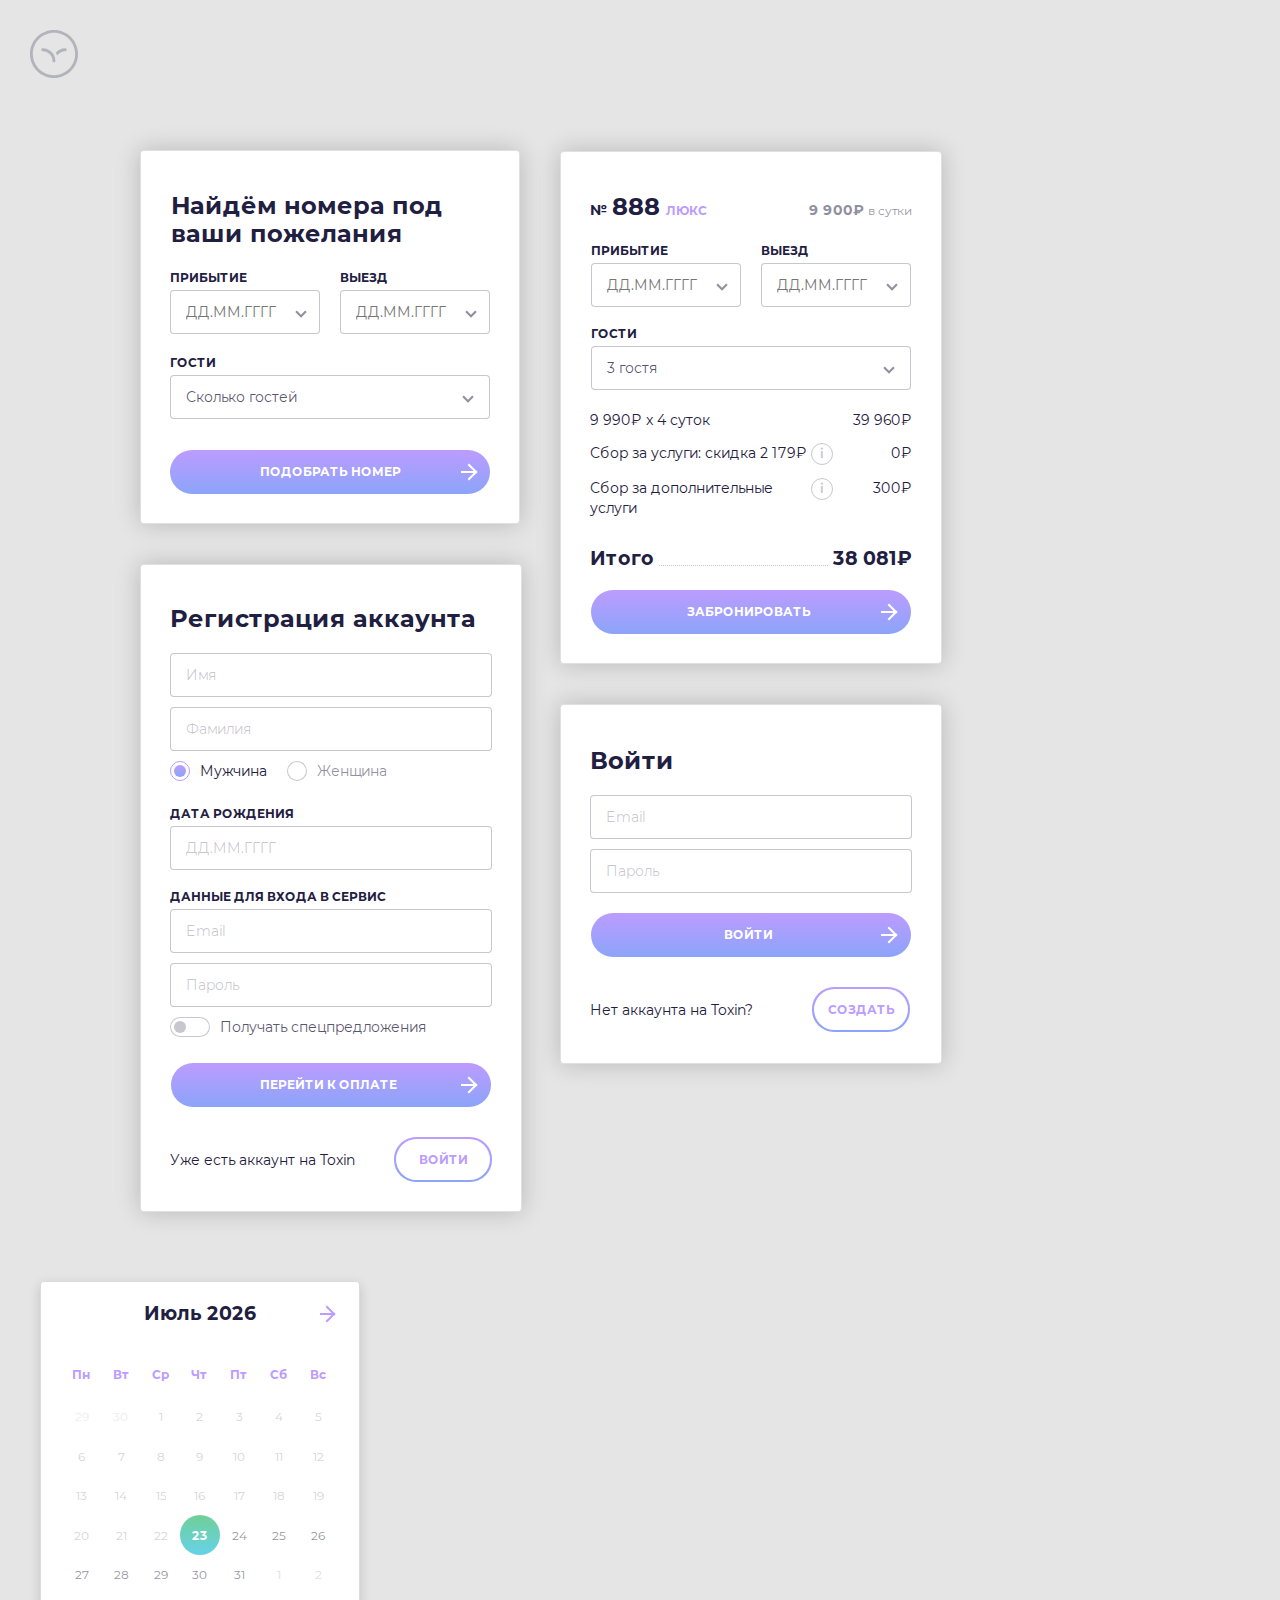
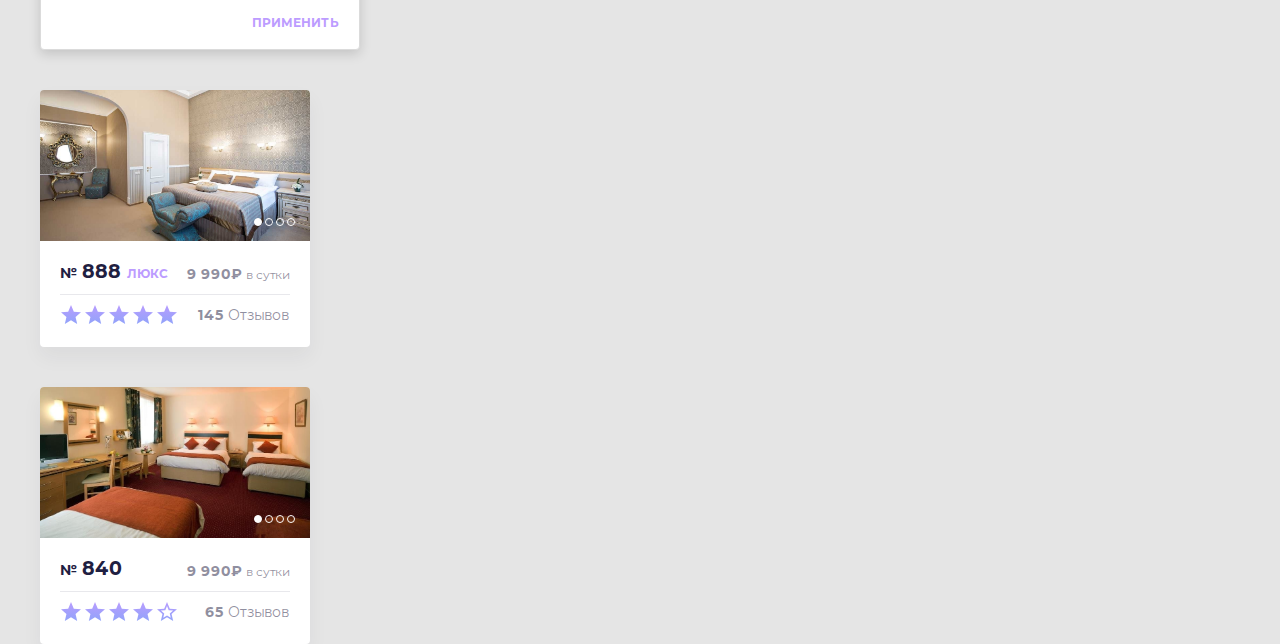
<file: cards.html>
<!doctype html><html class="cards" lang="ru"><head><meta charset="UTF-8"><meta name="viewport" content="width=device-width,initial-scale=1"><meta name="keywords" content="Cards, components, MetaLamp, education"><meta name="description" content="Компоненты карточек для сайта Toxin"><link rel="mask-icon" href="assets/images/logo.svg" color="#BC9CFF"><title>Cards</title><link rel="shortcut icon" href="assets/favicon.ico"><link rel="icon" type="image/png" sizes="16x16" href="assets/favicon-16x16.png"><link rel="icon" type="image/png" sizes="32x32" href="assets/favicon-32x32.png"><link rel="icon" type="image/png" sizes="48x48" href="assets/favicon-48x48.png"><link rel="manifest" href="assets/manifest.json"><meta name="mobile-web-app-capable" content="yes"><meta name="theme-color" content="#fff"><meta name="application-name" content="fsd-layout"><link rel="apple-touch-icon" sizes="57x57" href="assets/apple-touch-icon-57x57.png"><link rel="apple-touch-icon" sizes="60x60" href="assets/apple-touch-icon-60x60.png"><link rel="apple-touch-icon" sizes="72x72" href="assets/apple-touch-icon-72x72.png"><link rel="apple-touch-icon" sizes="76x76" href="assets/apple-touch-icon-76x76.png"><link rel="apple-touch-icon" sizes="114x114" href="assets/apple-touch-icon-114x114.png"><link rel="apple-touch-icon" sizes="120x120" href="assets/apple-touch-icon-120x120.png"><link rel="apple-touch-icon" sizes="144x144" href="assets/apple-touch-icon-144x144.png"><link rel="apple-touch-icon" sizes="152x152" href="assets/apple-touch-icon-152x152.png"><link rel="apple-touch-icon" sizes="167x167" href="assets/apple-touch-icon-167x167.png"><link rel="apple-touch-icon" sizes="180x180" href="assets/apple-touch-icon-180x180.png"><link rel="apple-touch-icon" sizes="1024x1024" href="assets/apple-touch-icon-1024x1024.png"><meta name="apple-mobile-web-app-capable" content="yes"><meta name="apple-mobile-web-app-status-bar-style" content="black-translucent"><meta name="apple-mobile-web-app-title" content="fsd-layout"><link rel="apple-touch-startup-image" media="(device-width: 320px) and (device-height: 568px) and (-webkit-device-pixel-ratio: 2) and (orientation: portrait)" href="assets/apple-touch-startup-image-640x1136.png"><link rel="apple-touch-startup-image" media="(device-width: 375px) and (device-height: 667px) and (-webkit-device-pixel-ratio: 2) and (orientation: portrait)" href="assets/apple-touch-startup-image-750x1334.png"><link rel="apple-touch-startup-image" media="(device-width: 414px) and (device-height: 896px) and (-webkit-device-pixel-ratio: 2) and (orientation: portrait)" href="assets/apple-touch-startup-image-828x1792.png"><link rel="apple-touch-startup-image" media="(device-width: 375px) and (device-height: 812px) and (-webkit-device-pixel-ratio: 3) and (orientation: portrait)" href="assets/apple-touch-startup-image-1125x2436.png"><link rel="apple-touch-startup-image" media="(device-width: 414px) and (device-height: 736px) and (-webkit-device-pixel-ratio: 3) and (orientation: portrait)" href="assets/apple-touch-startup-image-1242x2208.png"><link rel="apple-touch-startup-image" media="(device-width: 414px) and (device-height: 896px) and (-webkit-device-pixel-ratio: 3) and (orientation: portrait)" href="assets/apple-touch-startup-image-1242x2688.png"><link rel="apple-touch-startup-image" media="(device-width: 768px) and (device-height: 1024px) and (-webkit-device-pixel-ratio: 2) and (orientation: portrait)" href="assets/apple-touch-startup-image-1536x2048.png"><link rel="apple-touch-startup-image" media="(device-width: 834px) and (device-height: 1112px) and (-webkit-device-pixel-ratio: 2) and (orientation: portrait)" href="assets/apple-touch-startup-image-1668x2224.png"><link rel="apple-touch-startup-image" media="(device-width: 834px) and (device-height: 1194px) and (-webkit-device-pixel-ratio: 2) and (orientation: portrait)" href="assets/apple-touch-startup-image-1668x2388.png"><link rel="apple-touch-startup-image" media="(device-width: 1024px) and (device-height: 1366px) and (-webkit-device-pixel-ratio: 2) and (orientation: portrait)" href="assets/apple-touch-startup-image-2048x2732.png"><link rel="apple-touch-startup-image" media="(device-width: 810px) and (device-height: 1080px) and (-webkit-device-pixel-ratio: 2) and (orientation: portrait)" href="assets/apple-touch-startup-image-1620x2160.png"><link rel="apple-touch-startup-image" media="(device-width: 320px) and (device-height: 568px) and (-webkit-device-pixel-ratio: 2) and (orientation: landscape)" href="assets/apple-touch-startup-image-1136x640.png"><link rel="apple-touch-startup-image" media="(device-width: 375px) and (device-height: 667px) and (-webkit-device-pixel-ratio: 2) and (orientation: landscape)" href="assets/apple-touch-startup-image-1334x750.png"><link rel="apple-touch-startup-image" media="(device-width: 414px) and (device-height: 896px) and (-webkit-device-pixel-ratio: 2) and (orientation: landscape)" href="assets/apple-touch-startup-image-1792x828.png"><link rel="apple-touch-startup-image" media="(device-width: 375px) and (device-height: 812px) and (-webkit-device-pixel-ratio: 3) and (orientation: landscape)" href="assets/apple-touch-startup-image-2436x1125.png"><link rel="apple-touch-startup-image" media="(device-width: 414px) and (device-height: 736px) and (-webkit-device-pixel-ratio: 3) and (orientation: landscape)" href="assets/apple-touch-startup-image-2208x1242.png"><link rel="apple-touch-startup-image" media="(device-width: 414px) and (device-height: 896px) and (-webkit-device-pixel-ratio: 3) and (orientation: landscape)" href="assets/apple-touch-startup-image-2688x1242.png"><link rel="apple-touch-startup-image" media="(device-width: 768px) and (device-height: 1024px) and (-webkit-device-pixel-ratio: 2) and (orientation: landscape)" href="assets/apple-touch-startup-image-2048x1536.png"><link rel="apple-touch-startup-image" media="(device-width: 834px) and (device-height: 1112px) and (-webkit-device-pixel-ratio: 2) and (orientation: landscape)" href="assets/apple-touch-startup-image-2224x1668.png"><link rel="apple-touch-startup-image" media="(device-width: 834px) and (device-height: 1194px) and (-webkit-device-pixel-ratio: 2) and (orientation: landscape)" href="assets/apple-touch-startup-image-2388x1668.png"><link rel="apple-touch-startup-image" media="(device-width: 1024px) and (device-height: 1366px) and (-webkit-device-pixel-ratio: 2) and (orientation: landscape)" href="assets/apple-touch-startup-image-2732x2048.png"><link rel="apple-touch-startup-image" media="(device-width: 810px) and (device-height: 1080px) and (-webkit-device-pixel-ratio: 2) and (orientation: landscape)" href="assets/apple-touch-startup-image-2160x1620.png"><link rel="icon" type="image/png" sizes="228x228" href="assets/coast-228x228.png"><meta name="msapplication-TileColor" content="#fff"><meta name="msapplication-TileImage" content="assets/mstile-144x144.png"><meta name="msapplication-config" content="assets/browserconfig.xml"><link rel="yandex-tableau-widget" href="assets/yandex-browser-manifest.json"><script defer="defer" src="cards.js"></script><link href="cards.css" rel="stylesheet"></head><body class="cards__body"><div class="cards__container"><div class="cards__logo-container"><a class="logo" href="index.html"><div class="logo__icon"></div></a></div><div class="cards__wrapper"><div class="cards__left-block"><div class="search-card"><h1 class="search-card__title">Найдём номера под ваши пожелания</h1><form class="search-card__form"><div class="search-card__wrapper"><div class="search-card__date-dropdown-container"><div class="date-dropdown js-date-dropdown"><input class="date-dropdown__input js-date-dropdown__input" data-range="true" data-multiple-dates-separator=" - " data-position="bottom left"><div class="date-dropdown__wrapper-from"><h3 class="date-dropdown__title">Прибытие</h3><div class="date-dropdown__input-wrapper-from"><div class="date-dropdown__arrow"></div><input class="date-dropdown__input-from js-date-dropdown__input-from" placeholder="дд.мм.гггг" readonly="readonly"></div></div><div class="date-dropdown__wrapper-to"><h3 class="date-dropdown__title">Выезд</h3><div class="date-dropdown__input-wrapper-to"><div class="date-dropdown__arrow"></div><input class="date-dropdown__input-to js-date-dropdown__input-to" placeholder="дд.мм.гггг" readonly="readonly"></div></div></div></div><div class="search-card__guests-dropdown-container"><div class="dropdown js-dropdown"><h3 class="dropdown__title">Гости</h3><div class="dropdown__wrapper js-dropdown__wrapper dropdown__wrapper_guests js-dropdown__wrapper_guests"><div class="dropdown__selection-container js-dropdown__selection-container"><input class="dropdown__selection js-dropdown__selection" readonly="readonly"><div class="dropdown__arrow-container"><span class="dropdown__arrow"></span></div></div><div class="dropdown__menu js-dropdown__menu"><div class="dropdown__option js-dropdown__option" data-id="1"><span class="dropdown__item">Взрослые</span></div><div class="dropdown__option js-dropdown__option" data-id="2"><span class="dropdown__item">Дети</span></div><div class="dropdown__option js-dropdown__option" data-id="3"><span class="dropdown__item">Младенцы</span></div><div class="dropdown__buttons-container"><span class="dropdown__clear-button js-dropdown__clear-button"><div class="button"><button class="button__base button__base_borderless" type="button"><span class="button__text">Очистить</span></button></div></span><span class="dropdown__apply-button js-dropdown__apply-button"><div class="button"><button class="button__base button__base_borderless" type="button"><span class="button__text">Применить</span></button></div></span></div></div></div></div></div><div class="search-card__long-button-container"><div class="button"><div class="button__base button__base_long_link"><a class="button__link" href="search-room.html"><span class="button__text-container"><span class="button__text">Подобрать номер</span></span><span class="button__arrow"></span></a></div></div></div></div></form></div><div class="cards__registration-block-container"><div class="registration-card js-registration-card"><h1 class="registration-card__title">Регистрация аккаунта</h1><div class="registration-card__wrapper"><form class="registration-card__form"><div class="registration-card__username-inputs-container"><div class="registration-card__username-input-wrapper"><div class="text-field"><input class="text-field__input" placeholder="Имя"></div></div><div class="registration-card__username-input-wrapper"><div class="text-field"><input class="text-field__input" placeholder="Фамилия"></div></div></div><div class="registration-card__radio-buttons-container"><div class="radio-buttons"><label class="radio-buttons__label"><input class="radio-buttons__input" type="radio" name="name" checked="checked"><span class="radio-buttons__custom-input"></span><span class="radio-buttons__text">Мужчина</span></label><label class="radio-buttons__label"><input class="radio-buttons__input" type="radio" name="name"><span class="radio-buttons__custom-input"></span><span class="radio-buttons__text">Женщина</span></label></div></div><div class="registration-card__date-input-container"><div class="masked-text-field"><h3 class="masked-text-field__title">Дата рождения</h3><input class="masked-text-field__input js-masked-text-field__input" placeholder="ДД.ММ.ГГГГ"></div></div><div class="registration-card__entry-data-container"><div class="registration-card__data-title">Данные для входа в сервис</div><div class="registration-card__entry-data-inputs-container"><div class="registration-card__entry-data-input-wrapper"><div class="text-field"><input class="text-field__input" type="email" placeholder="Email"></div></div><div class="registration-card__entry-data-input-wrapper"><div class="text-field"><input class="text-field__input" type="password" placeholder="Пароль"></div></div></div></div><div class="registration-card__toggle-button-container"><label class="toggle-button"><input class="toggle-button__input" type="checkbox"><span class="toggle-button__custom-input"></span><span class="toggle-button__text">Получать спецпредложения</span></label></div><div class="registration-card__long-button-container"><div class="button"><div class="button__base button__base_long"><button class="button__item" type="submit"><span class="button__text-container"><span class="button__text">Перейти к оплате</span></span><span class="button__arrow"></span></button></div></div></div><div class="registration-card__login-container"><div class="registration-card__login-text">Уже есть аккаунт на Toxin</div><div class="button"><a class="button__base button__base_unfilled button__base_size_l" href="sign-in.html"><span class="button__background">Войти</span></a></div></div></form></div></div></div></div><div class="cards__central-block"><div class="block"><div class="reserve-card"><div class="reserve-card__wrapper"><form class="reserve-card__form"><div class="reserve-card__number-and-price-container"><h1 class="reserve-card__number-symbol">№<span class="reserve-card__room-number"> 888</span><span class="reserve-card__lux-mark"><div class="button"><button class="button__base button__base_borderless" type="button"><span class="button__text">Люкс</span></button></div></span></h1><span class="reserve-card__price">9 900<span class="reserve-card__currency">&#8381;</span><span class="reserve-card__time-interval"> в сутки</span></span></div><div class="reserve-card__date-dropdown-container"><div class="date-dropdown js-date-dropdown"><input class="date-dropdown__input js-date-dropdown__input" data-range="true" data-multiple-dates-separator=" - " data-position="bottom left" data-from="2023, 8, 15" data-to="2023, 8, 19"><div class="date-dropdown__wrapper-from"><h3 class="date-dropdown__title">Прибытие</h3><div class="date-dropdown__input-wrapper-from"><div class="date-dropdown__arrow"></div><input class="date-dropdown__input-from js-date-dropdown__input-from" placeholder="дд.мм.гггг" readonly="readonly"></div></div><div class="date-dropdown__wrapper-to"><h3 class="date-dropdown__title">Выезд</h3><div class="date-dropdown__input-wrapper-to"><div class="date-dropdown__arrow"></div><input class="date-dropdown__input-to js-date-dropdown__input-to" placeholder="дд.мм.гггг" readonly="readonly"></div></div></div></div><div class="reserve-card__guests-dropdown-container"><div class="dropdown js-dropdown"><h3 class="dropdown__title">Гости</h3><div class="dropdown__wrapper js-dropdown__wrapper dropdown__wrapper_guests js-dropdown__wrapper_guests" data-clicks="[2,1]" data-buttons="[0,1]"><div class="dropdown__selection-container js-dropdown__selection-container"><input class="dropdown__selection js-dropdown__selection" readonly="readonly"><div class="dropdown__arrow-container"><span class="dropdown__arrow"></span></div></div><div class="dropdown__menu js-dropdown__menu"><div class="dropdown__option js-dropdown__option" data-id="1"><span class="dropdown__item">Взрослые</span></div><div class="dropdown__option js-dropdown__option" data-id="2"><span class="dropdown__item">Дети</span></div><div class="dropdown__option js-dropdown__option" data-id="3"><span class="dropdown__item">Младенцы</span></div><div class="dropdown__buttons-container"><span class="dropdown__clear-button js-dropdown__clear-button"><div class="button"><button class="button__base button__base_borderless" type="button"><span class="button__text">Очистить</span></button></div></span><span class="dropdown__apply-button js-dropdown__apply-button"><div class="button"><button class="button__base button__base_borderless" type="button"><span class="button__text">Применить</span></button></div></span></div></div></div></div></div><div class="reserve-card__price-block"><div class="reserve-card__sum"><div class="reserve-card__sum-description"><span class="reserve-card__sum-text">9 990₽ x 4 суток</span></div><span class="reserve-card__service-sum">39 960<span class="reserve-card__currency">&#8381;</span></span></div><div class="reserve-card__sum"><div class="reserve-card__sum-description"><span class="reserve-card__sum-text">Сбор за услуги: скидка 2 179₽</span><div class="reserve-card__information-icon-container"><div class="reserve-card__information-tooltip">Подробнее в разделе:<a class="reserve-card__information-tooltip-link" href="/mock-address/change-me" target="_blank"> Договор&nbsp;по&nbsp;оказанию&nbsp;услуг</a></div></div></div><span class="reserve-card__service-sum">0<span class="reserve-card__currency">&#8381;</span></span></div><div class="reserve-card__sum"><div class="reserve-card__sum-description"><span class="reserve-card__sum-text">Сбор за дополнительные услуги</span><div class="reserve-card__information-icon-container"><div class="reserve-card__information-tooltip">Подробнее в разделе:<a class="reserve-card__information-tooltip-link" href="/mock-address/change-me" target="_blank"> Договор&nbsp;по&nbsp;оказанию&nbsp;услуг</a></div></div></div><span class="reserve-card__service-sum">300<span class="reserve-card__currency">&#8381;</span></span></div></div><div class="reserve-card__total-sum-block"><span class="reserve-card__total-text">Итого</span><span class="reserve-card__dotted-border"></span><span class="reserve-card__total-sum"> 38 081<span class="reserve-card__currency">&#8381;</span></span></div><div class="reserve-card__button-container"><div class="button"><div class="button__base button__base_long"><button class="button__item" type="submit"><span class="button__text-container"><span class="button__text">Забронировать</span></span><span class="button__arrow"></span></button></div></div></div></form></div></div></div><div class="block"><div class="cards__sign-in-block-container"><div class="sign-in-card"><h1 class="sign-in-card__title">Войти</h1><div class="sign-in-card__wrapper"><form class="sign-in-card__form"><div class="sign-in-card__inputs-container"><div class="sign-in-card__input-wrapper"><div class="text-field"><input class="text-field__input" type="email" placeholder="Email"></div></div><div class="sign-in-card__input-wrapper"><div class="text-field"><input class="text-field__input" type="password" placeholder="Пароль"></div></div></div><div class="sign-in-card__long-button-wrapper"><div class="button"><div class="button__base button__base_long"><button class="button__item" type="submit"><span class="button__text-container"><span class="button__text">Войти</span></span><span class="button__arrow"></span></button></div></div></div><div class="sign-in-card__registration-wrapper"><div class="sign-in-card__registration-text">Нет аккаунта на Toxin?</div><div class="button"><a class="button__base button__base_unfilled button__base_size_l" href="registration.html"><span class="button__background">Создать</span></a></div></div></form></div></div></div></div></div><div class="cards__right-block"><div class="cards__date-dropdown-container"><div class="filter-date-dropdown js-filter-date-dropdown"><div class="filter-date-dropdown__input-container filter-date-dropdown__input-container_hidden"><div class="filter-date-dropdown__arrow"></div><input class="filter-date-dropdown__input js-filter-date-dropdown__input js-filter-date-dropdown__input_opened" data-multiple-dates-separator=" - " placeholder="Выберите даты" data-from="2023, 8, 19" data-to="2023, 8, 23" readonly="readonly"></div></div></div><div class="cards__room-cards-container"><div class="room-card js-room-card"><div class="room-card__image-container"><div class="room-card__slider js-room-card__slider"><img class="room-card__image" src="assets/images/room-photo-1.jpg" alt="Room photo"><img class="room-card__image" src="assets/images/room-photo-1.jpg" alt="Room photo"><img class="room-card__image" src="assets/images/room-photo-1.jpg" alt="Room photo"><img class="room-card__image" src="assets/images/room-photo-1.jpg" alt="Room photo"></div></div><div class="room-card__information"><div class="room-card__room-number-container"><span class="room-card__number-symbol"></span><span class="room-card__room-number"> 888</span><div class="room-card__lux-mark"><div class="button"><button class="button__base button__base_borderless" type="button"><span class="button__text">Люкс</span></button></div></div></div><div class="room-card__price-container"><span class="room-card__price">9 990<span class="room-card__currency">&#8381;</span><span class="room-card__time-interval"> в сутки</span></span></div></div><div class="room-card__rate"><div class="rate-button"><div class="rate-button__stars-group"><input class="rate-button__radio" type="radio" name="0.826665032669091" value="1" checked="checked"><input class="rate-button__radio" type="radio" name="0.826665032669091" value="2"><input class="rate-button__radio" type="radio" name="0.826665032669091" value="3"><input class="rate-button__radio" type="radio" name="0.826665032669091" value="4"><input class="rate-button__radio" type="radio" name="0.826665032669091" value="5"></div></div><div class="room-card__reviews-number">145<span class="room-card__reviews-number-text"> Отзывов</span></div></div></div><div class="room-card js-room-card"><div class="room-card__image-container"><div class="room-card__slider js-room-card__slider"><img class="room-card__image" src="assets/images/room-photo-2.jpg" alt="Room photo"><img class="room-card__image" src="assets/images/room-photo-2.jpg" alt="Room photo"><img class="room-card__image" src="assets/images/room-photo-2.jpg" alt="Room photo"><img class="room-card__image" src="assets/images/room-photo-2.jpg" alt="Room photo"></div></div><div class="room-card__information"><div class="room-card__room-number-container"><span class="room-card__number-symbol"></span><span class="room-card__room-number"> 840</span></div><div class="room-card__price-container"><span class="room-card__price">9 990<span class="room-card__currency">&#8381;</span><span class="room-card__time-interval"> в сутки</span></span></div></div><div class="room-card__rate"><div class="rate-button"><div class="rate-button__stars-group"><input class="rate-button__radio" type="radio" name="0.5959586703124038" value="1"><input class="rate-button__radio" type="radio" name="0.5959586703124038" value="2" checked="checked"><input class="rate-button__radio" type="radio" name="0.5959586703124038" value="3"><input class="rate-button__radio" type="radio" name="0.5959586703124038" value="4"><input class="rate-button__radio" type="radio" name="0.5959586703124038" value="5"></div></div><div class="room-card__reviews-number">65<span class="room-card__reviews-number-text"> Отзывов</span></div></div></div></div></div></div></div></body></html>
</file>
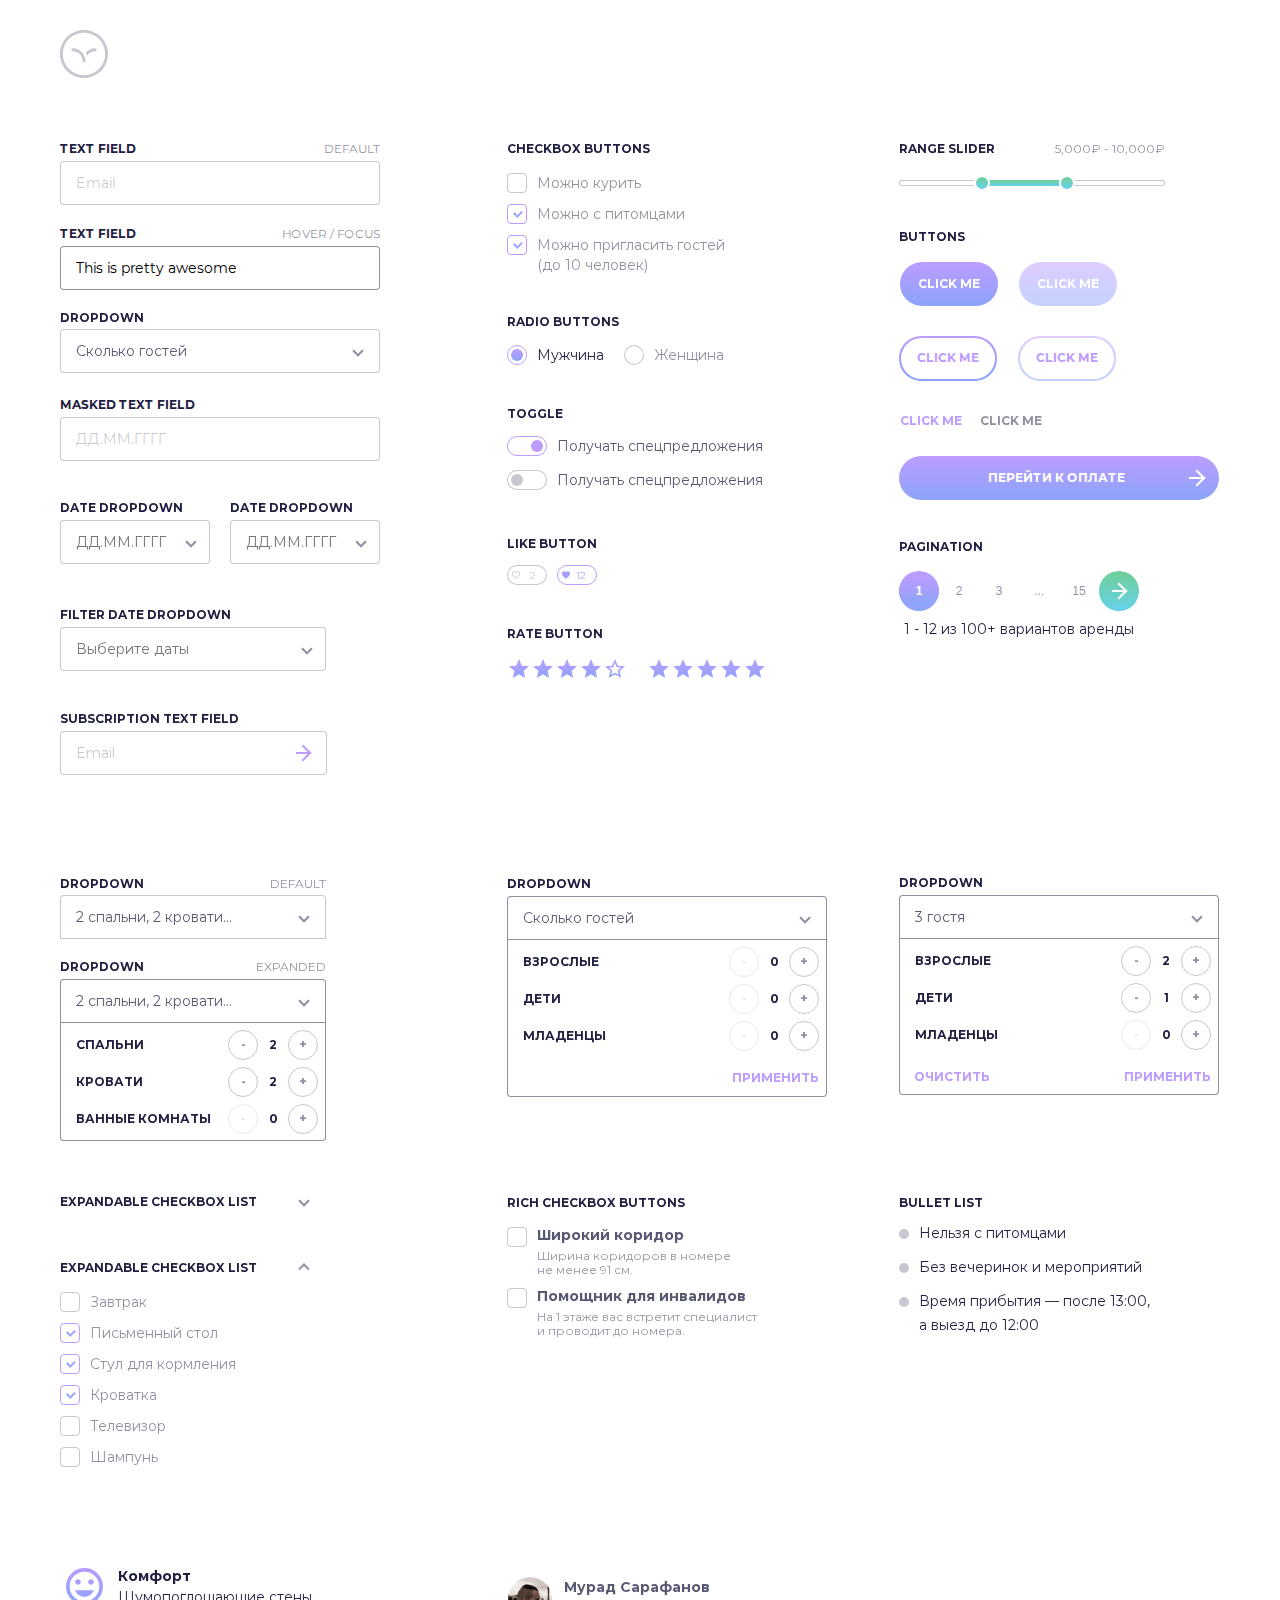
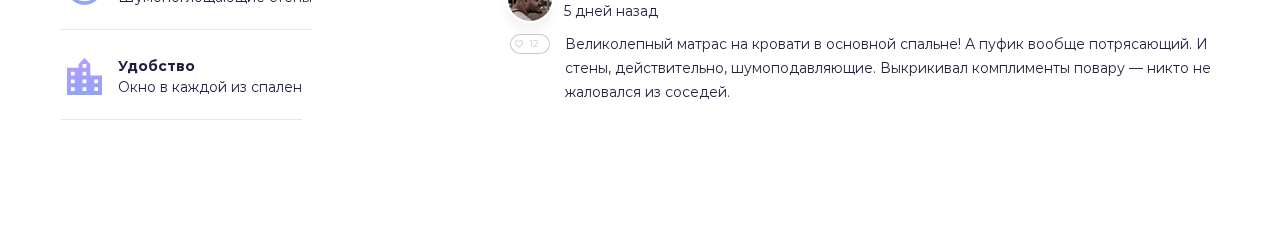
<file: form-elements.html>
<!doctype html><html class="form-elements" lang="ru"><head><meta charset="UTF-8"><meta name="viewport" content="width=device-width,initial-scale=1"><meta name="keywords" content="Form Elements, components, MetaLamp, education"><meta name="description" content="Компоненты формы для сайта Toxin"><link rel="mask-icon" href="assets/images/logo.svg" color="#BC9CFF"><title>Form Elements</title><link rel="shortcut icon" href="assets/favicon.ico"><link rel="icon" type="image/png" sizes="16x16" href="assets/favicon-16x16.png"><link rel="icon" type="image/png" sizes="32x32" href="assets/favicon-32x32.png"><link rel="icon" type="image/png" sizes="48x48" href="assets/favicon-48x48.png"><link rel="manifest" href="assets/manifest.json"><meta name="mobile-web-app-capable" content="yes"><meta name="theme-color" content="#fff"><meta name="application-name" content="fsd-layout"><link rel="apple-touch-icon" sizes="57x57" href="assets/apple-touch-icon-57x57.png"><link rel="apple-touch-icon" sizes="60x60" href="assets/apple-touch-icon-60x60.png"><link rel="apple-touch-icon" sizes="72x72" href="assets/apple-touch-icon-72x72.png"><link rel="apple-touch-icon" sizes="76x76" href="assets/apple-touch-icon-76x76.png"><link rel="apple-touch-icon" sizes="114x114" href="assets/apple-touch-icon-114x114.png"><link rel="apple-touch-icon" sizes="120x120" href="assets/apple-touch-icon-120x120.png"><link rel="apple-touch-icon" sizes="144x144" href="assets/apple-touch-icon-144x144.png"><link rel="apple-touch-icon" sizes="152x152" href="assets/apple-touch-icon-152x152.png"><link rel="apple-touch-icon" sizes="167x167" href="assets/apple-touch-icon-167x167.png"><link rel="apple-touch-icon" sizes="180x180" href="assets/apple-touch-icon-180x180.png"><link rel="apple-touch-icon" sizes="1024x1024" href="assets/apple-touch-icon-1024x1024.png"><meta name="apple-mobile-web-app-capable" content="yes"><meta name="apple-mobile-web-app-status-bar-style" content="black-translucent"><meta name="apple-mobile-web-app-title" content="fsd-layout"><link rel="apple-touch-startup-image" media="(device-width: 320px) and (device-height: 568px) and (-webkit-device-pixel-ratio: 2) and (orientation: portrait)" href="assets/apple-touch-startup-image-640x1136.png"><link rel="apple-touch-startup-image" media="(device-width: 375px) and (device-height: 667px) and (-webkit-device-pixel-ratio: 2) and (orientation: portrait)" href="assets/apple-touch-startup-image-750x1334.png"><link rel="apple-touch-startup-image" media="(device-width: 414px) and (device-height: 896px) and (-webkit-device-pixel-ratio: 2) and (orientation: portrait)" href="assets/apple-touch-startup-image-828x1792.png"><link rel="apple-touch-startup-image" media="(device-width: 375px) and (device-height: 812px) and (-webkit-device-pixel-ratio: 3) and (orientation: portrait)" href="assets/apple-touch-startup-image-1125x2436.png"><link rel="apple-touch-startup-image" media="(device-width: 414px) and (device-height: 736px) and (-webkit-device-pixel-ratio: 3) and (orientation: portrait)" href="assets/apple-touch-startup-image-1242x2208.png"><link rel="apple-touch-startup-image" media="(device-width: 414px) and (device-height: 896px) and (-webkit-device-pixel-ratio: 3) and (orientation: portrait)" href="assets/apple-touch-startup-image-1242x2688.png"><link rel="apple-touch-startup-image" media="(device-width: 768px) and (device-height: 1024px) and (-webkit-device-pixel-ratio: 2) and (orientation: portrait)" href="assets/apple-touch-startup-image-1536x2048.png"><link rel="apple-touch-startup-image" media="(device-width: 834px) and (device-height: 1112px) and (-webkit-device-pixel-ratio: 2) and (orientation: portrait)" href="assets/apple-touch-startup-image-1668x2224.png"><link rel="apple-touch-startup-image" media="(device-width: 834px) and (device-height: 1194px) and (-webkit-device-pixel-ratio: 2) and (orientation: portrait)" href="assets/apple-touch-startup-image-1668x2388.png"><link rel="apple-touch-startup-image" media="(device-width: 1024px) and (device-height: 1366px) and (-webkit-device-pixel-ratio: 2) and (orientation: portrait)" href="assets/apple-touch-startup-image-2048x2732.png"><link rel="apple-touch-startup-image" media="(device-width: 810px) and (device-height: 1080px) and (-webkit-device-pixel-ratio: 2) and (orientation: portrait)" href="assets/apple-touch-startup-image-1620x2160.png"><link rel="apple-touch-startup-image" media="(device-width: 320px) and (device-height: 568px) and (-webkit-device-pixel-ratio: 2) and (orientation: landscape)" href="assets/apple-touch-startup-image-1136x640.png"><link rel="apple-touch-startup-image" media="(device-width: 375px) and (device-height: 667px) and (-webkit-device-pixel-ratio: 2) and (orientation: landscape)" href="assets/apple-touch-startup-image-1334x750.png"><link rel="apple-touch-startup-image" media="(device-width: 414px) and (device-height: 896px) and (-webkit-device-pixel-ratio: 2) and (orientation: landscape)" href="assets/apple-touch-startup-image-1792x828.png"><link rel="apple-touch-startup-image" media="(device-width: 375px) and (device-height: 812px) and (-webkit-device-pixel-ratio: 3) and (orientation: landscape)" href="assets/apple-touch-startup-image-2436x1125.png"><link rel="apple-touch-startup-image" media="(device-width: 414px) and (device-height: 736px) and (-webkit-device-pixel-ratio: 3) and (orientation: landscape)" href="assets/apple-touch-startup-image-2208x1242.png"><link rel="apple-touch-startup-image" media="(device-width: 414px) and (device-height: 896px) and (-webkit-device-pixel-ratio: 3) and (orientation: landscape)" href="assets/apple-touch-startup-image-2688x1242.png"><link rel="apple-touch-startup-image" media="(device-width: 768px) and (device-height: 1024px) and (-webkit-device-pixel-ratio: 2) and (orientation: landscape)" href="assets/apple-touch-startup-image-2048x1536.png"><link rel="apple-touch-startup-image" media="(device-width: 834px) and (device-height: 1112px) and (-webkit-device-pixel-ratio: 2) and (orientation: landscape)" href="assets/apple-touch-startup-image-2224x1668.png"><link rel="apple-touch-startup-image" media="(device-width: 834px) and (device-height: 1194px) and (-webkit-device-pixel-ratio: 2) and (orientation: landscape)" href="assets/apple-touch-startup-image-2388x1668.png"><link rel="apple-touch-startup-image" media="(device-width: 1024px) and (device-height: 1366px) and (-webkit-device-pixel-ratio: 2) and (orientation: landscape)" href="assets/apple-touch-startup-image-2732x2048.png"><link rel="apple-touch-startup-image" media="(device-width: 810px) and (device-height: 1080px) and (-webkit-device-pixel-ratio: 2) and (orientation: landscape)" href="assets/apple-touch-startup-image-2160x1620.png"><link rel="icon" type="image/png" sizes="228x228" href="assets/coast-228x228.png"><meta name="msapplication-TileColor" content="#fff"><meta name="msapplication-TileImage" content="assets/mstile-144x144.png"><meta name="msapplication-config" content="assets/browserconfig.xml"><link rel="yandex-tableau-widget" href="assets/yandex-browser-manifest.json"><script defer="defer" src="form-elements.js"></script><link href="form-elements.css" rel="stylesheet"></head><body class="form-elements__body"><div class="form-elements__container"><div class="form-elements__logo-container"><a class="logo" href="index.html"><div class="logo__icon"></div></a></div><div class="form-elements__wrapper"><div class="form-elements__left-block"><div class="form-elements__first-text-field"><div class="element-description"><h3 class="element-description__title">Text field</h3><span class="element-description__status">Default</span></div><div class="text-field"><input class="text-field__input" type="email" placeholder="Email"></div></div><div class="form-elements__second-text-field"><div class="element-description"><h3 class="element-description__title">Text field</h3><span class="element-description__status">Hover / Focus</span></div><div class="text-field"><input class="text-field__input" type="email" placeholder="Email" value="This is pretty awesome" autofocus></div></div><div class="form-elements__dropdown-first-container"><div class="dropdown js-dropdown"><h3 class="dropdown__title">Dropdown</h3><div class="dropdown__wrapper js-dropdown__wrapper dropdown__wrapper_guests js-dropdown__wrapper_guests"><div class="dropdown__selection-container js-dropdown__selection-container"><input class="dropdown__selection js-dropdown__selection" readonly="readonly"><div class="dropdown__arrow-container"><span class="dropdown__arrow"></span></div></div><div class="dropdown__menu js-dropdown__menu"><div class="dropdown__option js-dropdown__option" data-id="1"><span class="dropdown__item">Взрослые</span></div><div class="dropdown__option js-dropdown__option" data-id="2"><span class="dropdown__item">Дети</span></div><div class="dropdown__option js-dropdown__option" data-id="3"><span class="dropdown__item">Младенцы</span></div><div class="dropdown__buttons-container"><span class="dropdown__clear-button js-dropdown__clear-button"><div class="button"><button class="button__base button__base_borderless" type="button"><span class="button__text">Очистить</span></button></div></span><span class="dropdown__apply-button js-dropdown__apply-button"><div class="button"><button class="button__base button__base_borderless" type="button"><span class="button__text">Применить</span></button></div></span></div></div></div></div></div><div class="form-elements__masked-text-field-container"><div class="masked-text-field"><h3 class="masked-text-field__title">Masked text field</h3><input class="masked-text-field__input js-masked-text-field__input" placeholder="ДД.ММ.ГГГГ"></div></div><div class="form-elements__date-dropdown-container"><div class="date-dropdown js-date-dropdown"><input class="date-dropdown__input js-date-dropdown__input" data-range="true" data-multiple-dates-separator=" - " data-position="bottom left" data-from="2023, 8, 15" data-to="2023, 8, 19"><div class="date-dropdown__wrapper-from"><h3 class="date-dropdown__title">Date dropdown</h3><div class="date-dropdown__input-wrapper-from"><div class="date-dropdown__arrow"></div><input class="date-dropdown__input-from js-date-dropdown__input-from" placeholder="дд.мм.гггг" data-from-empty="true" readonly="readonly"></div></div><div class="date-dropdown__wrapper-to"><h3 class="date-dropdown__title">Date dropdown</h3><div class="date-dropdown__input-wrapper-to"><div class="date-dropdown__arrow"></div><input class="date-dropdown__input-to js-date-dropdown__input-to" placeholder="дд.мм.гггг" data-from-empty="true" readonly="readonly"></div></div></div></div><div class="form-elements__filter-date-dropdown-container"><div class="filter-date-dropdown js-filter-date-dropdown"><h3 class="filter-date-dropdown__title">Filter date dropdown</h3><div class="filter-date-dropdown__input-container"><div class="filter-date-dropdown__arrow"></div><input class="filter-date-dropdown__input js-filter-date-dropdown__input" data-multiple-dates-separator=" - " placeholder="Выберите даты" data-from="2023, 8, 19" data-to="2023, 8, 23" readonly="readonly"></div></div></div><div class="form-elements__subscription-text-field-container"><div class="subscription-text-field"><h3 class="subscription-text-field__title">Subscription text field</h3><div class="subscription-text-field__input-container"><button class="subscription-text-field__button" type="submit"><span class="subscription-text-field__arrow"></span></button><input class="subscription-text-field__input" type="email" placeholder="Email"></div></div></div><div class="form-elements__dropdown-second-container"><div class="element-description"><h3 class="element-description__title">Dropdown</h3><span class="element-description__status">Default</span></div><div class="dropdown js-dropdown"><div class="dropdown__wrapper js-dropdown__wrapper dropdown__wrapper_conveniences js-dropdown__wrapper_conveniences dropdown__wrapper_size_s" data-clicks="[2,2]" data-buttons="[0,1]"><div class="dropdown__selection-container js-dropdown__selection-container"><input class="dropdown__selection js-dropdown__selection" readonly="readonly"><div class="dropdown__arrow-container"><span class="dropdown__arrow"></span></div></div><div class="dropdown__menu js-dropdown__menu"><div class="dropdown__option js-dropdown__option" data-id="1"><span class="dropdown__item">Спальни</span></div><div class="dropdown__option js-dropdown__option" data-id="2"><span class="dropdown__item">Кровати</span></div><div class="dropdown__option js-dropdown__option" data-id="3"><span class="dropdown__item">Ванные комнаты</span></div></div></div></div></div><div class="form-elements__dropdown-third-container"><div class="element-description"><h3 class="element-description__title">Dropdown</h3><span class="element-description__status">Expanded</span></div><div class="dropdown js-dropdown"><div class="dropdown__wrapper js-dropdown__wrapper dropdown__wrapper_opened dropdown__wrapper_conveniences js-dropdown__wrapper_conveniences dropdown__wrapper_size_s" data-clicks="[2,2]" data-buttons="[0,1]"><div class="dropdown__selection-container js-dropdown__selection-container"><input class="dropdown__selection js-dropdown__selection" readonly="readonly"><div class="dropdown__arrow-container"><span class="dropdown__arrow"></span></div></div><div class="dropdown__menu js-dropdown__menu"><div class="dropdown__option js-dropdown__option" data-id="1"><span class="dropdown__item">Спальни</span></div><div class="dropdown__option js-dropdown__option" data-id="2"><span class="dropdown__item">Кровати</span></div><div class="dropdown__option js-dropdown__option" data-id="3"><span class="dropdown__item">Ванные комнаты</span></div></div></div></div></div><div class="form-elements__checkbox-list-container"><div class="checkbox-list js-checkbox-list"><h3 class="checkbox-list__title js-checkbox-list__title checkbox-list__title_expandable js-checkbox-list__title_expandable">Expandable checkbox list<span class="checkbox-list__arrow"></span></h3><ul class="checkbox-list__list"><li class="checkbox-list__item"><div class="checkbox-button"><div class="checkbox-button__container"><label class="checkbox-button__label"><input class="checkbox-button__input" type="checkbox"><span class="checkbox-button__custom-input"></span><span class="checkbox-button__text">Завтрак</span></label></div></div></li><li class="checkbox-list__item"><div class="checkbox-button"><div class="checkbox-button__container"><label class="checkbox-button__label"><input class="checkbox-button__input" type="checkbox"><span class="checkbox-button__custom-input"></span><span class="checkbox-button__text">Письменный стол</span></label></div></div></li><li class="checkbox-list__item"><div class="checkbox-button"><div class="checkbox-button__container"><label class="checkbox-button__label"><input class="checkbox-button__input" type="checkbox"><span class="checkbox-button__custom-input"></span><span class="checkbox-button__text">Стул для кормления</span></label></div></div></li><li class="checkbox-list__item"><div class="checkbox-button"><div class="checkbox-button__container"><label class="checkbox-button__label"><input class="checkbox-button__input" type="checkbox"><span class="checkbox-button__custom-input"></span><span class="checkbox-button__text">Кроватка</span></label></div></div></li><li class="checkbox-list__item"><div class="checkbox-button"><div class="checkbox-button__container"><label class="checkbox-button__label"><input class="checkbox-button__input" type="checkbox"><span class="checkbox-button__custom-input"></span><span class="checkbox-button__text">Телевизор</span></label></div></div></li><li class="checkbox-list__item"><div class="checkbox-button"><div class="checkbox-button__container"><label class="checkbox-button__label"><input class="checkbox-button__input" type="checkbox"><span class="checkbox-button__custom-input"></span><span class="checkbox-button__text">Шампунь</span></label></div></div></li></ul></div></div><div class="form-elements__opened-checkbox-list-container"><div class="checkbox-list js-checkbox-list"><h3 class="checkbox-list__title js-checkbox-list__title checkbox-list__title_expandable js-checkbox-list__title_expandable checkbox-list__title_opened">Expandable checkbox list<span class="checkbox-list__arrow"></span></h3><ul class="checkbox-list__list"><li class="checkbox-list__item"><div class="checkbox-button"><div class="checkbox-button__container"><label class="checkbox-button__label"><input class="checkbox-button__input" type="checkbox"><span class="checkbox-button__custom-input"></span><span class="checkbox-button__text">Завтрак</span></label></div></div></li><li class="checkbox-list__item"><div class="checkbox-button"><div class="checkbox-button__container"><label class="checkbox-button__label"><input class="checkbox-button__input" type="checkbox" checked="checked"><span class="checkbox-button__custom-input"></span><span class="checkbox-button__text">Письменный стол</span></label></div></div></li><li class="checkbox-list__item"><div class="checkbox-button"><div class="checkbox-button__container"><label class="checkbox-button__label"><input class="checkbox-button__input" type="checkbox" checked="checked"><span class="checkbox-button__custom-input"></span><span class="checkbox-button__text">Стул для кормления</span></label></div></div></li><li class="checkbox-list__item"><div class="checkbox-button"><div class="checkbox-button__container"><label class="checkbox-button__label"><input class="checkbox-button__input" type="checkbox" checked="checked"><span class="checkbox-button__custom-input"></span><span class="checkbox-button__text">Кроватка</span></label></div></div></li><li class="checkbox-list__item"><div class="checkbox-button"><div class="checkbox-button__container"><label class="checkbox-button__label"><input class="checkbox-button__input" type="checkbox"><span class="checkbox-button__custom-input"></span><span class="checkbox-button__text">Телевизор</span></label></div></div></li><li class="checkbox-list__item"><div class="checkbox-button"><div class="checkbox-button__container"><label class="checkbox-button__label"><input class="checkbox-button__input" type="checkbox"><span class="checkbox-button__custom-input"></span><span class="checkbox-button__text">Шампунь</span></label></div></div></li></ul></div></div></div><div class="form-elements__central-block"><div class="form-elements__checkbox-buttons-container"><div class="checkbox-list js-checkbox-list"><h3 class="checkbox-list__title js-checkbox-list__title">Checkbox buttons</h3><ul class="checkbox-list__list"><li class="checkbox-list__item"><div class="checkbox-button"><div class="checkbox-button__container"><label class="checkbox-button__label"><input class="checkbox-button__input" type="checkbox"><span class="checkbox-button__custom-input"></span><span class="checkbox-button__text">Можно курить</span></label></div></div></li><li class="checkbox-list__item"><div class="checkbox-button"><div class="checkbox-button__container"><label class="checkbox-button__label"><input class="checkbox-button__input" type="checkbox" checked="checked"><span class="checkbox-button__custom-input"></span><span class="checkbox-button__text">Можно с питомцами</span></label></div></div></li><li class="checkbox-list__item"><div class="checkbox-button"><div class="checkbox-button__container"><label class="checkbox-button__label"><input class="checkbox-button__input" type="checkbox" checked="checked"><span class="checkbox-button__custom-input"></span><span class="checkbox-button__text">Можно пригласить гостей (до 10 человек)</span></label></div></div></li></ul></div></div><div class="form-elements__radio-buttons-container"><div class="form-elements__radio-buttons-description-container"><div class="element-description"><h3 class="element-description__title">Radio buttons</h3><span class="element-description__status"></span></div></div><div class="radio-buttons"><label class="radio-buttons__label"><input class="radio-buttons__input" type="radio" name="name" checked="checked"><span class="radio-buttons__custom-input"></span><span class="radio-buttons__text">Мужчина</span></label><label class="radio-buttons__label"><input class="radio-buttons__input" type="radio" name="name"><span class="radio-buttons__custom-input"></span><span class="radio-buttons__text">Женщина</span></label></div></div><div class="form-elements__toggle-buttons-container"><div class="form-elements__toggle-description-container"><div class="element-description"><h3 class="element-description__title">Toggle</h3><span class="element-description__status"></span></div></div><div class="form-elements__toggle-buttons-wrapper"><label class="toggle-button"><input class="toggle-button__input" type="checkbox" checked="checked"><span class="toggle-button__custom-input"></span><span class="toggle-button__text">Получать спецпредложения</span></label><label class="toggle-button"><input class="toggle-button__input" type="checkbox"><span class="toggle-button__custom-input"></span><span class="toggle-button__text">Получать спецпредложения</span></label></div></div><div class="form-elements__like-button-container"><div class="element-description"><h3 class="element-description__title">Like button</h3><span class="element-description__status"></span></div><div class="form-elements__like-buttons-wrapper"><div class="like-button js-like-button"><button class="like-button__button js-like-button__button"><span class="like-button__inner-container"><span class="like-button__icon js-like-button__icon"></span><span class="like-button__count js-like-button__count">2</span></span></button></div><div class="like-button js-like-button"><button class="like-button__button js-like-button__button like-button__button_liked"><span class="like-button__inner-container"><span class="like-button__icon like-button__icon_liked js-like-button__icon"></span><span class="like-button__count js-like-button__count">12</span></span></button></div></div></div><div class="form-elements__rate-buttons-container"><div class="element-description"><h3 class="element-description__title">Rate button</h3><span class="element-description__status"></span></div><div class="form-elements__rate-buttons-wrapper"><div class="rate-button"><div class="rate-button__stars-group"><input class="rate-button__radio" type="radio" name="First rate" value="1"><input class="rate-button__radio" type="radio" name="First rate" value="2" checked="checked"><input class="rate-button__radio" type="radio" name="First rate" value="3"><input class="rate-button__radio" type="radio" name="First rate" value="4"><input class="rate-button__radio" type="radio" name="First rate" value="5"></div></div><div class="rate-button"><div class="rate-button__stars-group"><input class="rate-button__radio" type="radio" name="Second rate" value="1" checked="checked"><input class="rate-button__radio" type="radio" name="Second rate" value="2"><input class="rate-button__radio" type="radio" name="Second rate" value="3"><input class="rate-button__radio" type="radio" name="Second rate" value="4"><input class="rate-button__radio" type="radio" name="Second rate" value="5"></div></div></div></div><div class="form-elements__dropdown-fourth-container"><div class="dropdown js-dropdown"><h3 class="dropdown__title">Dropdown</h3><div class="dropdown__wrapper js-dropdown__wrapper dropdown__wrapper_opened dropdown__wrapper_guests js-dropdown__wrapper_guests"><div class="dropdown__selection-container js-dropdown__selection-container"><input class="dropdown__selection js-dropdown__selection" readonly="readonly"><div class="dropdown__arrow-container"><span class="dropdown__arrow"></span></div></div><div class="dropdown__menu js-dropdown__menu"><div class="dropdown__option js-dropdown__option" data-id="1"><span class="dropdown__item">Взрослые</span></div><div class="dropdown__option js-dropdown__option" data-id="2"><span class="dropdown__item">Дети</span></div><div class="dropdown__option js-dropdown__option" data-id="3"><span class="dropdown__item">Младенцы</span></div><div class="dropdown__buttons-container"><span class="dropdown__clear-button js-dropdown__clear-button"><div class="button"><button class="button__base button__base_borderless" type="button"><span class="button__text">Очистить</span></button></div></span><span class="dropdown__apply-button js-dropdown__apply-button"><div class="button"><button class="button__base button__base_borderless" type="button"><span class="button__text">Применить</span></button></div></span></div></div></div></div></div><div class="form-elements__rich-checkbox-buttons-container"><div class="checkbox-list js-checkbox-list"><h3 class="checkbox-list__title js-checkbox-list__title">Rich checkbox buttons</h3><ul class="checkbox-list__list"><li class="checkbox-list__item"><div class="checkbox-button"><div class="checkbox-button__container"><label class="checkbox-button__label"><input class="checkbox-button__input" type="checkbox"><span class="checkbox-button__custom-input"></span><span class="checkbox-button__text-title">Широкий коридор</span></label><span class="checkbox-button__text_regular">Ширина коридоров в номере не менее 91 см.</span></div></div></li><li class="checkbox-list__item"><div class="checkbox-button"><div class="checkbox-button__container"><label class="checkbox-button__label"><input class="checkbox-button__input" type="checkbox"><span class="checkbox-button__custom-input"></span><span class="checkbox-button__text-title">Помощник для инвалидов</span></label><span class="checkbox-button__text_regular">На 1 этаже вас встретит специалист и проводит до номера.</span></div></div></li></ul></div></div></div><div class="form-elements__right-block"><div class="form-elements__range-slider-container"><div class="range-slider js-range-slider"><h3 class="range-slider__title">Range slider</h3><input class="range-slider__input js-range-slider__input" name="range-slider"></div></div><div class="form-elements__buttons-container"><div class="form-elements__buttons-description-container"><div class="element-description"><h3 class="element-description__title">Buttons</h3><span class="element-description__status"></span></div></div><div class="form-elements__filled-buttons-container"><div class="button"><a class="button__base button__base_filled"><span class="button__text">Click me</span></a></div><div class="button"><a class="button__base button__base_filled button__base_hovered"><span class="button__text">Click me</span></a></div></div><div class="form-elements__empty-buttons-container"><div class="button"><a class="button__base button__base_unfilled button__base_size_l"><span class="button__background">Click me</span></a></div><div class="button"><a class="button__base button__base_unfilled button__base_size_l button__base_hovered"><span class="button__background">Click me</span></a></div></div><div class="form-elements__text-buttons-container"><div class="button"><button class="button__base button__base_borderless" type="button"><span class="button__text">Click me</span></button></div><div class="button"><button class="button__base button__base_borderless button__base_hovered" type="button"><span class="button__text">Click me</span></button></div></div><div class="form-elements__long-button-container"><div class="button"><div class="button__base button__base_long"><button class="button__item"><span class="button__text-container"><span class="button__text">Перейти к оплате</span></span><span class="button__arrow"></span></button></div></div></div></div><div class="form-elements__pagination-container"><div class="form-elements__pagination-description-container"><div class="element-description"><h3 class="element-description__title">Pagination</h3><span class="element-description__status"></span></div></div><div class="pagination js-pagination"><div class="pagination__data-container js-pagination__data-container"></div><div class="pagination__container js-pagination__container"><span class="pagination__text"><span class="pagination__numbers js-pagination__numbers">1 - 12</span><span class="pagination__total-number"> из 100+ вариантов аренды</span></span></div></div></div><div class="form-elements__dropdown-fifth-container"><div class="dropdown js-dropdown"><h3 class="dropdown__title">Dropdown</h3><div class="dropdown__wrapper js-dropdown__wrapper dropdown__wrapper_opened dropdown__wrapper_guests js-dropdown__wrapper_guests" data-clicks="[2,1]" data-buttons="[0,1]"><div class="dropdown__selection-container js-dropdown__selection-container"><input class="dropdown__selection js-dropdown__selection" readonly="readonly"><div class="dropdown__arrow-container"><span class="dropdown__arrow"></span></div></div><div class="dropdown__menu js-dropdown__menu"><div class="dropdown__option js-dropdown__option" data-id="1"><span class="dropdown__item">Взрослые</span></div><div class="dropdown__option js-dropdown__option" data-id="2"><span class="dropdown__item">Дети</span></div><div class="dropdown__option js-dropdown__option" data-id="3"><span class="dropdown__item">Младенцы</span></div><div class="dropdown__buttons-container"><span class="dropdown__clear-button js-dropdown__clear-button"><div class="button"><button class="button__base button__base_borderless" type="button"><span class="button__text">Очистить</span></button></div></span><span class="dropdown__apply-button js-dropdown__apply-button"><div class="button"><button class="button__base button__base_borderless" type="button"><span class="button__text">Применить</span></button></div></span></div></div></div></div></div><div class="form-elements__bullet-list-container"><div class="form-elements__bullet-list-description-container"><div class="element-description"><h3 class="element-description__title">Bullet list</h3><span class="element-description__status"></span></div></div><div class="bullet-list"><ul class="bullet-list__list"><li class="bullet-list__item">Нельзя с питомцами</li><li class="bullet-list__item">Без вечеринок и мероприятий</li><li class="bullet-list__item">Время прибытия — после 13:00, а выезд до 12:00</li></ul></div></div></div><div class="form-elements__bottom-block"><ul class="form-elements__advantages-container"><li class="form-elements__advantages-item"><div class="advantage advantage_bordered"><div class="advantage__icon" style="background-image: url(assets/images/insert-emoticon.svg);"></div><div class="advantage__text"><div class="advantage__title">Комфорт</div><div class="advantage__description">Шумопоглощающие стены</div></div></div></li><li class="form-elements__advantages-item"><div class="advantage advantage_bordered"><div class="advantage__icon" style="background-image: url(assets/images/location-city.svg);"></div><div class="advantage__text"><div class="advantage__title">Удобство</div><div class="advantage__description">Окно в каждой из спален</div></div></div></li></ul><div class="form-elements__comment-container"><div class="comment"><div class="comment__user-wrapper"><img class="comment__user-photo" src="assets/images/image.jpg" alt="user photo"><div class="comment__user-info"><h3 class="comment__username">Мурад Сарафанов</h3><div class="comment__date">5 дней назад</div></div></div><div class="comment__comment-wrapper"><div class="comment__like-button-wrapper"><div class="like-button js-like-button"><button class="like-button__button js-like-button__button"><span class="like-button__inner-container"><span class="like-button__icon js-like-button__icon"></span><span class="like-button__count js-like-button__count">12</span></span></button></div></div><div class="comment__text">Великолепный матрас на кровати в основной спальне! А пуфик вообще потрясающий. И стены, действительно, шумоподавляющие. Выкрикивал комплименты повару — никто не жаловался из соседей.</div></div></div></div></div></div></div></body></html>
</file>
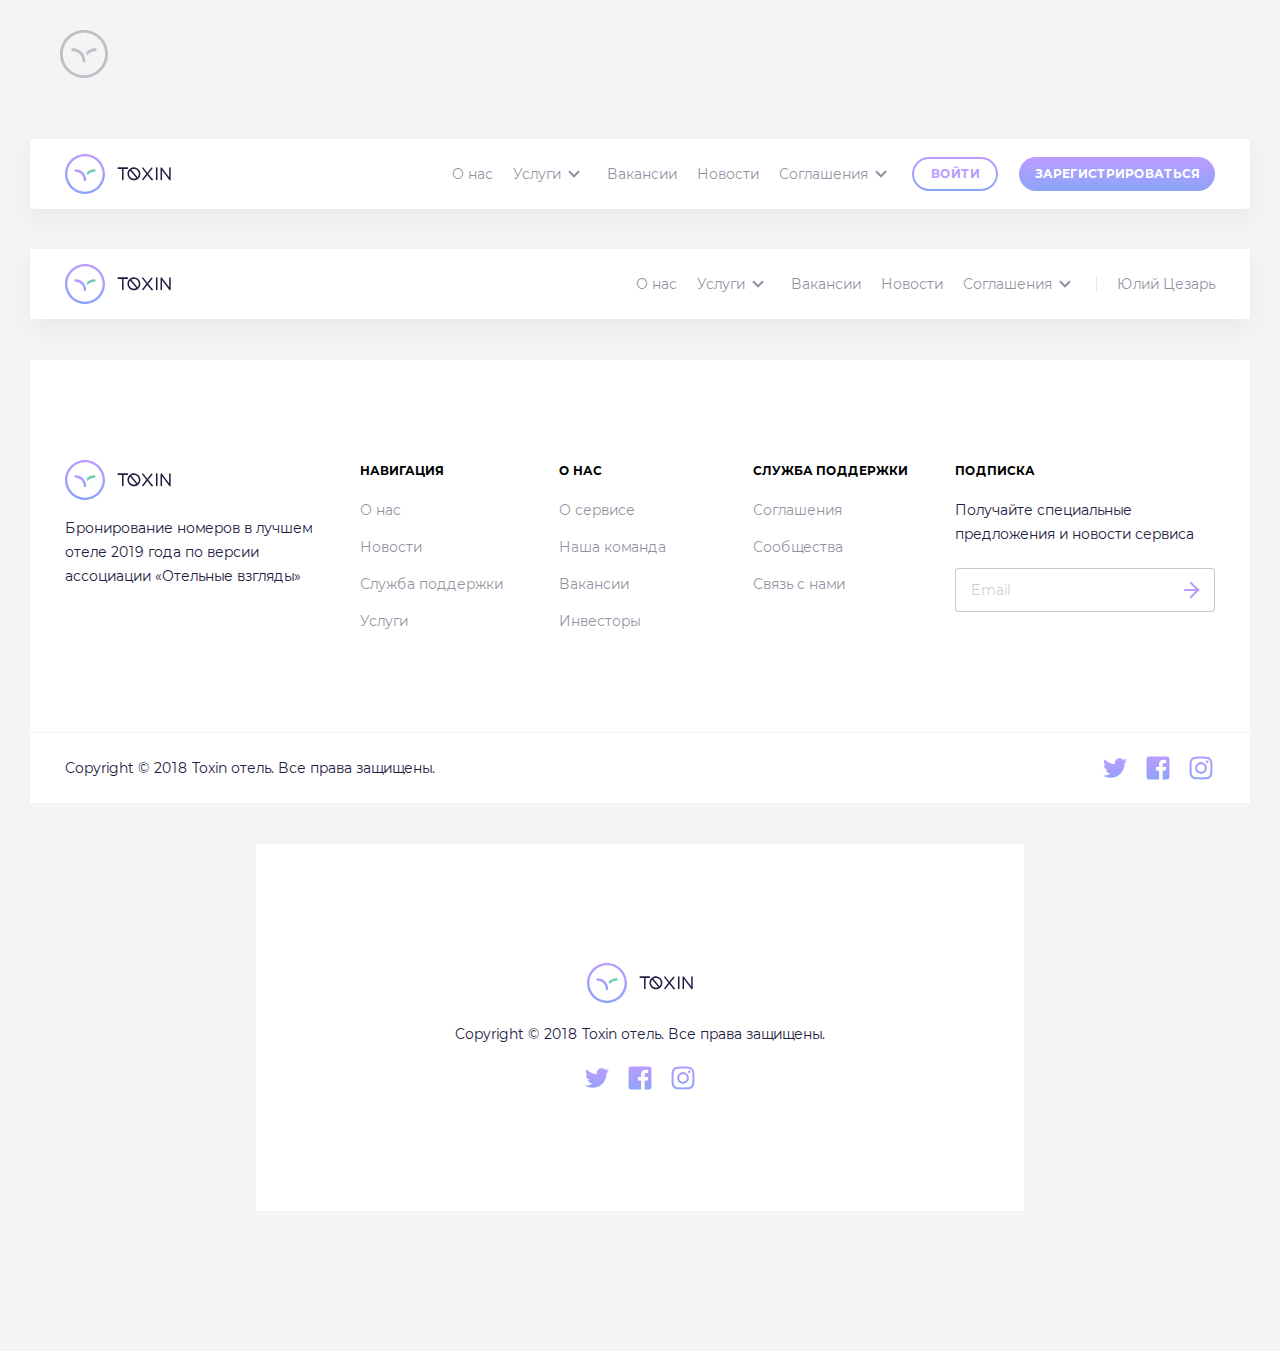
<file: headers-and-footers.html>
<!doctype html><html class="headers-and-footers" lang="ru"><head><meta charset="UTF-8"><meta name="viewport" content="width=device-width,initial-scale=1"><meta name="keywords" content="Headers &amp; Footers, components, MetaLamp, education"><meta name="description" content="Компоненты header и footer для сайта Toxin"><link rel="mask-icon" href="assets/images/logo.svg" color="#BC9CFF"><title>Headers &amp; Footers</title><link rel="shortcut icon" href="assets/favicon.ico"><link rel="icon" type="image/png" sizes="16x16" href="assets/favicon-16x16.png"><link rel="icon" type="image/png" sizes="32x32" href="assets/favicon-32x32.png"><link rel="icon" type="image/png" sizes="48x48" href="assets/favicon-48x48.png"><link rel="manifest" href="assets/manifest.json"><meta name="mobile-web-app-capable" content="yes"><meta name="theme-color" content="#fff"><meta name="application-name" content="fsd-layout"><link rel="apple-touch-icon" sizes="57x57" href="assets/apple-touch-icon-57x57.png"><link rel="apple-touch-icon" sizes="60x60" href="assets/apple-touch-icon-60x60.png"><link rel="apple-touch-icon" sizes="72x72" href="assets/apple-touch-icon-72x72.png"><link rel="apple-touch-icon" sizes="76x76" href="assets/apple-touch-icon-76x76.png"><link rel="apple-touch-icon" sizes="114x114" href="assets/apple-touch-icon-114x114.png"><link rel="apple-touch-icon" sizes="120x120" href="assets/apple-touch-icon-120x120.png"><link rel="apple-touch-icon" sizes="144x144" href="assets/apple-touch-icon-144x144.png"><link rel="apple-touch-icon" sizes="152x152" href="assets/apple-touch-icon-152x152.png"><link rel="apple-touch-icon" sizes="167x167" href="assets/apple-touch-icon-167x167.png"><link rel="apple-touch-icon" sizes="180x180" href="assets/apple-touch-icon-180x180.png"><link rel="apple-touch-icon" sizes="1024x1024" href="assets/apple-touch-icon-1024x1024.png"><meta name="apple-mobile-web-app-capable" content="yes"><meta name="apple-mobile-web-app-status-bar-style" content="black-translucent"><meta name="apple-mobile-web-app-title" content="fsd-layout"><link rel="apple-touch-startup-image" media="(device-width: 320px) and (device-height: 568px) and (-webkit-device-pixel-ratio: 2) and (orientation: portrait)" href="assets/apple-touch-startup-image-640x1136.png"><link rel="apple-touch-startup-image" media="(device-width: 375px) and (device-height: 667px) and (-webkit-device-pixel-ratio: 2) and (orientation: portrait)" href="assets/apple-touch-startup-image-750x1334.png"><link rel="apple-touch-startup-image" media="(device-width: 414px) and (device-height: 896px) and (-webkit-device-pixel-ratio: 2) and (orientation: portrait)" href="assets/apple-touch-startup-image-828x1792.png"><link rel="apple-touch-startup-image" media="(device-width: 375px) and (device-height: 812px) and (-webkit-device-pixel-ratio: 3) and (orientation: portrait)" href="assets/apple-touch-startup-image-1125x2436.png"><link rel="apple-touch-startup-image" media="(device-width: 414px) and (device-height: 736px) and (-webkit-device-pixel-ratio: 3) and (orientation: portrait)" href="assets/apple-touch-startup-image-1242x2208.png"><link rel="apple-touch-startup-image" media="(device-width: 414px) and (device-height: 896px) and (-webkit-device-pixel-ratio: 3) and (orientation: portrait)" href="assets/apple-touch-startup-image-1242x2688.png"><link rel="apple-touch-startup-image" media="(device-width: 768px) and (device-height: 1024px) and (-webkit-device-pixel-ratio: 2) and (orientation: portrait)" href="assets/apple-touch-startup-image-1536x2048.png"><link rel="apple-touch-startup-image" media="(device-width: 834px) and (device-height: 1112px) and (-webkit-device-pixel-ratio: 2) and (orientation: portrait)" href="assets/apple-touch-startup-image-1668x2224.png"><link rel="apple-touch-startup-image" media="(device-width: 834px) and (device-height: 1194px) and (-webkit-device-pixel-ratio: 2) and (orientation: portrait)" href="assets/apple-touch-startup-image-1668x2388.png"><link rel="apple-touch-startup-image" media="(device-width: 1024px) and (device-height: 1366px) and (-webkit-device-pixel-ratio: 2) and (orientation: portrait)" href="assets/apple-touch-startup-image-2048x2732.png"><link rel="apple-touch-startup-image" media="(device-width: 810px) and (device-height: 1080px) and (-webkit-device-pixel-ratio: 2) and (orientation: portrait)" href="assets/apple-touch-startup-image-1620x2160.png"><link rel="apple-touch-startup-image" media="(device-width: 320px) and (device-height: 568px) and (-webkit-device-pixel-ratio: 2) and (orientation: landscape)" href="assets/apple-touch-startup-image-1136x640.png"><link rel="apple-touch-startup-image" media="(device-width: 375px) and (device-height: 667px) and (-webkit-device-pixel-ratio: 2) and (orientation: landscape)" href="assets/apple-touch-startup-image-1334x750.png"><link rel="apple-touch-startup-image" media="(device-width: 414px) and (device-height: 896px) and (-webkit-device-pixel-ratio: 2) and (orientation: landscape)" href="assets/apple-touch-startup-image-1792x828.png"><link rel="apple-touch-startup-image" media="(device-width: 375px) and (device-height: 812px) and (-webkit-device-pixel-ratio: 3) and (orientation: landscape)" href="assets/apple-touch-startup-image-2436x1125.png"><link rel="apple-touch-startup-image" media="(device-width: 414px) and (device-height: 736px) and (-webkit-device-pixel-ratio: 3) and (orientation: landscape)" href="assets/apple-touch-startup-image-2208x1242.png"><link rel="apple-touch-startup-image" media="(device-width: 414px) and (device-height: 896px) and (-webkit-device-pixel-ratio: 3) and (orientation: landscape)" href="assets/apple-touch-startup-image-2688x1242.png"><link rel="apple-touch-startup-image" media="(device-width: 768px) and (device-height: 1024px) and (-webkit-device-pixel-ratio: 2) and (orientation: landscape)" href="assets/apple-touch-startup-image-2048x1536.png"><link rel="apple-touch-startup-image" media="(device-width: 834px) and (device-height: 1112px) and (-webkit-device-pixel-ratio: 2) and (orientation: landscape)" href="assets/apple-touch-startup-image-2224x1668.png"><link rel="apple-touch-startup-image" media="(device-width: 834px) and (device-height: 1194px) and (-webkit-device-pixel-ratio: 2) and (orientation: landscape)" href="assets/apple-touch-startup-image-2388x1668.png"><link rel="apple-touch-startup-image" media="(device-width: 1024px) and (device-height: 1366px) and (-webkit-device-pixel-ratio: 2) and (orientation: landscape)" href="assets/apple-touch-startup-image-2732x2048.png"><link rel="apple-touch-startup-image" media="(device-width: 810px) and (device-height: 1080px) and (-webkit-device-pixel-ratio: 2) and (orientation: landscape)" href="assets/apple-touch-startup-image-2160x1620.png"><link rel="icon" type="image/png" sizes="228x228" href="assets/coast-228x228.png"><meta name="msapplication-TileColor" content="#fff"><meta name="msapplication-TileImage" content="assets/mstile-144x144.png"><meta name="msapplication-config" content="assets/browserconfig.xml"><link rel="yandex-tableau-widget" href="assets/yandex-browser-manifest.json"><script defer="defer" src="headers-and-footers.js"></script><link href="headers-and-footers.css" rel="stylesheet"></head><body class="headers-and-footers__body"><div class="headers-and-footers__container"><div class="headers-and-footers__logo-container"><a class="logo" href="index.html"><div class="logo__icon"></div></a></div><div class="headers-and-footers__header-container"><div class="header js-header"><header class="header__container js-header__container"><div class="header__wrapper"><a class="logo" href="landing-page.html"><div class="logo__colorful-icon"></div></a><div class="header__burger-container js-header__burger-container"><div class="header__burger js-header__burger"></div></div><div class="header__right-block-container"><nav class="header__nav"><ul class="header__menu-list"><li class="header__list-item"><a class="header__list-link js-header__list-link" href="/mock-address/change-me"><span class="header__list-link-text">О нас</span></a></li><li class="header__list-item header__list-item_expandable js-header__list-item_expandable"><a class="header__list-link js-header__list-link js-header__list-link_expandable" href="/mock-address/change-me"><span class="header__list-link-text">Услуги</span><span class="header__list-arrow js-header__list-arrow"></span></a><div class="header__expanded-menu js-header__expanded-menu"><ul class="header__expanded-menu-list"><li class="header__expanded-menu-item"><a class="header__expanded-menu-link" href="/mock-address/change-me">Ресторан</a></li><li class="header__expanded-menu-item"><a class="header__expanded-menu-link" href="/mock-address/change-me">Бассейн</a></li><li class="header__expanded-menu-item"><a class="header__expanded-menu-link" href="/mock-address/change-me">Транспорт</a></li></ul></div></li><li class="header__list-item"><a class="header__list-link js-header__list-link" href="/mock-address/change-me"><span class="header__list-link-text">Вакансии</span></a></li><li class="header__list-item"><a class="header__list-link js-header__list-link" href="/mock-address/change-me"><span class="header__list-link-text">Новости</span></a></li><li class="header__list-item header__list-item_expandable js-header__list-item_expandable"><a class="header__list-link js-header__list-link js-header__list-link_expandable" href="/mock-address/change-me"><span class="header__list-link-text">Соглашения</span><span class="header__list-arrow js-header__list-arrow"></span></a><div class="header__expanded-menu js-header__expanded-menu"><ul class="header__expanded-menu-list"><li class="header__expanded-menu-item"><a class="header__expanded-menu-link" href="/mock-address/change-me">Договор по оказанию услуг</a></li><li class="header__expanded-menu-item"><a class="header__expanded-menu-link" href="/mock-address/change-me">Договор хранения</a></li></ul></div></li></ul></nav><div class="header__buttons-container"><div class="button"><a class="button__base button__base_unfilled" href="sign-in.html"><span class="button__background">Войти</span></a></div><div class="button"><a class="button__base button__base_filled button__base_size_l" href="registration.html"><span class="button__text">Зарегистрироваться</span></a></div></div></div></div></header><div class="header__mobile-menu js-header__mobile-menu"><div class="header__mobile-buttons-container"><div class="header__mobile-button-container"><div class="button"><a class="button__base button__base_unfilled button__base_mobile" href="sign-in.html"><span class="button__background">Войти</span></a></div></div><div class="header__mobile-button-container"><div class="button"><a class="button__base button__base_filled button__base_size_l" href="registration.html"><span class="button__text">Зарегистрироваться</span></a></div></div></div><nav class="header__mobile-nav"><ul class="header__mobile-list"><li class="header__mobile-list-item"><a class="header__mobile-list-link js-header__mobile-list-link" href="/mock-address/change-me"><span class="header__mobile-list-bold-item">О нас</span></a></li><li class="header__mobile-list-item header__mobile-list-item_expandable js-header__mobile-list-item js-header__mobile-list-item_expandable"><a class="header__mobile-list-link header__mobile-list-link_expandable js-header__mobile-list-link_expandable" href="/mock-address/change-me"><span class="header__mobile-list-bold-item">Услуги</span><span class="header__mobile-list-arrow js-header__mobile-list-arrow"></span></a><ul class="header__mobile-expanded-list js-header__mobile-expanded-list"><li class="header__mobile-expanded-list-item"><a class="header__mobile-expanded-list-link js-header__mobile-list-link" href="/mock-address/change-me">Ресторан</a></li><li class="header__mobile-expanded-list-item"><a class="header__mobile-expanded-list-link js-header__mobile-list-link" href="/mock-address/change-me">Бассейн</a></li><li class="header__mobile-expanded-list-item"><a class="header__mobile-expanded-list-link js-header__mobile-list-link" href="/mock-address/change-me">Транспорт</a></li></ul></li><li class="header__mobile-list-item"><a class="header__mobile-list-link js-header__mobile-list-link" href="/mock-address/change-me"><span class="header__mobile-list-bold-item">Вакансии</span></a></li><li class="header__mobile-list-item"><a class="header__mobile-list-link js-header__mobile-list-link" href="/mock-address/change-me"><span class="header__mobile-list-bold-item">Новости</span></a></li><li class="header__mobile-list-item header__mobile-list-item_expandable js-header__mobile-list-item js-header__mobile-list-item_expandable"><a class="header__mobile-list-link header__mobile-list-link_expandable js-header__mobile-list-link_expandable" href="/mock-address/change-me"><span class="header__mobile-list-bold-item">Соглашения</span><span class="header__mobile-list-arrow js-header__mobile-list-arrow"></span></a><ul class="header__mobile-expanded-list js-header__mobile-expanded-list"><li class="header__mobile-expanded-list-item"><a class="header__mobile-expanded-list-link js-header__mobile-list-link" href="/mock-address/change-me">Договор по оказанию услуг</a></li><li class="header__mobile-expanded-list-item"><a class="header__mobile-expanded-list-link js-header__mobile-list-link" href="/mock-address/change-me">Договор хранения</a></li></ul></li></ul></nav></div><div class="header__scrim"></div></div></div><div class="headers-and-footers__header-with-logged-in-user-container"><div class="header js-header"><header class="header__container js-header__container"><div class="header__wrapper"><a class="logo" href="landing-page.html"><div class="logo__colorful-icon"></div></a><div class="header__burger-container js-header__burger-container"><div class="header__burger js-header__burger"></div></div><div class="header__right-block-container"><nav class="header__nav"><ul class="header__menu-list"><li class="header__list-item"><a class="header__list-link js-header__list-link" href="/mock-address/change-me"><span class="header__list-link-text">О нас</span></a></li><li class="header__list-item header__list-item_expandable js-header__list-item_expandable"><a class="header__list-link js-header__list-link js-header__list-link_expandable" href="/mock-address/change-me"><span class="header__list-link-text">Услуги</span><span class="header__list-arrow js-header__list-arrow"></span></a><div class="header__expanded-menu js-header__expanded-menu"><ul class="header__expanded-menu-list"><li class="header__expanded-menu-item"><a class="header__expanded-menu-link" href="/mock-address/change-me">Ресторан</a></li><li class="header__expanded-menu-item"><a class="header__expanded-menu-link" href="/mock-address/change-me">Бассейн</a></li><li class="header__expanded-menu-item"><a class="header__expanded-menu-link" href="/mock-address/change-me">Транспорт</a></li></ul></div></li><li class="header__list-item"><a class="header__list-link js-header__list-link" href="/mock-address/change-me"><span class="header__list-link-text">Вакансии</span></a></li><li class="header__list-item"><a class="header__list-link js-header__list-link" href="/mock-address/change-me"><span class="header__list-link-text">Новости</span></a></li><li class="header__list-item header__list-item_expandable js-header__list-item_expandable"><a class="header__list-link js-header__list-link js-header__list-link_expandable" href="/mock-address/change-me"><span class="header__list-link-text">Соглашения</span><span class="header__list-arrow js-header__list-arrow"></span></a><div class="header__expanded-menu js-header__expanded-menu"><ul class="header__expanded-menu-list"><li class="header__expanded-menu-item"><a class="header__expanded-menu-link" href="/mock-address/change-me">Договор по оказанию услуг</a></li><li class="header__expanded-menu-item"><a class="header__expanded-menu-link" href="/mock-address/change-me">Договор хранения</a></li></ul></div></li></ul></nav><span class="header__user-name">Юлий Цезарь</span></div></div></header><div class="header__mobile-menu js-header__mobile-menu"><div class="header__mobile-buttons-container"><div class="header__mobile-button-container"><div class="button"><a class="button__base button__base_unfilled button__base_mobile" href="sign-in.html"><span class="button__background">Войти</span></a></div></div><div class="header__mobile-button-container"><div class="button"><a class="button__base button__base_filled button__base_size_l" href="registration.html"><span class="button__text">Зарегистрироваться</span></a></div></div></div><nav class="header__mobile-nav"><ul class="header__mobile-list"><li class="header__mobile-list-item"><a class="header__mobile-list-link js-header__mobile-list-link" href="/mock-address/change-me"><span class="header__mobile-list-bold-item">О нас</span></a></li><li class="header__mobile-list-item header__mobile-list-item_expandable js-header__mobile-list-item js-header__mobile-list-item_expandable"><a class="header__mobile-list-link header__mobile-list-link_expandable js-header__mobile-list-link_expandable" href="/mock-address/change-me"><span class="header__mobile-list-bold-item">Услуги</span><span class="header__mobile-list-arrow js-header__mobile-list-arrow"></span></a><ul class="header__mobile-expanded-list js-header__mobile-expanded-list"><li class="header__mobile-expanded-list-item"><a class="header__mobile-expanded-list-link js-header__mobile-list-link" href="/mock-address/change-me">Ресторан</a></li><li class="header__mobile-expanded-list-item"><a class="header__mobile-expanded-list-link js-header__mobile-list-link" href="/mock-address/change-me">Бассейн</a></li><li class="header__mobile-expanded-list-item"><a class="header__mobile-expanded-list-link js-header__mobile-list-link" href="/mock-address/change-me">Транспорт</a></li></ul></li><li class="header__mobile-list-item"><a class="header__mobile-list-link js-header__mobile-list-link" href="/mock-address/change-me"><span class="header__mobile-list-bold-item">Вакансии</span></a></li><li class="header__mobile-list-item"><a class="header__mobile-list-link js-header__mobile-list-link" href="/mock-address/change-me"><span class="header__mobile-list-bold-item">Новости</span></a></li><li class="header__mobile-list-item header__mobile-list-item_expandable js-header__mobile-list-item js-header__mobile-list-item_expandable"><a class="header__mobile-list-link header__mobile-list-link_expandable js-header__mobile-list-link_expandable" href="/mock-address/change-me"><span class="header__mobile-list-bold-item">Соглашения</span><span class="header__mobile-list-arrow js-header__mobile-list-arrow"></span></a><ul class="header__mobile-expanded-list js-header__mobile-expanded-list"><li class="header__mobile-expanded-list-item"><a class="header__mobile-expanded-list-link js-header__mobile-list-link" href="/mock-address/change-me">Договор по оказанию услуг</a></li><li class="header__mobile-expanded-list-item"><a class="header__mobile-expanded-list-link js-header__mobile-list-link" href="/mock-address/change-me">Договор хранения</a></li></ul></li></ul></nav></div><div class="header__scrim"></div></div></div><div class="headers-and-footers__footer-container"><footer class="footer"><div class="footer__desktop-wrapper"><div class="footer__top-section-container"><div class="footer__top-section-wrapper"><div class="footer__first-section"><a class="logo" href="landing-page.html"><div class="logo__colorful-icon"></div></a><div class="footer__first-section-text">Бронирование номеров в&nbsp;лучшем отеле 2019&nbsp;года по&nbsp;версии ассоциации «Отельные&nbsp;взгляды»</div></div><div class="footer__items-section"><div class="footer__second-section"><ul class="footer__list"><li class="footer__list-item"><h3 class="footer__title">Навигация</h3></li><li class="footer__list-item"><a class="footer__link" href="/mock-address/change-me">О нас</a></li><li class="footer__list-item"><a class="footer__link" href="/mock-address/change-me">Новости</a></li><li class="footer__list-item"><a class="footer__link" href="/mock-address/change-me">Служба поддержки</a></li><li class="footer__list-item"><a class="footer__link" href="/mock-address/change-me">Услуги</a></li></ul></div><div class="footer__third-section"><ul class="footer__list"><li class="footer__list-item"><h3 class="footer__title">О нас</h3></li><li class="footer__list-item"><a class="footer__link" href="/mock-address/change-me">О сервисе</a></li><li class="footer__list-item"><a class="footer__link" href="/mock-address/change-me">Наша команда</a></li><li class="footer__list-item"><a class="footer__link" href="/mock-address/change-me">Вакансии</a></li><li class="footer__list-item"><a class="footer__link" href="/mock-address/change-me">Инвесторы</a></li></ul></div><div class="footer__fourth-section"><ul class="footer__list"><li class="footer__list-item"><h3 class="footer__title">Служба поддержки</h3></li><li class="footer__list-item"><a class="footer__link" href="/mock-address/change-me">Соглашения</a></li><li class="footer__list-item"><a class="footer__link" href="/mock-address/change-me">Сообщества</a></li><li class="footer__list-item"><a class="footer__link" href="/mock-address/change-me">Связь с нами</a></li></ul></div></div><div class="footer__fifth-section"><h3 class="footer__subscription-title">Подписка</h3><form class="footer__subscription-form"><div class="footer__subscription-text">Получайте специальные предложения и&nbsp;новости сервиса</div><div class="subscription-text-field"><div class="subscription-text-field__input-container"><button class="subscription-text-field__button" type="submit"><span class="subscription-text-field__arrow"></span></button><input class="subscription-text-field__input" type="email" placeholder="Email"></div></div></form></div></div></div><div class="footer__bottom-section-wrapper"><div class="footer__copyright-text">Copyright &#169; 2018 Toxin отель. Все права защищены.</div><div class="footer__social-icons-container"><div class="social-icons"><a class="social-icons__link" href="https:twitter.com/" target="_blank" rel="noopener noreferrer"><div class="social-icons__image" style="background-image: url(assets/images/twitter.svg);"></div></a><a class="social-icons__link" href="https:facebook.com/" target="_blank" rel="noopener noreferrer"><div class="social-icons__image" style="background-image: url(assets/images/facebook.svg);"></div></a><a class="social-icons__link" href="https:instagram.com/" target="_blank" rel="noopener noreferrer"><div class="social-icons__image" style="background-image: url(assets/images/instagram.svg);"></div></a></div></div></div></div><div class="footer__mobile"><a class="logo" href="landing-page.html"><div class="logo__colorful-icon"></div></a><div class="footer__mobile-text">Copyright &#169; 2018 Toxin отель. Все права защищены.</div><div class="footer__mobile-icons-container"><div class="social-icons"><a class="social-icons__link" href="https:twitter.com/" target="_blank" rel="noopener noreferrer"><div class="social-icons__image" style="background-image: url(assets/images/twitter.svg);"></div></a><a class="social-icons__link" href="https:facebook.com/" target="_blank" rel="noopener noreferrer"><div class="social-icons__image" style="background-image: url(assets/images/facebook.svg);"></div></a><a class="social-icons__link" href="https:instagram.com/" target="_blank" rel="noopener noreferrer"><div class="social-icons__image" style="background-image: url(assets/images/instagram.svg);"></div></a></div></div></div></footer></div><div class="headers-and-footers__footer-mobile-container"><footer class="footer footer_mobile"><div class="footer__desktop-wrapper"><div class="footer__top-section-container"><div class="footer__top-section-wrapper"><div class="footer__first-section"><a class="logo" href="landing-page.html"><div class="logo__colorful-icon"></div></a><div class="footer__first-section-text">Бронирование номеров в&nbsp;лучшем отеле 2019&nbsp;года по&nbsp;версии ассоциации «Отельные&nbsp;взгляды»</div></div><div class="footer__items-section"><div class="footer__second-section"><ul class="footer__list"><li class="footer__list-item"><h3 class="footer__title">Навигация</h3></li><li class="footer__list-item"><a class="footer__link" href="/mock-address/change-me">О нас</a></li><li class="footer__list-item"><a class="footer__link" href="/mock-address/change-me">Новости</a></li><li class="footer__list-item"><a class="footer__link" href="/mock-address/change-me">Служба поддержки</a></li><li class="footer__list-item"><a class="footer__link" href="/mock-address/change-me">Услуги</a></li></ul></div><div class="footer__third-section"><ul class="footer__list"><li class="footer__list-item"><h3 class="footer__title">О нас</h3></li><li class="footer__list-item"><a class="footer__link" href="/mock-address/change-me">О сервисе</a></li><li class="footer__list-item"><a class="footer__link" href="/mock-address/change-me">Наша команда</a></li><li class="footer__list-item"><a class="footer__link" href="/mock-address/change-me">Вакансии</a></li><li class="footer__list-item"><a class="footer__link" href="/mock-address/change-me">Инвесторы</a></li></ul></div><div class="footer__fourth-section"><ul class="footer__list"><li class="footer__list-item"><h3 class="footer__title">Служба поддержки</h3></li><li class="footer__list-item"><a class="footer__link" href="/mock-address/change-me">Соглашения</a></li><li class="footer__list-item"><a class="footer__link" href="/mock-address/change-me">Сообщества</a></li><li class="footer__list-item"><a class="footer__link" href="/mock-address/change-me">Связь с нами</a></li></ul></div></div><div class="footer__fifth-section"><h3 class="footer__subscription-title">Подписка</h3><form class="footer__subscription-form"><div class="footer__subscription-text">Получайте специальные предложения и&nbsp;новости сервиса</div><div class="subscription-text-field"><div class="subscription-text-field__input-container"><button class="subscription-text-field__button" type="submit"><span class="subscription-text-field__arrow"></span></button><input class="subscription-text-field__input" type="email" placeholder="Email"></div></div></form></div></div></div><div class="footer__bottom-section-wrapper"><div class="footer__copyright-text">Copyright &#169; 2018 Toxin отель. Все права защищены.</div><div class="footer__social-icons-container"><div class="social-icons"><a class="social-icons__link" href="https:twitter.com/" target="_blank" rel="noopener noreferrer"><div class="social-icons__image" style="background-image: url(assets/images/twitter.svg);"></div></a><a class="social-icons__link" href="https:facebook.com/" target="_blank" rel="noopener noreferrer"><div class="social-icons__image" style="background-image: url(assets/images/facebook.svg);"></div></a><a class="social-icons__link" href="https:instagram.com/" target="_blank" rel="noopener noreferrer"><div class="social-icons__image" style="background-image: url(assets/images/instagram.svg);"></div></a></div></div></div></div><div class="footer__mobile"><a class="logo" href="landing-page.html"><div class="logo__colorful-icon"></div></a><div class="footer__mobile-text">Copyright &#169; 2018 Toxin отель. Все права защищены.</div><div class="footer__mobile-icons-container"><div class="social-icons"><a class="social-icons__link" href="https:twitter.com/" target="_blank" rel="noopener noreferrer"><div class="social-icons__image" style="background-image: url(assets/images/twitter.svg);"></div></a><a class="social-icons__link" href="https:facebook.com/" target="_blank" rel="noopener noreferrer"><div class="social-icons__image" style="background-image: url(assets/images/facebook.svg);"></div></a><a class="social-icons__link" href="https:instagram.com/" target="_blank" rel="noopener noreferrer"><div class="social-icons__image" style="background-image: url(assets/images/instagram.svg);"></div></a></div></div></div></footer></div></div></body></html>
</file>
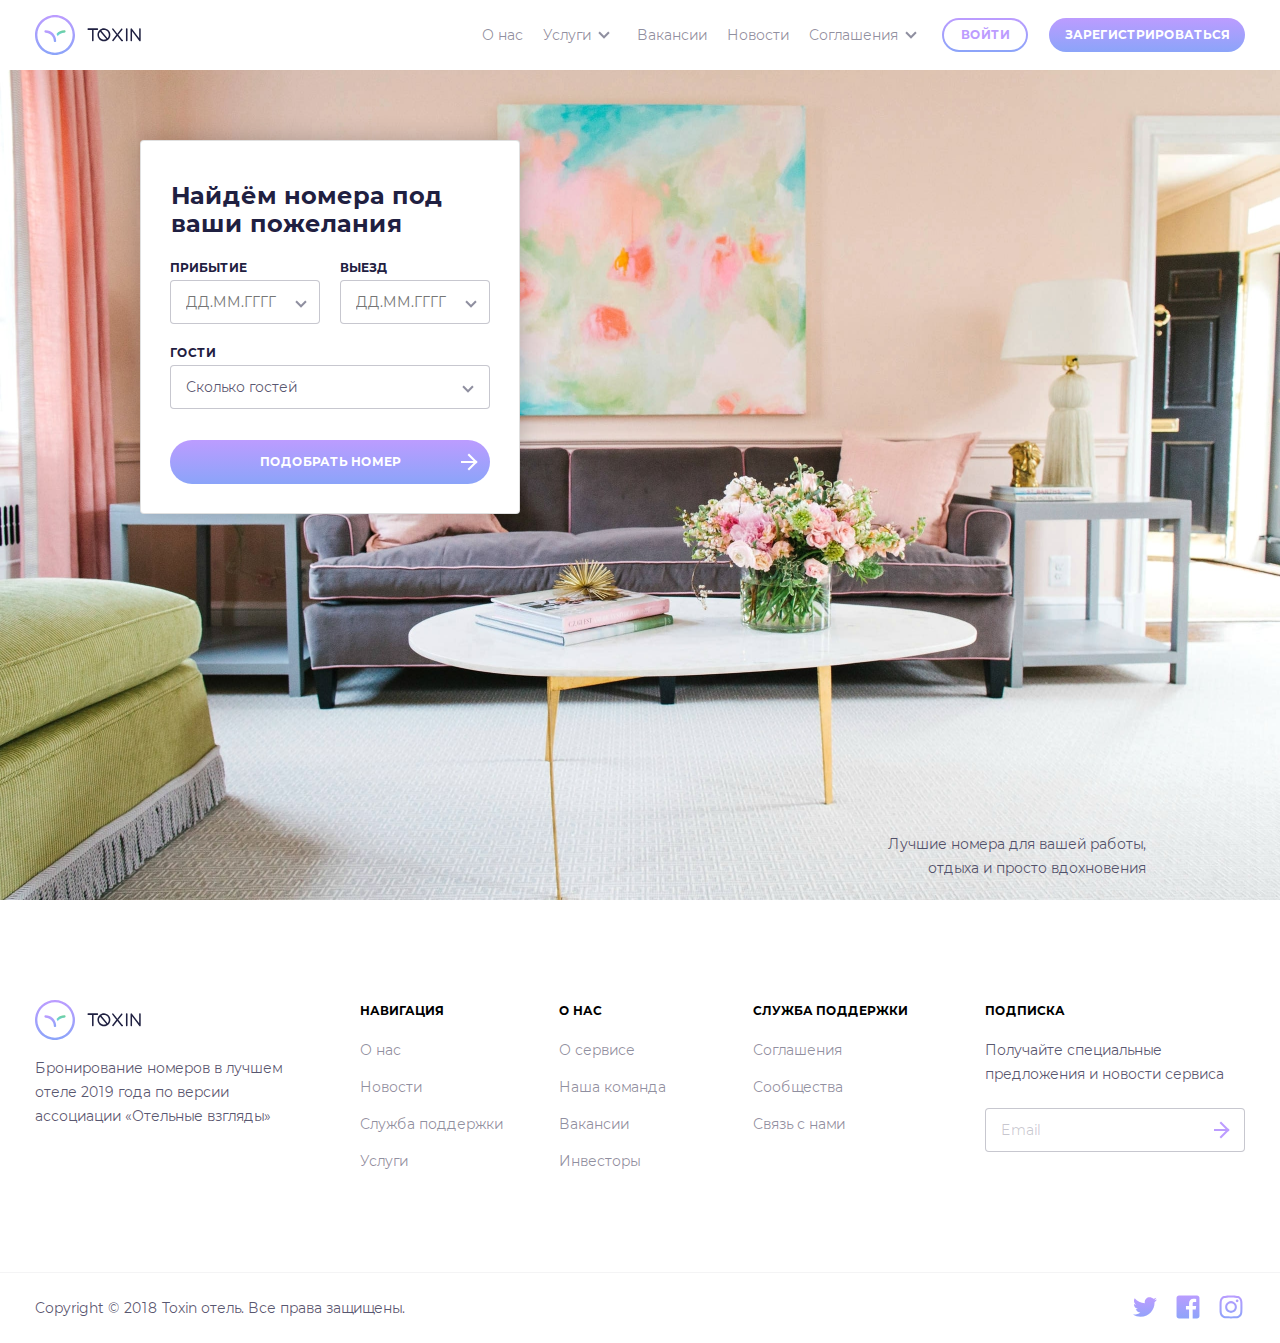
<file: landing-page.html>
<!doctype html><html class="landing-page" lang="ru"><head><meta charset="UTF-8"><meta name="viewport" content="width=device-width,initial-scale=1"><meta name="keywords" content="Landing page, components, MetaLamp, education"><meta name="description" content="Отель Toxin, подобрать номер"><link rel="mask-icon" href="assets/images/logo.svg" color="#BC9CFF"><title>Landing page</title><link rel="shortcut icon" href="assets/favicon.ico"><link rel="icon" type="image/png" sizes="16x16" href="assets/favicon-16x16.png"><link rel="icon" type="image/png" sizes="32x32" href="assets/favicon-32x32.png"><link rel="icon" type="image/png" sizes="48x48" href="assets/favicon-48x48.png"><link rel="manifest" href="assets/manifest.json"><meta name="mobile-web-app-capable" content="yes"><meta name="theme-color" content="#fff"><meta name="application-name" content="fsd-layout"><link rel="apple-touch-icon" sizes="57x57" href="assets/apple-touch-icon-57x57.png"><link rel="apple-touch-icon" sizes="60x60" href="assets/apple-touch-icon-60x60.png"><link rel="apple-touch-icon" sizes="72x72" href="assets/apple-touch-icon-72x72.png"><link rel="apple-touch-icon" sizes="76x76" href="assets/apple-touch-icon-76x76.png"><link rel="apple-touch-icon" sizes="114x114" href="assets/apple-touch-icon-114x114.png"><link rel="apple-touch-icon" sizes="120x120" href="assets/apple-touch-icon-120x120.png"><link rel="apple-touch-icon" sizes="144x144" href="assets/apple-touch-icon-144x144.png"><link rel="apple-touch-icon" sizes="152x152" href="assets/apple-touch-icon-152x152.png"><link rel="apple-touch-icon" sizes="167x167" href="assets/apple-touch-icon-167x167.png"><link rel="apple-touch-icon" sizes="180x180" href="assets/apple-touch-icon-180x180.png"><link rel="apple-touch-icon" sizes="1024x1024" href="assets/apple-touch-icon-1024x1024.png"><meta name="apple-mobile-web-app-capable" content="yes"><meta name="apple-mobile-web-app-status-bar-style" content="black-translucent"><meta name="apple-mobile-web-app-title" content="fsd-layout"><link rel="apple-touch-startup-image" media="(device-width: 320px) and (device-height: 568px) and (-webkit-device-pixel-ratio: 2) and (orientation: portrait)" href="assets/apple-touch-startup-image-640x1136.png"><link rel="apple-touch-startup-image" media="(device-width: 375px) and (device-height: 667px) and (-webkit-device-pixel-ratio: 2) and (orientation: portrait)" href="assets/apple-touch-startup-image-750x1334.png"><link rel="apple-touch-startup-image" media="(device-width: 414px) and (device-height: 896px) and (-webkit-device-pixel-ratio: 2) and (orientation: portrait)" href="assets/apple-touch-startup-image-828x1792.png"><link rel="apple-touch-startup-image" media="(device-width: 375px) and (device-height: 812px) and (-webkit-device-pixel-ratio: 3) and (orientation: portrait)" href="assets/apple-touch-startup-image-1125x2436.png"><link rel="apple-touch-startup-image" media="(device-width: 414px) and (device-height: 736px) and (-webkit-device-pixel-ratio: 3) and (orientation: portrait)" href="assets/apple-touch-startup-image-1242x2208.png"><link rel="apple-touch-startup-image" media="(device-width: 414px) and (device-height: 896px) and (-webkit-device-pixel-ratio: 3) and (orientation: portrait)" href="assets/apple-touch-startup-image-1242x2688.png"><link rel="apple-touch-startup-image" media="(device-width: 768px) and (device-height: 1024px) and (-webkit-device-pixel-ratio: 2) and (orientation: portrait)" href="assets/apple-touch-startup-image-1536x2048.png"><link rel="apple-touch-startup-image" media="(device-width: 834px) and (device-height: 1112px) and (-webkit-device-pixel-ratio: 2) and (orientation: portrait)" href="assets/apple-touch-startup-image-1668x2224.png"><link rel="apple-touch-startup-image" media="(device-width: 834px) and (device-height: 1194px) and (-webkit-device-pixel-ratio: 2) and (orientation: portrait)" href="assets/apple-touch-startup-image-1668x2388.png"><link rel="apple-touch-startup-image" media="(device-width: 1024px) and (device-height: 1366px) and (-webkit-device-pixel-ratio: 2) and (orientation: portrait)" href="assets/apple-touch-startup-image-2048x2732.png"><link rel="apple-touch-startup-image" media="(device-width: 810px) and (device-height: 1080px) and (-webkit-device-pixel-ratio: 2) and (orientation: portrait)" href="assets/apple-touch-startup-image-1620x2160.png"><link rel="apple-touch-startup-image" media="(device-width: 320px) and (device-height: 568px) and (-webkit-device-pixel-ratio: 2) and (orientation: landscape)" href="assets/apple-touch-startup-image-1136x640.png"><link rel="apple-touch-startup-image" media="(device-width: 375px) and (device-height: 667px) and (-webkit-device-pixel-ratio: 2) and (orientation: landscape)" href="assets/apple-touch-startup-image-1334x750.png"><link rel="apple-touch-startup-image" media="(device-width: 414px) and (device-height: 896px) and (-webkit-device-pixel-ratio: 2) and (orientation: landscape)" href="assets/apple-touch-startup-image-1792x828.png"><link rel="apple-touch-startup-image" media="(device-width: 375px) and (device-height: 812px) and (-webkit-device-pixel-ratio: 3) and (orientation: landscape)" href="assets/apple-touch-startup-image-2436x1125.png"><link rel="apple-touch-startup-image" media="(device-width: 414px) and (device-height: 736px) and (-webkit-device-pixel-ratio: 3) and (orientation: landscape)" href="assets/apple-touch-startup-image-2208x1242.png"><link rel="apple-touch-startup-image" media="(device-width: 414px) and (device-height: 896px) and (-webkit-device-pixel-ratio: 3) and (orientation: landscape)" href="assets/apple-touch-startup-image-2688x1242.png"><link rel="apple-touch-startup-image" media="(device-width: 768px) and (device-height: 1024px) and (-webkit-device-pixel-ratio: 2) and (orientation: landscape)" href="assets/apple-touch-startup-image-2048x1536.png"><link rel="apple-touch-startup-image" media="(device-width: 834px) and (device-height: 1112px) and (-webkit-device-pixel-ratio: 2) and (orientation: landscape)" href="assets/apple-touch-startup-image-2224x1668.png"><link rel="apple-touch-startup-image" media="(device-width: 834px) and (device-height: 1194px) and (-webkit-device-pixel-ratio: 2) and (orientation: landscape)" href="assets/apple-touch-startup-image-2388x1668.png"><link rel="apple-touch-startup-image" media="(device-width: 1024px) and (device-height: 1366px) and (-webkit-device-pixel-ratio: 2) and (orientation: landscape)" href="assets/apple-touch-startup-image-2732x2048.png"><link rel="apple-touch-startup-image" media="(device-width: 810px) and (device-height: 1080px) and (-webkit-device-pixel-ratio: 2) and (orientation: landscape)" href="assets/apple-touch-startup-image-2160x1620.png"><link rel="icon" type="image/png" sizes="228x228" href="assets/coast-228x228.png"><meta name="msapplication-TileColor" content="#fff"><meta name="msapplication-TileImage" content="assets/mstile-144x144.png"><meta name="msapplication-config" content="assets/browserconfig.xml"><link rel="yandex-tableau-widget" href="assets/yandex-browser-manifest.json"><script defer="defer" src="landing-page.js"></script><link href="landing-page.css" rel="stylesheet"></head><body class="landing-page__body"><div class="landing-page__wrapper"><div class="header js-header"><header class="header__container js-header__container"><div class="header__wrapper"><a class="logo" href="landing-page.html"><div class="logo__colorful-icon"></div></a><div class="header__burger-container js-header__burger-container"><div class="header__burger js-header__burger"></div></div><div class="header__right-block-container"><nav class="header__nav"><ul class="header__menu-list"><li class="header__list-item"><a class="header__list-link js-header__list-link" href="/mock-address/change-me"><span class="header__list-link-text">О нас</span></a></li><li class="header__list-item header__list-item_expandable js-header__list-item_expandable"><a class="header__list-link js-header__list-link js-header__list-link_expandable" href="/mock-address/change-me"><span class="header__list-link-text">Услуги</span><span class="header__list-arrow js-header__list-arrow"></span></a><div class="header__expanded-menu js-header__expanded-menu"><ul class="header__expanded-menu-list"><li class="header__expanded-menu-item"><a class="header__expanded-menu-link" href="/mock-address/change-me">Ресторан</a></li><li class="header__expanded-menu-item"><a class="header__expanded-menu-link" href="/mock-address/change-me">Бассейн</a></li><li class="header__expanded-menu-item"><a class="header__expanded-menu-link" href="/mock-address/change-me">Транспорт</a></li></ul></div></li><li class="header__list-item"><a class="header__list-link js-header__list-link" href="/mock-address/change-me"><span class="header__list-link-text">Вакансии</span></a></li><li class="header__list-item"><a class="header__list-link js-header__list-link" href="/mock-address/change-me"><span class="header__list-link-text">Новости</span></a></li><li class="header__list-item header__list-item_expandable js-header__list-item_expandable"><a class="header__list-link js-header__list-link js-header__list-link_expandable" href="/mock-address/change-me"><span class="header__list-link-text">Соглашения</span><span class="header__list-arrow js-header__list-arrow"></span></a><div class="header__expanded-menu js-header__expanded-menu"><ul class="header__expanded-menu-list"><li class="header__expanded-menu-item"><a class="header__expanded-menu-link" href="/mock-address/change-me">Договор по оказанию услуг</a></li><li class="header__expanded-menu-item"><a class="header__expanded-menu-link" href="/mock-address/change-me">Договор хранения</a></li></ul></div></li></ul></nav><div class="header__buttons-container"><div class="button"><a class="button__base button__base_unfilled" href="sign-in.html"><span class="button__background">Войти</span></a></div><div class="button"><a class="button__base button__base_filled button__base_size_l" href="registration.html"><span class="button__text">Зарегистрироваться</span></a></div></div></div></div></header><div class="header__mobile-menu js-header__mobile-menu"><div class="header__mobile-buttons-container"><div class="header__mobile-button-container"><div class="button"><a class="button__base button__base_unfilled button__base_mobile" href="sign-in.html"><span class="button__background">Войти</span></a></div></div><div class="header__mobile-button-container"><div class="button"><a class="button__base button__base_filled button__base_size_l" href="registration.html"><span class="button__text">Зарегистрироваться</span></a></div></div></div><nav class="header__mobile-nav"><ul class="header__mobile-list"><li class="header__mobile-list-item"><a class="header__mobile-list-link js-header__mobile-list-link" href="/mock-address/change-me"><span class="header__mobile-list-bold-item">О нас</span></a></li><li class="header__mobile-list-item header__mobile-list-item_expandable js-header__mobile-list-item js-header__mobile-list-item_expandable"><a class="header__mobile-list-link header__mobile-list-link_expandable js-header__mobile-list-link_expandable" href="/mock-address/change-me"><span class="header__mobile-list-bold-item">Услуги</span><span class="header__mobile-list-arrow js-header__mobile-list-arrow"></span></a><ul class="header__mobile-expanded-list js-header__mobile-expanded-list"><li class="header__mobile-expanded-list-item"><a class="header__mobile-expanded-list-link js-header__mobile-list-link" href="/mock-address/change-me">Ресторан</a></li><li class="header__mobile-expanded-list-item"><a class="header__mobile-expanded-list-link js-header__mobile-list-link" href="/mock-address/change-me">Бассейн</a></li><li class="header__mobile-expanded-list-item"><a class="header__mobile-expanded-list-link js-header__mobile-list-link" href="/mock-address/change-me">Транспорт</a></li></ul></li><li class="header__mobile-list-item"><a class="header__mobile-list-link js-header__mobile-list-link" href="/mock-address/change-me"><span class="header__mobile-list-bold-item">Вакансии</span></a></li><li class="header__mobile-list-item"><a class="header__mobile-list-link js-header__mobile-list-link" href="/mock-address/change-me"><span class="header__mobile-list-bold-item">Новости</span></a></li><li class="header__mobile-list-item header__mobile-list-item_expandable js-header__mobile-list-item js-header__mobile-list-item_expandable"><a class="header__mobile-list-link header__mobile-list-link_expandable js-header__mobile-list-link_expandable" href="/mock-address/change-me"><span class="header__mobile-list-bold-item">Соглашения</span><span class="header__mobile-list-arrow js-header__mobile-list-arrow"></span></a><ul class="header__mobile-expanded-list js-header__mobile-expanded-list"><li class="header__mobile-expanded-list-item"><a class="header__mobile-expanded-list-link js-header__mobile-list-link" href="/mock-address/change-me">Договор по оказанию услуг</a></li><li class="header__mobile-expanded-list-item"><a class="header__mobile-expanded-list-link js-header__mobile-list-link" href="/mock-address/change-me">Договор хранения</a></li></ul></li></ul></nav></div><div class="header__scrim"></div></div><main class="landing-page__background-container"><div class="landing-page__background-wrapper"><article class="landing-page__search-card-container"><div class="search-card"><h1 class="search-card__title">Найдём номера под ваши пожелания</h1><form class="search-card__form"><div class="search-card__wrapper"><div class="search-card__date-dropdown-container"><div class="date-dropdown js-date-dropdown"><input class="date-dropdown__input js-date-dropdown__input" data-range="true" data-multiple-dates-separator=" - " data-position="bottom left"><div class="date-dropdown__wrapper-from"><h3 class="date-dropdown__title">Прибытие</h3><div class="date-dropdown__input-wrapper-from"><div class="date-dropdown__arrow"></div><input class="date-dropdown__input-from js-date-dropdown__input-from" placeholder="дд.мм.гггг" readonly="readonly"></div></div><div class="date-dropdown__wrapper-to"><h3 class="date-dropdown__title">Выезд</h3><div class="date-dropdown__input-wrapper-to"><div class="date-dropdown__arrow"></div><input class="date-dropdown__input-to js-date-dropdown__input-to" placeholder="дд.мм.гггг" readonly="readonly"></div></div></div></div><div class="search-card__guests-dropdown-container"><div class="dropdown js-dropdown"><h3 class="dropdown__title">Гости</h3><div class="dropdown__wrapper js-dropdown__wrapper dropdown__wrapper_guests js-dropdown__wrapper_guests"><div class="dropdown__selection-container js-dropdown__selection-container"><input class="dropdown__selection js-dropdown__selection" readonly="readonly"><div class="dropdown__arrow-container"><span class="dropdown__arrow"></span></div></div><div class="dropdown__menu js-dropdown__menu"><div class="dropdown__option js-dropdown__option" data-id="1"><span class="dropdown__item">Взрослые</span></div><div class="dropdown__option js-dropdown__option" data-id="2"><span class="dropdown__item">Дети</span></div><div class="dropdown__option js-dropdown__option" data-id="3"><span class="dropdown__item">Младенцы</span></div><div class="dropdown__buttons-container"><span class="dropdown__clear-button js-dropdown__clear-button"><div class="button"><button class="button__base button__base_borderless" type="button"><span class="button__text">Очистить</span></button></div></span><span class="dropdown__apply-button js-dropdown__apply-button"><div class="button"><button class="button__base button__base_borderless" type="button"><span class="button__text">Применить</span></button></div></span></div></div></div></div></div><div class="search-card__long-button-container"><div class="button"><div class="button__base button__base_long_link"><a class="button__link" href="search-room.html"><span class="button__text-container"><span class="button__text">Подобрать номер</span></span><span class="button__arrow"></span></a></div></div></div></div></form></div></article></div><p class="landing-page__background-description">Лучшие номера для вашей работы, отдыха и просто вдохновения</p></main><footer class="footer"><div class="footer__desktop-wrapper"><div class="footer__top-section-container"><div class="footer__top-section-wrapper"><div class="footer__first-section"><a class="logo" href="landing-page.html"><div class="logo__colorful-icon"></div></a><div class="footer__first-section-text">Бронирование номеров в&nbsp;лучшем отеле 2019&nbsp;года по&nbsp;версии ассоциации «Отельные&nbsp;взгляды»</div></div><div class="footer__items-section"><div class="footer__second-section"><ul class="footer__list"><li class="footer__list-item"><h3 class="footer__title">Навигация</h3></li><li class="footer__list-item"><a class="footer__link" href="/mock-address/change-me">О нас</a></li><li class="footer__list-item"><a class="footer__link" href="/mock-address/change-me">Новости</a></li><li class="footer__list-item"><a class="footer__link" href="/mock-address/change-me">Служба поддержки</a></li><li class="footer__list-item"><a class="footer__link" href="/mock-address/change-me">Услуги</a></li></ul></div><div class="footer__third-section"><ul class="footer__list"><li class="footer__list-item"><h3 class="footer__title">О нас</h3></li><li class="footer__list-item"><a class="footer__link" href="/mock-address/change-me">О сервисе</a></li><li class="footer__list-item"><a class="footer__link" href="/mock-address/change-me">Наша команда</a></li><li class="footer__list-item"><a class="footer__link" href="/mock-address/change-me">Вакансии</a></li><li class="footer__list-item"><a class="footer__link" href="/mock-address/change-me">Инвесторы</a></li></ul></div><div class="footer__fourth-section"><ul class="footer__list"><li class="footer__list-item"><h3 class="footer__title">Служба поддержки</h3></li><li class="footer__list-item"><a class="footer__link" href="/mock-address/change-me">Соглашения</a></li><li class="footer__list-item"><a class="footer__link" href="/mock-address/change-me">Сообщества</a></li><li class="footer__list-item"><a class="footer__link" href="/mock-address/change-me">Связь с нами</a></li></ul></div></div><div class="footer__fifth-section"><h3 class="footer__subscription-title">Подписка</h3><form class="footer__subscription-form"><div class="footer__subscription-text">Получайте специальные предложения и&nbsp;новости сервиса</div><div class="subscription-text-field"><div class="subscription-text-field__input-container"><button class="subscription-text-field__button" type="submit"><span class="subscription-text-field__arrow"></span></button><input class="subscription-text-field__input" type="email" placeholder="Email"></div></div></form></div></div></div><div class="footer__bottom-section-wrapper"><div class="footer__copyright-text">Copyright &#169; 2018 Toxin отель. Все права защищены.</div><div class="footer__social-icons-container"><div class="social-icons"><a class="social-icons__link" href="https:twitter.com/" target="_blank" rel="noopener noreferrer"><div class="social-icons__image" style="background-image: url(assets/images/twitter.svg);"></div></a><a class="social-icons__link" href="https:facebook.com/" target="_blank" rel="noopener noreferrer"><div class="social-icons__image" style="background-image: url(assets/images/facebook.svg);"></div></a><a class="social-icons__link" href="https:instagram.com/" target="_blank" rel="noopener noreferrer"><div class="social-icons__image" style="background-image: url(assets/images/instagram.svg);"></div></a></div></div></div></div><div class="footer__mobile"><a class="logo" href="landing-page.html"><div class="logo__colorful-icon"></div></a><div class="footer__mobile-text">Copyright &#169; 2018 Toxin отель. Все права защищены.</div><div class="footer__mobile-icons-container"><div class="social-icons"><a class="social-icons__link" href="https:twitter.com/" target="_blank" rel="noopener noreferrer"><div class="social-icons__image" style="background-image: url(assets/images/twitter.svg);"></div></a><a class="social-icons__link" href="https:facebook.com/" target="_blank" rel="noopener noreferrer"><div class="social-icons__image" style="background-image: url(assets/images/facebook.svg);"></div></a><a class="social-icons__link" href="https:instagram.com/" target="_blank" rel="noopener noreferrer"><div class="social-icons__image" style="background-image: url(assets/images/instagram.svg);"></div></a></div></div></div></footer></div></body></html>
</file>
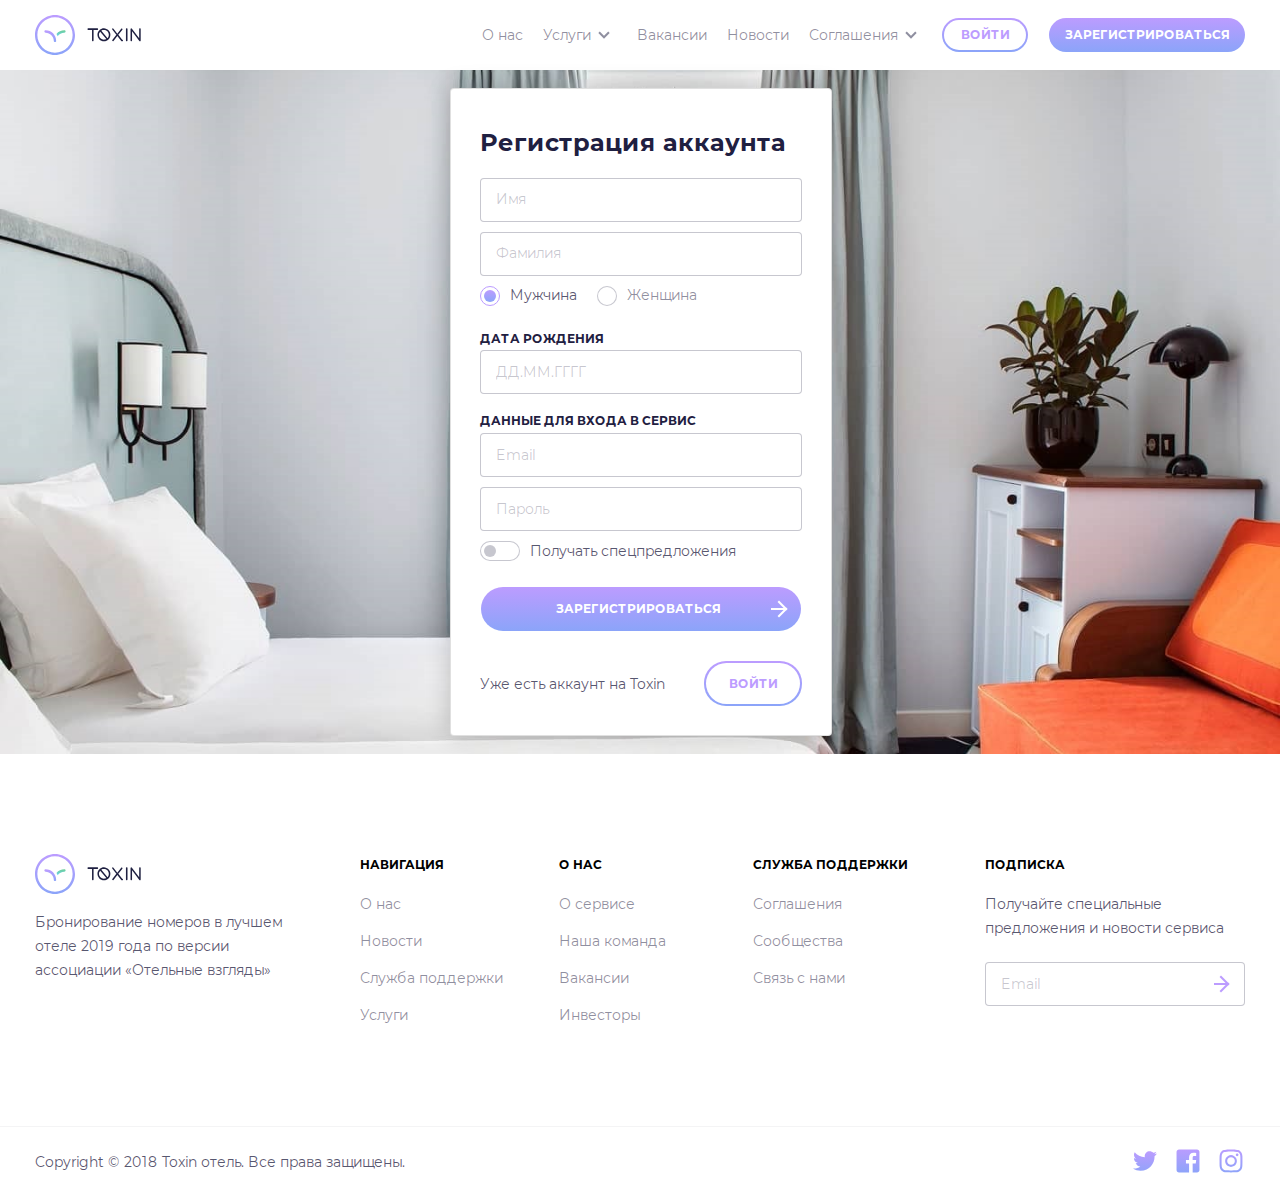
<file: registration.html>
<!doctype html><html class="registration" lang="ru"><head><meta charset="UTF-8"><meta name="viewport" content="width=device-width,initial-scale=1"><meta name="keywords" content="Registration, components, MetaLamp, education"><meta name="description" content="Отель Toxin, подобрать номер"><link rel="mask-icon" href="assets/images/logo.svg" color="#BC9CFF"><title>Registration</title><link rel="shortcut icon" href="assets/favicon.ico"><link rel="icon" type="image/png" sizes="16x16" href="assets/favicon-16x16.png"><link rel="icon" type="image/png" sizes="32x32" href="assets/favicon-32x32.png"><link rel="icon" type="image/png" sizes="48x48" href="assets/favicon-48x48.png"><link rel="manifest" href="assets/manifest.json"><meta name="mobile-web-app-capable" content="yes"><meta name="theme-color" content="#fff"><meta name="application-name" content="fsd-layout"><link rel="apple-touch-icon" sizes="57x57" href="assets/apple-touch-icon-57x57.png"><link rel="apple-touch-icon" sizes="60x60" href="assets/apple-touch-icon-60x60.png"><link rel="apple-touch-icon" sizes="72x72" href="assets/apple-touch-icon-72x72.png"><link rel="apple-touch-icon" sizes="76x76" href="assets/apple-touch-icon-76x76.png"><link rel="apple-touch-icon" sizes="114x114" href="assets/apple-touch-icon-114x114.png"><link rel="apple-touch-icon" sizes="120x120" href="assets/apple-touch-icon-120x120.png"><link rel="apple-touch-icon" sizes="144x144" href="assets/apple-touch-icon-144x144.png"><link rel="apple-touch-icon" sizes="152x152" href="assets/apple-touch-icon-152x152.png"><link rel="apple-touch-icon" sizes="167x167" href="assets/apple-touch-icon-167x167.png"><link rel="apple-touch-icon" sizes="180x180" href="assets/apple-touch-icon-180x180.png"><link rel="apple-touch-icon" sizes="1024x1024" href="assets/apple-touch-icon-1024x1024.png"><meta name="apple-mobile-web-app-capable" content="yes"><meta name="apple-mobile-web-app-status-bar-style" content="black-translucent"><meta name="apple-mobile-web-app-title" content="fsd-layout"><link rel="apple-touch-startup-image" media="(device-width: 320px) and (device-height: 568px) and (-webkit-device-pixel-ratio: 2) and (orientation: portrait)" href="assets/apple-touch-startup-image-640x1136.png"><link rel="apple-touch-startup-image" media="(device-width: 375px) and (device-height: 667px) and (-webkit-device-pixel-ratio: 2) and (orientation: portrait)" href="assets/apple-touch-startup-image-750x1334.png"><link rel="apple-touch-startup-image" media="(device-width: 414px) and (device-height: 896px) and (-webkit-device-pixel-ratio: 2) and (orientation: portrait)" href="assets/apple-touch-startup-image-828x1792.png"><link rel="apple-touch-startup-image" media="(device-width: 375px) and (device-height: 812px) and (-webkit-device-pixel-ratio: 3) and (orientation: portrait)" href="assets/apple-touch-startup-image-1125x2436.png"><link rel="apple-touch-startup-image" media="(device-width: 414px) and (device-height: 736px) and (-webkit-device-pixel-ratio: 3) and (orientation: portrait)" href="assets/apple-touch-startup-image-1242x2208.png"><link rel="apple-touch-startup-image" media="(device-width: 414px) and (device-height: 896px) and (-webkit-device-pixel-ratio: 3) and (orientation: portrait)" href="assets/apple-touch-startup-image-1242x2688.png"><link rel="apple-touch-startup-image" media="(device-width: 768px) and (device-height: 1024px) and (-webkit-device-pixel-ratio: 2) and (orientation: portrait)" href="assets/apple-touch-startup-image-1536x2048.png"><link rel="apple-touch-startup-image" media="(device-width: 834px) and (device-height: 1112px) and (-webkit-device-pixel-ratio: 2) and (orientation: portrait)" href="assets/apple-touch-startup-image-1668x2224.png"><link rel="apple-touch-startup-image" media="(device-width: 834px) and (device-height: 1194px) and (-webkit-device-pixel-ratio: 2) and (orientation: portrait)" href="assets/apple-touch-startup-image-1668x2388.png"><link rel="apple-touch-startup-image" media="(device-width: 1024px) and (device-height: 1366px) and (-webkit-device-pixel-ratio: 2) and (orientation: portrait)" href="assets/apple-touch-startup-image-2048x2732.png"><link rel="apple-touch-startup-image" media="(device-width: 810px) and (device-height: 1080px) and (-webkit-device-pixel-ratio: 2) and (orientation: portrait)" href="assets/apple-touch-startup-image-1620x2160.png"><link rel="apple-touch-startup-image" media="(device-width: 320px) and (device-height: 568px) and (-webkit-device-pixel-ratio: 2) and (orientation: landscape)" href="assets/apple-touch-startup-image-1136x640.png"><link rel="apple-touch-startup-image" media="(device-width: 375px) and (device-height: 667px) and (-webkit-device-pixel-ratio: 2) and (orientation: landscape)" href="assets/apple-touch-startup-image-1334x750.png"><link rel="apple-touch-startup-image" media="(device-width: 414px) and (device-height: 896px) and (-webkit-device-pixel-ratio: 2) and (orientation: landscape)" href="assets/apple-touch-startup-image-1792x828.png"><link rel="apple-touch-startup-image" media="(device-width: 375px) and (device-height: 812px) and (-webkit-device-pixel-ratio: 3) and (orientation: landscape)" href="assets/apple-touch-startup-image-2436x1125.png"><link rel="apple-touch-startup-image" media="(device-width: 414px) and (device-height: 736px) and (-webkit-device-pixel-ratio: 3) and (orientation: landscape)" href="assets/apple-touch-startup-image-2208x1242.png"><link rel="apple-touch-startup-image" media="(device-width: 414px) and (device-height: 896px) and (-webkit-device-pixel-ratio: 3) and (orientation: landscape)" href="assets/apple-touch-startup-image-2688x1242.png"><link rel="apple-touch-startup-image" media="(device-width: 768px) and (device-height: 1024px) and (-webkit-device-pixel-ratio: 2) and (orientation: landscape)" href="assets/apple-touch-startup-image-2048x1536.png"><link rel="apple-touch-startup-image" media="(device-width: 834px) and (device-height: 1112px) and (-webkit-device-pixel-ratio: 2) and (orientation: landscape)" href="assets/apple-touch-startup-image-2224x1668.png"><link rel="apple-touch-startup-image" media="(device-width: 834px) and (device-height: 1194px) and (-webkit-device-pixel-ratio: 2) and (orientation: landscape)" href="assets/apple-touch-startup-image-2388x1668.png"><link rel="apple-touch-startup-image" media="(device-width: 1024px) and (device-height: 1366px) and (-webkit-device-pixel-ratio: 2) and (orientation: landscape)" href="assets/apple-touch-startup-image-2732x2048.png"><link rel="apple-touch-startup-image" media="(device-width: 810px) and (device-height: 1080px) and (-webkit-device-pixel-ratio: 2) and (orientation: landscape)" href="assets/apple-touch-startup-image-2160x1620.png"><link rel="icon" type="image/png" sizes="228x228" href="assets/coast-228x228.png"><meta name="msapplication-TileColor" content="#fff"><meta name="msapplication-TileImage" content="assets/mstile-144x144.png"><meta name="msapplication-config" content="assets/browserconfig.xml"><link rel="yandex-tableau-widget" href="assets/yandex-browser-manifest.json"><script defer="defer" src="registration.js"></script><link href="registration.css" rel="stylesheet"></head><body class="registration__body"><div class="registration__wrapper"><div class="header js-header"><header class="header__container js-header__container"><div class="header__wrapper"><a class="logo" href="landing-page.html"><div class="logo__colorful-icon"></div></a><div class="header__burger-container js-header__burger-container"><div class="header__burger js-header__burger"></div></div><div class="header__right-block-container"><nav class="header__nav"><ul class="header__menu-list"><li class="header__list-item"><a class="header__list-link js-header__list-link" href="/mock-address/change-me"><span class="header__list-link-text">О нас</span></a></li><li class="header__list-item header__list-item_expandable js-header__list-item_expandable"><a class="header__list-link js-header__list-link js-header__list-link_expandable" href="/mock-address/change-me"><span class="header__list-link-text">Услуги</span><span class="header__list-arrow js-header__list-arrow"></span></a><div class="header__expanded-menu js-header__expanded-menu"><ul class="header__expanded-menu-list"><li class="header__expanded-menu-item"><a class="header__expanded-menu-link" href="/mock-address/change-me">Ресторан</a></li><li class="header__expanded-menu-item"><a class="header__expanded-menu-link" href="/mock-address/change-me">Бассейн</a></li><li class="header__expanded-menu-item"><a class="header__expanded-menu-link" href="/mock-address/change-me">Транспорт</a></li></ul></div></li><li class="header__list-item"><a class="header__list-link js-header__list-link" href="/mock-address/change-me"><span class="header__list-link-text">Вакансии</span></a></li><li class="header__list-item"><a class="header__list-link js-header__list-link" href="/mock-address/change-me"><span class="header__list-link-text">Новости</span></a></li><li class="header__list-item header__list-item_expandable js-header__list-item_expandable"><a class="header__list-link js-header__list-link js-header__list-link_expandable" href="/mock-address/change-me"><span class="header__list-link-text">Соглашения</span><span class="header__list-arrow js-header__list-arrow"></span></a><div class="header__expanded-menu js-header__expanded-menu"><ul class="header__expanded-menu-list"><li class="header__expanded-menu-item"><a class="header__expanded-menu-link" href="/mock-address/change-me">Договор по оказанию услуг</a></li><li class="header__expanded-menu-item"><a class="header__expanded-menu-link" href="/mock-address/change-me">Договор хранения</a></li></ul></div></li></ul></nav><div class="header__buttons-container"><div class="button"><a class="button__base button__base_unfilled" href="sign-in.html"><span class="button__background">Войти</span></a></div><div class="button"><a class="button__base button__base_filled button__base_size_l" href="registration.html"><span class="button__text">Зарегистрироваться</span></a></div></div></div></div></header><div class="header__mobile-menu js-header__mobile-menu"><div class="header__mobile-buttons-container"><div class="header__mobile-button-container"><div class="button"><a class="button__base button__base_unfilled button__base_mobile" href="sign-in.html"><span class="button__background">Войти</span></a></div></div><div class="header__mobile-button-container"><div class="button"><a class="button__base button__base_filled button__base_size_l" href="registration.html"><span class="button__text">Зарегистрироваться</span></a></div></div></div><nav class="header__mobile-nav"><ul class="header__mobile-list"><li class="header__mobile-list-item"><a class="header__mobile-list-link js-header__mobile-list-link" href="/mock-address/change-me"><span class="header__mobile-list-bold-item">О нас</span></a></li><li class="header__mobile-list-item header__mobile-list-item_expandable js-header__mobile-list-item js-header__mobile-list-item_expandable"><a class="header__mobile-list-link header__mobile-list-link_expandable js-header__mobile-list-link_expandable" href="/mock-address/change-me"><span class="header__mobile-list-bold-item">Услуги</span><span class="header__mobile-list-arrow js-header__mobile-list-arrow"></span></a><ul class="header__mobile-expanded-list js-header__mobile-expanded-list"><li class="header__mobile-expanded-list-item"><a class="header__mobile-expanded-list-link js-header__mobile-list-link" href="/mock-address/change-me">Ресторан</a></li><li class="header__mobile-expanded-list-item"><a class="header__mobile-expanded-list-link js-header__mobile-list-link" href="/mock-address/change-me">Бассейн</a></li><li class="header__mobile-expanded-list-item"><a class="header__mobile-expanded-list-link js-header__mobile-list-link" href="/mock-address/change-me">Транспорт</a></li></ul></li><li class="header__mobile-list-item"><a class="header__mobile-list-link js-header__mobile-list-link" href="/mock-address/change-me"><span class="header__mobile-list-bold-item">Вакансии</span></a></li><li class="header__mobile-list-item"><a class="header__mobile-list-link js-header__mobile-list-link" href="/mock-address/change-me"><span class="header__mobile-list-bold-item">Новости</span></a></li><li class="header__mobile-list-item header__mobile-list-item_expandable js-header__mobile-list-item js-header__mobile-list-item_expandable"><a class="header__mobile-list-link header__mobile-list-link_expandable js-header__mobile-list-link_expandable" href="/mock-address/change-me"><span class="header__mobile-list-bold-item">Соглашения</span><span class="header__mobile-list-arrow js-header__mobile-list-arrow"></span></a><ul class="header__mobile-expanded-list js-header__mobile-expanded-list"><li class="header__mobile-expanded-list-item"><a class="header__mobile-expanded-list-link js-header__mobile-list-link" href="/mock-address/change-me">Договор по оказанию услуг</a></li><li class="header__mobile-expanded-list-item"><a class="header__mobile-expanded-list-link js-header__mobile-list-link" href="/mock-address/change-me">Договор хранения</a></li></ul></li></ul></nav></div><div class="header__scrim"></div></div><main class="registration__background-container"><div class="registration__card-wrapper"><div class="registration-card js-registration-card"><h1 class="registration-card__title">Регистрация аккаунта</h1><div class="registration-card__wrapper"><form class="registration-card__form"><div class="registration-card__username-inputs-container"><div class="registration-card__username-input-wrapper"><div class="text-field"><input class="text-field__input" placeholder="Имя"></div></div><div class="registration-card__username-input-wrapper"><div class="text-field"><input class="text-field__input" placeholder="Фамилия"></div></div></div><div class="registration-card__radio-buttons-container"><div class="radio-buttons"><label class="radio-buttons__label"><input class="radio-buttons__input" type="radio" name="name" checked="checked"><span class="radio-buttons__custom-input"></span><span class="radio-buttons__text">Мужчина</span></label><label class="radio-buttons__label"><input class="radio-buttons__input" type="radio" name="name"><span class="radio-buttons__custom-input"></span><span class="radio-buttons__text">Женщина</span></label></div></div><div class="registration-card__date-input-container"><div class="masked-text-field"><h3 class="masked-text-field__title">Дата рождения</h3><input class="masked-text-field__input js-masked-text-field__input" placeholder="ДД.ММ.ГГГГ"></div></div><div class="registration-card__entry-data-container"><div class="registration-card__data-title">Данные для входа в сервис</div><div class="registration-card__entry-data-inputs-container"><div class="registration-card__entry-data-input-wrapper"><div class="text-field"><input class="text-field__input" type="email" placeholder="Email"></div></div><div class="registration-card__entry-data-input-wrapper"><div class="text-field"><input class="text-field__input" type="password" placeholder="Пароль"></div></div></div></div><div class="registration-card__toggle-button-container"><label class="toggle-button"><input class="toggle-button__input" type="checkbox"><span class="toggle-button__custom-input"></span><span class="toggle-button__text">Получать спецпредложения</span></label></div><div class="registration-card__long-button-container"><div class="button"><div class="button__base button__base_long"><button class="button__item" type="submit"><span class="button__text-container"><span class="button__text">Зарегистрироваться</span></span><span class="button__arrow"></span></button></div></div></div><div class="registration-card__login-container"><div class="registration-card__login-text">Уже есть аккаунт на Toxin</div><div class="button"><a class="button__base button__base_unfilled button__base_size_l" href="sign-in.html"><span class="button__background">Войти</span></a></div></div></form></div></div></div></main><footer class="footer"><div class="footer__desktop-wrapper"><div class="footer__top-section-container"><div class="footer__top-section-wrapper"><div class="footer__first-section"><a class="logo" href="landing-page.html"><div class="logo__colorful-icon"></div></a><div class="footer__first-section-text">Бронирование номеров в&nbsp;лучшем отеле 2019&nbsp;года по&nbsp;версии ассоциации «Отельные&nbsp;взгляды»</div></div><div class="footer__items-section"><div class="footer__second-section"><ul class="footer__list"><li class="footer__list-item"><h3 class="footer__title">Навигация</h3></li><li class="footer__list-item"><a class="footer__link" href="/mock-address/change-me">О нас</a></li><li class="footer__list-item"><a class="footer__link" href="/mock-address/change-me">Новости</a></li><li class="footer__list-item"><a class="footer__link" href="/mock-address/change-me">Служба поддержки</a></li><li class="footer__list-item"><a class="footer__link" href="/mock-address/change-me">Услуги</a></li></ul></div><div class="footer__third-section"><ul class="footer__list"><li class="footer__list-item"><h3 class="footer__title">О нас</h3></li><li class="footer__list-item"><a class="footer__link" href="/mock-address/change-me">О сервисе</a></li><li class="footer__list-item"><a class="footer__link" href="/mock-address/change-me">Наша команда</a></li><li class="footer__list-item"><a class="footer__link" href="/mock-address/change-me">Вакансии</a></li><li class="footer__list-item"><a class="footer__link" href="/mock-address/change-me">Инвесторы</a></li></ul></div><div class="footer__fourth-section"><ul class="footer__list"><li class="footer__list-item"><h3 class="footer__title">Служба поддержки</h3></li><li class="footer__list-item"><a class="footer__link" href="/mock-address/change-me">Соглашения</a></li><li class="footer__list-item"><a class="footer__link" href="/mock-address/change-me">Сообщества</a></li><li class="footer__list-item"><a class="footer__link" href="/mock-address/change-me">Связь с нами</a></li></ul></div></div><div class="footer__fifth-section"><h3 class="footer__subscription-title">Подписка</h3><form class="footer__subscription-form"><div class="footer__subscription-text">Получайте специальные предложения и&nbsp;новости сервиса</div><div class="subscription-text-field"><div class="subscription-text-field__input-container"><button class="subscription-text-field__button" type="submit"><span class="subscription-text-field__arrow"></span></button><input class="subscription-text-field__input" type="email" placeholder="Email"></div></div></form></div></div></div><div class="footer__bottom-section-wrapper"><div class="footer__copyright-text">Copyright &#169; 2018 Toxin отель. Все права защищены.</div><div class="footer__social-icons-container"><div class="social-icons"><a class="social-icons__link" href="https:twitter.com/" target="_blank" rel="noopener noreferrer"><div class="social-icons__image" style="background-image: url(assets/images/twitter.svg);"></div></a><a class="social-icons__link" href="https:facebook.com/" target="_blank" rel="noopener noreferrer"><div class="social-icons__image" style="background-image: url(assets/images/facebook.svg);"></div></a><a class="social-icons__link" href="https:instagram.com/" target="_blank" rel="noopener noreferrer"><div class="social-icons__image" style="background-image: url(assets/images/instagram.svg);"></div></a></div></div></div></div><div class="footer__mobile"><a class="logo" href="landing-page.html"><div class="logo__colorful-icon"></div></a><div class="footer__mobile-text">Copyright &#169; 2018 Toxin отель. Все права защищены.</div><div class="footer__mobile-icons-container"><div class="social-icons"><a class="social-icons__link" href="https:twitter.com/" target="_blank" rel="noopener noreferrer"><div class="social-icons__image" style="background-image: url(assets/images/twitter.svg);"></div></a><a class="social-icons__link" href="https:facebook.com/" target="_blank" rel="noopener noreferrer"><div class="social-icons__image" style="background-image: url(assets/images/facebook.svg);"></div></a><a class="social-icons__link" href="https:instagram.com/" target="_blank" rel="noopener noreferrer"><div class="social-icons__image" style="background-image: url(assets/images/instagram.svg);"></div></a></div></div></div></footer></div></body></html>
</file>
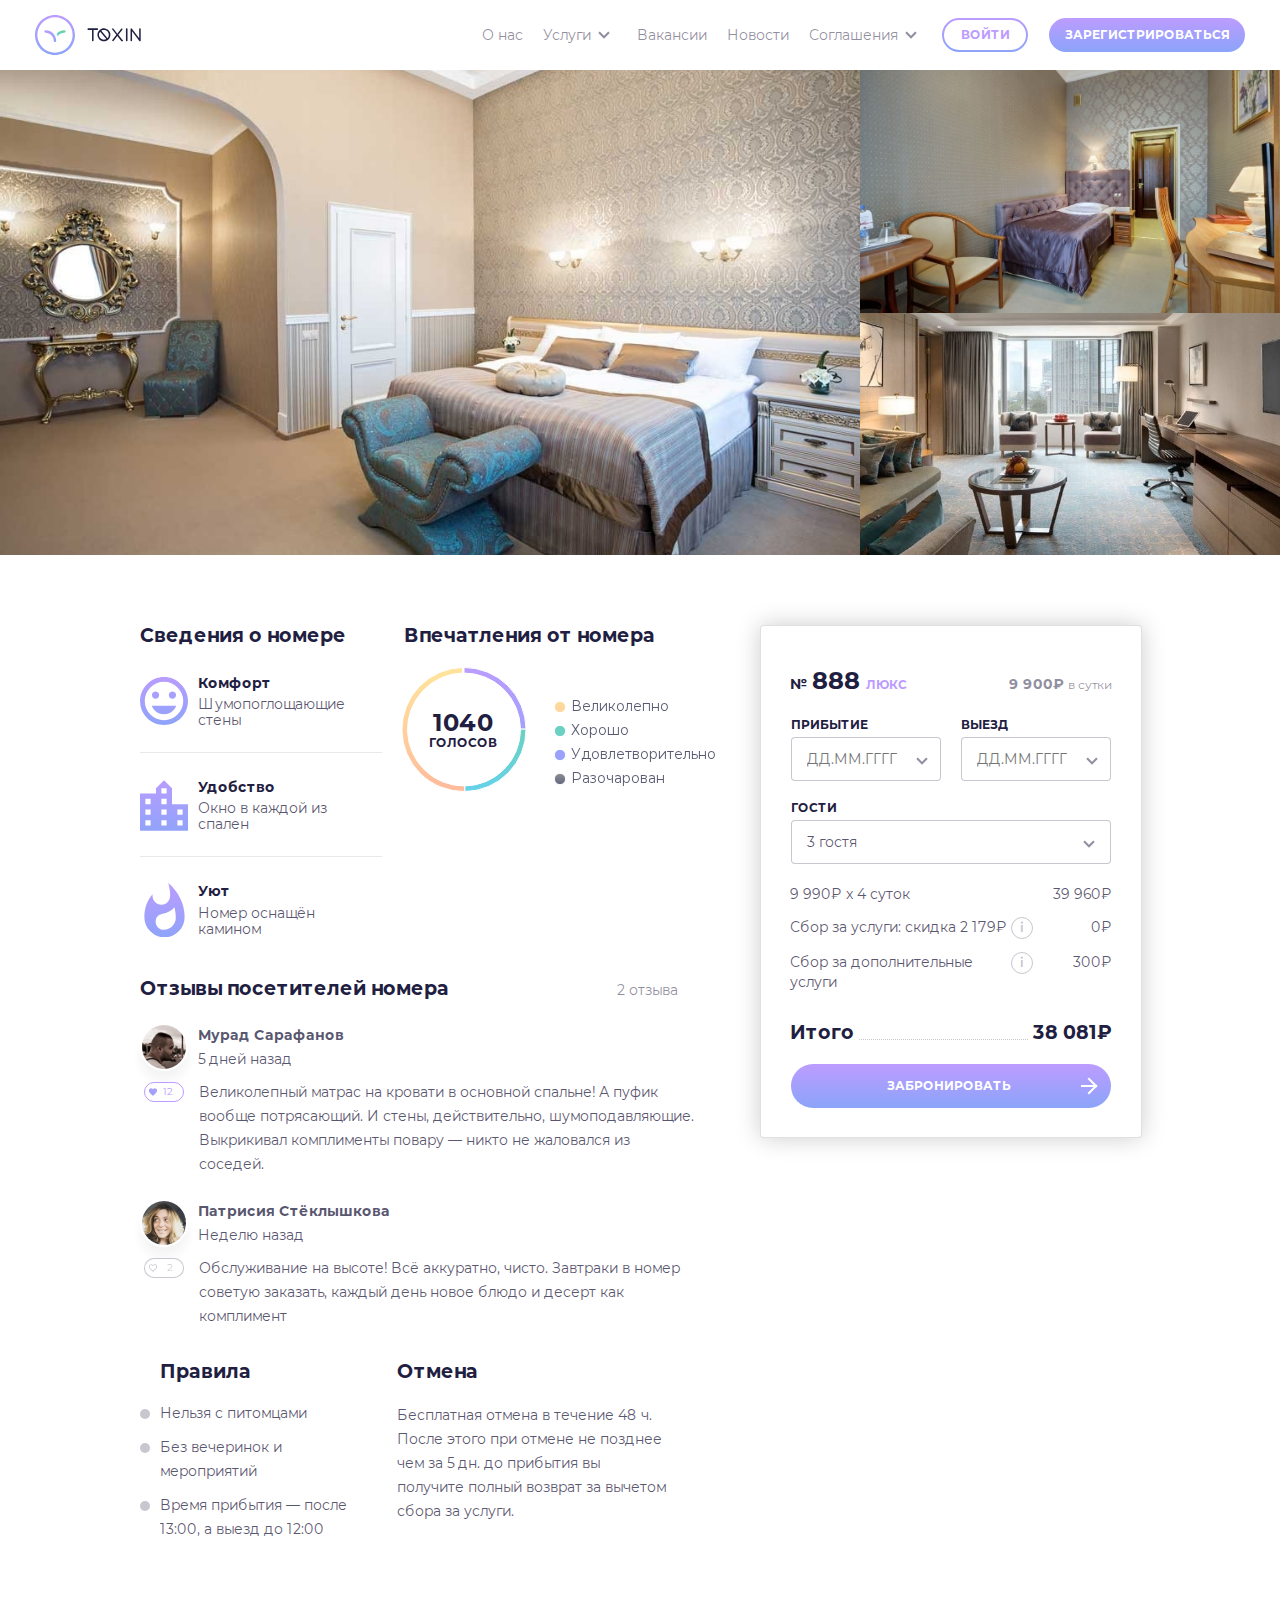
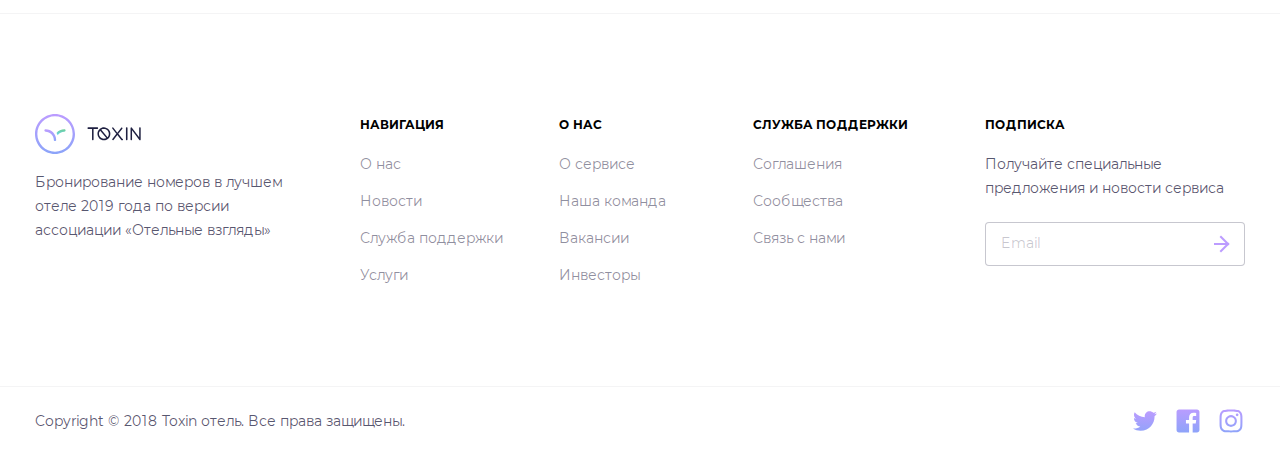
<file: room-details.html>
<!doctype html><html class="room-details" lang="ru"><head><meta charset="UTF-8"><meta name="viewport" content="width=device-width,initial-scale=1"><meta name="keywords" content="Room details, components, MetaLamp, education"><meta name="description" content="Отель Toxin, подобрать номер"><link rel="mask-icon" href="assets/images/logo.svg" color="#BC9CFF"><title>Room details</title><link rel="shortcut icon" href="assets/favicon.ico"><link rel="icon" type="image/png" sizes="16x16" href="assets/favicon-16x16.png"><link rel="icon" type="image/png" sizes="32x32" href="assets/favicon-32x32.png"><link rel="icon" type="image/png" sizes="48x48" href="assets/favicon-48x48.png"><link rel="manifest" href="assets/manifest.json"><meta name="mobile-web-app-capable" content="yes"><meta name="theme-color" content="#fff"><meta name="application-name" content="fsd-layout"><link rel="apple-touch-icon" sizes="57x57" href="assets/apple-touch-icon-57x57.png"><link rel="apple-touch-icon" sizes="60x60" href="assets/apple-touch-icon-60x60.png"><link rel="apple-touch-icon" sizes="72x72" href="assets/apple-touch-icon-72x72.png"><link rel="apple-touch-icon" sizes="76x76" href="assets/apple-touch-icon-76x76.png"><link rel="apple-touch-icon" sizes="114x114" href="assets/apple-touch-icon-114x114.png"><link rel="apple-touch-icon" sizes="120x120" href="assets/apple-touch-icon-120x120.png"><link rel="apple-touch-icon" sizes="144x144" href="assets/apple-touch-icon-144x144.png"><link rel="apple-touch-icon" sizes="152x152" href="assets/apple-touch-icon-152x152.png"><link rel="apple-touch-icon" sizes="167x167" href="assets/apple-touch-icon-167x167.png"><link rel="apple-touch-icon" sizes="180x180" href="assets/apple-touch-icon-180x180.png"><link rel="apple-touch-icon" sizes="1024x1024" href="assets/apple-touch-icon-1024x1024.png"><meta name="apple-mobile-web-app-capable" content="yes"><meta name="apple-mobile-web-app-status-bar-style" content="black-translucent"><meta name="apple-mobile-web-app-title" content="fsd-layout"><link rel="apple-touch-startup-image" media="(device-width: 320px) and (device-height: 568px) and (-webkit-device-pixel-ratio: 2) and (orientation: portrait)" href="assets/apple-touch-startup-image-640x1136.png"><link rel="apple-touch-startup-image" media="(device-width: 375px) and (device-height: 667px) and (-webkit-device-pixel-ratio: 2) and (orientation: portrait)" href="assets/apple-touch-startup-image-750x1334.png"><link rel="apple-touch-startup-image" media="(device-width: 414px) and (device-height: 896px) and (-webkit-device-pixel-ratio: 2) and (orientation: portrait)" href="assets/apple-touch-startup-image-828x1792.png"><link rel="apple-touch-startup-image" media="(device-width: 375px) and (device-height: 812px) and (-webkit-device-pixel-ratio: 3) and (orientation: portrait)" href="assets/apple-touch-startup-image-1125x2436.png"><link rel="apple-touch-startup-image" media="(device-width: 414px) and (device-height: 736px) and (-webkit-device-pixel-ratio: 3) and (orientation: portrait)" href="assets/apple-touch-startup-image-1242x2208.png"><link rel="apple-touch-startup-image" media="(device-width: 414px) and (device-height: 896px) and (-webkit-device-pixel-ratio: 3) and (orientation: portrait)" href="assets/apple-touch-startup-image-1242x2688.png"><link rel="apple-touch-startup-image" media="(device-width: 768px) and (device-height: 1024px) and (-webkit-device-pixel-ratio: 2) and (orientation: portrait)" href="assets/apple-touch-startup-image-1536x2048.png"><link rel="apple-touch-startup-image" media="(device-width: 834px) and (device-height: 1112px) and (-webkit-device-pixel-ratio: 2) and (orientation: portrait)" href="assets/apple-touch-startup-image-1668x2224.png"><link rel="apple-touch-startup-image" media="(device-width: 834px) and (device-height: 1194px) and (-webkit-device-pixel-ratio: 2) and (orientation: portrait)" href="assets/apple-touch-startup-image-1668x2388.png"><link rel="apple-touch-startup-image" media="(device-width: 1024px) and (device-height: 1366px) and (-webkit-device-pixel-ratio: 2) and (orientation: portrait)" href="assets/apple-touch-startup-image-2048x2732.png"><link rel="apple-touch-startup-image" media="(device-width: 810px) and (device-height: 1080px) and (-webkit-device-pixel-ratio: 2) and (orientation: portrait)" href="assets/apple-touch-startup-image-1620x2160.png"><link rel="apple-touch-startup-image" media="(device-width: 320px) and (device-height: 568px) and (-webkit-device-pixel-ratio: 2) and (orientation: landscape)" href="assets/apple-touch-startup-image-1136x640.png"><link rel="apple-touch-startup-image" media="(device-width: 375px) and (device-height: 667px) and (-webkit-device-pixel-ratio: 2) and (orientation: landscape)" href="assets/apple-touch-startup-image-1334x750.png"><link rel="apple-touch-startup-image" media="(device-width: 414px) and (device-height: 896px) and (-webkit-device-pixel-ratio: 2) and (orientation: landscape)" href="assets/apple-touch-startup-image-1792x828.png"><link rel="apple-touch-startup-image" media="(device-width: 375px) and (device-height: 812px) and (-webkit-device-pixel-ratio: 3) and (orientation: landscape)" href="assets/apple-touch-startup-image-2436x1125.png"><link rel="apple-touch-startup-image" media="(device-width: 414px) and (device-height: 736px) and (-webkit-device-pixel-ratio: 3) and (orientation: landscape)" href="assets/apple-touch-startup-image-2208x1242.png"><link rel="apple-touch-startup-image" media="(device-width: 414px) and (device-height: 896px) and (-webkit-device-pixel-ratio: 3) and (orientation: landscape)" href="assets/apple-touch-startup-image-2688x1242.png"><link rel="apple-touch-startup-image" media="(device-width: 768px) and (device-height: 1024px) and (-webkit-device-pixel-ratio: 2) and (orientation: landscape)" href="assets/apple-touch-startup-image-2048x1536.png"><link rel="apple-touch-startup-image" media="(device-width: 834px) and (device-height: 1112px) and (-webkit-device-pixel-ratio: 2) and (orientation: landscape)" href="assets/apple-touch-startup-image-2224x1668.png"><link rel="apple-touch-startup-image" media="(device-width: 834px) and (device-height: 1194px) and (-webkit-device-pixel-ratio: 2) and (orientation: landscape)" href="assets/apple-touch-startup-image-2388x1668.png"><link rel="apple-touch-startup-image" media="(device-width: 1024px) and (device-height: 1366px) and (-webkit-device-pixel-ratio: 2) and (orientation: landscape)" href="assets/apple-touch-startup-image-2732x2048.png"><link rel="apple-touch-startup-image" media="(device-width: 810px) and (device-height: 1080px) and (-webkit-device-pixel-ratio: 2) and (orientation: landscape)" href="assets/apple-touch-startup-image-2160x1620.png"><link rel="icon" type="image/png" sizes="228x228" href="assets/coast-228x228.png"><meta name="msapplication-TileColor" content="#fff"><meta name="msapplication-TileImage" content="assets/mstile-144x144.png"><meta name="msapplication-config" content="assets/browserconfig.xml"><link rel="yandex-tableau-widget" href="assets/yandex-browser-manifest.json"><script defer="defer" src="room-details.js"></script><link href="room-details.css" rel="stylesheet"></head><body class="room-details__body"><div class="room-details__wrapper"><div class="header js-header"><header class="header__container js-header__container"><div class="header__wrapper"><a class="logo" href="landing-page.html"><div class="logo__colorful-icon"></div></a><div class="header__burger-container js-header__burger-container"><div class="header__burger js-header__burger"></div></div><div class="header__right-block-container"><nav class="header__nav"><ul class="header__menu-list"><li class="header__list-item"><a class="header__list-link js-header__list-link" href="/mock-address/change-me"><span class="header__list-link-text">О нас</span></a></li><li class="header__list-item header__list-item_expandable js-header__list-item_expandable"><a class="header__list-link js-header__list-link js-header__list-link_expandable" href="/mock-address/change-me"><span class="header__list-link-text">Услуги</span><span class="header__list-arrow js-header__list-arrow"></span></a><div class="header__expanded-menu js-header__expanded-menu"><ul class="header__expanded-menu-list"><li class="header__expanded-menu-item"><a class="header__expanded-menu-link" href="/mock-address/change-me">Ресторан</a></li><li class="header__expanded-menu-item"><a class="header__expanded-menu-link" href="/mock-address/change-me">Бассейн</a></li><li class="header__expanded-menu-item"><a class="header__expanded-menu-link" href="/mock-address/change-me">Транспорт</a></li></ul></div></li><li class="header__list-item"><a class="header__list-link js-header__list-link" href="/mock-address/change-me"><span class="header__list-link-text">Вакансии</span></a></li><li class="header__list-item"><a class="header__list-link js-header__list-link" href="/mock-address/change-me"><span class="header__list-link-text">Новости</span></a></li><li class="header__list-item header__list-item_expandable js-header__list-item_expandable"><a class="header__list-link js-header__list-link js-header__list-link_expandable" href="/mock-address/change-me"><span class="header__list-link-text">Соглашения</span><span class="header__list-arrow js-header__list-arrow"></span></a><div class="header__expanded-menu js-header__expanded-menu"><ul class="header__expanded-menu-list"><li class="header__expanded-menu-item"><a class="header__expanded-menu-link" href="/mock-address/change-me">Договор по оказанию услуг</a></li><li class="header__expanded-menu-item"><a class="header__expanded-menu-link" href="/mock-address/change-me">Договор хранения</a></li></ul></div></li></ul></nav><div class="header__buttons-container"><div class="button"><a class="button__base button__base_unfilled" href="sign-in.html"><span class="button__background">Войти</span></a></div><div class="button"><a class="button__base button__base_filled button__base_size_l" href="registration.html"><span class="button__text">Зарегистрироваться</span></a></div></div></div></div></header><div class="header__mobile-menu js-header__mobile-menu"><div class="header__mobile-buttons-container"><div class="header__mobile-button-container"><div class="button"><a class="button__base button__base_unfilled button__base_mobile" href="sign-in.html"><span class="button__background">Войти</span></a></div></div><div class="header__mobile-button-container"><div class="button"><a class="button__base button__base_filled button__base_size_l" href="registration.html"><span class="button__text">Зарегистрироваться</span></a></div></div></div><nav class="header__mobile-nav"><ul class="header__mobile-list"><li class="header__mobile-list-item"><a class="header__mobile-list-link js-header__mobile-list-link" href="/mock-address/change-me"><span class="header__mobile-list-bold-item">О нас</span></a></li><li class="header__mobile-list-item header__mobile-list-item_expandable js-header__mobile-list-item js-header__mobile-list-item_expandable"><a class="header__mobile-list-link header__mobile-list-link_expandable js-header__mobile-list-link_expandable" href="/mock-address/change-me"><span class="header__mobile-list-bold-item">Услуги</span><span class="header__mobile-list-arrow js-header__mobile-list-arrow"></span></a><ul class="header__mobile-expanded-list js-header__mobile-expanded-list"><li class="header__mobile-expanded-list-item"><a class="header__mobile-expanded-list-link js-header__mobile-list-link" href="/mock-address/change-me">Ресторан</a></li><li class="header__mobile-expanded-list-item"><a class="header__mobile-expanded-list-link js-header__mobile-list-link" href="/mock-address/change-me">Бассейн</a></li><li class="header__mobile-expanded-list-item"><a class="header__mobile-expanded-list-link js-header__mobile-list-link" href="/mock-address/change-me">Транспорт</a></li></ul></li><li class="header__mobile-list-item"><a class="header__mobile-list-link js-header__mobile-list-link" href="/mock-address/change-me"><span class="header__mobile-list-bold-item">Вакансии</span></a></li><li class="header__mobile-list-item"><a class="header__mobile-list-link js-header__mobile-list-link" href="/mock-address/change-me"><span class="header__mobile-list-bold-item">Новости</span></a></li><li class="header__mobile-list-item header__mobile-list-item_expandable js-header__mobile-list-item js-header__mobile-list-item_expandable"><a class="header__mobile-list-link header__mobile-list-link_expandable js-header__mobile-list-link_expandable" href="/mock-address/change-me"><span class="header__mobile-list-bold-item">Соглашения</span><span class="header__mobile-list-arrow js-header__mobile-list-arrow"></span></a><ul class="header__mobile-expanded-list js-header__mobile-expanded-list"><li class="header__mobile-expanded-list-item"><a class="header__mobile-expanded-list-link js-header__mobile-list-link" href="/mock-address/change-me">Договор по оказанию услуг</a></li><li class="header__mobile-expanded-list-item"><a class="header__mobile-expanded-list-link js-header__mobile-list-link" href="/mock-address/change-me">Договор хранения</a></li></ul></li></ul></nav></div><div class="header__scrim"></div></div><div class="room-details__background-container"><div class="room-details__background"><div class="room-details__large-photo-wrapper"><img class="room-details__background-image room-details__background-image_size_l" src="assets/images/room-photo-1.jpg" alt="Room photo"></div><div class="room-details__small-photo-wrapper"><img class="room-details__background-image" src="assets/images/room-photo-1-1.jpg" alt="Room photo"><img class="room-details__background-image" src="assets/images/room-photo-1-2.jpg" alt="Room photo"></div></div></div><main class="room-details__main-container"><div class="room-details__main-wrapper"><div class="room-details__advantages-container"><h2 class="room-details__advantages-title">Сведения о номере</h2><ul class="room-details__advantages-wrapper"><li class="room-details__advantage-item"><div class="advantage advantage_bordered"><div class="advantage__icon" style="background-image: url(assets/images/insert-emoticon.svg);"></div><div class="advantage__text"><div class="advantage__title">Комфорт</div><div class="advantage__description">Шумопоглощающие стены</div></div></div></li><li class="room-details__advantage-item"><div class="advantage advantage_bordered"><div class="advantage__icon" style="background-image: url(assets/images/location-city.svg);"></div><div class="advantage__text"><div class="advantage__title">Удобство</div><div class="advantage__description">Окно в каждой из спален</div></div></div></li><li class="room-details__advantage-item"><div class="advantage"><div class="advantage__icon" style="background-image: url(assets/images/whatshot.svg);"></div><div class="advantage__text"><div class="advantage__title">Уют</div><div class="advantage__description">Номер оснащён камином</div></div></div></li></ul></div><div class="room-details__doughnut-container"><div class="room-details__doughnut-title-container"><h2 class="room-details__doughnut-title">Впечатления от номера</h2></div><div class="room-details__doughnut-wrapper js-room-details__doughnut-wrapper"><canvas class="room-details__chart js-room-details__chart" width="342" height="133"></canvas></div></div><section class="room-details__comments-container"><div class="room-details__comments-title-information-wrapper"><div class="room-details__comments-title-container"><h2 class="room-details__comments-title">Отзывы посетителей номера</h2></div><span class="room-details__comments-number-text">2 отзыва</span></div><ul class="room-details__comments-list"><li class="room-details__comment-item"><div class="comment"><div class="comment__user-wrapper"><img class="comment__user-photo" src="assets/images/image.jpg" alt="user photo"><div class="comment__user-info"><h3 class="comment__username">Мурад Сарафанов</h3><div class="comment__date">5 дней назад</div></div></div><div class="comment__comment-wrapper"><div class="comment__like-button-wrapper"><div class="like-button js-like-button"><button class="like-button__button js-like-button__button like-button__button_liked"><span class="like-button__inner-container"><span class="like-button__icon like-button__icon_liked js-like-button__icon"></span><span class="like-button__count js-like-button__count">12</span></span></button></div></div><div class="comment__text">Великолепный матрас на кровати в основной спальне! А пуфик вообще потрясающий. И стены, действительно, шумоподавляющие. Выкрикивал комплименты повару — никто не жаловался из соседей.</div></div></div></li><li class="room-details__comment-item"><div class="comment"><div class="comment__user-wrapper"><img class="comment__user-photo" src="assets/images/image-2.jpg" alt="user photo"><div class="comment__user-info"><h3 class="comment__username">Патрисия Стёклышкова</h3><div class="comment__date">Неделю назад</div></div></div><div class="comment__comment-wrapper"><div class="comment__like-button-wrapper"><div class="like-button js-like-button"><button class="like-button__button js-like-button__button"><span class="like-button__inner-container"><span class="like-button__icon js-like-button__icon"></span><span class="like-button__count js-like-button__count">2</span></span></button></div></div><div class="comment__text">Обслуживание на высоте! Всё аккуратно, чисто. Завтраки в номер советую заказать, каждый день новое блюдо и десерт как комплимент</div></div></div></li></ul></section><div class="room-details__rules-and-cancel-wrapper"><article class="room-details__bullet-list-container"><div class="room-details__bullet-list-title-container"><h2 class="room-details__bullet-list-title">Правила</h2></div><div class="room-details__bullet-list-wrapper"><div class="bullet-list"><ul class="bullet-list__list"><li class="bullet-list__item">Нельзя с питомцами</li><li class="bullet-list__item">Без вечеринок и мероприятий</li><li class="bullet-list__item">Время прибытия — после 13:00, а выезд до 12:00</li></ul></div></div></article><section class="room-details__cancel-information-container"><div class="room-details__cancel-information-title-container"><h2 class="room-details__cancel-information-title">Отмена</h2></div><div class="room-details__cancel-information-text">Бесплатная отмена в течение 48&nbsp;ч. После этого при отмене не позднее чем за 5 дн. до прибытия вы получите полный возврат за вычетом сбора за услуги.</div></section></div></div><section class="room-details__card-wrapper"><div class="room-details__room-card-wrapper"><div class="reserve-card"><div class="reserve-card__wrapper"><form class="reserve-card__form"><div class="reserve-card__number-and-price-container"><h1 class="reserve-card__number-symbol">№<span class="reserve-card__room-number"> 888</span><span class="reserve-card__lux-mark"><div class="button"><button class="button__base button__base_borderless" type="button"><span class="button__text">Люкс</span></button></div></span></h1><span class="reserve-card__price">9 900<span class="reserve-card__currency">&#8381;</span><span class="reserve-card__time-interval"> в сутки</span></span></div><div class="reserve-card__date-dropdown-container"><div class="date-dropdown js-date-dropdown"><input class="date-dropdown__input js-date-dropdown__input" data-range="true" data-multiple-dates-separator=" - " data-position="bottom left" data-from="2023, 8, 19" data-to="2023, 8, 23"><div class="date-dropdown__wrapper-from"><h3 class="date-dropdown__title">Прибытие</h3><div class="date-dropdown__input-wrapper-from"><div class="date-dropdown__arrow"></div><input class="date-dropdown__input-from js-date-dropdown__input-from" placeholder="дд.мм.гггг" readonly="readonly"></div></div><div class="date-dropdown__wrapper-to"><h3 class="date-dropdown__title">Выезд</h3><div class="date-dropdown__input-wrapper-to"><div class="date-dropdown__arrow"></div><input class="date-dropdown__input-to js-date-dropdown__input-to" placeholder="дд.мм.гггг" readonly="readonly"></div></div></div></div><div class="reserve-card__guests-dropdown-container"><div class="dropdown js-dropdown"><h3 class="dropdown__title">Гости</h3><div class="dropdown__wrapper js-dropdown__wrapper dropdown__wrapper_guests js-dropdown__wrapper_guests" data-clicks="[2,1]" data-buttons="[0,1]"><div class="dropdown__selection-container js-dropdown__selection-container"><input class="dropdown__selection js-dropdown__selection" readonly="readonly"><div class="dropdown__arrow-container"><span class="dropdown__arrow"></span></div></div><div class="dropdown__menu js-dropdown__menu"><div class="dropdown__option js-dropdown__option" data-id="1"><span class="dropdown__item">Взрослые</span></div><div class="dropdown__option js-dropdown__option" data-id="2"><span class="dropdown__item">Дети</span></div><div class="dropdown__option js-dropdown__option" data-id="3"><span class="dropdown__item">Младенцы</span></div><div class="dropdown__buttons-container"><span class="dropdown__clear-button js-dropdown__clear-button"><div class="button"><button class="button__base button__base_borderless" type="button"><span class="button__text">Очистить</span></button></div></span><span class="dropdown__apply-button js-dropdown__apply-button"><div class="button"><button class="button__base button__base_borderless" type="button"><span class="button__text">Применить</span></button></div></span></div></div></div></div></div><div class="reserve-card__price-block"><div class="reserve-card__sum"><div class="reserve-card__sum-description"><span class="reserve-card__sum-text">9 990₽ x 4 суток</span></div><span class="reserve-card__service-sum">39 960<span class="reserve-card__currency">&#8381;</span></span></div><div class="reserve-card__sum"><div class="reserve-card__sum-description"><span class="reserve-card__sum-text">Сбор за услуги: скидка 2 179₽</span><div class="reserve-card__information-icon-container"><div class="reserve-card__information-tooltip">Подробнее в разделе:<a class="reserve-card__information-tooltip-link" href="/mock-address/change-me" target="_blank"> Договор&nbsp;по&nbsp;оказанию&nbsp;услуг</a></div></div></div><span class="reserve-card__service-sum">0<span class="reserve-card__currency">&#8381;</span></span></div><div class="reserve-card__sum"><div class="reserve-card__sum-description"><span class="reserve-card__sum-text">Сбор за дополнительные услуги</span><div class="reserve-card__information-icon-container"><div class="reserve-card__information-tooltip">Подробнее в разделе:<a class="reserve-card__information-tooltip-link" href="/mock-address/change-me" target="_blank"> Договор&nbsp;по&nbsp;оказанию&nbsp;услуг</a></div></div></div><span class="reserve-card__service-sum">300<span class="reserve-card__currency">&#8381;</span></span></div></div><div class="reserve-card__total-sum-block"><span class="reserve-card__total-text">Итого</span><span class="reserve-card__dotted-border"></span><span class="reserve-card__total-sum"> 38 081<span class="reserve-card__currency">&#8381;</span></span></div><div class="reserve-card__button-container"><div class="button"><div class="button__base button__base_long"><button class="button__item" type="submit"><span class="button__text-container"><span class="button__text">Забронировать</span></span><span class="button__arrow"></span></button></div></div></div></form></div></div></div></section></main><footer class="footer"><div class="footer__desktop-wrapper"><div class="footer__top-section-container"><div class="footer__top-section-wrapper"><div class="footer__first-section"><a class="logo" href="landing-page.html"><div class="logo__colorful-icon"></div></a><div class="footer__first-section-text">Бронирование номеров в&nbsp;лучшем отеле 2019&nbsp;года по&nbsp;версии ассоциации «Отельные&nbsp;взгляды»</div></div><div class="footer__items-section"><div class="footer__second-section"><ul class="footer__list"><li class="footer__list-item"><h3 class="footer__title">Навигация</h3></li><li class="footer__list-item"><a class="footer__link" href="/mock-address/change-me">О нас</a></li><li class="footer__list-item"><a class="footer__link" href="/mock-address/change-me">Новости</a></li><li class="footer__list-item"><a class="footer__link" href="/mock-address/change-me">Служба поддержки</a></li><li class="footer__list-item"><a class="footer__link" href="/mock-address/change-me">Услуги</a></li></ul></div><div class="footer__third-section"><ul class="footer__list"><li class="footer__list-item"><h3 class="footer__title">О нас</h3></li><li class="footer__list-item"><a class="footer__link" href="/mock-address/change-me">О сервисе</a></li><li class="footer__list-item"><a class="footer__link" href="/mock-address/change-me">Наша команда</a></li><li class="footer__list-item"><a class="footer__link" href="/mock-address/change-me">Вакансии</a></li><li class="footer__list-item"><a class="footer__link" href="/mock-address/change-me">Инвесторы</a></li></ul></div><div class="footer__fourth-section"><ul class="footer__list"><li class="footer__list-item"><h3 class="footer__title">Служба поддержки</h3></li><li class="footer__list-item"><a class="footer__link" href="/mock-address/change-me">Соглашения</a></li><li class="footer__list-item"><a class="footer__link" href="/mock-address/change-me">Сообщества</a></li><li class="footer__list-item"><a class="footer__link" href="/mock-address/change-me">Связь с нами</a></li></ul></div></div><div class="footer__fifth-section"><h3 class="footer__subscription-title">Подписка</h3><form class="footer__subscription-form"><div class="footer__subscription-text">Получайте специальные предложения и&nbsp;новости сервиса</div><div class="subscription-text-field"><div class="subscription-text-field__input-container"><button class="subscription-text-field__button" type="submit"><span class="subscription-text-field__arrow"></span></button><input class="subscription-text-field__input" type="email" placeholder="Email"></div></div></form></div></div></div><div class="footer__bottom-section-wrapper"><div class="footer__copyright-text">Copyright &#169; 2018 Toxin отель. Все права защищены.</div><div class="footer__social-icons-container"><div class="social-icons"><a class="social-icons__link" href="https:twitter.com/" target="_blank" rel="noopener noreferrer"><div class="social-icons__image" style="background-image: url(assets/images/twitter.svg);"></div></a><a class="social-icons__link" href="https:facebook.com/" target="_blank" rel="noopener noreferrer"><div class="social-icons__image" style="background-image: url(assets/images/facebook.svg);"></div></a><a class="social-icons__link" href="https:instagram.com/" target="_blank" rel="noopener noreferrer"><div class="social-icons__image" style="background-image: url(assets/images/instagram.svg);"></div></a></div></div></div></div><div class="footer__mobile"><a class="logo" href="landing-page.html"><div class="logo__colorful-icon"></div></a><div class="footer__mobile-text">Copyright &#169; 2018 Toxin отель. Все права защищены.</div><div class="footer__mobile-icons-container"><div class="social-icons"><a class="social-icons__link" href="https:twitter.com/" target="_blank" rel="noopener noreferrer"><div class="social-icons__image" style="background-image: url(assets/images/twitter.svg);"></div></a><a class="social-icons__link" href="https:facebook.com/" target="_blank" rel="noopener noreferrer"><div class="social-icons__image" style="background-image: url(assets/images/facebook.svg);"></div></a><a class="social-icons__link" href="https:instagram.com/" target="_blank" rel="noopener noreferrer"><div class="social-icons__image" style="background-image: url(assets/images/instagram.svg);"></div></a></div></div></div></footer></div></body></html>
</file>
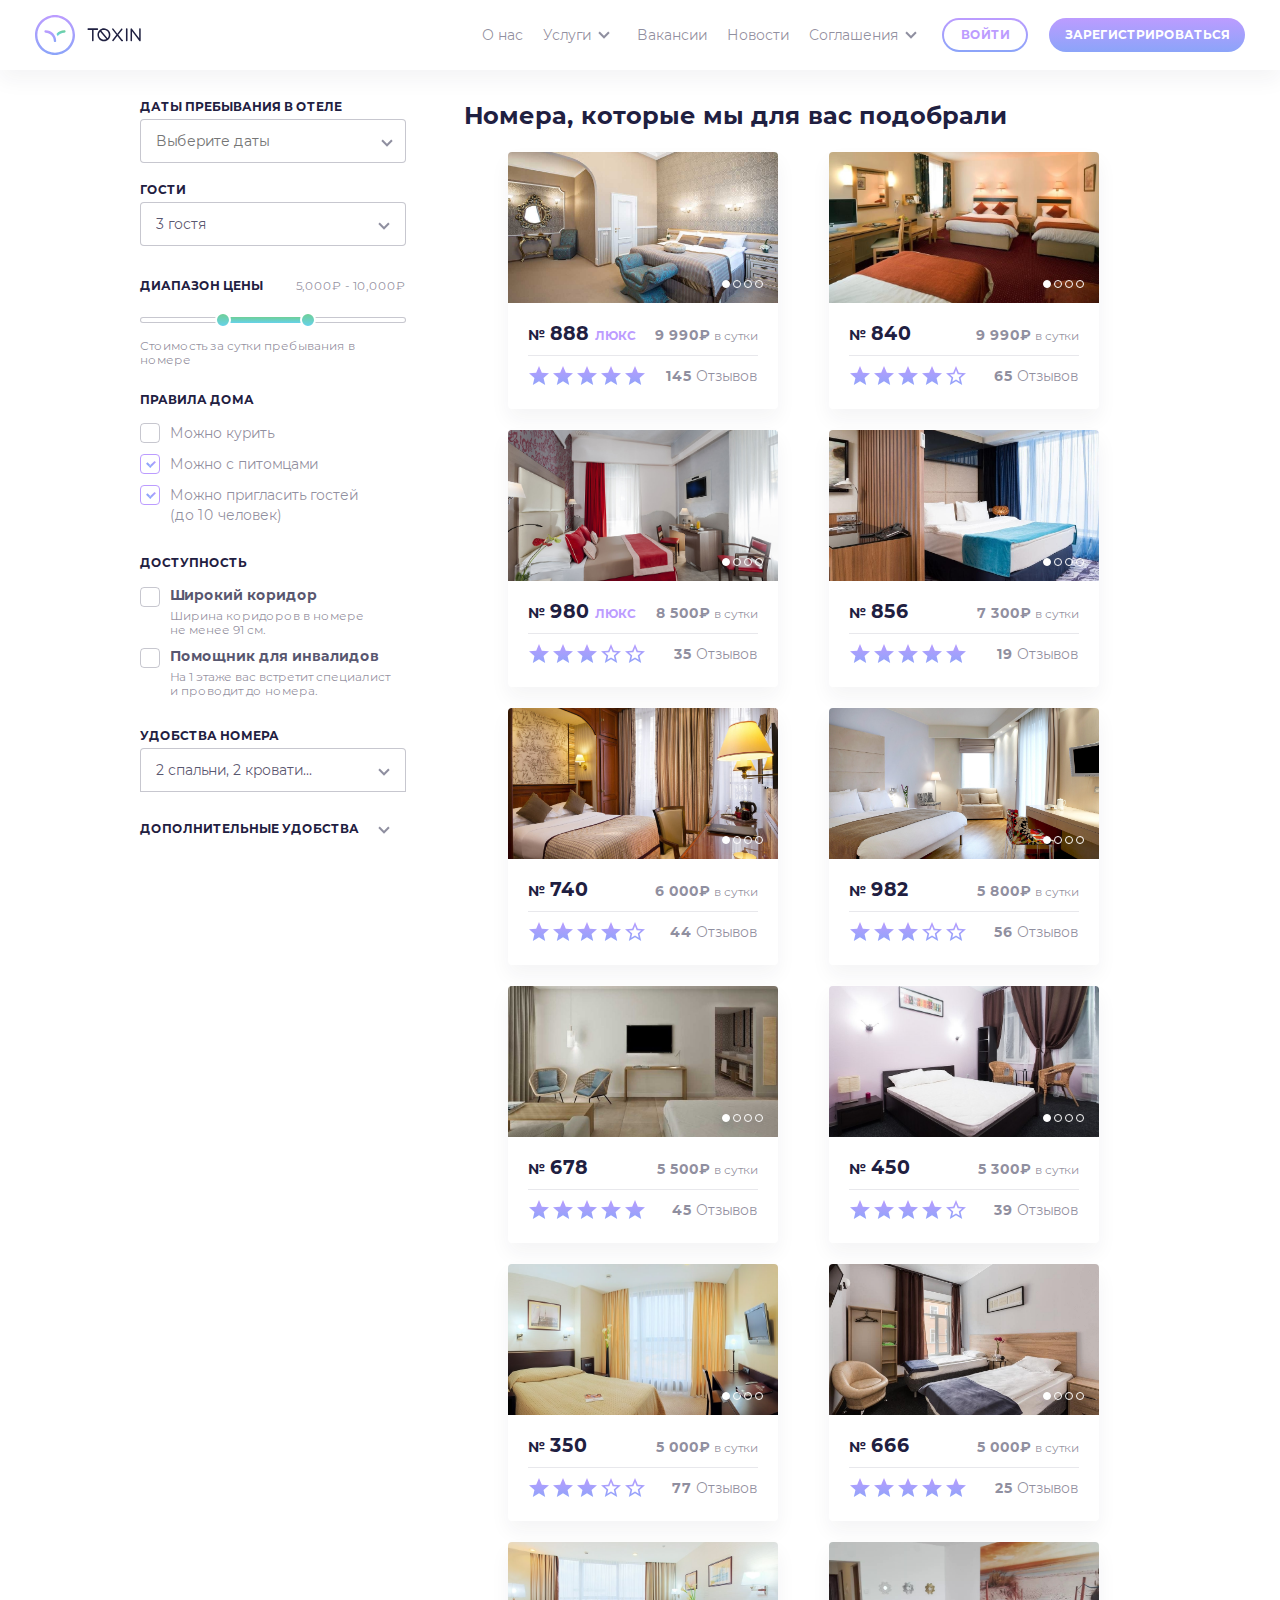
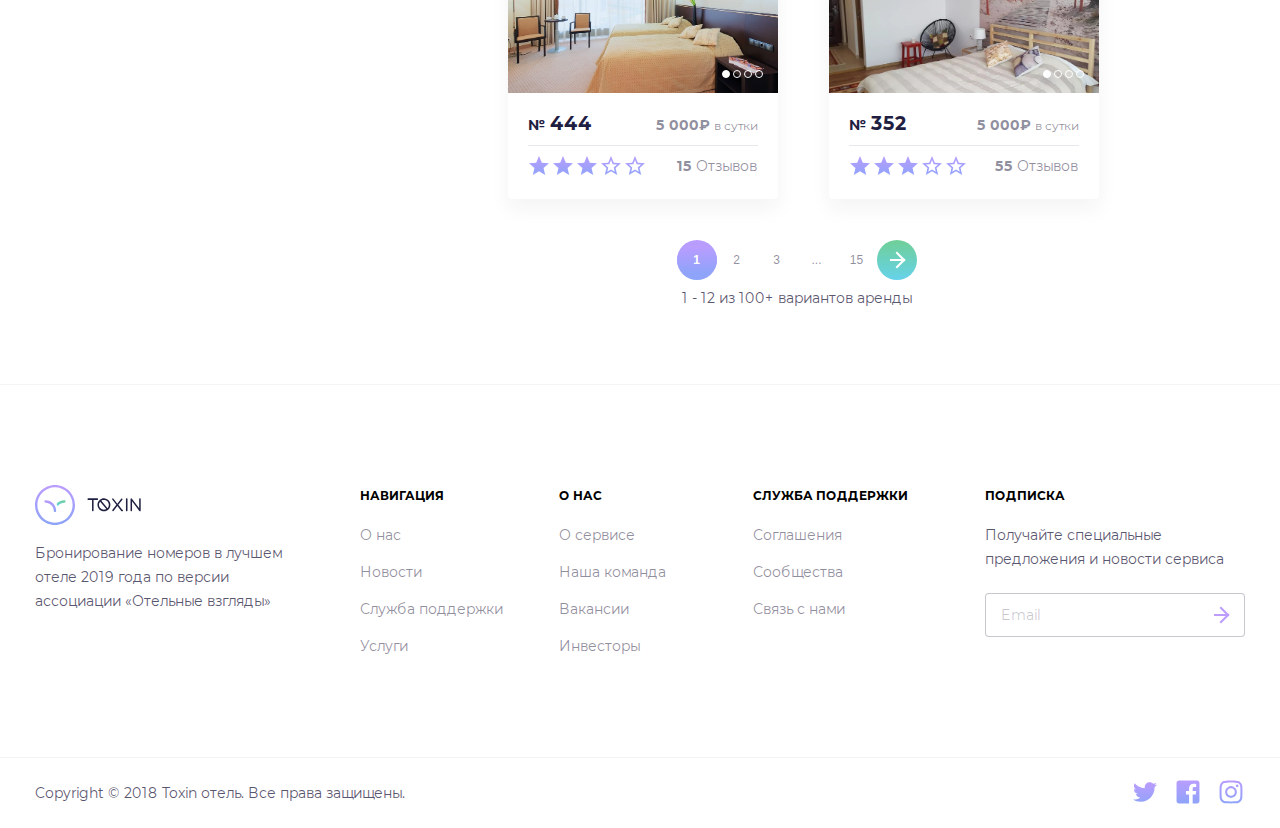
<file: search-room.html>
<!doctype html><html class="search-room" lang="ru"><head><meta charset="UTF-8"><meta name="viewport" content="width=device-width,initial-scale=1"><meta name="keywords" content="Search room, components, MetaLamp, education"><meta name="description" content="Отель Toxin, подобрать номер"><link rel="mask-icon" href="assets/images/logo.svg" color="#BC9CFF"><title>Search room</title><link rel="shortcut icon" href="assets/favicon.ico"><link rel="icon" type="image/png" sizes="16x16" href="assets/favicon-16x16.png"><link rel="icon" type="image/png" sizes="32x32" href="assets/favicon-32x32.png"><link rel="icon" type="image/png" sizes="48x48" href="assets/favicon-48x48.png"><link rel="manifest" href="assets/manifest.json"><meta name="mobile-web-app-capable" content="yes"><meta name="theme-color" content="#fff"><meta name="application-name" content="fsd-layout"><link rel="apple-touch-icon" sizes="57x57" href="assets/apple-touch-icon-57x57.png"><link rel="apple-touch-icon" sizes="60x60" href="assets/apple-touch-icon-60x60.png"><link rel="apple-touch-icon" sizes="72x72" href="assets/apple-touch-icon-72x72.png"><link rel="apple-touch-icon" sizes="76x76" href="assets/apple-touch-icon-76x76.png"><link rel="apple-touch-icon" sizes="114x114" href="assets/apple-touch-icon-114x114.png"><link rel="apple-touch-icon" sizes="120x120" href="assets/apple-touch-icon-120x120.png"><link rel="apple-touch-icon" sizes="144x144" href="assets/apple-touch-icon-144x144.png"><link rel="apple-touch-icon" sizes="152x152" href="assets/apple-touch-icon-152x152.png"><link rel="apple-touch-icon" sizes="167x167" href="assets/apple-touch-icon-167x167.png"><link rel="apple-touch-icon" sizes="180x180" href="assets/apple-touch-icon-180x180.png"><link rel="apple-touch-icon" sizes="1024x1024" href="assets/apple-touch-icon-1024x1024.png"><meta name="apple-mobile-web-app-capable" content="yes"><meta name="apple-mobile-web-app-status-bar-style" content="black-translucent"><meta name="apple-mobile-web-app-title" content="fsd-layout"><link rel="apple-touch-startup-image" media="(device-width: 320px) and (device-height: 568px) and (-webkit-device-pixel-ratio: 2) and (orientation: portrait)" href="assets/apple-touch-startup-image-640x1136.png"><link rel="apple-touch-startup-image" media="(device-width: 375px) and (device-height: 667px) and (-webkit-device-pixel-ratio: 2) and (orientation: portrait)" href="assets/apple-touch-startup-image-750x1334.png"><link rel="apple-touch-startup-image" media="(device-width: 414px) and (device-height: 896px) and (-webkit-device-pixel-ratio: 2) and (orientation: portrait)" href="assets/apple-touch-startup-image-828x1792.png"><link rel="apple-touch-startup-image" media="(device-width: 375px) and (device-height: 812px) and (-webkit-device-pixel-ratio: 3) and (orientation: portrait)" href="assets/apple-touch-startup-image-1125x2436.png"><link rel="apple-touch-startup-image" media="(device-width: 414px) and (device-height: 736px) and (-webkit-device-pixel-ratio: 3) and (orientation: portrait)" href="assets/apple-touch-startup-image-1242x2208.png"><link rel="apple-touch-startup-image" media="(device-width: 414px) and (device-height: 896px) and (-webkit-device-pixel-ratio: 3) and (orientation: portrait)" href="assets/apple-touch-startup-image-1242x2688.png"><link rel="apple-touch-startup-image" media="(device-width: 768px) and (device-height: 1024px) and (-webkit-device-pixel-ratio: 2) and (orientation: portrait)" href="assets/apple-touch-startup-image-1536x2048.png"><link rel="apple-touch-startup-image" media="(device-width: 834px) and (device-height: 1112px) and (-webkit-device-pixel-ratio: 2) and (orientation: portrait)" href="assets/apple-touch-startup-image-1668x2224.png"><link rel="apple-touch-startup-image" media="(device-width: 834px) and (device-height: 1194px) and (-webkit-device-pixel-ratio: 2) and (orientation: portrait)" href="assets/apple-touch-startup-image-1668x2388.png"><link rel="apple-touch-startup-image" media="(device-width: 1024px) and (device-height: 1366px) and (-webkit-device-pixel-ratio: 2) and (orientation: portrait)" href="assets/apple-touch-startup-image-2048x2732.png"><link rel="apple-touch-startup-image" media="(device-width: 810px) and (device-height: 1080px) and (-webkit-device-pixel-ratio: 2) and (orientation: portrait)" href="assets/apple-touch-startup-image-1620x2160.png"><link rel="apple-touch-startup-image" media="(device-width: 320px) and (device-height: 568px) and (-webkit-device-pixel-ratio: 2) and (orientation: landscape)" href="assets/apple-touch-startup-image-1136x640.png"><link rel="apple-touch-startup-image" media="(device-width: 375px) and (device-height: 667px) and (-webkit-device-pixel-ratio: 2) and (orientation: landscape)" href="assets/apple-touch-startup-image-1334x750.png"><link rel="apple-touch-startup-image" media="(device-width: 414px) and (device-height: 896px) and (-webkit-device-pixel-ratio: 2) and (orientation: landscape)" href="assets/apple-touch-startup-image-1792x828.png"><link rel="apple-touch-startup-image" media="(device-width: 375px) and (device-height: 812px) and (-webkit-device-pixel-ratio: 3) and (orientation: landscape)" href="assets/apple-touch-startup-image-2436x1125.png"><link rel="apple-touch-startup-image" media="(device-width: 414px) and (device-height: 736px) and (-webkit-device-pixel-ratio: 3) and (orientation: landscape)" href="assets/apple-touch-startup-image-2208x1242.png"><link rel="apple-touch-startup-image" media="(device-width: 414px) and (device-height: 896px) and (-webkit-device-pixel-ratio: 3) and (orientation: landscape)" href="assets/apple-touch-startup-image-2688x1242.png"><link rel="apple-touch-startup-image" media="(device-width: 768px) and (device-height: 1024px) and (-webkit-device-pixel-ratio: 2) and (orientation: landscape)" href="assets/apple-touch-startup-image-2048x1536.png"><link rel="apple-touch-startup-image" media="(device-width: 834px) and (device-height: 1112px) and (-webkit-device-pixel-ratio: 2) and (orientation: landscape)" href="assets/apple-touch-startup-image-2224x1668.png"><link rel="apple-touch-startup-image" media="(device-width: 834px) and (device-height: 1194px) and (-webkit-device-pixel-ratio: 2) and (orientation: landscape)" href="assets/apple-touch-startup-image-2388x1668.png"><link rel="apple-touch-startup-image" media="(device-width: 1024px) and (device-height: 1366px) and (-webkit-device-pixel-ratio: 2) and (orientation: landscape)" href="assets/apple-touch-startup-image-2732x2048.png"><link rel="apple-touch-startup-image" media="(device-width: 810px) and (device-height: 1080px) and (-webkit-device-pixel-ratio: 2) and (orientation: landscape)" href="assets/apple-touch-startup-image-2160x1620.png"><link rel="icon" type="image/png" sizes="228x228" href="assets/coast-228x228.png"><meta name="msapplication-TileColor" content="#fff"><meta name="msapplication-TileImage" content="assets/mstile-144x144.png"><meta name="msapplication-config" content="assets/browserconfig.xml"><link rel="yandex-tableau-widget" href="assets/yandex-browser-manifest.json"><script defer="defer" src="search-room.js"></script><link href="search-room.css" rel="stylesheet"></head><body class="search-room__body"><div class="search-room__wrapper"><div class="header js-header"><header class="header__container js-header__container"><div class="header__wrapper"><a class="logo" href="landing-page.html"><div class="logo__colorful-icon"></div></a><div class="header__burger-container js-header__burger-container"><div class="header__burger js-header__burger"></div></div><div class="header__right-block-container"><nav class="header__nav"><ul class="header__menu-list"><li class="header__list-item"><a class="header__list-link js-header__list-link" href="/mock-address/change-me"><span class="header__list-link-text">О нас</span></a></li><li class="header__list-item header__list-item_expandable js-header__list-item_expandable"><a class="header__list-link js-header__list-link js-header__list-link_expandable" href="/mock-address/change-me"><span class="header__list-link-text">Услуги</span><span class="header__list-arrow js-header__list-arrow"></span></a><div class="header__expanded-menu js-header__expanded-menu"><ul class="header__expanded-menu-list"><li class="header__expanded-menu-item"><a class="header__expanded-menu-link" href="/mock-address/change-me">Ресторан</a></li><li class="header__expanded-menu-item"><a class="header__expanded-menu-link" href="/mock-address/change-me">Бассейн</a></li><li class="header__expanded-menu-item"><a class="header__expanded-menu-link" href="/mock-address/change-me">Транспорт</a></li></ul></div></li><li class="header__list-item"><a class="header__list-link js-header__list-link" href="/mock-address/change-me"><span class="header__list-link-text">Вакансии</span></a></li><li class="header__list-item"><a class="header__list-link js-header__list-link" href="/mock-address/change-me"><span class="header__list-link-text">Новости</span></a></li><li class="header__list-item header__list-item_expandable js-header__list-item_expandable"><a class="header__list-link js-header__list-link js-header__list-link_expandable" href="/mock-address/change-me"><span class="header__list-link-text">Соглашения</span><span class="header__list-arrow js-header__list-arrow"></span></a><div class="header__expanded-menu js-header__expanded-menu"><ul class="header__expanded-menu-list"><li class="header__expanded-menu-item"><a class="header__expanded-menu-link" href="/mock-address/change-me">Договор по оказанию услуг</a></li><li class="header__expanded-menu-item"><a class="header__expanded-menu-link" href="/mock-address/change-me">Договор хранения</a></li></ul></div></li></ul></nav><div class="header__buttons-container"><div class="button"><a class="button__base button__base_unfilled" href="sign-in.html"><span class="button__background">Войти</span></a></div><div class="button"><a class="button__base button__base_filled button__base_size_l" href="registration.html"><span class="button__text">Зарегистрироваться</span></a></div></div></div></div></header><div class="header__mobile-menu js-header__mobile-menu"><div class="header__mobile-buttons-container"><div class="header__mobile-button-container"><div class="button"><a class="button__base button__base_unfilled button__base_mobile" href="sign-in.html"><span class="button__background">Войти</span></a></div></div><div class="header__mobile-button-container"><div class="button"><a class="button__base button__base_filled button__base_size_l" href="registration.html"><span class="button__text">Зарегистрироваться</span></a></div></div></div><nav class="header__mobile-nav"><ul class="header__mobile-list"><li class="header__mobile-list-item"><a class="header__mobile-list-link js-header__mobile-list-link" href="/mock-address/change-me"><span class="header__mobile-list-bold-item">О нас</span></a></li><li class="header__mobile-list-item header__mobile-list-item_expandable js-header__mobile-list-item js-header__mobile-list-item_expandable"><a class="header__mobile-list-link header__mobile-list-link_expandable js-header__mobile-list-link_expandable" href="/mock-address/change-me"><span class="header__mobile-list-bold-item">Услуги</span><span class="header__mobile-list-arrow js-header__mobile-list-arrow"></span></a><ul class="header__mobile-expanded-list js-header__mobile-expanded-list"><li class="header__mobile-expanded-list-item"><a class="header__mobile-expanded-list-link js-header__mobile-list-link" href="/mock-address/change-me">Ресторан</a></li><li class="header__mobile-expanded-list-item"><a class="header__mobile-expanded-list-link js-header__mobile-list-link" href="/mock-address/change-me">Бассейн</a></li><li class="header__mobile-expanded-list-item"><a class="header__mobile-expanded-list-link js-header__mobile-list-link" href="/mock-address/change-me">Транспорт</a></li></ul></li><li class="header__mobile-list-item"><a class="header__mobile-list-link js-header__mobile-list-link" href="/mock-address/change-me"><span class="header__mobile-list-bold-item">Вакансии</span></a></li><li class="header__mobile-list-item"><a class="header__mobile-list-link js-header__mobile-list-link" href="/mock-address/change-me"><span class="header__mobile-list-bold-item">Новости</span></a></li><li class="header__mobile-list-item header__mobile-list-item_expandable js-header__mobile-list-item js-header__mobile-list-item_expandable"><a class="header__mobile-list-link header__mobile-list-link_expandable js-header__mobile-list-link_expandable" href="/mock-address/change-me"><span class="header__mobile-list-bold-item">Соглашения</span><span class="header__mobile-list-arrow js-header__mobile-list-arrow"></span></a><ul class="header__mobile-expanded-list js-header__mobile-expanded-list"><li class="header__mobile-expanded-list-item"><a class="header__mobile-expanded-list-link js-header__mobile-list-link" href="/mock-address/change-me">Договор по оказанию услуг</a></li><li class="header__mobile-expanded-list-item"><a class="header__mobile-expanded-list-link js-header__mobile-list-link" href="/mock-address/change-me">Договор хранения</a></li></ul></li></ul></nav></div><div class="header__scrim"></div></div><div class="search-room__filter"><button class="search-room__filter-button js-search-room__filter-button"><span class="search-room__filter-wrapper"><span class="search-room__filter-icon"></span><span class="search-room__filter-text">Фильтры</span></span></button></div><main class="search-room__container"><div class="search-room__widgets-container js-search-room__widgets-container"><form class="search-room__widgets-form"><section class="search-room__widgets-wrapper"><div class="search-room__filter-date-dropdown-container"><div class="search-room__filter-date-dropdown-wrapper"><div class="filter-date-dropdown js-filter-date-dropdown"><h3 class="filter-date-dropdown__title">Даты пребывания в отеле</h3><div class="filter-date-dropdown__input-container"><div class="filter-date-dropdown__arrow"></div><input class="filter-date-dropdown__input js-filter-date-dropdown__input" data-multiple-dates-separator=" - " placeholder="Выберите даты" data-from="2023, 8, 19" data-to="2023, 8, 23" readonly="readonly"></div></div></div></div><div class="search-room__guests-dropdown-container"><div class="search-room__guests-dropdown-wrapper"><div class="dropdown js-dropdown"><h3 class="dropdown__title">Гости</h3><div class="dropdown__wrapper js-dropdown__wrapper dropdown__wrapper_guests js-dropdown__wrapper_guests dropdown__wrapper_size_s" data-clicks="[3,1]" data-buttons="[0,2]"><div class="dropdown__selection-container js-dropdown__selection-container"><input class="dropdown__selection js-dropdown__selection" readonly="readonly"><div class="dropdown__arrow-container"><span class="dropdown__arrow"></span></div></div><div class="dropdown__menu js-dropdown__menu"><div class="dropdown__option js-dropdown__option" data-id="1"><span class="dropdown__item">Взрослые</span></div><div class="dropdown__option js-dropdown__option" data-id="2"><span class="dropdown__item">Дети</span></div><div class="dropdown__option js-dropdown__option" data-id="3"><span class="dropdown__item">Младенцы</span></div><div class="dropdown__buttons-container"><span class="dropdown__clear-button js-dropdown__clear-button"><div class="button"><button class="button__base button__base_borderless" type="button"><span class="button__text">Очистить</span></button></div></span><span class="dropdown__apply-button js-dropdown__apply-button"><div class="button"><button class="button__base button__base_borderless" type="button"><span class="button__text">Применить</span></button></div></span></div></div></div></div></div></div><div class="search-room__range-slider-container"><div class="range-slider js-range-slider"><h3 class="range-slider__title">Диапазон цены</h3><input class="range-slider__input js-range-slider__input" name="range-slider"></div><p class="search-room__slider-sub-text">Стоимость за сутки пребывания в номере</p></div><div class="search-room__checkbox-buttons-container"><div class="search-room__checkbox-buttons-wrapper"><div class="checkbox-list js-checkbox-list"><h3 class="checkbox-list__title js-checkbox-list__title">Правила дома</h3><ul class="checkbox-list__list"><li class="checkbox-list__item"><div class="checkbox-button"><div class="checkbox-button__container"><label class="checkbox-button__label"><input class="checkbox-button__input" type="checkbox"><span class="checkbox-button__custom-input"></span><span class="checkbox-button__text">Можно курить</span></label></div></div></li><li class="checkbox-list__item"><div class="checkbox-button"><div class="checkbox-button__container"><label class="checkbox-button__label"><input class="checkbox-button__input" type="checkbox" checked="checked"><span class="checkbox-button__custom-input"></span><span class="checkbox-button__text">Можно с питомцами</span></label></div></div></li><li class="checkbox-list__item"><div class="checkbox-button"><div class="checkbox-button__container"><label class="checkbox-button__label"><input class="checkbox-button__input" type="checkbox" checked="checked"><span class="checkbox-button__custom-input"></span><span class="checkbox-button__text">Можно пригласить гостей (до 10 человек)</span></label></div></div></li></ul></div></div></div><div class="search-room__rich-checkbox-buttons-container"><div class="search-room__rich-checkbox-buttons-wrapper"><div class="checkbox-list js-checkbox-list"><h3 class="checkbox-list__title js-checkbox-list__title">Доступность</h3><ul class="checkbox-list__list"><li class="checkbox-list__item"><div class="checkbox-button"><div class="checkbox-button__container"><label class="checkbox-button__label"><input class="checkbox-button__input" type="checkbox"><span class="checkbox-button__custom-input"></span><span class="checkbox-button__text-title">Широкий коридор</span></label><span class="checkbox-button__text_regular">Ширина коридоров в номере не менее 91 см.</span></div></div></li><li class="checkbox-list__item"><div class="checkbox-button"><div class="checkbox-button__container"><label class="checkbox-button__label"><input class="checkbox-button__input" type="checkbox"><span class="checkbox-button__custom-input"></span><span class="checkbox-button__text-title">Помощник для инвалидов</span></label><span class="checkbox-button__text_regular">На 1 этаже вас встретит специалист и проводит до номера.</span></div></div></li></ul></div></div></div><div class="search-room__conveniences-dropdown-container"><div class="search-room__conveniences-dropdown-wrapper"><div class="dropdown js-dropdown"><h3 class="dropdown__title">Удобства номера</h3><div class="dropdown__wrapper js-dropdown__wrapper dropdown__wrapper_conveniences js-dropdown__wrapper_conveniences dropdown__wrapper_size_s" data-clicks="[2,2]" data-buttons="[0,1]"><div class="dropdown__selection-container js-dropdown__selection-container"><input class="dropdown__selection js-dropdown__selection" readonly="readonly"><div class="dropdown__arrow-container"><span class="dropdown__arrow"></span></div></div><div class="dropdown__menu js-dropdown__menu"><div class="dropdown__option js-dropdown__option" data-id="1"><span class="dropdown__item">Спальни</span></div><div class="dropdown__option js-dropdown__option" data-id="2"><span class="dropdown__item">Кровати</span></div><div class="dropdown__option js-dropdown__option" data-id="3"><span class="dropdown__item">Ванные комнаты</span></div></div></div></div></div></div><div class="search-room__checkbox-list-container"><div class="checkbox-list js-checkbox-list"><h3 class="checkbox-list__title js-checkbox-list__title checkbox-list__title_expandable js-checkbox-list__title_expandable">Дополнительные удобства<span class="checkbox-list__arrow"></span></h3><ul class="checkbox-list__list"><li class="checkbox-list__item"><div class="checkbox-button"><div class="checkbox-button__container"><label class="checkbox-button__label"><input class="checkbox-button__input" type="checkbox"><span class="checkbox-button__custom-input"></span><span class="checkbox-button__text">Завтрак</span></label></div></div></li><li class="checkbox-list__item"><div class="checkbox-button"><div class="checkbox-button__container"><label class="checkbox-button__label"><input class="checkbox-button__input" type="checkbox"><span class="checkbox-button__custom-input"></span><span class="checkbox-button__text">Письменный стол</span></label></div></div></li><li class="checkbox-list__item"><div class="checkbox-button"><div class="checkbox-button__container"><label class="checkbox-button__label"><input class="checkbox-button__input" type="checkbox"><span class="checkbox-button__custom-input"></span><span class="checkbox-button__text">Стул для кормления</span></label></div></div></li><li class="checkbox-list__item"><div class="checkbox-button"><div class="checkbox-button__container"><label class="checkbox-button__label"><input class="checkbox-button__input" type="checkbox"><span class="checkbox-button__custom-input"></span><span class="checkbox-button__text">Кроватка</span></label></div></div></li><li class="checkbox-list__item"><div class="checkbox-button"><div class="checkbox-button__container"><label class="checkbox-button__label"><input class="checkbox-button__input" type="checkbox"><span class="checkbox-button__custom-input"></span><span class="checkbox-button__text">Телевизор</span></label></div></div></li><li class="checkbox-list__item"><div class="checkbox-button"><div class="checkbox-button__container"><label class="checkbox-button__label"><input class="checkbox-button__input" type="checkbox"><span class="checkbox-button__custom-input"></span><span class="checkbox-button__text">Шампунь</span></label></div></div></li></ul></div></div></section></form></div><section class="search-room__cards-container"><h1 class="search-room__title">Номера, которые мы для вас подобрали</h1><div class="pagination js-pagination"><div class="pagination__data-container js-pagination__data-container"></div><div class="pagination__container js-pagination__container"><span class="pagination__text"><span class="pagination__numbers js-pagination__numbers">1 - 12</span><span class="pagination__total-number"> из 100+ вариантов аренды</span></span></div></div></section></main><div class="search-room__pagination-container"><div class="room-card js-room-card"><div class="room-card__image-container"><div class="room-card__slider js-room-card__slider"><img class="room-card__image" src="assets/images/room-photo-1.jpg" alt="Room photo"><img class="room-card__image" src="assets/images/room-photo-1.jpg" alt="Room photo"><img class="room-card__image" src="assets/images/room-photo-1.jpg" alt="Room photo"><img class="room-card__image" src="assets/images/room-photo-1.jpg" alt="Room photo"></div></div><div class="room-card__information"><div class="room-card__room-number-container"><span class="room-card__number-symbol"></span><span class="room-card__room-number"> 888</span><div class="room-card__lux-mark"><div class="button"><button class="button__base button__base_borderless" type="button"><span class="button__text">Люкс</span></button></div></div></div><div class="room-card__price-container"><span class="room-card__price">9 990<span class="room-card__currency">&#8381;</span><span class="room-card__time-interval"> в сутки</span></span></div></div><div class="room-card__rate"><div class="rate-button"><div class="rate-button__stars-group"><input class="rate-button__radio" type="radio" name="0.3100753158029377" value="1" checked="checked"><input class="rate-button__radio" type="radio" name="0.3100753158029377" value="2"><input class="rate-button__radio" type="radio" name="0.3100753158029377" value="3"><input class="rate-button__radio" type="radio" name="0.3100753158029377" value="4"><input class="rate-button__radio" type="radio" name="0.3100753158029377" value="5"></div></div><div class="room-card__reviews-number">145<span class="room-card__reviews-number-text"> Отзывов</span></div></div></div><div class="room-card js-room-card"><div class="room-card__image-container"><div class="room-card__slider js-room-card__slider"><img class="room-card__image" src="assets/images/room-photo-2.jpg" alt="Room photo"><img class="room-card__image" src="assets/images/room-photo-2.jpg" alt="Room photo"><img class="room-card__image" src="assets/images/room-photo-2.jpg" alt="Room photo"><img class="room-card__image" src="assets/images/room-photo-2.jpg" alt="Room photo"></div></div><div class="room-card__information"><div class="room-card__room-number-container"><span class="room-card__number-symbol"></span><span class="room-card__room-number"> 840</span></div><div class="room-card__price-container"><span class="room-card__price">9 990<span class="room-card__currency">&#8381;</span><span class="room-card__time-interval"> в сутки</span></span></div></div><div class="room-card__rate"><div class="rate-button"><div class="rate-button__stars-group"><input class="rate-button__radio" type="radio" name="0.10202283175073323" value="1"><input class="rate-button__radio" type="radio" name="0.10202283175073323" value="2" checked="checked"><input class="rate-button__radio" type="radio" name="0.10202283175073323" value="3"><input class="rate-button__radio" type="radio" name="0.10202283175073323" value="4"><input class="rate-button__radio" type="radio" name="0.10202283175073323" value="5"></div></div><div class="room-card__reviews-number">65<span class="room-card__reviews-number-text"> Отзывов</span></div></div></div><div class="room-card js-room-card"><div class="room-card__image-container"><div class="room-card__slider js-room-card__slider"><img class="room-card__image" src="assets/images/room-photo-3.jpg" alt="Room photo"><img class="room-card__image" src="assets/images/room-photo-3.jpg" alt="Room photo"><img class="room-card__image" src="assets/images/room-photo-3.jpg" alt="Room photo"><img class="room-card__image" src="assets/images/room-photo-3.jpg" alt="Room photo"></div></div><div class="room-card__information"><div class="room-card__room-number-container"><span class="room-card__number-symbol"></span><span class="room-card__room-number"> 980</span><div class="room-card__lux-mark"><div class="button"><button class="button__base button__base_borderless" type="button"><span class="button__text">Люкс</span></button></div></div></div><div class="room-card__price-container"><span class="room-card__price">8 500<span class="room-card__currency">&#8381;</span><span class="room-card__time-interval"> в сутки</span></span></div></div><div class="room-card__rate"><div class="rate-button"><div class="rate-button__stars-group"><input class="rate-button__radio" type="radio" name="0.0055169258677632005" value="1"><input class="rate-button__radio" type="radio" name="0.0055169258677632005" value="2"><input class="rate-button__radio" type="radio" name="0.0055169258677632005" value="3" checked="checked"><input class="rate-button__radio" type="radio" name="0.0055169258677632005" value="4"><input class="rate-button__radio" type="radio" name="0.0055169258677632005" value="5"></div></div><div class="room-card__reviews-number">35<span class="room-card__reviews-number-text"> Отзывов</span></div></div></div><div class="room-card js-room-card"><div class="room-card__image-container"><div class="room-card__slider js-room-card__slider"><img class="room-card__image" src="assets/images/room-photo-4.jpg" alt="Room photo"><img class="room-card__image" src="assets/images/room-photo-4.jpg" alt="Room photo"><img class="room-card__image" src="assets/images/room-photo-4.jpg" alt="Room photo"><img class="room-card__image" src="assets/images/room-photo-4.jpg" alt="Room photo"></div></div><div class="room-card__information"><div class="room-card__room-number-container"><span class="room-card__number-symbol"></span><span class="room-card__room-number"> 856</span></div><div class="room-card__price-container"><span class="room-card__price">7 300<span class="room-card__currency">&#8381;</span><span class="room-card__time-interval"> в сутки</span></span></div></div><div class="room-card__rate"><div class="rate-button"><div class="rate-button__stars-group"><input class="rate-button__radio" type="radio" name="0.808578948273291" value="1" checked="checked"><input class="rate-button__radio" type="radio" name="0.808578948273291" value="2"><input class="rate-button__radio" type="radio" name="0.808578948273291" value="3"><input class="rate-button__radio" type="radio" name="0.808578948273291" value="4"><input class="rate-button__radio" type="radio" name="0.808578948273291" value="5"></div></div><div class="room-card__reviews-number">19<span class="room-card__reviews-number-text"> Отзывов</span></div></div></div><div class="room-card js-room-card"><div class="room-card__image-container"><div class="room-card__slider js-room-card__slider"><img class="room-card__image" src="assets/images/room-photo-5.jpg" alt="Room photo"><img class="room-card__image" src="assets/images/room-photo-5.jpg" alt="Room photo"><img class="room-card__image" src="assets/images/room-photo-5.jpg" alt="Room photo"><img class="room-card__image" src="assets/images/room-photo-5.jpg" alt="Room photo"></div></div><div class="room-card__information"><div class="room-card__room-number-container"><span class="room-card__number-symbol"></span><span class="room-card__room-number"> 740</span></div><div class="room-card__price-container"><span class="room-card__price">6 000<span class="room-card__currency">&#8381;</span><span class="room-card__time-interval"> в сутки</span></span></div></div><div class="room-card__rate"><div class="rate-button"><div class="rate-button__stars-group"><input class="rate-button__radio" type="radio" name="0.6439786456997336" value="1"><input class="rate-button__radio" type="radio" name="0.6439786456997336" value="2" checked="checked"><input class="rate-button__radio" type="radio" name="0.6439786456997336" value="3"><input class="rate-button__radio" type="radio" name="0.6439786456997336" value="4"><input class="rate-button__radio" type="radio" name="0.6439786456997336" value="5"></div></div><div class="room-card__reviews-number">44<span class="room-card__reviews-number-text"> Отзывов</span></div></div></div><div class="room-card js-room-card"><div class="room-card__image-container"><div class="room-card__slider js-room-card__slider"><img class="room-card__image" src="assets/images/room-photo-6.jpg" alt="Room photo"><img class="room-card__image" src="assets/images/room-photo-6.jpg" alt="Room photo"><img class="room-card__image" src="assets/images/room-photo-6.jpg" alt="Room photo"><img class="room-card__image" src="assets/images/room-photo-6.jpg" alt="Room photo"></div></div><div class="room-card__information"><div class="room-card__room-number-container"><span class="room-card__number-symbol"></span><span class="room-card__room-number"> 982</span></div><div class="room-card__price-container"><span class="room-card__price">5 800<span class="room-card__currency">&#8381;</span><span class="room-card__time-interval"> в сутки</span></span></div></div><div class="room-card__rate"><div class="rate-button"><div class="rate-button__stars-group"><input class="rate-button__radio" type="radio" name="0.8601586474535534" value="1"><input class="rate-button__radio" type="radio" name="0.8601586474535534" value="2"><input class="rate-button__radio" type="radio" name="0.8601586474535534" value="3" checked="checked"><input class="rate-button__radio" type="radio" name="0.8601586474535534" value="4"><input class="rate-button__radio" type="radio" name="0.8601586474535534" value="5"></div></div><div class="room-card__reviews-number">56<span class="room-card__reviews-number-text"> Отзывов</span></div></div></div><div class="room-card js-room-card"><div class="room-card__image-container"><div class="room-card__slider js-room-card__slider"><img class="room-card__image" src="assets/images/room-photo-7.jpg" alt="Room photo"><img class="room-card__image" src="assets/images/room-photo-7.jpg" alt="Room photo"><img class="room-card__image" src="assets/images/room-photo-7.jpg" alt="Room photo"><img class="room-card__image" src="assets/images/room-photo-7.jpg" alt="Room photo"></div></div><div class="room-card__information"><div class="room-card__room-number-container"><span class="room-card__number-symbol"></span><span class="room-card__room-number"> 678</span></div><div class="room-card__price-container"><span class="room-card__price">5 500<span class="room-card__currency">&#8381;</span><span class="room-card__time-interval"> в сутки</span></span></div></div><div class="room-card__rate"><div class="rate-button"><div class="rate-button__stars-group"><input class="rate-button__radio" type="radio" name="0.5501936619144918" value="1" checked="checked"><input class="rate-button__radio" type="radio" name="0.5501936619144918" value="2"><input class="rate-button__radio" type="radio" name="0.5501936619144918" value="3"><input class="rate-button__radio" type="radio" name="0.5501936619144918" value="4"><input class="rate-button__radio" type="radio" name="0.5501936619144918" value="5"></div></div><div class="room-card__reviews-number">45<span class="room-card__reviews-number-text"> Отзывов</span></div></div></div><div class="room-card js-room-card"><div class="room-card__image-container"><div class="room-card__slider js-room-card__slider"><img class="room-card__image" src="assets/images/room-photo-8.jpg" alt="Room photo"><img class="room-card__image" src="assets/images/room-photo-8.jpg" alt="Room photo"><img class="room-card__image" src="assets/images/room-photo-8.jpg" alt="Room photo"><img class="room-card__image" src="assets/images/room-photo-8.jpg" alt="Room photo"></div></div><div class="room-card__information"><div class="room-card__room-number-container"><span class="room-card__number-symbol"></span><span class="room-card__room-number"> 450</span></div><div class="room-card__price-container"><span class="room-card__price">5 300<span class="room-card__currency">&#8381;</span><span class="room-card__time-interval"> в сутки</span></span></div></div><div class="room-card__rate"><div class="rate-button"><div class="rate-button__stars-group"><input class="rate-button__radio" type="radio" name="0.2084030386538991" value="1"><input class="rate-button__radio" type="radio" name="0.2084030386538991" value="2" checked="checked"><input class="rate-button__radio" type="radio" name="0.2084030386538991" value="3"><input class="rate-button__radio" type="radio" name="0.2084030386538991" value="4"><input class="rate-button__radio" type="radio" name="0.2084030386538991" value="5"></div></div><div class="room-card__reviews-number">39<span class="room-card__reviews-number-text"> Отзывов</span></div></div></div><div class="room-card js-room-card"><div class="room-card__image-container"><div class="room-card__slider js-room-card__slider"><img class="room-card__image" src="assets/images/room-photo-9.jpg" alt="Room photo"><img class="room-card__image" src="assets/images/room-photo-9.jpg" alt="Room photo"><img class="room-card__image" src="assets/images/room-photo-9.jpg" alt="Room photo"><img class="room-card__image" src="assets/images/room-photo-9.jpg" alt="Room photo"></div></div><div class="room-card__information"><div class="room-card__room-number-container"><span class="room-card__number-symbol"></span><span class="room-card__room-number"> 350</span></div><div class="room-card__price-container"><span class="room-card__price">5 000<span class="room-card__currency">&#8381;</span><span class="room-card__time-interval"> в сутки</span></span></div></div><div class="room-card__rate"><div class="rate-button"><div class="rate-button__stars-group"><input class="rate-button__radio" type="radio" name="0.876388234017649" value="1"><input class="rate-button__radio" type="radio" name="0.876388234017649" value="2"><input class="rate-button__radio" type="radio" name="0.876388234017649" value="3" checked="checked"><input class="rate-button__radio" type="radio" name="0.876388234017649" value="4"><input class="rate-button__radio" type="radio" name="0.876388234017649" value="5"></div></div><div class="room-card__reviews-number">77<span class="room-card__reviews-number-text"> Отзывов</span></div></div></div><div class="room-card js-room-card"><div class="room-card__image-container"><div class="room-card__slider js-room-card__slider"><img class="room-card__image" src="assets/images/room-photo-10.jpg" alt="Room photo"><img class="room-card__image" src="assets/images/room-photo-10.jpg" alt="Room photo"><img class="room-card__image" src="assets/images/room-photo-10.jpg" alt="Room photo"><img class="room-card__image" src="assets/images/room-photo-10.jpg" alt="Room photo"></div></div><div class="room-card__information"><div class="room-card__room-number-container"><span class="room-card__number-symbol"></span><span class="room-card__room-number"> 666</span></div><div class="room-card__price-container"><span class="room-card__price">5 000<span class="room-card__currency">&#8381;</span><span class="room-card__time-interval"> в сутки</span></span></div></div><div class="room-card__rate"><div class="rate-button"><div class="rate-button__stars-group"><input class="rate-button__radio" type="radio" name="0.5743148652931771" value="1" checked="checked"><input class="rate-button__radio" type="radio" name="0.5743148652931771" value="2"><input class="rate-button__radio" type="radio" name="0.5743148652931771" value="3"><input class="rate-button__radio" type="radio" name="0.5743148652931771" value="4"><input class="rate-button__radio" type="radio" name="0.5743148652931771" value="5"></div></div><div class="room-card__reviews-number">25<span class="room-card__reviews-number-text"> Отзывов</span></div></div></div><div class="room-card js-room-card"><div class="room-card__image-container"><div class="room-card__slider js-room-card__slider"><img class="room-card__image" src="assets/images/room-photo-11.jpg" alt="Room photo"><img class="room-card__image" src="assets/images/room-photo-11.jpg" alt="Room photo"><img class="room-card__image" src="assets/images/room-photo-11.jpg" alt="Room photo"><img class="room-card__image" src="assets/images/room-photo-11.jpg" alt="Room photo"></div></div><div class="room-card__information"><div class="room-card__room-number-container"><span class="room-card__number-symbol"></span><span class="room-card__room-number"> 444</span></div><div class="room-card__price-container"><span class="room-card__price">5 000<span class="room-card__currency">&#8381;</span><span class="room-card__time-interval"> в сутки</span></span></div></div><div class="room-card__rate"><div class="rate-button"><div class="rate-button__stars-group"><input class="rate-button__radio" type="radio" name="0.3063991354659079" value="1"><input class="rate-button__radio" type="radio" name="0.3063991354659079" value="2"><input class="rate-button__radio" type="radio" name="0.3063991354659079" value="3" checked="checked"><input class="rate-button__radio" type="radio" name="0.3063991354659079" value="4"><input class="rate-button__radio" type="radio" name="0.3063991354659079" value="5"></div></div><div class="room-card__reviews-number">15<span class="room-card__reviews-number-text"> Отзывов</span></div></div></div><div class="room-card js-room-card"><div class="room-card__image-container"><div class="room-card__slider js-room-card__slider"><img class="room-card__image" src="assets/images/room-photo-12.jpg" alt="Room photo"><img class="room-card__image" src="assets/images/room-photo-12.jpg" alt="Room photo"><img class="room-card__image" src="assets/images/room-photo-12.jpg" alt="Room photo"><img class="room-card__image" src="assets/images/room-photo-12.jpg" alt="Room photo"></div></div><div class="room-card__information"><div class="room-card__room-number-container"><span class="room-card__number-symbol"></span><span class="room-card__room-number"> 352</span></div><div class="room-card__price-container"><span class="room-card__price">5 000<span class="room-card__currency">&#8381;</span><span class="room-card__time-interval"> в сутки</span></span></div></div><div class="room-card__rate"><div class="rate-button"><div class="rate-button__stars-group"><input class="rate-button__radio" type="radio" name="0.1787074733470868" value="1"><input class="rate-button__radio" type="radio" name="0.1787074733470868" value="2"><input class="rate-button__radio" type="radio" name="0.1787074733470868" value="3" checked="checked"><input class="rate-button__radio" type="radio" name="0.1787074733470868" value="4"><input class="rate-button__radio" type="radio" name="0.1787074733470868" value="5"></div></div><div class="room-card__reviews-number">55<span class="room-card__reviews-number-text"> Отзывов</span></div></div></div><div class="room-card js-room-card"><div class="room-card__image-container"><div class="room-card__slider js-room-card__slider"><img class="room-card__image" src="assets/images/room-photo-1.jpg" alt="Room photo"><img class="room-card__image" src="assets/images/room-photo-1.jpg" alt="Room photo"><img class="room-card__image" src="assets/images/room-photo-1.jpg" alt="Room photo"><img class="room-card__image" src="assets/images/room-photo-1.jpg" alt="Room photo"></div></div><div class="room-card__information"><div class="room-card__room-number-container"><span class="room-card__number-symbol"></span><span class="room-card__room-number"> 773</span></div><div class="room-card__price-container"><span class="room-card__price">4 900<span class="room-card__currency">&#8381;</span><span class="room-card__time-interval"> в сутки</span></span></div></div><div class="room-card__rate"><div class="rate-button"><div class="rate-button__stars-group"><input class="rate-button__radio" type="radio" name="0.841008508817233" value="1"><input class="rate-button__radio" type="radio" name="0.841008508817233" value="2"><input class="rate-button__radio" type="radio" name="0.841008508817233" value="3" checked="checked"><input class="rate-button__radio" type="radio" name="0.841008508817233" value="4"><input class="rate-button__radio" type="radio" name="0.841008508817233" value="5"></div></div><div class="room-card__reviews-number">150<span class="room-card__reviews-number-text"> Отзывов</span></div></div></div><div class="room-card js-room-card"><div class="room-card__image-container"><div class="room-card__slider js-room-card__slider"><img class="room-card__image" src="assets/images/room-photo-7.jpg" alt="Room photo"><img class="room-card__image" src="assets/images/room-photo-7.jpg" alt="Room photo"><img class="room-card__image" src="assets/images/room-photo-7.jpg" alt="Room photo"><img class="room-card__image" src="assets/images/room-photo-7.jpg" alt="Room photo"></div></div><div class="room-card__information"><div class="room-card__room-number-container"><span class="room-card__number-symbol"></span><span class="room-card__room-number"> 967</span></div><div class="room-card__price-container"><span class="room-card__price">9 200<span class="room-card__currency">&#8381;</span><span class="room-card__time-interval"> в сутки</span></span></div></div><div class="room-card__rate"><div class="rate-button"><div class="rate-button__stars-group"><input class="rate-button__radio" type="radio" name="0.5336695250252683" value="1" checked="checked"><input class="rate-button__radio" type="radio" name="0.5336695250252683" value="2"><input class="rate-button__radio" type="radio" name="0.5336695250252683" value="3"><input class="rate-button__radio" type="radio" name="0.5336695250252683" value="4"><input class="rate-button__radio" type="radio" name="0.5336695250252683" value="5"></div></div><div class="room-card__reviews-number">81<span class="room-card__reviews-number-text"> Отзывов</span></div></div></div><div class="room-card js-room-card"><div class="room-card__image-container"><div class="room-card__slider js-room-card__slider"><img class="room-card__image" src="assets/images/room-photo-7.jpg" alt="Room photo"><img class="room-card__image" src="assets/images/room-photo-7.jpg" alt="Room photo"><img class="room-card__image" src="assets/images/room-photo-7.jpg" alt="Room photo"><img class="room-card__image" src="assets/images/room-photo-7.jpg" alt="Room photo"></div></div><div class="room-card__information"><div class="room-card__room-number-container"><span class="room-card__number-symbol"></span><span class="room-card__room-number"> 62</span></div><div class="room-card__price-container"><span class="room-card__price">2 700<span class="room-card__currency">&#8381;</span><span class="room-card__time-interval"> в сутки</span></span></div></div><div class="room-card__rate"><div class="rate-button"><div class="rate-button__stars-group"><input class="rate-button__radio" type="radio" name="0.734967814736958" value="1"><input class="rate-button__radio" type="radio" name="0.734967814736958" value="2" checked="checked"><input class="rate-button__radio" type="radio" name="0.734967814736958" value="3"><input class="rate-button__radio" type="radio" name="0.734967814736958" value="4"><input class="rate-button__radio" type="radio" name="0.734967814736958" value="5"></div></div><div class="room-card__reviews-number">48<span class="room-card__reviews-number-text"> Отзывов</span></div></div></div><div class="room-card js-room-card"><div class="room-card__image-container"><div class="room-card__slider js-room-card__slider"><img class="room-card__image" src="assets/images/room-photo-7.jpg" alt="Room photo"><img class="room-card__image" src="assets/images/room-photo-7.jpg" alt="Room photo"><img class="room-card__image" src="assets/images/room-photo-7.jpg" alt="Room photo"><img class="room-card__image" src="assets/images/room-photo-7.jpg" alt="Room photo"></div></div><div class="room-card__information"><div class="room-card__room-number-container"><span class="room-card__number-symbol"></span><span class="room-card__room-number"> 427</span><div class="room-card__lux-mark"><div class="button"><button class="button__base button__base_borderless" type="button"><span class="button__text">Люкс</span></button></div></div></div><div class="room-card__price-container"><span class="room-card__price">6 800<span class="room-card__currency">&#8381;</span><span class="room-card__time-interval"> в сутки</span></span></div></div><div class="room-card__rate"><div class="rate-button"><div class="rate-button__stars-group"><input class="rate-button__radio" type="radio" name="0.3207027197963839" value="1"><input class="rate-button__radio" type="radio" name="0.3207027197963839" value="2"><input class="rate-button__radio" type="radio" name="0.3207027197963839" value="3" checked="checked"><input class="rate-button__radio" type="radio" name="0.3207027197963839" value="4"><input class="rate-button__radio" type="radio" name="0.3207027197963839" value="5"></div></div><div class="room-card__reviews-number">162<span class="room-card__reviews-number-text"> Отзывов</span></div></div></div><div class="room-card js-room-card"><div class="room-card__image-container"><div class="room-card__slider js-room-card__slider"><img class="room-card__image" src="assets/images/room-photo-3.jpg" alt="Room photo"><img class="room-card__image" src="assets/images/room-photo-3.jpg" alt="Room photo"><img class="room-card__image" src="assets/images/room-photo-3.jpg" alt="Room photo"><img class="room-card__image" src="assets/images/room-photo-3.jpg" alt="Room photo"></div></div><div class="room-card__information"><div class="room-card__room-number-container"><span class="room-card__number-symbol"></span><span class="room-card__room-number"> 248</span><div class="room-card__lux-mark"><div class="button"><button class="button__base button__base_borderless" type="button"><span class="button__text">Люкс</span></button></div></div></div><div class="room-card__price-container"><span class="room-card__price">4 100<span class="room-card__currency">&#8381;</span><span class="room-card__time-interval"> в сутки</span></span></div></div><div class="room-card__rate"><div class="rate-button"><div class="rate-button__stars-group"><input class="rate-button__radio" type="radio" name="0.9779355620971739" value="1"><input class="rate-button__radio" type="radio" name="0.9779355620971739" value="2"><input class="rate-button__radio" type="radio" name="0.9779355620971739" value="3"><input class="rate-button__radio" type="radio" name="0.9779355620971739" value="4" checked="checked"><input class="rate-button__radio" type="radio" name="0.9779355620971739" value="5"></div></div><div class="room-card__reviews-number">4<span class="room-card__reviews-number-text"> Отзывов</span></div></div></div><div class="room-card js-room-card"><div class="room-card__image-container"><div class="room-card__slider js-room-card__slider"><img class="room-card__image" src="assets/images/room-photo-5.jpg" alt="Room photo"><img class="room-card__image" src="assets/images/room-photo-5.jpg" alt="Room photo"><img class="room-card__image" src="assets/images/room-photo-5.jpg" alt="Room photo"><img class="room-card__image" src="assets/images/room-photo-5.jpg" alt="Room photo"></div></div><div class="room-card__information"><div class="room-card__room-number-container"><span class="room-card__number-symbol"></span><span class="room-card__room-number"> 23</span><div class="room-card__lux-mark"><div class="button"><button class="button__base button__base_borderless" type="button"><span class="button__text">Люкс</span></button></div></div></div><div class="room-card__price-container"><span class="room-card__price">8 600<span class="room-card__currency">&#8381;</span><span class="room-card__time-interval"> в сутки</span></span></div></div><div class="room-card__rate"><div class="rate-button"><div class="rate-button__stars-group"><input class="rate-button__radio" type="radio" name="0.6795955923039467" value="1"><input class="rate-button__radio" type="radio" name="0.6795955923039467" value="2"><input class="rate-button__radio" type="radio" name="0.6795955923039467" value="3" checked="checked"><input class="rate-button__radio" type="radio" name="0.6795955923039467" value="4"><input class="rate-button__radio" type="radio" name="0.6795955923039467" value="5"></div></div><div class="room-card__reviews-number">128<span class="room-card__reviews-number-text"> Отзывов</span></div></div></div><div class="room-card js-room-card"><div class="room-card__image-container"><div class="room-card__slider js-room-card__slider"><img class="room-card__image" src="assets/images/room-photo-3.jpg" alt="Room photo"><img class="room-card__image" src="assets/images/room-photo-3.jpg" alt="Room photo"><img class="room-card__image" src="assets/images/room-photo-3.jpg" alt="Room photo"><img class="room-card__image" src="assets/images/room-photo-3.jpg" alt="Room photo"></div></div><div class="room-card__information"><div class="room-card__room-number-container"><span class="room-card__number-symbol"></span><span class="room-card__room-number"> 129</span></div><div class="room-card__price-container"><span class="room-card__price">3 000<span class="room-card__currency">&#8381;</span><span class="room-card__time-interval"> в сутки</span></span></div></div><div class="room-card__rate"><div class="rate-button"><div class="rate-button__stars-group"><input class="rate-button__radio" type="radio" name="0.4264281068650011" value="1"><input class="rate-button__radio" type="radio" name="0.4264281068650011" value="2"><input class="rate-button__radio" type="radio" name="0.4264281068650011" value="3"><input class="rate-button__radio" type="radio" name="0.4264281068650011" value="4"><input class="rate-button__radio" type="radio" name="0.4264281068650011" value="5" checked="checked"></div></div><div class="room-card__reviews-number">102<span class="room-card__reviews-number-text"> Отзывов</span></div></div></div><div class="room-card js-room-card"><div class="room-card__image-container"><div class="room-card__slider js-room-card__slider"><img class="room-card__image" src="assets/images/room-photo-2.jpg" alt="Room photo"><img class="room-card__image" src="assets/images/room-photo-2.jpg" alt="Room photo"><img class="room-card__image" src="assets/images/room-photo-2.jpg" alt="Room photo"><img class="room-card__image" src="assets/images/room-photo-2.jpg" alt="Room photo"></div></div><div class="room-card__information"><div class="room-card__room-number-container"><span class="room-card__number-symbol"></span><span class="room-card__room-number"> 612</span><div class="room-card__lux-mark"><div class="button"><button class="button__base button__base_borderless" type="button"><span class="button__text">Люкс</span></button></div></div></div><div class="room-card__price-container"><span class="room-card__price">7 300<span class="room-card__currency">&#8381;</span><span class="room-card__time-interval"> в сутки</span></span></div></div><div class="room-card__rate"><div class="rate-button"><div class="rate-button__stars-group"><input class="rate-button__radio" type="radio" name="0.7084994864194902" value="1"><input class="rate-button__radio" type="radio" name="0.7084994864194902" value="2" checked="checked"><input class="rate-button__radio" type="radio" name="0.7084994864194902" value="3"><input class="rate-button__radio" type="radio" name="0.7084994864194902" value="4"><input class="rate-button__radio" type="radio" name="0.7084994864194902" value="5"></div></div><div class="room-card__reviews-number">97<span class="room-card__reviews-number-text"> Отзывов</span></div></div></div><div class="room-card js-room-card"><div class="room-card__image-container"><div class="room-card__slider js-room-card__slider"><img class="room-card__image" src="assets/images/room-photo-2.jpg" alt="Room photo"><img class="room-card__image" src="assets/images/room-photo-2.jpg" alt="Room photo"><img class="room-card__image" src="assets/images/room-photo-2.jpg" alt="Room photo"><img class="room-card__image" src="assets/images/room-photo-2.jpg" alt="Room photo"></div></div><div class="room-card__information"><div class="room-card__room-number-container"><span class="room-card__number-symbol"></span><span class="room-card__room-number"> 426</span></div><div class="room-card__price-container"><span class="room-card__price">4 800<span class="room-card__currency">&#8381;</span><span class="room-card__time-interval"> в сутки</span></span></div></div><div class="room-card__rate"><div class="rate-button"><div class="rate-button__stars-group"><input class="rate-button__radio" type="radio" name="0.49495108751430794" value="1"><input class="rate-button__radio" type="radio" name="0.49495108751430794" value="2"><input class="rate-button__radio" type="radio" name="0.49495108751430794" value="3"><input class="rate-button__radio" type="radio" name="0.49495108751430794" value="4"><input class="rate-button__radio" type="radio" name="0.49495108751430794" value="5" checked="checked"></div></div><div class="room-card__reviews-number">31<span class="room-card__reviews-number-text"> Отзывов</span></div></div></div><div class="room-card js-room-card"><div class="room-card__image-container"><div class="room-card__slider js-room-card__slider"><img class="room-card__image" src="assets/images/room-photo-6.jpg" alt="Room photo"><img class="room-card__image" src="assets/images/room-photo-6.jpg" alt="Room photo"><img class="room-card__image" src="assets/images/room-photo-6.jpg" alt="Room photo"><img class="room-card__image" src="assets/images/room-photo-6.jpg" alt="Room photo"></div></div><div class="room-card__information"><div class="room-card__room-number-container"><span class="room-card__number-symbol"></span><span class="room-card__room-number"> 556</span></div><div class="room-card__price-container"><span class="room-card__price">5 500<span class="room-card__currency">&#8381;</span><span class="room-card__time-interval"> в сутки</span></span></div></div><div class="room-card__rate"><div class="rate-button"><div class="rate-button__stars-group"><input class="rate-button__radio" type="radio" name="0.8532083117144995" value="1"><input class="rate-button__radio" type="radio" name="0.8532083117144995" value="2"><input class="rate-button__radio" type="radio" name="0.8532083117144995" value="3"><input class="rate-button__radio" type="radio" name="0.8532083117144995" value="4"><input class="rate-button__radio" type="radio" name="0.8532083117144995" value="5" checked="checked"></div></div><div class="room-card__reviews-number">45<span class="room-card__reviews-number-text"> Отзывов</span></div></div></div><div class="room-card js-room-card"><div class="room-card__image-container"><div class="room-card__slider js-room-card__slider"><img class="room-card__image" src="assets/images/room-photo-12.jpg" alt="Room photo"><img class="room-card__image" src="assets/images/room-photo-12.jpg" alt="Room photo"><img class="room-card__image" src="assets/images/room-photo-12.jpg" alt="Room photo"><img class="room-card__image" src="assets/images/room-photo-12.jpg" alt="Room photo"></div></div><div class="room-card__information"><div class="room-card__room-number-container"><span class="room-card__number-symbol"></span><span class="room-card__room-number"> 17</span><div class="room-card__lux-mark"><div class="button"><button class="button__base button__base_borderless" type="button"><span class="button__text">Люкс</span></button></div></div></div><div class="room-card__price-container"><span class="room-card__price">10 300<span class="room-card__currency">&#8381;</span><span class="room-card__time-interval"> в сутки</span></span></div></div><div class="room-card__rate"><div class="rate-button"><div class="rate-button__stars-group"><input class="rate-button__radio" type="radio" name="0.7610295294076079" value="1"><input class="rate-button__radio" type="radio" name="0.7610295294076079" value="2"><input class="rate-button__radio" type="radio" name="0.7610295294076079" value="3"><input class="rate-button__radio" type="radio" name="0.7610295294076079" value="4"><input class="rate-button__radio" type="radio" name="0.7610295294076079" value="5" checked="checked"></div></div><div class="room-card__reviews-number">105<span class="room-card__reviews-number-text"> Отзывов</span></div></div></div><div class="room-card js-room-card"><div class="room-card__image-container"><div class="room-card__slider js-room-card__slider"><img class="room-card__image" src="assets/images/room-photo-4.jpg" alt="Room photo"><img class="room-card__image" src="assets/images/room-photo-4.jpg" alt="Room photo"><img class="room-card__image" src="assets/images/room-photo-4.jpg" alt="Room photo"><img class="room-card__image" src="assets/images/room-photo-4.jpg" alt="Room photo"></div></div><div class="room-card__information"><div class="room-card__room-number-container"><span class="room-card__number-symbol"></span><span class="room-card__room-number"> 948</span></div><div class="room-card__price-container"><span class="room-card__price">11 100<span class="room-card__currency">&#8381;</span><span class="room-card__time-interval"> в сутки</span></span></div></div><div class="room-card__rate"><div class="rate-button"><div class="rate-button__stars-group"><input class="rate-button__radio" type="radio" name="0.7281783385276537" value="1" checked="checked"><input class="rate-button__radio" type="radio" name="0.7281783385276537" value="2"><input class="rate-button__radio" type="radio" name="0.7281783385276537" value="3"><input class="rate-button__radio" type="radio" name="0.7281783385276537" value="4"><input class="rate-button__radio" type="radio" name="0.7281783385276537" value="5"></div></div><div class="room-card__reviews-number">139<span class="room-card__reviews-number-text"> Отзывов</span></div></div></div><div class="room-card js-room-card"><div class="room-card__image-container"><div class="room-card__slider js-room-card__slider"><img class="room-card__image" src="assets/images/room-photo-4.jpg" alt="Room photo"><img class="room-card__image" src="assets/images/room-photo-4.jpg" alt="Room photo"><img class="room-card__image" src="assets/images/room-photo-4.jpg" alt="Room photo"><img class="room-card__image" src="assets/images/room-photo-4.jpg" alt="Room photo"></div></div><div class="room-card__information"><div class="room-card__room-number-container"><span class="room-card__number-symbol"></span><span class="room-card__room-number"> 281</span></div><div class="room-card__price-container"><span class="room-card__price">7 100<span class="room-card__currency">&#8381;</span><span class="room-card__time-interval"> в сутки</span></span></div></div><div class="room-card__rate"><div class="rate-button"><div class="rate-button__stars-group"><input class="rate-button__radio" type="radio" name="0.6087633238292101" value="1" checked="checked"><input class="rate-button__radio" type="radio" name="0.6087633238292101" value="2"><input class="rate-button__radio" type="radio" name="0.6087633238292101" value="3"><input class="rate-button__radio" type="radio" name="0.6087633238292101" value="4"><input class="rate-button__radio" type="radio" name="0.6087633238292101" value="5"></div></div><div class="room-card__reviews-number">27<span class="room-card__reviews-number-text"> Отзывов</span></div></div></div><div class="room-card js-room-card"><div class="room-card__image-container"><div class="room-card__slider js-room-card__slider"><img class="room-card__image" src="assets/images/room-photo-12.jpg" alt="Room photo"><img class="room-card__image" src="assets/images/room-photo-12.jpg" alt="Room photo"><img class="room-card__image" src="assets/images/room-photo-12.jpg" alt="Room photo"><img class="room-card__image" src="assets/images/room-photo-12.jpg" alt="Room photo"></div></div><div class="room-card__information"><div class="room-card__room-number-container"><span class="room-card__number-symbol"></span><span class="room-card__room-number"> 285</span></div><div class="room-card__price-container"><span class="room-card__price">4 800<span class="room-card__currency">&#8381;</span><span class="room-card__time-interval"> в сутки</span></span></div></div><div class="room-card__rate"><div class="rate-button"><div class="rate-button__stars-group"><input class="rate-button__radio" type="radio" name="0.17841685380453765" value="1"><input class="rate-button__radio" type="radio" name="0.17841685380453765" value="2"><input class="rate-button__radio" type="radio" name="0.17841685380453765" value="3"><input class="rate-button__radio" type="radio" name="0.17841685380453765" value="4"><input class="rate-button__radio" type="radio" name="0.17841685380453765" value="5" checked="checked"></div></div><div class="room-card__reviews-number">172<span class="room-card__reviews-number-text"> Отзывов</span></div></div></div><div class="room-card js-room-card"><div class="room-card__image-container"><div class="room-card__slider js-room-card__slider"><img class="room-card__image" src="assets/images/room-photo-3.jpg" alt="Room photo"><img class="room-card__image" src="assets/images/room-photo-3.jpg" alt="Room photo"><img class="room-card__image" src="assets/images/room-photo-3.jpg" alt="Room photo"><img class="room-card__image" src="assets/images/room-photo-3.jpg" alt="Room photo"></div></div><div class="room-card__information"><div class="room-card__room-number-container"><span class="room-card__number-symbol"></span><span class="room-card__room-number"> 58</span></div><div class="room-card__price-container"><span class="room-card__price">8 100<span class="room-card__currency">&#8381;</span><span class="room-card__time-interval"> в сутки</span></span></div></div><div class="room-card__rate"><div class="rate-button"><div class="rate-button__stars-group"><input class="rate-button__radio" type="radio" name="0.3081994022307917" value="1"><input class="rate-button__radio" type="radio" name="0.3081994022307917" value="2"><input class="rate-button__radio" type="radio" name="0.3081994022307917" value="3"><input class="rate-button__radio" type="radio" name="0.3081994022307917" value="4" checked="checked"><input class="rate-button__radio" type="radio" name="0.3081994022307917" value="5"></div></div><div class="room-card__reviews-number">94<span class="room-card__reviews-number-text"> Отзывов</span></div></div></div><div class="room-card js-room-card"><div class="room-card__image-container"><div class="room-card__slider js-room-card__slider"><img class="room-card__image" src="assets/images/room-photo-5.jpg" alt="Room photo"><img class="room-card__image" src="assets/images/room-photo-5.jpg" alt="Room photo"><img class="room-card__image" src="assets/images/room-photo-5.jpg" alt="Room photo"><img class="room-card__image" src="assets/images/room-photo-5.jpg" alt="Room photo"></div></div><div class="room-card__information"><div class="room-card__room-number-container"><span class="room-card__number-symbol"></span><span class="room-card__room-number"> 610</span></div><div class="room-card__price-container"><span class="room-card__price">10 000<span class="room-card__currency">&#8381;</span><span class="room-card__time-interval"> в сутки</span></span></div></div><div class="room-card__rate"><div class="rate-button"><div class="rate-button__stars-group"><input class="rate-button__radio" type="radio" name="0.43921602667770165" value="1"><input class="rate-button__radio" type="radio" name="0.43921602667770165" value="2"><input class="rate-button__radio" type="radio" name="0.43921602667770165" value="3"><input class="rate-button__radio" type="radio" name="0.43921602667770165" value="4"><input class="rate-button__radio" type="radio" name="0.43921602667770165" value="5" checked="checked"></div></div><div class="room-card__reviews-number">187<span class="room-card__reviews-number-text"> Отзывов</span></div></div></div><div class="room-card js-room-card"><div class="room-card__image-container"><div class="room-card__slider js-room-card__slider"><img class="room-card__image" src="assets/images/room-photo-12.jpg" alt="Room photo"><img class="room-card__image" src="assets/images/room-photo-12.jpg" alt="Room photo"><img class="room-card__image" src="assets/images/room-photo-12.jpg" alt="Room photo"><img class="room-card__image" src="assets/images/room-photo-12.jpg" alt="Room photo"></div></div><div class="room-card__information"><div class="room-card__room-number-container"><span class="room-card__number-symbol"></span><span class="room-card__room-number"> 601</span></div><div class="room-card__price-container"><span class="room-card__price">9 100<span class="room-card__currency">&#8381;</span><span class="room-card__time-interval"> в сутки</span></span></div></div><div class="room-card__rate"><div class="rate-button"><div class="rate-button__stars-group"><input class="rate-button__radio" type="radio" name="0.6329930557942285" value="1"><input class="rate-button__radio" type="radio" name="0.6329930557942285" value="2"><input class="rate-button__radio" type="radio" name="0.6329930557942285" value="3"><input class="rate-button__radio" type="radio" name="0.6329930557942285" value="4"><input class="rate-button__radio" type="radio" name="0.6329930557942285" value="5" checked="checked"></div></div><div class="room-card__reviews-number">107<span class="room-card__reviews-number-text"> Отзывов</span></div></div></div><div class="room-card js-room-card"><div class="room-card__image-container"><div class="room-card__slider js-room-card__slider"><img class="room-card__image" src="assets/images/room-photo-12.jpg" alt="Room photo"><img class="room-card__image" src="assets/images/room-photo-12.jpg" alt="Room photo"><img class="room-card__image" src="assets/images/room-photo-12.jpg" alt="Room photo"><img class="room-card__image" src="assets/images/room-photo-12.jpg" alt="Room photo"></div></div><div class="room-card__information"><div class="room-card__room-number-container"><span class="room-card__number-symbol"></span><span class="room-card__room-number"> 176</span><div class="room-card__lux-mark"><div class="button"><button class="button__base button__base_borderless" type="button"><span class="button__text">Люкс</span></button></div></div></div><div class="room-card__price-container"><span class="room-card__price">7 700<span class="room-card__currency">&#8381;</span><span class="room-card__time-interval"> в сутки</span></span></div></div><div class="room-card__rate"><div class="rate-button"><div class="rate-button__stars-group"><input class="rate-button__radio" type="radio" name="0.13171314624965125" value="1"><input class="rate-button__radio" type="radio" name="0.13171314624965125" value="2"><input class="rate-button__radio" type="radio" name="0.13171314624965125" value="3"><input class="rate-button__radio" type="radio" name="0.13171314624965125" value="4"><input class="rate-button__radio" type="radio" name="0.13171314624965125" value="5" checked="checked"></div></div><div class="room-card__reviews-number">185<span class="room-card__reviews-number-text"> Отзывов</span></div></div></div><div class="room-card js-room-card"><div class="room-card__image-container"><div class="room-card__slider js-room-card__slider"><img class="room-card__image" src="assets/images/room-photo-6.jpg" alt="Room photo"><img class="room-card__image" src="assets/images/room-photo-6.jpg" alt="Room photo"><img class="room-card__image" src="assets/images/room-photo-6.jpg" alt="Room photo"><img class="room-card__image" src="assets/images/room-photo-6.jpg" alt="Room photo"></div></div><div class="room-card__information"><div class="room-card__room-number-container"><span class="room-card__number-symbol"></span><span class="room-card__room-number"> 137</span></div><div class="room-card__price-container"><span class="room-card__price">4 300<span class="room-card__currency">&#8381;</span><span class="room-card__time-interval"> в сутки</span></span></div></div><div class="room-card__rate"><div class="rate-button"><div class="rate-button__stars-group"><input class="rate-button__radio" type="radio" name="0.04839665436860274" value="1"><input class="rate-button__radio" type="radio" name="0.04839665436860274" value="2"><input class="rate-button__radio" type="radio" name="0.04839665436860274" value="3" checked="checked"><input class="rate-button__radio" type="radio" name="0.04839665436860274" value="4"><input class="rate-button__radio" type="radio" name="0.04839665436860274" value="5"></div></div><div class="room-card__reviews-number">27<span class="room-card__reviews-number-text"> Отзывов</span></div></div></div><div class="room-card js-room-card"><div class="room-card__image-container"><div class="room-card__slider js-room-card__slider"><img class="room-card__image" src="assets/images/room-photo-1.jpg" alt="Room photo"><img class="room-card__image" src="assets/images/room-photo-1.jpg" alt="Room photo"><img class="room-card__image" src="assets/images/room-photo-1.jpg" alt="Room photo"><img class="room-card__image" src="assets/images/room-photo-1.jpg" alt="Room photo"></div></div><div class="room-card__information"><div class="room-card__room-number-container"><span class="room-card__number-symbol"></span><span class="room-card__room-number"> 762</span></div><div class="room-card__price-container"><span class="room-card__price">11 100<span class="room-card__currency">&#8381;</span><span class="room-card__time-interval"> в сутки</span></span></div></div><div class="room-card__rate"><div class="rate-button"><div class="rate-button__stars-group"><input class="rate-button__radio" type="radio" name="0.421810659666481" value="1"><input class="rate-button__radio" type="radio" name="0.421810659666481" value="2"><input class="rate-button__radio" type="radio" name="0.421810659666481" value="3"><input class="rate-button__radio" type="radio" name="0.421810659666481" value="4" checked="checked"><input class="rate-button__radio" type="radio" name="0.421810659666481" value="5"></div></div><div class="room-card__reviews-number">61<span class="room-card__reviews-number-text"> Отзывов</span></div></div></div><div class="room-card js-room-card"><div class="room-card__image-container"><div class="room-card__slider js-room-card__slider"><img class="room-card__image" src="assets/images/room-photo-5.jpg" alt="Room photo"><img class="room-card__image" src="assets/images/room-photo-5.jpg" alt="Room photo"><img class="room-card__image" src="assets/images/room-photo-5.jpg" alt="Room photo"><img class="room-card__image" src="assets/images/room-photo-5.jpg" alt="Room photo"></div></div><div class="room-card__information"><div class="room-card__room-number-container"><span class="room-card__number-symbol"></span><span class="room-card__room-number"> 608</span></div><div class="room-card__price-container"><span class="room-card__price">4 400<span class="room-card__currency">&#8381;</span><span class="room-card__time-interval"> в сутки</span></span></div></div><div class="room-card__rate"><div class="rate-button"><div class="rate-button__stars-group"><input class="rate-button__radio" type="radio" name="0.18427852201536732" value="1"><input class="rate-button__radio" type="radio" name="0.18427852201536732" value="2"><input class="rate-button__radio" type="radio" name="0.18427852201536732" value="3" checked="checked"><input class="rate-button__radio" type="radio" name="0.18427852201536732" value="4"><input class="rate-button__radio" type="radio" name="0.18427852201536732" value="5"></div></div><div class="room-card__reviews-number">14<span class="room-card__reviews-number-text"> Отзывов</span></div></div></div><div class="room-card js-room-card"><div class="room-card__image-container"><div class="room-card__slider js-room-card__slider"><img class="room-card__image" src="assets/images/room-photo-10.jpg" alt="Room photo"><img class="room-card__image" src="assets/images/room-photo-10.jpg" alt="Room photo"><img class="room-card__image" src="assets/images/room-photo-10.jpg" alt="Room photo"><img class="room-card__image" src="assets/images/room-photo-10.jpg" alt="Room photo"></div></div><div class="room-card__information"><div class="room-card__room-number-container"><span class="room-card__number-symbol"></span><span class="room-card__room-number"> 85</span><div class="room-card__lux-mark"><div class="button"><button class="button__base button__base_borderless" type="button"><span class="button__text">Люкс</span></button></div></div></div><div class="room-card__price-container"><span class="room-card__price">7 600<span class="room-card__currency">&#8381;</span><span class="room-card__time-interval"> в сутки</span></span></div></div><div class="room-card__rate"><div class="rate-button"><div class="rate-button__stars-group"><input class="rate-button__radio" type="radio" name="0.9726104420478023" value="1" checked="checked"><input class="rate-button__radio" type="radio" name="0.9726104420478023" value="2"><input class="rate-button__radio" type="radio" name="0.9726104420478023" value="3"><input class="rate-button__radio" type="radio" name="0.9726104420478023" value="4"><input class="rate-button__radio" type="radio" name="0.9726104420478023" value="5"></div></div><div class="room-card__reviews-number">99<span class="room-card__reviews-number-text"> Отзывов</span></div></div></div><div class="room-card js-room-card"><div class="room-card__image-container"><div class="room-card__slider js-room-card__slider"><img class="room-card__image" src="assets/images/room-photo-9.jpg" alt="Room photo"><img class="room-card__image" src="assets/images/room-photo-9.jpg" alt="Room photo"><img class="room-card__image" src="assets/images/room-photo-9.jpg" alt="Room photo"><img class="room-card__image" src="assets/images/room-photo-9.jpg" alt="Room photo"></div></div><div class="room-card__information"><div class="room-card__room-number-container"><span class="room-card__number-symbol"></span><span class="room-card__room-number"> 922</span><div class="room-card__lux-mark"><div class="button"><button class="button__base button__base_borderless" type="button"><span class="button__text">Люкс</span></button></div></div></div><div class="room-card__price-container"><span class="room-card__price">6 500<span class="room-card__currency">&#8381;</span><span class="room-card__time-interval"> в сутки</span></span></div></div><div class="room-card__rate"><div class="rate-button"><div class="rate-button__stars-group"><input class="rate-button__radio" type="radio" name="0.18759082622551615" value="1"><input class="rate-button__radio" type="radio" name="0.18759082622551615" value="2"><input class="rate-button__radio" type="radio" name="0.18759082622551615" value="3"><input class="rate-button__radio" type="radio" name="0.18759082622551615" value="4" checked="checked"><input class="rate-button__radio" type="radio" name="0.18759082622551615" value="5"></div></div><div class="room-card__reviews-number">89<span class="room-card__reviews-number-text"> Отзывов</span></div></div></div><div class="room-card js-room-card"><div class="room-card__image-container"><div class="room-card__slider js-room-card__slider"><img class="room-card__image" src="assets/images/room-photo-8.jpg" alt="Room photo"><img class="room-card__image" src="assets/images/room-photo-8.jpg" alt="Room photo"><img class="room-card__image" src="assets/images/room-photo-8.jpg" alt="Room photo"><img class="room-card__image" src="assets/images/room-photo-8.jpg" alt="Room photo"></div></div><div class="room-card__information"><div class="room-card__room-number-container"><span class="room-card__number-symbol"></span><span class="room-card__room-number"> 908</span><div class="room-card__lux-mark"><div class="button"><button class="button__base button__base_borderless" type="button"><span class="button__text">Люкс</span></button></div></div></div><div class="room-card__price-container"><span class="room-card__price">9 900<span class="room-card__currency">&#8381;</span><span class="room-card__time-interval"> в сутки</span></span></div></div><div class="room-card__rate"><div class="rate-button"><div class="rate-button__stars-group"><input class="rate-button__radio" type="radio" name="0.01672110554998585" value="1"><input class="rate-button__radio" type="radio" name="0.01672110554998585" value="2"><input class="rate-button__radio" type="radio" name="0.01672110554998585" value="3"><input class="rate-button__radio" type="radio" name="0.01672110554998585" value="4"><input class="rate-button__radio" type="radio" name="0.01672110554998585" value="5" checked="checked"></div></div><div class="room-card__reviews-number">38<span class="room-card__reviews-number-text"> Отзывов</span></div></div></div><div class="room-card js-room-card"><div class="room-card__image-container"><div class="room-card__slider js-room-card__slider"><img class="room-card__image" src="assets/images/room-photo-8.jpg" alt="Room photo"><img class="room-card__image" src="assets/images/room-photo-8.jpg" alt="Room photo"><img class="room-card__image" src="assets/images/room-photo-8.jpg" alt="Room photo"><img class="room-card__image" src="assets/images/room-photo-8.jpg" alt="Room photo"></div></div><div class="room-card__information"><div class="room-card__room-number-container"><span class="room-card__number-symbol"></span><span class="room-card__room-number"> 874</span></div><div class="room-card__price-container"><span class="room-card__price">4 800<span class="room-card__currency">&#8381;</span><span class="room-card__time-interval"> в сутки</span></span></div></div><div class="room-card__rate"><div class="rate-button"><div class="rate-button__stars-group"><input class="rate-button__radio" type="radio" name="0.8549252667551006" value="1"><input class="rate-button__radio" type="radio" name="0.8549252667551006" value="2"><input class="rate-button__radio" type="radio" name="0.8549252667551006" value="3" checked="checked"><input class="rate-button__radio" type="radio" name="0.8549252667551006" value="4"><input class="rate-button__radio" type="radio" name="0.8549252667551006" value="5"></div></div><div class="room-card__reviews-number">36<span class="room-card__reviews-number-text"> Отзывов</span></div></div></div><div class="room-card js-room-card"><div class="room-card__image-container"><div class="room-card__slider js-room-card__slider"><img class="room-card__image" src="assets/images/room-photo-5.jpg" alt="Room photo"><img class="room-card__image" src="assets/images/room-photo-5.jpg" alt="Room photo"><img class="room-card__image" src="assets/images/room-photo-5.jpg" alt="Room photo"><img class="room-card__image" src="assets/images/room-photo-5.jpg" alt="Room photo"></div></div><div class="room-card__information"><div class="room-card__room-number-container"><span class="room-card__number-symbol"></span><span class="room-card__room-number"> 749</span></div><div class="room-card__price-container"><span class="room-card__price">5 100<span class="room-card__currency">&#8381;</span><span class="room-card__time-interval"> в сутки</span></span></div></div><div class="room-card__rate"><div class="rate-button"><div class="rate-button__stars-group"><input class="rate-button__radio" type="radio" name="0.7705950866773252" value="1"><input class="rate-button__radio" type="radio" name="0.7705950866773252" value="2"><input class="rate-button__radio" type="radio" name="0.7705950866773252" value="3" checked="checked"><input class="rate-button__radio" type="radio" name="0.7705950866773252" value="4"><input class="rate-button__radio" type="radio" name="0.7705950866773252" value="5"></div></div><div class="room-card__reviews-number">189<span class="room-card__reviews-number-text"> Отзывов</span></div></div></div><div class="room-card js-room-card"><div class="room-card__image-container"><div class="room-card__slider js-room-card__slider"><img class="room-card__image" src="assets/images/room-photo-4.jpg" alt="Room photo"><img class="room-card__image" src="assets/images/room-photo-4.jpg" alt="Room photo"><img class="room-card__image" src="assets/images/room-photo-4.jpg" alt="Room photo"><img class="room-card__image" src="assets/images/room-photo-4.jpg" alt="Room photo"></div></div><div class="room-card__information"><div class="room-card__room-number-container"><span class="room-card__number-symbol"></span><span class="room-card__room-number"> 341</span><div class="room-card__lux-mark"><div class="button"><button class="button__base button__base_borderless" type="button"><span class="button__text">Люкс</span></button></div></div></div><div class="room-card__price-container"><span class="room-card__price">4 400<span class="room-card__currency">&#8381;</span><span class="room-card__time-interval"> в сутки</span></span></div></div><div class="room-card__rate"><div class="rate-button"><div class="rate-button__stars-group"><input class="rate-button__radio" type="radio" name="0.1313072731801157" value="1"><input class="rate-button__radio" type="radio" name="0.1313072731801157" value="2" checked="checked"><input class="rate-button__radio" type="radio" name="0.1313072731801157" value="3"><input class="rate-button__radio" type="radio" name="0.1313072731801157" value="4"><input class="rate-button__radio" type="radio" name="0.1313072731801157" value="5"></div></div><div class="room-card__reviews-number">194<span class="room-card__reviews-number-text"> Отзывов</span></div></div></div><div class="room-card js-room-card"><div class="room-card__image-container"><div class="room-card__slider js-room-card__slider"><img class="room-card__image" src="assets/images/room-photo-8.jpg" alt="Room photo"><img class="room-card__image" src="assets/images/room-photo-8.jpg" alt="Room photo"><img class="room-card__image" src="assets/images/room-photo-8.jpg" alt="Room photo"><img class="room-card__image" src="assets/images/room-photo-8.jpg" alt="Room photo"></div></div><div class="room-card__information"><div class="room-card__room-number-container"><span class="room-card__number-symbol"></span><span class="room-card__room-number"> 28</span></div><div class="room-card__price-container"><span class="room-card__price">8 800<span class="room-card__currency">&#8381;</span><span class="room-card__time-interval"> в сутки</span></span></div></div><div class="room-card__rate"><div class="rate-button"><div class="rate-button__stars-group"><input class="rate-button__radio" type="radio" name="0.08711051315969898" value="1"><input class="rate-button__radio" type="radio" name="0.08711051315969898" value="2"><input class="rate-button__radio" type="radio" name="0.08711051315969898" value="3"><input class="rate-button__radio" type="radio" name="0.08711051315969898" value="4"><input class="rate-button__radio" type="radio" name="0.08711051315969898" value="5" checked="checked"></div></div><div class="room-card__reviews-number">8<span class="room-card__reviews-number-text"> Отзывов</span></div></div></div><div class="room-card js-room-card"><div class="room-card__image-container"><div class="room-card__slider js-room-card__slider"><img class="room-card__image" src="assets/images/room-photo-8.jpg" alt="Room photo"><img class="room-card__image" src="assets/images/room-photo-8.jpg" alt="Room photo"><img class="room-card__image" src="assets/images/room-photo-8.jpg" alt="Room photo"><img class="room-card__image" src="assets/images/room-photo-8.jpg" alt="Room photo"></div></div><div class="room-card__information"><div class="room-card__room-number-container"><span class="room-card__number-symbol"></span><span class="room-card__room-number"> 425</span><div class="room-card__lux-mark"><div class="button"><button class="button__base button__base_borderless" type="button"><span class="button__text">Люкс</span></button></div></div></div><div class="room-card__price-container"><span class="room-card__price">10 400<span class="room-card__currency">&#8381;</span><span class="room-card__time-interval"> в сутки</span></span></div></div><div class="room-card__rate"><div class="rate-button"><div class="rate-button__stars-group"><input class="rate-button__radio" type="radio" name="0.6749894149207112" value="1"><input class="rate-button__radio" type="radio" name="0.6749894149207112" value="2"><input class="rate-button__radio" type="radio" name="0.6749894149207112" value="3"><input class="rate-button__radio" type="radio" name="0.6749894149207112" value="4"><input class="rate-button__radio" type="radio" name="0.6749894149207112" value="5" checked="checked"></div></div><div class="room-card__reviews-number">57<span class="room-card__reviews-number-text"> Отзывов</span></div></div></div><div class="room-card js-room-card"><div class="room-card__image-container"><div class="room-card__slider js-room-card__slider"><img class="room-card__image" src="assets/images/room-photo-1.jpg" alt="Room photo"><img class="room-card__image" src="assets/images/room-photo-1.jpg" alt="Room photo"><img class="room-card__image" src="assets/images/room-photo-1.jpg" alt="Room photo"><img class="room-card__image" src="assets/images/room-photo-1.jpg" alt="Room photo"></div></div><div class="room-card__information"><div class="room-card__room-number-container"><span class="room-card__number-symbol"></span><span class="room-card__room-number"> 607</span><div class="room-card__lux-mark"><div class="button"><button class="button__base button__base_borderless" type="button"><span class="button__text">Люкс</span></button></div></div></div><div class="room-card__price-container"><span class="room-card__price">8 800<span class="room-card__currency">&#8381;</span><span class="room-card__time-interval"> в сутки</span></span></div></div><div class="room-card__rate"><div class="rate-button"><div class="rate-button__stars-group"><input class="rate-button__radio" type="radio" name="0.6099661768642473" value="1"><input class="rate-button__radio" type="radio" name="0.6099661768642473" value="2"><input class="rate-button__radio" type="radio" name="0.6099661768642473" value="3" checked="checked"><input class="rate-button__radio" type="radio" name="0.6099661768642473" value="4"><input class="rate-button__radio" type="radio" name="0.6099661768642473" value="5"></div></div><div class="room-card__reviews-number">75<span class="room-card__reviews-number-text"> Отзывов</span></div></div></div><div class="room-card js-room-card"><div class="room-card__image-container"><div class="room-card__slider js-room-card__slider"><img class="room-card__image" src="assets/images/room-photo-1.jpg" alt="Room photo"><img class="room-card__image" src="assets/images/room-photo-1.jpg" alt="Room photo"><img class="room-card__image" src="assets/images/room-photo-1.jpg" alt="Room photo"><img class="room-card__image" src="assets/images/room-photo-1.jpg" alt="Room photo"></div></div><div class="room-card__information"><div class="room-card__room-number-container"><span class="room-card__number-symbol"></span><span class="room-card__room-number"> 158</span></div><div class="room-card__price-container"><span class="room-card__price">9 200<span class="room-card__currency">&#8381;</span><span class="room-card__time-interval"> в сутки</span></span></div></div><div class="room-card__rate"><div class="rate-button"><div class="rate-button__stars-group"><input class="rate-button__radio" type="radio" name="0.24637997894114383" value="1"><input class="rate-button__radio" type="radio" name="0.24637997894114383" value="2"><input class="rate-button__radio" type="radio" name="0.24637997894114383" value="3"><input class="rate-button__radio" type="radio" name="0.24637997894114383" value="4"><input class="rate-button__radio" type="radio" name="0.24637997894114383" value="5" checked="checked"></div></div><div class="room-card__reviews-number">144<span class="room-card__reviews-number-text"> Отзывов</span></div></div></div><div class="room-card js-room-card"><div class="room-card__image-container"><div class="room-card__slider js-room-card__slider"><img class="room-card__image" src="assets/images/room-photo-4.jpg" alt="Room photo"><img class="room-card__image" src="assets/images/room-photo-4.jpg" alt="Room photo"><img class="room-card__image" src="assets/images/room-photo-4.jpg" alt="Room photo"><img class="room-card__image" src="assets/images/room-photo-4.jpg" alt="Room photo"></div></div><div class="room-card__information"><div class="room-card__room-number-container"><span class="room-card__number-symbol"></span><span class="room-card__room-number"> 621</span><div class="room-card__lux-mark"><div class="button"><button class="button__base button__base_borderless" type="button"><span class="button__text">Люкс</span></button></div></div></div><div class="room-card__price-container"><span class="room-card__price">3 100<span class="room-card__currency">&#8381;</span><span class="room-card__time-interval"> в сутки</span></span></div></div><div class="room-card__rate"><div class="rate-button"><div class="rate-button__stars-group"><input class="rate-button__radio" type="radio" name="0.927129543583656" value="1"><input class="rate-button__radio" type="radio" name="0.927129543583656" value="2"><input class="rate-button__radio" type="radio" name="0.927129543583656" value="3"><input class="rate-button__radio" type="radio" name="0.927129543583656" value="4"><input class="rate-button__radio" type="radio" name="0.927129543583656" value="5" checked="checked"></div></div><div class="room-card__reviews-number">176<span class="room-card__reviews-number-text"> Отзывов</span></div></div></div><div class="room-card js-room-card"><div class="room-card__image-container"><div class="room-card__slider js-room-card__slider"><img class="room-card__image" src="assets/images/room-photo-3.jpg" alt="Room photo"><img class="room-card__image" src="assets/images/room-photo-3.jpg" alt="Room photo"><img class="room-card__image" src="assets/images/room-photo-3.jpg" alt="Room photo"><img class="room-card__image" src="assets/images/room-photo-3.jpg" alt="Room photo"></div></div><div class="room-card__information"><div class="room-card__room-number-container"><span class="room-card__number-symbol"></span><span class="room-card__room-number"> 9</span><div class="room-card__lux-mark"><div class="button"><button class="button__base button__base_borderless" type="button"><span class="button__text">Люкс</span></button></div></div></div><div class="room-card__price-container"><span class="room-card__price">4 100<span class="room-card__currency">&#8381;</span><span class="room-card__time-interval"> в сутки</span></span></div></div><div class="room-card__rate"><div class="rate-button"><div class="rate-button__stars-group"><input class="rate-button__radio" type="radio" name="0.26193744748277026" value="1"><input class="rate-button__radio" type="radio" name="0.26193744748277026" value="2"><input class="rate-button__radio" type="radio" name="0.26193744748277026" value="3"><input class="rate-button__radio" type="radio" name="0.26193744748277026" value="4"><input class="rate-button__radio" type="radio" name="0.26193744748277026" value="5" checked="checked"></div></div><div class="room-card__reviews-number">92<span class="room-card__reviews-number-text"> Отзывов</span></div></div></div><div class="room-card js-room-card"><div class="room-card__image-container"><div class="room-card__slider js-room-card__slider"><img class="room-card__image" src="assets/images/room-photo-12.jpg" alt="Room photo"><img class="room-card__image" src="assets/images/room-photo-12.jpg" alt="Room photo"><img class="room-card__image" src="assets/images/room-photo-12.jpg" alt="Room photo"><img class="room-card__image" src="assets/images/room-photo-12.jpg" alt="Room photo"></div></div><div class="room-card__information"><div class="room-card__room-number-container"><span class="room-card__number-symbol"></span><span class="room-card__room-number"> 885</span><div class="room-card__lux-mark"><div class="button"><button class="button__base button__base_borderless" type="button"><span class="button__text">Люкс</span></button></div></div></div><div class="room-card__price-container"><span class="room-card__price">9 400<span class="room-card__currency">&#8381;</span><span class="room-card__time-interval"> в сутки</span></span></div></div><div class="room-card__rate"><div class="rate-button"><div class="rate-button__stars-group"><input class="rate-button__radio" type="radio" name="0.9807609716762624" value="1"><input class="rate-button__radio" type="radio" name="0.9807609716762624" value="2"><input class="rate-button__radio" type="radio" name="0.9807609716762624" value="3" checked="checked"><input class="rate-button__radio" type="radio" name="0.9807609716762624" value="4"><input class="rate-button__radio" type="radio" name="0.9807609716762624" value="5"></div></div><div class="room-card__reviews-number">161<span class="room-card__reviews-number-text"> Отзывов</span></div></div></div><div class="room-card js-room-card"><div class="room-card__image-container"><div class="room-card__slider js-room-card__slider"><img class="room-card__image" src="assets/images/room-photo-11.jpg" alt="Room photo"><img class="room-card__image" src="assets/images/room-photo-11.jpg" alt="Room photo"><img class="room-card__image" src="assets/images/room-photo-11.jpg" alt="Room photo"><img class="room-card__image" src="assets/images/room-photo-11.jpg" alt="Room photo"></div></div><div class="room-card__information"><div class="room-card__room-number-container"><span class="room-card__number-symbol"></span><span class="room-card__room-number"> 302</span><div class="room-card__lux-mark"><div class="button"><button class="button__base button__base_borderless" type="button"><span class="button__text">Люкс</span></button></div></div></div><div class="room-card__price-container"><span class="room-card__price">5 400<span class="room-card__currency">&#8381;</span><span class="room-card__time-interval"> в сутки</span></span></div></div><div class="room-card__rate"><div class="rate-button"><div class="rate-button__stars-group"><input class="rate-button__radio" type="radio" name="0.3001174874540333" value="1"><input class="rate-button__radio" type="radio" name="0.3001174874540333" value="2" checked="checked"><input class="rate-button__radio" type="radio" name="0.3001174874540333" value="3"><input class="rate-button__radio" type="radio" name="0.3001174874540333" value="4"><input class="rate-button__radio" type="radio" name="0.3001174874540333" value="5"></div></div><div class="room-card__reviews-number">39<span class="room-card__reviews-number-text"> Отзывов</span></div></div></div><div class="room-card js-room-card"><div class="room-card__image-container"><div class="room-card__slider js-room-card__slider"><img class="room-card__image" src="assets/images/room-photo-1.jpg" alt="Room photo"><img class="room-card__image" src="assets/images/room-photo-1.jpg" alt="Room photo"><img class="room-card__image" src="assets/images/room-photo-1.jpg" alt="Room photo"><img class="room-card__image" src="assets/images/room-photo-1.jpg" alt="Room photo"></div></div><div class="room-card__information"><div class="room-card__room-number-container"><span class="room-card__number-symbol"></span><span class="room-card__room-number"> 733</span><div class="room-card__lux-mark"><div class="button"><button class="button__base button__base_borderless" type="button"><span class="button__text">Люкс</span></button></div></div></div><div class="room-card__price-container"><span class="room-card__price">6 600<span class="room-card__currency">&#8381;</span><span class="room-card__time-interval"> в сутки</span></span></div></div><div class="room-card__rate"><div class="rate-button"><div class="rate-button__stars-group"><input class="rate-button__radio" type="radio" name="0.3532720719068394" value="1"><input class="rate-button__radio" type="radio" name="0.3532720719068394" value="2"><input class="rate-button__radio" type="radio" name="0.3532720719068394" value="3" checked="checked"><input class="rate-button__radio" type="radio" name="0.3532720719068394" value="4"><input class="rate-button__radio" type="radio" name="0.3532720719068394" value="5"></div></div><div class="room-card__reviews-number">87<span class="room-card__reviews-number-text"> Отзывов</span></div></div></div><div class="room-card js-room-card"><div class="room-card__image-container"><div class="room-card__slider js-room-card__slider"><img class="room-card__image" src="assets/images/room-photo-3.jpg" alt="Room photo"><img class="room-card__image" src="assets/images/room-photo-3.jpg" alt="Room photo"><img class="room-card__image" src="assets/images/room-photo-3.jpg" alt="Room photo"><img class="room-card__image" src="assets/images/room-photo-3.jpg" alt="Room photo"></div></div><div class="room-card__information"><div class="room-card__room-number-container"><span class="room-card__number-symbol"></span><span class="room-card__room-number"> 974</span></div><div class="room-card__price-container"><span class="room-card__price">6 100<span class="room-card__currency">&#8381;</span><span class="room-card__time-interval"> в сутки</span></span></div></div><div class="room-card__rate"><div class="rate-button"><div class="rate-button__stars-group"><input class="rate-button__radio" type="radio" name="0.4042431646230935" value="1"><input class="rate-button__radio" type="radio" name="0.4042431646230935" value="2"><input class="rate-button__radio" type="radio" name="0.4042431646230935" value="3"><input class="rate-button__radio" type="radio" name="0.4042431646230935" value="4"><input class="rate-button__radio" type="radio" name="0.4042431646230935" value="5" checked="checked"></div></div><div class="room-card__reviews-number">90<span class="room-card__reviews-number-text"> Отзывов</span></div></div></div><div class="room-card js-room-card"><div class="room-card__image-container"><div class="room-card__slider js-room-card__slider"><img class="room-card__image" src="assets/images/room-photo-5.jpg" alt="Room photo"><img class="room-card__image" src="assets/images/room-photo-5.jpg" alt="Room photo"><img class="room-card__image" src="assets/images/room-photo-5.jpg" alt="Room photo"><img class="room-card__image" src="assets/images/room-photo-5.jpg" alt="Room photo"></div></div><div class="room-card__information"><div class="room-card__room-number-container"><span class="room-card__number-symbol"></span><span class="room-card__room-number"> 419</span></div><div class="room-card__price-container"><span class="room-card__price">3 500<span class="room-card__currency">&#8381;</span><span class="room-card__time-interval"> в сутки</span></span></div></div><div class="room-card__rate"><div class="rate-button"><div class="rate-button__stars-group"><input class="rate-button__radio" type="radio" name="0.8466801521361333" value="1" checked="checked"><input class="rate-button__radio" type="radio" name="0.8466801521361333" value="2"><input class="rate-button__radio" type="radio" name="0.8466801521361333" value="3"><input class="rate-button__radio" type="radio" name="0.8466801521361333" value="4"><input class="rate-button__radio" type="radio" name="0.8466801521361333" value="5"></div></div><div class="room-card__reviews-number">196<span class="room-card__reviews-number-text"> Отзывов</span></div></div></div><div class="room-card js-room-card"><div class="room-card__image-container"><div class="room-card__slider js-room-card__slider"><img class="room-card__image" src="assets/images/room-photo-1.jpg" alt="Room photo"><img class="room-card__image" src="assets/images/room-photo-1.jpg" alt="Room photo"><img class="room-card__image" src="assets/images/room-photo-1.jpg" alt="Room photo"><img class="room-card__image" src="assets/images/room-photo-1.jpg" alt="Room photo"></div></div><div class="room-card__information"><div class="room-card__room-number-container"><span class="room-card__number-symbol"></span><span class="room-card__room-number"> 724</span></div><div class="room-card__price-container"><span class="room-card__price">5 800<span class="room-card__currency">&#8381;</span><span class="room-card__time-interval"> в сутки</span></span></div></div><div class="room-card__rate"><div class="rate-button"><div class="rate-button__stars-group"><input class="rate-button__radio" type="radio" name="0.3694877480931851" value="1"><input class="rate-button__radio" type="radio" name="0.3694877480931851" value="2"><input class="rate-button__radio" type="radio" name="0.3694877480931851" value="3"><input class="rate-button__radio" type="radio" name="0.3694877480931851" value="4"><input class="rate-button__radio" type="radio" name="0.3694877480931851" value="5" checked="checked"></div></div><div class="room-card__reviews-number">39<span class="room-card__reviews-number-text"> Отзывов</span></div></div></div><div class="room-card js-room-card"><div class="room-card__image-container"><div class="room-card__slider js-room-card__slider"><img class="room-card__image" src="assets/images/room-photo-4.jpg" alt="Room photo"><img class="room-card__image" src="assets/images/room-photo-4.jpg" alt="Room photo"><img class="room-card__image" src="assets/images/room-photo-4.jpg" alt="Room photo"><img class="room-card__image" src="assets/images/room-photo-4.jpg" alt="Room photo"></div></div><div class="room-card__information"><div class="room-card__room-number-container"><span class="room-card__number-symbol"></span><span class="room-card__room-number"> 921</span><div class="room-card__lux-mark"><div class="button"><button class="button__base button__base_borderless" type="button"><span class="button__text">Люкс</span></button></div></div></div><div class="room-card__price-container"><span class="room-card__price">7 300<span class="room-card__currency">&#8381;</span><span class="room-card__time-interval"> в сутки</span></span></div></div><div class="room-card__rate"><div class="rate-button"><div class="rate-button__stars-group"><input class="rate-button__radio" type="radio" name="0.9579443276983128" value="1" checked="checked"><input class="rate-button__radio" type="radio" name="0.9579443276983128" value="2"><input class="rate-button__radio" type="radio" name="0.9579443276983128" value="3"><input class="rate-button__radio" type="radio" name="0.9579443276983128" value="4"><input class="rate-button__radio" type="radio" name="0.9579443276983128" value="5"></div></div><div class="room-card__reviews-number">158<span class="room-card__reviews-number-text"> Отзывов</span></div></div></div><div class="room-card js-room-card"><div class="room-card__image-container"><div class="room-card__slider js-room-card__slider"><img class="room-card__image" src="assets/images/room-photo-11.jpg" alt="Room photo"><img class="room-card__image" src="assets/images/room-photo-11.jpg" alt="Room photo"><img class="room-card__image" src="assets/images/room-photo-11.jpg" alt="Room photo"><img class="room-card__image" src="assets/images/room-photo-11.jpg" alt="Room photo"></div></div><div class="room-card__information"><div class="room-card__room-number-container"><span class="room-card__number-symbol"></span><span class="room-card__room-number"> 95</span></div><div class="room-card__price-container"><span class="room-card__price">8 200<span class="room-card__currency">&#8381;</span><span class="room-card__time-interval"> в сутки</span></span></div></div><div class="room-card__rate"><div class="rate-button"><div class="rate-button__stars-group"><input class="rate-button__radio" type="radio" name="0.1302569559588409" value="1" checked="checked"><input class="rate-button__radio" type="radio" name="0.1302569559588409" value="2"><input class="rate-button__radio" type="radio" name="0.1302569559588409" value="3"><input class="rate-button__radio" type="radio" name="0.1302569559588409" value="4"><input class="rate-button__radio" type="radio" name="0.1302569559588409" value="5"></div></div><div class="room-card__reviews-number">116<span class="room-card__reviews-number-text"> Отзывов</span></div></div></div><div class="room-card js-room-card"><div class="room-card__image-container"><div class="room-card__slider js-room-card__slider"><img class="room-card__image" src="assets/images/room-photo-9.jpg" alt="Room photo"><img class="room-card__image" src="assets/images/room-photo-9.jpg" alt="Room photo"><img class="room-card__image" src="assets/images/room-photo-9.jpg" alt="Room photo"><img class="room-card__image" src="assets/images/room-photo-9.jpg" alt="Room photo"></div></div><div class="room-card__information"><div class="room-card__room-number-container"><span class="room-card__number-symbol"></span><span class="room-card__room-number"> 97</span></div><div class="room-card__price-container"><span class="room-card__price">11 600<span class="room-card__currency">&#8381;</span><span class="room-card__time-interval"> в сутки</span></span></div></div><div class="room-card__rate"><div class="rate-button"><div class="rate-button__stars-group"><input class="rate-button__radio" type="radio" name="0.23242663586908963" value="1" checked="checked"><input class="rate-button__radio" type="radio" name="0.23242663586908963" value="2"><input class="rate-button__radio" type="radio" name="0.23242663586908963" value="3"><input class="rate-button__radio" type="radio" name="0.23242663586908963" value="4"><input class="rate-button__radio" type="radio" name="0.23242663586908963" value="5"></div></div><div class="room-card__reviews-number">3<span class="room-card__reviews-number-text"> Отзывов</span></div></div></div><div class="room-card js-room-card"><div class="room-card__image-container"><div class="room-card__slider js-room-card__slider"><img class="room-card__image" src="assets/images/room-photo-6.jpg" alt="Room photo"><img class="room-card__image" src="assets/images/room-photo-6.jpg" alt="Room photo"><img class="room-card__image" src="assets/images/room-photo-6.jpg" alt="Room photo"><img class="room-card__image" src="assets/images/room-photo-6.jpg" alt="Room photo"></div></div><div class="room-card__information"><div class="room-card__room-number-container"><span class="room-card__number-symbol"></span><span class="room-card__room-number"> 379</span></div><div class="room-card__price-container"><span class="room-card__price">10 300<span class="room-card__currency">&#8381;</span><span class="room-card__time-interval"> в сутки</span></span></div></div><div class="room-card__rate"><div class="rate-button"><div class="rate-button__stars-group"><input class="rate-button__radio" type="radio" name="0.7558047602154552" value="1" checked="checked"><input class="rate-button__radio" type="radio" name="0.7558047602154552" value="2"><input class="rate-button__radio" type="radio" name="0.7558047602154552" value="3"><input class="rate-button__radio" type="radio" name="0.7558047602154552" value="4"><input class="rate-button__radio" type="radio" name="0.7558047602154552" value="5"></div></div><div class="room-card__reviews-number">21<span class="room-card__reviews-number-text"> Отзывов</span></div></div></div><div class="room-card js-room-card"><div class="room-card__image-container"><div class="room-card__slider js-room-card__slider"><img class="room-card__image" src="assets/images/room-photo-5.jpg" alt="Room photo"><img class="room-card__image" src="assets/images/room-photo-5.jpg" alt="Room photo"><img class="room-card__image" src="assets/images/room-photo-5.jpg" alt="Room photo"><img class="room-card__image" src="assets/images/room-photo-5.jpg" alt="Room photo"></div></div><div class="room-card__information"><div class="room-card__room-number-container"><span class="room-card__number-symbol"></span><span class="room-card__room-number"> 639</span><div class="room-card__lux-mark"><div class="button"><button class="button__base button__base_borderless" type="button"><span class="button__text">Люкс</span></button></div></div></div><div class="room-card__price-container"><span class="room-card__price">9 500<span class="room-card__currency">&#8381;</span><span class="room-card__time-interval"> в сутки</span></span></div></div><div class="room-card__rate"><div class="rate-button"><div class="rate-button__stars-group"><input class="rate-button__radio" type="radio" name="0.031681531516587924" value="1" checked="checked"><input class="rate-button__radio" type="radio" name="0.031681531516587924" value="2"><input class="rate-button__radio" type="radio" name="0.031681531516587924" value="3"><input class="rate-button__radio" type="radio" name="0.031681531516587924" value="4"><input class="rate-button__radio" type="radio" name="0.031681531516587924" value="5"></div></div><div class="room-card__reviews-number">101<span class="room-card__reviews-number-text"> Отзывов</span></div></div></div><div class="room-card js-room-card"><div class="room-card__image-container"><div class="room-card__slider js-room-card__slider"><img class="room-card__image" src="assets/images/room-photo-1.jpg" alt="Room photo"><img class="room-card__image" src="assets/images/room-photo-1.jpg" alt="Room photo"><img class="room-card__image" src="assets/images/room-photo-1.jpg" alt="Room photo"><img class="room-card__image" src="assets/images/room-photo-1.jpg" alt="Room photo"></div></div><div class="room-card__information"><div class="room-card__room-number-container"><span class="room-card__number-symbol"></span><span class="room-card__room-number"> 290</span><div class="room-card__lux-mark"><div class="button"><button class="button__base button__base_borderless" type="button"><span class="button__text">Люкс</span></button></div></div></div><div class="room-card__price-container"><span class="room-card__price">10 300<span class="room-card__currency">&#8381;</span><span class="room-card__time-interval"> в сутки</span></span></div></div><div class="room-card__rate"><div class="rate-button"><div class="rate-button__stars-group"><input class="rate-button__radio" type="radio" name="0.735417062947832" value="1" checked="checked"><input class="rate-button__radio" type="radio" name="0.735417062947832" value="2"><input class="rate-button__radio" type="radio" name="0.735417062947832" value="3"><input class="rate-button__radio" type="radio" name="0.735417062947832" value="4"><input class="rate-button__radio" type="radio" name="0.735417062947832" value="5"></div></div><div class="room-card__reviews-number">5<span class="room-card__reviews-number-text"> Отзывов</span></div></div></div><div class="room-card js-room-card"><div class="room-card__image-container"><div class="room-card__slider js-room-card__slider"><img class="room-card__image" src="assets/images/room-photo-11.jpg" alt="Room photo"><img class="room-card__image" src="assets/images/room-photo-11.jpg" alt="Room photo"><img class="room-card__image" src="assets/images/room-photo-11.jpg" alt="Room photo"><img class="room-card__image" src="assets/images/room-photo-11.jpg" alt="Room photo"></div></div><div class="room-card__information"><div class="room-card__room-number-container"><span class="room-card__number-symbol"></span><span class="room-card__room-number"> 206</span><div class="room-card__lux-mark"><div class="button"><button class="button__base button__base_borderless" type="button"><span class="button__text">Люкс</span></button></div></div></div><div class="room-card__price-container"><span class="room-card__price">11 100<span class="room-card__currency">&#8381;</span><span class="room-card__time-interval"> в сутки</span></span></div></div><div class="room-card__rate"><div class="rate-button"><div class="rate-button__stars-group"><input class="rate-button__radio" type="radio" name="0.43016062410486255" value="1" checked="checked"><input class="rate-button__radio" type="radio" name="0.43016062410486255" value="2"><input class="rate-button__radio" type="radio" name="0.43016062410486255" value="3"><input class="rate-button__radio" type="radio" name="0.43016062410486255" value="4"><input class="rate-button__radio" type="radio" name="0.43016062410486255" value="5"></div></div><div class="room-card__reviews-number">165<span class="room-card__reviews-number-text"> Отзывов</span></div></div></div><div class="room-card js-room-card"><div class="room-card__image-container"><div class="room-card__slider js-room-card__slider"><img class="room-card__image" src="assets/images/room-photo-2.jpg" alt="Room photo"><img class="room-card__image" src="assets/images/room-photo-2.jpg" alt="Room photo"><img class="room-card__image" src="assets/images/room-photo-2.jpg" alt="Room photo"><img class="room-card__image" src="assets/images/room-photo-2.jpg" alt="Room photo"></div></div><div class="room-card__information"><div class="room-card__room-number-container"><span class="room-card__number-symbol"></span><span class="room-card__room-number"> 607</span></div><div class="room-card__price-container"><span class="room-card__price">3 800<span class="room-card__currency">&#8381;</span><span class="room-card__time-interval"> в сутки</span></span></div></div><div class="room-card__rate"><div class="rate-button"><div class="rate-button__stars-group"><input class="rate-button__radio" type="radio" name="0.7426651028298372" value="1"><input class="rate-button__radio" type="radio" name="0.7426651028298372" value="2" checked="checked"><input class="rate-button__radio" type="radio" name="0.7426651028298372" value="3"><input class="rate-button__radio" type="radio" name="0.7426651028298372" value="4"><input class="rate-button__radio" type="radio" name="0.7426651028298372" value="5"></div></div><div class="room-card__reviews-number">11<span class="room-card__reviews-number-text"> Отзывов</span></div></div></div><div class="room-card js-room-card"><div class="room-card__image-container"><div class="room-card__slider js-room-card__slider"><img class="room-card__image" src="assets/images/room-photo-3.jpg" alt="Room photo"><img class="room-card__image" src="assets/images/room-photo-3.jpg" alt="Room photo"><img class="room-card__image" src="assets/images/room-photo-3.jpg" alt="Room photo"><img class="room-card__image" src="assets/images/room-photo-3.jpg" alt="Room photo"></div></div><div class="room-card__information"><div class="room-card__room-number-container"><span class="room-card__number-symbol"></span><span class="room-card__room-number"> 470</span></div><div class="room-card__price-container"><span class="room-card__price">11 500<span class="room-card__currency">&#8381;</span><span class="room-card__time-interval"> в сутки</span></span></div></div><div class="room-card__rate"><div class="rate-button"><div class="rate-button__stars-group"><input class="rate-button__radio" type="radio" name="0.7893545749011639" value="1"><input class="rate-button__radio" type="radio" name="0.7893545749011639" value="2" checked="checked"><input class="rate-button__radio" type="radio" name="0.7893545749011639" value="3"><input class="rate-button__radio" type="radio" name="0.7893545749011639" value="4"><input class="rate-button__radio" type="radio" name="0.7893545749011639" value="5"></div></div><div class="room-card__reviews-number">56<span class="room-card__reviews-number-text"> Отзывов</span></div></div></div><div class="room-card js-room-card"><div class="room-card__image-container"><div class="room-card__slider js-room-card__slider"><img class="room-card__image" src="assets/images/room-photo-1.jpg" alt="Room photo"><img class="room-card__image" src="assets/images/room-photo-1.jpg" alt="Room photo"><img class="room-card__image" src="assets/images/room-photo-1.jpg" alt="Room photo"><img class="room-card__image" src="assets/images/room-photo-1.jpg" alt="Room photo"></div></div><div class="room-card__information"><div class="room-card__room-number-container"><span class="room-card__number-symbol"></span><span class="room-card__room-number"> 812</span><div class="room-card__lux-mark"><div class="button"><button class="button__base button__base_borderless" type="button"><span class="button__text">Люкс</span></button></div></div></div><div class="room-card__price-container"><span class="room-card__price">4 200<span class="room-card__currency">&#8381;</span><span class="room-card__time-interval"> в сутки</span></span></div></div><div class="room-card__rate"><div class="rate-button"><div class="rate-button__stars-group"><input class="rate-button__radio" type="radio" name="0.7220182180653669" value="1"><input class="rate-button__radio" type="radio" name="0.7220182180653669" value="2"><input class="rate-button__radio" type="radio" name="0.7220182180653669" value="3"><input class="rate-button__radio" type="radio" name="0.7220182180653669" value="4" checked="checked"><input class="rate-button__radio" type="radio" name="0.7220182180653669" value="5"></div></div><div class="room-card__reviews-number">18<span class="room-card__reviews-number-text"> Отзывов</span></div></div></div><div class="room-card js-room-card"><div class="room-card__image-container"><div class="room-card__slider js-room-card__slider"><img class="room-card__image" src="assets/images/room-photo-10.jpg" alt="Room photo"><img class="room-card__image" src="assets/images/room-photo-10.jpg" alt="Room photo"><img class="room-card__image" src="assets/images/room-photo-10.jpg" alt="Room photo"><img class="room-card__image" src="assets/images/room-photo-10.jpg" alt="Room photo"></div></div><div class="room-card__information"><div class="room-card__room-number-container"><span class="room-card__number-symbol"></span><span class="room-card__room-number"> 933</span></div><div class="room-card__price-container"><span class="room-card__price">10 900<span class="room-card__currency">&#8381;</span><span class="room-card__time-interval"> в сутки</span></span></div></div><div class="room-card__rate"><div class="rate-button"><div class="rate-button__stars-group"><input class="rate-button__radio" type="radio" name="0.7773506295730039" value="1"><input class="rate-button__radio" type="radio" name="0.7773506295730039" value="2"><input class="rate-button__radio" type="radio" name="0.7773506295730039" value="3"><input class="rate-button__radio" type="radio" name="0.7773506295730039" value="4" checked="checked"><input class="rate-button__radio" type="radio" name="0.7773506295730039" value="5"></div></div><div class="room-card__reviews-number">101<span class="room-card__reviews-number-text"> Отзывов</span></div></div></div><div class="room-card js-room-card"><div class="room-card__image-container"><div class="room-card__slider js-room-card__slider"><img class="room-card__image" src="assets/images/room-photo-5.jpg" alt="Room photo"><img class="room-card__image" src="assets/images/room-photo-5.jpg" alt="Room photo"><img class="room-card__image" src="assets/images/room-photo-5.jpg" alt="Room photo"><img class="room-card__image" src="assets/images/room-photo-5.jpg" alt="Room photo"></div></div><div class="room-card__information"><div class="room-card__room-number-container"><span class="room-card__number-symbol"></span><span class="room-card__room-number"> 469</span></div><div class="room-card__price-container"><span class="room-card__price">6 800<span class="room-card__currency">&#8381;</span><span class="room-card__time-interval"> в сутки</span></span></div></div><div class="room-card__rate"><div class="rate-button"><div class="rate-button__stars-group"><input class="rate-button__radio" type="radio" name="0.6307160698942806" value="1"><input class="rate-button__radio" type="radio" name="0.6307160698942806" value="2"><input class="rate-button__radio" type="radio" name="0.6307160698942806" value="3"><input class="rate-button__radio" type="radio" name="0.6307160698942806" value="4" checked="checked"><input class="rate-button__radio" type="radio" name="0.6307160698942806" value="5"></div></div><div class="room-card__reviews-number">189<span class="room-card__reviews-number-text"> Отзывов</span></div></div></div><div class="room-card js-room-card"><div class="room-card__image-container"><div class="room-card__slider js-room-card__slider"><img class="room-card__image" src="assets/images/room-photo-10.jpg" alt="Room photo"><img class="room-card__image" src="assets/images/room-photo-10.jpg" alt="Room photo"><img class="room-card__image" src="assets/images/room-photo-10.jpg" alt="Room photo"><img class="room-card__image" src="assets/images/room-photo-10.jpg" alt="Room photo"></div></div><div class="room-card__information"><div class="room-card__room-number-container"><span class="room-card__number-symbol"></span><span class="room-card__room-number"> 767</span></div><div class="room-card__price-container"><span class="room-card__price">8 100<span class="room-card__currency">&#8381;</span><span class="room-card__time-interval"> в сутки</span></span></div></div><div class="room-card__rate"><div class="rate-button"><div class="rate-button__stars-group"><input class="rate-button__radio" type="radio" name="0.06110768477466211" value="1"><input class="rate-button__radio" type="radio" name="0.06110768477466211" value="2"><input class="rate-button__radio" type="radio" name="0.06110768477466211" value="3" checked="checked"><input class="rate-button__radio" type="radio" name="0.06110768477466211" value="4"><input class="rate-button__radio" type="radio" name="0.06110768477466211" value="5"></div></div><div class="room-card__reviews-number">121<span class="room-card__reviews-number-text"> Отзывов</span></div></div></div><div class="room-card js-room-card"><div class="room-card__image-container"><div class="room-card__slider js-room-card__slider"><img class="room-card__image" src="assets/images/room-photo-6.jpg" alt="Room photo"><img class="room-card__image" src="assets/images/room-photo-6.jpg" alt="Room photo"><img class="room-card__image" src="assets/images/room-photo-6.jpg" alt="Room photo"><img class="room-card__image" src="assets/images/room-photo-6.jpg" alt="Room photo"></div></div><div class="room-card__information"><div class="room-card__room-number-container"><span class="room-card__number-symbol"></span><span class="room-card__room-number"> 148</span><div class="room-card__lux-mark"><div class="button"><button class="button__base button__base_borderless" type="button"><span class="button__text">Люкс</span></button></div></div></div><div class="room-card__price-container"><span class="room-card__price">10 600<span class="room-card__currency">&#8381;</span><span class="room-card__time-interval"> в сутки</span></span></div></div><div class="room-card__rate"><div class="rate-button"><div class="rate-button__stars-group"><input class="rate-button__radio" type="radio" name="0.3919522400776727" value="1" checked="checked"><input class="rate-button__radio" type="radio" name="0.3919522400776727" value="2"><input class="rate-button__radio" type="radio" name="0.3919522400776727" value="3"><input class="rate-button__radio" type="radio" name="0.3919522400776727" value="4"><input class="rate-button__radio" type="radio" name="0.3919522400776727" value="5"></div></div><div class="room-card__reviews-number">160<span class="room-card__reviews-number-text"> Отзывов</span></div></div></div><div class="room-card js-room-card"><div class="room-card__image-container"><div class="room-card__slider js-room-card__slider"><img class="room-card__image" src="assets/images/room-photo-6.jpg" alt="Room photo"><img class="room-card__image" src="assets/images/room-photo-6.jpg" alt="Room photo"><img class="room-card__image" src="assets/images/room-photo-6.jpg" alt="Room photo"><img class="room-card__image" src="assets/images/room-photo-6.jpg" alt="Room photo"></div></div><div class="room-card__information"><div class="room-card__room-number-container"><span class="room-card__number-symbol"></span><span class="room-card__room-number"> 320</span><div class="room-card__lux-mark"><div class="button"><button class="button__base button__base_borderless" type="button"><span class="button__text">Люкс</span></button></div></div></div><div class="room-card__price-container"><span class="room-card__price">10 300<span class="room-card__currency">&#8381;</span><span class="room-card__time-interval"> в сутки</span></span></div></div><div class="room-card__rate"><div class="rate-button"><div class="rate-button__stars-group"><input class="rate-button__radio" type="radio" name="0.8774406144427833" value="1"><input class="rate-button__radio" type="radio" name="0.8774406144427833" value="2" checked="checked"><input class="rate-button__radio" type="radio" name="0.8774406144427833" value="3"><input class="rate-button__radio" type="radio" name="0.8774406144427833" value="4"><input class="rate-button__radio" type="radio" name="0.8774406144427833" value="5"></div></div><div class="room-card__reviews-number">174<span class="room-card__reviews-number-text"> Отзывов</span></div></div></div><div class="room-card js-room-card"><div class="room-card__image-container"><div class="room-card__slider js-room-card__slider"><img class="room-card__image" src="assets/images/room-photo-4.jpg" alt="Room photo"><img class="room-card__image" src="assets/images/room-photo-4.jpg" alt="Room photo"><img class="room-card__image" src="assets/images/room-photo-4.jpg" alt="Room photo"><img class="room-card__image" src="assets/images/room-photo-4.jpg" alt="Room photo"></div></div><div class="room-card__information"><div class="room-card__room-number-container"><span class="room-card__number-symbol"></span><span class="room-card__room-number"> 880</span><div class="room-card__lux-mark"><div class="button"><button class="button__base button__base_borderless" type="button"><span class="button__text">Люкс</span></button></div></div></div><div class="room-card__price-container"><span class="room-card__price">10 600<span class="room-card__currency">&#8381;</span><span class="room-card__time-interval"> в сутки</span></span></div></div><div class="room-card__rate"><div class="rate-button"><div class="rate-button__stars-group"><input class="rate-button__radio" type="radio" name="0.10035462559901509" value="1"><input class="rate-button__radio" type="radio" name="0.10035462559901509" value="2"><input class="rate-button__radio" type="radio" name="0.10035462559901509" value="3"><input class="rate-button__radio" type="radio" name="0.10035462559901509" value="4" checked="checked"><input class="rate-button__radio" type="radio" name="0.10035462559901509" value="5"></div></div><div class="room-card__reviews-number">111<span class="room-card__reviews-number-text"> Отзывов</span></div></div></div><div class="room-card js-room-card"><div class="room-card__image-container"><div class="room-card__slider js-room-card__slider"><img class="room-card__image" src="assets/images/room-photo-9.jpg" alt="Room photo"><img class="room-card__image" src="assets/images/room-photo-9.jpg" alt="Room photo"><img class="room-card__image" src="assets/images/room-photo-9.jpg" alt="Room photo"><img class="room-card__image" src="assets/images/room-photo-9.jpg" alt="Room photo"></div></div><div class="room-card__information"><div class="room-card__room-number-container"><span class="room-card__number-symbol"></span><span class="room-card__room-number"> 483</span></div><div class="room-card__price-container"><span class="room-card__price">9 800<span class="room-card__currency">&#8381;</span><span class="room-card__time-interval"> в сутки</span></span></div></div><div class="room-card__rate"><div class="rate-button"><div class="rate-button__stars-group"><input class="rate-button__radio" type="radio" name="0.3360401015559109" value="1"><input class="rate-button__radio" type="radio" name="0.3360401015559109" value="2"><input class="rate-button__radio" type="radio" name="0.3360401015559109" value="3"><input class="rate-button__radio" type="radio" name="0.3360401015559109" value="4" checked="checked"><input class="rate-button__radio" type="radio" name="0.3360401015559109" value="5"></div></div><div class="room-card__reviews-number">27<span class="room-card__reviews-number-text"> Отзывов</span></div></div></div><div class="room-card js-room-card"><div class="room-card__image-container"><div class="room-card__slider js-room-card__slider"><img class="room-card__image" src="assets/images/room-photo-8.jpg" alt="Room photo"><img class="room-card__image" src="assets/images/room-photo-8.jpg" alt="Room photo"><img class="room-card__image" src="assets/images/room-photo-8.jpg" alt="Room photo"><img class="room-card__image" src="assets/images/room-photo-8.jpg" alt="Room photo"></div></div><div class="room-card__information"><div class="room-card__room-number-container"><span class="room-card__number-symbol"></span><span class="room-card__room-number"> 394</span></div><div class="room-card__price-container"><span class="room-card__price">9 000<span class="room-card__currency">&#8381;</span><span class="room-card__time-interval"> в сутки</span></span></div></div><div class="room-card__rate"><div class="rate-button"><div class="rate-button__stars-group"><input class="rate-button__radio" type="radio" name="0.20392280607849034" value="1"><input class="rate-button__radio" type="radio" name="0.20392280607849034" value="2" checked="checked"><input class="rate-button__radio" type="radio" name="0.20392280607849034" value="3"><input class="rate-button__radio" type="radio" name="0.20392280607849034" value="4"><input class="rate-button__radio" type="radio" name="0.20392280607849034" value="5"></div></div><div class="room-card__reviews-number">74<span class="room-card__reviews-number-text"> Отзывов</span></div></div></div><div class="room-card js-room-card"><div class="room-card__image-container"><div class="room-card__slider js-room-card__slider"><img class="room-card__image" src="assets/images/room-photo-6.jpg" alt="Room photo"><img class="room-card__image" src="assets/images/room-photo-6.jpg" alt="Room photo"><img class="room-card__image" src="assets/images/room-photo-6.jpg" alt="Room photo"><img class="room-card__image" src="assets/images/room-photo-6.jpg" alt="Room photo"></div></div><div class="room-card__information"><div class="room-card__room-number-container"><span class="room-card__number-symbol"></span><span class="room-card__room-number"> 297</span></div><div class="room-card__price-container"><span class="room-card__price">11 300<span class="room-card__currency">&#8381;</span><span class="room-card__time-interval"> в сутки</span></span></div></div><div class="room-card__rate"><div class="rate-button"><div class="rate-button__stars-group"><input class="rate-button__radio" type="radio" name="0.6060414282097162" value="1"><input class="rate-button__radio" type="radio" name="0.6060414282097162" value="2"><input class="rate-button__radio" type="radio" name="0.6060414282097162" value="3" checked="checked"><input class="rate-button__radio" type="radio" name="0.6060414282097162" value="4"><input class="rate-button__radio" type="radio" name="0.6060414282097162" value="5"></div></div><div class="room-card__reviews-number">127<span class="room-card__reviews-number-text"> Отзывов</span></div></div></div><div class="room-card js-room-card"><div class="room-card__image-container"><div class="room-card__slider js-room-card__slider"><img class="room-card__image" src="assets/images/room-photo-5.jpg" alt="Room photo"><img class="room-card__image" src="assets/images/room-photo-5.jpg" alt="Room photo"><img class="room-card__image" src="assets/images/room-photo-5.jpg" alt="Room photo"><img class="room-card__image" src="assets/images/room-photo-5.jpg" alt="Room photo"></div></div><div class="room-card__information"><div class="room-card__room-number-container"><span class="room-card__number-symbol"></span><span class="room-card__room-number"> 592</span><div class="room-card__lux-mark"><div class="button"><button class="button__base button__base_borderless" type="button"><span class="button__text">Люкс</span></button></div></div></div><div class="room-card__price-container"><span class="room-card__price">9 800<span class="room-card__currency">&#8381;</span><span class="room-card__time-interval"> в сутки</span></span></div></div><div class="room-card__rate"><div class="rate-button"><div class="rate-button__stars-group"><input class="rate-button__radio" type="radio" name="0.9115183680712287" value="1"><input class="rate-button__radio" type="radio" name="0.9115183680712287" value="2"><input class="rate-button__radio" type="radio" name="0.9115183680712287" value="3"><input class="rate-button__radio" type="radio" name="0.9115183680712287" value="4" checked="checked"><input class="rate-button__radio" type="radio" name="0.9115183680712287" value="5"></div></div><div class="room-card__reviews-number">198<span class="room-card__reviews-number-text"> Отзывов</span></div></div></div><div class="room-card js-room-card"><div class="room-card__image-container"><div class="room-card__slider js-room-card__slider"><img class="room-card__image" src="assets/images/room-photo-3.jpg" alt="Room photo"><img class="room-card__image" src="assets/images/room-photo-3.jpg" alt="Room photo"><img class="room-card__image" src="assets/images/room-photo-3.jpg" alt="Room photo"><img class="room-card__image" src="assets/images/room-photo-3.jpg" alt="Room photo"></div></div><div class="room-card__information"><div class="room-card__room-number-container"><span class="room-card__number-symbol"></span><span class="room-card__room-number"> 223</span></div><div class="room-card__price-container"><span class="room-card__price">8 000<span class="room-card__currency">&#8381;</span><span class="room-card__time-interval"> в сутки</span></span></div></div><div class="room-card__rate"><div class="rate-button"><div class="rate-button__stars-group"><input class="rate-button__radio" type="radio" name="0.879418799357931" value="1"><input class="rate-button__radio" type="radio" name="0.879418799357931" value="2"><input class="rate-button__radio" type="radio" name="0.879418799357931" value="3" checked="checked"><input class="rate-button__radio" type="radio" name="0.879418799357931" value="4"><input class="rate-button__radio" type="radio" name="0.879418799357931" value="5"></div></div><div class="room-card__reviews-number">73<span class="room-card__reviews-number-text"> Отзывов</span></div></div></div><div class="room-card js-room-card"><div class="room-card__image-container"><div class="room-card__slider js-room-card__slider"><img class="room-card__image" src="assets/images/room-photo-2.jpg" alt="Room photo"><img class="room-card__image" src="assets/images/room-photo-2.jpg" alt="Room photo"><img class="room-card__image" src="assets/images/room-photo-2.jpg" alt="Room photo"><img class="room-card__image" src="assets/images/room-photo-2.jpg" alt="Room photo"></div></div><div class="room-card__information"><div class="room-card__room-number-container"><span class="room-card__number-symbol"></span><span class="room-card__room-number"> 891</span><div class="room-card__lux-mark"><div class="button"><button class="button__base button__base_borderless" type="button"><span class="button__text">Люкс</span></button></div></div></div><div class="room-card__price-container"><span class="room-card__price">6 200<span class="room-card__currency">&#8381;</span><span class="room-card__time-interval"> в сутки</span></span></div></div><div class="room-card__rate"><div class="rate-button"><div class="rate-button__stars-group"><input class="rate-button__radio" type="radio" name="0.8194198430240369" value="1"><input class="rate-button__radio" type="radio" name="0.8194198430240369" value="2"><input class="rate-button__radio" type="radio" name="0.8194198430240369" value="3"><input class="rate-button__radio" type="radio" name="0.8194198430240369" value="4" checked="checked"><input class="rate-button__radio" type="radio" name="0.8194198430240369" value="5"></div></div><div class="room-card__reviews-number">152<span class="room-card__reviews-number-text"> Отзывов</span></div></div></div><div class="room-card js-room-card"><div class="room-card__image-container"><div class="room-card__slider js-room-card__slider"><img class="room-card__image" src="assets/images/room-photo-8.jpg" alt="Room photo"><img class="room-card__image" src="assets/images/room-photo-8.jpg" alt="Room photo"><img class="room-card__image" src="assets/images/room-photo-8.jpg" alt="Room photo"><img class="room-card__image" src="assets/images/room-photo-8.jpg" alt="Room photo"></div></div><div class="room-card__information"><div class="room-card__room-number-container"><span class="room-card__number-symbol"></span><span class="room-card__room-number"> 454</span><div class="room-card__lux-mark"><div class="button"><button class="button__base button__base_borderless" type="button"><span class="button__text">Люкс</span></button></div></div></div><div class="room-card__price-container"><span class="room-card__price">2 700<span class="room-card__currency">&#8381;</span><span class="room-card__time-interval"> в сутки</span></span></div></div><div class="room-card__rate"><div class="rate-button"><div class="rate-button__stars-group"><input class="rate-button__radio" type="radio" name="0.4826382749795233" value="1" checked="checked"><input class="rate-button__radio" type="radio" name="0.4826382749795233" value="2"><input class="rate-button__radio" type="radio" name="0.4826382749795233" value="3"><input class="rate-button__radio" type="radio" name="0.4826382749795233" value="4"><input class="rate-button__radio" type="radio" name="0.4826382749795233" value="5"></div></div><div class="room-card__reviews-number">57<span class="room-card__reviews-number-text"> Отзывов</span></div></div></div><div class="room-card js-room-card"><div class="room-card__image-container"><div class="room-card__slider js-room-card__slider"><img class="room-card__image" src="assets/images/room-photo-12.jpg" alt="Room photo"><img class="room-card__image" src="assets/images/room-photo-12.jpg" alt="Room photo"><img class="room-card__image" src="assets/images/room-photo-12.jpg" alt="Room photo"><img class="room-card__image" src="assets/images/room-photo-12.jpg" alt="Room photo"></div></div><div class="room-card__information"><div class="room-card__room-number-container"><span class="room-card__number-symbol"></span><span class="room-card__room-number"> 343</span></div><div class="room-card__price-container"><span class="room-card__price">5 500<span class="room-card__currency">&#8381;</span><span class="room-card__time-interval"> в сутки</span></span></div></div><div class="room-card__rate"><div class="rate-button"><div class="rate-button__stars-group"><input class="rate-button__radio" type="radio" name="0.7250318619493628" value="1"><input class="rate-button__radio" type="radio" name="0.7250318619493628" value="2"><input class="rate-button__radio" type="radio" name="0.7250318619493628" value="3"><input class="rate-button__radio" type="radio" name="0.7250318619493628" value="4" checked="checked"><input class="rate-button__radio" type="radio" name="0.7250318619493628" value="5"></div></div><div class="room-card__reviews-number">79<span class="room-card__reviews-number-text"> Отзывов</span></div></div></div><div class="room-card js-room-card"><div class="room-card__image-container"><div class="room-card__slider js-room-card__slider"><img class="room-card__image" src="assets/images/room-photo-3.jpg" alt="Room photo"><img class="room-card__image" src="assets/images/room-photo-3.jpg" alt="Room photo"><img class="room-card__image" src="assets/images/room-photo-3.jpg" alt="Room photo"><img class="room-card__image" src="assets/images/room-photo-3.jpg" alt="Room photo"></div></div><div class="room-card__information"><div class="room-card__room-number-container"><span class="room-card__number-symbol"></span><span class="room-card__room-number"> 797</span></div><div class="room-card__price-container"><span class="room-card__price">2 400<span class="room-card__currency">&#8381;</span><span class="room-card__time-interval"> в сутки</span></span></div></div><div class="room-card__rate"><div class="rate-button"><div class="rate-button__stars-group"><input class="rate-button__radio" type="radio" name="0.535625850336551" value="1" checked="checked"><input class="rate-button__radio" type="radio" name="0.535625850336551" value="2"><input class="rate-button__radio" type="radio" name="0.535625850336551" value="3"><input class="rate-button__radio" type="radio" name="0.535625850336551" value="4"><input class="rate-button__radio" type="radio" name="0.535625850336551" value="5"></div></div><div class="room-card__reviews-number">179<span class="room-card__reviews-number-text"> Отзывов</span></div></div></div><div class="room-card js-room-card"><div class="room-card__image-container"><div class="room-card__slider js-room-card__slider"><img class="room-card__image" src="assets/images/room-photo-12.jpg" alt="Room photo"><img class="room-card__image" src="assets/images/room-photo-12.jpg" alt="Room photo"><img class="room-card__image" src="assets/images/room-photo-12.jpg" alt="Room photo"><img class="room-card__image" src="assets/images/room-photo-12.jpg" alt="Room photo"></div></div><div class="room-card__information"><div class="room-card__room-number-container"><span class="room-card__number-symbol"></span><span class="room-card__room-number"> 86</span></div><div class="room-card__price-container"><span class="room-card__price">6 700<span class="room-card__currency">&#8381;</span><span class="room-card__time-interval"> в сутки</span></span></div></div><div class="room-card__rate"><div class="rate-button"><div class="rate-button__stars-group"><input class="rate-button__radio" type="radio" name="0.5193681365056031" value="1"><input class="rate-button__radio" type="radio" name="0.5193681365056031" value="2" checked="checked"><input class="rate-button__radio" type="radio" name="0.5193681365056031" value="3"><input class="rate-button__radio" type="radio" name="0.5193681365056031" value="4"><input class="rate-button__radio" type="radio" name="0.5193681365056031" value="5"></div></div><div class="room-card__reviews-number">23<span class="room-card__reviews-number-text"> Отзывов</span></div></div></div><div class="room-card js-room-card"><div class="room-card__image-container"><div class="room-card__slider js-room-card__slider"><img class="room-card__image" src="assets/images/room-photo-8.jpg" alt="Room photo"><img class="room-card__image" src="assets/images/room-photo-8.jpg" alt="Room photo"><img class="room-card__image" src="assets/images/room-photo-8.jpg" alt="Room photo"><img class="room-card__image" src="assets/images/room-photo-8.jpg" alt="Room photo"></div></div><div class="room-card__information"><div class="room-card__room-number-container"><span class="room-card__number-symbol"></span><span class="room-card__room-number"> 309</span></div><div class="room-card__price-container"><span class="room-card__price">6 400<span class="room-card__currency">&#8381;</span><span class="room-card__time-interval"> в сутки</span></span></div></div><div class="room-card__rate"><div class="rate-button"><div class="rate-button__stars-group"><input class="rate-button__radio" type="radio" name="0.4485352631758972" value="1" checked="checked"><input class="rate-button__radio" type="radio" name="0.4485352631758972" value="2"><input class="rate-button__radio" type="radio" name="0.4485352631758972" value="3"><input class="rate-button__radio" type="radio" name="0.4485352631758972" value="4"><input class="rate-button__radio" type="radio" name="0.4485352631758972" value="5"></div></div><div class="room-card__reviews-number">165<span class="room-card__reviews-number-text"> Отзывов</span></div></div></div><div class="room-card js-room-card"><div class="room-card__image-container"><div class="room-card__slider js-room-card__slider"><img class="room-card__image" src="assets/images/room-photo-4.jpg" alt="Room photo"><img class="room-card__image" src="assets/images/room-photo-4.jpg" alt="Room photo"><img class="room-card__image" src="assets/images/room-photo-4.jpg" alt="Room photo"><img class="room-card__image" src="assets/images/room-photo-4.jpg" alt="Room photo"></div></div><div class="room-card__information"><div class="room-card__room-number-container"><span class="room-card__number-symbol"></span><span class="room-card__room-number"> 117</span><div class="room-card__lux-mark"><div class="button"><button class="button__base button__base_borderless" type="button"><span class="button__text">Люкс</span></button></div></div></div><div class="room-card__price-container"><span class="room-card__price">8 200<span class="room-card__currency">&#8381;</span><span class="room-card__time-interval"> в сутки</span></span></div></div><div class="room-card__rate"><div class="rate-button"><div class="rate-button__stars-group"><input class="rate-button__radio" type="radio" name="0.9024711927310898" value="1" checked="checked"><input class="rate-button__radio" type="radio" name="0.9024711927310898" value="2"><input class="rate-button__radio" type="radio" name="0.9024711927310898" value="3"><input class="rate-button__radio" type="radio" name="0.9024711927310898" value="4"><input class="rate-button__radio" type="radio" name="0.9024711927310898" value="5"></div></div><div class="room-card__reviews-number">56<span class="room-card__reviews-number-text"> Отзывов</span></div></div></div><div class="room-card js-room-card"><div class="room-card__image-container"><div class="room-card__slider js-room-card__slider"><img class="room-card__image" src="assets/images/room-photo-8.jpg" alt="Room photo"><img class="room-card__image" src="assets/images/room-photo-8.jpg" alt="Room photo"><img class="room-card__image" src="assets/images/room-photo-8.jpg" alt="Room photo"><img class="room-card__image" src="assets/images/room-photo-8.jpg" alt="Room photo"></div></div><div class="room-card__information"><div class="room-card__room-number-container"><span class="room-card__number-symbol"></span><span class="room-card__room-number"> 838</span></div><div class="room-card__price-container"><span class="room-card__price">4 800<span class="room-card__currency">&#8381;</span><span class="room-card__time-interval"> в сутки</span></span></div></div><div class="room-card__rate"><div class="rate-button"><div class="rate-button__stars-group"><input class="rate-button__radio" type="radio" name="0.5467574736747465" value="1"><input class="rate-button__radio" type="radio" name="0.5467574736747465" value="2"><input class="rate-button__radio" type="radio" name="0.5467574736747465" value="3"><input class="rate-button__radio" type="radio" name="0.5467574736747465" value="4" checked="checked"><input class="rate-button__radio" type="radio" name="0.5467574736747465" value="5"></div></div><div class="room-card__reviews-number">89<span class="room-card__reviews-number-text"> Отзывов</span></div></div></div><div class="room-card js-room-card"><div class="room-card__image-container"><div class="room-card__slider js-room-card__slider"><img class="room-card__image" src="assets/images/room-photo-4.jpg" alt="Room photo"><img class="room-card__image" src="assets/images/room-photo-4.jpg" alt="Room photo"><img class="room-card__image" src="assets/images/room-photo-4.jpg" alt="Room photo"><img class="room-card__image" src="assets/images/room-photo-4.jpg" alt="Room photo"></div></div><div class="room-card__information"><div class="room-card__room-number-container"><span class="room-card__number-symbol"></span><span class="room-card__room-number"> 550</span><div class="room-card__lux-mark"><div class="button"><button class="button__base button__base_borderless" type="button"><span class="button__text">Люкс</span></button></div></div></div><div class="room-card__price-container"><span class="room-card__price">8 500<span class="room-card__currency">&#8381;</span><span class="room-card__time-interval"> в сутки</span></span></div></div><div class="room-card__rate"><div class="rate-button"><div class="rate-button__stars-group"><input class="rate-button__radio" type="radio" name="0.32967820418328264" value="1"><input class="rate-button__radio" type="radio" name="0.32967820418328264" value="2" checked="checked"><input class="rate-button__radio" type="radio" name="0.32967820418328264" value="3"><input class="rate-button__radio" type="radio" name="0.32967820418328264" value="4"><input class="rate-button__radio" type="radio" name="0.32967820418328264" value="5"></div></div><div class="room-card__reviews-number">138<span class="room-card__reviews-number-text"> Отзывов</span></div></div></div><div class="room-card js-room-card"><div class="room-card__image-container"><div class="room-card__slider js-room-card__slider"><img class="room-card__image" src="assets/images/room-photo-1.jpg" alt="Room photo"><img class="room-card__image" src="assets/images/room-photo-1.jpg" alt="Room photo"><img class="room-card__image" src="assets/images/room-photo-1.jpg" alt="Room photo"><img class="room-card__image" src="assets/images/room-photo-1.jpg" alt="Room photo"></div></div><div class="room-card__information"><div class="room-card__room-number-container"><span class="room-card__number-symbol"></span><span class="room-card__room-number"> 937</span></div><div class="room-card__price-container"><span class="room-card__price">7 000<span class="room-card__currency">&#8381;</span><span class="room-card__time-interval"> в сутки</span></span></div></div><div class="room-card__rate"><div class="rate-button"><div class="rate-button__stars-group"><input class="rate-button__radio" type="radio" name="0.3873743697606564" value="1"><input class="rate-button__radio" type="radio" name="0.3873743697606564" value="2"><input class="rate-button__radio" type="radio" name="0.3873743697606564" value="3"><input class="rate-button__radio" type="radio" name="0.3873743697606564" value="4" checked="checked"><input class="rate-button__radio" type="radio" name="0.3873743697606564" value="5"></div></div><div class="room-card__reviews-number">119<span class="room-card__reviews-number-text"> Отзывов</span></div></div></div><div class="room-card js-room-card"><div class="room-card__image-container"><div class="room-card__slider js-room-card__slider"><img class="room-card__image" src="assets/images/room-photo-8.jpg" alt="Room photo"><img class="room-card__image" src="assets/images/room-photo-8.jpg" alt="Room photo"><img class="room-card__image" src="assets/images/room-photo-8.jpg" alt="Room photo"><img class="room-card__image" src="assets/images/room-photo-8.jpg" alt="Room photo"></div></div><div class="room-card__information"><div class="room-card__room-number-container"><span class="room-card__number-symbol"></span><span class="room-card__room-number"> 614</span><div class="room-card__lux-mark"><div class="button"><button class="button__base button__base_borderless" type="button"><span class="button__text">Люкс</span></button></div></div></div><div class="room-card__price-container"><span class="room-card__price">7 600<span class="room-card__currency">&#8381;</span><span class="room-card__time-interval"> в сутки</span></span></div></div><div class="room-card__rate"><div class="rate-button"><div class="rate-button__stars-group"><input class="rate-button__radio" type="radio" name="0.5851841729627831" value="1" checked="checked"><input class="rate-button__radio" type="radio" name="0.5851841729627831" value="2"><input class="rate-button__radio" type="radio" name="0.5851841729627831" value="3"><input class="rate-button__radio" type="radio" name="0.5851841729627831" value="4"><input class="rate-button__radio" type="radio" name="0.5851841729627831" value="5"></div></div><div class="room-card__reviews-number">41<span class="room-card__reviews-number-text"> Отзывов</span></div></div></div><div class="room-card js-room-card"><div class="room-card__image-container"><div class="room-card__slider js-room-card__slider"><img class="room-card__image" src="assets/images/room-photo-8.jpg" alt="Room photo"><img class="room-card__image" src="assets/images/room-photo-8.jpg" alt="Room photo"><img class="room-card__image" src="assets/images/room-photo-8.jpg" alt="Room photo"><img class="room-card__image" src="assets/images/room-photo-8.jpg" alt="Room photo"></div></div><div class="room-card__information"><div class="room-card__room-number-container"><span class="room-card__number-symbol"></span><span class="room-card__room-number"> 281</span></div><div class="room-card__price-container"><span class="room-card__price">11 300<span class="room-card__currency">&#8381;</span><span class="room-card__time-interval"> в сутки</span></span></div></div><div class="room-card__rate"><div class="rate-button"><div class="rate-button__stars-group"><input class="rate-button__radio" type="radio" name="0.7218815452235385" value="1"><input class="rate-button__radio" type="radio" name="0.7218815452235385" value="2"><input class="rate-button__radio" type="radio" name="0.7218815452235385" value="3"><input class="rate-button__radio" type="radio" name="0.7218815452235385" value="4"><input class="rate-button__radio" type="radio" name="0.7218815452235385" value="5" checked="checked"></div></div><div class="room-card__reviews-number">61<span class="room-card__reviews-number-text"> Отзывов</span></div></div></div><div class="room-card js-room-card"><div class="room-card__image-container"><div class="room-card__slider js-room-card__slider"><img class="room-card__image" src="assets/images/room-photo-10.jpg" alt="Room photo"><img class="room-card__image" src="assets/images/room-photo-10.jpg" alt="Room photo"><img class="room-card__image" src="assets/images/room-photo-10.jpg" alt="Room photo"><img class="room-card__image" src="assets/images/room-photo-10.jpg" alt="Room photo"></div></div><div class="room-card__information"><div class="room-card__room-number-container"><span class="room-card__number-symbol"></span><span class="room-card__room-number"> 955</span><div class="room-card__lux-mark"><div class="button"><button class="button__base button__base_borderless" type="button"><span class="button__text">Люкс</span></button></div></div></div><div class="room-card__price-container"><span class="room-card__price">9 800<span class="room-card__currency">&#8381;</span><span class="room-card__time-interval"> в сутки</span></span></div></div><div class="room-card__rate"><div class="rate-button"><div class="rate-button__stars-group"><input class="rate-button__radio" type="radio" name="0.9127945623757439" value="1"><input class="rate-button__radio" type="radio" name="0.9127945623757439" value="2" checked="checked"><input class="rate-button__radio" type="radio" name="0.9127945623757439" value="3"><input class="rate-button__radio" type="radio" name="0.9127945623757439" value="4"><input class="rate-button__radio" type="radio" name="0.9127945623757439" value="5"></div></div><div class="room-card__reviews-number">28<span class="room-card__reviews-number-text"> Отзывов</span></div></div></div><div class="room-card js-room-card"><div class="room-card__image-container"><div class="room-card__slider js-room-card__slider"><img class="room-card__image" src="assets/images/room-photo-6.jpg" alt="Room photo"><img class="room-card__image" src="assets/images/room-photo-6.jpg" alt="Room photo"><img class="room-card__image" src="assets/images/room-photo-6.jpg" alt="Room photo"><img class="room-card__image" src="assets/images/room-photo-6.jpg" alt="Room photo"></div></div><div class="room-card__information"><div class="room-card__room-number-container"><span class="room-card__number-symbol"></span><span class="room-card__room-number"> 311</span><div class="room-card__lux-mark"><div class="button"><button class="button__base button__base_borderless" type="button"><span class="button__text">Люкс</span></button></div></div></div><div class="room-card__price-container"><span class="room-card__price">5 100<span class="room-card__currency">&#8381;</span><span class="room-card__time-interval"> в сутки</span></span></div></div><div class="room-card__rate"><div class="rate-button"><div class="rate-button__stars-group"><input class="rate-button__radio" type="radio" name="0.5695068541295292" value="1"><input class="rate-button__radio" type="radio" name="0.5695068541295292" value="2"><input class="rate-button__radio" type="radio" name="0.5695068541295292" value="3" checked="checked"><input class="rate-button__radio" type="radio" name="0.5695068541295292" value="4"><input class="rate-button__radio" type="radio" name="0.5695068541295292" value="5"></div></div><div class="room-card__reviews-number">165<span class="room-card__reviews-number-text"> Отзывов</span></div></div></div><div class="room-card js-room-card"><div class="room-card__image-container"><div class="room-card__slider js-room-card__slider"><img class="room-card__image" src="assets/images/room-photo-2.jpg" alt="Room photo"><img class="room-card__image" src="assets/images/room-photo-2.jpg" alt="Room photo"><img class="room-card__image" src="assets/images/room-photo-2.jpg" alt="Room photo"><img class="room-card__image" src="assets/images/room-photo-2.jpg" alt="Room photo"></div></div><div class="room-card__information"><div class="room-card__room-number-container"><span class="room-card__number-symbol"></span><span class="room-card__room-number"> 575</span><div class="room-card__lux-mark"><div class="button"><button class="button__base button__base_borderless" type="button"><span class="button__text">Люкс</span></button></div></div></div><div class="room-card__price-container"><span class="room-card__price">3 400<span class="room-card__currency">&#8381;</span><span class="room-card__time-interval"> в сутки</span></span></div></div><div class="room-card__rate"><div class="rate-button"><div class="rate-button__stars-group"><input class="rate-button__radio" type="radio" name="0.8071044343406402" value="1" checked="checked"><input class="rate-button__radio" type="radio" name="0.8071044343406402" value="2"><input class="rate-button__radio" type="radio" name="0.8071044343406402" value="3"><input class="rate-button__radio" type="radio" name="0.8071044343406402" value="4"><input class="rate-button__radio" type="radio" name="0.8071044343406402" value="5"></div></div><div class="room-card__reviews-number">158<span class="room-card__reviews-number-text"> Отзывов</span></div></div></div><div class="room-card js-room-card"><div class="room-card__image-container"><div class="room-card__slider js-room-card__slider"><img class="room-card__image" src="assets/images/room-photo-9.jpg" alt="Room photo"><img class="room-card__image" src="assets/images/room-photo-9.jpg" alt="Room photo"><img class="room-card__image" src="assets/images/room-photo-9.jpg" alt="Room photo"><img class="room-card__image" src="assets/images/room-photo-9.jpg" alt="Room photo"></div></div><div class="room-card__information"><div class="room-card__room-number-container"><span class="room-card__number-symbol"></span><span class="room-card__room-number"> 991</span><div class="room-card__lux-mark"><div class="button"><button class="button__base button__base_borderless" type="button"><span class="button__text">Люкс</span></button></div></div></div><div class="room-card__price-container"><span class="room-card__price">8 100<span class="room-card__currency">&#8381;</span><span class="room-card__time-interval"> в сутки</span></span></div></div><div class="room-card__rate"><div class="rate-button"><div class="rate-button__stars-group"><input class="rate-button__radio" type="radio" name="0.6981375133261356" value="1" checked="checked"><input class="rate-button__radio" type="radio" name="0.6981375133261356" value="2"><input class="rate-button__radio" type="radio" name="0.6981375133261356" value="3"><input class="rate-button__radio" type="radio" name="0.6981375133261356" value="4"><input class="rate-button__radio" type="radio" name="0.6981375133261356" value="5"></div></div><div class="room-card__reviews-number">166<span class="room-card__reviews-number-text"> Отзывов</span></div></div></div><div class="room-card js-room-card"><div class="room-card__image-container"><div class="room-card__slider js-room-card__slider"><img class="room-card__image" src="assets/images/room-photo-1.jpg" alt="Room photo"><img class="room-card__image" src="assets/images/room-photo-1.jpg" alt="Room photo"><img class="room-card__image" src="assets/images/room-photo-1.jpg" alt="Room photo"><img class="room-card__image" src="assets/images/room-photo-1.jpg" alt="Room photo"></div></div><div class="room-card__information"><div class="room-card__room-number-container"><span class="room-card__number-symbol"></span><span class="room-card__room-number"> 832</span></div><div class="room-card__price-container"><span class="room-card__price">9 300<span class="room-card__currency">&#8381;</span><span class="room-card__time-interval"> в сутки</span></span></div></div><div class="room-card__rate"><div class="rate-button"><div class="rate-button__stars-group"><input class="rate-button__radio" type="radio" name="0.7978463992927936" value="1" checked="checked"><input class="rate-button__radio" type="radio" name="0.7978463992927936" value="2"><input class="rate-button__radio" type="radio" name="0.7978463992927936" value="3"><input class="rate-button__radio" type="radio" name="0.7978463992927936" value="4"><input class="rate-button__radio" type="radio" name="0.7978463992927936" value="5"></div></div><div class="room-card__reviews-number">191<span class="room-card__reviews-number-text"> Отзывов</span></div></div></div><div class="room-card js-room-card"><div class="room-card__image-container"><div class="room-card__slider js-room-card__slider"><img class="room-card__image" src="assets/images/room-photo-10.jpg" alt="Room photo"><img class="room-card__image" src="assets/images/room-photo-10.jpg" alt="Room photo"><img class="room-card__image" src="assets/images/room-photo-10.jpg" alt="Room photo"><img class="room-card__image" src="assets/images/room-photo-10.jpg" alt="Room photo"></div></div><div class="room-card__information"><div class="room-card__room-number-container"><span class="room-card__number-symbol"></span><span class="room-card__room-number"> 31</span><div class="room-card__lux-mark"><div class="button"><button class="button__base button__base_borderless" type="button"><span class="button__text">Люкс</span></button></div></div></div><div class="room-card__price-container"><span class="room-card__price">7 400<span class="room-card__currency">&#8381;</span><span class="room-card__time-interval"> в сутки</span></span></div></div><div class="room-card__rate"><div class="rate-button"><div class="rate-button__stars-group"><input class="rate-button__radio" type="radio" name="0.8493381328454213" value="1"><input class="rate-button__radio" type="radio" name="0.8493381328454213" value="2"><input class="rate-button__radio" type="radio" name="0.8493381328454213" value="3"><input class="rate-button__radio" type="radio" name="0.8493381328454213" value="4" checked="checked"><input class="rate-button__radio" type="radio" name="0.8493381328454213" value="5"></div></div><div class="room-card__reviews-number">62<span class="room-card__reviews-number-text"> Отзывов</span></div></div></div><div class="room-card js-room-card"><div class="room-card__image-container"><div class="room-card__slider js-room-card__slider"><img class="room-card__image" src="assets/images/room-photo-3.jpg" alt="Room photo"><img class="room-card__image" src="assets/images/room-photo-3.jpg" alt="Room photo"><img class="room-card__image" src="assets/images/room-photo-3.jpg" alt="Room photo"><img class="room-card__image" src="assets/images/room-photo-3.jpg" alt="Room photo"></div></div><div class="room-card__information"><div class="room-card__room-number-container"><span class="room-card__number-symbol"></span><span class="room-card__room-number"> 815</span></div><div class="room-card__price-container"><span class="room-card__price">3 900<span class="room-card__currency">&#8381;</span><span class="room-card__time-interval"> в сутки</span></span></div></div><div class="room-card__rate"><div class="rate-button"><div class="rate-button__stars-group"><input class="rate-button__radio" type="radio" name="0.25550345528101626" value="1"><input class="rate-button__radio" type="radio" name="0.25550345528101626" value="2" checked="checked"><input class="rate-button__radio" type="radio" name="0.25550345528101626" value="3"><input class="rate-button__radio" type="radio" name="0.25550345528101626" value="4"><input class="rate-button__radio" type="radio" name="0.25550345528101626" value="5"></div></div><div class="room-card__reviews-number">144<span class="room-card__reviews-number-text"> Отзывов</span></div></div></div><div class="room-card js-room-card"><div class="room-card__image-container"><div class="room-card__slider js-room-card__slider"><img class="room-card__image" src="assets/images/room-photo-4.jpg" alt="Room photo"><img class="room-card__image" src="assets/images/room-photo-4.jpg" alt="Room photo"><img class="room-card__image" src="assets/images/room-photo-4.jpg" alt="Room photo"><img class="room-card__image" src="assets/images/room-photo-4.jpg" alt="Room photo"></div></div><div class="room-card__information"><div class="room-card__room-number-container"><span class="room-card__number-symbol"></span><span class="room-card__room-number"> 134</span></div><div class="room-card__price-container"><span class="room-card__price">6 000<span class="room-card__currency">&#8381;</span><span class="room-card__time-interval"> в сутки</span></span></div></div><div class="room-card__rate"><div class="rate-button"><div class="rate-button__stars-group"><input class="rate-button__radio" type="radio" name="0.45622324049658514" value="1"><input class="rate-button__radio" type="radio" name="0.45622324049658514" value="2"><input class="rate-button__radio" type="radio" name="0.45622324049658514" value="3"><input class="rate-button__radio" type="radio" name="0.45622324049658514" value="4"><input class="rate-button__radio" type="radio" name="0.45622324049658514" value="5" checked="checked"></div></div><div class="room-card__reviews-number">40<span class="room-card__reviews-number-text"> Отзывов</span></div></div></div><div class="room-card js-room-card"><div class="room-card__image-container"><div class="room-card__slider js-room-card__slider"><img class="room-card__image" src="assets/images/room-photo-2.jpg" alt="Room photo"><img class="room-card__image" src="assets/images/room-photo-2.jpg" alt="Room photo"><img class="room-card__image" src="assets/images/room-photo-2.jpg" alt="Room photo"><img class="room-card__image" src="assets/images/room-photo-2.jpg" alt="Room photo"></div></div><div class="room-card__information"><div class="room-card__room-number-container"><span class="room-card__number-symbol"></span><span class="room-card__room-number"> 500</span><div class="room-card__lux-mark"><div class="button"><button class="button__base button__base_borderless" type="button"><span class="button__text">Люкс</span></button></div></div></div><div class="room-card__price-container"><span class="room-card__price">10 400<span class="room-card__currency">&#8381;</span><span class="room-card__time-interval"> в сутки</span></span></div></div><div class="room-card__rate"><div class="rate-button"><div class="rate-button__stars-group"><input class="rate-button__radio" type="radio" name="0.9219870388713647" value="1"><input class="rate-button__radio" type="radio" name="0.9219870388713647" value="2" checked="checked"><input class="rate-button__radio" type="radio" name="0.9219870388713647" value="3"><input class="rate-button__radio" type="radio" name="0.9219870388713647" value="4"><input class="rate-button__radio" type="radio" name="0.9219870388713647" value="5"></div></div><div class="room-card__reviews-number">174<span class="room-card__reviews-number-text"> Отзывов</span></div></div></div><div class="room-card js-room-card"><div class="room-card__image-container"><div class="room-card__slider js-room-card__slider"><img class="room-card__image" src="assets/images/room-photo-9.jpg" alt="Room photo"><img class="room-card__image" src="assets/images/room-photo-9.jpg" alt="Room photo"><img class="room-card__image" src="assets/images/room-photo-9.jpg" alt="Room photo"><img class="room-card__image" src="assets/images/room-photo-9.jpg" alt="Room photo"></div></div><div class="room-card__information"><div class="room-card__room-number-container"><span class="room-card__number-symbol"></span><span class="room-card__room-number"> 348</span><div class="room-card__lux-mark"><div class="button"><button class="button__base button__base_borderless" type="button"><span class="button__text">Люкс</span></button></div></div></div><div class="room-card__price-container"><span class="room-card__price">11 500<span class="room-card__currency">&#8381;</span><span class="room-card__time-interval"> в сутки</span></span></div></div><div class="room-card__rate"><div class="rate-button"><div class="rate-button__stars-group"><input class="rate-button__radio" type="radio" name="0.07329649201641875" value="1"><input class="rate-button__radio" type="radio" name="0.07329649201641875" value="2" checked="checked"><input class="rate-button__radio" type="radio" name="0.07329649201641875" value="3"><input class="rate-button__radio" type="radio" name="0.07329649201641875" value="4"><input class="rate-button__radio" type="radio" name="0.07329649201641875" value="5"></div></div><div class="room-card__reviews-number">59<span class="room-card__reviews-number-text"> Отзывов</span></div></div></div><div class="room-card js-room-card"><div class="room-card__image-container"><div class="room-card__slider js-room-card__slider"><img class="room-card__image" src="assets/images/room-photo-7.jpg" alt="Room photo"><img class="room-card__image" src="assets/images/room-photo-7.jpg" alt="Room photo"><img class="room-card__image" src="assets/images/room-photo-7.jpg" alt="Room photo"><img class="room-card__image" src="assets/images/room-photo-7.jpg" alt="Room photo"></div></div><div class="room-card__information"><div class="room-card__room-number-container"><span class="room-card__number-symbol"></span><span class="room-card__room-number"> 558</span><div class="room-card__lux-mark"><div class="button"><button class="button__base button__base_borderless" type="button"><span class="button__text">Люкс</span></button></div></div></div><div class="room-card__price-container"><span class="room-card__price">10 800<span class="room-card__currency">&#8381;</span><span class="room-card__time-interval"> в сутки</span></span></div></div><div class="room-card__rate"><div class="rate-button"><div class="rate-button__stars-group"><input class="rate-button__radio" type="radio" name="0.30918618379374596" value="1"><input class="rate-button__radio" type="radio" name="0.30918618379374596" value="2"><input class="rate-button__radio" type="radio" name="0.30918618379374596" value="3"><input class="rate-button__radio" type="radio" name="0.30918618379374596" value="4"><input class="rate-button__radio" type="radio" name="0.30918618379374596" value="5" checked="checked"></div></div><div class="room-card__reviews-number">143<span class="room-card__reviews-number-text"> Отзывов</span></div></div></div><div class="room-card js-room-card"><div class="room-card__image-container"><div class="room-card__slider js-room-card__slider"><img class="room-card__image" src="assets/images/room-photo-2.jpg" alt="Room photo"><img class="room-card__image" src="assets/images/room-photo-2.jpg" alt="Room photo"><img class="room-card__image" src="assets/images/room-photo-2.jpg" alt="Room photo"><img class="room-card__image" src="assets/images/room-photo-2.jpg" alt="Room photo"></div></div><div class="room-card__information"><div class="room-card__room-number-container"><span class="room-card__number-symbol"></span><span class="room-card__room-number"> 387</span></div><div class="room-card__price-container"><span class="room-card__price">8 200<span class="room-card__currency">&#8381;</span><span class="room-card__time-interval"> в сутки</span></span></div></div><div class="room-card__rate"><div class="rate-button"><div class="rate-button__stars-group"><input class="rate-button__radio" type="radio" name="0.2078155767341361" value="1"><input class="rate-button__radio" type="radio" name="0.2078155767341361" value="2" checked="checked"><input class="rate-button__radio" type="radio" name="0.2078155767341361" value="3"><input class="rate-button__radio" type="radio" name="0.2078155767341361" value="4"><input class="rate-button__radio" type="radio" name="0.2078155767341361" value="5"></div></div><div class="room-card__reviews-number">113<span class="room-card__reviews-number-text"> Отзывов</span></div></div></div><div class="room-card js-room-card"><div class="room-card__image-container"><div class="room-card__slider js-room-card__slider"><img class="room-card__image" src="assets/images/room-photo-11.jpg" alt="Room photo"><img class="room-card__image" src="assets/images/room-photo-11.jpg" alt="Room photo"><img class="room-card__image" src="assets/images/room-photo-11.jpg" alt="Room photo"><img class="room-card__image" src="assets/images/room-photo-11.jpg" alt="Room photo"></div></div><div class="room-card__information"><div class="room-card__room-number-container"><span class="room-card__number-symbol"></span><span class="room-card__room-number"> 152</span></div><div class="room-card__price-container"><span class="room-card__price">4 400<span class="room-card__currency">&#8381;</span><span class="room-card__time-interval"> в сутки</span></span></div></div><div class="room-card__rate"><div class="rate-button"><div class="rate-button__stars-group"><input class="rate-button__radio" type="radio" name="0.5128809182672374" value="1"><input class="rate-button__radio" type="radio" name="0.5128809182672374" value="2"><input class="rate-button__radio" type="radio" name="0.5128809182672374" value="3"><input class="rate-button__radio" type="radio" name="0.5128809182672374" value="4" checked="checked"><input class="rate-button__radio" type="radio" name="0.5128809182672374" value="5"></div></div><div class="room-card__reviews-number">127<span class="room-card__reviews-number-text"> Отзывов</span></div></div></div><div class="room-card js-room-card"><div class="room-card__image-container"><div class="room-card__slider js-room-card__slider"><img class="room-card__image" src="assets/images/room-photo-6.jpg" alt="Room photo"><img class="room-card__image" src="assets/images/room-photo-6.jpg" alt="Room photo"><img class="room-card__image" src="assets/images/room-photo-6.jpg" alt="Room photo"><img class="room-card__image" src="assets/images/room-photo-6.jpg" alt="Room photo"></div></div><div class="room-card__information"><div class="room-card__room-number-container"><span class="room-card__number-symbol"></span><span class="room-card__room-number"> 880</span><div class="room-card__lux-mark"><div class="button"><button class="button__base button__base_borderless" type="button"><span class="button__text">Люкс</span></button></div></div></div><div class="room-card__price-container"><span class="room-card__price">8 200<span class="room-card__currency">&#8381;</span><span class="room-card__time-interval"> в сутки</span></span></div></div><div class="room-card__rate"><div class="rate-button"><div class="rate-button__stars-group"><input class="rate-button__radio" type="radio" name="0.24833554491851229" value="1"><input class="rate-button__radio" type="radio" name="0.24833554491851229" value="2"><input class="rate-button__radio" type="radio" name="0.24833554491851229" value="3" checked="checked"><input class="rate-button__radio" type="radio" name="0.24833554491851229" value="4"><input class="rate-button__radio" type="radio" name="0.24833554491851229" value="5"></div></div><div class="room-card__reviews-number">30<span class="room-card__reviews-number-text"> Отзывов</span></div></div></div><div class="room-card js-room-card"><div class="room-card__image-container"><div class="room-card__slider js-room-card__slider"><img class="room-card__image" src="assets/images/room-photo-6.jpg" alt="Room photo"><img class="room-card__image" src="assets/images/room-photo-6.jpg" alt="Room photo"><img class="room-card__image" src="assets/images/room-photo-6.jpg" alt="Room photo"><img class="room-card__image" src="assets/images/room-photo-6.jpg" alt="Room photo"></div></div><div class="room-card__information"><div class="room-card__room-number-container"><span class="room-card__number-symbol"></span><span class="room-card__room-number"> 241</span></div><div class="room-card__price-container"><span class="room-card__price">7 700<span class="room-card__currency">&#8381;</span><span class="room-card__time-interval"> в сутки</span></span></div></div><div class="room-card__rate"><div class="rate-button"><div class="rate-button__stars-group"><input class="rate-button__radio" type="radio" name="0.25460433864489196" value="1"><input class="rate-button__radio" type="radio" name="0.25460433864489196" value="2"><input class="rate-button__radio" type="radio" name="0.25460433864489196" value="3" checked="checked"><input class="rate-button__radio" type="radio" name="0.25460433864489196" value="4"><input class="rate-button__radio" type="radio" name="0.25460433864489196" value="5"></div></div><div class="room-card__reviews-number">125<span class="room-card__reviews-number-text"> Отзывов</span></div></div></div><div class="room-card js-room-card"><div class="room-card__image-container"><div class="room-card__slider js-room-card__slider"><img class="room-card__image" src="assets/images/room-photo-8.jpg" alt="Room photo"><img class="room-card__image" src="assets/images/room-photo-8.jpg" alt="Room photo"><img class="room-card__image" src="assets/images/room-photo-8.jpg" alt="Room photo"><img class="room-card__image" src="assets/images/room-photo-8.jpg" alt="Room photo"></div></div><div class="room-card__information"><div class="room-card__room-number-container"><span class="room-card__number-symbol"></span><span class="room-card__room-number"> 799</span></div><div class="room-card__price-container"><span class="room-card__price">4 100<span class="room-card__currency">&#8381;</span><span class="room-card__time-interval"> в сутки</span></span></div></div><div class="room-card__rate"><div class="rate-button"><div class="rate-button__stars-group"><input class="rate-button__radio" type="radio" name="0.5014177555631416" value="1"><input class="rate-button__radio" type="radio" name="0.5014177555631416" value="2"><input class="rate-button__radio" type="radio" name="0.5014177555631416" value="3" checked="checked"><input class="rate-button__radio" type="radio" name="0.5014177555631416" value="4"><input class="rate-button__radio" type="radio" name="0.5014177555631416" value="5"></div></div><div class="room-card__reviews-number">44<span class="room-card__reviews-number-text"> Отзывов</span></div></div></div><div class="room-card js-room-card"><div class="room-card__image-container"><div class="room-card__slider js-room-card__slider"><img class="room-card__image" src="assets/images/room-photo-5.jpg" alt="Room photo"><img class="room-card__image" src="assets/images/room-photo-5.jpg" alt="Room photo"><img class="room-card__image" src="assets/images/room-photo-5.jpg" alt="Room photo"><img class="room-card__image" src="assets/images/room-photo-5.jpg" alt="Room photo"></div></div><div class="room-card__information"><div class="room-card__room-number-container"><span class="room-card__number-symbol"></span><span class="room-card__room-number"> 418</span><div class="room-card__lux-mark"><div class="button"><button class="button__base button__base_borderless" type="button"><span class="button__text">Люкс</span></button></div></div></div><div class="room-card__price-container"><span class="room-card__price">9 400<span class="room-card__currency">&#8381;</span><span class="room-card__time-interval"> в сутки</span></span></div></div><div class="room-card__rate"><div class="rate-button"><div class="rate-button__stars-group"><input class="rate-button__radio" type="radio" name="0.3293026188550505" value="1"><input class="rate-button__radio" type="radio" name="0.3293026188550505" value="2" checked="checked"><input class="rate-button__radio" type="radio" name="0.3293026188550505" value="3"><input class="rate-button__radio" type="radio" name="0.3293026188550505" value="4"><input class="rate-button__radio" type="radio" name="0.3293026188550505" value="5"></div></div><div class="room-card__reviews-number">174<span class="room-card__reviews-number-text"> Отзывов</span></div></div></div><div class="room-card js-room-card"><div class="room-card__image-container"><div class="room-card__slider js-room-card__slider"><img class="room-card__image" src="assets/images/room-photo-1.jpg" alt="Room photo"><img class="room-card__image" src="assets/images/room-photo-1.jpg" alt="Room photo"><img class="room-card__image" src="assets/images/room-photo-1.jpg" alt="Room photo"><img class="room-card__image" src="assets/images/room-photo-1.jpg" alt="Room photo"></div></div><div class="room-card__information"><div class="room-card__room-number-container"><span class="room-card__number-symbol"></span><span class="room-card__room-number"> 174</span><div class="room-card__lux-mark"><div class="button"><button class="button__base button__base_borderless" type="button"><span class="button__text">Люкс</span></button></div></div></div><div class="room-card__price-container"><span class="room-card__price">5 400<span class="room-card__currency">&#8381;</span><span class="room-card__time-interval"> в сутки</span></span></div></div><div class="room-card__rate"><div class="rate-button"><div class="rate-button__stars-group"><input class="rate-button__radio" type="radio" name="0.8574314189919421" value="1"><input class="rate-button__radio" type="radio" name="0.8574314189919421" value="2"><input class="rate-button__radio" type="radio" name="0.8574314189919421" value="3"><input class="rate-button__radio" type="radio" name="0.8574314189919421" value="4"><input class="rate-button__radio" type="radio" name="0.8574314189919421" value="5" checked="checked"></div></div><div class="room-card__reviews-number">136<span class="room-card__reviews-number-text"> Отзывов</span></div></div></div><div class="room-card js-room-card"><div class="room-card__image-container"><div class="room-card__slider js-room-card__slider"><img class="room-card__image" src="assets/images/room-photo-12.jpg" alt="Room photo"><img class="room-card__image" src="assets/images/room-photo-12.jpg" alt="Room photo"><img class="room-card__image" src="assets/images/room-photo-12.jpg" alt="Room photo"><img class="room-card__image" src="assets/images/room-photo-12.jpg" alt="Room photo"></div></div><div class="room-card__information"><div class="room-card__room-number-container"><span class="room-card__number-symbol"></span><span class="room-card__room-number"> 175</span></div><div class="room-card__price-container"><span class="room-card__price">2 400<span class="room-card__currency">&#8381;</span><span class="room-card__time-interval"> в сутки</span></span></div></div><div class="room-card__rate"><div class="rate-button"><div class="rate-button__stars-group"><input class="rate-button__radio" type="radio" name="0.9051582107599088" value="1"><input class="rate-button__radio" type="radio" name="0.9051582107599088" value="2" checked="checked"><input class="rate-button__radio" type="radio" name="0.9051582107599088" value="3"><input class="rate-button__radio" type="radio" name="0.9051582107599088" value="4"><input class="rate-button__radio" type="radio" name="0.9051582107599088" value="5"></div></div><div class="room-card__reviews-number">176<span class="room-card__reviews-number-text"> Отзывов</span></div></div></div><div class="room-card js-room-card"><div class="room-card__image-container"><div class="room-card__slider js-room-card__slider"><img class="room-card__image" src="assets/images/room-photo-2.jpg" alt="Room photo"><img class="room-card__image" src="assets/images/room-photo-2.jpg" alt="Room photo"><img class="room-card__image" src="assets/images/room-photo-2.jpg" alt="Room photo"><img class="room-card__image" src="assets/images/room-photo-2.jpg" alt="Room photo"></div></div><div class="room-card__information"><div class="room-card__room-number-container"><span class="room-card__number-symbol"></span><span class="room-card__room-number"> 478</span></div><div class="room-card__price-container"><span class="room-card__price">6 900<span class="room-card__currency">&#8381;</span><span class="room-card__time-interval"> в сутки</span></span></div></div><div class="room-card__rate"><div class="rate-button"><div class="rate-button__stars-group"><input class="rate-button__radio" type="radio" name="0.36036388597860136" value="1"><input class="rate-button__radio" type="radio" name="0.36036388597860136" value="2"><input class="rate-button__radio" type="radio" name="0.36036388597860136" value="3" checked="checked"><input class="rate-button__radio" type="radio" name="0.36036388597860136" value="4"><input class="rate-button__radio" type="radio" name="0.36036388597860136" value="5"></div></div><div class="room-card__reviews-number">173<span class="room-card__reviews-number-text"> Отзывов</span></div></div></div><div class="room-card js-room-card"><div class="room-card__image-container"><div class="room-card__slider js-room-card__slider"><img class="room-card__image" src="assets/images/room-photo-4.jpg" alt="Room photo"><img class="room-card__image" src="assets/images/room-photo-4.jpg" alt="Room photo"><img class="room-card__image" src="assets/images/room-photo-4.jpg" alt="Room photo"><img class="room-card__image" src="assets/images/room-photo-4.jpg" alt="Room photo"></div></div><div class="room-card__information"><div class="room-card__room-number-container"><span class="room-card__number-symbol"></span><span class="room-card__room-number"> 682</span><div class="room-card__lux-mark"><div class="button"><button class="button__base button__base_borderless" type="button"><span class="button__text">Люкс</span></button></div></div></div><div class="room-card__price-container"><span class="room-card__price">9 400<span class="room-card__currency">&#8381;</span><span class="room-card__time-interval"> в сутки</span></span></div></div><div class="room-card__rate"><div class="rate-button"><div class="rate-button__stars-group"><input class="rate-button__radio" type="radio" name="0.7919920018305013" value="1"><input class="rate-button__radio" type="radio" name="0.7919920018305013" value="2" checked="checked"><input class="rate-button__radio" type="radio" name="0.7919920018305013" value="3"><input class="rate-button__radio" type="radio" name="0.7919920018305013" value="4"><input class="rate-button__radio" type="radio" name="0.7919920018305013" value="5"></div></div><div class="room-card__reviews-number">127<span class="room-card__reviews-number-text"> Отзывов</span></div></div></div><div class="room-card js-room-card"><div class="room-card__image-container"><div class="room-card__slider js-room-card__slider"><img class="room-card__image" src="assets/images/room-photo-9.jpg" alt="Room photo"><img class="room-card__image" src="assets/images/room-photo-9.jpg" alt="Room photo"><img class="room-card__image" src="assets/images/room-photo-9.jpg" alt="Room photo"><img class="room-card__image" src="assets/images/room-photo-9.jpg" alt="Room photo"></div></div><div class="room-card__information"><div class="room-card__room-number-container"><span class="room-card__number-symbol"></span><span class="room-card__room-number"> 548</span></div><div class="room-card__price-container"><span class="room-card__price">2 000<span class="room-card__currency">&#8381;</span><span class="room-card__time-interval"> в сутки</span></span></div></div><div class="room-card__rate"><div class="rate-button"><div class="rate-button__stars-group"><input class="rate-button__radio" type="radio" name="0.6071397129325891" value="1"><input class="rate-button__radio" type="radio" name="0.6071397129325891" value="2"><input class="rate-button__radio" type="radio" name="0.6071397129325891" value="3"><input class="rate-button__radio" type="radio" name="0.6071397129325891" value="4" checked="checked"><input class="rate-button__radio" type="radio" name="0.6071397129325891" value="5"></div></div><div class="room-card__reviews-number">74<span class="room-card__reviews-number-text"> Отзывов</span></div></div></div><div class="room-card js-room-card"><div class="room-card__image-container"><div class="room-card__slider js-room-card__slider"><img class="room-card__image" src="assets/images/room-photo-3.jpg" alt="Room photo"><img class="room-card__image" src="assets/images/room-photo-3.jpg" alt="Room photo"><img class="room-card__image" src="assets/images/room-photo-3.jpg" alt="Room photo"><img class="room-card__image" src="assets/images/room-photo-3.jpg" alt="Room photo"></div></div><div class="room-card__information"><div class="room-card__room-number-container"><span class="room-card__number-symbol"></span><span class="room-card__room-number"> 205</span><div class="room-card__lux-mark"><div class="button"><button class="button__base button__base_borderless" type="button"><span class="button__text">Люкс</span></button></div></div></div><div class="room-card__price-container"><span class="room-card__price">4 600<span class="room-card__currency">&#8381;</span><span class="room-card__time-interval"> в сутки</span></span></div></div><div class="room-card__rate"><div class="rate-button"><div class="rate-button__stars-group"><input class="rate-button__radio" type="radio" name="0.5894402001137828" value="1"><input class="rate-button__radio" type="radio" name="0.5894402001137828" value="2"><input class="rate-button__radio" type="radio" name="0.5894402001137828" value="3"><input class="rate-button__radio" type="radio" name="0.5894402001137828" value="4"><input class="rate-button__radio" type="radio" name="0.5894402001137828" value="5" checked="checked"></div></div><div class="room-card__reviews-number">187<span class="room-card__reviews-number-text"> Отзывов</span></div></div></div><div class="room-card js-room-card"><div class="room-card__image-container"><div class="room-card__slider js-room-card__slider"><img class="room-card__image" src="assets/images/room-photo-6.jpg" alt="Room photo"><img class="room-card__image" src="assets/images/room-photo-6.jpg" alt="Room photo"><img class="room-card__image" src="assets/images/room-photo-6.jpg" alt="Room photo"><img class="room-card__image" src="assets/images/room-photo-6.jpg" alt="Room photo"></div></div><div class="room-card__information"><div class="room-card__room-number-container"><span class="room-card__number-symbol"></span><span class="room-card__room-number"> 119</span><div class="room-card__lux-mark"><div class="button"><button class="button__base button__base_borderless" type="button"><span class="button__text">Люкс</span></button></div></div></div><div class="room-card__price-container"><span class="room-card__price">2 700<span class="room-card__currency">&#8381;</span><span class="room-card__time-interval"> в сутки</span></span></div></div><div class="room-card__rate"><div class="rate-button"><div class="rate-button__stars-group"><input class="rate-button__radio" type="radio" name="0.5931437734112439" value="1"><input class="rate-button__radio" type="radio" name="0.5931437734112439" value="2"><input class="rate-button__radio" type="radio" name="0.5931437734112439" value="3"><input class="rate-button__radio" type="radio" name="0.5931437734112439" value="4"><input class="rate-button__radio" type="radio" name="0.5931437734112439" value="5" checked="checked"></div></div><div class="room-card__reviews-number">1<span class="room-card__reviews-number-text"> Отзывов</span></div></div></div><div class="room-card js-room-card"><div class="room-card__image-container"><div class="room-card__slider js-room-card__slider"><img class="room-card__image" src="assets/images/room-photo-2.jpg" alt="Room photo"><img class="room-card__image" src="assets/images/room-photo-2.jpg" alt="Room photo"><img class="room-card__image" src="assets/images/room-photo-2.jpg" alt="Room photo"><img class="room-card__image" src="assets/images/room-photo-2.jpg" alt="Room photo"></div></div><div class="room-card__information"><div class="room-card__room-number-container"><span class="room-card__number-symbol"></span><span class="room-card__room-number"> 857</span></div><div class="room-card__price-container"><span class="room-card__price">10 100<span class="room-card__currency">&#8381;</span><span class="room-card__time-interval"> в сутки</span></span></div></div><div class="room-card__rate"><div class="rate-button"><div class="rate-button__stars-group"><input class="rate-button__radio" type="radio" name="0.5822615121485282" value="1"><input class="rate-button__radio" type="radio" name="0.5822615121485282" value="2"><input class="rate-button__radio" type="radio" name="0.5822615121485282" value="3"><input class="rate-button__radio" type="radio" name="0.5822615121485282" value="4"><input class="rate-button__radio" type="radio" name="0.5822615121485282" value="5" checked="checked"></div></div><div class="room-card__reviews-number">54<span class="room-card__reviews-number-text"> Отзывов</span></div></div></div><div class="room-card js-room-card"><div class="room-card__image-container"><div class="room-card__slider js-room-card__slider"><img class="room-card__image" src="assets/images/room-photo-7.jpg" alt="Room photo"><img class="room-card__image" src="assets/images/room-photo-7.jpg" alt="Room photo"><img class="room-card__image" src="assets/images/room-photo-7.jpg" alt="Room photo"><img class="room-card__image" src="assets/images/room-photo-7.jpg" alt="Room photo"></div></div><div class="room-card__information"><div class="room-card__room-number-container"><span class="room-card__number-symbol"></span><span class="room-card__room-number"> 960</span></div><div class="room-card__price-container"><span class="room-card__price">10 900<span class="room-card__currency">&#8381;</span><span class="room-card__time-interval"> в сутки</span></span></div></div><div class="room-card__rate"><div class="rate-button"><div class="rate-button__stars-group"><input class="rate-button__radio" type="radio" name="0.15759601190692507" value="1"><input class="rate-button__radio" type="radio" name="0.15759601190692507" value="2"><input class="rate-button__radio" type="radio" name="0.15759601190692507" value="3"><input class="rate-button__radio" type="radio" name="0.15759601190692507" value="4"><input class="rate-button__radio" type="radio" name="0.15759601190692507" value="5" checked="checked"></div></div><div class="room-card__reviews-number">181<span class="room-card__reviews-number-text"> Отзывов</span></div></div></div><div class="room-card js-room-card"><div class="room-card__image-container"><div class="room-card__slider js-room-card__slider"><img class="room-card__image" src="assets/images/room-photo-8.jpg" alt="Room photo"><img class="room-card__image" src="assets/images/room-photo-8.jpg" alt="Room photo"><img class="room-card__image" src="assets/images/room-photo-8.jpg" alt="Room photo"><img class="room-card__image" src="assets/images/room-photo-8.jpg" alt="Room photo"></div></div><div class="room-card__information"><div class="room-card__room-number-container"><span class="room-card__number-symbol"></span><span class="room-card__room-number"> 846</span><div class="room-card__lux-mark"><div class="button"><button class="button__base button__base_borderless" type="button"><span class="button__text">Люкс</span></button></div></div></div><div class="room-card__price-container"><span class="room-card__price">5 100<span class="room-card__currency">&#8381;</span><span class="room-card__time-interval"> в сутки</span></span></div></div><div class="room-card__rate"><div class="rate-button"><div class="rate-button__stars-group"><input class="rate-button__radio" type="radio" name="0.7323257951917115" value="1"><input class="rate-button__radio" type="radio" name="0.7323257951917115" value="2"><input class="rate-button__radio" type="radio" name="0.7323257951917115" value="3"><input class="rate-button__radio" type="radio" name="0.7323257951917115" value="4"><input class="rate-button__radio" type="radio" name="0.7323257951917115" value="5" checked="checked"></div></div><div class="room-card__reviews-number">24<span class="room-card__reviews-number-text"> Отзывов</span></div></div></div><div class="room-card js-room-card"><div class="room-card__image-container"><div class="room-card__slider js-room-card__slider"><img class="room-card__image" src="assets/images/room-photo-5.jpg" alt="Room photo"><img class="room-card__image" src="assets/images/room-photo-5.jpg" alt="Room photo"><img class="room-card__image" src="assets/images/room-photo-5.jpg" alt="Room photo"><img class="room-card__image" src="assets/images/room-photo-5.jpg" alt="Room photo"></div></div><div class="room-card__information"><div class="room-card__room-number-container"><span class="room-card__number-symbol"></span><span class="room-card__room-number"> 265</span></div><div class="room-card__price-container"><span class="room-card__price">10 500<span class="room-card__currency">&#8381;</span><span class="room-card__time-interval"> в сутки</span></span></div></div><div class="room-card__rate"><div class="rate-button"><div class="rate-button__stars-group"><input class="rate-button__radio" type="radio" name="0.6430574915114102" value="1"><input class="rate-button__radio" type="radio" name="0.6430574915114102" value="2"><input class="rate-button__radio" type="radio" name="0.6430574915114102" value="3" checked="checked"><input class="rate-button__radio" type="radio" name="0.6430574915114102" value="4"><input class="rate-button__radio" type="radio" name="0.6430574915114102" value="5"></div></div><div class="room-card__reviews-number">71<span class="room-card__reviews-number-text"> Отзывов</span></div></div></div><div class="room-card js-room-card"><div class="room-card__image-container"><div class="room-card__slider js-room-card__slider"><img class="room-card__image" src="assets/images/room-photo-6.jpg" alt="Room photo"><img class="room-card__image" src="assets/images/room-photo-6.jpg" alt="Room photo"><img class="room-card__image" src="assets/images/room-photo-6.jpg" alt="Room photo"><img class="room-card__image" src="assets/images/room-photo-6.jpg" alt="Room photo"></div></div><div class="room-card__information"><div class="room-card__room-number-container"><span class="room-card__number-symbol"></span><span class="room-card__room-number"> 265</span><div class="room-card__lux-mark"><div class="button"><button class="button__base button__base_borderless" type="button"><span class="button__text">Люкс</span></button></div></div></div><div class="room-card__price-container"><span class="room-card__price">7 600<span class="room-card__currency">&#8381;</span><span class="room-card__time-interval"> в сутки</span></span></div></div><div class="room-card__rate"><div class="rate-button"><div class="rate-button__stars-group"><input class="rate-button__radio" type="radio" name="0.39102130941894075" value="1"><input class="rate-button__radio" type="radio" name="0.39102130941894075" value="2"><input class="rate-button__radio" type="radio" name="0.39102130941894075" value="3"><input class="rate-button__radio" type="radio" name="0.39102130941894075" value="4" checked="checked"><input class="rate-button__radio" type="radio" name="0.39102130941894075" value="5"></div></div><div class="room-card__reviews-number">11<span class="room-card__reviews-number-text"> Отзывов</span></div></div></div><div class="room-card js-room-card"><div class="room-card__image-container"><div class="room-card__slider js-room-card__slider"><img class="room-card__image" src="assets/images/room-photo-1.jpg" alt="Room photo"><img class="room-card__image" src="assets/images/room-photo-1.jpg" alt="Room photo"><img class="room-card__image" src="assets/images/room-photo-1.jpg" alt="Room photo"><img class="room-card__image" src="assets/images/room-photo-1.jpg" alt="Room photo"></div></div><div class="room-card__information"><div class="room-card__room-number-container"><span class="room-card__number-symbol"></span><span class="room-card__room-number"> 68</span><div class="room-card__lux-mark"><div class="button"><button class="button__base button__base_borderless" type="button"><span class="button__text">Люкс</span></button></div></div></div><div class="room-card__price-container"><span class="room-card__price">5 700<span class="room-card__currency">&#8381;</span><span class="room-card__time-interval"> в сутки</span></span></div></div><div class="room-card__rate"><div class="rate-button"><div class="rate-button__stars-group"><input class="rate-button__radio" type="radio" name="0.07148680965843379" value="1"><input class="rate-button__radio" type="radio" name="0.07148680965843379" value="2"><input class="rate-button__radio" type="radio" name="0.07148680965843379" value="3" checked="checked"><input class="rate-button__radio" type="radio" name="0.07148680965843379" value="4"><input class="rate-button__radio" type="radio" name="0.07148680965843379" value="5"></div></div><div class="room-card__reviews-number">99<span class="room-card__reviews-number-text"> Отзывов</span></div></div></div><div class="room-card js-room-card"><div class="room-card__image-container"><div class="room-card__slider js-room-card__slider"><img class="room-card__image" src="assets/images/room-photo-6.jpg" alt="Room photo"><img class="room-card__image" src="assets/images/room-photo-6.jpg" alt="Room photo"><img class="room-card__image" src="assets/images/room-photo-6.jpg" alt="Room photo"><img class="room-card__image" src="assets/images/room-photo-6.jpg" alt="Room photo"></div></div><div class="room-card__information"><div class="room-card__room-number-container"><span class="room-card__number-symbol"></span><span class="room-card__room-number"> 624</span></div><div class="room-card__price-container"><span class="room-card__price">4 300<span class="room-card__currency">&#8381;</span><span class="room-card__time-interval"> в сутки</span></span></div></div><div class="room-card__rate"><div class="rate-button"><div class="rate-button__stars-group"><input class="rate-button__radio" type="radio" name="0.5411735758524365" value="1"><input class="rate-button__radio" type="radio" name="0.5411735758524365" value="2"><input class="rate-button__radio" type="radio" name="0.5411735758524365" value="3" checked="checked"><input class="rate-button__radio" type="radio" name="0.5411735758524365" value="4"><input class="rate-button__radio" type="radio" name="0.5411735758524365" value="5"></div></div><div class="room-card__reviews-number">59<span class="room-card__reviews-number-text"> Отзывов</span></div></div></div><div class="room-card js-room-card"><div class="room-card__image-container"><div class="room-card__slider js-room-card__slider"><img class="room-card__image" src="assets/images/room-photo-2.jpg" alt="Room photo"><img class="room-card__image" src="assets/images/room-photo-2.jpg" alt="Room photo"><img class="room-card__image" src="assets/images/room-photo-2.jpg" alt="Room photo"><img class="room-card__image" src="assets/images/room-photo-2.jpg" alt="Room photo"></div></div><div class="room-card__information"><div class="room-card__room-number-container"><span class="room-card__number-symbol"></span><span class="room-card__room-number"> 373</span><div class="room-card__lux-mark"><div class="button"><button class="button__base button__base_borderless" type="button"><span class="button__text">Люкс</span></button></div></div></div><div class="room-card__price-container"><span class="room-card__price">2 100<span class="room-card__currency">&#8381;</span><span class="room-card__time-interval"> в сутки</span></span></div></div><div class="room-card__rate"><div class="rate-button"><div class="rate-button__stars-group"><input class="rate-button__radio" type="radio" name="0.7810404744025492" value="1" checked="checked"><input class="rate-button__radio" type="radio" name="0.7810404744025492" value="2"><input class="rate-button__radio" type="radio" name="0.7810404744025492" value="3"><input class="rate-button__radio" type="radio" name="0.7810404744025492" value="4"><input class="rate-button__radio" type="radio" name="0.7810404744025492" value="5"></div></div><div class="room-card__reviews-number">134<span class="room-card__reviews-number-text"> Отзывов</span></div></div></div><div class="room-card js-room-card"><div class="room-card__image-container"><div class="room-card__slider js-room-card__slider"><img class="room-card__image" src="assets/images/room-photo-5.jpg" alt="Room photo"><img class="room-card__image" src="assets/images/room-photo-5.jpg" alt="Room photo"><img class="room-card__image" src="assets/images/room-photo-5.jpg" alt="Room photo"><img class="room-card__image" src="assets/images/room-photo-5.jpg" alt="Room photo"></div></div><div class="room-card__information"><div class="room-card__room-number-container"><span class="room-card__number-symbol"></span><span class="room-card__room-number"> 785</span><div class="room-card__lux-mark"><div class="button"><button class="button__base button__base_borderless" type="button"><span class="button__text">Люкс</span></button></div></div></div><div class="room-card__price-container"><span class="room-card__price">6 300<span class="room-card__currency">&#8381;</span><span class="room-card__time-interval"> в сутки</span></span></div></div><div class="room-card__rate"><div class="rate-button"><div class="rate-button__stars-group"><input class="rate-button__radio" type="radio" name="0.2128798342445266" value="1" checked="checked"><input class="rate-button__radio" type="radio" name="0.2128798342445266" value="2"><input class="rate-button__radio" type="radio" name="0.2128798342445266" value="3"><input class="rate-button__radio" type="radio" name="0.2128798342445266" value="4"><input class="rate-button__radio" type="radio" name="0.2128798342445266" value="5"></div></div><div class="room-card__reviews-number">34<span class="room-card__reviews-number-text"> Отзывов</span></div></div></div><div class="room-card js-room-card"><div class="room-card__image-container"><div class="room-card__slider js-room-card__slider"><img class="room-card__image" src="assets/images/room-photo-8.jpg" alt="Room photo"><img class="room-card__image" src="assets/images/room-photo-8.jpg" alt="Room photo"><img class="room-card__image" src="assets/images/room-photo-8.jpg" alt="Room photo"><img class="room-card__image" src="assets/images/room-photo-8.jpg" alt="Room photo"></div></div><div class="room-card__information"><div class="room-card__room-number-container"><span class="room-card__number-symbol"></span><span class="room-card__room-number"> 473</span></div><div class="room-card__price-container"><span class="room-card__price">11 600<span class="room-card__currency">&#8381;</span><span class="room-card__time-interval"> в сутки</span></span></div></div><div class="room-card__rate"><div class="rate-button"><div class="rate-button__stars-group"><input class="rate-button__radio" type="radio" name="0.7226511582027517" value="1"><input class="rate-button__radio" type="radio" name="0.7226511582027517" value="2" checked="checked"><input class="rate-button__radio" type="radio" name="0.7226511582027517" value="3"><input class="rate-button__radio" type="radio" name="0.7226511582027517" value="4"><input class="rate-button__radio" type="radio" name="0.7226511582027517" value="5"></div></div><div class="room-card__reviews-number">80<span class="room-card__reviews-number-text"> Отзывов</span></div></div></div><div class="room-card js-room-card"><div class="room-card__image-container"><div class="room-card__slider js-room-card__slider"><img class="room-card__image" src="assets/images/room-photo-12.jpg" alt="Room photo"><img class="room-card__image" src="assets/images/room-photo-12.jpg" alt="Room photo"><img class="room-card__image" src="assets/images/room-photo-12.jpg" alt="Room photo"><img class="room-card__image" src="assets/images/room-photo-12.jpg" alt="Room photo"></div></div><div class="room-card__information"><div class="room-card__room-number-container"><span class="room-card__number-symbol"></span><span class="room-card__room-number"> 860</span></div><div class="room-card__price-container"><span class="room-card__price">11 200<span class="room-card__currency">&#8381;</span><span class="room-card__time-interval"> в сутки</span></span></div></div><div class="room-card__rate"><div class="rate-button"><div class="rate-button__stars-group"><input class="rate-button__radio" type="radio" name="0.393627037418091" value="1" checked="checked"><input class="rate-button__radio" type="radio" name="0.393627037418091" value="2"><input class="rate-button__radio" type="radio" name="0.393627037418091" value="3"><input class="rate-button__radio" type="radio" name="0.393627037418091" value="4"><input class="rate-button__radio" type="radio" name="0.393627037418091" value="5"></div></div><div class="room-card__reviews-number">52<span class="room-card__reviews-number-text"> Отзывов</span></div></div></div><div class="room-card js-room-card"><div class="room-card__image-container"><div class="room-card__slider js-room-card__slider"><img class="room-card__image" src="assets/images/room-photo-12.jpg" alt="Room photo"><img class="room-card__image" src="assets/images/room-photo-12.jpg" alt="Room photo"><img class="room-card__image" src="assets/images/room-photo-12.jpg" alt="Room photo"><img class="room-card__image" src="assets/images/room-photo-12.jpg" alt="Room photo"></div></div><div class="room-card__information"><div class="room-card__room-number-container"><span class="room-card__number-symbol"></span><span class="room-card__room-number"> 671</span><div class="room-card__lux-mark"><div class="button"><button class="button__base button__base_borderless" type="button"><span class="button__text">Люкс</span></button></div></div></div><div class="room-card__price-container"><span class="room-card__price">4 300<span class="room-card__currency">&#8381;</span><span class="room-card__time-interval"> в сутки</span></span></div></div><div class="room-card__rate"><div class="rate-button"><div class="rate-button__stars-group"><input class="rate-button__radio" type="radio" name="0.6087565756970561" value="1"><input class="rate-button__radio" type="radio" name="0.6087565756970561" value="2"><input class="rate-button__radio" type="radio" name="0.6087565756970561" value="3"><input class="rate-button__radio" type="radio" name="0.6087565756970561" value="4"><input class="rate-button__radio" type="radio" name="0.6087565756970561" value="5" checked="checked"></div></div><div class="room-card__reviews-number">5<span class="room-card__reviews-number-text"> Отзывов</span></div></div></div><div class="room-card js-room-card"><div class="room-card__image-container"><div class="room-card__slider js-room-card__slider"><img class="room-card__image" src="assets/images/room-photo-12.jpg" alt="Room photo"><img class="room-card__image" src="assets/images/room-photo-12.jpg" alt="Room photo"><img class="room-card__image" src="assets/images/room-photo-12.jpg" alt="Room photo"><img class="room-card__image" src="assets/images/room-photo-12.jpg" alt="Room photo"></div></div><div class="room-card__information"><div class="room-card__room-number-container"><span class="room-card__number-symbol"></span><span class="room-card__room-number"> 353</span><div class="room-card__lux-mark"><div class="button"><button class="button__base button__base_borderless" type="button"><span class="button__text">Люкс</span></button></div></div></div><div class="room-card__price-container"><span class="room-card__price">3 600<span class="room-card__currency">&#8381;</span><span class="room-card__time-interval"> в сутки</span></span></div></div><div class="room-card__rate"><div class="rate-button"><div class="rate-button__stars-group"><input class="rate-button__radio" type="radio" name="0.044368023183843475" value="1"><input class="rate-button__radio" type="radio" name="0.044368023183843475" value="2"><input class="rate-button__radio" type="radio" name="0.044368023183843475" value="3"><input class="rate-button__radio" type="radio" name="0.044368023183843475" value="4"><input class="rate-button__radio" type="radio" name="0.044368023183843475" value="5" checked="checked"></div></div><div class="room-card__reviews-number">165<span class="room-card__reviews-number-text"> Отзывов</span></div></div></div><div class="room-card js-room-card"><div class="room-card__image-container"><div class="room-card__slider js-room-card__slider"><img class="room-card__image" src="assets/images/room-photo-12.jpg" alt="Room photo"><img class="room-card__image" src="assets/images/room-photo-12.jpg" alt="Room photo"><img class="room-card__image" src="assets/images/room-photo-12.jpg" alt="Room photo"><img class="room-card__image" src="assets/images/room-photo-12.jpg" alt="Room photo"></div></div><div class="room-card__information"><div class="room-card__room-number-container"><span class="room-card__number-symbol"></span><span class="room-card__room-number"> 515</span></div><div class="room-card__price-container"><span class="room-card__price">6 700<span class="room-card__currency">&#8381;</span><span class="room-card__time-interval"> в сутки</span></span></div></div><div class="room-card__rate"><div class="rate-button"><div class="rate-button__stars-group"><input class="rate-button__radio" type="radio" name="0.17553648184450554" value="1"><input class="rate-button__radio" type="radio" name="0.17553648184450554" value="2"><input class="rate-button__radio" type="radio" name="0.17553648184450554" value="3" checked="checked"><input class="rate-button__radio" type="radio" name="0.17553648184450554" value="4"><input class="rate-button__radio" type="radio" name="0.17553648184450554" value="5"></div></div><div class="room-card__reviews-number">150<span class="room-card__reviews-number-text"> Отзывов</span></div></div></div><div class="room-card js-room-card"><div class="room-card__image-container"><div class="room-card__slider js-room-card__slider"><img class="room-card__image" src="assets/images/room-photo-3.jpg" alt="Room photo"><img class="room-card__image" src="assets/images/room-photo-3.jpg" alt="Room photo"><img class="room-card__image" src="assets/images/room-photo-3.jpg" alt="Room photo"><img class="room-card__image" src="assets/images/room-photo-3.jpg" alt="Room photo"></div></div><div class="room-card__information"><div class="room-card__room-number-container"><span class="room-card__number-symbol"></span><span class="room-card__room-number"> 300</span></div><div class="room-card__price-container"><span class="room-card__price">6 100<span class="room-card__currency">&#8381;</span><span class="room-card__time-interval"> в сутки</span></span></div></div><div class="room-card__rate"><div class="rate-button"><div class="rate-button__stars-group"><input class="rate-button__radio" type="radio" name="0.3577731233732615" value="1"><input class="rate-button__radio" type="radio" name="0.3577731233732615" value="2" checked="checked"><input class="rate-button__radio" type="radio" name="0.3577731233732615" value="3"><input class="rate-button__radio" type="radio" name="0.3577731233732615" value="4"><input class="rate-button__radio" type="radio" name="0.3577731233732615" value="5"></div></div><div class="room-card__reviews-number">54<span class="room-card__reviews-number-text"> Отзывов</span></div></div></div><div class="room-card js-room-card"><div class="room-card__image-container"><div class="room-card__slider js-room-card__slider"><img class="room-card__image" src="assets/images/room-photo-4.jpg" alt="Room photo"><img class="room-card__image" src="assets/images/room-photo-4.jpg" alt="Room photo"><img class="room-card__image" src="assets/images/room-photo-4.jpg" alt="Room photo"><img class="room-card__image" src="assets/images/room-photo-4.jpg" alt="Room photo"></div></div><div class="room-card__information"><div class="room-card__room-number-container"><span class="room-card__number-symbol"></span><span class="room-card__room-number"> 996</span></div><div class="room-card__price-container"><span class="room-card__price">10 400<span class="room-card__currency">&#8381;</span><span class="room-card__time-interval"> в сутки</span></span></div></div><div class="room-card__rate"><div class="rate-button"><div class="rate-button__stars-group"><input class="rate-button__radio" type="radio" name="0.6128506565492982" value="1" checked="checked"><input class="rate-button__radio" type="radio" name="0.6128506565492982" value="2"><input class="rate-button__radio" type="radio" name="0.6128506565492982" value="3"><input class="rate-button__radio" type="radio" name="0.6128506565492982" value="4"><input class="rate-button__radio" type="radio" name="0.6128506565492982" value="5"></div></div><div class="room-card__reviews-number">37<span class="room-card__reviews-number-text"> Отзывов</span></div></div></div><div class="room-card js-room-card"><div class="room-card__image-container"><div class="room-card__slider js-room-card__slider"><img class="room-card__image" src="assets/images/room-photo-3.jpg" alt="Room photo"><img class="room-card__image" src="assets/images/room-photo-3.jpg" alt="Room photo"><img class="room-card__image" src="assets/images/room-photo-3.jpg" alt="Room photo"><img class="room-card__image" src="assets/images/room-photo-3.jpg" alt="Room photo"></div></div><div class="room-card__information"><div class="room-card__room-number-container"><span class="room-card__number-symbol"></span><span class="room-card__room-number"> 876</span></div><div class="room-card__price-container"><span class="room-card__price">8 700<span class="room-card__currency">&#8381;</span><span class="room-card__time-interval"> в сутки</span></span></div></div><div class="room-card__rate"><div class="rate-button"><div class="rate-button__stars-group"><input class="rate-button__radio" type="radio" name="0.5080895747060497" value="1"><input class="rate-button__radio" type="radio" name="0.5080895747060497" value="2"><input class="rate-button__radio" type="radio" name="0.5080895747060497" value="3"><input class="rate-button__radio" type="radio" name="0.5080895747060497" value="4"><input class="rate-button__radio" type="radio" name="0.5080895747060497" value="5" checked="checked"></div></div><div class="room-card__reviews-number">125<span class="room-card__reviews-number-text"> Отзывов</span></div></div></div><div class="room-card js-room-card"><div class="room-card__image-container"><div class="room-card__slider js-room-card__slider"><img class="room-card__image" src="assets/images/room-photo-2.jpg" alt="Room photo"><img class="room-card__image" src="assets/images/room-photo-2.jpg" alt="Room photo"><img class="room-card__image" src="assets/images/room-photo-2.jpg" alt="Room photo"><img class="room-card__image" src="assets/images/room-photo-2.jpg" alt="Room photo"></div></div><div class="room-card__information"><div class="room-card__room-number-container"><span class="room-card__number-symbol"></span><span class="room-card__room-number"> 989</span><div class="room-card__lux-mark"><div class="button"><button class="button__base button__base_borderless" type="button"><span class="button__text">Люкс</span></button></div></div></div><div class="room-card__price-container"><span class="room-card__price">9 500<span class="room-card__currency">&#8381;</span><span class="room-card__time-interval"> в сутки</span></span></div></div><div class="room-card__rate"><div class="rate-button"><div class="rate-button__stars-group"><input class="rate-button__radio" type="radio" name="0.7797146855928196" value="1"><input class="rate-button__radio" type="radio" name="0.7797146855928196" value="2"><input class="rate-button__radio" type="radio" name="0.7797146855928196" value="3" checked="checked"><input class="rate-button__radio" type="radio" name="0.7797146855928196" value="4"><input class="rate-button__radio" type="radio" name="0.7797146855928196" value="5"></div></div><div class="room-card__reviews-number">54<span class="room-card__reviews-number-text"> Отзывов</span></div></div></div><div class="room-card js-room-card"><div class="room-card__image-container"><div class="room-card__slider js-room-card__slider"><img class="room-card__image" src="assets/images/room-photo-4.jpg" alt="Room photo"><img class="room-card__image" src="assets/images/room-photo-4.jpg" alt="Room photo"><img class="room-card__image" src="assets/images/room-photo-4.jpg" alt="Room photo"><img class="room-card__image" src="assets/images/room-photo-4.jpg" alt="Room photo"></div></div><div class="room-card__information"><div class="room-card__room-number-container"><span class="room-card__number-symbol"></span><span class="room-card__room-number"> 803</span></div><div class="room-card__price-container"><span class="room-card__price">11 300<span class="room-card__currency">&#8381;</span><span class="room-card__time-interval"> в сутки</span></span></div></div><div class="room-card__rate"><div class="rate-button"><div class="rate-button__stars-group"><input class="rate-button__radio" type="radio" name="0.8384397715173499" value="1"><input class="rate-button__radio" type="radio" name="0.8384397715173499" value="2"><input class="rate-button__radio" type="radio" name="0.8384397715173499" value="3" checked="checked"><input class="rate-button__radio" type="radio" name="0.8384397715173499" value="4"><input class="rate-button__radio" type="radio" name="0.8384397715173499" value="5"></div></div><div class="room-card__reviews-number">14<span class="room-card__reviews-number-text"> Отзывов</span></div></div></div><div class="room-card js-room-card"><div class="room-card__image-container"><div class="room-card__slider js-room-card__slider"><img class="room-card__image" src="assets/images/room-photo-6.jpg" alt="Room photo"><img class="room-card__image" src="assets/images/room-photo-6.jpg" alt="Room photo"><img class="room-card__image" src="assets/images/room-photo-6.jpg" alt="Room photo"><img class="room-card__image" src="assets/images/room-photo-6.jpg" alt="Room photo"></div></div><div class="room-card__information"><div class="room-card__room-number-container"><span class="room-card__number-symbol"></span><span class="room-card__room-number"> 827</span></div><div class="room-card__price-container"><span class="room-card__price">7 700<span class="room-card__currency">&#8381;</span><span class="room-card__time-interval"> в сутки</span></span></div></div><div class="room-card__rate"><div class="rate-button"><div class="rate-button__stars-group"><input class="rate-button__radio" type="radio" name="0.8734009036264156" value="1" checked="checked"><input class="rate-button__radio" type="radio" name="0.8734009036264156" value="2"><input class="rate-button__radio" type="radio" name="0.8734009036264156" value="3"><input class="rate-button__radio" type="radio" name="0.8734009036264156" value="4"><input class="rate-button__radio" type="radio" name="0.8734009036264156" value="5"></div></div><div class="room-card__reviews-number">63<span class="room-card__reviews-number-text"> Отзывов</span></div></div></div><div class="room-card js-room-card"><div class="room-card__image-container"><div class="room-card__slider js-room-card__slider"><img class="room-card__image" src="assets/images/room-photo-10.jpg" alt="Room photo"><img class="room-card__image" src="assets/images/room-photo-10.jpg" alt="Room photo"><img class="room-card__image" src="assets/images/room-photo-10.jpg" alt="Room photo"><img class="room-card__image" src="assets/images/room-photo-10.jpg" alt="Room photo"></div></div><div class="room-card__information"><div class="room-card__room-number-container"><span class="room-card__number-symbol"></span><span class="room-card__room-number"> 583</span><div class="room-card__lux-mark"><div class="button"><button class="button__base button__base_borderless" type="button"><span class="button__text">Люкс</span></button></div></div></div><div class="room-card__price-container"><span class="room-card__price">2 600<span class="room-card__currency">&#8381;</span><span class="room-card__time-interval"> в сутки</span></span></div></div><div class="room-card__rate"><div class="rate-button"><div class="rate-button__stars-group"><input class="rate-button__radio" type="radio" name="0.12179784269819471" value="1"><input class="rate-button__radio" type="radio" name="0.12179784269819471" value="2"><input class="rate-button__radio" type="radio" name="0.12179784269819471" value="3"><input class="rate-button__radio" type="radio" name="0.12179784269819471" value="4" checked="checked"><input class="rate-button__radio" type="radio" name="0.12179784269819471" value="5"></div></div><div class="room-card__reviews-number">169<span class="room-card__reviews-number-text"> Отзывов</span></div></div></div><div class="room-card js-room-card"><div class="room-card__image-container"><div class="room-card__slider js-room-card__slider"><img class="room-card__image" src="assets/images/room-photo-8.jpg" alt="Room photo"><img class="room-card__image" src="assets/images/room-photo-8.jpg" alt="Room photo"><img class="room-card__image" src="assets/images/room-photo-8.jpg" alt="Room photo"><img class="room-card__image" src="assets/images/room-photo-8.jpg" alt="Room photo"></div></div><div class="room-card__information"><div class="room-card__room-number-container"><span class="room-card__number-symbol"></span><span class="room-card__room-number"> 948</span></div><div class="room-card__price-container"><span class="room-card__price">8 800<span class="room-card__currency">&#8381;</span><span class="room-card__time-interval"> в сутки</span></span></div></div><div class="room-card__rate"><div class="rate-button"><div class="rate-button__stars-group"><input class="rate-button__radio" type="radio" name="0.1659853130898321" value="1"><input class="rate-button__radio" type="radio" name="0.1659853130898321" value="2" checked="checked"><input class="rate-button__radio" type="radio" name="0.1659853130898321" value="3"><input class="rate-button__radio" type="radio" name="0.1659853130898321" value="4"><input class="rate-button__radio" type="radio" name="0.1659853130898321" value="5"></div></div><div class="room-card__reviews-number">54<span class="room-card__reviews-number-text"> Отзывов</span></div></div></div><div class="room-card js-room-card"><div class="room-card__image-container"><div class="room-card__slider js-room-card__slider"><img class="room-card__image" src="assets/images/room-photo-8.jpg" alt="Room photo"><img class="room-card__image" src="assets/images/room-photo-8.jpg" alt="Room photo"><img class="room-card__image" src="assets/images/room-photo-8.jpg" alt="Room photo"><img class="room-card__image" src="assets/images/room-photo-8.jpg" alt="Room photo"></div></div><div class="room-card__information"><div class="room-card__room-number-container"><span class="room-card__number-symbol"></span><span class="room-card__room-number"> 217</span></div><div class="room-card__price-container"><span class="room-card__price">2 300<span class="room-card__currency">&#8381;</span><span class="room-card__time-interval"> в сутки</span></span></div></div><div class="room-card__rate"><div class="rate-button"><div class="rate-button__stars-group"><input class="rate-button__radio" type="radio" name="0.08303608003534979" value="1"><input class="rate-button__radio" type="radio" name="0.08303608003534979" value="2"><input class="rate-button__radio" type="radio" name="0.08303608003534979" value="3"><input class="rate-button__radio" type="radio" name="0.08303608003534979" value="4" checked="checked"><input class="rate-button__radio" type="radio" name="0.08303608003534979" value="5"></div></div><div class="room-card__reviews-number">31<span class="room-card__reviews-number-text"> Отзывов</span></div></div></div><div class="room-card js-room-card"><div class="room-card__image-container"><div class="room-card__slider js-room-card__slider"><img class="room-card__image" src="assets/images/room-photo-3.jpg" alt="Room photo"><img class="room-card__image" src="assets/images/room-photo-3.jpg" alt="Room photo"><img class="room-card__image" src="assets/images/room-photo-3.jpg" alt="Room photo"><img class="room-card__image" src="assets/images/room-photo-3.jpg" alt="Room photo"></div></div><div class="room-card__information"><div class="room-card__room-number-container"><span class="room-card__number-symbol"></span><span class="room-card__room-number"> 277</span></div><div class="room-card__price-container"><span class="room-card__price">10 000<span class="room-card__currency">&#8381;</span><span class="room-card__time-interval"> в сутки</span></span></div></div><div class="room-card__rate"><div class="rate-button"><div class="rate-button__stars-group"><input class="rate-button__radio" type="radio" name="0.7258352669588364" value="1" checked="checked"><input class="rate-button__radio" type="radio" name="0.7258352669588364" value="2"><input class="rate-button__radio" type="radio" name="0.7258352669588364" value="3"><input class="rate-button__radio" type="radio" name="0.7258352669588364" value="4"><input class="rate-button__radio" type="radio" name="0.7258352669588364" value="5"></div></div><div class="room-card__reviews-number">12<span class="room-card__reviews-number-text"> Отзывов</span></div></div></div><div class="room-card js-room-card"><div class="room-card__image-container"><div class="room-card__slider js-room-card__slider"><img class="room-card__image" src="assets/images/room-photo-7.jpg" alt="Room photo"><img class="room-card__image" src="assets/images/room-photo-7.jpg" alt="Room photo"><img class="room-card__image" src="assets/images/room-photo-7.jpg" alt="Room photo"><img class="room-card__image" src="assets/images/room-photo-7.jpg" alt="Room photo"></div></div><div class="room-card__information"><div class="room-card__room-number-container"><span class="room-card__number-symbol"></span><span class="room-card__room-number"> 132</span><div class="room-card__lux-mark"><div class="button"><button class="button__base button__base_borderless" type="button"><span class="button__text">Люкс</span></button></div></div></div><div class="room-card__price-container"><span class="room-card__price">9 400<span class="room-card__currency">&#8381;</span><span class="room-card__time-interval"> в сутки</span></span></div></div><div class="room-card__rate"><div class="rate-button"><div class="rate-button__stars-group"><input class="rate-button__radio" type="radio" name="0.3912952880968328" value="1"><input class="rate-button__radio" type="radio" name="0.3912952880968328" value="2"><input class="rate-button__radio" type="radio" name="0.3912952880968328" value="3" checked="checked"><input class="rate-button__radio" type="radio" name="0.3912952880968328" value="4"><input class="rate-button__radio" type="radio" name="0.3912952880968328" value="5"></div></div><div class="room-card__reviews-number">190<span class="room-card__reviews-number-text"> Отзывов</span></div></div></div><div class="room-card js-room-card"><div class="room-card__image-container"><div class="room-card__slider js-room-card__slider"><img class="room-card__image" src="assets/images/room-photo-5.jpg" alt="Room photo"><img class="room-card__image" src="assets/images/room-photo-5.jpg" alt="Room photo"><img class="room-card__image" src="assets/images/room-photo-5.jpg" alt="Room photo"><img class="room-card__image" src="assets/images/room-photo-5.jpg" alt="Room photo"></div></div><div class="room-card__information"><div class="room-card__room-number-container"><span class="room-card__number-symbol"></span><span class="room-card__room-number"> 937</span><div class="room-card__lux-mark"><div class="button"><button class="button__base button__base_borderless" type="button"><span class="button__text">Люкс</span></button></div></div></div><div class="room-card__price-container"><span class="room-card__price">3 300<span class="room-card__currency">&#8381;</span><span class="room-card__time-interval"> в сутки</span></span></div></div><div class="room-card__rate"><div class="rate-button"><div class="rate-button__stars-group"><input class="rate-button__radio" type="radio" name="0.7450571522490799" value="1"><input class="rate-button__radio" type="radio" name="0.7450571522490799" value="2"><input class="rate-button__radio" type="radio" name="0.7450571522490799" value="3"><input class="rate-button__radio" type="radio" name="0.7450571522490799" value="4"><input class="rate-button__radio" type="radio" name="0.7450571522490799" value="5" checked="checked"></div></div><div class="room-card__reviews-number">49<span class="room-card__reviews-number-text"> Отзывов</span></div></div></div><div class="room-card js-room-card"><div class="room-card__image-container"><div class="room-card__slider js-room-card__slider"><img class="room-card__image" src="assets/images/room-photo-6.jpg" alt="Room photo"><img class="room-card__image" src="assets/images/room-photo-6.jpg" alt="Room photo"><img class="room-card__image" src="assets/images/room-photo-6.jpg" alt="Room photo"><img class="room-card__image" src="assets/images/room-photo-6.jpg" alt="Room photo"></div></div><div class="room-card__information"><div class="room-card__room-number-container"><span class="room-card__number-symbol"></span><span class="room-card__room-number"> 409</span></div><div class="room-card__price-container"><span class="room-card__price">9 600<span class="room-card__currency">&#8381;</span><span class="room-card__time-interval"> в сутки</span></span></div></div><div class="room-card__rate"><div class="rate-button"><div class="rate-button__stars-group"><input class="rate-button__radio" type="radio" name="0.7451885213726894" value="1"><input class="rate-button__radio" type="radio" name="0.7451885213726894" value="2" checked="checked"><input class="rate-button__radio" type="radio" name="0.7451885213726894" value="3"><input class="rate-button__radio" type="radio" name="0.7451885213726894" value="4"><input class="rate-button__radio" type="radio" name="0.7451885213726894" value="5"></div></div><div class="room-card__reviews-number">120<span class="room-card__reviews-number-text"> Отзывов</span></div></div></div><div class="room-card js-room-card"><div class="room-card__image-container"><div class="room-card__slider js-room-card__slider"><img class="room-card__image" src="assets/images/room-photo-5.jpg" alt="Room photo"><img class="room-card__image" src="assets/images/room-photo-5.jpg" alt="Room photo"><img class="room-card__image" src="assets/images/room-photo-5.jpg" alt="Room photo"><img class="room-card__image" src="assets/images/room-photo-5.jpg" alt="Room photo"></div></div><div class="room-card__information"><div class="room-card__room-number-container"><span class="room-card__number-symbol"></span><span class="room-card__room-number"> 813</span></div><div class="room-card__price-container"><span class="room-card__price">11 000<span class="room-card__currency">&#8381;</span><span class="room-card__time-interval"> в сутки</span></span></div></div><div class="room-card__rate"><div class="rate-button"><div class="rate-button__stars-group"><input class="rate-button__radio" type="radio" name="0.3445486241488045" value="1"><input class="rate-button__radio" type="radio" name="0.3445486241488045" value="2" checked="checked"><input class="rate-button__radio" type="radio" name="0.3445486241488045" value="3"><input class="rate-button__radio" type="radio" name="0.3445486241488045" value="4"><input class="rate-button__radio" type="radio" name="0.3445486241488045" value="5"></div></div><div class="room-card__reviews-number">95<span class="room-card__reviews-number-text"> Отзывов</span></div></div></div><div class="room-card js-room-card"><div class="room-card__image-container"><div class="room-card__slider js-room-card__slider"><img class="room-card__image" src="assets/images/room-photo-1.jpg" alt="Room photo"><img class="room-card__image" src="assets/images/room-photo-1.jpg" alt="Room photo"><img class="room-card__image" src="assets/images/room-photo-1.jpg" alt="Room photo"><img class="room-card__image" src="assets/images/room-photo-1.jpg" alt="Room photo"></div></div><div class="room-card__information"><div class="room-card__room-number-container"><span class="room-card__number-symbol"></span><span class="room-card__room-number"> 416</span><div class="room-card__lux-mark"><div class="button"><button class="button__base button__base_borderless" type="button"><span class="button__text">Люкс</span></button></div></div></div><div class="room-card__price-container"><span class="room-card__price">6 700<span class="room-card__currency">&#8381;</span><span class="room-card__time-interval"> в сутки</span></span></div></div><div class="room-card__rate"><div class="rate-button"><div class="rate-button__stars-group"><input class="rate-button__radio" type="radio" name="0.8875513103668673" value="1"><input class="rate-button__radio" type="radio" name="0.8875513103668673" value="2"><input class="rate-button__radio" type="radio" name="0.8875513103668673" value="3"><input class="rate-button__radio" type="radio" name="0.8875513103668673" value="4" checked="checked"><input class="rate-button__radio" type="radio" name="0.8875513103668673" value="5"></div></div><div class="room-card__reviews-number">170<span class="room-card__reviews-number-text"> Отзывов</span></div></div></div><div class="room-card js-room-card"><div class="room-card__image-container"><div class="room-card__slider js-room-card__slider"><img class="room-card__image" src="assets/images/room-photo-11.jpg" alt="Room photo"><img class="room-card__image" src="assets/images/room-photo-11.jpg" alt="Room photo"><img class="room-card__image" src="assets/images/room-photo-11.jpg" alt="Room photo"><img class="room-card__image" src="assets/images/room-photo-11.jpg" alt="Room photo"></div></div><div class="room-card__information"><div class="room-card__room-number-container"><span class="room-card__number-symbol"></span><span class="room-card__room-number"> 745</span></div><div class="room-card__price-container"><span class="room-card__price">2 800<span class="room-card__currency">&#8381;</span><span class="room-card__time-interval"> в сутки</span></span></div></div><div class="room-card__rate"><div class="rate-button"><div class="rate-button__stars-group"><input class="rate-button__radio" type="radio" name="0.6879040054498167" value="1"><input class="rate-button__radio" type="radio" name="0.6879040054498167" value="2"><input class="rate-button__radio" type="radio" name="0.6879040054498167" value="3"><input class="rate-button__radio" type="radio" name="0.6879040054498167" value="4" checked="checked"><input class="rate-button__radio" type="radio" name="0.6879040054498167" value="5"></div></div><div class="room-card__reviews-number">3<span class="room-card__reviews-number-text"> Отзывов</span></div></div></div><div class="room-card js-room-card"><div class="room-card__image-container"><div class="room-card__slider js-room-card__slider"><img class="room-card__image" src="assets/images/room-photo-9.jpg" alt="Room photo"><img class="room-card__image" src="assets/images/room-photo-9.jpg" alt="Room photo"><img class="room-card__image" src="assets/images/room-photo-9.jpg" alt="Room photo"><img class="room-card__image" src="assets/images/room-photo-9.jpg" alt="Room photo"></div></div><div class="room-card__information"><div class="room-card__room-number-container"><span class="room-card__number-symbol"></span><span class="room-card__room-number"> 935</span></div><div class="room-card__price-container"><span class="room-card__price">7 500<span class="room-card__currency">&#8381;</span><span class="room-card__time-interval"> в сутки</span></span></div></div><div class="room-card__rate"><div class="rate-button"><div class="rate-button__stars-group"><input class="rate-button__radio" type="radio" name="0.8685625258201435" value="1"><input class="rate-button__radio" type="radio" name="0.8685625258201435" value="2"><input class="rate-button__radio" type="radio" name="0.8685625258201435" value="3"><input class="rate-button__radio" type="radio" name="0.8685625258201435" value="4" checked="checked"><input class="rate-button__radio" type="radio" name="0.8685625258201435" value="5"></div></div><div class="room-card__reviews-number">135<span class="room-card__reviews-number-text"> Отзывов</span></div></div></div><div class="room-card js-room-card"><div class="room-card__image-container"><div class="room-card__slider js-room-card__slider"><img class="room-card__image" src="assets/images/room-photo-5.jpg" alt="Room photo"><img class="room-card__image" src="assets/images/room-photo-5.jpg" alt="Room photo"><img class="room-card__image" src="assets/images/room-photo-5.jpg" alt="Room photo"><img class="room-card__image" src="assets/images/room-photo-5.jpg" alt="Room photo"></div></div><div class="room-card__information"><div class="room-card__room-number-container"><span class="room-card__number-symbol"></span><span class="room-card__room-number"> 440</span><div class="room-card__lux-mark"><div class="button"><button class="button__base button__base_borderless" type="button"><span class="button__text">Люкс</span></button></div></div></div><div class="room-card__price-container"><span class="room-card__price">11 900<span class="room-card__currency">&#8381;</span><span class="room-card__time-interval"> в сутки</span></span></div></div><div class="room-card__rate"><div class="rate-button"><div class="rate-button__stars-group"><input class="rate-button__radio" type="radio" name="0.042128252114216114" value="1" checked="checked"><input class="rate-button__radio" type="radio" name="0.042128252114216114" value="2"><input class="rate-button__radio" type="radio" name="0.042128252114216114" value="3"><input class="rate-button__radio" type="radio" name="0.042128252114216114" value="4"><input class="rate-button__radio" type="radio" name="0.042128252114216114" value="5"></div></div><div class="room-card__reviews-number">13<span class="room-card__reviews-number-text"> Отзывов</span></div></div></div><div class="room-card js-room-card"><div class="room-card__image-container"><div class="room-card__slider js-room-card__slider"><img class="room-card__image" src="assets/images/room-photo-12.jpg" alt="Room photo"><img class="room-card__image" src="assets/images/room-photo-12.jpg" alt="Room photo"><img class="room-card__image" src="assets/images/room-photo-12.jpg" alt="Room photo"><img class="room-card__image" src="assets/images/room-photo-12.jpg" alt="Room photo"></div></div><div class="room-card__information"><div class="room-card__room-number-container"><span class="room-card__number-symbol"></span><span class="room-card__room-number"> 221</span></div><div class="room-card__price-container"><span class="room-card__price">11 300<span class="room-card__currency">&#8381;</span><span class="room-card__time-interval"> в сутки</span></span></div></div><div class="room-card__rate"><div class="rate-button"><div class="rate-button__stars-group"><input class="rate-button__radio" type="radio" name="0.5142518688019151" value="1"><input class="rate-button__radio" type="radio" name="0.5142518688019151" value="2"><input class="rate-button__radio" type="radio" name="0.5142518688019151" value="3"><input class="rate-button__radio" type="radio" name="0.5142518688019151" value="4" checked="checked"><input class="rate-button__radio" type="radio" name="0.5142518688019151" value="5"></div></div><div class="room-card__reviews-number">35<span class="room-card__reviews-number-text"> Отзывов</span></div></div></div><div class="room-card js-room-card"><div class="room-card__image-container"><div class="room-card__slider js-room-card__slider"><img class="room-card__image" src="assets/images/room-photo-9.jpg" alt="Room photo"><img class="room-card__image" src="assets/images/room-photo-9.jpg" alt="Room photo"><img class="room-card__image" src="assets/images/room-photo-9.jpg" alt="Room photo"><img class="room-card__image" src="assets/images/room-photo-9.jpg" alt="Room photo"></div></div><div class="room-card__information"><div class="room-card__room-number-container"><span class="room-card__number-symbol"></span><span class="room-card__room-number"> 967</span></div><div class="room-card__price-container"><span class="room-card__price">11 100<span class="room-card__currency">&#8381;</span><span class="room-card__time-interval"> в сутки</span></span></div></div><div class="room-card__rate"><div class="rate-button"><div class="rate-button__stars-group"><input class="rate-button__radio" type="radio" name="0.19166502006983066" value="1"><input class="rate-button__radio" type="radio" name="0.19166502006983066" value="2"><input class="rate-button__radio" type="radio" name="0.19166502006983066" value="3"><input class="rate-button__radio" type="radio" name="0.19166502006983066" value="4" checked="checked"><input class="rate-button__radio" type="radio" name="0.19166502006983066" value="5"></div></div><div class="room-card__reviews-number">42<span class="room-card__reviews-number-text"> Отзывов</span></div></div></div><div class="room-card js-room-card"><div class="room-card__image-container"><div class="room-card__slider js-room-card__slider"><img class="room-card__image" src="assets/images/room-photo-3.jpg" alt="Room photo"><img class="room-card__image" src="assets/images/room-photo-3.jpg" alt="Room photo"><img class="room-card__image" src="assets/images/room-photo-3.jpg" alt="Room photo"><img class="room-card__image" src="assets/images/room-photo-3.jpg" alt="Room photo"></div></div><div class="room-card__information"><div class="room-card__room-number-container"><span class="room-card__number-symbol"></span><span class="room-card__room-number"> 72</span></div><div class="room-card__price-container"><span class="room-card__price">9 500<span class="room-card__currency">&#8381;</span><span class="room-card__time-interval"> в сутки</span></span></div></div><div class="room-card__rate"><div class="rate-button"><div class="rate-button__stars-group"><input class="rate-button__radio" type="radio" name="0.7912228667323296" value="1"><input class="rate-button__radio" type="radio" name="0.7912228667323296" value="2"><input class="rate-button__radio" type="radio" name="0.7912228667323296" value="3"><input class="rate-button__radio" type="radio" name="0.7912228667323296" value="4"><input class="rate-button__radio" type="radio" name="0.7912228667323296" value="5" checked="checked"></div></div><div class="room-card__reviews-number">123<span class="room-card__reviews-number-text"> Отзывов</span></div></div></div><div class="room-card js-room-card"><div class="room-card__image-container"><div class="room-card__slider js-room-card__slider"><img class="room-card__image" src="assets/images/room-photo-1.jpg" alt="Room photo"><img class="room-card__image" src="assets/images/room-photo-1.jpg" alt="Room photo"><img class="room-card__image" src="assets/images/room-photo-1.jpg" alt="Room photo"><img class="room-card__image" src="assets/images/room-photo-1.jpg" alt="Room photo"></div></div><div class="room-card__information"><div class="room-card__room-number-container"><span class="room-card__number-symbol"></span><span class="room-card__room-number"> 61</span><div class="room-card__lux-mark"><div class="button"><button class="button__base button__base_borderless" type="button"><span class="button__text">Люкс</span></button></div></div></div><div class="room-card__price-container"><span class="room-card__price">6 500<span class="room-card__currency">&#8381;</span><span class="room-card__time-interval"> в сутки</span></span></div></div><div class="room-card__rate"><div class="rate-button"><div class="rate-button__stars-group"><input class="rate-button__radio" type="radio" name="0.8862277386993915" value="1"><input class="rate-button__radio" type="radio" name="0.8862277386993915" value="2"><input class="rate-button__radio" type="radio" name="0.8862277386993915" value="3" checked="checked"><input class="rate-button__radio" type="radio" name="0.8862277386993915" value="4"><input class="rate-button__radio" type="radio" name="0.8862277386993915" value="5"></div></div><div class="room-card__reviews-number">142<span class="room-card__reviews-number-text"> Отзывов</span></div></div></div><div class="room-card js-room-card"><div class="room-card__image-container"><div class="room-card__slider js-room-card__slider"><img class="room-card__image" src="assets/images/room-photo-2.jpg" alt="Room photo"><img class="room-card__image" src="assets/images/room-photo-2.jpg" alt="Room photo"><img class="room-card__image" src="assets/images/room-photo-2.jpg" alt="Room photo"><img class="room-card__image" src="assets/images/room-photo-2.jpg" alt="Room photo"></div></div><div class="room-card__information"><div class="room-card__room-number-container"><span class="room-card__number-symbol"></span><span class="room-card__room-number"> 192</span><div class="room-card__lux-mark"><div class="button"><button class="button__base button__base_borderless" type="button"><span class="button__text">Люкс</span></button></div></div></div><div class="room-card__price-container"><span class="room-card__price">2 700<span class="room-card__currency">&#8381;</span><span class="room-card__time-interval"> в сутки</span></span></div></div><div class="room-card__rate"><div class="rate-button"><div class="rate-button__stars-group"><input class="rate-button__radio" type="radio" name="0.08025219889755886" value="1"><input class="rate-button__radio" type="radio" name="0.08025219889755886" value="2"><input class="rate-button__radio" type="radio" name="0.08025219889755886" value="3"><input class="rate-button__radio" type="radio" name="0.08025219889755886" value="4" checked="checked"><input class="rate-button__radio" type="radio" name="0.08025219889755886" value="5"></div></div><div class="room-card__reviews-number">114<span class="room-card__reviews-number-text"> Отзывов</span></div></div></div><div class="room-card js-room-card"><div class="room-card__image-container"><div class="room-card__slider js-room-card__slider"><img class="room-card__image" src="assets/images/room-photo-2.jpg" alt="Room photo"><img class="room-card__image" src="assets/images/room-photo-2.jpg" alt="Room photo"><img class="room-card__image" src="assets/images/room-photo-2.jpg" alt="Room photo"><img class="room-card__image" src="assets/images/room-photo-2.jpg" alt="Room photo"></div></div><div class="room-card__information"><div class="room-card__room-number-container"><span class="room-card__number-symbol"></span><span class="room-card__room-number"> 929</span><div class="room-card__lux-mark"><div class="button"><button class="button__base button__base_borderless" type="button"><span class="button__text">Люкс</span></button></div></div></div><div class="room-card__price-container"><span class="room-card__price">3 700<span class="room-card__currency">&#8381;</span><span class="room-card__time-interval"> в сутки</span></span></div></div><div class="room-card__rate"><div class="rate-button"><div class="rate-button__stars-group"><input class="rate-button__radio" type="radio" name="0.24700174174950673" value="1" checked="checked"><input class="rate-button__radio" type="radio" name="0.24700174174950673" value="2"><input class="rate-button__radio" type="radio" name="0.24700174174950673" value="3"><input class="rate-button__radio" type="radio" name="0.24700174174950673" value="4"><input class="rate-button__radio" type="radio" name="0.24700174174950673" value="5"></div></div><div class="room-card__reviews-number">182<span class="room-card__reviews-number-text"> Отзывов</span></div></div></div><div class="room-card js-room-card"><div class="room-card__image-container"><div class="room-card__slider js-room-card__slider"><img class="room-card__image" src="assets/images/room-photo-12.jpg" alt="Room photo"><img class="room-card__image" src="assets/images/room-photo-12.jpg" alt="Room photo"><img class="room-card__image" src="assets/images/room-photo-12.jpg" alt="Room photo"><img class="room-card__image" src="assets/images/room-photo-12.jpg" alt="Room photo"></div></div><div class="room-card__information"><div class="room-card__room-number-container"><span class="room-card__number-symbol"></span><span class="room-card__room-number"> 393</span></div><div class="room-card__price-container"><span class="room-card__price">9 900<span class="room-card__currency">&#8381;</span><span class="room-card__time-interval"> в сутки</span></span></div></div><div class="room-card__rate"><div class="rate-button"><div class="rate-button__stars-group"><input class="rate-button__radio" type="radio" name="0.598762118709639" value="1"><input class="rate-button__radio" type="radio" name="0.598762118709639" value="2" checked="checked"><input class="rate-button__radio" type="radio" name="0.598762118709639" value="3"><input class="rate-button__radio" type="radio" name="0.598762118709639" value="4"><input class="rate-button__radio" type="radio" name="0.598762118709639" value="5"></div></div><div class="room-card__reviews-number">115<span class="room-card__reviews-number-text"> Отзывов</span></div></div></div><div class="room-card js-room-card"><div class="room-card__image-container"><div class="room-card__slider js-room-card__slider"><img class="room-card__image" src="assets/images/room-photo-9.jpg" alt="Room photo"><img class="room-card__image" src="assets/images/room-photo-9.jpg" alt="Room photo"><img class="room-card__image" src="assets/images/room-photo-9.jpg" alt="Room photo"><img class="room-card__image" src="assets/images/room-photo-9.jpg" alt="Room photo"></div></div><div class="room-card__information"><div class="room-card__room-number-container"><span class="room-card__number-symbol"></span><span class="room-card__room-number"> 465</span><div class="room-card__lux-mark"><div class="button"><button class="button__base button__base_borderless" type="button"><span class="button__text">Люкс</span></button></div></div></div><div class="room-card__price-container"><span class="room-card__price">8 200<span class="room-card__currency">&#8381;</span><span class="room-card__time-interval"> в сутки</span></span></div></div><div class="room-card__rate"><div class="rate-button"><div class="rate-button__stars-group"><input class="rate-button__radio" type="radio" name="0.026239112376406526" value="1"><input class="rate-button__radio" type="radio" name="0.026239112376406526" value="2"><input class="rate-button__radio" type="radio" name="0.026239112376406526" value="3"><input class="rate-button__radio" type="radio" name="0.026239112376406526" value="4"><input class="rate-button__radio" type="radio" name="0.026239112376406526" value="5" checked="checked"></div></div><div class="room-card__reviews-number">45<span class="room-card__reviews-number-text"> Отзывов</span></div></div></div><div class="room-card js-room-card"><div class="room-card__image-container"><div class="room-card__slider js-room-card__slider"><img class="room-card__image" src="assets/images/room-photo-7.jpg" alt="Room photo"><img class="room-card__image" src="assets/images/room-photo-7.jpg" alt="Room photo"><img class="room-card__image" src="assets/images/room-photo-7.jpg" alt="Room photo"><img class="room-card__image" src="assets/images/room-photo-7.jpg" alt="Room photo"></div></div><div class="room-card__information"><div class="room-card__room-number-container"><span class="room-card__number-symbol"></span><span class="room-card__room-number"> 753</span><div class="room-card__lux-mark"><div class="button"><button class="button__base button__base_borderless" type="button"><span class="button__text">Люкс</span></button></div></div></div><div class="room-card__price-container"><span class="room-card__price">11 000<span class="room-card__currency">&#8381;</span><span class="room-card__time-interval"> в сутки</span></span></div></div><div class="room-card__rate"><div class="rate-button"><div class="rate-button__stars-group"><input class="rate-button__radio" type="radio" name="0.49482141496844245" value="1"><input class="rate-button__radio" type="radio" name="0.49482141496844245" value="2"><input class="rate-button__radio" type="radio" name="0.49482141496844245" value="3"><input class="rate-button__radio" type="radio" name="0.49482141496844245" value="4"><input class="rate-button__radio" type="radio" name="0.49482141496844245" value="5" checked="checked"></div></div><div class="room-card__reviews-number">193<span class="room-card__reviews-number-text"> Отзывов</span></div></div></div><div class="room-card js-room-card"><div class="room-card__image-container"><div class="room-card__slider js-room-card__slider"><img class="room-card__image" src="assets/images/room-photo-4.jpg" alt="Room photo"><img class="room-card__image" src="assets/images/room-photo-4.jpg" alt="Room photo"><img class="room-card__image" src="assets/images/room-photo-4.jpg" alt="Room photo"><img class="room-card__image" src="assets/images/room-photo-4.jpg" alt="Room photo"></div></div><div class="room-card__information"><div class="room-card__room-number-container"><span class="room-card__number-symbol"></span><span class="room-card__room-number"> 7</span><div class="room-card__lux-mark"><div class="button"><button class="button__base button__base_borderless" type="button"><span class="button__text">Люкс</span></button></div></div></div><div class="room-card__price-container"><span class="room-card__price">10 900<span class="room-card__currency">&#8381;</span><span class="room-card__time-interval"> в сутки</span></span></div></div><div class="room-card__rate"><div class="rate-button"><div class="rate-button__stars-group"><input class="rate-button__radio" type="radio" name="0.5915917080887374" value="1"><input class="rate-button__radio" type="radio" name="0.5915917080887374" value="2" checked="checked"><input class="rate-button__radio" type="radio" name="0.5915917080887374" value="3"><input class="rate-button__radio" type="radio" name="0.5915917080887374" value="4"><input class="rate-button__radio" type="radio" name="0.5915917080887374" value="5"></div></div><div class="room-card__reviews-number">18<span class="room-card__reviews-number-text"> Отзывов</span></div></div></div><div class="room-card js-room-card"><div class="room-card__image-container"><div class="room-card__slider js-room-card__slider"><img class="room-card__image" src="assets/images/room-photo-12.jpg" alt="Room photo"><img class="room-card__image" src="assets/images/room-photo-12.jpg" alt="Room photo"><img class="room-card__image" src="assets/images/room-photo-12.jpg" alt="Room photo"><img class="room-card__image" src="assets/images/room-photo-12.jpg" alt="Room photo"></div></div><div class="room-card__information"><div class="room-card__room-number-container"><span class="room-card__number-symbol"></span><span class="room-card__room-number"> 677</span></div><div class="room-card__price-container"><span class="room-card__price">10 500<span class="room-card__currency">&#8381;</span><span class="room-card__time-interval"> в сутки</span></span></div></div><div class="room-card__rate"><div class="rate-button"><div class="rate-button__stars-group"><input class="rate-button__radio" type="radio" name="0.15505645351302122" value="1"><input class="rate-button__radio" type="radio" name="0.15505645351302122" value="2" checked="checked"><input class="rate-button__radio" type="radio" name="0.15505645351302122" value="3"><input class="rate-button__radio" type="radio" name="0.15505645351302122" value="4"><input class="rate-button__radio" type="radio" name="0.15505645351302122" value="5"></div></div><div class="room-card__reviews-number">177<span class="room-card__reviews-number-text"> Отзывов</span></div></div></div><div class="room-card js-room-card"><div class="room-card__image-container"><div class="room-card__slider js-room-card__slider"><img class="room-card__image" src="assets/images/room-photo-7.jpg" alt="Room photo"><img class="room-card__image" src="assets/images/room-photo-7.jpg" alt="Room photo"><img class="room-card__image" src="assets/images/room-photo-7.jpg" alt="Room photo"><img class="room-card__image" src="assets/images/room-photo-7.jpg" alt="Room photo"></div></div><div class="room-card__information"><div class="room-card__room-number-container"><span class="room-card__number-symbol"></span><span class="room-card__room-number"> 692</span><div class="room-card__lux-mark"><div class="button"><button class="button__base button__base_borderless" type="button"><span class="button__text">Люкс</span></button></div></div></div><div class="room-card__price-container"><span class="room-card__price">5 700<span class="room-card__currency">&#8381;</span><span class="room-card__time-interval"> в сутки</span></span></div></div><div class="room-card__rate"><div class="rate-button"><div class="rate-button__stars-group"><input class="rate-button__radio" type="radio" name="0.577456729063033" value="1"><input class="rate-button__radio" type="radio" name="0.577456729063033" value="2"><input class="rate-button__radio" type="radio" name="0.577456729063033" value="3" checked="checked"><input class="rate-button__radio" type="radio" name="0.577456729063033" value="4"><input class="rate-button__radio" type="radio" name="0.577456729063033" value="5"></div></div><div class="room-card__reviews-number">169<span class="room-card__reviews-number-text"> Отзывов</span></div></div></div><div class="room-card js-room-card"><div class="room-card__image-container"><div class="room-card__slider js-room-card__slider"><img class="room-card__image" src="assets/images/room-photo-5.jpg" alt="Room photo"><img class="room-card__image" src="assets/images/room-photo-5.jpg" alt="Room photo"><img class="room-card__image" src="assets/images/room-photo-5.jpg" alt="Room photo"><img class="room-card__image" src="assets/images/room-photo-5.jpg" alt="Room photo"></div></div><div class="room-card__information"><div class="room-card__room-number-container"><span class="room-card__number-symbol"></span><span class="room-card__room-number"> 664</span></div><div class="room-card__price-container"><span class="room-card__price">6 600<span class="room-card__currency">&#8381;</span><span class="room-card__time-interval"> в сутки</span></span></div></div><div class="room-card__rate"><div class="rate-button"><div class="rate-button__stars-group"><input class="rate-button__radio" type="radio" name="0.1228462062271134" value="1"><input class="rate-button__radio" type="radio" name="0.1228462062271134" value="2"><input class="rate-button__radio" type="radio" name="0.1228462062271134" value="3"><input class="rate-button__radio" type="radio" name="0.1228462062271134" value="4" checked="checked"><input class="rate-button__radio" type="radio" name="0.1228462062271134" value="5"></div></div><div class="room-card__reviews-number">130<span class="room-card__reviews-number-text"> Отзывов</span></div></div></div><div class="room-card js-room-card"><div class="room-card__image-container"><div class="room-card__slider js-room-card__slider"><img class="room-card__image" src="assets/images/room-photo-5.jpg" alt="Room photo"><img class="room-card__image" src="assets/images/room-photo-5.jpg" alt="Room photo"><img class="room-card__image" src="assets/images/room-photo-5.jpg" alt="Room photo"><img class="room-card__image" src="assets/images/room-photo-5.jpg" alt="Room photo"></div></div><div class="room-card__information"><div class="room-card__room-number-container"><span class="room-card__number-symbol"></span><span class="room-card__room-number"> 74</span></div><div class="room-card__price-container"><span class="room-card__price">10 600<span class="room-card__currency">&#8381;</span><span class="room-card__time-interval"> в сутки</span></span></div></div><div class="room-card__rate"><div class="rate-button"><div class="rate-button__stars-group"><input class="rate-button__radio" type="radio" name="0.3199953871328274" value="1" checked="checked"><input class="rate-button__radio" type="radio" name="0.3199953871328274" value="2"><input class="rate-button__radio" type="radio" name="0.3199953871328274" value="3"><input class="rate-button__radio" type="radio" name="0.3199953871328274" value="4"><input class="rate-button__radio" type="radio" name="0.3199953871328274" value="5"></div></div><div class="room-card__reviews-number">138<span class="room-card__reviews-number-text"> Отзывов</span></div></div></div><div class="room-card js-room-card"><div class="room-card__image-container"><div class="room-card__slider js-room-card__slider"><img class="room-card__image" src="assets/images/room-photo-10.jpg" alt="Room photo"><img class="room-card__image" src="assets/images/room-photo-10.jpg" alt="Room photo"><img class="room-card__image" src="assets/images/room-photo-10.jpg" alt="Room photo"><img class="room-card__image" src="assets/images/room-photo-10.jpg" alt="Room photo"></div></div><div class="room-card__information"><div class="room-card__room-number-container"><span class="room-card__number-symbol"></span><span class="room-card__room-number"> 948</span></div><div class="room-card__price-container"><span class="room-card__price">8 300<span class="room-card__currency">&#8381;</span><span class="room-card__time-interval"> в сутки</span></span></div></div><div class="room-card__rate"><div class="rate-button"><div class="rate-button__stars-group"><input class="rate-button__radio" type="radio" name="0.34439362152607766" value="1"><input class="rate-button__radio" type="radio" name="0.34439362152607766" value="2"><input class="rate-button__radio" type="radio" name="0.34439362152607766" value="3"><input class="rate-button__radio" type="radio" name="0.34439362152607766" value="4" checked="checked"><input class="rate-button__radio" type="radio" name="0.34439362152607766" value="5"></div></div><div class="room-card__reviews-number">104<span class="room-card__reviews-number-text"> Отзывов</span></div></div></div><div class="room-card js-room-card"><div class="room-card__image-container"><div class="room-card__slider js-room-card__slider"><img class="room-card__image" src="assets/images/room-photo-1.jpg" alt="Room photo"><img class="room-card__image" src="assets/images/room-photo-1.jpg" alt="Room photo"><img class="room-card__image" src="assets/images/room-photo-1.jpg" alt="Room photo"><img class="room-card__image" src="assets/images/room-photo-1.jpg" alt="Room photo"></div></div><div class="room-card__information"><div class="room-card__room-number-container"><span class="room-card__number-symbol"></span><span class="room-card__room-number"> 741</span></div><div class="room-card__price-container"><span class="room-card__price">8 400<span class="room-card__currency">&#8381;</span><span class="room-card__time-interval"> в сутки</span></span></div></div><div class="room-card__rate"><div class="rate-button"><div class="rate-button__stars-group"><input class="rate-button__radio" type="radio" name="0.7778012523720503" value="1"><input class="rate-button__radio" type="radio" name="0.7778012523720503" value="2"><input class="rate-button__radio" type="radio" name="0.7778012523720503" value="3"><input class="rate-button__radio" type="radio" name="0.7778012523720503" value="4" checked="checked"><input class="rate-button__radio" type="radio" name="0.7778012523720503" value="5"></div></div><div class="room-card__reviews-number">169<span class="room-card__reviews-number-text"> Отзывов</span></div></div></div><div class="room-card js-room-card"><div class="room-card__image-container"><div class="room-card__slider js-room-card__slider"><img class="room-card__image" src="assets/images/room-photo-10.jpg" alt="Room photo"><img class="room-card__image" src="assets/images/room-photo-10.jpg" alt="Room photo"><img class="room-card__image" src="assets/images/room-photo-10.jpg" alt="Room photo"><img class="room-card__image" src="assets/images/room-photo-10.jpg" alt="Room photo"></div></div><div class="room-card__information"><div class="room-card__room-number-container"><span class="room-card__number-symbol"></span><span class="room-card__room-number"> 673</span></div><div class="room-card__price-container"><span class="room-card__price">3 300<span class="room-card__currency">&#8381;</span><span class="room-card__time-interval"> в сутки</span></span></div></div><div class="room-card__rate"><div class="rate-button"><div class="rate-button__stars-group"><input class="rate-button__radio" type="radio" name="0.7648717597934978" value="1"><input class="rate-button__radio" type="radio" name="0.7648717597934978" value="2"><input class="rate-button__radio" type="radio" name="0.7648717597934978" value="3"><input class="rate-button__radio" type="radio" name="0.7648717597934978" value="4"><input class="rate-button__radio" type="radio" name="0.7648717597934978" value="5" checked="checked"></div></div><div class="room-card__reviews-number">42<span class="room-card__reviews-number-text"> Отзывов</span></div></div></div><div class="room-card js-room-card"><div class="room-card__image-container"><div class="room-card__slider js-room-card__slider"><img class="room-card__image" src="assets/images/room-photo-1.jpg" alt="Room photo"><img class="room-card__image" src="assets/images/room-photo-1.jpg" alt="Room photo"><img class="room-card__image" src="assets/images/room-photo-1.jpg" alt="Room photo"><img class="room-card__image" src="assets/images/room-photo-1.jpg" alt="Room photo"></div></div><div class="room-card__information"><div class="room-card__room-number-container"><span class="room-card__number-symbol"></span><span class="room-card__room-number"> 545</span><div class="room-card__lux-mark"><div class="button"><button class="button__base button__base_borderless" type="button"><span class="button__text">Люкс</span></button></div></div></div><div class="room-card__price-container"><span class="room-card__price">3 700<span class="room-card__currency">&#8381;</span><span class="room-card__time-interval"> в сутки</span></span></div></div><div class="room-card__rate"><div class="rate-button"><div class="rate-button__stars-group"><input class="rate-button__radio" type="radio" name="0.11133278548929071" value="1"><input class="rate-button__radio" type="radio" name="0.11133278548929071" value="2"><input class="rate-button__radio" type="radio" name="0.11133278548929071" value="3"><input class="rate-button__radio" type="radio" name="0.11133278548929071" value="4"><input class="rate-button__radio" type="radio" name="0.11133278548929071" value="5" checked="checked"></div></div><div class="room-card__reviews-number">7<span class="room-card__reviews-number-text"> Отзывов</span></div></div></div><div class="room-card js-room-card"><div class="room-card__image-container"><div class="room-card__slider js-room-card__slider"><img class="room-card__image" src="assets/images/room-photo-5.jpg" alt="Room photo"><img class="room-card__image" src="assets/images/room-photo-5.jpg" alt="Room photo"><img class="room-card__image" src="assets/images/room-photo-5.jpg" alt="Room photo"><img class="room-card__image" src="assets/images/room-photo-5.jpg" alt="Room photo"></div></div><div class="room-card__information"><div class="room-card__room-number-container"><span class="room-card__number-symbol"></span><span class="room-card__room-number"> 303</span></div><div class="room-card__price-container"><span class="room-card__price">11 900<span class="room-card__currency">&#8381;</span><span class="room-card__time-interval"> в сутки</span></span></div></div><div class="room-card__rate"><div class="rate-button"><div class="rate-button__stars-group"><input class="rate-button__radio" type="radio" name="0.47337992786548266" value="1"><input class="rate-button__radio" type="radio" name="0.47337992786548266" value="2"><input class="rate-button__radio" type="radio" name="0.47337992786548266" value="3" checked="checked"><input class="rate-button__radio" type="radio" name="0.47337992786548266" value="4"><input class="rate-button__radio" type="radio" name="0.47337992786548266" value="5"></div></div><div class="room-card__reviews-number">53<span class="room-card__reviews-number-text"> Отзывов</span></div></div></div><div class="room-card js-room-card"><div class="room-card__image-container"><div class="room-card__slider js-room-card__slider"><img class="room-card__image" src="assets/images/room-photo-12.jpg" alt="Room photo"><img class="room-card__image" src="assets/images/room-photo-12.jpg" alt="Room photo"><img class="room-card__image" src="assets/images/room-photo-12.jpg" alt="Room photo"><img class="room-card__image" src="assets/images/room-photo-12.jpg" alt="Room photo"></div></div><div class="room-card__information"><div class="room-card__room-number-container"><span class="room-card__number-symbol"></span><span class="room-card__room-number"> 855</span><div class="room-card__lux-mark"><div class="button"><button class="button__base button__base_borderless" type="button"><span class="button__text">Люкс</span></button></div></div></div><div class="room-card__price-container"><span class="room-card__price">8 100<span class="room-card__currency">&#8381;</span><span class="room-card__time-interval"> в сутки</span></span></div></div><div class="room-card__rate"><div class="rate-button"><div class="rate-button__stars-group"><input class="rate-button__radio" type="radio" name="0.2941347578953064" value="1"><input class="rate-button__radio" type="radio" name="0.2941347578953064" value="2"><input class="rate-button__radio" type="radio" name="0.2941347578953064" value="3" checked="checked"><input class="rate-button__radio" type="radio" name="0.2941347578953064" value="4"><input class="rate-button__radio" type="radio" name="0.2941347578953064" value="5"></div></div><div class="room-card__reviews-number">103<span class="room-card__reviews-number-text"> Отзывов</span></div></div></div><div class="room-card js-room-card"><div class="room-card__image-container"><div class="room-card__slider js-room-card__slider"><img class="room-card__image" src="assets/images/room-photo-9.jpg" alt="Room photo"><img class="room-card__image" src="assets/images/room-photo-9.jpg" alt="Room photo"><img class="room-card__image" src="assets/images/room-photo-9.jpg" alt="Room photo"><img class="room-card__image" src="assets/images/room-photo-9.jpg" alt="Room photo"></div></div><div class="room-card__information"><div class="room-card__room-number-container"><span class="room-card__number-symbol"></span><span class="room-card__room-number"> 519</span><div class="room-card__lux-mark"><div class="button"><button class="button__base button__base_borderless" type="button"><span class="button__text">Люкс</span></button></div></div></div><div class="room-card__price-container"><span class="room-card__price">8 000<span class="room-card__currency">&#8381;</span><span class="room-card__time-interval"> в сутки</span></span></div></div><div class="room-card__rate"><div class="rate-button"><div class="rate-button__stars-group"><input class="rate-button__radio" type="radio" name="0.01363816164453846" value="1" checked="checked"><input class="rate-button__radio" type="radio" name="0.01363816164453846" value="2"><input class="rate-button__radio" type="radio" name="0.01363816164453846" value="3"><input class="rate-button__radio" type="radio" name="0.01363816164453846" value="4"><input class="rate-button__radio" type="radio" name="0.01363816164453846" value="5"></div></div><div class="room-card__reviews-number">168<span class="room-card__reviews-number-text"> Отзывов</span></div></div></div><div class="room-card js-room-card"><div class="room-card__image-container"><div class="room-card__slider js-room-card__slider"><img class="room-card__image" src="assets/images/room-photo-8.jpg" alt="Room photo"><img class="room-card__image" src="assets/images/room-photo-8.jpg" alt="Room photo"><img class="room-card__image" src="assets/images/room-photo-8.jpg" alt="Room photo"><img class="room-card__image" src="assets/images/room-photo-8.jpg" alt="Room photo"></div></div><div class="room-card__information"><div class="room-card__room-number-container"><span class="room-card__number-symbol"></span><span class="room-card__room-number"> 854</span></div><div class="room-card__price-container"><span class="room-card__price">7 200<span class="room-card__currency">&#8381;</span><span class="room-card__time-interval"> в сутки</span></span></div></div><div class="room-card__rate"><div class="rate-button"><div class="rate-button__stars-group"><input class="rate-button__radio" type="radio" name="0.8638436296412169" value="1"><input class="rate-button__radio" type="radio" name="0.8638436296412169" value="2"><input class="rate-button__radio" type="radio" name="0.8638436296412169" value="3" checked="checked"><input class="rate-button__radio" type="radio" name="0.8638436296412169" value="4"><input class="rate-button__radio" type="radio" name="0.8638436296412169" value="5"></div></div><div class="room-card__reviews-number">87<span class="room-card__reviews-number-text"> Отзывов</span></div></div></div><div class="room-card js-room-card"><div class="room-card__image-container"><div class="room-card__slider js-room-card__slider"><img class="room-card__image" src="assets/images/room-photo-5.jpg" alt="Room photo"><img class="room-card__image" src="assets/images/room-photo-5.jpg" alt="Room photo"><img class="room-card__image" src="assets/images/room-photo-5.jpg" alt="Room photo"><img class="room-card__image" src="assets/images/room-photo-5.jpg" alt="Room photo"></div></div><div class="room-card__information"><div class="room-card__room-number-container"><span class="room-card__number-symbol"></span><span class="room-card__room-number"> 244</span></div><div class="room-card__price-container"><span class="room-card__price">8 500<span class="room-card__currency">&#8381;</span><span class="room-card__time-interval"> в сутки</span></span></div></div><div class="room-card__rate"><div class="rate-button"><div class="rate-button__stars-group"><input class="rate-button__radio" type="radio" name="0.5937267884856166" value="1" checked="checked"><input class="rate-button__radio" type="radio" name="0.5937267884856166" value="2"><input class="rate-button__radio" type="radio" name="0.5937267884856166" value="3"><input class="rate-button__radio" type="radio" name="0.5937267884856166" value="4"><input class="rate-button__radio" type="radio" name="0.5937267884856166" value="5"></div></div><div class="room-card__reviews-number">70<span class="room-card__reviews-number-text"> Отзывов</span></div></div></div><div class="room-card js-room-card"><div class="room-card__image-container"><div class="room-card__slider js-room-card__slider"><img class="room-card__image" src="assets/images/room-photo-9.jpg" alt="Room photo"><img class="room-card__image" src="assets/images/room-photo-9.jpg" alt="Room photo"><img class="room-card__image" src="assets/images/room-photo-9.jpg" alt="Room photo"><img class="room-card__image" src="assets/images/room-photo-9.jpg" alt="Room photo"></div></div><div class="room-card__information"><div class="room-card__room-number-container"><span class="room-card__number-symbol"></span><span class="room-card__room-number"> 886</span><div class="room-card__lux-mark"><div class="button"><button class="button__base button__base_borderless" type="button"><span class="button__text">Люкс</span></button></div></div></div><div class="room-card__price-container"><span class="room-card__price">7 300<span class="room-card__currency">&#8381;</span><span class="room-card__time-interval"> в сутки</span></span></div></div><div class="room-card__rate"><div class="rate-button"><div class="rate-button__stars-group"><input class="rate-button__radio" type="radio" name="0.2757747230419405" value="1"><input class="rate-button__radio" type="radio" name="0.2757747230419405" value="2" checked="checked"><input class="rate-button__radio" type="radio" name="0.2757747230419405" value="3"><input class="rate-button__radio" type="radio" name="0.2757747230419405" value="4"><input class="rate-button__radio" type="radio" name="0.2757747230419405" value="5"></div></div><div class="room-card__reviews-number">54<span class="room-card__reviews-number-text"> Отзывов</span></div></div></div><div class="room-card js-room-card"><div class="room-card__image-container"><div class="room-card__slider js-room-card__slider"><img class="room-card__image" src="assets/images/room-photo-6.jpg" alt="Room photo"><img class="room-card__image" src="assets/images/room-photo-6.jpg" alt="Room photo"><img class="room-card__image" src="assets/images/room-photo-6.jpg" alt="Room photo"><img class="room-card__image" src="assets/images/room-photo-6.jpg" alt="Room photo"></div></div><div class="room-card__information"><div class="room-card__room-number-container"><span class="room-card__number-symbol"></span><span class="room-card__room-number"> 694</span><div class="room-card__lux-mark"><div class="button"><button class="button__base button__base_borderless" type="button"><span class="button__text">Люкс</span></button></div></div></div><div class="room-card__price-container"><span class="room-card__price">4 500<span class="room-card__currency">&#8381;</span><span class="room-card__time-interval"> в сутки</span></span></div></div><div class="room-card__rate"><div class="rate-button"><div class="rate-button__stars-group"><input class="rate-button__radio" type="radio" name="0.18333804585566194" value="1" checked="checked"><input class="rate-button__radio" type="radio" name="0.18333804585566194" value="2"><input class="rate-button__radio" type="radio" name="0.18333804585566194" value="3"><input class="rate-button__radio" type="radio" name="0.18333804585566194" value="4"><input class="rate-button__radio" type="radio" name="0.18333804585566194" value="5"></div></div><div class="room-card__reviews-number">200<span class="room-card__reviews-number-text"> Отзывов</span></div></div></div><div class="room-card js-room-card"><div class="room-card__image-container"><div class="room-card__slider js-room-card__slider"><img class="room-card__image" src="assets/images/room-photo-3.jpg" alt="Room photo"><img class="room-card__image" src="assets/images/room-photo-3.jpg" alt="Room photo"><img class="room-card__image" src="assets/images/room-photo-3.jpg" alt="Room photo"><img class="room-card__image" src="assets/images/room-photo-3.jpg" alt="Room photo"></div></div><div class="room-card__information"><div class="room-card__room-number-container"><span class="room-card__number-symbol"></span><span class="room-card__room-number"> 871</span><div class="room-card__lux-mark"><div class="button"><button class="button__base button__base_borderless" type="button"><span class="button__text">Люкс</span></button></div></div></div><div class="room-card__price-container"><span class="room-card__price">4 500<span class="room-card__currency">&#8381;</span><span class="room-card__time-interval"> в сутки</span></span></div></div><div class="room-card__rate"><div class="rate-button"><div class="rate-button__stars-group"><input class="rate-button__radio" type="radio" name="0.14076784835101308" value="1" checked="checked"><input class="rate-button__radio" type="radio" name="0.14076784835101308" value="2"><input class="rate-button__radio" type="radio" name="0.14076784835101308" value="3"><input class="rate-button__radio" type="radio" name="0.14076784835101308" value="4"><input class="rate-button__radio" type="radio" name="0.14076784835101308" value="5"></div></div><div class="room-card__reviews-number">106<span class="room-card__reviews-number-text"> Отзывов</span></div></div></div><div class="room-card js-room-card"><div class="room-card__image-container"><div class="room-card__slider js-room-card__slider"><img class="room-card__image" src="assets/images/room-photo-2.jpg" alt="Room photo"><img class="room-card__image" src="assets/images/room-photo-2.jpg" alt="Room photo"><img class="room-card__image" src="assets/images/room-photo-2.jpg" alt="Room photo"><img class="room-card__image" src="assets/images/room-photo-2.jpg" alt="Room photo"></div></div><div class="room-card__information"><div class="room-card__room-number-container"><span class="room-card__number-symbol"></span><span class="room-card__room-number"> 948</span><div class="room-card__lux-mark"><div class="button"><button class="button__base button__base_borderless" type="button"><span class="button__text">Люкс</span></button></div></div></div><div class="room-card__price-container"><span class="room-card__price">5 400<span class="room-card__currency">&#8381;</span><span class="room-card__time-interval"> в сутки</span></span></div></div><div class="room-card__rate"><div class="rate-button"><div class="rate-button__stars-group"><input class="rate-button__radio" type="radio" name="0.22954096651908507" value="1"><input class="rate-button__radio" type="radio" name="0.22954096651908507" value="2" checked="checked"><input class="rate-button__radio" type="radio" name="0.22954096651908507" value="3"><input class="rate-button__radio" type="radio" name="0.22954096651908507" value="4"><input class="rate-button__radio" type="radio" name="0.22954096651908507" value="5"></div></div><div class="room-card__reviews-number">102<span class="room-card__reviews-number-text"> Отзывов</span></div></div></div><div class="room-card js-room-card"><div class="room-card__image-container"><div class="room-card__slider js-room-card__slider"><img class="room-card__image" src="assets/images/room-photo-5.jpg" alt="Room photo"><img class="room-card__image" src="assets/images/room-photo-5.jpg" alt="Room photo"><img class="room-card__image" src="assets/images/room-photo-5.jpg" alt="Room photo"><img class="room-card__image" src="assets/images/room-photo-5.jpg" alt="Room photo"></div></div><div class="room-card__information"><div class="room-card__room-number-container"><span class="room-card__number-symbol"></span><span class="room-card__room-number"> 885</span></div><div class="room-card__price-container"><span class="room-card__price">2 700<span class="room-card__currency">&#8381;</span><span class="room-card__time-interval"> в сутки</span></span></div></div><div class="room-card__rate"><div class="rate-button"><div class="rate-button__stars-group"><input class="rate-button__radio" type="radio" name="0.05843807023425773" value="1"><input class="rate-button__radio" type="radio" name="0.05843807023425773" value="2"><input class="rate-button__radio" type="radio" name="0.05843807023425773" value="3"><input class="rate-button__radio" type="radio" name="0.05843807023425773" value="4" checked="checked"><input class="rate-button__radio" type="radio" name="0.05843807023425773" value="5"></div></div><div class="room-card__reviews-number">52<span class="room-card__reviews-number-text"> Отзывов</span></div></div></div><div class="room-card js-room-card"><div class="room-card__image-container"><div class="room-card__slider js-room-card__slider"><img class="room-card__image" src="assets/images/room-photo-8.jpg" alt="Room photo"><img class="room-card__image" src="assets/images/room-photo-8.jpg" alt="Room photo"><img class="room-card__image" src="assets/images/room-photo-8.jpg" alt="Room photo"><img class="room-card__image" src="assets/images/room-photo-8.jpg" alt="Room photo"></div></div><div class="room-card__information"><div class="room-card__room-number-container"><span class="room-card__number-symbol"></span><span class="room-card__room-number"> 771</span></div><div class="room-card__price-container"><span class="room-card__price">2 200<span class="room-card__currency">&#8381;</span><span class="room-card__time-interval"> в сутки</span></span></div></div><div class="room-card__rate"><div class="rate-button"><div class="rate-button__stars-group"><input class="rate-button__radio" type="radio" name="0.13462735258522995" value="1"><input class="rate-button__radio" type="radio" name="0.13462735258522995" value="2"><input class="rate-button__radio" type="radio" name="0.13462735258522995" value="3"><input class="rate-button__radio" type="radio" name="0.13462735258522995" value="4"><input class="rate-button__radio" type="radio" name="0.13462735258522995" value="5" checked="checked"></div></div><div class="room-card__reviews-number">43<span class="room-card__reviews-number-text"> Отзывов</span></div></div></div><div class="room-card js-room-card"><div class="room-card__image-container"><div class="room-card__slider js-room-card__slider"><img class="room-card__image" src="assets/images/room-photo-9.jpg" alt="Room photo"><img class="room-card__image" src="assets/images/room-photo-9.jpg" alt="Room photo"><img class="room-card__image" src="assets/images/room-photo-9.jpg" alt="Room photo"><img class="room-card__image" src="assets/images/room-photo-9.jpg" alt="Room photo"></div></div><div class="room-card__information"><div class="room-card__room-number-container"><span class="room-card__number-symbol"></span><span class="room-card__room-number"> 790</span><div class="room-card__lux-mark"><div class="button"><button class="button__base button__base_borderless" type="button"><span class="button__text">Люкс</span></button></div></div></div><div class="room-card__price-container"><span class="room-card__price">8 300<span class="room-card__currency">&#8381;</span><span class="room-card__time-interval"> в сутки</span></span></div></div><div class="room-card__rate"><div class="rate-button"><div class="rate-button__stars-group"><input class="rate-button__radio" type="radio" name="0.31966572876028976" value="1"><input class="rate-button__radio" type="radio" name="0.31966572876028976" value="2"><input class="rate-button__radio" type="radio" name="0.31966572876028976" value="3"><input class="rate-button__radio" type="radio" name="0.31966572876028976" value="4"><input class="rate-button__radio" type="radio" name="0.31966572876028976" value="5" checked="checked"></div></div><div class="room-card__reviews-number">98<span class="room-card__reviews-number-text"> Отзывов</span></div></div></div><div class="room-card js-room-card"><div class="room-card__image-container"><div class="room-card__slider js-room-card__slider"><img class="room-card__image" src="assets/images/room-photo-3.jpg" alt="Room photo"><img class="room-card__image" src="assets/images/room-photo-3.jpg" alt="Room photo"><img class="room-card__image" src="assets/images/room-photo-3.jpg" alt="Room photo"><img class="room-card__image" src="assets/images/room-photo-3.jpg" alt="Room photo"></div></div><div class="room-card__information"><div class="room-card__room-number-container"><span class="room-card__number-symbol"></span><span class="room-card__room-number"> 82</span><div class="room-card__lux-mark"><div class="button"><button class="button__base button__base_borderless" type="button"><span class="button__text">Люкс</span></button></div></div></div><div class="room-card__price-container"><span class="room-card__price">6 600<span class="room-card__currency">&#8381;</span><span class="room-card__time-interval"> в сутки</span></span></div></div><div class="room-card__rate"><div class="rate-button"><div class="rate-button__stars-group"><input class="rate-button__radio" type="radio" name="0.18050388879571" value="1" checked="checked"><input class="rate-button__radio" type="radio" name="0.18050388879571" value="2"><input class="rate-button__radio" type="radio" name="0.18050388879571" value="3"><input class="rate-button__radio" type="radio" name="0.18050388879571" value="4"><input class="rate-button__radio" type="radio" name="0.18050388879571" value="5"></div></div><div class="room-card__reviews-number">94<span class="room-card__reviews-number-text"> Отзывов</span></div></div></div><div class="room-card js-room-card"><div class="room-card__image-container"><div class="room-card__slider js-room-card__slider"><img class="room-card__image" src="assets/images/room-photo-7.jpg" alt="Room photo"><img class="room-card__image" src="assets/images/room-photo-7.jpg" alt="Room photo"><img class="room-card__image" src="assets/images/room-photo-7.jpg" alt="Room photo"><img class="room-card__image" src="assets/images/room-photo-7.jpg" alt="Room photo"></div></div><div class="room-card__information"><div class="room-card__room-number-container"><span class="room-card__number-symbol"></span><span class="room-card__room-number"> 7</span></div><div class="room-card__price-container"><span class="room-card__price">4 000<span class="room-card__currency">&#8381;</span><span class="room-card__time-interval"> в сутки</span></span></div></div><div class="room-card__rate"><div class="rate-button"><div class="rate-button__stars-group"><input class="rate-button__radio" type="radio" name="0.3791712666597782" value="1" checked="checked"><input class="rate-button__radio" type="radio" name="0.3791712666597782" value="2"><input class="rate-button__radio" type="radio" name="0.3791712666597782" value="3"><input class="rate-button__radio" type="radio" name="0.3791712666597782" value="4"><input class="rate-button__radio" type="radio" name="0.3791712666597782" value="5"></div></div><div class="room-card__reviews-number">142<span class="room-card__reviews-number-text"> Отзывов</span></div></div></div></div><footer class="footer"><div class="footer__desktop-wrapper"><div class="footer__top-section-container"><div class="footer__top-section-wrapper"><div class="footer__first-section"><a class="logo" href="landing-page.html"><div class="logo__colorful-icon"></div></a><div class="footer__first-section-text">Бронирование номеров в&nbsp;лучшем отеле 2019&nbsp;года по&nbsp;версии ассоциации «Отельные&nbsp;взгляды»</div></div><div class="footer__items-section"><div class="footer__second-section"><ul class="footer__list"><li class="footer__list-item"><h3 class="footer__title">Навигация</h3></li><li class="footer__list-item"><a class="footer__link" href="/mock-address/change-me">О нас</a></li><li class="footer__list-item"><a class="footer__link" href="/mock-address/change-me">Новости</a></li><li class="footer__list-item"><a class="footer__link" href="/mock-address/change-me">Служба поддержки</a></li><li class="footer__list-item"><a class="footer__link" href="/mock-address/change-me">Услуги</a></li></ul></div><div class="footer__third-section"><ul class="footer__list"><li class="footer__list-item"><h3 class="footer__title">О нас</h3></li><li class="footer__list-item"><a class="footer__link" href="/mock-address/change-me">О сервисе</a></li><li class="footer__list-item"><a class="footer__link" href="/mock-address/change-me">Наша команда</a></li><li class="footer__list-item"><a class="footer__link" href="/mock-address/change-me">Вакансии</a></li><li class="footer__list-item"><a class="footer__link" href="/mock-address/change-me">Инвесторы</a></li></ul></div><div class="footer__fourth-section"><ul class="footer__list"><li class="footer__list-item"><h3 class="footer__title">Служба поддержки</h3></li><li class="footer__list-item"><a class="footer__link" href="/mock-address/change-me">Соглашения</a></li><li class="footer__list-item"><a class="footer__link" href="/mock-address/change-me">Сообщества</a></li><li class="footer__list-item"><a class="footer__link" href="/mock-address/change-me">Связь с нами</a></li></ul></div></div><div class="footer__fifth-section"><h3 class="footer__subscription-title">Подписка</h3><form class="footer__subscription-form"><div class="footer__subscription-text">Получайте специальные предложения и&nbsp;новости сервиса</div><div class="subscription-text-field"><div class="subscription-text-field__input-container"><button class="subscription-text-field__button" type="submit"><span class="subscription-text-field__arrow"></span></button><input class="subscription-text-field__input" type="email" placeholder="Email"></div></div></form></div></div></div><div class="footer__bottom-section-wrapper"><div class="footer__copyright-text">Copyright &#169; 2018 Toxin отель. Все права защищены.</div><div class="footer__social-icons-container"><div class="social-icons"><a class="social-icons__link" href="https:twitter.com/" target="_blank" rel="noopener noreferrer"><div class="social-icons__image" style="background-image: url(assets/images/twitter.svg);"></div></a><a class="social-icons__link" href="https:facebook.com/" target="_blank" rel="noopener noreferrer"><div class="social-icons__image" style="background-image: url(assets/images/facebook.svg);"></div></a><a class="social-icons__link" href="https:instagram.com/" target="_blank" rel="noopener noreferrer"><div class="social-icons__image" style="background-image: url(assets/images/instagram.svg);"></div></a></div></div></div></div><div class="footer__mobile"><a class="logo" href="landing-page.html"><div class="logo__colorful-icon"></div></a><div class="footer__mobile-text">Copyright &#169; 2018 Toxin отель. Все права защищены.</div><div class="footer__mobile-icons-container"><div class="social-icons"><a class="social-icons__link" href="https:twitter.com/" target="_blank" rel="noopener noreferrer"><div class="social-icons__image" style="background-image: url(assets/images/twitter.svg);"></div></a><a class="social-icons__link" href="https:facebook.com/" target="_blank" rel="noopener noreferrer"><div class="social-icons__image" style="background-image: url(assets/images/facebook.svg);"></div></a><a class="social-icons__link" href="https:instagram.com/" target="_blank" rel="noopener noreferrer"><div class="social-icons__image" style="background-image: url(assets/images/instagram.svg);"></div></a></div></div></div></footer></div></body></html>
</file>
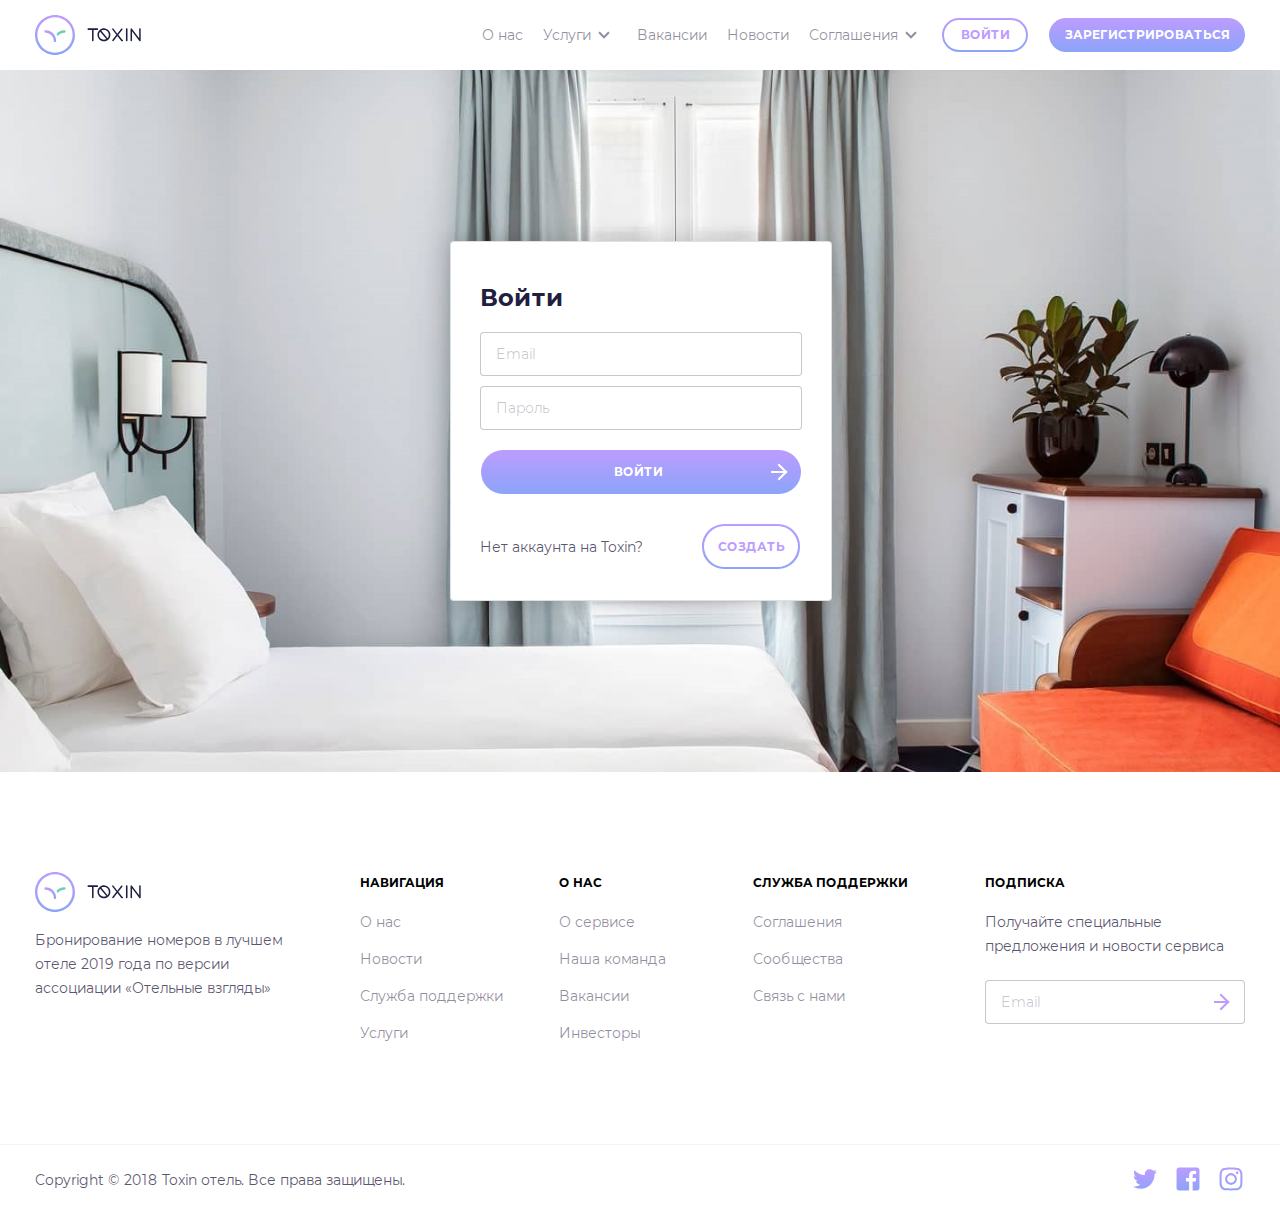
<file: sign-in.html>
<!doctype html><html class="sign-in" lang="ru"><head><meta charset="UTF-8"><meta name="viewport" content="width=device-width,initial-scale=1"><meta name="keywords" content="Sign in, components, MetaLamp, education"><meta name="description" content="Отель Toxin, подобрать номер"><link rel="mask-icon" href="assets/images/logo.svg" color="#BC9CFF"><title>Sign in</title><link rel="shortcut icon" href="assets/favicon.ico"><link rel="icon" type="image/png" sizes="16x16" href="assets/favicon-16x16.png"><link rel="icon" type="image/png" sizes="32x32" href="assets/favicon-32x32.png"><link rel="icon" type="image/png" sizes="48x48" href="assets/favicon-48x48.png"><link rel="manifest" href="assets/manifest.json"><meta name="mobile-web-app-capable" content="yes"><meta name="theme-color" content="#fff"><meta name="application-name" content="fsd-layout"><link rel="apple-touch-icon" sizes="57x57" href="assets/apple-touch-icon-57x57.png"><link rel="apple-touch-icon" sizes="60x60" href="assets/apple-touch-icon-60x60.png"><link rel="apple-touch-icon" sizes="72x72" href="assets/apple-touch-icon-72x72.png"><link rel="apple-touch-icon" sizes="76x76" href="assets/apple-touch-icon-76x76.png"><link rel="apple-touch-icon" sizes="114x114" href="assets/apple-touch-icon-114x114.png"><link rel="apple-touch-icon" sizes="120x120" href="assets/apple-touch-icon-120x120.png"><link rel="apple-touch-icon" sizes="144x144" href="assets/apple-touch-icon-144x144.png"><link rel="apple-touch-icon" sizes="152x152" href="assets/apple-touch-icon-152x152.png"><link rel="apple-touch-icon" sizes="167x167" href="assets/apple-touch-icon-167x167.png"><link rel="apple-touch-icon" sizes="180x180" href="assets/apple-touch-icon-180x180.png"><link rel="apple-touch-icon" sizes="1024x1024" href="assets/apple-touch-icon-1024x1024.png"><meta name="apple-mobile-web-app-capable" content="yes"><meta name="apple-mobile-web-app-status-bar-style" content="black-translucent"><meta name="apple-mobile-web-app-title" content="fsd-layout"><link rel="apple-touch-startup-image" media="(device-width: 320px) and (device-height: 568px) and (-webkit-device-pixel-ratio: 2) and (orientation: portrait)" href="assets/apple-touch-startup-image-640x1136.png"><link rel="apple-touch-startup-image" media="(device-width: 375px) and (device-height: 667px) and (-webkit-device-pixel-ratio: 2) and (orientation: portrait)" href="assets/apple-touch-startup-image-750x1334.png"><link rel="apple-touch-startup-image" media="(device-width: 414px) and (device-height: 896px) and (-webkit-device-pixel-ratio: 2) and (orientation: portrait)" href="assets/apple-touch-startup-image-828x1792.png"><link rel="apple-touch-startup-image" media="(device-width: 375px) and (device-height: 812px) and (-webkit-device-pixel-ratio: 3) and (orientation: portrait)" href="assets/apple-touch-startup-image-1125x2436.png"><link rel="apple-touch-startup-image" media="(device-width: 414px) and (device-height: 736px) and (-webkit-device-pixel-ratio: 3) and (orientation: portrait)" href="assets/apple-touch-startup-image-1242x2208.png"><link rel="apple-touch-startup-image" media="(device-width: 414px) and (device-height: 896px) and (-webkit-device-pixel-ratio: 3) and (orientation: portrait)" href="assets/apple-touch-startup-image-1242x2688.png"><link rel="apple-touch-startup-image" media="(device-width: 768px) and (device-height: 1024px) and (-webkit-device-pixel-ratio: 2) and (orientation: portrait)" href="assets/apple-touch-startup-image-1536x2048.png"><link rel="apple-touch-startup-image" media="(device-width: 834px) and (device-height: 1112px) and (-webkit-device-pixel-ratio: 2) and (orientation: portrait)" href="assets/apple-touch-startup-image-1668x2224.png"><link rel="apple-touch-startup-image" media="(device-width: 834px) and (device-height: 1194px) and (-webkit-device-pixel-ratio: 2) and (orientation: portrait)" href="assets/apple-touch-startup-image-1668x2388.png"><link rel="apple-touch-startup-image" media="(device-width: 1024px) and (device-height: 1366px) and (-webkit-device-pixel-ratio: 2) and (orientation: portrait)" href="assets/apple-touch-startup-image-2048x2732.png"><link rel="apple-touch-startup-image" media="(device-width: 810px) and (device-height: 1080px) and (-webkit-device-pixel-ratio: 2) and (orientation: portrait)" href="assets/apple-touch-startup-image-1620x2160.png"><link rel="apple-touch-startup-image" media="(device-width: 320px) and (device-height: 568px) and (-webkit-device-pixel-ratio: 2) and (orientation: landscape)" href="assets/apple-touch-startup-image-1136x640.png"><link rel="apple-touch-startup-image" media="(device-width: 375px) and (device-height: 667px) and (-webkit-device-pixel-ratio: 2) and (orientation: landscape)" href="assets/apple-touch-startup-image-1334x750.png"><link rel="apple-touch-startup-image" media="(device-width: 414px) and (device-height: 896px) and (-webkit-device-pixel-ratio: 2) and (orientation: landscape)" href="assets/apple-touch-startup-image-1792x828.png"><link rel="apple-touch-startup-image" media="(device-width: 375px) and (device-height: 812px) and (-webkit-device-pixel-ratio: 3) and (orientation: landscape)" href="assets/apple-touch-startup-image-2436x1125.png"><link rel="apple-touch-startup-image" media="(device-width: 414px) and (device-height: 736px) and (-webkit-device-pixel-ratio: 3) and (orientation: landscape)" href="assets/apple-touch-startup-image-2208x1242.png"><link rel="apple-touch-startup-image" media="(device-width: 414px) and (device-height: 896px) and (-webkit-device-pixel-ratio: 3) and (orientation: landscape)" href="assets/apple-touch-startup-image-2688x1242.png"><link rel="apple-touch-startup-image" media="(device-width: 768px) and (device-height: 1024px) and (-webkit-device-pixel-ratio: 2) and (orientation: landscape)" href="assets/apple-touch-startup-image-2048x1536.png"><link rel="apple-touch-startup-image" media="(device-width: 834px) and (device-height: 1112px) and (-webkit-device-pixel-ratio: 2) and (orientation: landscape)" href="assets/apple-touch-startup-image-2224x1668.png"><link rel="apple-touch-startup-image" media="(device-width: 834px) and (device-height: 1194px) and (-webkit-device-pixel-ratio: 2) and (orientation: landscape)" href="assets/apple-touch-startup-image-2388x1668.png"><link rel="apple-touch-startup-image" media="(device-width: 1024px) and (device-height: 1366px) and (-webkit-device-pixel-ratio: 2) and (orientation: landscape)" href="assets/apple-touch-startup-image-2732x2048.png"><link rel="apple-touch-startup-image" media="(device-width: 810px) and (device-height: 1080px) and (-webkit-device-pixel-ratio: 2) and (orientation: landscape)" href="assets/apple-touch-startup-image-2160x1620.png"><link rel="icon" type="image/png" sizes="228x228" href="assets/coast-228x228.png"><meta name="msapplication-TileColor" content="#fff"><meta name="msapplication-TileImage" content="assets/mstile-144x144.png"><meta name="msapplication-config" content="assets/browserconfig.xml"><link rel="yandex-tableau-widget" href="assets/yandex-browser-manifest.json"><script defer="defer" src="sign-in.js"></script><link href="sign-in.css" rel="stylesheet"></head><body class="sign-in__body"><div class="sign-in__wrapper"><div class="header js-header"><header class="header__container js-header__container"><div class="header__wrapper"><a class="logo" href="landing-page.html"><div class="logo__colorful-icon"></div></a><div class="header__burger-container js-header__burger-container"><div class="header__burger js-header__burger"></div></div><div class="header__right-block-container"><nav class="header__nav"><ul class="header__menu-list"><li class="header__list-item"><a class="header__list-link js-header__list-link" href="/mock-address/change-me"><span class="header__list-link-text">О нас</span></a></li><li class="header__list-item header__list-item_expandable js-header__list-item_expandable"><a class="header__list-link js-header__list-link js-header__list-link_expandable" href="/mock-address/change-me"><span class="header__list-link-text">Услуги</span><span class="header__list-arrow js-header__list-arrow"></span></a><div class="header__expanded-menu js-header__expanded-menu"><ul class="header__expanded-menu-list"><li class="header__expanded-menu-item"><a class="header__expanded-menu-link" href="/mock-address/change-me">Ресторан</a></li><li class="header__expanded-menu-item"><a class="header__expanded-menu-link" href="/mock-address/change-me">Бассейн</a></li><li class="header__expanded-menu-item"><a class="header__expanded-menu-link" href="/mock-address/change-me">Транспорт</a></li></ul></div></li><li class="header__list-item"><a class="header__list-link js-header__list-link" href="/mock-address/change-me"><span class="header__list-link-text">Вакансии</span></a></li><li class="header__list-item"><a class="header__list-link js-header__list-link" href="/mock-address/change-me"><span class="header__list-link-text">Новости</span></a></li><li class="header__list-item header__list-item_expandable js-header__list-item_expandable"><a class="header__list-link js-header__list-link js-header__list-link_expandable" href="/mock-address/change-me"><span class="header__list-link-text">Соглашения</span><span class="header__list-arrow js-header__list-arrow"></span></a><div class="header__expanded-menu js-header__expanded-menu"><ul class="header__expanded-menu-list"><li class="header__expanded-menu-item"><a class="header__expanded-menu-link" href="/mock-address/change-me">Договор по оказанию услуг</a></li><li class="header__expanded-menu-item"><a class="header__expanded-menu-link" href="/mock-address/change-me">Договор хранения</a></li></ul></div></li></ul></nav><div class="header__buttons-container"><div class="button"><a class="button__base button__base_unfilled" href="sign-in.html"><span class="button__background">Войти</span></a></div><div class="button"><a class="button__base button__base_filled button__base_size_l" href="registration.html"><span class="button__text">Зарегистрироваться</span></a></div></div></div></div></header><div class="header__mobile-menu js-header__mobile-menu"><div class="header__mobile-buttons-container"><div class="header__mobile-button-container"><div class="button"><a class="button__base button__base_unfilled button__base_mobile" href="sign-in.html"><span class="button__background">Войти</span></a></div></div><div class="header__mobile-button-container"><div class="button"><a class="button__base button__base_filled button__base_size_l" href="registration.html"><span class="button__text">Зарегистрироваться</span></a></div></div></div><nav class="header__mobile-nav"><ul class="header__mobile-list"><li class="header__mobile-list-item"><a class="header__mobile-list-link js-header__mobile-list-link" href="/mock-address/change-me"><span class="header__mobile-list-bold-item">О нас</span></a></li><li class="header__mobile-list-item header__mobile-list-item_expandable js-header__mobile-list-item js-header__mobile-list-item_expandable"><a class="header__mobile-list-link header__mobile-list-link_expandable js-header__mobile-list-link_expandable" href="/mock-address/change-me"><span class="header__mobile-list-bold-item">Услуги</span><span class="header__mobile-list-arrow js-header__mobile-list-arrow"></span></a><ul class="header__mobile-expanded-list js-header__mobile-expanded-list"><li class="header__mobile-expanded-list-item"><a class="header__mobile-expanded-list-link js-header__mobile-list-link" href="/mock-address/change-me">Ресторан</a></li><li class="header__mobile-expanded-list-item"><a class="header__mobile-expanded-list-link js-header__mobile-list-link" href="/mock-address/change-me">Бассейн</a></li><li class="header__mobile-expanded-list-item"><a class="header__mobile-expanded-list-link js-header__mobile-list-link" href="/mock-address/change-me">Транспорт</a></li></ul></li><li class="header__mobile-list-item"><a class="header__mobile-list-link js-header__mobile-list-link" href="/mock-address/change-me"><span class="header__mobile-list-bold-item">Вакансии</span></a></li><li class="header__mobile-list-item"><a class="header__mobile-list-link js-header__mobile-list-link" href="/mock-address/change-me"><span class="header__mobile-list-bold-item">Новости</span></a></li><li class="header__mobile-list-item header__mobile-list-item_expandable js-header__mobile-list-item js-header__mobile-list-item_expandable"><a class="header__mobile-list-link header__mobile-list-link_expandable js-header__mobile-list-link_expandable" href="/mock-address/change-me"><span class="header__mobile-list-bold-item">Соглашения</span><span class="header__mobile-list-arrow js-header__mobile-list-arrow"></span></a><ul class="header__mobile-expanded-list js-header__mobile-expanded-list"><li class="header__mobile-expanded-list-item"><a class="header__mobile-expanded-list-link js-header__mobile-list-link" href="/mock-address/change-me">Договор по оказанию услуг</a></li><li class="header__mobile-expanded-list-item"><a class="header__mobile-expanded-list-link js-header__mobile-list-link" href="/mock-address/change-me">Договор хранения</a></li></ul></li></ul></nav></div><div class="header__scrim"></div></div><main class="sign-in__background-container"><div class="sign-in__card-wrapper"><div class="sign-in-card"><h1 class="sign-in-card__title">Войти</h1><div class="sign-in-card__wrapper"><form class="sign-in-card__form"><div class="sign-in-card__inputs-container"><div class="sign-in-card__input-wrapper"><div class="text-field"><input class="text-field__input" type="email" placeholder="Email"></div></div><div class="sign-in-card__input-wrapper"><div class="text-field"><input class="text-field__input" type="password" placeholder="Пароль"></div></div></div><div class="sign-in-card__long-button-wrapper"><div class="button"><div class="button__base button__base_long"><button class="button__item" type="submit"><span class="button__text-container"><span class="button__text">Войти</span></span><span class="button__arrow"></span></button></div></div></div><div class="sign-in-card__registration-wrapper"><div class="sign-in-card__registration-text">Нет аккаунта на Toxin?</div><div class="button"><a class="button__base button__base_unfilled button__base_size_l" href="registration.html"><span class="button__background">Создать</span></a></div></div></form></div></div></div></main><footer class="footer"><div class="footer__desktop-wrapper"><div class="footer__top-section-container"><div class="footer__top-section-wrapper"><div class="footer__first-section"><a class="logo" href="landing-page.html"><div class="logo__colorful-icon"></div></a><div class="footer__first-section-text">Бронирование номеров в&nbsp;лучшем отеле 2019&nbsp;года по&nbsp;версии ассоциации «Отельные&nbsp;взгляды»</div></div><div class="footer__items-section"><div class="footer__second-section"><ul class="footer__list"><li class="footer__list-item"><h3 class="footer__title">Навигация</h3></li><li class="footer__list-item"><a class="footer__link" href="/mock-address/change-me">О нас</a></li><li class="footer__list-item"><a class="footer__link" href="/mock-address/change-me">Новости</a></li><li class="footer__list-item"><a class="footer__link" href="/mock-address/change-me">Служба поддержки</a></li><li class="footer__list-item"><a class="footer__link" href="/mock-address/change-me">Услуги</a></li></ul></div><div class="footer__third-section"><ul class="footer__list"><li class="footer__list-item"><h3 class="footer__title">О нас</h3></li><li class="footer__list-item"><a class="footer__link" href="/mock-address/change-me">О сервисе</a></li><li class="footer__list-item"><a class="footer__link" href="/mock-address/change-me">Наша команда</a></li><li class="footer__list-item"><a class="footer__link" href="/mock-address/change-me">Вакансии</a></li><li class="footer__list-item"><a class="footer__link" href="/mock-address/change-me">Инвесторы</a></li></ul></div><div class="footer__fourth-section"><ul class="footer__list"><li class="footer__list-item"><h3 class="footer__title">Служба поддержки</h3></li><li class="footer__list-item"><a class="footer__link" href="/mock-address/change-me">Соглашения</a></li><li class="footer__list-item"><a class="footer__link" href="/mock-address/change-me">Сообщества</a></li><li class="footer__list-item"><a class="footer__link" href="/mock-address/change-me">Связь с нами</a></li></ul></div></div><div class="footer__fifth-section"><h3 class="footer__subscription-title">Подписка</h3><form class="footer__subscription-form"><div class="footer__subscription-text">Получайте специальные предложения и&nbsp;новости сервиса</div><div class="subscription-text-field"><div class="subscription-text-field__input-container"><button class="subscription-text-field__button" type="submit"><span class="subscription-text-field__arrow"></span></button><input class="subscription-text-field__input" type="email" placeholder="Email"></div></div></form></div></div></div><div class="footer__bottom-section-wrapper"><div class="footer__copyright-text">Copyright &#169; 2018 Toxin отель. Все права защищены.</div><div class="footer__social-icons-container"><div class="social-icons"><a class="social-icons__link" href="https:twitter.com/" target="_blank" rel="noopener noreferrer"><div class="social-icons__image" style="background-image: url(assets/images/twitter.svg);"></div></a><a class="social-icons__link" href="https:facebook.com/" target="_blank" rel="noopener noreferrer"><div class="social-icons__image" style="background-image: url(assets/images/facebook.svg);"></div></a><a class="social-icons__link" href="https:instagram.com/" target="_blank" rel="noopener noreferrer"><div class="social-icons__image" style="background-image: url(assets/images/instagram.svg);"></div></a></div></div></div></div><div class="footer__mobile"><a class="logo" href="landing-page.html"><div class="logo__colorful-icon"></div></a><div class="footer__mobile-text">Copyright &#169; 2018 Toxin отель. Все права защищены.</div><div class="footer__mobile-icons-container"><div class="social-icons"><a class="social-icons__link" href="https:twitter.com/" target="_blank" rel="noopener noreferrer"><div class="social-icons__image" style="background-image: url(assets/images/twitter.svg);"></div></a><a class="social-icons__link" href="https:facebook.com/" target="_blank" rel="noopener noreferrer"><div class="social-icons__image" style="background-image: url(assets/images/facebook.svg);"></div></a><a class="social-icons__link" href="https:instagram.com/" target="_blank" rel="noopener noreferrer"><div class="social-icons__image" style="background-image: url(assets/images/instagram.svg);"></div></a></div></div></div></footer></div></body></html>
</file>
<file: cards.css>
.datepicker--cell-day.-other-month-,.datepicker--cell-year.-other-decade-{color:#dedede}.datepicker--cell-day.-other-month-:hover,.datepicker--cell-year.-other-decade-:hover{color:#c5c5c5}.-disabled-.-focus-.datepicker--cell-day.-other-month-,.-disabled-.-focus-.datepicker--cell-year.-other-decade-{color:#dedede}.-selected-.datepicker--cell-day.-other-month-,.-selected-.datepicker--cell-year.-other-decade-{color:#fff;background:#a2ddf6}.-selected-.-focus-.datepicker--cell-day.-other-month-,.-selected-.-focus-.datepicker--cell-year.-other-decade-{background:#8ad5f4}.-in-range-.datepicker--cell-day.-other-month-,.-in-range-.datepicker--cell-year.-other-decade-{background-color:rgba(92,196,239,.1);color:#ccc}.-in-range-.-focus-.datepicker--cell-day.-other-month-,.-in-range-.-focus-.datepicker--cell-year.-other-decade-{background-color:rgba(92,196,239,.2)}.datepicker--cell-day.-other-month-:empty,.datepicker--cell-year.-other-decade-:empty{background:none;border:none}.datepicker--cells{display:flex;flex-wrap:wrap}.datepicker--cell{border-radius:4px;box-sizing:border-box;cursor:pointer;display:flex;position:relative;align-items:center;justify-content:center;height:32px;z-index:1}.datepicker--cell.-focus-{background:#f0f0f0}.datepicker--cell.-current-{color:#4eb5e6}.datepicker--cell.-current-.-focus-{color:#4a4a4a}.datepicker--cell.-current-.-in-range-{color:#4eb5e6}.datepicker--cell.-in-range-{background:rgba(92,196,239,.1);color:#4a4a4a;border-radius:0}.datepicker--cell.-in-range-.-focus-{background-color:rgba(92,196,239,.2)}.datepicker--cell.-disabled-{cursor:default;color:#aeaeae}.datepicker--cell.-disabled-.-focus-{color:#aeaeae}.datepicker--cell.-disabled-.-in-range-{color:#a1a1a1}.datepicker--cell.-disabled-.-current-.-focus-{color:#aeaeae}.datepicker--cell.-range-from-{border:1px solid rgba(92,196,239,.5);background-color:rgba(92,196,239,.1);border-radius:4px 0 0 4px}.datepicker--cell.-range-to-{border:1px solid rgba(92,196,239,.5);background-color:rgba(92,196,239,.1);border-radius:0 4px 4px 0}.datepicker--cell.-range-from-.-range-to-{border-radius:4px}.datepicker--cell.-selected-{color:#fff;border:none;background:#5cc4ef}.datepicker--cell.-selected-.-current-{color:#fff;background:#5cc4ef}.datepicker--cell.-selected-.-focus-{background:#45bced}.datepicker--cell:empty{cursor:default}.datepicker--days-names{display:flex;flex-wrap:wrap;margin:8px 0 3px}.datepicker--day-name{color:#ff9a19;display:flex;align-items:center;justify-content:center;flex:1;text-align:center;text-transform:uppercase;font-size:.8em}.datepicker--cell-day{width:14.28571%}.datepicker--cells-months{height:170px}.datepicker--cell-month{width:33.33%;height:25%}.datepicker--years{height:170px}.datepicker--cells-years{height:170px}.datepicker--cell-year{width:25%;height:33.33%}.datepicker--cell-day.-other-month-,.datepicker--cell-year.-other-decade-{color:#dedede}.datepicker--cell-day.-other-month-:hover,.datepicker--cell-year.-other-decade-:hover{color:#c5c5c5}.-disabled-.-focus-.datepicker--cell-day.-other-month-,.-disabled-.-focus-.datepicker--cell-year.-other-decade-{color:#dedede}.-selected-.datepicker--cell-day.-other-month-,.-selected-.datepicker--cell-year.-other-decade-{color:#fff;background:#a2ddf6}.-selected-.-focus-.datepicker--cell-day.-other-month-,.-selected-.-focus-.datepicker--cell-year.-other-decade-{background:#8ad5f4}.-in-range-.datepicker--cell-day.-other-month-,.-in-range-.datepicker--cell-year.-other-decade-{background-color:rgba(92,196,239,.1);color:#ccc}.-in-range-.-focus-.datepicker--cell-day.-other-month-,.-in-range-.-focus-.datepicker--cell-year.-other-decade-{background-color:rgba(92,196,239,.2)}.datepicker--cell-day.-other-month-:empty,.datepicker--cell-year.-other-decade-:empty{background:none;border:none}.datepickers-container{position:absolute;left:0;top:0}@media print{.datepickers-container{display:none}}.datepicker{background:#fff;border:1px solid #dbdbdb;box-shadow:0 4px 12px rgba(0,0,0,.15);border-radius:4px;box-sizing:content-box;font-family:Tahoma,sans-serif;font-size:14px;color:#4a4a4a;width:250px;position:absolute;left:-100000px;opacity:0;transition:opacity .3s ease,transform .3s ease,left 0s .3s;z-index:100}.datepicker.-from-top-{transform:translateY(-8px)}.datepicker.-from-right-{transform:translateX(8px)}.datepicker.-from-bottom-{transform:translateY(8px)}.datepicker.-from-left-{transform:translateX(-8px)}.datepicker.active{opacity:1;transform:translate(0);transition:opacity .3s ease,transform .3s ease,left 0s 0s}.datepicker-inline .datepicker{border-color:#d7d7d7;box-shadow:none;position:static;left:auto;right:auto;opacity:1;transform:none}.datepicker-inline .datepicker--pointer{display:none}.datepicker--content{box-sizing:content-box;padding:4px}.-only-timepicker- .datepicker--content{display:none}.datepicker--pointer{position:absolute;background:#fff;border-top:1px solid #dbdbdb;border-right:1px solid #dbdbdb;width:10px;height:10px;z-index:-1}.-top-left- .datepicker--pointer,.-top-center- .datepicker--pointer,.-top-right- .datepicker--pointer{top:calc(100% - 4px);transform:rotate(135deg)}.-right-top- .datepicker--pointer,.-right-center- .datepicker--pointer,.-right-bottom- .datepicker--pointer{right:calc(100% - 4px);transform:rotate(225deg)}.-bottom-left- .datepicker--pointer,.-bottom-center- .datepicker--pointer,.-bottom-right- .datepicker--pointer{bottom:calc(100% - 4px);transform:rotate(315deg)}.-left-top- .datepicker--pointer,.-left-center- .datepicker--pointer,.-left-bottom- .datepicker--pointer{left:calc(100% - 4px);transform:rotate(45deg)}.-top-left- .datepicker--pointer,.-bottom-left- .datepicker--pointer{left:10px}.-top-right- .datepicker--pointer,.-bottom-right- .datepicker--pointer{right:10px}.-top-center- .datepicker--pointer,.-bottom-center- .datepicker--pointer{left:calc(50% - 5px)}.-left-top- .datepicker--pointer,.-right-top- .datepicker--pointer{top:10px}.-left-bottom- .datepicker--pointer,.-right-bottom- .datepicker--pointer{bottom:10px}.-left-center- .datepicker--pointer,.-right-center- .datepicker--pointer{top:calc(50% - 5px)}.datepicker--body{display:none}.datepicker--body.active{display:block}.datepicker--cell-day.-other-month-,.datepicker--cell-year.-other-decade-{color:#dedede}.datepicker--cell-day.-other-month-:hover,.datepicker--cell-year.-other-decade-:hover{color:#c5c5c5}.-disabled-.-focus-.datepicker--cell-day.-other-month-,.-disabled-.-focus-.datepicker--cell-year.-other-decade-{color:#dedede}.-selected-.datepicker--cell-day.-other-month-,.-selected-.datepicker--cell-year.-other-decade-{color:#fff;background:#a2ddf6}.-selected-.-focus-.datepicker--cell-day.-other-month-,.-selected-.-focus-.datepicker--cell-year.-other-decade-{background:#8ad5f4}.-in-range-.datepicker--cell-day.-other-month-,.-in-range-.datepicker--cell-year.-other-decade-{background-color:rgba(92,196,239,.1);color:#ccc}.-in-range-.-focus-.datepicker--cell-day.-other-month-,.-in-range-.-focus-.datepicker--cell-year.-other-decade-{background-color:rgba(92,196,239,.2)}.datepicker--cell-day.-other-month-:empty,.datepicker--cell-year.-other-decade-:empty{background:none;border:none}.datepicker--nav{display:flex;justify-content:space-between;border-bottom:1px solid #efefef;min-height:32px;padding:4px}.-only-timepicker- .datepicker--nav{display:none}.datepicker--nav-title,.datepicker--nav-action{display:flex;cursor:pointer;align-items:center;justify-content:center}.datepicker--nav-action{width:32px;border-radius:4px;-webkit-user-select:none;-moz-user-select:none;user-select:none}.datepicker--nav-action:hover{background:#f0f0f0}.datepicker--nav-action.-disabled-{visibility:hidden}.datepicker--nav-action svg{width:32px;height:32px}.datepicker--nav-action path{fill:none;stroke:#9c9c9c;stroke-width:2px}.datepicker--nav-title{border-radius:4px;padding:0 8px}.datepicker--nav-title i{font-style:normal;color:#9c9c9c;margin-left:5px}.datepicker--nav-title:hover{background:#f0f0f0}.datepicker--nav-title.-disabled-{cursor:default;background:none}.datepicker--buttons{display:flex;padding:4px;border-top:1px solid #efefef}.datepicker--button{color:#4eb5e6;cursor:pointer;border-radius:4px;flex:1;display:inline-flex;justify-content:center;align-items:center;height:32px}.datepicker--button:hover{color:#4a4a4a;background:#f0f0f0}.datepicker--cell-day.-other-month-,.datepicker--cell-year.-other-decade-{color:#dedede}.datepicker--cell-day.-other-month-:hover,.datepicker--cell-year.-other-decade-:hover{color:#c5c5c5}.-disabled-.-focus-.datepicker--cell-day.-other-month-,.-disabled-.-focus-.datepicker--cell-year.-other-decade-{color:#dedede}.-selected-.datepicker--cell-day.-other-month-,.-selected-.datepicker--cell-year.-other-decade-{color:#fff;background:#a2ddf6}.-selected-.-focus-.datepicker--cell-day.-other-month-,.-selected-.-focus-.datepicker--cell-year.-other-decade-{background:#8ad5f4}.-in-range-.datepicker--cell-day.-other-month-,.-in-range-.datepicker--cell-year.-other-decade-{background-color:rgba(92,196,239,.1);color:#ccc}.-in-range-.-focus-.datepicker--cell-day.-other-month-,.-in-range-.-focus-.datepicker--cell-year.-other-decade-{background-color:rgba(92,196,239,.2)}.datepicker--cell-day.-other-month-:empty,.datepicker--cell-year.-other-decade-:empty{background:none;border:none}.datepicker--time{border-top:1px solid #efefef;display:flex;align-items:center;padding:4px;position:relative}.datepicker--time.-am-pm- .datepicker--time-sliders{flex:0 1 138px;max-width:138px}.-only-timepicker- .datepicker--time{border-top:none}.datepicker--time-sliders{flex:0 1 153px;margin-right:10px;max-width:153px}.datepicker--time-label{display:none;font-size:12px}.datepicker--time-current{display:flex;align-items:center;flex:1;font-size:14px;text-align:center;margin:0 0 0 10px}.datepicker--time-current-colon{margin:0 2px 3px;line-height:1}.datepicker--time-current-hours,.datepicker--time-current-minutes{line-height:1;font-size:19px;font-family:"Century Gothic",CenturyGothic,AppleGothic,sans-serif;position:relative;z-index:1}.datepicker--time-current-hours:after,.datepicker--time-current-minutes:after{content:"";background:#f0f0f0;border-radius:4px;position:absolute;left:-2px;top:-3px;right:-2px;bottom:-2px;z-index:-1;opacity:0}.datepicker--time-current-hours.-focus-:after,.datepicker--time-current-minutes.-focus-:after{opacity:1}.datepicker--time-current-ampm{text-transform:uppercase;align-self:flex-end;color:#9c9c9c;margin-left:6px;font-size:11px;margin-bottom:1px}.datepicker--time-row{display:flex;align-items:center;font-size:11px;height:17px;background:linear-gradient(to right, #dedede, #dedede) left 50%/100% 1px no-repeat}.datepicker--time-row:first-child{margin-bottom:4px}.datepicker--time-row input[type=range]{background:none;cursor:pointer;flex:1;height:100%;padding:0;margin:0;-webkit-appearance:none}.datepicker--time-row input[type=range]::-webkit-slider-thumb{-webkit-appearance:none}.datepicker--time-row input[type=range]::-ms-tooltip{display:none}.datepicker--time-row input[type=range]:hover::-webkit-slider-thumb{border-color:#b8b8b8}.datepicker--time-row input[type=range]:hover::-moz-range-thumb{border-color:#b8b8b8}.datepicker--time-row input[type=range]:hover::-ms-thumb{border-color:#b8b8b8}.datepicker--time-row input[type=range]:focus{outline:none}.datepicker--time-row input[type=range]:focus::-webkit-slider-thumb{background:#5cc4ef;border-color:#5cc4ef}.datepicker--time-row input[type=range]:focus::-moz-range-thumb{background:#5cc4ef;border-color:#5cc4ef}.datepicker--time-row input[type=range]:focus::-ms-thumb{background:#5cc4ef;border-color:#5cc4ef}.datepicker--time-row input[type=range]::-webkit-slider-thumb{box-sizing:border-box;height:12px;width:12px;border-radius:3px;border:1px solid #dedede;background:#fff;cursor:pointer;-webkit-transition:background .2s;transition:background .2s}.datepicker--time-row input[type=range]::-moz-range-thumb{box-sizing:border-box;height:12px;width:12px;border-radius:3px;border:1px solid #dedede;background:#fff;cursor:pointer;-moz-transition:background .2s;transition:background .2s}.datepicker--time-row input[type=range]::-ms-thumb{box-sizing:border-box;height:12px;width:12px;border-radius:3px;border:1px solid #dedede;background:#fff;cursor:pointer;-ms-transition:background .2s;transition:background .2s}.datepicker--time-row input[type=range]::-webkit-slider-thumb{margin-top:-6px}.datepicker--time-row input[type=range]::-webkit-slider-runnable-track{border:none;height:1px;cursor:pointer;color:rgba(0,0,0,0);background:rgba(0,0,0,0)}.datepicker--time-row input[type=range]::-moz-range-track{border:none;height:1px;cursor:pointer;color:rgba(0,0,0,0);background:rgba(0,0,0,0)}.datepicker--time-row input[type=range]::-ms-track{border:none;height:1px;cursor:pointer;color:rgba(0,0,0,0);background:rgba(0,0,0,0)}.datepicker--time-row input[type=range]::-ms-fill-lower{background:rgba(0,0,0,0)}.datepicker--time-row input[type=range]::-ms-fill-upper{background:rgba(0,0,0,0)}.datepicker--time-row span{padding:0 12px}.datepicker--time-icon{color:#9c9c9c;border:1px solid;border-radius:50%;font-size:16px;position:relative;margin:0 5px -1px 0;width:1em;height:1em}.datepicker--time-icon:after,.datepicker--time-icon:before{content:"";background:currentColor;position:absolute}.datepicker--time-icon:after{height:.4em;width:1px;left:calc(50% - 1px);top:calc(50% + 1px);transform:translateY(-100%)}.datepicker--time-icon:before{width:.4em;height:1px;top:calc(50% + 1px);left:calc(50% - 1px)}.datepicker--cell-day.-other-month-,.datepicker--cell-year.-other-decade-{color:#dedede}.datepicker--cell-day.-other-month-:hover,.datepicker--cell-year.-other-decade-:hover{color:#c5c5c5}.-disabled-.-focus-.datepicker--cell-day.-other-month-,.-disabled-.-focus-.datepicker--cell-year.-other-decade-{color:#dedede}.-selected-.datepicker--cell-day.-other-month-,.-selected-.datepicker--cell-year.-other-decade-{color:#fff;background:#a2ddf6}.-selected-.-focus-.datepicker--cell-day.-other-month-,.-selected-.-focus-.datepicker--cell-year.-other-decade-{background:#8ad5f4}.-in-range-.datepicker--cell-day.-other-month-,.-in-range-.datepicker--cell-year.-other-decade-{background-color:rgba(92,196,239,.1);color:#ccc}.-in-range-.-focus-.datepicker--cell-day.-other-month-,.-in-range-.-focus-.datepicker--cell-year.-other-decade-{background-color:rgba(92,196,239,.2)}.datepicker--cell-day.-other-month-:empty,.datepicker--cell-year.-other-decade-:empty{background:none;border:none}
.slick-slider{position:relative;display:block;box-sizing:border-box;-webkit-user-select:none;-moz-user-select:none;user-select:none;-webkit-touch-callout:none;-khtml-user-select:none;touch-action:pan-y;-webkit-tap-highlight-color:rgba(0,0,0,0)}.slick-list{position:relative;display:block;overflow:hidden;margin:0;padding:0}.slick-list:focus{outline:none}.slick-list.dragging{cursor:pointer;cursor:hand}.slick-slider .slick-track,.slick-slider .slick-list{transform:translate3d(0, 0, 0)}.slick-track{position:relative;top:0;left:0;display:block;margin-left:auto;margin-right:auto}.slick-track:before,.slick-track:after{display:table;content:""}.slick-track:after{clear:both}.slick-loading .slick-track{visibility:hidden}.slick-slide{display:none;float:left;height:100%;min-height:1px}[dir=rtl] .slick-slide{float:right}.slick-slide img{display:block}.slick-slide.slick-loading img{display:none}.slick-slide.dragging img{pointer-events:none}.slick-initialized .slick-slide{display:block}.slick-loading .slick-slide{visibility:hidden}.slick-vertical .slick-slide{display:block;height:auto;border:1px solid rgba(0,0,0,0)}.slick-arrow.slick-hidden{display:none}
.slick-loading .slick-list{background:#fff url(assets/images/ajax-loader.gif) center center no-repeat}@font-face{font-family:"slick";font-weight:normal;font-style:normal;src:url(assets/fonts/slick.eot);src:url(assets/fonts/slick.eot?#iefix) format("embedded-opentype"),url(assets/fonts/slick.woff) format("woff"),url(assets/fonts/slick.ttf) format("truetype"),url(assets/images/slick.svg#slick) format("svg")}.slick-prev,.slick-next{font-size:0;line-height:0;position:absolute;top:50%;display:block;width:20px;height:20px;padding:0;transform:translate(0, -50%);cursor:pointer;color:rgba(0,0,0,0);border:none;outline:none;background:rgba(0,0,0,0)}.slick-prev:hover,.slick-prev:focus,.slick-next:hover,.slick-next:focus{color:rgba(0,0,0,0);outline:none;background:rgba(0,0,0,0)}.slick-prev:hover:before,.slick-prev:focus:before,.slick-next:hover:before,.slick-next:focus:before{opacity:1}.slick-prev.slick-disabled:before,.slick-next.slick-disabled:before{opacity:.25}.slick-prev:before,.slick-next:before{font-family:"slick";font-size:20px;line-height:1;opacity:.75;color:#fff;-webkit-font-smoothing:antialiased;-moz-osx-font-smoothing:grayscale}.slick-prev{left:-25px}[dir=rtl] .slick-prev{right:-25px;left:auto}.slick-prev:before{content:"←"}[dir=rtl] .slick-prev:before{content:"→"}.slick-next{right:-25px}[dir=rtl] .slick-next{right:auto;left:-25px}.slick-next:before{content:"→"}[dir=rtl] .slick-next:before{content:"←"}.slick-dotted.slick-slider{margin-bottom:30px}.slick-dots{position:absolute;bottom:-25px;display:block;width:100%;padding:0;margin:0;list-style:none;text-align:center}.slick-dots li{position:relative;display:inline-block;width:20px;height:20px;margin:0 5px;padding:0;cursor:pointer}.slick-dots li button{font-size:0;line-height:0;display:block;width:20px;height:20px;padding:5px;cursor:pointer;color:rgba(0,0,0,0);border:0;outline:none;background:rgba(0,0,0,0)}.slick-dots li button:hover,.slick-dots li button:focus{outline:none}.slick-dots li button:hover:before,.slick-dots li button:focus:before{opacity:1}.slick-dots li button:before{font-family:"slick";font-size:6px;line-height:20px;position:absolute;top:0;left:0;width:20px;height:20px;content:"•";text-align:center;opacity:.25;color:#000;-webkit-font-smoothing:antialiased;-moz-osx-font-smoothing:grayscale}.slick-dots li.slick-active button:before{opacity:.75;color:#000}
@font-face{font-family:Montserrat;src:url(assets/fonts/montserrat-bold.woff2) format("woff2"),url(assets/fonts/montserrat-bold.woff) format("woff"),url(assets/fonts/montserrat-bold.ttf) format("truetype"),url(assets/images/montserrat-bold.svg#Montserrat_Bold) format("svg");font-weight:bold;font-style:normal}@font-face{font-family:Montserrat;src:url(assets/fonts/montserrat-regular.woff2) format("woff2"),url(assets/fonts/montserrat-regular.woff) format("woff"),url(assets/fonts/montserrat-regular.ttf) format("truetype"),url(assets/images/montserrat-regular.svg#Montserrat_Regular) format("svg");font-weight:normal;font-style:normal}
/*! normalize.css v8.0.1 | MIT License | github.com/necolas/normalize.css */

/* Document
   ========================================================================== */

/**
 * 1. Correct the line height in all browsers.
 * 2. Prevent adjustments of font size after orientation changes in iOS.
 */

html {
  line-height: 1.15; /* 1 */
  -webkit-text-size-adjust: 100%; /* 2 */
}

/* Sections
   ========================================================================== */

/**
 * Remove the margin in all browsers.
 */

body {
  margin: 0;
}

/**
 * Render the `main` element consistently in IE.
 */

main {
  display: block;
}

/**
 * Correct the font size and margin on `h1` elements within `section` and
 * `article` contexts in Chrome, Firefox, and Safari.
 */

h1 {
  font-size: 2em;
  margin: 0.67em 0;
}

/* Grouping content
   ========================================================================== */

/**
 * 1. Add the correct box sizing in Firefox.
 * 2. Show the overflow in Edge and IE.
 */

hr {
  box-sizing: content-box; /* 1 */
  height: 0; /* 1 */
  overflow: visible; /* 2 */
}

/**
 * 1. Correct the inheritance and scaling of font size in all browsers.
 * 2. Correct the odd `em` font sizing in all browsers.
 */

pre {
  font-family: monospace, monospace; /* 1 */
  font-size: 1em; /* 2 */
}

/* Text-level semantics
   ========================================================================== */

/**
 * Remove the gray background on active links in IE 10.
 */

a {
  background-color: transparent;
}

/**
 * 1. Remove the bottom border in Chrome 57-
 * 2. Add the correct text decoration in Chrome, Edge, IE, Opera, and Safari.
 */

abbr[title] {
  border-bottom: none; /* 1 */
  text-decoration: underline; /* 2 */
  text-decoration: underline dotted; /* 2 */
}

/**
 * Add the correct font weight in Chrome, Edge, and Safari.
 */

b,
strong {
  font-weight: bolder;
}

/**
 * 1. Correct the inheritance and scaling of font size in all browsers.
 * 2. Correct the odd `em` font sizing in all browsers.
 */

code,
kbd,
samp {
  font-family: monospace, monospace; /* 1 */
  font-size: 1em; /* 2 */
}

/**
 * Add the correct font size in all browsers.
 */

small {
  font-size: 80%;
}

/**
 * Prevent `sub` and `sup` elements from affecting the line height in
 * all browsers.
 */

sub,
sup {
  font-size: 75%;
  line-height: 0;
  position: relative;
  vertical-align: baseline;
}

sub {
  bottom: -0.25em;
}

sup {
  top: -0.5em;
}

/* Embedded content
   ========================================================================== */

/**
 * Remove the border on images inside links in IE 10.
 */

img {
  border-style: none;
}

/* Forms
   ========================================================================== */

/**
 * 1. Change the font styles in all browsers.
 * 2. Remove the margin in Firefox and Safari.
 */

button,
input,
optgroup,
select,
textarea {
  font-family: inherit; /* 1 */
  font-size: 100%; /* 1 */
  line-height: 1.15; /* 1 */
  margin: 0; /* 2 */
}

/**
 * Show the overflow in IE.
 * 1. Show the overflow in Edge.
 */

button,
input { /* 1 */
  overflow: visible;
}

/**
 * Remove the inheritance of text transform in Edge, Firefox, and IE.
 * 1. Remove the inheritance of text transform in Firefox.
 */

button,
select { /* 1 */
  text-transform: none;
}

/**
 * Correct the inability to style clickable types in iOS and Safari.
 */

button,
[type="button"],
[type="reset"],
[type="submit"] {
  -webkit-appearance: button;
}

/**
 * Remove the inner border and padding in Firefox.
 */

button::-moz-focus-inner,
[type="button"]::-moz-focus-inner,
[type="reset"]::-moz-focus-inner,
[type="submit"]::-moz-focus-inner {
  border-style: none;
  padding: 0;
}

/**
 * Restore the focus styles unset by the previous rule.
 */

button:-moz-focusring,
[type="button"]:-moz-focusring,
[type="reset"]:-moz-focusring,
[type="submit"]:-moz-focusring {
  outline: 1px dotted ButtonText;
}

/**
 * Correct the padding in Firefox.
 */

fieldset {
  padding: 0.35em 0.75em 0.625em;
}

/**
 * 1. Correct the text wrapping in Edge and IE.
 * 2. Correct the color inheritance from `fieldset` elements in IE.
 * 3. Remove the padding so developers are not caught out when they zero out
 *    `fieldset` elements in all browsers.
 */

legend {
  box-sizing: border-box; /* 1 */
  color: inherit; /* 2 */
  display: table; /* 1 */
  max-width: 100%; /* 1 */
  padding: 0; /* 3 */
  white-space: normal; /* 1 */
}

/**
 * Add the correct vertical alignment in Chrome, Firefox, and Opera.
 */

progress {
  vertical-align: baseline;
}

/**
 * Remove the default vertical scrollbar in IE 10+.
 */

textarea {
  overflow: auto;
}

/**
 * 1. Add the correct box sizing in IE 10.
 * 2. Remove the padding in IE 10.
 */

[type="checkbox"],
[type="radio"] {
  box-sizing: border-box; /* 1 */
  padding: 0; /* 2 */
}

/**
 * Correct the cursor style of increment and decrement buttons in Chrome.
 */

[type="number"]::-webkit-inner-spin-button,
[type="number"]::-webkit-outer-spin-button {
  height: auto;
}

/**
 * 1. Correct the odd appearance in Chrome and Safari.
 * 2. Correct the outline style in Safari.
 */

[type="search"] {
  -webkit-appearance: textfield; /* 1 */
  outline-offset: -2px; /* 2 */
}

/**
 * Remove the inner padding in Chrome and Safari on macOS.
 */

[type="search"]::-webkit-search-decoration {
  -webkit-appearance: none;
}

/**
 * 1. Correct the inability to style clickable types in iOS and Safari.
 * 2. Change font properties to `inherit` in Safari.
 */

::-webkit-file-upload-button {
  -webkit-appearance: button; /* 1 */
  font: inherit; /* 2 */
}

/* Interactive
   ========================================================================== */

/*
 * Add the correct display in Edge, IE 10+, and Firefox.
 */

details {
  display: block;
}

/*
 * Add the correct display in all browsers.
 */

summary {
  display: list-item;
}

/* Misc
   ========================================================================== */

/**
 * Add the correct display in IE 10+.
 */

template {
  display: none;
}

/**
 * Add the correct display in IE 10.
 */

[hidden] {
  display: none;
}

.slick-list.draggable{position:relative;height:151px}.slick-track{position:absolute}.slick-arrow{height:14px}.slick-next{right:12px}.slick-prev{left:12px;z-index:100}.slick-dots{width:auto;bottom:13px;right:12px;z-index:101}.slick-dots li{width:11px;height:10px;margin:0}.slick-dots li button{margin:0;padding:0;width:8px;height:8px;border:1px solid #fff;border-radius:50%;filter:drop-shadow(0 5px 5px rgba(31, 32, 65, 0.3))}.slick-dots li button::before{display:none}.slick-dots .slick-active button{background-color:#fff}.datepicker{width:320px;min-height:369px;box-sizing:border-box;z-index:100}@media screen and (max-width: 576px){.datepicker{width:266px}}.datepicker_size_s{width:266px}.datepicker.active{z-index:300}.datepicker--pointer{display:none}.datepicker--nav{display:flex;align-items:center;padding:20px 24px 22px;border-bottom:none;box-sizing:border-box}.datepicker--nav-title{margin:0;padding:0;font-family:Montserrat,Arial,sans-serif;font-style:normal;font-weight:bold;font-size:12px;text-transform:uppercase;color:#1f2041;flex-wrap:wrap;font-size:19px;line-height:23px;text-transform:none}.datepicker--nav-title i{margin:0;padding:0;font-family:Montserrat,Arial,sans-serif;font-style:normal;font-weight:bold;font-size:12px;text-transform:uppercase;color:#1f2041;padding-left:5px;font-size:19px;line-height:23px;text-transform:none}.datepicker--nav-action{width:16px;height:16px}.datepicker--arrow-prev,.datepicker--arrow-next{width:0;height:0;display:flex;justify-content:center;align-items:center;position:relative;justify-content:flex-end;justify-content:center}.datepicker--arrow-prev::after,.datepicker--arrow-next::after{content:"";position:absolute;display:inline-block;width:14px;height:2px;background:#bc9cff}.datepicker--arrow-prev::before,.datepicker--arrow-next::before{content:"";position:absolute;display:inline-block;width:12px;height:12px;border:1px solid #bc9cff;border-width:0 2px 2px 0;transform:rotate(315deg);box-sizing:border-box}.datepicker--arrow-prev{transform:rotate(180deg)}.datepicker--content{padding:0;box-sizing:border-box}.datepicker--days{padding:0 21px}.datepicker--day-name{margin:0;padding:0;font-family:Montserrat,Arial,sans-serif;font-style:normal;font-weight:bold;font-size:12px;text-transform:uppercase;color:#1f2041;height:39px;font-size:12px;line-height:15px;text-transform:none;color:#bc9cff;box-sizing:border-box}.datepicker--cell{font-family:Montserrat,Arial,sans-serif;font-style:normal;font-weight:normal;font-size:14px;color:rgba(31,32,65,.75);font-size:12px;line-height:15px;text-align:center;border-radius:22px;color:rgba(31,32,65,.5)}.datepicker--cell.-range-from-{color:#fff;font-weight:bold;border:none;background:linear-gradient(180deg, #BC9CFF 0%, #8BA4F9 100%);border-radius:22px}.datepicker--cell.-range-from-::after{width:100%;height:100%;content:"";position:absolute;border-radius:22px 0 0 22px;background:linear-gradient(180deg, rgba(188, 156, 255, 0.25), rgba(139, 164, 249, 0.25))}.datepicker--cell.-range-to-{color:#fff;font-weight:bold;background:linear-gradient(180deg, #BC9CFF 0%, #8BA4F9 100%);border:none;border-radius:22px}.datepicker--cell.-range-to-::after{width:100%;height:100%;content:"";position:absolute;border-radius:0 22px 22px 0;background:linear-gradient(180deg, rgba(188, 156, 255, 0.25), rgba(139, 164, 249, 0.25))}.datepicker--cell.-in-range-{background:linear-gradient(180deg, rgba(188, 156, 255, 0.25), rgba(139, 164, 249, 0.25));color:rgba(31,32,65,.5)}.datepicker--cell.-current-{color:#fff;font-weight:bold;background:linear-gradient(180deg, #6FCF97 0%, #66D2EA 100%)}.datepicker--cell.-current-.-in-range-{color:#fff;border-radius:22px}.datepicker--cell.-current-.-in-range-::after{width:100%;height:100%;content:"";position:absolute;background:linear-gradient(180deg, rgba(188, 156, 255, 0.25), rgba(139, 164, 249, 0.25))}.datepicker--cell.-disabled-{opacity:.5}.datepicker--buttons{flex-wrap:wrap;padding:12px 20px 0;border-top:none}.datepicker--button{margin:0;padding:0;font-family:Montserrat,Arial,sans-serif;font-style:normal;font-weight:bold;font-size:12px;text-transform:uppercase;color:#1f2041;flex:none;max-width:100px;margin-left:auto;line-height:15px;color:#bc9cff}.datepicker--button[data-action=clear]{margin-left:0}.datepicker--button:hover{background:#fff;color:rgba(31,32,65,.5)}.datepicker--nav-action path{fill:#bc9cff;stroke:none}.logo{display:inline-flex}.logo__colorful-icon{background-position:center;background-repeat:no-repeat;background-size:cover;width:106px;height:40px;background-image:url(assets/images/logo-toxin.svg)}.logo__icon{background-position:center;background-repeat:no-repeat;background-size:cover;width:48px;height:48px;background-image:url(assets/images/logo.svg)}.search-card{width:100%;min-width:260px;max-width:380px;display:flex;flex-wrap:wrap;align-content:flex-start;justify-content:center;padding:5px;background:#fff;border:1px solid rgba(0,0,0,.12);box-shadow:0 0 25px rgba(0,0,0,.2);border-radius:4px;box-sizing:border-box}.search-card__title{margin:0;padding:0;font-family:Montserrat,Arial,sans-serif;font-style:normal;font-weight:bold;font-size:24px;color:#1f2041;margin:36px 25px 0}@media screen and (max-width: 576px){.search-card__title{margin:39px 10px 0;font-size:20px;text-align:center}}.search-card__wrapper{display:flex;flex-wrap:wrap;justify-content:center;padding:24px 0}.search-card__date-dropdown-container,.search-card__guests-dropdown-container{display:flex;justify-content:center;align-items:center;margin:0 15px;width:100%}.search-card__guests-dropdown-container{margin:22px 10px 0}.search-card__long-button-container{margin-top:31px}.text-field__title{margin:0;padding:0;font-family:Montserrat,Arial,sans-serif;font-style:normal;font-weight:bold;font-size:12px;text-transform:uppercase;color:#1f2041;margin-bottom:5px}.text-field__input{width:100%;min-height:44px;padding:0 15px;background:#fff;border:1px solid rgba(31,32,65,.25);box-sizing:border-box;border-radius:4px}.text-field__input:hover,.text-field__input:focus{border:1px solid rgba(31,32,65,.5)}.text-field__input:focus{outline:none}.text-field__input::-moz-placeholder{color:rgba(31,32,65,.25)}.text-field__input::placeholder{color:rgba(31,32,65,.25)}.text-field__input:disabled{color:rgba(31,32,65,.05);border:1px solid rgba(31,32,65,.05);cursor:default}.radio-buttons{display:flex;flex-wrap:wrap}.radio-buttons__label{display:flex;align-items:center;margin-right:20px;cursor:pointer}.radio-buttons__input{width:20px;height:20px;margin:0 10px 0 0;opacity:0;cursor:pointer;z-index:2}.radio-buttons__input:not(:checked)~.radio-buttons__text{color:rgba(31,32,65,.5)}.radio-buttons__custom-input{display:flex;justify-content:center;align-items:center;position:absolute;width:20px;height:20px;background:#fff;border:1px solid #bc9cff;box-sizing:border-box;border-radius:10px;z-index:1}.radio-buttons__input:not(:checked)+.radio-buttons__custom-input{border:1px solid rgba(31,32,65,.25)}.radio-buttons__label:hover>.radio-buttons__input:not(:checked)+.radio-buttons__custom-input{border:1px solid rgba(31,32,65,.5)}.radio-buttons__custom-input::after{content:"";position:absolute;display:none}.radio-buttons__input:checked+.radio-buttons__custom-input::after{display:block;width:12px;height:12px;background:linear-gradient(180deg, #BC9CFF 0%, #8BA4F9 100%);border-radius:10px}.masked-text-field__title{margin:0;padding:0;font-family:Montserrat,Arial,sans-serif;font-style:normal;font-weight:bold;font-size:12px;text-transform:uppercase;color:#1f2041;margin-bottom:5px}.masked-text-field__input{width:100%;height:44px;padding:0 15px;background:#fff;border:1px solid rgba(31,32,65,.25);box-sizing:border-box;border-radius:4px}.masked-text-field__input:hover,.masked-text-field__input:focus{border:1px solid rgba(31,32,65,.5)}.masked-text-field__input:focus{outline:none}.masked-text-field__input::-moz-placeholder{color:rgba(31,32,65,.25)}.masked-text-field__input::placeholder{color:rgba(31,32,65,.25)}.masked-text-field__input:disabled{color:rgba(31,32,65,.05);border:1px solid rgba(31,32,65,.05);cursor:not-allowed}.toggle-button{display:flex;align-items:center;position:relative;margin-bottom:10px;line-height:24px;cursor:pointer}.toggle-button__custom-input{position:absolute;display:flex;align-items:center;width:38px;height:18px;background-color:#fff;border:1px solid rgba(31,32,65,.25);border-radius:10px;box-sizing:content-box;z-index:1}.toggle-button__custom-input::after{position:absolute;content:"";width:12px;height:12px;margin:0 3px;background:rgba(31,32,65,.25);border-radius:10px;transition:.4s}.toggle-button__input:checked+.toggle-button__custom-input{border:1px solid #bc9cff}.toggle-button:hover>.toggle-button__input:not(:checked)+.toggle-button__custom-input{border:1px solid rgba(31,32,65,.5)}.toggle-button__text{padding-left:50px;color:rgba(31,32,65,.75)}.toggle-button__input{position:absolute;-webkit-appearance:none;-moz-appearance:none;appearance:none}.toggle-button__input:checked+.toggle-button__custom-input::after{background:#bc9cff;transform:translateX(20px)}.registration-card{width:100%;min-width:250px;max-width:380px;background:#fff;border:1px solid rgba(0,0,0,.12);box-shadow:0 0 25px rgba(0,0,0,.2);border-radius:4px}@media screen and (max-width: 576px){.registration-card{box-shadow:0 0 5px rgba(0,0,0,.2)}}.registration-card__title{margin:0;padding:0;font-family:Montserrat,Arial,sans-serif;font-style:normal;font-weight:bold;font-size:24px;color:#1f2041;margin:40px 29px 0}@media screen and (max-width: 576px){.registration-card__title{text-align:center;font-size:20px}}@media screen and (max-width: 576px){.registration-card__title{margin:39px 5px 0}}.registration-card__wrapper{padding:21px 29px 29px}@media screen and (max-width: 576px){.registration-card__wrapper{padding:21px 10px 29px}}.registration-card__username-input-wrapper{margin-bottom:10px}.registration-card__username-input-wrapper:last-child{margin-bottom:0}.registration-card__radio-buttons-container{margin-top:10px}.registration-card__date-input-container{margin-top:26px}.registration-card__entry-data-container{margin-top:20px}.registration-card__data-title{margin:0;padding:0;font-family:Montserrat,Arial,sans-serif;font-style:normal;font-weight:bold;font-size:12px;text-transform:uppercase;color:#1f2041;margin-bottom:5px}.registration-card__entry-data-input-wrapper{margin-bottom:10px}.registration-card__entry-data-input-wrapper:last-child{margin-bottom:0}.registration-card__toggle-button-container{margin-top:8px}.registration-card__long-button-container{display:flex;justify-content:center;margin-top:24px}.registration-card__login-container{display:flex;flex-wrap:wrap;justify-content:space-between;align-items:center;width:100%;margin-top:30px}@media screen and (max-width: 576px){.registration-card__login-container{justify-content:center}}@media screen and (max-width: 576px){.registration-card__login-text{width:100%;margin-bottom:20px;text-align:center}}.date-dropdown{width:100%;min-width:266px;max-width:320px;position:relative;display:flex;justify-content:space-between;z-index:100}.date-dropdown__title{margin:0;padding:0;font-family:Montserrat,Arial,sans-serif;font-style:normal;font-weight:bold;font-size:12px;text-transform:uppercase;color:#1f2041}.date-dropdown__input{width:0;height:0;position:absolute;top:58px;padding:0;overflow:hidden;visibility:hidden;border:0;box-sizing:border-box}.date-dropdown__input-wrapper-from,.date-dropdown__input-wrapper-to{position:relative;margin-top:5px;box-sizing:border-box}.date-dropdown__wrapper-from{margin-right:5px;box-sizing:border-box}.date-dropdown__input-from,.date-dropdown__input-to{width:100%;min-width:100px;max-width:150px;font-family:Montserrat,Arial,sans-serif;font-style:normal;font-weight:normal;font-size:14px;color:rgba(31,32,65,.75);min-height:44px;padding:0 30px 0 15px;background:#fff;border:1px solid rgba(31,32,65,.25);border-radius:4px;box-sizing:border-box;outline:none;cursor:pointer}.date-dropdown__input-from::-moz-placeholder, .date-dropdown__input-to::-moz-placeholder{text-transform:uppercase}.date-dropdown__input-from::placeholder,.date-dropdown__input-to::placeholder{text-transform:uppercase}.date-dropdown__input-from:hover,.date-dropdown__input-from:focus,.date-dropdown__input-to:hover,.date-dropdown__input-to:focus{border:1px solid rgba(31,32,65,.5)}@media screen and (max-width: 576px){.date-dropdown__input-from,.date-dropdown__input-to{padding-left:10px}}.date-dropdown__arrow{position:absolute;padding:0;top:50%;right:15px;transform:translate(0, -50%);pointer-events:none}.date-dropdown__arrow::after{content:"";display:block;width:8px;height:8px;border:1px solid rgba(31,32,65,.5);border-width:0 2px 2px 0;box-sizing:border-box;transform:rotate(45deg)}@media screen and (max-width: 576px){.date-dropdown__arrow{right:10px}}.dropdown{width:100%;min-width:250px;max-width:320px;position:relative;z-index:11}.dropdown__title{margin:0;padding:0;font-family:Montserrat,Arial,sans-serif;font-style:normal;font-weight:bold;font-size:12px;text-transform:uppercase;color:#1f2041;margin-bottom:5px}.dropdown__wrapper{width:100%;position:relative;border-color:rgba(31,32,65,.25);box-sizing:border-box}.dropdown__wrapper_guests{border-radius:4px}.dropdown__wrapper_conveniences{border-radius:4px 4px 0 0}.dropdown__wrapper_size_s{width:100%;min-width:266px;max-width:100%}.dropdown__wrapper_opened{border-radius:4px 4px 0 0;border-color:rgba(31,32,65,.5)}.dropdown__selection-container{position:relative;width:100%;height:44px;border-color:inherit;border-radius:inherit;box-sizing:border-box}.dropdown__selection{width:100%;height:100%;font-family:Montserrat,Arial,sans-serif;font-style:normal;font-weight:normal;font-size:14px;color:rgba(31,32,65,.75);display:inline-flex;align-items:center;padding:0 30px 0 15px;background:#fff;border-width:1px;border-style:solid;border-color:inherit;border-radius:inherit;box-sizing:border-box;overflow:hidden;text-overflow:ellipsis;outline:none;cursor:pointer}.dropdown__selection-container:hover>.dropdown__selection{border-color:rgba(31,32,65,.5)}.dropdown__arrow-container{display:inline-block;position:absolute;top:50%;right:18px;transform:translateY(-50%);pointer-events:none}.dropdown__arrow{content:"";display:block;width:8px;height:8px;border:1px solid rgba(31,32,65,.5);border-width:0 2px 2px 0;box-sizing:border-box;transform:rotate(45deg)}.dropdown__menu{display:none;position:absolute;width:inherit;padding-bottom:6px;background:#fff;border:1px solid rgba(31,32,65,.5);border-top:none;border-radius:0 0 4px 4px;box-sizing:border-box}.dropdown__wrapper_opened>.dropdown__menu{display:block}.dropdown__selection-container:hover~.dropdown__menu{border-color:rgba(31,32,65,.5)}.dropdown__option{margin:0;padding:0;font-family:Montserrat,Arial,sans-serif;font-style:normal;font-weight:bold;font-size:12px;text-transform:uppercase;color:#1f2041;display:flex;flex-wrap:wrap;justify-content:space-between;align-items:center;width:100%;min-height:30px;margin-top:7px;padding:0 7px 0 15px;box-sizing:border-box}.dropdown__counter{display:flex;flex-wrap:wrap;justify-content:space-between;align-items:center;min-width:90px;height:30px;border:none}.dropdown__counter-value{margin:0;padding:0;font-family:Montserrat,Arial,sans-serif;font-style:normal;font-weight:bold;font-size:12px;text-transform:uppercase;color:#1f2041;text-align:center;border:none;outline:none}.dropdown__counter-value::-webkit-outer-spin-button,.dropdown__counter-value::-webkit-inner-spin-button{-webkit-appearance:none;appearance:none;margin:0}.dropdown__counter-decrement,.dropdown__counter-increment{display:inline-flex;justify-content:center;align-items:center;width:30px;height:30px;padding:0;color:rgba(31,32,65,.5);border:1px solid rgba(31,32,65,.25);border-radius:22px;box-sizing:border-box;cursor:pointer}.dropdown__counter-decrement::after{content:"-"}.dropdown__counter-increment::after{content:"+"}.dropdown__counter-decrement:hover:not(.dropdown__counter-decrement_dim),.dropdown__counter-increment:hover:not(.dropdown__counter-decrement_dim){background-color:rgba(31,32,65,.05)}.dropdown__counter-decrement_dim{color:rgba(31,32,65,.1);border:1px solid rgba(31,32,65,.1);cursor:default}.dropdown__buttons-container{display:flex;flex-wrap:wrap;justify-content:space-between;align-items:center;justify-content:flex-end;margin-top:20px;padding:0 7px 5px 14px}.dropdown__clear-button,.dropdown__apply-button{margin:0;padding:0;font-family:Montserrat,Arial,sans-serif;font-style:normal;font-weight:bold;font-size:12px;text-transform:uppercase;color:#1f2041;color:#bc9cff;border:none;background:rgba(0,0,0,0);cursor:pointer}.dropdown__clear-button{display:none;margin-right:auto}.button__base_filled{margin:0;padding:0;font-family:Montserrat,Arial,sans-serif;font-style:normal;font-weight:bold;font-size:12px;text-transform:uppercase;color:#1f2041;display:inline-flex;justify-content:center;align-items:center;border-radius:22px;border:none;width:100%;min-width:98px;max-width:100%;min-height:44px;padding:5px;color:#fff;background:linear-gradient(180deg, #BC9CFF 0%, #8BA4F9 100%);text-decoration:none;box-sizing:border-box;cursor:pointer}.button__base_filled:hover,.button__base_filled.button__base_hovered{background:linear-gradient(180deg, rgba(188, 156, 255, 0.5) 0%, rgba(139, 164, 249, 0.5) 100%)}.button__base_filled.button__base_size_l{width:100%;min-width:196px;max-width:100%;min-height:34px}.button__base_unfilled{border-radius:22px;border:none;width:100%;min-width:86px;max-width:100%;display:inline-flex;min-height:34px;padding:2px;background:linear-gradient(180deg, #BC9CFF 0%, #8BA4F9 100%);text-decoration:none;box-sizing:border-box;cursor:pointer;z-index:1}.button__base_unfilled.button__base_size_l{width:100%;min-width:98px;max-width:100%;min-height:45px}.button__base_unfilled.button__base_mobile{width:100%;min-width:196px;max-width:100%}.button__base_unfilled:hover,.button__base_unfilled.button__base_hovered{background:linear-gradient(180deg, rgba(188, 156, 255, 0.5) 0%, rgba(139, 164, 249, 0.5) 100%)}.button__base_unfilled>.button__background{margin:0;padding:0;font-family:Montserrat,Arial,sans-serif;font-style:normal;font-weight:bold;font-size:12px;text-transform:uppercase;color:#1f2041;display:flex;justify-content:center;align-items:center;width:100%;height:100%;height:inherit;padding:5px;color:#bc9cff;background-color:#fff;border-radius:22px;pointer-events:none;box-sizing:border-box;z-index:2}.button__base_borderless{margin:0;padding:0;font-family:Montserrat,Arial,sans-serif;font-style:normal;font-weight:bold;font-size:12px;text-transform:uppercase;color:#1f2041;border:none;background:none;color:#bc9cff;text-decoration:none;box-sizing:border-box;cursor:pointer}.button__base_borderless:hover,.button__base_borderless.button__base_hovered{color:rgba(31,32,65,.5)}.button__base_long{width:100%;min-width:320px;max-width:100%;position:relative;display:flex;align-items:center;box-sizing:border-box}@media screen and (max-width: 576px){.button__base_long{width:100%;min-width:250px;max-width:100%}}.button__base_long>.button__item{margin:0;padding:0;font-family:Montserrat,Arial,sans-serif;font-style:normal;font-weight:bold;font-size:12px;text-transform:uppercase;color:#1f2041;display:flex;justify-content:center;align-items:center;width:100%;height:100%;border-radius:22px;border:none;min-height:44px;padding:8px 16px;justify-content:end;background:linear-gradient(180deg, #BC9CFF 0%, #8BA4F9 100%);text-align:center;color:#fff;box-sizing:border-box;cursor:pointer}.button__base_long>.button__item:hover,.button__base_long>.button__item.button__base_hovered{background:linear-gradient(180deg, rgba(188, 156, 255, 0.5) 0%, rgba(139, 164, 249, 0.5) 100%)}@media screen and (max-width: 576px){.button__base_long>.button__item{width:100%;min-width:250px;max-width:100%}}.button__base_long>.button__item>.button__text-container{display:inline-flex;justify-content:center;width:100%}.button__base_long>.button__item>.button__arrow{width:0;height:0;display:flex;justify-content:center;align-items:center;position:relative;justify-content:flex-end;margin-left:5px}.button__base_long>.button__item>.button__arrow::after{content:"";position:absolute;display:inline-block;width:14px;height:2px;background-color:#fff}.button__base_long>.button__item>.button__arrow::before{content:"";position:absolute;display:inline-block;width:12px;height:12px;border:1px solid #fff;border-width:0 2px 2px 0;transform:rotate(315deg);box-sizing:border-box}.button__base_long_link{width:100%;min-width:320px;max-width:100%;position:relative;display:flex;align-items:center;min-height:44px}@media screen and (max-width: 576px){.button__base_long_link{width:100%;min-width:250px;max-width:100%}}.button__base_long_link>.button__link{margin:0;padding:0;font-family:Montserrat,Arial,sans-serif;font-style:normal;font-weight:bold;font-size:12px;text-transform:uppercase;color:#1f2041;display:inline-flex;justify-content:center;align-items:center;width:100%;height:100%;border-radius:22px;border:none;padding:15px;background:linear-gradient(180deg, #BC9CFF 0%, #8BA4F9 100%);text-decoration:none;color:#fff;box-sizing:border-box}.button__base_long_link>.button__link:hover{background:linear-gradient(180deg, rgba(188, 156, 255, 0.5) 0%, rgba(139, 164, 249, 0.5) 100%)}@media screen and (max-width: 576px){.button__base_long_link>.button__link{width:100%;min-width:250px;max-width:100%}}.button__base_long_link>.button__link>.button__text-container{display:inline-flex;justify-content:center;width:100%}.button__base_long_link>.button__link>.button__arrow{width:0;height:0;display:flex;justify-content:center;align-items:center;position:relative;justify-content:flex-end}.button__base_long_link>.button__link>.button__arrow::after{content:"";position:absolute;display:inline-block;width:14px;height:2px;background-color:#fff}.button__base_long_link>.button__link>.button__arrow::before{content:"";position:absolute;display:inline-block;width:12px;height:12px;border:1px solid #fff;border-width:0 2px 2px 0;transform:rotate(315deg);box-sizing:border-box}.reserve-card{width:100%;min-width:300px;max-width:600px;background:#fff;border:1px solid rgba(0,0,0,.12);box-shadow:0 0 25px rgba(0,0,0,.2);border-radius:4px}@media screen and (max-width: 576px){.reserve-card{box-shadow:0 0 5px rgba(0,0,0,.2)}}.reserve-card__wrapper{padding:45px 29px 29px}@media screen and (max-width: 576px){.reserve-card__wrapper{padding:45px 15px 29px}}.reserve-card__number-and-price-container{display:flex;flex-wrap:wrap;justify-content:space-between;align-items:center}.reserve-card__number-symbol{margin:0;padding:0;font-family:Montserrat,Arial,sans-serif;font-style:normal;font-weight:bold;font-size:12px;text-transform:uppercase;color:#1f2041;font-size:14px;line-height:17px}.reserve-card__room-number{margin:0;padding:0;font-family:Montserrat,Arial,sans-serif;font-style:normal;font-weight:bold;font-size:24px;color:#1f2041;display:inline-block;margin-left:5px}.reserve-card__lux-mark{display:inline-block;margin-left:6px}.reserve-card__price{padding-top:4px;font-weight:bold;line-height:18px;color:rgba(31,32,65,.5)}.reserve-card__time-interval{font-weight:normal;font-size:12px}.reserve-card__date-dropdown-container{display:flex;justify-content:center;margin-top:24px}.reserve-card__guests-dropdown-container{display:flex;justify-content:center;margin-top:20px}.reserve-card__price-block{margin-top:20px;line-height:20px}.reserve-card__sum{display:flex;flex-wrap:wrap;justify-content:space-between;margin-bottom:13px}.reserve-card__sum-description{display:flex;justify-content:space-between;align-items:flex-start;line-height:20px;width:75.5%}.reserve-card__information-icon-container{position:relative}.reserve-card__information-icon-container::after{margin:0;padding:0;font-family:Montserrat,Arial,sans-serif;font-style:normal;font-weight:bold;font-size:12px;text-transform:uppercase;color:#1f2041;display:flex;justify-content:center;align-items:center;content:"i";width:20px;height:20px;border:1px solid rgba(31,32,65,.25);border-radius:50%;color:rgba(31,32,65,.25);text-transform:none;cursor:pointer}.reserve-card__information-tooltip{display:none;position:absolute;right:0;bottom:20px;padding:2px 15px;font-size:12px;background-color:#fff;color:rgba(31,32,65,.5);text-align:center;line-height:normal;border:1px solid rgba(31,32,65,.25);box-shadow:0 0 5px rgba(0,0,0,.2);z-index:100}.reserve-card__information-icon-container:hover>.reserve-card__information-tooltip{display:block}.reserve-card__information-tooltip-link{color:#bc9cff;text-decoration:none}.reserve-card__information-tooltip-link:hover{opacity:.5}.reserve-card__total-sum-block{margin:0;padding:0;font-family:Montserrat,Arial,sans-serif;font-style:normal;font-weight:bold;font-size:19px;color:#1f2041;display:flex;flex-wrap:wrap;justify-content:space-between;margin-top:29px;line-height:23px}.reserve-card__dotted-border{flex:1;margin:0 5px;height:18px;border-bottom:dotted 1px rgba(31,32,65,.25)}.reserve-card__button-container{display:flex;justify-content:center;margin-top:20px}.sign-in-card{width:100%;min-width:250px;max-width:380px;background:#fff;border:1px solid rgba(0,0,0,.12);box-shadow:0 0 25px rgba(0,0,0,.2);border-radius:4px}@media screen and (max-width: 576px){.sign-in-card{box-shadow:0 0 5px rgba(0,0,0,.2)}}.sign-in-card__title{margin:0;padding:0;font-family:Montserrat,Arial,sans-serif;font-style:normal;font-weight:bold;font-size:24px;color:#1f2041;margin:42px 29px 0}@media screen and (max-width: 576px){.sign-in-card__title{text-align:center;font-size:20px}}.sign-in-card__wrapper{padding:21px 29px 31px}@media screen and (max-width: 576px){.sign-in-card__wrapper{padding:21px 10px 31px}}.sign-in-card__inputs-container{width:100%}.sign-in-card__input-wrapper{margin-bottom:10px}.sign-in-card__long-button-wrapper{display:flex;justify-content:center;margin-top:20px}.sign-in-card__registration-wrapper{display:flex;flex-wrap:wrap;justify-content:space-between;align-items:center;max-width:320px;margin-top:30px}@media screen and (max-width: 576px){.sign-in-card__registration-wrapper{justify-content:center}}@media screen and (max-width: 576px){.sign-in-card__registration-text{width:100%;margin-bottom:20px;text-align:center}}.rate-button__stars-group{width:100%;min-width:120px;max-width:100%;position:relative;display:flex;flex-direction:row-reverse;justify-content:space-between;height:20px}.rate-button__radio{display:flex;flex-basis:100%;height:20px;background-image:url(assets/images/star-border.svg);background-repeat:no-repeat;-webkit-appearance:none;-moz-appearance:none;appearance:none;cursor:pointer}.rate-button__radio:hover{background-image:url(assets/images/star.svg);background-repeat:no-repeat;opacity:.5}.rate-button__radio:checked,.rate-button__radio:checked~.rate-button__radio{background-image:url(assets/images/star.svg);background-repeat:no-repeat}.rate-button__radio:hover~.rate-button__radio{background-image:url(assets/images/star.svg);background-repeat:no-repeat;opacity:.5}.room-card{width:100%;min-width:270px;max-width:320px;min-height:257px;background:#fff;box-shadow:0 10px 20px rgba(31,32,65,.05);border-radius:4px}.room-card__arrow-prev,.room-card__arrow-next{position:absolute;top:0;width:42px;height:100%;z-index:100;visibility:hidden;opacity:0;pointer-events:none;transition:opacity .3s,visibility .3s}.room-card__arrow-prev::after,.room-card__arrow-next::after{content:"";position:absolute;top:50%;display:inline-block;width:8px;height:8px;transform:translateY(-50%);border:1px solid #fff;border-width:0 3px 3px 0}.room-card__arrow-prev{left:0}.room-card__arrow-prev::after{left:18px;transform:rotate(135deg)}.room-card__arrow-next{right:0}.room-card__arrow-next::after{right:18px;transform:rotate(-45deg)}.room-card__slider:hover>.room-card__arrow-prev,.room-card__slider:hover>.room-card__arrow-next{visibility:visible;opacity:1;pointer-events:all}.room-card__image-container{width:100%;height:151px;border-radius:4px 4px 0 0;cursor:pointer}.room-card__information{display:flex;flex-wrap:wrap;justify-content:space-between;align-items:flex-end;margin:20px 20px 0;padding-bottom:11px;border-bottom:1px solid rgba(31,32,65,.1)}.room-card__number-symbol::after{content:"№";font-weight:bold;color:#1f2041}.room-card__room-number{margin:0;padding:0;font-family:Montserrat,Arial,sans-serif;font-style:normal;font-weight:bold;font-size:19px;color:#1f2041}.room-card__lux-mark{display:inline-block;margin-left:6px}.room-card__price{display:inline-block;padding-bottom:1px;font-weight:bold;color:rgba(31,32,65,.5)}.room-card__time-interval{font-weight:normal;font-size:12px}.room-card__rate{display:flex;flex-wrap:wrap;justify-content:space-between;align-items:center;margin:10px 21px 0}.room-card__reviews-number{font-weight:bold;color:rgba(31,32,65,.5)}.room-card__reviews-number-text{font-weight:normal}.room-card__image{width:100%;height:151px;-o-object-fit:cover;object-fit:cover;-o-object-position:center;object-position:center;border-radius:4px 4px 0 0}.filter-date-dropdown{position:relative;box-sizing:border-box;z-index:100}.filter-date-dropdown__title{margin:0;padding:0;font-family:Montserrat,Arial,sans-serif;font-style:normal;font-weight:bold;font-size:12px;text-transform:uppercase;color:#1f2041;margin-bottom:5px}.filter-date-dropdown__input-container{width:100%;min-width:250px;max-width:266px;position:relative;height:44px}.filter-date-dropdown__input-container_hidden{width:100%;min-width:250px;max-width:320px;opacity:0}.filter-date-dropdown__input{font-family:Montserrat,Arial,sans-serif;font-style:normal;font-weight:normal;font-size:14px;color:rgba(31,32,65,.75);width:inherit;height:inherit;padding:0 30px 0 15px;text-transform:lowercase;background:#fff;border:1px solid rgba(31,32,65,.25);border-radius:4px;box-sizing:border-box;outline:none;cursor:pointer}.filter-date-dropdown__input::-moz-placeholder{text-transform:none}.filter-date-dropdown__input::placeholder{text-transform:none}.filter-date-dropdown__input:hover,.filter-date-dropdown__input:focus{outline:none;border:1px solid rgba(31,32,65,.5)}.filter-date-dropdown__arrow{position:absolute;top:50%;right:15px;transform:translate(0, -50%);pointer-events:none}.filter-date-dropdown__arrow::after{content:"";display:block;width:8px;height:8px;border:1px solid rgba(31,32,65,.5);border-width:0 2px 2px 0;box-sizing:border-box;transform:rotate(45deg)}.cards{font-family:Montserrat,Arial,sans-serif;font-style:normal;font-weight:normal;font-size:14px;color:rgba(31,32,65,.75);color:#1f2041;background-color:#e5e5e5;min-height:1350px}.cards__container{max-width:1440px}.cards__logo-container{display:inline-block;margin:30px 0 0 30px}.cards__wrapper{display:flex;flex-wrap:wrap;width:100%;margin:0 auto}.cards__left-block{min-width:380px;margin:69px 0 0 140px}.cards__registration-block-container{margin-top:40px}.cards__central-block{min-width:380px;margin:70px 0 0 40px}.cards__sign-in-block-container{margin-top:40px}.cards__right-block{min-width:320px;margin:13px 0 0 40px}.cards__room-cards-container{display:inline-flex;flex-direction:column;justify-content:space-between;margin-top:421px;min-height:554px}
</file>
<file: headers-and-footers.css>
@font-face{font-family:Montserrat;src:url(assets/fonts/montserrat-bold.woff2) format("woff2"),url(assets/fonts/montserrat-bold.woff) format("woff"),url(assets/fonts/montserrat-bold.ttf) format("truetype"),url(assets/images/montserrat-bold.svg#Montserrat_Bold) format("svg");font-weight:bold;font-style:normal}@font-face{font-family:Montserrat;src:url(assets/fonts/montserrat-regular.woff2) format("woff2"),url(assets/fonts/montserrat-regular.woff) format("woff"),url(assets/fonts/montserrat-regular.ttf) format("truetype"),url(assets/images/montserrat-regular.svg#Montserrat_Regular) format("svg");font-weight:normal;font-style:normal}
/*! normalize.css v8.0.1 | MIT License | github.com/necolas/normalize.css */

/* Document
   ========================================================================== */

/**
 * 1. Correct the line height in all browsers.
 * 2. Prevent adjustments of font size after orientation changes in iOS.
 */

html {
  line-height: 1.15; /* 1 */
  -webkit-text-size-adjust: 100%; /* 2 */
}

/* Sections
   ========================================================================== */

/**
 * Remove the margin in all browsers.
 */

body {
  margin: 0;
}

/**
 * Render the `main` element consistently in IE.
 */

main {
  display: block;
}

/**
 * Correct the font size and margin on `h1` elements within `section` and
 * `article` contexts in Chrome, Firefox, and Safari.
 */

h1 {
  font-size: 2em;
  margin: 0.67em 0;
}

/* Grouping content
   ========================================================================== */

/**
 * 1. Add the correct box sizing in Firefox.
 * 2. Show the overflow in Edge and IE.
 */

hr {
  box-sizing: content-box; /* 1 */
  height: 0; /* 1 */
  overflow: visible; /* 2 */
}

/**
 * 1. Correct the inheritance and scaling of font size in all browsers.
 * 2. Correct the odd `em` font sizing in all browsers.
 */

pre {
  font-family: monospace, monospace; /* 1 */
  font-size: 1em; /* 2 */
}

/* Text-level semantics
   ========================================================================== */

/**
 * Remove the gray background on active links in IE 10.
 */

a {
  background-color: transparent;
}

/**
 * 1. Remove the bottom border in Chrome 57-
 * 2. Add the correct text decoration in Chrome, Edge, IE, Opera, and Safari.
 */

abbr[title] {
  border-bottom: none; /* 1 */
  text-decoration: underline; /* 2 */
  text-decoration: underline dotted; /* 2 */
}

/**
 * Add the correct font weight in Chrome, Edge, and Safari.
 */

b,
strong {
  font-weight: bolder;
}

/**
 * 1. Correct the inheritance and scaling of font size in all browsers.
 * 2. Correct the odd `em` font sizing in all browsers.
 */

code,
kbd,
samp {
  font-family: monospace, monospace; /* 1 */
  font-size: 1em; /* 2 */
}

/**
 * Add the correct font size in all browsers.
 */

small {
  font-size: 80%;
}

/**
 * Prevent `sub` and `sup` elements from affecting the line height in
 * all browsers.
 */

sub,
sup {
  font-size: 75%;
  line-height: 0;
  position: relative;
  vertical-align: baseline;
}

sub {
  bottom: -0.25em;
}

sup {
  top: -0.5em;
}

/* Embedded content
   ========================================================================== */

/**
 * Remove the border on images inside links in IE 10.
 */

img {
  border-style: none;
}

/* Forms
   ========================================================================== */

/**
 * 1. Change the font styles in all browsers.
 * 2. Remove the margin in Firefox and Safari.
 */

button,
input,
optgroup,
select,
textarea {
  font-family: inherit; /* 1 */
  font-size: 100%; /* 1 */
  line-height: 1.15; /* 1 */
  margin: 0; /* 2 */
}

/**
 * Show the overflow in IE.
 * 1. Show the overflow in Edge.
 */

button,
input { /* 1 */
  overflow: visible;
}

/**
 * Remove the inheritance of text transform in Edge, Firefox, and IE.
 * 1. Remove the inheritance of text transform in Firefox.
 */

button,
select { /* 1 */
  text-transform: none;
}

/**
 * Correct the inability to style clickable types in iOS and Safari.
 */

button,
[type="button"],
[type="reset"],
[type="submit"] {
  -webkit-appearance: button;
}

/**
 * Remove the inner border and padding in Firefox.
 */

button::-moz-focus-inner,
[type="button"]::-moz-focus-inner,
[type="reset"]::-moz-focus-inner,
[type="submit"]::-moz-focus-inner {
  border-style: none;
  padding: 0;
}

/**
 * Restore the focus styles unset by the previous rule.
 */

button:-moz-focusring,
[type="button"]:-moz-focusring,
[type="reset"]:-moz-focusring,
[type="submit"]:-moz-focusring {
  outline: 1px dotted ButtonText;
}

/**
 * Correct the padding in Firefox.
 */

fieldset {
  padding: 0.35em 0.75em 0.625em;
}

/**
 * 1. Correct the text wrapping in Edge and IE.
 * 2. Correct the color inheritance from `fieldset` elements in IE.
 * 3. Remove the padding so developers are not caught out when they zero out
 *    `fieldset` elements in all browsers.
 */

legend {
  box-sizing: border-box; /* 1 */
  color: inherit; /* 2 */
  display: table; /* 1 */
  max-width: 100%; /* 1 */
  padding: 0; /* 3 */
  white-space: normal; /* 1 */
}

/**
 * Add the correct vertical alignment in Chrome, Firefox, and Opera.
 */

progress {
  vertical-align: baseline;
}

/**
 * Remove the default vertical scrollbar in IE 10+.
 */

textarea {
  overflow: auto;
}

/**
 * 1. Add the correct box sizing in IE 10.
 * 2. Remove the padding in IE 10.
 */

[type="checkbox"],
[type="radio"] {
  box-sizing: border-box; /* 1 */
  padding: 0; /* 2 */
}

/**
 * Correct the cursor style of increment and decrement buttons in Chrome.
 */

[type="number"]::-webkit-inner-spin-button,
[type="number"]::-webkit-outer-spin-button {
  height: auto;
}

/**
 * 1. Correct the odd appearance in Chrome and Safari.
 * 2. Correct the outline style in Safari.
 */

[type="search"] {
  -webkit-appearance: textfield; /* 1 */
  outline-offset: -2px; /* 2 */
}

/**
 * Remove the inner padding in Chrome and Safari on macOS.
 */

[type="search"]::-webkit-search-decoration {
  -webkit-appearance: none;
}

/**
 * 1. Correct the inability to style clickable types in iOS and Safari.
 * 2. Change font properties to `inherit` in Safari.
 */

::-webkit-file-upload-button {
  -webkit-appearance: button; /* 1 */
  font: inherit; /* 2 */
}

/* Interactive
   ========================================================================== */

/*
 * Add the correct display in Edge, IE 10+, and Firefox.
 */

details {
  display: block;
}

/*
 * Add the correct display in all browsers.
 */

summary {
  display: list-item;
}

/* Misc
   ========================================================================== */

/**
 * Add the correct display in IE 10+.
 */

template {
  display: none;
}

/**
 * Add the correct display in IE 10.
 */

[hidden] {
  display: none;
}

.logo{display:inline-flex}.logo__colorful-icon{background-position:center;background-repeat:no-repeat;background-size:cover;width:106px;height:40px;background-image:url(assets/images/logo-toxin.svg)}.logo__icon{background-position:center;background-repeat:no-repeat;background-size:cover;width:48px;height:48px;background-image:url(assets/images/logo.svg)}.button__base_filled{margin:0;padding:0;font-family:Montserrat,Arial,sans-serif;font-style:normal;font-weight:bold;font-size:12px;text-transform:uppercase;color:#1f2041;display:inline-flex;justify-content:center;align-items:center;border-radius:22px;border:none;width:100%;min-width:98px;max-width:100%;min-height:44px;padding:5px;color:#fff;background:linear-gradient(180deg, #BC9CFF 0%, #8BA4F9 100%);text-decoration:none;box-sizing:border-box;cursor:pointer}.button__base_filled:hover,.button__base_filled.button__base_hovered{background:linear-gradient(180deg, rgba(188, 156, 255, 0.5) 0%, rgba(139, 164, 249, 0.5) 100%)}.button__base_filled.button__base_size_l{width:100%;min-width:196px;max-width:100%;min-height:34px}.button__base_unfilled{border-radius:22px;border:none;width:100%;min-width:86px;max-width:100%;display:inline-flex;min-height:34px;padding:2px;background:linear-gradient(180deg, #BC9CFF 0%, #8BA4F9 100%);text-decoration:none;box-sizing:border-box;cursor:pointer;z-index:1}.button__base_unfilled.button__base_size_l{width:100%;min-width:98px;max-width:100%;min-height:45px}.button__base_unfilled.button__base_mobile{width:100%;min-width:196px;max-width:100%}.button__base_unfilled:hover,.button__base_unfilled.button__base_hovered{background:linear-gradient(180deg, rgba(188, 156, 255, 0.5) 0%, rgba(139, 164, 249, 0.5) 100%)}.button__base_unfilled>.button__background{margin:0;padding:0;font-family:Montserrat,Arial,sans-serif;font-style:normal;font-weight:bold;font-size:12px;text-transform:uppercase;color:#1f2041;display:flex;justify-content:center;align-items:center;width:100%;height:100%;height:inherit;padding:5px;color:#bc9cff;background-color:#fff;border-radius:22px;pointer-events:none;box-sizing:border-box;z-index:2}.button__base_borderless{margin:0;padding:0;font-family:Montserrat,Arial,sans-serif;font-style:normal;font-weight:bold;font-size:12px;text-transform:uppercase;color:#1f2041;border:none;background:none;color:#bc9cff;text-decoration:none;box-sizing:border-box;cursor:pointer}.button__base_borderless:hover,.button__base_borderless.button__base_hovered{color:rgba(31,32,65,.5)}.button__base_long{width:100%;min-width:320px;max-width:100%;position:relative;display:flex;align-items:center;box-sizing:border-box}@media screen and (max-width: 576px){.button__base_long{width:100%;min-width:250px;max-width:100%}}.button__base_long>.button__item{margin:0;padding:0;font-family:Montserrat,Arial,sans-serif;font-style:normal;font-weight:bold;font-size:12px;text-transform:uppercase;color:#1f2041;display:flex;justify-content:center;align-items:center;width:100%;height:100%;border-radius:22px;border:none;min-height:44px;padding:8px 16px;justify-content:end;background:linear-gradient(180deg, #BC9CFF 0%, #8BA4F9 100%);text-align:center;color:#fff;box-sizing:border-box;cursor:pointer}.button__base_long>.button__item:hover,.button__base_long>.button__item.button__base_hovered{background:linear-gradient(180deg, rgba(188, 156, 255, 0.5) 0%, rgba(139, 164, 249, 0.5) 100%)}@media screen and (max-width: 576px){.button__base_long>.button__item{width:100%;min-width:250px;max-width:100%}}.button__base_long>.button__item>.button__text-container{display:inline-flex;justify-content:center;width:100%}.button__base_long>.button__item>.button__arrow{width:0;height:0;display:flex;justify-content:center;align-items:center;position:relative;justify-content:flex-end;margin-left:5px}.button__base_long>.button__item>.button__arrow::after{content:"";position:absolute;display:inline-block;width:14px;height:2px;background-color:#fff}.button__base_long>.button__item>.button__arrow::before{content:"";position:absolute;display:inline-block;width:12px;height:12px;border:1px solid #fff;border-width:0 2px 2px 0;transform:rotate(315deg);box-sizing:border-box}.button__base_long_link{width:100%;min-width:320px;max-width:100%;position:relative;display:flex;align-items:center;min-height:44px}@media screen and (max-width: 576px){.button__base_long_link{width:100%;min-width:250px;max-width:100%}}.button__base_long_link>.button__link{margin:0;padding:0;font-family:Montserrat,Arial,sans-serif;font-style:normal;font-weight:bold;font-size:12px;text-transform:uppercase;color:#1f2041;display:inline-flex;justify-content:center;align-items:center;width:100%;height:100%;border-radius:22px;border:none;padding:15px;background:linear-gradient(180deg, #BC9CFF 0%, #8BA4F9 100%);text-decoration:none;color:#fff;box-sizing:border-box}.button__base_long_link>.button__link:hover{background:linear-gradient(180deg, rgba(188, 156, 255, 0.5) 0%, rgba(139, 164, 249, 0.5) 100%)}@media screen and (max-width: 576px){.button__base_long_link>.button__link{width:100%;min-width:250px;max-width:100%}}.button__base_long_link>.button__link>.button__text-container{display:inline-flex;justify-content:center;width:100%}.button__base_long_link>.button__link>.button__arrow{width:0;height:0;display:flex;justify-content:center;align-items:center;position:relative;justify-content:flex-end}.button__base_long_link>.button__link>.button__arrow::after{content:"";position:absolute;display:inline-block;width:14px;height:2px;background-color:#fff}.button__base_long_link>.button__link>.button__arrow::before{content:"";position:absolute;display:inline-block;width:12px;height:12px;border:1px solid #fff;border-width:0 2px 2px 0;transform:rotate(315deg);box-sizing:border-box}.header{width:100%;min-height:100%}.header__container{width:100%;background-color:#fff;box-shadow:0 10px 20px rgba(31,32,65,.05);box-sizing:border-box}.header__wrapper{display:flex;flex-wrap:wrap;justify-content:space-between;align-items:center;max-width:1440px;min-height:70px;margin:0 auto;padding:10px 140px;box-sizing:border-box}@media screen and (max-width: 1400px){.header__wrapper{padding:10px 35px}}@media screen and (max-width: 1200px){.header__wrapper{padding:10px 15px}}.header__right-block-container{display:flex;flex-wrap:wrap;justify-content:center;align-items:center}@media screen and (max-width: 1200px){.header__right-block-container{display:none}}.header__nav{display:flex}.header__menu-list{display:flex;flex-wrap:wrap;justify-content:space-between;margin-right:18px;list-style-type:none}.header__list-item{position:relative;padding-left:20px}.header__list-item:first-child{padding:0}.header__list-arrow{display:inline-block;margin:0 9px;transition:.4s}.header__list-arrow::after{content:"";display:block;width:8px;height:8px;border:1px solid rgba(31,32,65,.5);border-width:0 2px 2px 0;box-sizing:border-box;transform:rotate(45deg);margin-bottom:3px}.header__list-arrow_transformed{transform:rotate(180deg)}.header__expanded-menu{display:none;position:absolute;top:40px;min-width:220px;max-width:320px;padding:25px;background-color:#fff;border-top:1px solid rgba(31,32,65,.05);box-shadow:0 4px 12px 3px rgba(31,32,65,.25);box-sizing:border-box;z-index:100}.header__expanded-menu::after{content:"";position:absolute;top:-8px;left:25px;width:15px;height:15px;background-color:#fff;transform:rotate(45deg);z-index:101}.header__expanded-menu-list{margin:0;padding:0;list-style-type:none}.header__expanded-menu-item{margin:35px 0;text-align:center}.header__expanded-menu-link,.header__list-link{color:rgba(31,32,65,.5);text-decoration:none}.header__expanded-menu-link:hover,.header__list-link:hover{color:rgba(31,32,65,.75)}.header__buttons-container{display:flex;justify-content:space-between;width:303px}.header__user-name{display:flex;align-items:center;padding-left:20px;border-left:1px solid rgba(31,32,65,.1);color:rgba(31,32,65,.5);cursor:pointer}.header__user-name:hover{color:rgba(31,32,65,.75)}.header__burger-container{display:none;width:35px;height:26px;cursor:pointer}@media screen and (max-width: 1200px){.header__burger-container{display:flex;align-items:center}}.header__burger{position:relative;width:35px;height:2px;background-color:rgba(31,32,65,.5)}.header__burger::after{content:"";position:absolute;top:10px;width:35px;height:2px;background-color:rgba(31,32,65,.5);transition:.6s}.header__burger::before{content:"";position:absolute;bottom:10px;width:35px;height:2px;background-color:rgba(31,32,65,.5);transition:.6s}.header__burger_transformed{height:0}.header__burger_transformed::after,.header__burger_transformed::before{transform:rotate(45deg);top:0;bottom:0;transition:.6s}.header__burger_transformed::after{transform:rotate(45deg)}.header__burger_transformed::before{transform:rotate(-45deg)}.header__mobile-menu{position:fixed;right:-320px;width:320px;height:100%;padding-bottom:80px;background-color:#fff;border:2px solid rgba(31,32,65,.5);transition:.4s;overflow-y:scroll;visibility:hidden;box-sizing:border-box;z-index:200}.header__mobile-menu_visible{right:0;visibility:visible}@media screen and (max-width: 576px){.header__mobile-menu{width:100%;right:100%}}.header__mobile-buttons-container{width:100%}.header__mobile-button-container{display:flex;justify-content:center;width:100%;margin-top:20px}.header__mobile-list{margin:0;padding:0;list-style-type:none}.header__mobile-list-item{position:relative;margin:50px;padding-bottom:15px;border-bottom:1px solid rgba(31,32,65,.25)}.header__mobile-list-link{display:flex;align-items:center;font-size:24px;color:#1f2041;text-decoration:none}.header__mobile-list-arrow{position:absolute;right:0;-o-object-fit:cover;object-fit:cover;transition:.4s}.header__mobile-list-arrow::after{content:"";display:block;width:8px;height:8px;border:1px solid rgba(31,32,65,.5);border-width:0 2px 2px 0;box-sizing:border-box;transform:rotate(45deg)}.header__mobile-list-arrow_transformed{transform:rotate(180deg)}.header__mobile-expanded-list{margin:0;padding:0;display:none;list-style-type:none}.header__mobile-expanded-list-item{margin:20px}.header__mobile-expanded-list-item:last-child{margin-bottom:0}.header__mobile-expanded-list-link{font-size:20px;color:rgba(31,32,65,.5);text-decoration:none}.header__scrim{width:100%;height:100%;position:fixed;left:0;display:none;background:rgba(0,0,0,.5);z-index:150}.subscription-text-field{width:100%;min-width:250px;max-width:267px}.subscription-text-field__title{margin:0;padding:0;font-family:Montserrat,Arial,sans-serif;font-style:normal;font-weight:bold;font-size:12px;text-transform:uppercase;color:#1f2041;margin-bottom:5px}.subscription-text-field__input-container{position:relative;display:flex;align-items:center;width:100%}.subscription-text-field__input{width:100%;min-height:44px;padding:0 35px 0 15px;background:#fff;border:1px solid rgba(31,32,65,.25);border-radius:4px;box-sizing:border-box}.subscription-text-field__input::-moz-placeholder{color:rgba(31,32,65,.25)}.subscription-text-field__input::placeholder{color:rgba(31,32,65,.25)}.subscription-text-field__input:focus{outline:none}.subscription-text-field__input:disabled{color:rgba(31,32,65,.05);border:1px solid rgba(31,32,65,.05);cursor:default}.subscription-text-field__input:hover,.subscription-text-field__input:focus,.subscription-text-field__button:hover+.subscription-text-field__input{border:1px solid rgba(31,32,65,.5)}.subscription-text-field__button{position:absolute;right:0;width:30px;height:20px;background:none;border:none;cursor:pointer}.subscription-text-field__arrow{width:0;height:0;display:flex;justify-content:center;align-items:center;position:relative;justify-content:flex-end;justify-content:center}.subscription-text-field__arrow::after{content:"";position:absolute;display:inline-block;width:14px;height:2px;background:#bc9cff}.subscription-text-field__arrow::before{content:"";position:absolute;display:inline-block;width:12px;height:12px;border:1px solid #bc9cff;border-width:0 2px 2px 0;transform:rotate(315deg);box-sizing:border-box}.social-icons__link{display:inline-block;padding-left:19px;text-decoration:none}.social-icons__link:hover{opacity:.5}.social-icons__link:first-child{padding-left:0}.social-icons__image{background-position:center;background-repeat:no-repeat;background-size:contain;width:24px;height:24px}.social-icons__image:first-child{padding:0}.footer{flex:0 0 auto;width:100%;background-color:#fff}@media screen and (max-width: 768px){.footer{min-height:367px}.footer>:not(.footer__mobile){display:none}}.footer_mobile{max-width:768px}.footer_mobile>.footer__desktop-wrapper{display:none}.footer__top-section-container{width:100%;border-bottom:1px solid rgba(31,32,65,.05)}.footer__top-section-wrapper{display:flex;flex-wrap:wrap;justify-content:space-between;max-width:1440px;min-height:372px;margin:0 auto;padding:100px 140px 40px;box-sizing:border-box}@media screen and (max-width: 1400px){.footer__top-section-wrapper{padding:100px 35px 40px}}@media screen and (max-width: 1200px){.footer__top-section-wrapper{padding:100px 15px 40px}}.footer__list{margin:0;padding:0}.footer__list-item{display:block;margin-bottom:20px;line-height:17px;color:rgba(31,32,65,.5);cursor:pointer}.footer__title{margin:0;padding:0;font-family:Montserrat,Arial,sans-serif;font-style:normal;font-weight:bold;font-size:12px;text-transform:uppercase;color:#1f2041;line-height:22px;color:#000;cursor:default}.footer__first-section{flex-basis:260px}@media screen and (max-width: 1200px){.footer__first-section{flex-basis:30%;margin:40px 0 0 15px;order:1}}.footer__first-section-text{margin-top:13px;line-height:24px}.footer__items-section{display:flex;justify-content:space-between;flex-wrap:wrap;min-width:560px;white-space:nowrap}@media screen and (max-width: 1200px){.footer__items-section{flex-basis:100%;max-width:100%;justify-content:center;order:0}}@media screen and (max-width: 1200px){.footer__second-section{margin-right:60px}}.footer__third-section{margin-right:32px}@media screen and (max-width: 1200px){.footer__third-section{margin-right:60px}}.footer__fourth-section{margin-right:12px}.footer__fifth-section{flex-basis:260px}@media screen and (max-width: 1200px){.footer__fifth-section{flex-basis:30%;order:2;margin:40px 15px 0 0}}.footer__link{display:inline-block;text-decoration:none;color:rgba(31,32,65,.5)}.footer__link:hover{color:rgba(31,32,65,.75)}.footer__subscription-title{margin:0;padding:0;font-family:Montserrat,Arial,sans-serif;font-style:normal;font-weight:bold;font-size:12px;text-transform:uppercase;color:#1f2041;line-height:22px;color:#000;cursor:default}.footer__subscription-text{margin:16px 0 22px;line-height:24px;cursor:default}.footer__bottom-section-wrapper{display:flex;flex-wrap:wrap;justify-content:space-between;align-items:center;max-width:1440px;min-height:70px;margin:0 auto;padding:0 140px}@media screen and (max-width: 1400px){.footer__bottom-section-wrapper{padding:0 35px}}.footer__social-icons-container{padding:2px 2px 0 0}.footer__mobile{width:100%;min-width:320px;max-width:768px;flex:0 0 auto;flex-direction:column;display:none;background-color:#fff;min-height:367px}@media screen and (max-width: 768px){.footer__mobile{display:flex;justify-content:center;align-items:center}}.footer__mobile-text{margin:23px 0;line-height:17px;text-align:center}.footer_mobile>.footer__mobile{display:flex;justify-content:center;align-items:center}.headers-and-footers{font-family:Montserrat,Arial,sans-serif;font-style:normal;font-weight:normal;font-size:14px;color:rgba(31,32,65,.75);color:#1f2041;background-color:rgba(31,32,65,.05)}.headers-and-footers_non-scrollable{position:fixed;overflow:hidden;width:100%}.headers-and-footers__container{max-width:1440px;margin:0 auto;padding:0 30px}.headers-and-footers__logo-container{margin:30px 0 0 30px}.headers-and-footers__header-container{margin-top:58px}.headers-and-footers__header-with-logged-in-user-container{margin-top:40px}.headers-and-footers__footer-container{margin-top:41px}.headers-and-footers__footer-mobile-container{display:flex;justify-content:center;margin:41px 0 140px}
</file>
<file: landing-page.css>
.datepicker--cell-day.-other-month-,.datepicker--cell-year.-other-decade-{color:#dedede}.datepicker--cell-day.-other-month-:hover,.datepicker--cell-year.-other-decade-:hover{color:#c5c5c5}.-disabled-.-focus-.datepicker--cell-day.-other-month-,.-disabled-.-focus-.datepicker--cell-year.-other-decade-{color:#dedede}.-selected-.datepicker--cell-day.-other-month-,.-selected-.datepicker--cell-year.-other-decade-{color:#fff;background:#a2ddf6}.-selected-.-focus-.datepicker--cell-day.-other-month-,.-selected-.-focus-.datepicker--cell-year.-other-decade-{background:#8ad5f4}.-in-range-.datepicker--cell-day.-other-month-,.-in-range-.datepicker--cell-year.-other-decade-{background-color:rgba(92,196,239,.1);color:#ccc}.-in-range-.-focus-.datepicker--cell-day.-other-month-,.-in-range-.-focus-.datepicker--cell-year.-other-decade-{background-color:rgba(92,196,239,.2)}.datepicker--cell-day.-other-month-:empty,.datepicker--cell-year.-other-decade-:empty{background:none;border:none}.datepicker--cells{display:flex;flex-wrap:wrap}.datepicker--cell{border-radius:4px;box-sizing:border-box;cursor:pointer;display:flex;position:relative;align-items:center;justify-content:center;height:32px;z-index:1}.datepicker--cell.-focus-{background:#f0f0f0}.datepicker--cell.-current-{color:#4eb5e6}.datepicker--cell.-current-.-focus-{color:#4a4a4a}.datepicker--cell.-current-.-in-range-{color:#4eb5e6}.datepicker--cell.-in-range-{background:rgba(92,196,239,.1);color:#4a4a4a;border-radius:0}.datepicker--cell.-in-range-.-focus-{background-color:rgba(92,196,239,.2)}.datepicker--cell.-disabled-{cursor:default;color:#aeaeae}.datepicker--cell.-disabled-.-focus-{color:#aeaeae}.datepicker--cell.-disabled-.-in-range-{color:#a1a1a1}.datepicker--cell.-disabled-.-current-.-focus-{color:#aeaeae}.datepicker--cell.-range-from-{border:1px solid rgba(92,196,239,.5);background-color:rgba(92,196,239,.1);border-radius:4px 0 0 4px}.datepicker--cell.-range-to-{border:1px solid rgba(92,196,239,.5);background-color:rgba(92,196,239,.1);border-radius:0 4px 4px 0}.datepicker--cell.-range-from-.-range-to-{border-radius:4px}.datepicker--cell.-selected-{color:#fff;border:none;background:#5cc4ef}.datepicker--cell.-selected-.-current-{color:#fff;background:#5cc4ef}.datepicker--cell.-selected-.-focus-{background:#45bced}.datepicker--cell:empty{cursor:default}.datepicker--days-names{display:flex;flex-wrap:wrap;margin:8px 0 3px}.datepicker--day-name{color:#ff9a19;display:flex;align-items:center;justify-content:center;flex:1;text-align:center;text-transform:uppercase;font-size:.8em}.datepicker--cell-day{width:14.28571%}.datepicker--cells-months{height:170px}.datepicker--cell-month{width:33.33%;height:25%}.datepicker--years{height:170px}.datepicker--cells-years{height:170px}.datepicker--cell-year{width:25%;height:33.33%}.datepicker--cell-day.-other-month-,.datepicker--cell-year.-other-decade-{color:#dedede}.datepicker--cell-day.-other-month-:hover,.datepicker--cell-year.-other-decade-:hover{color:#c5c5c5}.-disabled-.-focus-.datepicker--cell-day.-other-month-,.-disabled-.-focus-.datepicker--cell-year.-other-decade-{color:#dedede}.-selected-.datepicker--cell-day.-other-month-,.-selected-.datepicker--cell-year.-other-decade-{color:#fff;background:#a2ddf6}.-selected-.-focus-.datepicker--cell-day.-other-month-,.-selected-.-focus-.datepicker--cell-year.-other-decade-{background:#8ad5f4}.-in-range-.datepicker--cell-day.-other-month-,.-in-range-.datepicker--cell-year.-other-decade-{background-color:rgba(92,196,239,.1);color:#ccc}.-in-range-.-focus-.datepicker--cell-day.-other-month-,.-in-range-.-focus-.datepicker--cell-year.-other-decade-{background-color:rgba(92,196,239,.2)}.datepicker--cell-day.-other-month-:empty,.datepicker--cell-year.-other-decade-:empty{background:none;border:none}.datepickers-container{position:absolute;left:0;top:0}@media print{.datepickers-container{display:none}}.datepicker{background:#fff;border:1px solid #dbdbdb;box-shadow:0 4px 12px rgba(0,0,0,.15);border-radius:4px;box-sizing:content-box;font-family:Tahoma,sans-serif;font-size:14px;color:#4a4a4a;width:250px;position:absolute;left:-100000px;opacity:0;transition:opacity .3s ease,transform .3s ease,left 0s .3s;z-index:100}.datepicker.-from-top-{transform:translateY(-8px)}.datepicker.-from-right-{transform:translateX(8px)}.datepicker.-from-bottom-{transform:translateY(8px)}.datepicker.-from-left-{transform:translateX(-8px)}.datepicker.active{opacity:1;transform:translate(0);transition:opacity .3s ease,transform .3s ease,left 0s 0s}.datepicker-inline .datepicker{border-color:#d7d7d7;box-shadow:none;position:static;left:auto;right:auto;opacity:1;transform:none}.datepicker-inline .datepicker--pointer{display:none}.datepicker--content{box-sizing:content-box;padding:4px}.-only-timepicker- .datepicker--content{display:none}.datepicker--pointer{position:absolute;background:#fff;border-top:1px solid #dbdbdb;border-right:1px solid #dbdbdb;width:10px;height:10px;z-index:-1}.-top-left- .datepicker--pointer,.-top-center- .datepicker--pointer,.-top-right- .datepicker--pointer{top:calc(100% - 4px);transform:rotate(135deg)}.-right-top- .datepicker--pointer,.-right-center- .datepicker--pointer,.-right-bottom- .datepicker--pointer{right:calc(100% - 4px);transform:rotate(225deg)}.-bottom-left- .datepicker--pointer,.-bottom-center- .datepicker--pointer,.-bottom-right- .datepicker--pointer{bottom:calc(100% - 4px);transform:rotate(315deg)}.-left-top- .datepicker--pointer,.-left-center- .datepicker--pointer,.-left-bottom- .datepicker--pointer{left:calc(100% - 4px);transform:rotate(45deg)}.-top-left- .datepicker--pointer,.-bottom-left- .datepicker--pointer{left:10px}.-top-right- .datepicker--pointer,.-bottom-right- .datepicker--pointer{right:10px}.-top-center- .datepicker--pointer,.-bottom-center- .datepicker--pointer{left:calc(50% - 5px)}.-left-top- .datepicker--pointer,.-right-top- .datepicker--pointer{top:10px}.-left-bottom- .datepicker--pointer,.-right-bottom- .datepicker--pointer{bottom:10px}.-left-center- .datepicker--pointer,.-right-center- .datepicker--pointer{top:calc(50% - 5px)}.datepicker--body{display:none}.datepicker--body.active{display:block}.datepicker--cell-day.-other-month-,.datepicker--cell-year.-other-decade-{color:#dedede}.datepicker--cell-day.-other-month-:hover,.datepicker--cell-year.-other-decade-:hover{color:#c5c5c5}.-disabled-.-focus-.datepicker--cell-day.-other-month-,.-disabled-.-focus-.datepicker--cell-year.-other-decade-{color:#dedede}.-selected-.datepicker--cell-day.-other-month-,.-selected-.datepicker--cell-year.-other-decade-{color:#fff;background:#a2ddf6}.-selected-.-focus-.datepicker--cell-day.-other-month-,.-selected-.-focus-.datepicker--cell-year.-other-decade-{background:#8ad5f4}.-in-range-.datepicker--cell-day.-other-month-,.-in-range-.datepicker--cell-year.-other-decade-{background-color:rgba(92,196,239,.1);color:#ccc}.-in-range-.-focus-.datepicker--cell-day.-other-month-,.-in-range-.-focus-.datepicker--cell-year.-other-decade-{background-color:rgba(92,196,239,.2)}.datepicker--cell-day.-other-month-:empty,.datepicker--cell-year.-other-decade-:empty{background:none;border:none}.datepicker--nav{display:flex;justify-content:space-between;border-bottom:1px solid #efefef;min-height:32px;padding:4px}.-only-timepicker- .datepicker--nav{display:none}.datepicker--nav-title,.datepicker--nav-action{display:flex;cursor:pointer;align-items:center;justify-content:center}.datepicker--nav-action{width:32px;border-radius:4px;-webkit-user-select:none;-moz-user-select:none;user-select:none}.datepicker--nav-action:hover{background:#f0f0f0}.datepicker--nav-action.-disabled-{visibility:hidden}.datepicker--nav-action svg{width:32px;height:32px}.datepicker--nav-action path{fill:none;stroke:#9c9c9c;stroke-width:2px}.datepicker--nav-title{border-radius:4px;padding:0 8px}.datepicker--nav-title i{font-style:normal;color:#9c9c9c;margin-left:5px}.datepicker--nav-title:hover{background:#f0f0f0}.datepicker--nav-title.-disabled-{cursor:default;background:none}.datepicker--buttons{display:flex;padding:4px;border-top:1px solid #efefef}.datepicker--button{color:#4eb5e6;cursor:pointer;border-radius:4px;flex:1;display:inline-flex;justify-content:center;align-items:center;height:32px}.datepicker--button:hover{color:#4a4a4a;background:#f0f0f0}.datepicker--cell-day.-other-month-,.datepicker--cell-year.-other-decade-{color:#dedede}.datepicker--cell-day.-other-month-:hover,.datepicker--cell-year.-other-decade-:hover{color:#c5c5c5}.-disabled-.-focus-.datepicker--cell-day.-other-month-,.-disabled-.-focus-.datepicker--cell-year.-other-decade-{color:#dedede}.-selected-.datepicker--cell-day.-other-month-,.-selected-.datepicker--cell-year.-other-decade-{color:#fff;background:#a2ddf6}.-selected-.-focus-.datepicker--cell-day.-other-month-,.-selected-.-focus-.datepicker--cell-year.-other-decade-{background:#8ad5f4}.-in-range-.datepicker--cell-day.-other-month-,.-in-range-.datepicker--cell-year.-other-decade-{background-color:rgba(92,196,239,.1);color:#ccc}.-in-range-.-focus-.datepicker--cell-day.-other-month-,.-in-range-.-focus-.datepicker--cell-year.-other-decade-{background-color:rgba(92,196,239,.2)}.datepicker--cell-day.-other-month-:empty,.datepicker--cell-year.-other-decade-:empty{background:none;border:none}.datepicker--time{border-top:1px solid #efefef;display:flex;align-items:center;padding:4px;position:relative}.datepicker--time.-am-pm- .datepicker--time-sliders{flex:0 1 138px;max-width:138px}.-only-timepicker- .datepicker--time{border-top:none}.datepicker--time-sliders{flex:0 1 153px;margin-right:10px;max-width:153px}.datepicker--time-label{display:none;font-size:12px}.datepicker--time-current{display:flex;align-items:center;flex:1;font-size:14px;text-align:center;margin:0 0 0 10px}.datepicker--time-current-colon{margin:0 2px 3px;line-height:1}.datepicker--time-current-hours,.datepicker--time-current-minutes{line-height:1;font-size:19px;font-family:"Century Gothic",CenturyGothic,AppleGothic,sans-serif;position:relative;z-index:1}.datepicker--time-current-hours:after,.datepicker--time-current-minutes:after{content:"";background:#f0f0f0;border-radius:4px;position:absolute;left:-2px;top:-3px;right:-2px;bottom:-2px;z-index:-1;opacity:0}.datepicker--time-current-hours.-focus-:after,.datepicker--time-current-minutes.-focus-:after{opacity:1}.datepicker--time-current-ampm{text-transform:uppercase;align-self:flex-end;color:#9c9c9c;margin-left:6px;font-size:11px;margin-bottom:1px}.datepicker--time-row{display:flex;align-items:center;font-size:11px;height:17px;background:linear-gradient(to right, #dedede, #dedede) left 50%/100% 1px no-repeat}.datepicker--time-row:first-child{margin-bottom:4px}.datepicker--time-row input[type=range]{background:none;cursor:pointer;flex:1;height:100%;padding:0;margin:0;-webkit-appearance:none}.datepicker--time-row input[type=range]::-webkit-slider-thumb{-webkit-appearance:none}.datepicker--time-row input[type=range]::-ms-tooltip{display:none}.datepicker--time-row input[type=range]:hover::-webkit-slider-thumb{border-color:#b8b8b8}.datepicker--time-row input[type=range]:hover::-moz-range-thumb{border-color:#b8b8b8}.datepicker--time-row input[type=range]:hover::-ms-thumb{border-color:#b8b8b8}.datepicker--time-row input[type=range]:focus{outline:none}.datepicker--time-row input[type=range]:focus::-webkit-slider-thumb{background:#5cc4ef;border-color:#5cc4ef}.datepicker--time-row input[type=range]:focus::-moz-range-thumb{background:#5cc4ef;border-color:#5cc4ef}.datepicker--time-row input[type=range]:focus::-ms-thumb{background:#5cc4ef;border-color:#5cc4ef}.datepicker--time-row input[type=range]::-webkit-slider-thumb{box-sizing:border-box;height:12px;width:12px;border-radius:3px;border:1px solid #dedede;background:#fff;cursor:pointer;-webkit-transition:background .2s;transition:background .2s}.datepicker--time-row input[type=range]::-moz-range-thumb{box-sizing:border-box;height:12px;width:12px;border-radius:3px;border:1px solid #dedede;background:#fff;cursor:pointer;-moz-transition:background .2s;transition:background .2s}.datepicker--time-row input[type=range]::-ms-thumb{box-sizing:border-box;height:12px;width:12px;border-radius:3px;border:1px solid #dedede;background:#fff;cursor:pointer;-ms-transition:background .2s;transition:background .2s}.datepicker--time-row input[type=range]::-webkit-slider-thumb{margin-top:-6px}.datepicker--time-row input[type=range]::-webkit-slider-runnable-track{border:none;height:1px;cursor:pointer;color:rgba(0,0,0,0);background:rgba(0,0,0,0)}.datepicker--time-row input[type=range]::-moz-range-track{border:none;height:1px;cursor:pointer;color:rgba(0,0,0,0);background:rgba(0,0,0,0)}.datepicker--time-row input[type=range]::-ms-track{border:none;height:1px;cursor:pointer;color:rgba(0,0,0,0);background:rgba(0,0,0,0)}.datepicker--time-row input[type=range]::-ms-fill-lower{background:rgba(0,0,0,0)}.datepicker--time-row input[type=range]::-ms-fill-upper{background:rgba(0,0,0,0)}.datepicker--time-row span{padding:0 12px}.datepicker--time-icon{color:#9c9c9c;border:1px solid;border-radius:50%;font-size:16px;position:relative;margin:0 5px -1px 0;width:1em;height:1em}.datepicker--time-icon:after,.datepicker--time-icon:before{content:"";background:currentColor;position:absolute}.datepicker--time-icon:after{height:.4em;width:1px;left:calc(50% - 1px);top:calc(50% + 1px);transform:translateY(-100%)}.datepicker--time-icon:before{width:.4em;height:1px;top:calc(50% + 1px);left:calc(50% - 1px)}.datepicker--cell-day.-other-month-,.datepicker--cell-year.-other-decade-{color:#dedede}.datepicker--cell-day.-other-month-:hover,.datepicker--cell-year.-other-decade-:hover{color:#c5c5c5}.-disabled-.-focus-.datepicker--cell-day.-other-month-,.-disabled-.-focus-.datepicker--cell-year.-other-decade-{color:#dedede}.-selected-.datepicker--cell-day.-other-month-,.-selected-.datepicker--cell-year.-other-decade-{color:#fff;background:#a2ddf6}.-selected-.-focus-.datepicker--cell-day.-other-month-,.-selected-.-focus-.datepicker--cell-year.-other-decade-{background:#8ad5f4}.-in-range-.datepicker--cell-day.-other-month-,.-in-range-.datepicker--cell-year.-other-decade-{background-color:rgba(92,196,239,.1);color:#ccc}.-in-range-.-focus-.datepicker--cell-day.-other-month-,.-in-range-.-focus-.datepicker--cell-year.-other-decade-{background-color:rgba(92,196,239,.2)}.datepicker--cell-day.-other-month-:empty,.datepicker--cell-year.-other-decade-:empty{background:none;border:none}
@font-face{font-family:Montserrat;src:url(assets/fonts/montserrat-bold.woff2) format("woff2"),url(assets/fonts/montserrat-bold.woff) format("woff"),url(assets/fonts/montserrat-bold.ttf) format("truetype"),url(assets/images/montserrat-bold.svg#Montserrat_Bold) format("svg");font-weight:bold;font-style:normal}@font-face{font-family:Montserrat;src:url(assets/fonts/montserrat-regular.woff2) format("woff2"),url(assets/fonts/montserrat-regular.woff) format("woff"),url(assets/fonts/montserrat-regular.ttf) format("truetype"),url(assets/images/montserrat-regular.svg#Montserrat_Regular) format("svg");font-weight:normal;font-style:normal}
/*! normalize.css v8.0.1 | MIT License | github.com/necolas/normalize.css */

/* Document
   ========================================================================== */

/**
 * 1. Correct the line height in all browsers.
 * 2. Prevent adjustments of font size after orientation changes in iOS.
 */

html {
  line-height: 1.15; /* 1 */
  -webkit-text-size-adjust: 100%; /* 2 */
}

/* Sections
   ========================================================================== */

/**
 * Remove the margin in all browsers.
 */

body {
  margin: 0;
}

/**
 * Render the `main` element consistently in IE.
 */

main {
  display: block;
}

/**
 * Correct the font size and margin on `h1` elements within `section` and
 * `article` contexts in Chrome, Firefox, and Safari.
 */

h1 {
  font-size: 2em;
  margin: 0.67em 0;
}

/* Grouping content
   ========================================================================== */

/**
 * 1. Add the correct box sizing in Firefox.
 * 2. Show the overflow in Edge and IE.
 */

hr {
  box-sizing: content-box; /* 1 */
  height: 0; /* 1 */
  overflow: visible; /* 2 */
}

/**
 * 1. Correct the inheritance and scaling of font size in all browsers.
 * 2. Correct the odd `em` font sizing in all browsers.
 */

pre {
  font-family: monospace, monospace; /* 1 */
  font-size: 1em; /* 2 */
}

/* Text-level semantics
   ========================================================================== */

/**
 * Remove the gray background on active links in IE 10.
 */

a {
  background-color: transparent;
}

/**
 * 1. Remove the bottom border in Chrome 57-
 * 2. Add the correct text decoration in Chrome, Edge, IE, Opera, and Safari.
 */

abbr[title] {
  border-bottom: none; /* 1 */
  text-decoration: underline; /* 2 */
  text-decoration: underline dotted; /* 2 */
}

/**
 * Add the correct font weight in Chrome, Edge, and Safari.
 */

b,
strong {
  font-weight: bolder;
}

/**
 * 1. Correct the inheritance and scaling of font size in all browsers.
 * 2. Correct the odd `em` font sizing in all browsers.
 */

code,
kbd,
samp {
  font-family: monospace, monospace; /* 1 */
  font-size: 1em; /* 2 */
}

/**
 * Add the correct font size in all browsers.
 */

small {
  font-size: 80%;
}

/**
 * Prevent `sub` and `sup` elements from affecting the line height in
 * all browsers.
 */

sub,
sup {
  font-size: 75%;
  line-height: 0;
  position: relative;
  vertical-align: baseline;
}

sub {
  bottom: -0.25em;
}

sup {
  top: -0.5em;
}

/* Embedded content
   ========================================================================== */

/**
 * Remove the border on images inside links in IE 10.
 */

img {
  border-style: none;
}

/* Forms
   ========================================================================== */

/**
 * 1. Change the font styles in all browsers.
 * 2. Remove the margin in Firefox and Safari.
 */

button,
input,
optgroup,
select,
textarea {
  font-family: inherit; /* 1 */
  font-size: 100%; /* 1 */
  line-height: 1.15; /* 1 */
  margin: 0; /* 2 */
}

/**
 * Show the overflow in IE.
 * 1. Show the overflow in Edge.
 */

button,
input { /* 1 */
  overflow: visible;
}

/**
 * Remove the inheritance of text transform in Edge, Firefox, and IE.
 * 1. Remove the inheritance of text transform in Firefox.
 */

button,
select { /* 1 */
  text-transform: none;
}

/**
 * Correct the inability to style clickable types in iOS and Safari.
 */

button,
[type="button"],
[type="reset"],
[type="submit"] {
  -webkit-appearance: button;
}

/**
 * Remove the inner border and padding in Firefox.
 */

button::-moz-focus-inner,
[type="button"]::-moz-focus-inner,
[type="reset"]::-moz-focus-inner,
[type="submit"]::-moz-focus-inner {
  border-style: none;
  padding: 0;
}

/**
 * Restore the focus styles unset by the previous rule.
 */

button:-moz-focusring,
[type="button"]:-moz-focusring,
[type="reset"]:-moz-focusring,
[type="submit"]:-moz-focusring {
  outline: 1px dotted ButtonText;
}

/**
 * Correct the padding in Firefox.
 */

fieldset {
  padding: 0.35em 0.75em 0.625em;
}

/**
 * 1. Correct the text wrapping in Edge and IE.
 * 2. Correct the color inheritance from `fieldset` elements in IE.
 * 3. Remove the padding so developers are not caught out when they zero out
 *    `fieldset` elements in all browsers.
 */

legend {
  box-sizing: border-box; /* 1 */
  color: inherit; /* 2 */
  display: table; /* 1 */
  max-width: 100%; /* 1 */
  padding: 0; /* 3 */
  white-space: normal; /* 1 */
}

/**
 * Add the correct vertical alignment in Chrome, Firefox, and Opera.
 */

progress {
  vertical-align: baseline;
}

/**
 * Remove the default vertical scrollbar in IE 10+.
 */

textarea {
  overflow: auto;
}

/**
 * 1. Add the correct box sizing in IE 10.
 * 2. Remove the padding in IE 10.
 */

[type="checkbox"],
[type="radio"] {
  box-sizing: border-box; /* 1 */
  padding: 0; /* 2 */
}

/**
 * Correct the cursor style of increment and decrement buttons in Chrome.
 */

[type="number"]::-webkit-inner-spin-button,
[type="number"]::-webkit-outer-spin-button {
  height: auto;
}

/**
 * 1. Correct the odd appearance in Chrome and Safari.
 * 2. Correct the outline style in Safari.
 */

[type="search"] {
  -webkit-appearance: textfield; /* 1 */
  outline-offset: -2px; /* 2 */
}

/**
 * Remove the inner padding in Chrome and Safari on macOS.
 */

[type="search"]::-webkit-search-decoration {
  -webkit-appearance: none;
}

/**
 * 1. Correct the inability to style clickable types in iOS and Safari.
 * 2. Change font properties to `inherit` in Safari.
 */

::-webkit-file-upload-button {
  -webkit-appearance: button; /* 1 */
  font: inherit; /* 2 */
}

/* Interactive
   ========================================================================== */

/*
 * Add the correct display in Edge, IE 10+, and Firefox.
 */

details {
  display: block;
}

/*
 * Add the correct display in all browsers.
 */

summary {
  display: list-item;
}

/* Misc
   ========================================================================== */

/**
 * Add the correct display in IE 10+.
 */

template {
  display: none;
}

/**
 * Add the correct display in IE 10.
 */

[hidden] {
  display: none;
}

.datepicker{width:320px;min-height:369px;box-sizing:border-box;z-index:100}@media screen and (max-width: 576px){.datepicker{width:266px}}.datepicker_size_s{width:266px}.datepicker.active{z-index:300}.datepicker--pointer{display:none}.datepicker--nav{display:flex;align-items:center;padding:20px 24px 22px;border-bottom:none;box-sizing:border-box}.datepicker--nav-title{margin:0;padding:0;font-family:Montserrat,Arial,sans-serif;font-style:normal;font-weight:bold;font-size:12px;text-transform:uppercase;color:#1f2041;flex-wrap:wrap;font-size:19px;line-height:23px;text-transform:none}.datepicker--nav-title i{margin:0;padding:0;font-family:Montserrat,Arial,sans-serif;font-style:normal;font-weight:bold;font-size:12px;text-transform:uppercase;color:#1f2041;padding-left:5px;font-size:19px;line-height:23px;text-transform:none}.datepicker--nav-action{width:16px;height:16px}.datepicker--arrow-prev,.datepicker--arrow-next{width:0;height:0;display:flex;justify-content:center;align-items:center;position:relative;justify-content:flex-end;justify-content:center}.datepicker--arrow-prev::after,.datepicker--arrow-next::after{content:"";position:absolute;display:inline-block;width:14px;height:2px;background:#bc9cff}.datepicker--arrow-prev::before,.datepicker--arrow-next::before{content:"";position:absolute;display:inline-block;width:12px;height:12px;border:1px solid #bc9cff;border-width:0 2px 2px 0;transform:rotate(315deg);box-sizing:border-box}.datepicker--arrow-prev{transform:rotate(180deg)}.datepicker--content{padding:0;box-sizing:border-box}.datepicker--days{padding:0 21px}.datepicker--day-name{margin:0;padding:0;font-family:Montserrat,Arial,sans-serif;font-style:normal;font-weight:bold;font-size:12px;text-transform:uppercase;color:#1f2041;height:39px;font-size:12px;line-height:15px;text-transform:none;color:#bc9cff;box-sizing:border-box}.datepicker--cell{font-family:Montserrat,Arial,sans-serif;font-style:normal;font-weight:normal;font-size:14px;color:rgba(31,32,65,.75);font-size:12px;line-height:15px;text-align:center;border-radius:22px;color:rgba(31,32,65,.5)}.datepicker--cell.-range-from-{color:#fff;font-weight:bold;border:none;background:linear-gradient(180deg, #BC9CFF 0%, #8BA4F9 100%);border-radius:22px}.datepicker--cell.-range-from-::after{width:100%;height:100%;content:"";position:absolute;border-radius:22px 0 0 22px;background:linear-gradient(180deg, rgba(188, 156, 255, 0.25), rgba(139, 164, 249, 0.25))}.datepicker--cell.-range-to-{color:#fff;font-weight:bold;background:linear-gradient(180deg, #BC9CFF 0%, #8BA4F9 100%);border:none;border-radius:22px}.datepicker--cell.-range-to-::after{width:100%;height:100%;content:"";position:absolute;border-radius:0 22px 22px 0;background:linear-gradient(180deg, rgba(188, 156, 255, 0.25), rgba(139, 164, 249, 0.25))}.datepicker--cell.-in-range-{background:linear-gradient(180deg, rgba(188, 156, 255, 0.25), rgba(139, 164, 249, 0.25));color:rgba(31,32,65,.5)}.datepicker--cell.-current-{color:#fff;font-weight:bold;background:linear-gradient(180deg, #6FCF97 0%, #66D2EA 100%)}.datepicker--cell.-current-.-in-range-{color:#fff;border-radius:22px}.datepicker--cell.-current-.-in-range-::after{width:100%;height:100%;content:"";position:absolute;background:linear-gradient(180deg, rgba(188, 156, 255, 0.25), rgba(139, 164, 249, 0.25))}.datepicker--cell.-disabled-{opacity:.5}.datepicker--buttons{flex-wrap:wrap;padding:12px 20px 0;border-top:none}.datepicker--button{margin:0;padding:0;font-family:Montserrat,Arial,sans-serif;font-style:normal;font-weight:bold;font-size:12px;text-transform:uppercase;color:#1f2041;flex:none;max-width:100px;margin-left:auto;line-height:15px;color:#bc9cff}.datepicker--button[data-action=clear]{margin-left:0}.datepicker--button:hover{background:#fff;color:rgba(31,32,65,.5)}.datepicker--nav-action path{fill:#bc9cff;stroke:none}.logo{display:inline-flex}.logo__colorful-icon{background-position:center;background-repeat:no-repeat;background-size:cover;width:106px;height:40px;background-image:url(assets/images/logo-toxin.svg)}.logo__icon{background-position:center;background-repeat:no-repeat;background-size:cover;width:48px;height:48px;background-image:url(assets/images/logo.svg)}.button__base_filled{margin:0;padding:0;font-family:Montserrat,Arial,sans-serif;font-style:normal;font-weight:bold;font-size:12px;text-transform:uppercase;color:#1f2041;display:inline-flex;justify-content:center;align-items:center;border-radius:22px;border:none;width:100%;min-width:98px;max-width:100%;min-height:44px;padding:5px;color:#fff;background:linear-gradient(180deg, #BC9CFF 0%, #8BA4F9 100%);text-decoration:none;box-sizing:border-box;cursor:pointer}.button__base_filled:hover,.button__base_filled.button__base_hovered{background:linear-gradient(180deg, rgba(188, 156, 255, 0.5) 0%, rgba(139, 164, 249, 0.5) 100%)}.button__base_filled.button__base_size_l{width:100%;min-width:196px;max-width:100%;min-height:34px}.button__base_unfilled{border-radius:22px;border:none;width:100%;min-width:86px;max-width:100%;display:inline-flex;min-height:34px;padding:2px;background:linear-gradient(180deg, #BC9CFF 0%, #8BA4F9 100%);text-decoration:none;box-sizing:border-box;cursor:pointer;z-index:1}.button__base_unfilled.button__base_size_l{width:100%;min-width:98px;max-width:100%;min-height:45px}.button__base_unfilled.button__base_mobile{width:100%;min-width:196px;max-width:100%}.button__base_unfilled:hover,.button__base_unfilled.button__base_hovered{background:linear-gradient(180deg, rgba(188, 156, 255, 0.5) 0%, rgba(139, 164, 249, 0.5) 100%)}.button__base_unfilled>.button__background{margin:0;padding:0;font-family:Montserrat,Arial,sans-serif;font-style:normal;font-weight:bold;font-size:12px;text-transform:uppercase;color:#1f2041;display:flex;justify-content:center;align-items:center;width:100%;height:100%;height:inherit;padding:5px;color:#bc9cff;background-color:#fff;border-radius:22px;pointer-events:none;box-sizing:border-box;z-index:2}.button__base_borderless{margin:0;padding:0;font-family:Montserrat,Arial,sans-serif;font-style:normal;font-weight:bold;font-size:12px;text-transform:uppercase;color:#1f2041;border:none;background:none;color:#bc9cff;text-decoration:none;box-sizing:border-box;cursor:pointer}.button__base_borderless:hover,.button__base_borderless.button__base_hovered{color:rgba(31,32,65,.5)}.button__base_long{width:100%;min-width:320px;max-width:100%;position:relative;display:flex;align-items:center;box-sizing:border-box}@media screen and (max-width: 576px){.button__base_long{width:100%;min-width:250px;max-width:100%}}.button__base_long>.button__item{margin:0;padding:0;font-family:Montserrat,Arial,sans-serif;font-style:normal;font-weight:bold;font-size:12px;text-transform:uppercase;color:#1f2041;display:flex;justify-content:center;align-items:center;width:100%;height:100%;border-radius:22px;border:none;min-height:44px;padding:8px 16px;justify-content:end;background:linear-gradient(180deg, #BC9CFF 0%, #8BA4F9 100%);text-align:center;color:#fff;box-sizing:border-box;cursor:pointer}.button__base_long>.button__item:hover,.button__base_long>.button__item.button__base_hovered{background:linear-gradient(180deg, rgba(188, 156, 255, 0.5) 0%, rgba(139, 164, 249, 0.5) 100%)}@media screen and (max-width: 576px){.button__base_long>.button__item{width:100%;min-width:250px;max-width:100%}}.button__base_long>.button__item>.button__text-container{display:inline-flex;justify-content:center;width:100%}.button__base_long>.button__item>.button__arrow{width:0;height:0;display:flex;justify-content:center;align-items:center;position:relative;justify-content:flex-end;margin-left:5px}.button__base_long>.button__item>.button__arrow::after{content:"";position:absolute;display:inline-block;width:14px;height:2px;background-color:#fff}.button__base_long>.button__item>.button__arrow::before{content:"";position:absolute;display:inline-block;width:12px;height:12px;border:1px solid #fff;border-width:0 2px 2px 0;transform:rotate(315deg);box-sizing:border-box}.button__base_long_link{width:100%;min-width:320px;max-width:100%;position:relative;display:flex;align-items:center;min-height:44px}@media screen and (max-width: 576px){.button__base_long_link{width:100%;min-width:250px;max-width:100%}}.button__base_long_link>.button__link{margin:0;padding:0;font-family:Montserrat,Arial,sans-serif;font-style:normal;font-weight:bold;font-size:12px;text-transform:uppercase;color:#1f2041;display:inline-flex;justify-content:center;align-items:center;width:100%;height:100%;border-radius:22px;border:none;padding:15px;background:linear-gradient(180deg, #BC9CFF 0%, #8BA4F9 100%);text-decoration:none;color:#fff;box-sizing:border-box}.button__base_long_link>.button__link:hover{background:linear-gradient(180deg, rgba(188, 156, 255, 0.5) 0%, rgba(139, 164, 249, 0.5) 100%)}@media screen and (max-width: 576px){.button__base_long_link>.button__link{width:100%;min-width:250px;max-width:100%}}.button__base_long_link>.button__link>.button__text-container{display:inline-flex;justify-content:center;width:100%}.button__base_long_link>.button__link>.button__arrow{width:0;height:0;display:flex;justify-content:center;align-items:center;position:relative;justify-content:flex-end}.button__base_long_link>.button__link>.button__arrow::after{content:"";position:absolute;display:inline-block;width:14px;height:2px;background-color:#fff}.button__base_long_link>.button__link>.button__arrow::before{content:"";position:absolute;display:inline-block;width:12px;height:12px;border:1px solid #fff;border-width:0 2px 2px 0;transform:rotate(315deg);box-sizing:border-box}.header{width:100%;min-height:100%}.header__container{width:100%;background-color:#fff;box-shadow:0 10px 20px rgba(31,32,65,.05);box-sizing:border-box}.header__wrapper{display:flex;flex-wrap:wrap;justify-content:space-between;align-items:center;max-width:1440px;min-height:70px;margin:0 auto;padding:10px 140px;box-sizing:border-box}@media screen and (max-width: 1400px){.header__wrapper{padding:10px 35px}}@media screen and (max-width: 1200px){.header__wrapper{padding:10px 15px}}.header__right-block-container{display:flex;flex-wrap:wrap;justify-content:center;align-items:center}@media screen and (max-width: 1200px){.header__right-block-container{display:none}}.header__nav{display:flex}.header__menu-list{display:flex;flex-wrap:wrap;justify-content:space-between;margin-right:18px;list-style-type:none}.header__list-item{position:relative;padding-left:20px}.header__list-item:first-child{padding:0}.header__list-arrow{display:inline-block;margin:0 9px;transition:.4s}.header__list-arrow::after{content:"";display:block;width:8px;height:8px;border:1px solid rgba(31,32,65,.5);border-width:0 2px 2px 0;box-sizing:border-box;transform:rotate(45deg);margin-bottom:3px}.header__list-arrow_transformed{transform:rotate(180deg)}.header__expanded-menu{display:none;position:absolute;top:40px;min-width:220px;max-width:320px;padding:25px;background-color:#fff;border-top:1px solid rgba(31,32,65,.05);box-shadow:0 4px 12px 3px rgba(31,32,65,.25);box-sizing:border-box;z-index:100}.header__expanded-menu::after{content:"";position:absolute;top:-8px;left:25px;width:15px;height:15px;background-color:#fff;transform:rotate(45deg);z-index:101}.header__expanded-menu-list{margin:0;padding:0;list-style-type:none}.header__expanded-menu-item{margin:35px 0;text-align:center}.header__expanded-menu-link,.header__list-link{color:rgba(31,32,65,.5);text-decoration:none}.header__expanded-menu-link:hover,.header__list-link:hover{color:rgba(31,32,65,.75)}.header__buttons-container{display:flex;justify-content:space-between;width:303px}.header__user-name{display:flex;align-items:center;padding-left:20px;border-left:1px solid rgba(31,32,65,.1);color:rgba(31,32,65,.5);cursor:pointer}.header__user-name:hover{color:rgba(31,32,65,.75)}.header__burger-container{display:none;width:35px;height:26px;cursor:pointer}@media screen and (max-width: 1200px){.header__burger-container{display:flex;align-items:center}}.header__burger{position:relative;width:35px;height:2px;background-color:rgba(31,32,65,.5)}.header__burger::after{content:"";position:absolute;top:10px;width:35px;height:2px;background-color:rgba(31,32,65,.5);transition:.6s}.header__burger::before{content:"";position:absolute;bottom:10px;width:35px;height:2px;background-color:rgba(31,32,65,.5);transition:.6s}.header__burger_transformed{height:0}.header__burger_transformed::after,.header__burger_transformed::before{transform:rotate(45deg);top:0;bottom:0;transition:.6s}.header__burger_transformed::after{transform:rotate(45deg)}.header__burger_transformed::before{transform:rotate(-45deg)}.header__mobile-menu{position:fixed;right:-320px;width:320px;height:100%;padding-bottom:80px;background-color:#fff;border:2px solid rgba(31,32,65,.5);transition:.4s;overflow-y:scroll;visibility:hidden;box-sizing:border-box;z-index:200}.header__mobile-menu_visible{right:0;visibility:visible}@media screen and (max-width: 576px){.header__mobile-menu{width:100%;right:100%}}.header__mobile-buttons-container{width:100%}.header__mobile-button-container{display:flex;justify-content:center;width:100%;margin-top:20px}.header__mobile-list{margin:0;padding:0;list-style-type:none}.header__mobile-list-item{position:relative;margin:50px;padding-bottom:15px;border-bottom:1px solid rgba(31,32,65,.25)}.header__mobile-list-link{display:flex;align-items:center;font-size:24px;color:#1f2041;text-decoration:none}.header__mobile-list-arrow{position:absolute;right:0;-o-object-fit:cover;object-fit:cover;transition:.4s}.header__mobile-list-arrow::after{content:"";display:block;width:8px;height:8px;border:1px solid rgba(31,32,65,.5);border-width:0 2px 2px 0;box-sizing:border-box;transform:rotate(45deg)}.header__mobile-list-arrow_transformed{transform:rotate(180deg)}.header__mobile-expanded-list{margin:0;padding:0;display:none;list-style-type:none}.header__mobile-expanded-list-item{margin:20px}.header__mobile-expanded-list-item:last-child{margin-bottom:0}.header__mobile-expanded-list-link{font-size:20px;color:rgba(31,32,65,.5);text-decoration:none}.header__scrim{width:100%;height:100%;position:fixed;left:0;display:none;background:rgba(0,0,0,.5);z-index:150}.date-dropdown{width:100%;min-width:266px;max-width:320px;position:relative;display:flex;justify-content:space-between;z-index:100}.date-dropdown__title{margin:0;padding:0;font-family:Montserrat,Arial,sans-serif;font-style:normal;font-weight:bold;font-size:12px;text-transform:uppercase;color:#1f2041}.date-dropdown__input{width:0;height:0;position:absolute;top:58px;padding:0;overflow:hidden;visibility:hidden;border:0;box-sizing:border-box}.date-dropdown__input-wrapper-from,.date-dropdown__input-wrapper-to{position:relative;margin-top:5px;box-sizing:border-box}.date-dropdown__wrapper-from{margin-right:5px;box-sizing:border-box}.date-dropdown__input-from,.date-dropdown__input-to{width:100%;min-width:100px;max-width:150px;font-family:Montserrat,Arial,sans-serif;font-style:normal;font-weight:normal;font-size:14px;color:rgba(31,32,65,.75);min-height:44px;padding:0 30px 0 15px;background:#fff;border:1px solid rgba(31,32,65,.25);border-radius:4px;box-sizing:border-box;outline:none;cursor:pointer}.date-dropdown__input-from::-moz-placeholder, .date-dropdown__input-to::-moz-placeholder{text-transform:uppercase}.date-dropdown__input-from::placeholder,.date-dropdown__input-to::placeholder{text-transform:uppercase}.date-dropdown__input-from:hover,.date-dropdown__input-from:focus,.date-dropdown__input-to:hover,.date-dropdown__input-to:focus{border:1px solid rgba(31,32,65,.5)}@media screen and (max-width: 576px){.date-dropdown__input-from,.date-dropdown__input-to{padding-left:10px}}.date-dropdown__arrow{position:absolute;padding:0;top:50%;right:15px;transform:translate(0, -50%);pointer-events:none}.date-dropdown__arrow::after{content:"";display:block;width:8px;height:8px;border:1px solid rgba(31,32,65,.5);border-width:0 2px 2px 0;box-sizing:border-box;transform:rotate(45deg)}@media screen and (max-width: 576px){.date-dropdown__arrow{right:10px}}.dropdown{width:100%;min-width:250px;max-width:320px;position:relative;z-index:11}.dropdown__title{margin:0;padding:0;font-family:Montserrat,Arial,sans-serif;font-style:normal;font-weight:bold;font-size:12px;text-transform:uppercase;color:#1f2041;margin-bottom:5px}.dropdown__wrapper{width:100%;position:relative;border-color:rgba(31,32,65,.25);box-sizing:border-box}.dropdown__wrapper_guests{border-radius:4px}.dropdown__wrapper_conveniences{border-radius:4px 4px 0 0}.dropdown__wrapper_size_s{width:100%;min-width:266px;max-width:100%}.dropdown__wrapper_opened{border-radius:4px 4px 0 0;border-color:rgba(31,32,65,.5)}.dropdown__selection-container{position:relative;width:100%;height:44px;border-color:inherit;border-radius:inherit;box-sizing:border-box}.dropdown__selection{width:100%;height:100%;font-family:Montserrat,Arial,sans-serif;font-style:normal;font-weight:normal;font-size:14px;color:rgba(31,32,65,.75);display:inline-flex;align-items:center;padding:0 30px 0 15px;background:#fff;border-width:1px;border-style:solid;border-color:inherit;border-radius:inherit;box-sizing:border-box;overflow:hidden;text-overflow:ellipsis;outline:none;cursor:pointer}.dropdown__selection-container:hover>.dropdown__selection{border-color:rgba(31,32,65,.5)}.dropdown__arrow-container{display:inline-block;position:absolute;top:50%;right:18px;transform:translateY(-50%);pointer-events:none}.dropdown__arrow{content:"";display:block;width:8px;height:8px;border:1px solid rgba(31,32,65,.5);border-width:0 2px 2px 0;box-sizing:border-box;transform:rotate(45deg)}.dropdown__menu{display:none;position:absolute;width:inherit;padding-bottom:6px;background:#fff;border:1px solid rgba(31,32,65,.5);border-top:none;border-radius:0 0 4px 4px;box-sizing:border-box}.dropdown__wrapper_opened>.dropdown__menu{display:block}.dropdown__selection-container:hover~.dropdown__menu{border-color:rgba(31,32,65,.5)}.dropdown__option{margin:0;padding:0;font-family:Montserrat,Arial,sans-serif;font-style:normal;font-weight:bold;font-size:12px;text-transform:uppercase;color:#1f2041;display:flex;flex-wrap:wrap;justify-content:space-between;align-items:center;width:100%;min-height:30px;margin-top:7px;padding:0 7px 0 15px;box-sizing:border-box}.dropdown__counter{display:flex;flex-wrap:wrap;justify-content:space-between;align-items:center;min-width:90px;height:30px;border:none}.dropdown__counter-value{margin:0;padding:0;font-family:Montserrat,Arial,sans-serif;font-style:normal;font-weight:bold;font-size:12px;text-transform:uppercase;color:#1f2041;text-align:center;border:none;outline:none}.dropdown__counter-value::-webkit-outer-spin-button,.dropdown__counter-value::-webkit-inner-spin-button{-webkit-appearance:none;appearance:none;margin:0}.dropdown__counter-decrement,.dropdown__counter-increment{display:inline-flex;justify-content:center;align-items:center;width:30px;height:30px;padding:0;color:rgba(31,32,65,.5);border:1px solid rgba(31,32,65,.25);border-radius:22px;box-sizing:border-box;cursor:pointer}.dropdown__counter-decrement::after{content:"-"}.dropdown__counter-increment::after{content:"+"}.dropdown__counter-decrement:hover:not(.dropdown__counter-decrement_dim),.dropdown__counter-increment:hover:not(.dropdown__counter-decrement_dim){background-color:rgba(31,32,65,.05)}.dropdown__counter-decrement_dim{color:rgba(31,32,65,.1);border:1px solid rgba(31,32,65,.1);cursor:default}.dropdown__buttons-container{display:flex;flex-wrap:wrap;justify-content:space-between;align-items:center;justify-content:flex-end;margin-top:20px;padding:0 7px 5px 14px}.dropdown__clear-button,.dropdown__apply-button{margin:0;padding:0;font-family:Montserrat,Arial,sans-serif;font-style:normal;font-weight:bold;font-size:12px;text-transform:uppercase;color:#1f2041;color:#bc9cff;border:none;background:rgba(0,0,0,0);cursor:pointer}.dropdown__clear-button{display:none;margin-right:auto}.search-card{width:100%;min-width:260px;max-width:380px;display:flex;flex-wrap:wrap;align-content:flex-start;justify-content:center;padding:5px;background:#fff;border:1px solid rgba(0,0,0,.12);box-shadow:0 0 25px rgba(0,0,0,.2);border-radius:4px;box-sizing:border-box}.search-card__title{margin:0;padding:0;font-family:Montserrat,Arial,sans-serif;font-style:normal;font-weight:bold;font-size:24px;color:#1f2041;margin:36px 25px 0}@media screen and (max-width: 576px){.search-card__title{margin:39px 10px 0;font-size:20px;text-align:center}}.search-card__wrapper{display:flex;flex-wrap:wrap;justify-content:center;padding:24px 0}.search-card__date-dropdown-container,.search-card__guests-dropdown-container{display:flex;justify-content:center;align-items:center;margin:0 15px;width:100%}.search-card__guests-dropdown-container{margin:22px 10px 0}.search-card__long-button-container{margin-top:31px}.subscription-text-field{width:100%;min-width:250px;max-width:267px}.subscription-text-field__title{margin:0;padding:0;font-family:Montserrat,Arial,sans-serif;font-style:normal;font-weight:bold;font-size:12px;text-transform:uppercase;color:#1f2041;margin-bottom:5px}.subscription-text-field__input-container{position:relative;display:flex;align-items:center;width:100%}.subscription-text-field__input{width:100%;min-height:44px;padding:0 35px 0 15px;background:#fff;border:1px solid rgba(31,32,65,.25);border-radius:4px;box-sizing:border-box}.subscription-text-field__input::-moz-placeholder{color:rgba(31,32,65,.25)}.subscription-text-field__input::placeholder{color:rgba(31,32,65,.25)}.subscription-text-field__input:focus{outline:none}.subscription-text-field__input:disabled{color:rgba(31,32,65,.05);border:1px solid rgba(31,32,65,.05);cursor:default}.subscription-text-field__input:hover,.subscription-text-field__input:focus,.subscription-text-field__button:hover+.subscription-text-field__input{border:1px solid rgba(31,32,65,.5)}.subscription-text-field__button{position:absolute;right:0;width:30px;height:20px;background:none;border:none;cursor:pointer}.subscription-text-field__arrow{width:0;height:0;display:flex;justify-content:center;align-items:center;position:relative;justify-content:flex-end;justify-content:center}.subscription-text-field__arrow::after{content:"";position:absolute;display:inline-block;width:14px;height:2px;background:#bc9cff}.subscription-text-field__arrow::before{content:"";position:absolute;display:inline-block;width:12px;height:12px;border:1px solid #bc9cff;border-width:0 2px 2px 0;transform:rotate(315deg);box-sizing:border-box}.social-icons__link{display:inline-block;padding-left:19px;text-decoration:none}.social-icons__link:hover{opacity:.5}.social-icons__link:first-child{padding-left:0}.social-icons__image{background-position:center;background-repeat:no-repeat;background-size:contain;width:24px;height:24px}.social-icons__image:first-child{padding:0}.footer{flex:0 0 auto;width:100%;background-color:#fff}@media screen and (max-width: 768px){.footer{min-height:367px}.footer>:not(.footer__mobile){display:none}}.footer_mobile{max-width:768px}.footer_mobile>.footer__desktop-wrapper{display:none}.footer__top-section-container{width:100%;border-bottom:1px solid rgba(31,32,65,.05)}.footer__top-section-wrapper{display:flex;flex-wrap:wrap;justify-content:space-between;max-width:1440px;min-height:372px;margin:0 auto;padding:100px 140px 40px;box-sizing:border-box}@media screen and (max-width: 1400px){.footer__top-section-wrapper{padding:100px 35px 40px}}@media screen and (max-width: 1200px){.footer__top-section-wrapper{padding:100px 15px 40px}}.footer__list{margin:0;padding:0}.footer__list-item{display:block;margin-bottom:20px;line-height:17px;color:rgba(31,32,65,.5);cursor:pointer}.footer__title{margin:0;padding:0;font-family:Montserrat,Arial,sans-serif;font-style:normal;font-weight:bold;font-size:12px;text-transform:uppercase;color:#1f2041;line-height:22px;color:#000;cursor:default}.footer__first-section{flex-basis:260px}@media screen and (max-width: 1200px){.footer__first-section{flex-basis:30%;margin:40px 0 0 15px;order:1}}.footer__first-section-text{margin-top:13px;line-height:24px}.footer__items-section{display:flex;justify-content:space-between;flex-wrap:wrap;min-width:560px;white-space:nowrap}@media screen and (max-width: 1200px){.footer__items-section{flex-basis:100%;max-width:100%;justify-content:center;order:0}}@media screen and (max-width: 1200px){.footer__second-section{margin-right:60px}}.footer__third-section{margin-right:32px}@media screen and (max-width: 1200px){.footer__third-section{margin-right:60px}}.footer__fourth-section{margin-right:12px}.footer__fifth-section{flex-basis:260px}@media screen and (max-width: 1200px){.footer__fifth-section{flex-basis:30%;order:2;margin:40px 15px 0 0}}.footer__link{display:inline-block;text-decoration:none;color:rgba(31,32,65,.5)}.footer__link:hover{color:rgba(31,32,65,.75)}.footer__subscription-title{margin:0;padding:0;font-family:Montserrat,Arial,sans-serif;font-style:normal;font-weight:bold;font-size:12px;text-transform:uppercase;color:#1f2041;line-height:22px;color:#000;cursor:default}.footer__subscription-text{margin:16px 0 22px;line-height:24px;cursor:default}.footer__bottom-section-wrapper{display:flex;flex-wrap:wrap;justify-content:space-between;align-items:center;max-width:1440px;min-height:70px;margin:0 auto;padding:0 140px}@media screen and (max-width: 1400px){.footer__bottom-section-wrapper{padding:0 35px}}.footer__social-icons-container{padding:2px 2px 0 0}.footer__mobile{width:100%;min-width:320px;max-width:768px;flex:0 0 auto;flex-direction:column;display:none;background-color:#fff;min-height:367px}@media screen and (max-width: 768px){.footer__mobile{display:flex;justify-content:center;align-items:center}}.footer__mobile-text{margin:23px 0;line-height:17px;text-align:center}.footer_mobile>.footer__mobile{display:flex;justify-content:center;align-items:center}.landing-page{font-family:Montserrat,Arial,sans-serif;font-style:normal;font-weight:normal;font-size:14px;color:rgba(31,32,65,.75);background-color:#fff}.landing-page_non-scrollable{position:fixed;overflow:hidden;width:100%}.landing-page__wrapper{display:flex;flex-direction:column;min-height:100%}.landing-page__background-container{background-position:center;background-repeat:no-repeat;background-size:cover;flex:1 0 auto;position:relative;background-image:url(assets/images/landing-background.jpg)}@media screen and (max-width: 768px){.landing-page__background-container{display:flex;justify-content:center}}.landing-page__background-wrapper{max-width:1440px;min-height:830px;padding:0 140px;margin:0 auto}@media screen and (max-width: 768px){.landing-page__background-wrapper{display:flex;justify-content:center;min-height:600px;padding:0}}.landing-page__search-card-container{padding-top:70px}.landing-page__background-description{font-family:Montserrat,Arial,sans-serif;font-style:normal;font-weight:normal;font-size:14px;color:rgba(31,32,65,.75);position:absolute;bottom:6px;right:134px;max-width:300px;line-height:24px;text-align:right}@media screen and (max-width: 768px){.landing-page__background-description{max-width:100%;right:auto;padding:25px}}
</file>
<file: registration.css>
@font-face{font-family:Montserrat;src:url(assets/fonts/montserrat-bold.woff2) format("woff2"),url(assets/fonts/montserrat-bold.woff) format("woff"),url(assets/fonts/montserrat-bold.ttf) format("truetype"),url(assets/images/montserrat-bold.svg#Montserrat_Bold) format("svg");font-weight:bold;font-style:normal}@font-face{font-family:Montserrat;src:url(assets/fonts/montserrat-regular.woff2) format("woff2"),url(assets/fonts/montserrat-regular.woff) format("woff"),url(assets/fonts/montserrat-regular.ttf) format("truetype"),url(assets/images/montserrat-regular.svg#Montserrat_Regular) format("svg");font-weight:normal;font-style:normal}
/*! normalize.css v8.0.1 | MIT License | github.com/necolas/normalize.css */

/* Document
   ========================================================================== */

/**
 * 1. Correct the line height in all browsers.
 * 2. Prevent adjustments of font size after orientation changes in iOS.
 */

html {
  line-height: 1.15; /* 1 */
  -webkit-text-size-adjust: 100%; /* 2 */
}

/* Sections
   ========================================================================== */

/**
 * Remove the margin in all browsers.
 */

body {
  margin: 0;
}

/**
 * Render the `main` element consistently in IE.
 */

main {
  display: block;
}

/**
 * Correct the font size and margin on `h1` elements within `section` and
 * `article` contexts in Chrome, Firefox, and Safari.
 */

h1 {
  font-size: 2em;
  margin: 0.67em 0;
}

/* Grouping content
   ========================================================================== */

/**
 * 1. Add the correct box sizing in Firefox.
 * 2. Show the overflow in Edge and IE.
 */

hr {
  box-sizing: content-box; /* 1 */
  height: 0; /* 1 */
  overflow: visible; /* 2 */
}

/**
 * 1. Correct the inheritance and scaling of font size in all browsers.
 * 2. Correct the odd `em` font sizing in all browsers.
 */

pre {
  font-family: monospace, monospace; /* 1 */
  font-size: 1em; /* 2 */
}

/* Text-level semantics
   ========================================================================== */

/**
 * Remove the gray background on active links in IE 10.
 */

a {
  background-color: transparent;
}

/**
 * 1. Remove the bottom border in Chrome 57-
 * 2. Add the correct text decoration in Chrome, Edge, IE, Opera, and Safari.
 */

abbr[title] {
  border-bottom: none; /* 1 */
  text-decoration: underline; /* 2 */
  text-decoration: underline dotted; /* 2 */
}

/**
 * Add the correct font weight in Chrome, Edge, and Safari.
 */

b,
strong {
  font-weight: bolder;
}

/**
 * 1. Correct the inheritance and scaling of font size in all browsers.
 * 2. Correct the odd `em` font sizing in all browsers.
 */

code,
kbd,
samp {
  font-family: monospace, monospace; /* 1 */
  font-size: 1em; /* 2 */
}

/**
 * Add the correct font size in all browsers.
 */

small {
  font-size: 80%;
}

/**
 * Prevent `sub` and `sup` elements from affecting the line height in
 * all browsers.
 */

sub,
sup {
  font-size: 75%;
  line-height: 0;
  position: relative;
  vertical-align: baseline;
}

sub {
  bottom: -0.25em;
}

sup {
  top: -0.5em;
}

/* Embedded content
   ========================================================================== */

/**
 * Remove the border on images inside links in IE 10.
 */

img {
  border-style: none;
}

/* Forms
   ========================================================================== */

/**
 * 1. Change the font styles in all browsers.
 * 2. Remove the margin in Firefox and Safari.
 */

button,
input,
optgroup,
select,
textarea {
  font-family: inherit; /* 1 */
  font-size: 100%; /* 1 */
  line-height: 1.15; /* 1 */
  margin: 0; /* 2 */
}

/**
 * Show the overflow in IE.
 * 1. Show the overflow in Edge.
 */

button,
input { /* 1 */
  overflow: visible;
}

/**
 * Remove the inheritance of text transform in Edge, Firefox, and IE.
 * 1. Remove the inheritance of text transform in Firefox.
 */

button,
select { /* 1 */
  text-transform: none;
}

/**
 * Correct the inability to style clickable types in iOS and Safari.
 */

button,
[type="button"],
[type="reset"],
[type="submit"] {
  -webkit-appearance: button;
}

/**
 * Remove the inner border and padding in Firefox.
 */

button::-moz-focus-inner,
[type="button"]::-moz-focus-inner,
[type="reset"]::-moz-focus-inner,
[type="submit"]::-moz-focus-inner {
  border-style: none;
  padding: 0;
}

/**
 * Restore the focus styles unset by the previous rule.
 */

button:-moz-focusring,
[type="button"]:-moz-focusring,
[type="reset"]:-moz-focusring,
[type="submit"]:-moz-focusring {
  outline: 1px dotted ButtonText;
}

/**
 * Correct the padding in Firefox.
 */

fieldset {
  padding: 0.35em 0.75em 0.625em;
}

/**
 * 1. Correct the text wrapping in Edge and IE.
 * 2. Correct the color inheritance from `fieldset` elements in IE.
 * 3. Remove the padding so developers are not caught out when they zero out
 *    `fieldset` elements in all browsers.
 */

legend {
  box-sizing: border-box; /* 1 */
  color: inherit; /* 2 */
  display: table; /* 1 */
  max-width: 100%; /* 1 */
  padding: 0; /* 3 */
  white-space: normal; /* 1 */
}

/**
 * Add the correct vertical alignment in Chrome, Firefox, and Opera.
 */

progress {
  vertical-align: baseline;
}

/**
 * Remove the default vertical scrollbar in IE 10+.
 */

textarea {
  overflow: auto;
}

/**
 * 1. Add the correct box sizing in IE 10.
 * 2. Remove the padding in IE 10.
 */

[type="checkbox"],
[type="radio"] {
  box-sizing: border-box; /* 1 */
  padding: 0; /* 2 */
}

/**
 * Correct the cursor style of increment and decrement buttons in Chrome.
 */

[type="number"]::-webkit-inner-spin-button,
[type="number"]::-webkit-outer-spin-button {
  height: auto;
}

/**
 * 1. Correct the odd appearance in Chrome and Safari.
 * 2. Correct the outline style in Safari.
 */

[type="search"] {
  -webkit-appearance: textfield; /* 1 */
  outline-offset: -2px; /* 2 */
}

/**
 * Remove the inner padding in Chrome and Safari on macOS.
 */

[type="search"]::-webkit-search-decoration {
  -webkit-appearance: none;
}

/**
 * 1. Correct the inability to style clickable types in iOS and Safari.
 * 2. Change font properties to `inherit` in Safari.
 */

::-webkit-file-upload-button {
  -webkit-appearance: button; /* 1 */
  font: inherit; /* 2 */
}

/* Interactive
   ========================================================================== */

/*
 * Add the correct display in Edge, IE 10+, and Firefox.
 */

details {
  display: block;
}

/*
 * Add the correct display in all browsers.
 */

summary {
  display: list-item;
}

/* Misc
   ========================================================================== */

/**
 * Add the correct display in IE 10+.
 */

template {
  display: none;
}

/**
 * Add the correct display in IE 10.
 */

[hidden] {
  display: none;
}

.logo{display:inline-flex}.logo__colorful-icon{background-position:center;background-repeat:no-repeat;background-size:cover;width:106px;height:40px;background-image:url(assets/images/logo-toxin.svg)}.logo__icon{background-position:center;background-repeat:no-repeat;background-size:cover;width:48px;height:48px;background-image:url(assets/images/logo.svg)}.header{width:100%;min-height:100%}.header__container{width:100%;background-color:#fff;box-shadow:0 10px 20px rgba(31,32,65,.05);box-sizing:border-box}.header__wrapper{display:flex;flex-wrap:wrap;justify-content:space-between;align-items:center;max-width:1440px;min-height:70px;margin:0 auto;padding:10px 140px;box-sizing:border-box}@media screen and (max-width: 1400px){.header__wrapper{padding:10px 35px}}@media screen and (max-width: 1200px){.header__wrapper{padding:10px 15px}}.header__right-block-container{display:flex;flex-wrap:wrap;justify-content:center;align-items:center}@media screen and (max-width: 1200px){.header__right-block-container{display:none}}.header__nav{display:flex}.header__menu-list{display:flex;flex-wrap:wrap;justify-content:space-between;margin-right:18px;list-style-type:none}.header__list-item{position:relative;padding-left:20px}.header__list-item:first-child{padding:0}.header__list-arrow{display:inline-block;margin:0 9px;transition:.4s}.header__list-arrow::after{content:"";display:block;width:8px;height:8px;border:1px solid rgba(31,32,65,.5);border-width:0 2px 2px 0;box-sizing:border-box;transform:rotate(45deg);margin-bottom:3px}.header__list-arrow_transformed{transform:rotate(180deg)}.header__expanded-menu{display:none;position:absolute;top:40px;min-width:220px;max-width:320px;padding:25px;background-color:#fff;border-top:1px solid rgba(31,32,65,.05);box-shadow:0 4px 12px 3px rgba(31,32,65,.25);box-sizing:border-box;z-index:100}.header__expanded-menu::after{content:"";position:absolute;top:-8px;left:25px;width:15px;height:15px;background-color:#fff;transform:rotate(45deg);z-index:101}.header__expanded-menu-list{margin:0;padding:0;list-style-type:none}.header__expanded-menu-item{margin:35px 0;text-align:center}.header__expanded-menu-link,.header__list-link{color:rgba(31,32,65,.5);text-decoration:none}.header__expanded-menu-link:hover,.header__list-link:hover{color:rgba(31,32,65,.75)}.header__buttons-container{display:flex;justify-content:space-between;width:303px}.header__user-name{display:flex;align-items:center;padding-left:20px;border-left:1px solid rgba(31,32,65,.1);color:rgba(31,32,65,.5);cursor:pointer}.header__user-name:hover{color:rgba(31,32,65,.75)}.header__burger-container{display:none;width:35px;height:26px;cursor:pointer}@media screen and (max-width: 1200px){.header__burger-container{display:flex;align-items:center}}.header__burger{position:relative;width:35px;height:2px;background-color:rgba(31,32,65,.5)}.header__burger::after{content:"";position:absolute;top:10px;width:35px;height:2px;background-color:rgba(31,32,65,.5);transition:.6s}.header__burger::before{content:"";position:absolute;bottom:10px;width:35px;height:2px;background-color:rgba(31,32,65,.5);transition:.6s}.header__burger_transformed{height:0}.header__burger_transformed::after,.header__burger_transformed::before{transform:rotate(45deg);top:0;bottom:0;transition:.6s}.header__burger_transformed::after{transform:rotate(45deg)}.header__burger_transformed::before{transform:rotate(-45deg)}.header__mobile-menu{position:fixed;right:-320px;width:320px;height:100%;padding-bottom:80px;background-color:#fff;border:2px solid rgba(31,32,65,.5);transition:.4s;overflow-y:scroll;visibility:hidden;box-sizing:border-box;z-index:200}.header__mobile-menu_visible{right:0;visibility:visible}@media screen and (max-width: 576px){.header__mobile-menu{width:100%;right:100%}}.header__mobile-buttons-container{width:100%}.header__mobile-button-container{display:flex;justify-content:center;width:100%;margin-top:20px}.header__mobile-list{margin:0;padding:0;list-style-type:none}.header__mobile-list-item{position:relative;margin:50px;padding-bottom:15px;border-bottom:1px solid rgba(31,32,65,.25)}.header__mobile-list-link{display:flex;align-items:center;font-size:24px;color:#1f2041;text-decoration:none}.header__mobile-list-arrow{position:absolute;right:0;-o-object-fit:cover;object-fit:cover;transition:.4s}.header__mobile-list-arrow::after{content:"";display:block;width:8px;height:8px;border:1px solid rgba(31,32,65,.5);border-width:0 2px 2px 0;box-sizing:border-box;transform:rotate(45deg)}.header__mobile-list-arrow_transformed{transform:rotate(180deg)}.header__mobile-expanded-list{margin:0;padding:0;display:none;list-style-type:none}.header__mobile-expanded-list-item{margin:20px}.header__mobile-expanded-list-item:last-child{margin-bottom:0}.header__mobile-expanded-list-link{font-size:20px;color:rgba(31,32,65,.5);text-decoration:none}.header__scrim{width:100%;height:100%;position:fixed;left:0;display:none;background:rgba(0,0,0,.5);z-index:150}.radio-buttons{display:flex;flex-wrap:wrap}.radio-buttons__label{display:flex;align-items:center;margin-right:20px;cursor:pointer}.radio-buttons__input{width:20px;height:20px;margin:0 10px 0 0;opacity:0;cursor:pointer;z-index:2}.radio-buttons__input:not(:checked)~.radio-buttons__text{color:rgba(31,32,65,.5)}.radio-buttons__custom-input{display:flex;justify-content:center;align-items:center;position:absolute;width:20px;height:20px;background:#fff;border:1px solid #bc9cff;box-sizing:border-box;border-radius:10px;z-index:1}.radio-buttons__input:not(:checked)+.radio-buttons__custom-input{border:1px solid rgba(31,32,65,.25)}.radio-buttons__label:hover>.radio-buttons__input:not(:checked)+.radio-buttons__custom-input{border:1px solid rgba(31,32,65,.5)}.radio-buttons__custom-input::after{content:"";position:absolute;display:none}.radio-buttons__input:checked+.radio-buttons__custom-input::after{display:block;width:12px;height:12px;background:linear-gradient(180deg, #BC9CFF 0%, #8BA4F9 100%);border-radius:10px}.masked-text-field__title{margin:0;padding:0;font-family:Montserrat,Arial,sans-serif;font-style:normal;font-weight:bold;font-size:12px;text-transform:uppercase;color:#1f2041;margin-bottom:5px}.masked-text-field__input{width:100%;height:44px;padding:0 15px;background:#fff;border:1px solid rgba(31,32,65,.25);box-sizing:border-box;border-radius:4px}.masked-text-field__input:hover,.masked-text-field__input:focus{border:1px solid rgba(31,32,65,.5)}.masked-text-field__input:focus{outline:none}.masked-text-field__input::-moz-placeholder{color:rgba(31,32,65,.25)}.masked-text-field__input::placeholder{color:rgba(31,32,65,.25)}.masked-text-field__input:disabled{color:rgba(31,32,65,.05);border:1px solid rgba(31,32,65,.05);cursor:not-allowed}.toggle-button{display:flex;align-items:center;position:relative;margin-bottom:10px;line-height:24px;cursor:pointer}.toggle-button__custom-input{position:absolute;display:flex;align-items:center;width:38px;height:18px;background-color:#fff;border:1px solid rgba(31,32,65,.25);border-radius:10px;box-sizing:content-box;z-index:1}.toggle-button__custom-input::after{position:absolute;content:"";width:12px;height:12px;margin:0 3px;background:rgba(31,32,65,.25);border-radius:10px;transition:.4s}.toggle-button__input:checked+.toggle-button__custom-input{border:1px solid #bc9cff}.toggle-button:hover>.toggle-button__input:not(:checked)+.toggle-button__custom-input{border:1px solid rgba(31,32,65,.5)}.toggle-button__text{padding-left:50px;color:rgba(31,32,65,.75)}.toggle-button__input{position:absolute;-webkit-appearance:none;-moz-appearance:none;appearance:none}.toggle-button__input:checked+.toggle-button__custom-input::after{background:#bc9cff;transform:translateX(20px)}.registration-card{width:100%;min-width:250px;max-width:380px;background:#fff;border:1px solid rgba(0,0,0,.12);box-shadow:0 0 25px rgba(0,0,0,.2);border-radius:4px}@media screen and (max-width: 576px){.registration-card{box-shadow:0 0 5px rgba(0,0,0,.2)}}.registration-card__title{margin:0;padding:0;font-family:Montserrat,Arial,sans-serif;font-style:normal;font-weight:bold;font-size:24px;color:#1f2041;margin:40px 29px 0}@media screen and (max-width: 576px){.registration-card__title{text-align:center;font-size:20px}}@media screen and (max-width: 576px){.registration-card__title{margin:39px 5px 0}}.registration-card__wrapper{padding:21px 29px 29px}@media screen and (max-width: 576px){.registration-card__wrapper{padding:21px 10px 29px}}.registration-card__username-input-wrapper{margin-bottom:10px}.registration-card__username-input-wrapper:last-child{margin-bottom:0}.registration-card__radio-buttons-container{margin-top:10px}.registration-card__date-input-container{margin-top:26px}.registration-card__entry-data-container{margin-top:20px}.registration-card__data-title{margin:0;padding:0;font-family:Montserrat,Arial,sans-serif;font-style:normal;font-weight:bold;font-size:12px;text-transform:uppercase;color:#1f2041;margin-bottom:5px}.registration-card__entry-data-input-wrapper{margin-bottom:10px}.registration-card__entry-data-input-wrapper:last-child{margin-bottom:0}.registration-card__toggle-button-container{margin-top:8px}.registration-card__long-button-container{display:flex;justify-content:center;margin-top:24px}.registration-card__login-container{display:flex;flex-wrap:wrap;justify-content:space-between;align-items:center;width:100%;margin-top:30px}@media screen and (max-width: 576px){.registration-card__login-container{justify-content:center}}@media screen and (max-width: 576px){.registration-card__login-text{width:100%;margin-bottom:20px;text-align:center}}.text-field__title{margin:0;padding:0;font-family:Montserrat,Arial,sans-serif;font-style:normal;font-weight:bold;font-size:12px;text-transform:uppercase;color:#1f2041;margin-bottom:5px}.text-field__input{width:100%;min-height:44px;padding:0 15px;background:#fff;border:1px solid rgba(31,32,65,.25);box-sizing:border-box;border-radius:4px}.text-field__input:hover,.text-field__input:focus{border:1px solid rgba(31,32,65,.5)}.text-field__input:focus{outline:none}.text-field__input::-moz-placeholder{color:rgba(31,32,65,.25)}.text-field__input::placeholder{color:rgba(31,32,65,.25)}.text-field__input:disabled{color:rgba(31,32,65,.05);border:1px solid rgba(31,32,65,.05);cursor:default}.button__base_filled{margin:0;padding:0;font-family:Montserrat,Arial,sans-serif;font-style:normal;font-weight:bold;font-size:12px;text-transform:uppercase;color:#1f2041;display:inline-flex;justify-content:center;align-items:center;border-radius:22px;border:none;width:100%;min-width:98px;max-width:100%;min-height:44px;padding:5px;color:#fff;background:linear-gradient(180deg, #BC9CFF 0%, #8BA4F9 100%);text-decoration:none;box-sizing:border-box;cursor:pointer}.button__base_filled:hover,.button__base_filled.button__base_hovered{background:linear-gradient(180deg, rgba(188, 156, 255, 0.5) 0%, rgba(139, 164, 249, 0.5) 100%)}.button__base_filled.button__base_size_l{width:100%;min-width:196px;max-width:100%;min-height:34px}.button__base_unfilled{border-radius:22px;border:none;width:100%;min-width:86px;max-width:100%;display:inline-flex;min-height:34px;padding:2px;background:linear-gradient(180deg, #BC9CFF 0%, #8BA4F9 100%);text-decoration:none;box-sizing:border-box;cursor:pointer;z-index:1}.button__base_unfilled.button__base_size_l{width:100%;min-width:98px;max-width:100%;min-height:45px}.button__base_unfilled.button__base_mobile{width:100%;min-width:196px;max-width:100%}.button__base_unfilled:hover,.button__base_unfilled.button__base_hovered{background:linear-gradient(180deg, rgba(188, 156, 255, 0.5) 0%, rgba(139, 164, 249, 0.5) 100%)}.button__base_unfilled>.button__background{margin:0;padding:0;font-family:Montserrat,Arial,sans-serif;font-style:normal;font-weight:bold;font-size:12px;text-transform:uppercase;color:#1f2041;display:flex;justify-content:center;align-items:center;width:100%;height:100%;height:inherit;padding:5px;color:#bc9cff;background-color:#fff;border-radius:22px;pointer-events:none;box-sizing:border-box;z-index:2}.button__base_borderless{margin:0;padding:0;font-family:Montserrat,Arial,sans-serif;font-style:normal;font-weight:bold;font-size:12px;text-transform:uppercase;color:#1f2041;border:none;background:none;color:#bc9cff;text-decoration:none;box-sizing:border-box;cursor:pointer}.button__base_borderless:hover,.button__base_borderless.button__base_hovered{color:rgba(31,32,65,.5)}.button__base_long{width:100%;min-width:320px;max-width:100%;position:relative;display:flex;align-items:center;box-sizing:border-box}@media screen and (max-width: 576px){.button__base_long{width:100%;min-width:250px;max-width:100%}}.button__base_long>.button__item{margin:0;padding:0;font-family:Montserrat,Arial,sans-serif;font-style:normal;font-weight:bold;font-size:12px;text-transform:uppercase;color:#1f2041;display:flex;justify-content:center;align-items:center;width:100%;height:100%;border-radius:22px;border:none;min-height:44px;padding:8px 16px;justify-content:end;background:linear-gradient(180deg, #BC9CFF 0%, #8BA4F9 100%);text-align:center;color:#fff;box-sizing:border-box;cursor:pointer}.button__base_long>.button__item:hover,.button__base_long>.button__item.button__base_hovered{background:linear-gradient(180deg, rgba(188, 156, 255, 0.5) 0%, rgba(139, 164, 249, 0.5) 100%)}@media screen and (max-width: 576px){.button__base_long>.button__item{width:100%;min-width:250px;max-width:100%}}.button__base_long>.button__item>.button__text-container{display:inline-flex;justify-content:center;width:100%}.button__base_long>.button__item>.button__arrow{width:0;height:0;display:flex;justify-content:center;align-items:center;position:relative;justify-content:flex-end;margin-left:5px}.button__base_long>.button__item>.button__arrow::after{content:"";position:absolute;display:inline-block;width:14px;height:2px;background-color:#fff}.button__base_long>.button__item>.button__arrow::before{content:"";position:absolute;display:inline-block;width:12px;height:12px;border:1px solid #fff;border-width:0 2px 2px 0;transform:rotate(315deg);box-sizing:border-box}.button__base_long_link{width:100%;min-width:320px;max-width:100%;position:relative;display:flex;align-items:center;min-height:44px}@media screen and (max-width: 576px){.button__base_long_link{width:100%;min-width:250px;max-width:100%}}.button__base_long_link>.button__link{margin:0;padding:0;font-family:Montserrat,Arial,sans-serif;font-style:normal;font-weight:bold;font-size:12px;text-transform:uppercase;color:#1f2041;display:inline-flex;justify-content:center;align-items:center;width:100%;height:100%;border-radius:22px;border:none;padding:15px;background:linear-gradient(180deg, #BC9CFF 0%, #8BA4F9 100%);text-decoration:none;color:#fff;box-sizing:border-box}.button__base_long_link>.button__link:hover{background:linear-gradient(180deg, rgba(188, 156, 255, 0.5) 0%, rgba(139, 164, 249, 0.5) 100%)}@media screen and (max-width: 576px){.button__base_long_link>.button__link{width:100%;min-width:250px;max-width:100%}}.button__base_long_link>.button__link>.button__text-container{display:inline-flex;justify-content:center;width:100%}.button__base_long_link>.button__link>.button__arrow{width:0;height:0;display:flex;justify-content:center;align-items:center;position:relative;justify-content:flex-end}.button__base_long_link>.button__link>.button__arrow::after{content:"";position:absolute;display:inline-block;width:14px;height:2px;background-color:#fff}.button__base_long_link>.button__link>.button__arrow::before{content:"";position:absolute;display:inline-block;width:12px;height:12px;border:1px solid #fff;border-width:0 2px 2px 0;transform:rotate(315deg);box-sizing:border-box}.subscription-text-field{width:100%;min-width:250px;max-width:267px}.subscription-text-field__title{margin:0;padding:0;font-family:Montserrat,Arial,sans-serif;font-style:normal;font-weight:bold;font-size:12px;text-transform:uppercase;color:#1f2041;margin-bottom:5px}.subscription-text-field__input-container{position:relative;display:flex;align-items:center;width:100%}.subscription-text-field__input{width:100%;min-height:44px;padding:0 35px 0 15px;background:#fff;border:1px solid rgba(31,32,65,.25);border-radius:4px;box-sizing:border-box}.subscription-text-field__input::-moz-placeholder{color:rgba(31,32,65,.25)}.subscription-text-field__input::placeholder{color:rgba(31,32,65,.25)}.subscription-text-field__input:focus{outline:none}.subscription-text-field__input:disabled{color:rgba(31,32,65,.05);border:1px solid rgba(31,32,65,.05);cursor:default}.subscription-text-field__input:hover,.subscription-text-field__input:focus,.subscription-text-field__button:hover+.subscription-text-field__input{border:1px solid rgba(31,32,65,.5)}.subscription-text-field__button{position:absolute;right:0;width:30px;height:20px;background:none;border:none;cursor:pointer}.subscription-text-field__arrow{width:0;height:0;display:flex;justify-content:center;align-items:center;position:relative;justify-content:flex-end;justify-content:center}.subscription-text-field__arrow::after{content:"";position:absolute;display:inline-block;width:14px;height:2px;background:#bc9cff}.subscription-text-field__arrow::before{content:"";position:absolute;display:inline-block;width:12px;height:12px;border:1px solid #bc9cff;border-width:0 2px 2px 0;transform:rotate(315deg);box-sizing:border-box}.social-icons__link{display:inline-block;padding-left:19px;text-decoration:none}.social-icons__link:hover{opacity:.5}.social-icons__link:first-child{padding-left:0}.social-icons__image{background-position:center;background-repeat:no-repeat;background-size:contain;width:24px;height:24px}.social-icons__image:first-child{padding:0}.footer{flex:0 0 auto;width:100%;background-color:#fff}@media screen and (max-width: 768px){.footer{min-height:367px}.footer>:not(.footer__mobile){display:none}}.footer_mobile{max-width:768px}.footer_mobile>.footer__desktop-wrapper{display:none}.footer__top-section-container{width:100%;border-bottom:1px solid rgba(31,32,65,.05)}.footer__top-section-wrapper{display:flex;flex-wrap:wrap;justify-content:space-between;max-width:1440px;min-height:372px;margin:0 auto;padding:100px 140px 40px;box-sizing:border-box}@media screen and (max-width: 1400px){.footer__top-section-wrapper{padding:100px 35px 40px}}@media screen and (max-width: 1200px){.footer__top-section-wrapper{padding:100px 15px 40px}}.footer__list{margin:0;padding:0}.footer__list-item{display:block;margin-bottom:20px;line-height:17px;color:rgba(31,32,65,.5);cursor:pointer}.footer__title{margin:0;padding:0;font-family:Montserrat,Arial,sans-serif;font-style:normal;font-weight:bold;font-size:12px;text-transform:uppercase;color:#1f2041;line-height:22px;color:#000;cursor:default}.footer__first-section{flex-basis:260px}@media screen and (max-width: 1200px){.footer__first-section{flex-basis:30%;margin:40px 0 0 15px;order:1}}.footer__first-section-text{margin-top:13px;line-height:24px}.footer__items-section{display:flex;justify-content:space-between;flex-wrap:wrap;min-width:560px;white-space:nowrap}@media screen and (max-width: 1200px){.footer__items-section{flex-basis:100%;max-width:100%;justify-content:center;order:0}}@media screen and (max-width: 1200px){.footer__second-section{margin-right:60px}}.footer__third-section{margin-right:32px}@media screen and (max-width: 1200px){.footer__third-section{margin-right:60px}}.footer__fourth-section{margin-right:12px}.footer__fifth-section{flex-basis:260px}@media screen and (max-width: 1200px){.footer__fifth-section{flex-basis:30%;order:2;margin:40px 15px 0 0}}.footer__link{display:inline-block;text-decoration:none;color:rgba(31,32,65,.5)}.footer__link:hover{color:rgba(31,32,65,.75)}.footer__subscription-title{margin:0;padding:0;font-family:Montserrat,Arial,sans-serif;font-style:normal;font-weight:bold;font-size:12px;text-transform:uppercase;color:#1f2041;line-height:22px;color:#000;cursor:default}.footer__subscription-text{margin:16px 0 22px;line-height:24px;cursor:default}.footer__bottom-section-wrapper{display:flex;flex-wrap:wrap;justify-content:space-between;align-items:center;max-width:1440px;min-height:70px;margin:0 auto;padding:0 140px}@media screen and (max-width: 1400px){.footer__bottom-section-wrapper{padding:0 35px}}.footer__social-icons-container{padding:2px 2px 0 0}.footer__mobile{width:100%;min-width:320px;max-width:768px;flex:0 0 auto;flex-direction:column;display:none;background-color:#fff;min-height:367px}@media screen and (max-width: 768px){.footer__mobile{display:flex;justify-content:center;align-items:center}}.footer__mobile-text{margin:23px 0;line-height:17px;text-align:center}.footer_mobile>.footer__mobile{display:flex;justify-content:center;align-items:center}.registration{font-family:Montserrat,Arial,sans-serif;font-style:normal;font-weight:normal;font-size:14px;color:rgba(31,32,65,.75);background-color:#fff}.registration_non-scrollable{position:fixed;overflow:hidden;width:100%}.registration__wrapper{display:flex;flex-direction:column;min-height:100%}.registration__background-container{display:flex;justify-content:center;align-items:center;flex:1 0 auto;min-height:684px;background:url(assets/images/sign-in-background.jpg);background-position:center;background-repeat:no-repeat;background-size:cover}@media screen and (max-width: 576px){.registration__background-container{min-height:720px}}.registration__card-wrapper{margin:15px 0}
</file>
<file: room-details.css>
.datepicker--cell-day.-other-month-,.datepicker--cell-year.-other-decade-{color:#dedede}.datepicker--cell-day.-other-month-:hover,.datepicker--cell-year.-other-decade-:hover{color:#c5c5c5}.-disabled-.-focus-.datepicker--cell-day.-other-month-,.-disabled-.-focus-.datepicker--cell-year.-other-decade-{color:#dedede}.-selected-.datepicker--cell-day.-other-month-,.-selected-.datepicker--cell-year.-other-decade-{color:#fff;background:#a2ddf6}.-selected-.-focus-.datepicker--cell-day.-other-month-,.-selected-.-focus-.datepicker--cell-year.-other-decade-{background:#8ad5f4}.-in-range-.datepicker--cell-day.-other-month-,.-in-range-.datepicker--cell-year.-other-decade-{background-color:rgba(92,196,239,.1);color:#ccc}.-in-range-.-focus-.datepicker--cell-day.-other-month-,.-in-range-.-focus-.datepicker--cell-year.-other-decade-{background-color:rgba(92,196,239,.2)}.datepicker--cell-day.-other-month-:empty,.datepicker--cell-year.-other-decade-:empty{background:none;border:none}.datepicker--cells{display:flex;flex-wrap:wrap}.datepicker--cell{border-radius:4px;box-sizing:border-box;cursor:pointer;display:flex;position:relative;align-items:center;justify-content:center;height:32px;z-index:1}.datepicker--cell.-focus-{background:#f0f0f0}.datepicker--cell.-current-{color:#4eb5e6}.datepicker--cell.-current-.-focus-{color:#4a4a4a}.datepicker--cell.-current-.-in-range-{color:#4eb5e6}.datepicker--cell.-in-range-{background:rgba(92,196,239,.1);color:#4a4a4a;border-radius:0}.datepicker--cell.-in-range-.-focus-{background-color:rgba(92,196,239,.2)}.datepicker--cell.-disabled-{cursor:default;color:#aeaeae}.datepicker--cell.-disabled-.-focus-{color:#aeaeae}.datepicker--cell.-disabled-.-in-range-{color:#a1a1a1}.datepicker--cell.-disabled-.-current-.-focus-{color:#aeaeae}.datepicker--cell.-range-from-{border:1px solid rgba(92,196,239,.5);background-color:rgba(92,196,239,.1);border-radius:4px 0 0 4px}.datepicker--cell.-range-to-{border:1px solid rgba(92,196,239,.5);background-color:rgba(92,196,239,.1);border-radius:0 4px 4px 0}.datepicker--cell.-range-from-.-range-to-{border-radius:4px}.datepicker--cell.-selected-{color:#fff;border:none;background:#5cc4ef}.datepicker--cell.-selected-.-current-{color:#fff;background:#5cc4ef}.datepicker--cell.-selected-.-focus-{background:#45bced}.datepicker--cell:empty{cursor:default}.datepicker--days-names{display:flex;flex-wrap:wrap;margin:8px 0 3px}.datepicker--day-name{color:#ff9a19;display:flex;align-items:center;justify-content:center;flex:1;text-align:center;text-transform:uppercase;font-size:.8em}.datepicker--cell-day{width:14.28571%}.datepicker--cells-months{height:170px}.datepicker--cell-month{width:33.33%;height:25%}.datepicker--years{height:170px}.datepicker--cells-years{height:170px}.datepicker--cell-year{width:25%;height:33.33%}.datepicker--cell-day.-other-month-,.datepicker--cell-year.-other-decade-{color:#dedede}.datepicker--cell-day.-other-month-:hover,.datepicker--cell-year.-other-decade-:hover{color:#c5c5c5}.-disabled-.-focus-.datepicker--cell-day.-other-month-,.-disabled-.-focus-.datepicker--cell-year.-other-decade-{color:#dedede}.-selected-.datepicker--cell-day.-other-month-,.-selected-.datepicker--cell-year.-other-decade-{color:#fff;background:#a2ddf6}.-selected-.-focus-.datepicker--cell-day.-other-month-,.-selected-.-focus-.datepicker--cell-year.-other-decade-{background:#8ad5f4}.-in-range-.datepicker--cell-day.-other-month-,.-in-range-.datepicker--cell-year.-other-decade-{background-color:rgba(92,196,239,.1);color:#ccc}.-in-range-.-focus-.datepicker--cell-day.-other-month-,.-in-range-.-focus-.datepicker--cell-year.-other-decade-{background-color:rgba(92,196,239,.2)}.datepicker--cell-day.-other-month-:empty,.datepicker--cell-year.-other-decade-:empty{background:none;border:none}.datepickers-container{position:absolute;left:0;top:0}@media print{.datepickers-container{display:none}}.datepicker{background:#fff;border:1px solid #dbdbdb;box-shadow:0 4px 12px rgba(0,0,0,.15);border-radius:4px;box-sizing:content-box;font-family:Tahoma,sans-serif;font-size:14px;color:#4a4a4a;width:250px;position:absolute;left:-100000px;opacity:0;transition:opacity .3s ease,transform .3s ease,left 0s .3s;z-index:100}.datepicker.-from-top-{transform:translateY(-8px)}.datepicker.-from-right-{transform:translateX(8px)}.datepicker.-from-bottom-{transform:translateY(8px)}.datepicker.-from-left-{transform:translateX(-8px)}.datepicker.active{opacity:1;transform:translate(0);transition:opacity .3s ease,transform .3s ease,left 0s 0s}.datepicker-inline .datepicker{border-color:#d7d7d7;box-shadow:none;position:static;left:auto;right:auto;opacity:1;transform:none}.datepicker-inline .datepicker--pointer{display:none}.datepicker--content{box-sizing:content-box;padding:4px}.-only-timepicker- .datepicker--content{display:none}.datepicker--pointer{position:absolute;background:#fff;border-top:1px solid #dbdbdb;border-right:1px solid #dbdbdb;width:10px;height:10px;z-index:-1}.-top-left- .datepicker--pointer,.-top-center- .datepicker--pointer,.-top-right- .datepicker--pointer{top:calc(100% - 4px);transform:rotate(135deg)}.-right-top- .datepicker--pointer,.-right-center- .datepicker--pointer,.-right-bottom- .datepicker--pointer{right:calc(100% - 4px);transform:rotate(225deg)}.-bottom-left- .datepicker--pointer,.-bottom-center- .datepicker--pointer,.-bottom-right- .datepicker--pointer{bottom:calc(100% - 4px);transform:rotate(315deg)}.-left-top- .datepicker--pointer,.-left-center- .datepicker--pointer,.-left-bottom- .datepicker--pointer{left:calc(100% - 4px);transform:rotate(45deg)}.-top-left- .datepicker--pointer,.-bottom-left- .datepicker--pointer{left:10px}.-top-right- .datepicker--pointer,.-bottom-right- .datepicker--pointer{right:10px}.-top-center- .datepicker--pointer,.-bottom-center- .datepicker--pointer{left:calc(50% - 5px)}.-left-top- .datepicker--pointer,.-right-top- .datepicker--pointer{top:10px}.-left-bottom- .datepicker--pointer,.-right-bottom- .datepicker--pointer{bottom:10px}.-left-center- .datepicker--pointer,.-right-center- .datepicker--pointer{top:calc(50% - 5px)}.datepicker--body{display:none}.datepicker--body.active{display:block}.datepicker--cell-day.-other-month-,.datepicker--cell-year.-other-decade-{color:#dedede}.datepicker--cell-day.-other-month-:hover,.datepicker--cell-year.-other-decade-:hover{color:#c5c5c5}.-disabled-.-focus-.datepicker--cell-day.-other-month-,.-disabled-.-focus-.datepicker--cell-year.-other-decade-{color:#dedede}.-selected-.datepicker--cell-day.-other-month-,.-selected-.datepicker--cell-year.-other-decade-{color:#fff;background:#a2ddf6}.-selected-.-focus-.datepicker--cell-day.-other-month-,.-selected-.-focus-.datepicker--cell-year.-other-decade-{background:#8ad5f4}.-in-range-.datepicker--cell-day.-other-month-,.-in-range-.datepicker--cell-year.-other-decade-{background-color:rgba(92,196,239,.1);color:#ccc}.-in-range-.-focus-.datepicker--cell-day.-other-month-,.-in-range-.-focus-.datepicker--cell-year.-other-decade-{background-color:rgba(92,196,239,.2)}.datepicker--cell-day.-other-month-:empty,.datepicker--cell-year.-other-decade-:empty{background:none;border:none}.datepicker--nav{display:flex;justify-content:space-between;border-bottom:1px solid #efefef;min-height:32px;padding:4px}.-only-timepicker- .datepicker--nav{display:none}.datepicker--nav-title,.datepicker--nav-action{display:flex;cursor:pointer;align-items:center;justify-content:center}.datepicker--nav-action{width:32px;border-radius:4px;-webkit-user-select:none;-moz-user-select:none;user-select:none}.datepicker--nav-action:hover{background:#f0f0f0}.datepicker--nav-action.-disabled-{visibility:hidden}.datepicker--nav-action svg{width:32px;height:32px}.datepicker--nav-action path{fill:none;stroke:#9c9c9c;stroke-width:2px}.datepicker--nav-title{border-radius:4px;padding:0 8px}.datepicker--nav-title i{font-style:normal;color:#9c9c9c;margin-left:5px}.datepicker--nav-title:hover{background:#f0f0f0}.datepicker--nav-title.-disabled-{cursor:default;background:none}.datepicker--buttons{display:flex;padding:4px;border-top:1px solid #efefef}.datepicker--button{color:#4eb5e6;cursor:pointer;border-radius:4px;flex:1;display:inline-flex;justify-content:center;align-items:center;height:32px}.datepicker--button:hover{color:#4a4a4a;background:#f0f0f0}.datepicker--cell-day.-other-month-,.datepicker--cell-year.-other-decade-{color:#dedede}.datepicker--cell-day.-other-month-:hover,.datepicker--cell-year.-other-decade-:hover{color:#c5c5c5}.-disabled-.-focus-.datepicker--cell-day.-other-month-,.-disabled-.-focus-.datepicker--cell-year.-other-decade-{color:#dedede}.-selected-.datepicker--cell-day.-other-month-,.-selected-.datepicker--cell-year.-other-decade-{color:#fff;background:#a2ddf6}.-selected-.-focus-.datepicker--cell-day.-other-month-,.-selected-.-focus-.datepicker--cell-year.-other-decade-{background:#8ad5f4}.-in-range-.datepicker--cell-day.-other-month-,.-in-range-.datepicker--cell-year.-other-decade-{background-color:rgba(92,196,239,.1);color:#ccc}.-in-range-.-focus-.datepicker--cell-day.-other-month-,.-in-range-.-focus-.datepicker--cell-year.-other-decade-{background-color:rgba(92,196,239,.2)}.datepicker--cell-day.-other-month-:empty,.datepicker--cell-year.-other-decade-:empty{background:none;border:none}.datepicker--time{border-top:1px solid #efefef;display:flex;align-items:center;padding:4px;position:relative}.datepicker--time.-am-pm- .datepicker--time-sliders{flex:0 1 138px;max-width:138px}.-only-timepicker- .datepicker--time{border-top:none}.datepicker--time-sliders{flex:0 1 153px;margin-right:10px;max-width:153px}.datepicker--time-label{display:none;font-size:12px}.datepicker--time-current{display:flex;align-items:center;flex:1;font-size:14px;text-align:center;margin:0 0 0 10px}.datepicker--time-current-colon{margin:0 2px 3px;line-height:1}.datepicker--time-current-hours,.datepicker--time-current-minutes{line-height:1;font-size:19px;font-family:"Century Gothic",CenturyGothic,AppleGothic,sans-serif;position:relative;z-index:1}.datepicker--time-current-hours:after,.datepicker--time-current-minutes:after{content:"";background:#f0f0f0;border-radius:4px;position:absolute;left:-2px;top:-3px;right:-2px;bottom:-2px;z-index:-1;opacity:0}.datepicker--time-current-hours.-focus-:after,.datepicker--time-current-minutes.-focus-:after{opacity:1}.datepicker--time-current-ampm{text-transform:uppercase;align-self:flex-end;color:#9c9c9c;margin-left:6px;font-size:11px;margin-bottom:1px}.datepicker--time-row{display:flex;align-items:center;font-size:11px;height:17px;background:linear-gradient(to right, #dedede, #dedede) left 50%/100% 1px no-repeat}.datepicker--time-row:first-child{margin-bottom:4px}.datepicker--time-row input[type=range]{background:none;cursor:pointer;flex:1;height:100%;padding:0;margin:0;-webkit-appearance:none}.datepicker--time-row input[type=range]::-webkit-slider-thumb{-webkit-appearance:none}.datepicker--time-row input[type=range]::-ms-tooltip{display:none}.datepicker--time-row input[type=range]:hover::-webkit-slider-thumb{border-color:#b8b8b8}.datepicker--time-row input[type=range]:hover::-moz-range-thumb{border-color:#b8b8b8}.datepicker--time-row input[type=range]:hover::-ms-thumb{border-color:#b8b8b8}.datepicker--time-row input[type=range]:focus{outline:none}.datepicker--time-row input[type=range]:focus::-webkit-slider-thumb{background:#5cc4ef;border-color:#5cc4ef}.datepicker--time-row input[type=range]:focus::-moz-range-thumb{background:#5cc4ef;border-color:#5cc4ef}.datepicker--time-row input[type=range]:focus::-ms-thumb{background:#5cc4ef;border-color:#5cc4ef}.datepicker--time-row input[type=range]::-webkit-slider-thumb{box-sizing:border-box;height:12px;width:12px;border-radius:3px;border:1px solid #dedede;background:#fff;cursor:pointer;-webkit-transition:background .2s;transition:background .2s}.datepicker--time-row input[type=range]::-moz-range-thumb{box-sizing:border-box;height:12px;width:12px;border-radius:3px;border:1px solid #dedede;background:#fff;cursor:pointer;-moz-transition:background .2s;transition:background .2s}.datepicker--time-row input[type=range]::-ms-thumb{box-sizing:border-box;height:12px;width:12px;border-radius:3px;border:1px solid #dedede;background:#fff;cursor:pointer;-ms-transition:background .2s;transition:background .2s}.datepicker--time-row input[type=range]::-webkit-slider-thumb{margin-top:-6px}.datepicker--time-row input[type=range]::-webkit-slider-runnable-track{border:none;height:1px;cursor:pointer;color:rgba(0,0,0,0);background:rgba(0,0,0,0)}.datepicker--time-row input[type=range]::-moz-range-track{border:none;height:1px;cursor:pointer;color:rgba(0,0,0,0);background:rgba(0,0,0,0)}.datepicker--time-row input[type=range]::-ms-track{border:none;height:1px;cursor:pointer;color:rgba(0,0,0,0);background:rgba(0,0,0,0)}.datepicker--time-row input[type=range]::-ms-fill-lower{background:rgba(0,0,0,0)}.datepicker--time-row input[type=range]::-ms-fill-upper{background:rgba(0,0,0,0)}.datepicker--time-row span{padding:0 12px}.datepicker--time-icon{color:#9c9c9c;border:1px solid;border-radius:50%;font-size:16px;position:relative;margin:0 5px -1px 0;width:1em;height:1em}.datepicker--time-icon:after,.datepicker--time-icon:before{content:"";background:currentColor;position:absolute}.datepicker--time-icon:after{height:.4em;width:1px;left:calc(50% - 1px);top:calc(50% + 1px);transform:translateY(-100%)}.datepicker--time-icon:before{width:.4em;height:1px;top:calc(50% + 1px);left:calc(50% - 1px)}.datepicker--cell-day.-other-month-,.datepicker--cell-year.-other-decade-{color:#dedede}.datepicker--cell-day.-other-month-:hover,.datepicker--cell-year.-other-decade-:hover{color:#c5c5c5}.-disabled-.-focus-.datepicker--cell-day.-other-month-,.-disabled-.-focus-.datepicker--cell-year.-other-decade-{color:#dedede}.-selected-.datepicker--cell-day.-other-month-,.-selected-.datepicker--cell-year.-other-decade-{color:#fff;background:#a2ddf6}.-selected-.-focus-.datepicker--cell-day.-other-month-,.-selected-.-focus-.datepicker--cell-year.-other-decade-{background:#8ad5f4}.-in-range-.datepicker--cell-day.-other-month-,.-in-range-.datepicker--cell-year.-other-decade-{background-color:rgba(92,196,239,.1);color:#ccc}.-in-range-.-focus-.datepicker--cell-day.-other-month-,.-in-range-.-focus-.datepicker--cell-year.-other-decade-{background-color:rgba(92,196,239,.2)}.datepicker--cell-day.-other-month-:empty,.datepicker--cell-year.-other-decade-:empty{background:none;border:none}
@font-face{font-family:Montserrat;src:url(assets/fonts/montserrat-bold.woff2) format("woff2"),url(assets/fonts/montserrat-bold.woff) format("woff"),url(assets/fonts/montserrat-bold.ttf) format("truetype"),url(assets/images/montserrat-bold.svg#Montserrat_Bold) format("svg");font-weight:bold;font-style:normal}@font-face{font-family:Montserrat;src:url(assets/fonts/montserrat-regular.woff2) format("woff2"),url(assets/fonts/montserrat-regular.woff) format("woff"),url(assets/fonts/montserrat-regular.ttf) format("truetype"),url(assets/images/montserrat-regular.svg#Montserrat_Regular) format("svg");font-weight:normal;font-style:normal}
/*! normalize.css v8.0.1 | MIT License | github.com/necolas/normalize.css */

/* Document
   ========================================================================== */

/**
 * 1. Correct the line height in all browsers.
 * 2. Prevent adjustments of font size after orientation changes in iOS.
 */

html {
  line-height: 1.15; /* 1 */
  -webkit-text-size-adjust: 100%; /* 2 */
}

/* Sections
   ========================================================================== */

/**
 * Remove the margin in all browsers.
 */

body {
  margin: 0;
}

/**
 * Render the `main` element consistently in IE.
 */

main {
  display: block;
}

/**
 * Correct the font size and margin on `h1` elements within `section` and
 * `article` contexts in Chrome, Firefox, and Safari.
 */

h1 {
  font-size: 2em;
  margin: 0.67em 0;
}

/* Grouping content
   ========================================================================== */

/**
 * 1. Add the correct box sizing in Firefox.
 * 2. Show the overflow in Edge and IE.
 */

hr {
  box-sizing: content-box; /* 1 */
  height: 0; /* 1 */
  overflow: visible; /* 2 */
}

/**
 * 1. Correct the inheritance and scaling of font size in all browsers.
 * 2. Correct the odd `em` font sizing in all browsers.
 */

pre {
  font-family: monospace, monospace; /* 1 */
  font-size: 1em; /* 2 */
}

/* Text-level semantics
   ========================================================================== */

/**
 * Remove the gray background on active links in IE 10.
 */

a {
  background-color: transparent;
}

/**
 * 1. Remove the bottom border in Chrome 57-
 * 2. Add the correct text decoration in Chrome, Edge, IE, Opera, and Safari.
 */

abbr[title] {
  border-bottom: none; /* 1 */
  text-decoration: underline; /* 2 */
  text-decoration: underline dotted; /* 2 */
}

/**
 * Add the correct font weight in Chrome, Edge, and Safari.
 */

b,
strong {
  font-weight: bolder;
}

/**
 * 1. Correct the inheritance and scaling of font size in all browsers.
 * 2. Correct the odd `em` font sizing in all browsers.
 */

code,
kbd,
samp {
  font-family: monospace, monospace; /* 1 */
  font-size: 1em; /* 2 */
}

/**
 * Add the correct font size in all browsers.
 */

small {
  font-size: 80%;
}

/**
 * Prevent `sub` and `sup` elements from affecting the line height in
 * all browsers.
 */

sub,
sup {
  font-size: 75%;
  line-height: 0;
  position: relative;
  vertical-align: baseline;
}

sub {
  bottom: -0.25em;
}

sup {
  top: -0.5em;
}

/* Embedded content
   ========================================================================== */

/**
 * Remove the border on images inside links in IE 10.
 */

img {
  border-style: none;
}

/* Forms
   ========================================================================== */

/**
 * 1. Change the font styles in all browsers.
 * 2. Remove the margin in Firefox and Safari.
 */

button,
input,
optgroup,
select,
textarea {
  font-family: inherit; /* 1 */
  font-size: 100%; /* 1 */
  line-height: 1.15; /* 1 */
  margin: 0; /* 2 */
}

/**
 * Show the overflow in IE.
 * 1. Show the overflow in Edge.
 */

button,
input { /* 1 */
  overflow: visible;
}

/**
 * Remove the inheritance of text transform in Edge, Firefox, and IE.
 * 1. Remove the inheritance of text transform in Firefox.
 */

button,
select { /* 1 */
  text-transform: none;
}

/**
 * Correct the inability to style clickable types in iOS and Safari.
 */

button,
[type="button"],
[type="reset"],
[type="submit"] {
  -webkit-appearance: button;
}

/**
 * Remove the inner border and padding in Firefox.
 */

button::-moz-focus-inner,
[type="button"]::-moz-focus-inner,
[type="reset"]::-moz-focus-inner,
[type="submit"]::-moz-focus-inner {
  border-style: none;
  padding: 0;
}

/**
 * Restore the focus styles unset by the previous rule.
 */

button:-moz-focusring,
[type="button"]:-moz-focusring,
[type="reset"]:-moz-focusring,
[type="submit"]:-moz-focusring {
  outline: 1px dotted ButtonText;
}

/**
 * Correct the padding in Firefox.
 */

fieldset {
  padding: 0.35em 0.75em 0.625em;
}

/**
 * 1. Correct the text wrapping in Edge and IE.
 * 2. Correct the color inheritance from `fieldset` elements in IE.
 * 3. Remove the padding so developers are not caught out when they zero out
 *    `fieldset` elements in all browsers.
 */

legend {
  box-sizing: border-box; /* 1 */
  color: inherit; /* 2 */
  display: table; /* 1 */
  max-width: 100%; /* 1 */
  padding: 0; /* 3 */
  white-space: normal; /* 1 */
}

/**
 * Add the correct vertical alignment in Chrome, Firefox, and Opera.
 */

progress {
  vertical-align: baseline;
}

/**
 * Remove the default vertical scrollbar in IE 10+.
 */

textarea {
  overflow: auto;
}

/**
 * 1. Add the correct box sizing in IE 10.
 * 2. Remove the padding in IE 10.
 */

[type="checkbox"],
[type="radio"] {
  box-sizing: border-box; /* 1 */
  padding: 0; /* 2 */
}

/**
 * Correct the cursor style of increment and decrement buttons in Chrome.
 */

[type="number"]::-webkit-inner-spin-button,
[type="number"]::-webkit-outer-spin-button {
  height: auto;
}

/**
 * 1. Correct the odd appearance in Chrome and Safari.
 * 2. Correct the outline style in Safari.
 */

[type="search"] {
  -webkit-appearance: textfield; /* 1 */
  outline-offset: -2px; /* 2 */
}

/**
 * Remove the inner padding in Chrome and Safari on macOS.
 */

[type="search"]::-webkit-search-decoration {
  -webkit-appearance: none;
}

/**
 * 1. Correct the inability to style clickable types in iOS and Safari.
 * 2. Change font properties to `inherit` in Safari.
 */

::-webkit-file-upload-button {
  -webkit-appearance: button; /* 1 */
  font: inherit; /* 2 */
}

/* Interactive
   ========================================================================== */

/*
 * Add the correct display in Edge, IE 10+, and Firefox.
 */

details {
  display: block;
}

/*
 * Add the correct display in all browsers.
 */

summary {
  display: list-item;
}

/* Misc
   ========================================================================== */

/**
 * Add the correct display in IE 10+.
 */

template {
  display: none;
}

/**
 * Add the correct display in IE 10.
 */

[hidden] {
  display: none;
}

.datepicker{width:320px;min-height:369px;box-sizing:border-box;z-index:100}@media screen and (max-width: 576px){.datepicker{width:266px}}.datepicker_size_s{width:266px}.datepicker.active{z-index:300}.datepicker--pointer{display:none}.datepicker--nav{display:flex;align-items:center;padding:20px 24px 22px;border-bottom:none;box-sizing:border-box}.datepicker--nav-title{margin:0;padding:0;font-family:Montserrat,Arial,sans-serif;font-style:normal;font-weight:bold;font-size:12px;text-transform:uppercase;color:#1f2041;flex-wrap:wrap;font-size:19px;line-height:23px;text-transform:none}.datepicker--nav-title i{margin:0;padding:0;font-family:Montserrat,Arial,sans-serif;font-style:normal;font-weight:bold;font-size:12px;text-transform:uppercase;color:#1f2041;padding-left:5px;font-size:19px;line-height:23px;text-transform:none}.datepicker--nav-action{width:16px;height:16px}.datepicker--arrow-prev,.datepicker--arrow-next{width:0;height:0;display:flex;justify-content:center;align-items:center;position:relative;justify-content:flex-end;justify-content:center}.datepicker--arrow-prev::after,.datepicker--arrow-next::after{content:"";position:absolute;display:inline-block;width:14px;height:2px;background:#bc9cff}.datepicker--arrow-prev::before,.datepicker--arrow-next::before{content:"";position:absolute;display:inline-block;width:12px;height:12px;border:1px solid #bc9cff;border-width:0 2px 2px 0;transform:rotate(315deg);box-sizing:border-box}.datepicker--arrow-prev{transform:rotate(180deg)}.datepicker--content{padding:0;box-sizing:border-box}.datepicker--days{padding:0 21px}.datepicker--day-name{margin:0;padding:0;font-family:Montserrat,Arial,sans-serif;font-style:normal;font-weight:bold;font-size:12px;text-transform:uppercase;color:#1f2041;height:39px;font-size:12px;line-height:15px;text-transform:none;color:#bc9cff;box-sizing:border-box}.datepicker--cell{font-family:Montserrat,Arial,sans-serif;font-style:normal;font-weight:normal;font-size:14px;color:rgba(31,32,65,.75);font-size:12px;line-height:15px;text-align:center;border-radius:22px;color:rgba(31,32,65,.5)}.datepicker--cell.-range-from-{color:#fff;font-weight:bold;border:none;background:linear-gradient(180deg, #BC9CFF 0%, #8BA4F9 100%);border-radius:22px}.datepicker--cell.-range-from-::after{width:100%;height:100%;content:"";position:absolute;border-radius:22px 0 0 22px;background:linear-gradient(180deg, rgba(188, 156, 255, 0.25), rgba(139, 164, 249, 0.25))}.datepicker--cell.-range-to-{color:#fff;font-weight:bold;background:linear-gradient(180deg, #BC9CFF 0%, #8BA4F9 100%);border:none;border-radius:22px}.datepicker--cell.-range-to-::after{width:100%;height:100%;content:"";position:absolute;border-radius:0 22px 22px 0;background:linear-gradient(180deg, rgba(188, 156, 255, 0.25), rgba(139, 164, 249, 0.25))}.datepicker--cell.-in-range-{background:linear-gradient(180deg, rgba(188, 156, 255, 0.25), rgba(139, 164, 249, 0.25));color:rgba(31,32,65,.5)}.datepicker--cell.-current-{color:#fff;font-weight:bold;background:linear-gradient(180deg, #6FCF97 0%, #66D2EA 100%)}.datepicker--cell.-current-.-in-range-{color:#fff;border-radius:22px}.datepicker--cell.-current-.-in-range-::after{width:100%;height:100%;content:"";position:absolute;background:linear-gradient(180deg, rgba(188, 156, 255, 0.25), rgba(139, 164, 249, 0.25))}.datepicker--cell.-disabled-{opacity:.5}.datepicker--buttons{flex-wrap:wrap;padding:12px 20px 0;border-top:none}.datepicker--button{margin:0;padding:0;font-family:Montserrat,Arial,sans-serif;font-style:normal;font-weight:bold;font-size:12px;text-transform:uppercase;color:#1f2041;flex:none;max-width:100px;margin-left:auto;line-height:15px;color:#bc9cff}.datepicker--button[data-action=clear]{margin-left:0}.datepicker--button:hover{background:#fff;color:rgba(31,32,65,.5)}.datepicker--nav-action path{fill:#bc9cff;stroke:none}.logo{display:inline-flex}.logo__colorful-icon{background-position:center;background-repeat:no-repeat;background-size:cover;width:106px;height:40px;background-image:url(assets/images/logo-toxin.svg)}.logo__icon{background-position:center;background-repeat:no-repeat;background-size:cover;width:48px;height:48px;background-image:url(assets/images/logo.svg)}.button__base_filled{margin:0;padding:0;font-family:Montserrat,Arial,sans-serif;font-style:normal;font-weight:bold;font-size:12px;text-transform:uppercase;color:#1f2041;display:inline-flex;justify-content:center;align-items:center;border-radius:22px;border:none;width:100%;min-width:98px;max-width:100%;min-height:44px;padding:5px;color:#fff;background:linear-gradient(180deg, #BC9CFF 0%, #8BA4F9 100%);text-decoration:none;box-sizing:border-box;cursor:pointer}.button__base_filled:hover,.button__base_filled.button__base_hovered{background:linear-gradient(180deg, rgba(188, 156, 255, 0.5) 0%, rgba(139, 164, 249, 0.5) 100%)}.button__base_filled.button__base_size_l{width:100%;min-width:196px;max-width:100%;min-height:34px}.button__base_unfilled{border-radius:22px;border:none;width:100%;min-width:86px;max-width:100%;display:inline-flex;min-height:34px;padding:2px;background:linear-gradient(180deg, #BC9CFF 0%, #8BA4F9 100%);text-decoration:none;box-sizing:border-box;cursor:pointer;z-index:1}.button__base_unfilled.button__base_size_l{width:100%;min-width:98px;max-width:100%;min-height:45px}.button__base_unfilled.button__base_mobile{width:100%;min-width:196px;max-width:100%}.button__base_unfilled:hover,.button__base_unfilled.button__base_hovered{background:linear-gradient(180deg, rgba(188, 156, 255, 0.5) 0%, rgba(139, 164, 249, 0.5) 100%)}.button__base_unfilled>.button__background{margin:0;padding:0;font-family:Montserrat,Arial,sans-serif;font-style:normal;font-weight:bold;font-size:12px;text-transform:uppercase;color:#1f2041;display:flex;justify-content:center;align-items:center;width:100%;height:100%;height:inherit;padding:5px;color:#bc9cff;background-color:#fff;border-radius:22px;pointer-events:none;box-sizing:border-box;z-index:2}.button__base_borderless{margin:0;padding:0;font-family:Montserrat,Arial,sans-serif;font-style:normal;font-weight:bold;font-size:12px;text-transform:uppercase;color:#1f2041;border:none;background:none;color:#bc9cff;text-decoration:none;box-sizing:border-box;cursor:pointer}.button__base_borderless:hover,.button__base_borderless.button__base_hovered{color:rgba(31,32,65,.5)}.button__base_long{width:100%;min-width:320px;max-width:100%;position:relative;display:flex;align-items:center;box-sizing:border-box}@media screen and (max-width: 576px){.button__base_long{width:100%;min-width:250px;max-width:100%}}.button__base_long>.button__item{margin:0;padding:0;font-family:Montserrat,Arial,sans-serif;font-style:normal;font-weight:bold;font-size:12px;text-transform:uppercase;color:#1f2041;display:flex;justify-content:center;align-items:center;width:100%;height:100%;border-radius:22px;border:none;min-height:44px;padding:8px 16px;justify-content:end;background:linear-gradient(180deg, #BC9CFF 0%, #8BA4F9 100%);text-align:center;color:#fff;box-sizing:border-box;cursor:pointer}.button__base_long>.button__item:hover,.button__base_long>.button__item.button__base_hovered{background:linear-gradient(180deg, rgba(188, 156, 255, 0.5) 0%, rgba(139, 164, 249, 0.5) 100%)}@media screen and (max-width: 576px){.button__base_long>.button__item{width:100%;min-width:250px;max-width:100%}}.button__base_long>.button__item>.button__text-container{display:inline-flex;justify-content:center;width:100%}.button__base_long>.button__item>.button__arrow{width:0;height:0;display:flex;justify-content:center;align-items:center;position:relative;justify-content:flex-end;margin-left:5px}.button__base_long>.button__item>.button__arrow::after{content:"";position:absolute;display:inline-block;width:14px;height:2px;background-color:#fff}.button__base_long>.button__item>.button__arrow::before{content:"";position:absolute;display:inline-block;width:12px;height:12px;border:1px solid #fff;border-width:0 2px 2px 0;transform:rotate(315deg);box-sizing:border-box}.button__base_long_link{width:100%;min-width:320px;max-width:100%;position:relative;display:flex;align-items:center;min-height:44px}@media screen and (max-width: 576px){.button__base_long_link{width:100%;min-width:250px;max-width:100%}}.button__base_long_link>.button__link{margin:0;padding:0;font-family:Montserrat,Arial,sans-serif;font-style:normal;font-weight:bold;font-size:12px;text-transform:uppercase;color:#1f2041;display:inline-flex;justify-content:center;align-items:center;width:100%;height:100%;border-radius:22px;border:none;padding:15px;background:linear-gradient(180deg, #BC9CFF 0%, #8BA4F9 100%);text-decoration:none;color:#fff;box-sizing:border-box}.button__base_long_link>.button__link:hover{background:linear-gradient(180deg, rgba(188, 156, 255, 0.5) 0%, rgba(139, 164, 249, 0.5) 100%)}@media screen and (max-width: 576px){.button__base_long_link>.button__link{width:100%;min-width:250px;max-width:100%}}.button__base_long_link>.button__link>.button__text-container{display:inline-flex;justify-content:center;width:100%}.button__base_long_link>.button__link>.button__arrow{width:0;height:0;display:flex;justify-content:center;align-items:center;position:relative;justify-content:flex-end}.button__base_long_link>.button__link>.button__arrow::after{content:"";position:absolute;display:inline-block;width:14px;height:2px;background-color:#fff}.button__base_long_link>.button__link>.button__arrow::before{content:"";position:absolute;display:inline-block;width:12px;height:12px;border:1px solid #fff;border-width:0 2px 2px 0;transform:rotate(315deg);box-sizing:border-box}.header{width:100%;min-height:100%}.header__container{width:100%;background-color:#fff;box-shadow:0 10px 20px rgba(31,32,65,.05);box-sizing:border-box}.header__wrapper{display:flex;flex-wrap:wrap;justify-content:space-between;align-items:center;max-width:1440px;min-height:70px;margin:0 auto;padding:10px 140px;box-sizing:border-box}@media screen and (max-width: 1400px){.header__wrapper{padding:10px 35px}}@media screen and (max-width: 1200px){.header__wrapper{padding:10px 15px}}.header__right-block-container{display:flex;flex-wrap:wrap;justify-content:center;align-items:center}@media screen and (max-width: 1200px){.header__right-block-container{display:none}}.header__nav{display:flex}.header__menu-list{display:flex;flex-wrap:wrap;justify-content:space-between;margin-right:18px;list-style-type:none}.header__list-item{position:relative;padding-left:20px}.header__list-item:first-child{padding:0}.header__list-arrow{display:inline-block;margin:0 9px;transition:.4s}.header__list-arrow::after{content:"";display:block;width:8px;height:8px;border:1px solid rgba(31,32,65,.5);border-width:0 2px 2px 0;box-sizing:border-box;transform:rotate(45deg);margin-bottom:3px}.header__list-arrow_transformed{transform:rotate(180deg)}.header__expanded-menu{display:none;position:absolute;top:40px;min-width:220px;max-width:320px;padding:25px;background-color:#fff;border-top:1px solid rgba(31,32,65,.05);box-shadow:0 4px 12px 3px rgba(31,32,65,.25);box-sizing:border-box;z-index:100}.header__expanded-menu::after{content:"";position:absolute;top:-8px;left:25px;width:15px;height:15px;background-color:#fff;transform:rotate(45deg);z-index:101}.header__expanded-menu-list{margin:0;padding:0;list-style-type:none}.header__expanded-menu-item{margin:35px 0;text-align:center}.header__expanded-menu-link,.header__list-link{color:rgba(31,32,65,.5);text-decoration:none}.header__expanded-menu-link:hover,.header__list-link:hover{color:rgba(31,32,65,.75)}.header__buttons-container{display:flex;justify-content:space-between;width:303px}.header__user-name{display:flex;align-items:center;padding-left:20px;border-left:1px solid rgba(31,32,65,.1);color:rgba(31,32,65,.5);cursor:pointer}.header__user-name:hover{color:rgba(31,32,65,.75)}.header__burger-container{display:none;width:35px;height:26px;cursor:pointer}@media screen and (max-width: 1200px){.header__burger-container{display:flex;align-items:center}}.header__burger{position:relative;width:35px;height:2px;background-color:rgba(31,32,65,.5)}.header__burger::after{content:"";position:absolute;top:10px;width:35px;height:2px;background-color:rgba(31,32,65,.5);transition:.6s}.header__burger::before{content:"";position:absolute;bottom:10px;width:35px;height:2px;background-color:rgba(31,32,65,.5);transition:.6s}.header__burger_transformed{height:0}.header__burger_transformed::after,.header__burger_transformed::before{transform:rotate(45deg);top:0;bottom:0;transition:.6s}.header__burger_transformed::after{transform:rotate(45deg)}.header__burger_transformed::before{transform:rotate(-45deg)}.header__mobile-menu{position:fixed;right:-320px;width:320px;height:100%;padding-bottom:80px;background-color:#fff;border:2px solid rgba(31,32,65,.5);transition:.4s;overflow-y:scroll;visibility:hidden;box-sizing:border-box;z-index:200}.header__mobile-menu_visible{right:0;visibility:visible}@media screen and (max-width: 576px){.header__mobile-menu{width:100%;right:100%}}.header__mobile-buttons-container{width:100%}.header__mobile-button-container{display:flex;justify-content:center;width:100%;margin-top:20px}.header__mobile-list{margin:0;padding:0;list-style-type:none}.header__mobile-list-item{position:relative;margin:50px;padding-bottom:15px;border-bottom:1px solid rgba(31,32,65,.25)}.header__mobile-list-link{display:flex;align-items:center;font-size:24px;color:#1f2041;text-decoration:none}.header__mobile-list-arrow{position:absolute;right:0;-o-object-fit:cover;object-fit:cover;transition:.4s}.header__mobile-list-arrow::after{content:"";display:block;width:8px;height:8px;border:1px solid rgba(31,32,65,.5);border-width:0 2px 2px 0;box-sizing:border-box;transform:rotate(45deg)}.header__mobile-list-arrow_transformed{transform:rotate(180deg)}.header__mobile-expanded-list{margin:0;padding:0;display:none;list-style-type:none}.header__mobile-expanded-list-item{margin:20px}.header__mobile-expanded-list-item:last-child{margin-bottom:0}.header__mobile-expanded-list-link{font-size:20px;color:rgba(31,32,65,.5);text-decoration:none}.header__scrim{width:100%;height:100%;position:fixed;left:0;display:none;background:rgba(0,0,0,.5);z-index:150}.advantage{width:100%;min-width:200px;max-width:280px;display:flex;padding-bottom:24px}.advantage_bordered{border-bottom:1px solid rgba(31,32,65,.1)}.advantage__icon{background-position:center;background-repeat:no-repeat;background-size:contain;min-width:48px}.advantage__text{margin-left:10px}.advantage__title{margin:0;padding:0;font-family:Montserrat,Arial,sans-serif;font-style:normal;font-weight:bold;font-size:19px;color:#1f2041;margin-bottom:5px;font-size:14px}.date-dropdown{width:100%;min-width:266px;max-width:320px;position:relative;display:flex;justify-content:space-between;z-index:100}.date-dropdown__title{margin:0;padding:0;font-family:Montserrat,Arial,sans-serif;font-style:normal;font-weight:bold;font-size:12px;text-transform:uppercase;color:#1f2041}.date-dropdown__input{width:0;height:0;position:absolute;top:58px;padding:0;overflow:hidden;visibility:hidden;border:0;box-sizing:border-box}.date-dropdown__input-wrapper-from,.date-dropdown__input-wrapper-to{position:relative;margin-top:5px;box-sizing:border-box}.date-dropdown__wrapper-from{margin-right:5px;box-sizing:border-box}.date-dropdown__input-from,.date-dropdown__input-to{width:100%;min-width:100px;max-width:150px;font-family:Montserrat,Arial,sans-serif;font-style:normal;font-weight:normal;font-size:14px;color:rgba(31,32,65,.75);min-height:44px;padding:0 30px 0 15px;background:#fff;border:1px solid rgba(31,32,65,.25);border-radius:4px;box-sizing:border-box;outline:none;cursor:pointer}.date-dropdown__input-from::-moz-placeholder, .date-dropdown__input-to::-moz-placeholder{text-transform:uppercase}.date-dropdown__input-from::placeholder,.date-dropdown__input-to::placeholder{text-transform:uppercase}.date-dropdown__input-from:hover,.date-dropdown__input-from:focus,.date-dropdown__input-to:hover,.date-dropdown__input-to:focus{border:1px solid rgba(31,32,65,.5)}@media screen and (max-width: 576px){.date-dropdown__input-from,.date-dropdown__input-to{padding-left:10px}}.date-dropdown__arrow{position:absolute;padding:0;top:50%;right:15px;transform:translate(0, -50%);pointer-events:none}.date-dropdown__arrow::after{content:"";display:block;width:8px;height:8px;border:1px solid rgba(31,32,65,.5);border-width:0 2px 2px 0;box-sizing:border-box;transform:rotate(45deg)}@media screen and (max-width: 576px){.date-dropdown__arrow{right:10px}}.dropdown{width:100%;min-width:250px;max-width:320px;position:relative;z-index:11}.dropdown__title{margin:0;padding:0;font-family:Montserrat,Arial,sans-serif;font-style:normal;font-weight:bold;font-size:12px;text-transform:uppercase;color:#1f2041;margin-bottom:5px}.dropdown__wrapper{width:100%;position:relative;border-color:rgba(31,32,65,.25);box-sizing:border-box}.dropdown__wrapper_guests{border-radius:4px}.dropdown__wrapper_conveniences{border-radius:4px 4px 0 0}.dropdown__wrapper_size_s{width:100%;min-width:266px;max-width:100%}.dropdown__wrapper_opened{border-radius:4px 4px 0 0;border-color:rgba(31,32,65,.5)}.dropdown__selection-container{position:relative;width:100%;height:44px;border-color:inherit;border-radius:inherit;box-sizing:border-box}.dropdown__selection{width:100%;height:100%;font-family:Montserrat,Arial,sans-serif;font-style:normal;font-weight:normal;font-size:14px;color:rgba(31,32,65,.75);display:inline-flex;align-items:center;padding:0 30px 0 15px;background:#fff;border-width:1px;border-style:solid;border-color:inherit;border-radius:inherit;box-sizing:border-box;overflow:hidden;text-overflow:ellipsis;outline:none;cursor:pointer}.dropdown__selection-container:hover>.dropdown__selection{border-color:rgba(31,32,65,.5)}.dropdown__arrow-container{display:inline-block;position:absolute;top:50%;right:18px;transform:translateY(-50%);pointer-events:none}.dropdown__arrow{content:"";display:block;width:8px;height:8px;border:1px solid rgba(31,32,65,.5);border-width:0 2px 2px 0;box-sizing:border-box;transform:rotate(45deg)}.dropdown__menu{display:none;position:absolute;width:inherit;padding-bottom:6px;background:#fff;border:1px solid rgba(31,32,65,.5);border-top:none;border-radius:0 0 4px 4px;box-sizing:border-box}.dropdown__wrapper_opened>.dropdown__menu{display:block}.dropdown__selection-container:hover~.dropdown__menu{border-color:rgba(31,32,65,.5)}.dropdown__option{margin:0;padding:0;font-family:Montserrat,Arial,sans-serif;font-style:normal;font-weight:bold;font-size:12px;text-transform:uppercase;color:#1f2041;display:flex;flex-wrap:wrap;justify-content:space-between;align-items:center;width:100%;min-height:30px;margin-top:7px;padding:0 7px 0 15px;box-sizing:border-box}.dropdown__counter{display:flex;flex-wrap:wrap;justify-content:space-between;align-items:center;min-width:90px;height:30px;border:none}.dropdown__counter-value{margin:0;padding:0;font-family:Montserrat,Arial,sans-serif;font-style:normal;font-weight:bold;font-size:12px;text-transform:uppercase;color:#1f2041;text-align:center;border:none;outline:none}.dropdown__counter-value::-webkit-outer-spin-button,.dropdown__counter-value::-webkit-inner-spin-button{-webkit-appearance:none;appearance:none;margin:0}.dropdown__counter-decrement,.dropdown__counter-increment{display:inline-flex;justify-content:center;align-items:center;width:30px;height:30px;padding:0;color:rgba(31,32,65,.5);border:1px solid rgba(31,32,65,.25);border-radius:22px;box-sizing:border-box;cursor:pointer}.dropdown__counter-decrement::after{content:"-"}.dropdown__counter-increment::after{content:"+"}.dropdown__counter-decrement:hover:not(.dropdown__counter-decrement_dim),.dropdown__counter-increment:hover:not(.dropdown__counter-decrement_dim){background-color:rgba(31,32,65,.05)}.dropdown__counter-decrement_dim{color:rgba(31,32,65,.1);border:1px solid rgba(31,32,65,.1);cursor:default}.dropdown__buttons-container{display:flex;flex-wrap:wrap;justify-content:space-between;align-items:center;justify-content:flex-end;margin-top:20px;padding:0 7px 5px 14px}.dropdown__clear-button,.dropdown__apply-button{margin:0;padding:0;font-family:Montserrat,Arial,sans-serif;font-style:normal;font-weight:bold;font-size:12px;text-transform:uppercase;color:#1f2041;color:#bc9cff;border:none;background:rgba(0,0,0,0);cursor:pointer}.dropdown__clear-button{display:none;margin-right:auto}.reserve-card{width:100%;min-width:300px;max-width:600px;background:#fff;border:1px solid rgba(0,0,0,.12);box-shadow:0 0 25px rgba(0,0,0,.2);border-radius:4px}@media screen and (max-width: 576px){.reserve-card{box-shadow:0 0 5px rgba(0,0,0,.2)}}.reserve-card__wrapper{padding:45px 29px 29px}@media screen and (max-width: 576px){.reserve-card__wrapper{padding:45px 15px 29px}}.reserve-card__number-and-price-container{display:flex;flex-wrap:wrap;justify-content:space-between;align-items:center}.reserve-card__number-symbol{margin:0;padding:0;font-family:Montserrat,Arial,sans-serif;font-style:normal;font-weight:bold;font-size:12px;text-transform:uppercase;color:#1f2041;font-size:14px;line-height:17px}.reserve-card__room-number{margin:0;padding:0;font-family:Montserrat,Arial,sans-serif;font-style:normal;font-weight:bold;font-size:24px;color:#1f2041;display:inline-block;margin-left:5px}.reserve-card__lux-mark{display:inline-block;margin-left:6px}.reserve-card__price{padding-top:4px;font-weight:bold;line-height:18px;color:rgba(31,32,65,.5)}.reserve-card__time-interval{font-weight:normal;font-size:12px}.reserve-card__date-dropdown-container{display:flex;justify-content:center;margin-top:24px}.reserve-card__guests-dropdown-container{display:flex;justify-content:center;margin-top:20px}.reserve-card__price-block{margin-top:20px;line-height:20px}.reserve-card__sum{display:flex;flex-wrap:wrap;justify-content:space-between;margin-bottom:13px}.reserve-card__sum-description{display:flex;justify-content:space-between;align-items:flex-start;line-height:20px;width:75.5%}.reserve-card__information-icon-container{position:relative}.reserve-card__information-icon-container::after{margin:0;padding:0;font-family:Montserrat,Arial,sans-serif;font-style:normal;font-weight:bold;font-size:12px;text-transform:uppercase;color:#1f2041;display:flex;justify-content:center;align-items:center;content:"i";width:20px;height:20px;border:1px solid rgba(31,32,65,.25);border-radius:50%;color:rgba(31,32,65,.25);text-transform:none;cursor:pointer}.reserve-card__information-tooltip{display:none;position:absolute;right:0;bottom:20px;padding:2px 15px;font-size:12px;background-color:#fff;color:rgba(31,32,65,.5);text-align:center;line-height:normal;border:1px solid rgba(31,32,65,.25);box-shadow:0 0 5px rgba(0,0,0,.2);z-index:100}.reserve-card__information-icon-container:hover>.reserve-card__information-tooltip{display:block}.reserve-card__information-tooltip-link{color:#bc9cff;text-decoration:none}.reserve-card__information-tooltip-link:hover{opacity:.5}.reserve-card__total-sum-block{margin:0;padding:0;font-family:Montserrat,Arial,sans-serif;font-style:normal;font-weight:bold;font-size:19px;color:#1f2041;display:flex;flex-wrap:wrap;justify-content:space-between;margin-top:29px;line-height:23px}.reserve-card__dotted-border{flex:1;margin:0 5px;height:18px;border-bottom:dotted 1px rgba(31,32,65,.25)}.reserve-card__button-container{display:flex;justify-content:center;margin-top:20px}.like-button:hover{opacity:.5}.like-button__inner-container{display:flex;flex-wrap:wrap;justify-content:space-between;align-items:center;width:100%;padding:0 10px 0 4px;box-sizing:border-box}.like-button__button{width:100%;min-width:40px;max-width:100%;margin:0;padding:0;min-height:20px;background:#fff;border:1px solid rgba(31,32,65,.25);border-radius:10px;cursor:pointer}.like-button__button_liked{border:1px solid #bc9cff;color:#bc9cff}.like-button__icon{background-position:center;background-repeat:no-repeat;background-size:cover;width:8px;height:8px;margin-right:2px;background-image:url(assets/images/unliked.svg)}.like-button__icon_liked{background-image:url(assets/images/liked.svg)}.like-button__count{color:rgba(31,32,65,.25);font-size:10px}.like-button__icon_liked+.like-button__count{color:#bc9cff}.comment{width:100%;min-width:280px;max-width:711px}.comment__user-wrapper{display:flex}.comment__user-photo{width:48px;height:48px;-o-object-fit:cover;object-fit:cover;-o-object-position:center;object-position:center;border:2px solid #fff;border-radius:50%;box-shadow:0 10px 10px rgba(31,32,65,.05);box-sizing:border-box}.comment__user-info{padding-left:10px}.comment__username{margin:0;padding:0;font-family:Montserrat,Arial,sans-serif;font-style:normal;font-weight:bold;font-size:12px;text-transform:uppercase;color:#1f2041;line-height:24px;font-size:14px;color:rgba(31,32,65,.75);text-transform:none}.comment__date{line-height:24px}.comment__comment-wrapper{display:flex;margin:9px 0 0 4px}.comment__like-button-wrapper{margin-top:2px}.comment__text{padding-left:15px;line-height:24px}.bullet-list__list{margin:0;padding:0;list-style-type:none}.bullet-list__item{position:relative;margin-bottom:10px;padding-left:20px;line-height:24px}.bullet-list__item::before{content:"";position:absolute;width:10px;height:10px;margin-top:8px;left:0;background:rgba(31,32,65,.25);border-radius:50%}.subscription-text-field{width:100%;min-width:250px;max-width:267px}.subscription-text-field__title{margin:0;padding:0;font-family:Montserrat,Arial,sans-serif;font-style:normal;font-weight:bold;font-size:12px;text-transform:uppercase;color:#1f2041;margin-bottom:5px}.subscription-text-field__input-container{position:relative;display:flex;align-items:center;width:100%}.subscription-text-field__input{width:100%;min-height:44px;padding:0 35px 0 15px;background:#fff;border:1px solid rgba(31,32,65,.25);border-radius:4px;box-sizing:border-box}.subscription-text-field__input::-moz-placeholder{color:rgba(31,32,65,.25)}.subscription-text-field__input::placeholder{color:rgba(31,32,65,.25)}.subscription-text-field__input:focus{outline:none}.subscription-text-field__input:disabled{color:rgba(31,32,65,.05);border:1px solid rgba(31,32,65,.05);cursor:default}.subscription-text-field__input:hover,.subscription-text-field__input:focus,.subscription-text-field__button:hover+.subscription-text-field__input{border:1px solid rgba(31,32,65,.5)}.subscription-text-field__button{position:absolute;right:0;width:30px;height:20px;background:none;border:none;cursor:pointer}.subscription-text-field__arrow{width:0;height:0;display:flex;justify-content:center;align-items:center;position:relative;justify-content:flex-end;justify-content:center}.subscription-text-field__arrow::after{content:"";position:absolute;display:inline-block;width:14px;height:2px;background:#bc9cff}.subscription-text-field__arrow::before{content:"";position:absolute;display:inline-block;width:12px;height:12px;border:1px solid #bc9cff;border-width:0 2px 2px 0;transform:rotate(315deg);box-sizing:border-box}.social-icons__link{display:inline-block;padding-left:19px;text-decoration:none}.social-icons__link:hover{opacity:.5}.social-icons__link:first-child{padding-left:0}.social-icons__image{background-position:center;background-repeat:no-repeat;background-size:contain;width:24px;height:24px}.social-icons__image:first-child{padding:0}.footer{flex:0 0 auto;width:100%;background-color:#fff}@media screen and (max-width: 768px){.footer{min-height:367px}.footer>:not(.footer__mobile){display:none}}.footer_mobile{max-width:768px}.footer_mobile>.footer__desktop-wrapper{display:none}.footer__top-section-container{width:100%;border-bottom:1px solid rgba(31,32,65,.05)}.footer__top-section-wrapper{display:flex;flex-wrap:wrap;justify-content:space-between;max-width:1440px;min-height:372px;margin:0 auto;padding:100px 140px 40px;box-sizing:border-box}@media screen and (max-width: 1400px){.footer__top-section-wrapper{padding:100px 35px 40px}}@media screen and (max-width: 1200px){.footer__top-section-wrapper{padding:100px 15px 40px}}.footer__list{margin:0;padding:0}.footer__list-item{display:block;margin-bottom:20px;line-height:17px;color:rgba(31,32,65,.5);cursor:pointer}.footer__title{margin:0;padding:0;font-family:Montserrat,Arial,sans-serif;font-style:normal;font-weight:bold;font-size:12px;text-transform:uppercase;color:#1f2041;line-height:22px;color:#000;cursor:default}.footer__first-section{flex-basis:260px}@media screen and (max-width: 1200px){.footer__first-section{flex-basis:30%;margin:40px 0 0 15px;order:1}}.footer__first-section-text{margin-top:13px;line-height:24px}.footer__items-section{display:flex;justify-content:space-between;flex-wrap:wrap;min-width:560px;white-space:nowrap}@media screen and (max-width: 1200px){.footer__items-section{flex-basis:100%;max-width:100%;justify-content:center;order:0}}@media screen and (max-width: 1200px){.footer__second-section{margin-right:60px}}.footer__third-section{margin-right:32px}@media screen and (max-width: 1200px){.footer__third-section{margin-right:60px}}.footer__fourth-section{margin-right:12px}.footer__fifth-section{flex-basis:260px}@media screen and (max-width: 1200px){.footer__fifth-section{flex-basis:30%;order:2;margin:40px 15px 0 0}}.footer__link{display:inline-block;text-decoration:none;color:rgba(31,32,65,.5)}.footer__link:hover{color:rgba(31,32,65,.75)}.footer__subscription-title{margin:0;padding:0;font-family:Montserrat,Arial,sans-serif;font-style:normal;font-weight:bold;font-size:12px;text-transform:uppercase;color:#1f2041;line-height:22px;color:#000;cursor:default}.footer__subscription-text{margin:16px 0 22px;line-height:24px;cursor:default}.footer__bottom-section-wrapper{display:flex;flex-wrap:wrap;justify-content:space-between;align-items:center;max-width:1440px;min-height:70px;margin:0 auto;padding:0 140px}@media screen and (max-width: 1400px){.footer__bottom-section-wrapper{padding:0 35px}}.footer__social-icons-container{padding:2px 2px 0 0}.footer__mobile{width:100%;min-width:320px;max-width:768px;flex:0 0 auto;flex-direction:column;display:none;background-color:#fff;min-height:367px}@media screen and (max-width: 768px){.footer__mobile{display:flex;justify-content:center;align-items:center}}.footer__mobile-text{margin:23px 0;line-height:17px;text-align:center}.footer_mobile>.footer__mobile{display:flex;justify-content:center;align-items:center}.room-details{font-family:Montserrat,Arial,sans-serif;font-style:normal;font-weight:normal;font-size:14px;color:rgba(31,32,65,.75);background-color:#fff}.room-details_non-scrollable{position:fixed;overflow:hidden;width:100%}.room-details__wrapper{display:flex;flex-direction:column;min-height:100%}.room-details__background-container{height:485px}@media screen and (max-width: 768px){.room-details__background-container{height:380px}}.room-details__background{width:100%;height:100%;display:flex;flex-wrap:wrap}@media screen and (max-width: 768px){.room-details__background{flex-direction:column;height:380px}}.room-details__large-photo-wrapper{width:67.2%;height:100%}@media screen and (max-width: 768px){.room-details__large-photo-wrapper{width:100%;height:280px}}.room-details__small-photo-wrapper{width:32.8%;height:100%}@media screen and (max-width: 768px){.room-details__small-photo-wrapper{width:100%;height:100px}}.room-details__background-image{width:100%;height:50%;vertical-align:middle;-o-object-fit:cover;object-fit:cover;-o-object-position:center;object-position:center}@media screen and (max-width: 768px){.room-details__background-image{width:50%;height:100%}}.room-details__background-image_size_l{width:100%;height:100%}.room-details__main-container{display:flex;flex-wrap:wrap;flex:1 0 auto;max-width:1440px;margin:0 auto;padding:70px 140px 62px;border-bottom:1px solid rgba(31,32,65,.05)}@media screen and (max-width: 1200px){.room-details__main-container{padding:50px 15px 62px}}@media screen and (max-width: 576px){.room-details__main-container{padding:70px 5px 62px}}.room-details__main-wrapper{display:flex;flex-wrap:wrap;flex:5}@media screen and (max-width: 1400px){.room-details__main-wrapper{padding-right:65px}}@media screen and (max-width: 992px){.room-details__main-wrapper{flex-basis:100%;padding-right:0}}.room-details__advantages-container{flex-basis:43.6%}@media screen and (max-width: 992px){.room-details__advantages-container{display:flex;flex-direction:column;align-items:center;flex-basis:100%}}@media screen and (max-width: 768px){.room-details__advantages-container{display:flex;flex-flow:row wrap;justify-content:center;flex-basis:100%}}.room-details__advantages-wrapper{margin:0;padding:0;max-width:320px}.room-details__advantage-item{margin-top:26px;list-style-type:none}.room-details__advantage-item:first-child{margin-top:28px}.room-details__doughnut-container{position:relative;height:180px}@media screen and (max-width: 992px){.room-details__doughnut-container{display:flex;justify-content:center;width:100%}}@media screen and (max-width: 768px){.room-details__doughnut-container{flex-basis:100%}}.room-details__doughnut-title-container{margin:0 0 16px 22px}@media screen and (max-width: 1200px){.room-details__doughnut-title-container{margin-left:0}}.room-details__doughnut-wrapper{position:absolute;display:flex;justify-content:flex-start;align-items:center}@media screen and (max-width: 992px){.room-details__doughnut-wrapper{margin-top:30px}}@media screen and (max-width: 768px){.room-details__doughnut-wrapper{margin-top:20px;top:50%;left:50%;transform:translate(-50%, -50%)}}.room-details__chart-text-container{display:flex;justify-content:center;align-items:center;position:absolute;width:162px}@media screen and (max-width: 576px){.room-details__chart-text-container{width:110px;margin-left:0}}.room-details__chart-text{display:inline-flex;justify-content:center;align-items:center;flex-direction:column}.room-details__chart-text-number,.room-details__chart-text-items{margin:0;padding:0;font-family:Montserrat,Arial,sans-serif;font-style:normal;font-weight:bold;font-size:12px;text-transform:uppercase;color:#1f2041;text-align:center;color:#1f2041;border:none;outline:none}.room-details__chart-text-number{font-size:24px}.room-details__chart-text-number::-webkit-outer-spin-button,.room-details__chart-text-number::-webkit-inner-spin-button{-webkit-appearance:none;appearance:none;margin:0}.room-details__chart-text-items{font-size:12px;text-transform:uppercase}.room-details__comments-container{margin-top:14px}@media screen and (max-width: 992px){.room-details__comments-container{width:100%}}.room-details__comments-list{margin:0;padding:0}.room-details__comment-item{margin-bottom:23px;list-style-type:none}.room-details__comments-title-information-wrapper{display:flex;justify-content:space-between;align-items:flex-end;margin:0 2px 23px 0}@media screen and (max-width: 992px){.room-details__comments-title-information-wrapper{flex-direction:column}}@media screen and (max-width: 576px){.room-details__comments-title-information-wrapper{align-items:flex-start;margin-right:0}}[dir="ltr"] .room-details__comments-title-container{text-align:left}[dir="rtl"] .room-details__comments-title-container{text-align:right}.room-details__comments-title-container{margin-bottom:0;flex-basis:80%}@media screen and (max-width: 992px){.room-details__comments-title-container{width:100%;flex-basis:100%;text-align:center}}.room-details__advantages-title,.room-details__doughnut-title,.room-details__comments-title,.room-details__bullet-list-title,.room-details__cancel-information-title{margin:0;padding:0;font-family:Montserrat,Arial,sans-serif;font-style:normal;font-weight:bold;font-size:19px;color:#1f2041}@media screen and (max-width: 768px){.room-details__advantages-title,.room-details__doughnut-title,.room-details__comments-title,.room-details__bullet-list-title,.room-details__cancel-information-title{margin-bottom:10px;text-align:center;flex-basis:100%}}.room-details__comments-number-text{font-family:Montserrat,Arial,sans-serif;font-style:normal;font-weight:normal;font-size:14px;color:rgba(31,32,65,.75);display:inline-block;margin-top:5px;line-height:20px;color:rgba(31,32,65,.5)}@media screen and (max-width: 1400px){.room-details__comments-number-text{margin-right:15px}}@media screen and (max-width: 992px){.room-details__comments-number-text{width:100%;text-align:center}}@media screen and (max-width: 768px){.room-details__comments-number-text{margin-bottom:10px}}.room-details__rules-and-cancel-wrapper{display:flex;width:100%}@media screen and (max-width: 768px){.room-details__rules-and-cancel-wrapper{flex-direction:column;align-items:center}}.room-details__bullet-list-container{margin-top:10px;padding-right:20px;flex-basis:46.5%}@media screen and (max-width: 992px){.room-details__bullet-list-container{flex-basis:50%}}@media screen and (max-width: 576px){.room-details__bullet-list-container{flex-basis:100%;padding-right:0}}.room-details__bullet-list-title-container{margin:0 0 18px 20px}.room-details__bullet-list-wrapper{max-width:260px}.room-details__cancel-information-container{margin-top:10px;padding-right:25px;flex-basis:53.5%}@media screen and (max-width: 992px){.room-details__cancel-information-container{flex-basis:50%}}@media screen and (max-width: 768px){.room-details__cancel-information-container{text-align:center}}@media screen and (max-width: 576px){.room-details__cancel-information-container{padding-right:0}}.room-details__cancel-information-title-container{margin-bottom:20px}.room-details__cancel-information-text{font-family:Montserrat,Arial,sans-serif;font-style:normal;font-weight:normal;font-size:14px;color:rgba(31,32,65,.75);max-width:340px;line-height:24px}.room-details__card-wrapper{display:flex;flex-wrap:wrap;flex:1}@media screen and (max-width: 992px){.room-details__card-wrapper{margin-top:50px;display:flex;justify-content:center;flex-basis:100%}}
</file>
<file: search-room.css>
.datepicker--cell-day.-other-month-,.datepicker--cell-year.-other-decade-{color:#dedede}.datepicker--cell-day.-other-month-:hover,.datepicker--cell-year.-other-decade-:hover{color:#c5c5c5}.-disabled-.-focus-.datepicker--cell-day.-other-month-,.-disabled-.-focus-.datepicker--cell-year.-other-decade-{color:#dedede}.-selected-.datepicker--cell-day.-other-month-,.-selected-.datepicker--cell-year.-other-decade-{color:#fff;background:#a2ddf6}.-selected-.-focus-.datepicker--cell-day.-other-month-,.-selected-.-focus-.datepicker--cell-year.-other-decade-{background:#8ad5f4}.-in-range-.datepicker--cell-day.-other-month-,.-in-range-.datepicker--cell-year.-other-decade-{background-color:rgba(92,196,239,.1);color:#ccc}.-in-range-.-focus-.datepicker--cell-day.-other-month-,.-in-range-.-focus-.datepicker--cell-year.-other-decade-{background-color:rgba(92,196,239,.2)}.datepicker--cell-day.-other-month-:empty,.datepicker--cell-year.-other-decade-:empty{background:none;border:none}.datepicker--cells{display:flex;flex-wrap:wrap}.datepicker--cell{border-radius:4px;box-sizing:border-box;cursor:pointer;display:flex;position:relative;align-items:center;justify-content:center;height:32px;z-index:1}.datepicker--cell.-focus-{background:#f0f0f0}.datepicker--cell.-current-{color:#4eb5e6}.datepicker--cell.-current-.-focus-{color:#4a4a4a}.datepicker--cell.-current-.-in-range-{color:#4eb5e6}.datepicker--cell.-in-range-{background:rgba(92,196,239,.1);color:#4a4a4a;border-radius:0}.datepicker--cell.-in-range-.-focus-{background-color:rgba(92,196,239,.2)}.datepicker--cell.-disabled-{cursor:default;color:#aeaeae}.datepicker--cell.-disabled-.-focus-{color:#aeaeae}.datepicker--cell.-disabled-.-in-range-{color:#a1a1a1}.datepicker--cell.-disabled-.-current-.-focus-{color:#aeaeae}.datepicker--cell.-range-from-{border:1px solid rgba(92,196,239,.5);background-color:rgba(92,196,239,.1);border-radius:4px 0 0 4px}.datepicker--cell.-range-to-{border:1px solid rgba(92,196,239,.5);background-color:rgba(92,196,239,.1);border-radius:0 4px 4px 0}.datepicker--cell.-range-from-.-range-to-{border-radius:4px}.datepicker--cell.-selected-{color:#fff;border:none;background:#5cc4ef}.datepicker--cell.-selected-.-current-{color:#fff;background:#5cc4ef}.datepicker--cell.-selected-.-focus-{background:#45bced}.datepicker--cell:empty{cursor:default}.datepicker--days-names{display:flex;flex-wrap:wrap;margin:8px 0 3px}.datepicker--day-name{color:#ff9a19;display:flex;align-items:center;justify-content:center;flex:1;text-align:center;text-transform:uppercase;font-size:.8em}.datepicker--cell-day{width:14.28571%}.datepicker--cells-months{height:170px}.datepicker--cell-month{width:33.33%;height:25%}.datepicker--years{height:170px}.datepicker--cells-years{height:170px}.datepicker--cell-year{width:25%;height:33.33%}.datepicker--cell-day.-other-month-,.datepicker--cell-year.-other-decade-{color:#dedede}.datepicker--cell-day.-other-month-:hover,.datepicker--cell-year.-other-decade-:hover{color:#c5c5c5}.-disabled-.-focus-.datepicker--cell-day.-other-month-,.-disabled-.-focus-.datepicker--cell-year.-other-decade-{color:#dedede}.-selected-.datepicker--cell-day.-other-month-,.-selected-.datepicker--cell-year.-other-decade-{color:#fff;background:#a2ddf6}.-selected-.-focus-.datepicker--cell-day.-other-month-,.-selected-.-focus-.datepicker--cell-year.-other-decade-{background:#8ad5f4}.-in-range-.datepicker--cell-day.-other-month-,.-in-range-.datepicker--cell-year.-other-decade-{background-color:rgba(92,196,239,.1);color:#ccc}.-in-range-.-focus-.datepicker--cell-day.-other-month-,.-in-range-.-focus-.datepicker--cell-year.-other-decade-{background-color:rgba(92,196,239,.2)}.datepicker--cell-day.-other-month-:empty,.datepicker--cell-year.-other-decade-:empty{background:none;border:none}.datepickers-container{position:absolute;left:0;top:0}@media print{.datepickers-container{display:none}}.datepicker{background:#fff;border:1px solid #dbdbdb;box-shadow:0 4px 12px rgba(0,0,0,.15);border-radius:4px;box-sizing:content-box;font-family:Tahoma,sans-serif;font-size:14px;color:#4a4a4a;width:250px;position:absolute;left:-100000px;opacity:0;transition:opacity .3s ease,transform .3s ease,left 0s .3s;z-index:100}.datepicker.-from-top-{transform:translateY(-8px)}.datepicker.-from-right-{transform:translateX(8px)}.datepicker.-from-bottom-{transform:translateY(8px)}.datepicker.-from-left-{transform:translateX(-8px)}.datepicker.active{opacity:1;transform:translate(0);transition:opacity .3s ease,transform .3s ease,left 0s 0s}.datepicker-inline .datepicker{border-color:#d7d7d7;box-shadow:none;position:static;left:auto;right:auto;opacity:1;transform:none}.datepicker-inline .datepicker--pointer{display:none}.datepicker--content{box-sizing:content-box;padding:4px}.-only-timepicker- .datepicker--content{display:none}.datepicker--pointer{position:absolute;background:#fff;border-top:1px solid #dbdbdb;border-right:1px solid #dbdbdb;width:10px;height:10px;z-index:-1}.-top-left- .datepicker--pointer,.-top-center- .datepicker--pointer,.-top-right- .datepicker--pointer{top:calc(100% - 4px);transform:rotate(135deg)}.-right-top- .datepicker--pointer,.-right-center- .datepicker--pointer,.-right-bottom- .datepicker--pointer{right:calc(100% - 4px);transform:rotate(225deg)}.-bottom-left- .datepicker--pointer,.-bottom-center- .datepicker--pointer,.-bottom-right- .datepicker--pointer{bottom:calc(100% - 4px);transform:rotate(315deg)}.-left-top- .datepicker--pointer,.-left-center- .datepicker--pointer,.-left-bottom- .datepicker--pointer{left:calc(100% - 4px);transform:rotate(45deg)}.-top-left- .datepicker--pointer,.-bottom-left- .datepicker--pointer{left:10px}.-top-right- .datepicker--pointer,.-bottom-right- .datepicker--pointer{right:10px}.-top-center- .datepicker--pointer,.-bottom-center- .datepicker--pointer{left:calc(50% - 5px)}.-left-top- .datepicker--pointer,.-right-top- .datepicker--pointer{top:10px}.-left-bottom- .datepicker--pointer,.-right-bottom- .datepicker--pointer{bottom:10px}.-left-center- .datepicker--pointer,.-right-center- .datepicker--pointer{top:calc(50% - 5px)}.datepicker--body{display:none}.datepicker--body.active{display:block}.datepicker--cell-day.-other-month-,.datepicker--cell-year.-other-decade-{color:#dedede}.datepicker--cell-day.-other-month-:hover,.datepicker--cell-year.-other-decade-:hover{color:#c5c5c5}.-disabled-.-focus-.datepicker--cell-day.-other-month-,.-disabled-.-focus-.datepicker--cell-year.-other-decade-{color:#dedede}.-selected-.datepicker--cell-day.-other-month-,.-selected-.datepicker--cell-year.-other-decade-{color:#fff;background:#a2ddf6}.-selected-.-focus-.datepicker--cell-day.-other-month-,.-selected-.-focus-.datepicker--cell-year.-other-decade-{background:#8ad5f4}.-in-range-.datepicker--cell-day.-other-month-,.-in-range-.datepicker--cell-year.-other-decade-{background-color:rgba(92,196,239,.1);color:#ccc}.-in-range-.-focus-.datepicker--cell-day.-other-month-,.-in-range-.-focus-.datepicker--cell-year.-other-decade-{background-color:rgba(92,196,239,.2)}.datepicker--cell-day.-other-month-:empty,.datepicker--cell-year.-other-decade-:empty{background:none;border:none}.datepicker--nav{display:flex;justify-content:space-between;border-bottom:1px solid #efefef;min-height:32px;padding:4px}.-only-timepicker- .datepicker--nav{display:none}.datepicker--nav-title,.datepicker--nav-action{display:flex;cursor:pointer;align-items:center;justify-content:center}.datepicker--nav-action{width:32px;border-radius:4px;-webkit-user-select:none;-moz-user-select:none;user-select:none}.datepicker--nav-action:hover{background:#f0f0f0}.datepicker--nav-action.-disabled-{visibility:hidden}.datepicker--nav-action svg{width:32px;height:32px}.datepicker--nav-action path{fill:none;stroke:#9c9c9c;stroke-width:2px}.datepicker--nav-title{border-radius:4px;padding:0 8px}.datepicker--nav-title i{font-style:normal;color:#9c9c9c;margin-left:5px}.datepicker--nav-title:hover{background:#f0f0f0}.datepicker--nav-title.-disabled-{cursor:default;background:none}.datepicker--buttons{display:flex;padding:4px;border-top:1px solid #efefef}.datepicker--button{color:#4eb5e6;cursor:pointer;border-radius:4px;flex:1;display:inline-flex;justify-content:center;align-items:center;height:32px}.datepicker--button:hover{color:#4a4a4a;background:#f0f0f0}.datepicker--cell-day.-other-month-,.datepicker--cell-year.-other-decade-{color:#dedede}.datepicker--cell-day.-other-month-:hover,.datepicker--cell-year.-other-decade-:hover{color:#c5c5c5}.-disabled-.-focus-.datepicker--cell-day.-other-month-,.-disabled-.-focus-.datepicker--cell-year.-other-decade-{color:#dedede}.-selected-.datepicker--cell-day.-other-month-,.-selected-.datepicker--cell-year.-other-decade-{color:#fff;background:#a2ddf6}.-selected-.-focus-.datepicker--cell-day.-other-month-,.-selected-.-focus-.datepicker--cell-year.-other-decade-{background:#8ad5f4}.-in-range-.datepicker--cell-day.-other-month-,.-in-range-.datepicker--cell-year.-other-decade-{background-color:rgba(92,196,239,.1);color:#ccc}.-in-range-.-focus-.datepicker--cell-day.-other-month-,.-in-range-.-focus-.datepicker--cell-year.-other-decade-{background-color:rgba(92,196,239,.2)}.datepicker--cell-day.-other-month-:empty,.datepicker--cell-year.-other-decade-:empty{background:none;border:none}.datepicker--time{border-top:1px solid #efefef;display:flex;align-items:center;padding:4px;position:relative}.datepicker--time.-am-pm- .datepicker--time-sliders{flex:0 1 138px;max-width:138px}.-only-timepicker- .datepicker--time{border-top:none}.datepicker--time-sliders{flex:0 1 153px;margin-right:10px;max-width:153px}.datepicker--time-label{display:none;font-size:12px}.datepicker--time-current{display:flex;align-items:center;flex:1;font-size:14px;text-align:center;margin:0 0 0 10px}.datepicker--time-current-colon{margin:0 2px 3px;line-height:1}.datepicker--time-current-hours,.datepicker--time-current-minutes{line-height:1;font-size:19px;font-family:"Century Gothic",CenturyGothic,AppleGothic,sans-serif;position:relative;z-index:1}.datepicker--time-current-hours:after,.datepicker--time-current-minutes:after{content:"";background:#f0f0f0;border-radius:4px;position:absolute;left:-2px;top:-3px;right:-2px;bottom:-2px;z-index:-1;opacity:0}.datepicker--time-current-hours.-focus-:after,.datepicker--time-current-minutes.-focus-:after{opacity:1}.datepicker--time-current-ampm{text-transform:uppercase;align-self:flex-end;color:#9c9c9c;margin-left:6px;font-size:11px;margin-bottom:1px}.datepicker--time-row{display:flex;align-items:center;font-size:11px;height:17px;background:linear-gradient(to right, #dedede, #dedede) left 50%/100% 1px no-repeat}.datepicker--time-row:first-child{margin-bottom:4px}.datepicker--time-row input[type=range]{background:none;cursor:pointer;flex:1;height:100%;padding:0;margin:0;-webkit-appearance:none}.datepicker--time-row input[type=range]::-webkit-slider-thumb{-webkit-appearance:none}.datepicker--time-row input[type=range]::-ms-tooltip{display:none}.datepicker--time-row input[type=range]:hover::-webkit-slider-thumb{border-color:#b8b8b8}.datepicker--time-row input[type=range]:hover::-moz-range-thumb{border-color:#b8b8b8}.datepicker--time-row input[type=range]:hover::-ms-thumb{border-color:#b8b8b8}.datepicker--time-row input[type=range]:focus{outline:none}.datepicker--time-row input[type=range]:focus::-webkit-slider-thumb{background:#5cc4ef;border-color:#5cc4ef}.datepicker--time-row input[type=range]:focus::-moz-range-thumb{background:#5cc4ef;border-color:#5cc4ef}.datepicker--time-row input[type=range]:focus::-ms-thumb{background:#5cc4ef;border-color:#5cc4ef}.datepicker--time-row input[type=range]::-webkit-slider-thumb{box-sizing:border-box;height:12px;width:12px;border-radius:3px;border:1px solid #dedede;background:#fff;cursor:pointer;-webkit-transition:background .2s;transition:background .2s}.datepicker--time-row input[type=range]::-moz-range-thumb{box-sizing:border-box;height:12px;width:12px;border-radius:3px;border:1px solid #dedede;background:#fff;cursor:pointer;-moz-transition:background .2s;transition:background .2s}.datepicker--time-row input[type=range]::-ms-thumb{box-sizing:border-box;height:12px;width:12px;border-radius:3px;border:1px solid #dedede;background:#fff;cursor:pointer;-ms-transition:background .2s;transition:background .2s}.datepicker--time-row input[type=range]::-webkit-slider-thumb{margin-top:-6px}.datepicker--time-row input[type=range]::-webkit-slider-runnable-track{border:none;height:1px;cursor:pointer;color:rgba(0,0,0,0);background:rgba(0,0,0,0)}.datepicker--time-row input[type=range]::-moz-range-track{border:none;height:1px;cursor:pointer;color:rgba(0,0,0,0);background:rgba(0,0,0,0)}.datepicker--time-row input[type=range]::-ms-track{border:none;height:1px;cursor:pointer;color:rgba(0,0,0,0);background:rgba(0,0,0,0)}.datepicker--time-row input[type=range]::-ms-fill-lower{background:rgba(0,0,0,0)}.datepicker--time-row input[type=range]::-ms-fill-upper{background:rgba(0,0,0,0)}.datepicker--time-row span{padding:0 12px}.datepicker--time-icon{color:#9c9c9c;border:1px solid;border-radius:50%;font-size:16px;position:relative;margin:0 5px -1px 0;width:1em;height:1em}.datepicker--time-icon:after,.datepicker--time-icon:before{content:"";background:currentColor;position:absolute}.datepicker--time-icon:after{height:.4em;width:1px;left:calc(50% - 1px);top:calc(50% + 1px);transform:translateY(-100%)}.datepicker--time-icon:before{width:.4em;height:1px;top:calc(50% + 1px);left:calc(50% - 1px)}.datepicker--cell-day.-other-month-,.datepicker--cell-year.-other-decade-{color:#dedede}.datepicker--cell-day.-other-month-:hover,.datepicker--cell-year.-other-decade-:hover{color:#c5c5c5}.-disabled-.-focus-.datepicker--cell-day.-other-month-,.-disabled-.-focus-.datepicker--cell-year.-other-decade-{color:#dedede}.-selected-.datepicker--cell-day.-other-month-,.-selected-.datepicker--cell-year.-other-decade-{color:#fff;background:#a2ddf6}.-selected-.-focus-.datepicker--cell-day.-other-month-,.-selected-.-focus-.datepicker--cell-year.-other-decade-{background:#8ad5f4}.-in-range-.datepicker--cell-day.-other-month-,.-in-range-.datepicker--cell-year.-other-decade-{background-color:rgba(92,196,239,.1);color:#ccc}.-in-range-.-focus-.datepicker--cell-day.-other-month-,.-in-range-.-focus-.datepicker--cell-year.-other-decade-{background-color:rgba(92,196,239,.2)}.datepicker--cell-day.-other-month-:empty,.datepicker--cell-year.-other-decade-:empty{background:none;border:none}
/*!Ion.RangeSlider, 2.3.1, © Denis Ineshin, 2010 - 2019, IonDen.com, Build date: 2019-12-19 16:51:02*/.irs{position:relative;display:block;-webkit-touch-callout:none;-webkit-user-select:none;-moz-user-select:none;user-select:none;font-size:12px;font-family:Arial,sans-serif}.irs-line{outline:none !important}.irs-line{position:relative;display:block;overflow:hidden}.irs-bar{position:absolute;display:block;left:0;width:0}.irs-shadow{position:absolute;display:none;left:0;width:0}.irs-handle{position:absolute;display:block;box-sizing:border-box;cursor:default;z-index:1}.irs-handle.type_last{z-index:2}.irs-min,.irs-max{position:absolute;display:block;cursor:default}.irs-min{left:0}.irs-max{right:0}.irs-from,.irs-to,.irs-single{position:absolute;display:block;top:0;left:0;cursor:default;white-space:nowrap}.irs-grid{position:absolute;display:none;bottom:0;left:0;width:100%;height:20px}.irs-with-grid .irs-grid{display:block}.irs-grid-pol{position:absolute;top:0;left:0;width:1px;height:8px;background:#000}.irs-grid-pol.small{height:4px}.irs-grid-text{position:absolute;bottom:0;left:0;white-space:nowrap;text-align:center;font-size:9px;line-height:9px;padding:0 3px;color:#000}.irs-disable-mask{position:absolute;display:block;top:0;left:-1%;width:102%;height:100%;cursor:default;background:rgba(0,0,0,0);z-index:2}.lt-ie9 .irs-disable-mask{background:#000;filter:alpha(opacity=0);cursor:not-allowed}.irs-disabled{opacity:.4}.irs-hidden-input{position:absolute !important;display:block !important;top:0 !important;left:0 !important;width:0 !important;height:0 !important;font-size:0 !important;line-height:0 !important;padding:0 !important;margin:0 !important;outline:none !important;z-index:-9999 !important;background:none !important;border-style:solid !important;border-color:rgba(0,0,0,0) !important}.irs-hidden-input{overflow:hidden}.irs--flat{height:40px}.irs--flat.irs-with-grid{height:60px}.irs--flat .irs-line{top:25px;height:12px;background-color:#e1e4e9;border-radius:4px}.irs--flat .irs-bar{top:25px;height:12px;background-color:#ed5565}.irs--flat .irs-bar--single{border-radius:4px 0 0 4px}.irs--flat .irs-shadow{height:1px;bottom:16px;background-color:#e1e4e9}.irs--flat .irs-handle{top:22px;width:16px;height:18px;background-color:rgba(0,0,0,0)}.irs--flat .irs-handle>i:first-child{position:absolute;display:block;top:0;left:50%;width:2px;height:100%;margin-left:-1px;background-color:#da4453}.irs--flat .irs-handle.state_hover>i:first-child,.irs--flat .irs-handle:hover>i:first-child{background-color:#a43540}.irs--flat .irs-min,.irs--flat .irs-max{top:0;padding:1px 3px;color:#999;font-size:10px;line-height:1.333;text-shadow:none;background-color:#e1e4e9;border-radius:4px}.irs--flat .irs-from,.irs--flat .irs-to,.irs--flat .irs-single{color:#fff;font-size:10px;line-height:1.333;text-shadow:none;padding:1px 5px;background-color:#ed5565;border-radius:4px}.irs--flat .irs-from:before,.irs--flat .irs-to:before,.irs--flat .irs-single:before{position:absolute;display:block;content:"";bottom:-6px;left:50%;width:0;height:0;margin-left:-3px;overflow:hidden;border:3px solid rgba(0,0,0,0);border-top-color:#ed5565}.irs--flat .irs-grid-pol{background-color:#e1e4e9}.irs--flat .irs-grid-text{color:#999}.irs--big{height:55px}.irs--big.irs-with-grid{height:70px}.irs--big .irs-line{top:33px;height:12px;background-color:#fff;background:linear-gradient(to bottom, #ddd -50%, white 150%);border:1px solid #ccc;border-radius:12px}.irs--big .irs-bar{top:33px;height:12px;background-color:#92bce0;border:1px solid #428bca;background:linear-gradient(to bottom, #ffffff 0%, #428bca 30%, #b9d4ec 100%);box-shadow:inset 0 0 1px 1px rgba(255,255,255,.5)}.irs--big .irs-bar--single{border-radius:12px 0 0 12px}.irs--big .irs-shadow{height:1px;bottom:16px;background-color:rgba(66,139,202,.5)}.irs--big .irs-handle{top:25px;width:30px;height:30px;border:1px solid rgba(0,0,0,.3);background-color:#cbcfd5;background:linear-gradient(to bottom, white 0%, #B4B9BE 30%, white 100%);box-shadow:1px 1px 2px rgba(0,0,0,.2),inset 0 0 3px 1px #fff;border-radius:30px}.irs--big .irs-handle.state_hover,.irs--big .irs-handle:hover{border-color:rgba(0,0,0,.45);background-color:#939ba7;background:linear-gradient(to bottom, white 0%, #919BA5 30%, white 100%)}.irs--big .irs-min,.irs--big .irs-max{top:0;padding:1px 5px;color:#fff;text-shadow:none;background-color:#9f9f9f;border-radius:3px}.irs--big .irs-from,.irs--big .irs-to,.irs--big .irs-single{color:#fff;text-shadow:none;padding:1px 5px;background-color:#428bca;background:linear-gradient(to bottom, #428bca 0%, #3071a9 100%);border-radius:3px}.irs--big .irs-grid-pol{background-color:#428bca}.irs--big .irs-grid-text{color:#428bca}.irs--modern{height:55px}.irs--modern.irs-with-grid{height:55px}.irs--modern .irs-line{top:25px;height:5px;background-color:#d1d6e0;background:linear-gradient(to bottom, #e0e4ea 0%, #d1d6e0 100%);border:1px solid #a3adc1;border-bottom-width:0;border-radius:5px}.irs--modern .irs-bar{top:25px;height:5px;background:#20b426;background:linear-gradient(to bottom, #20b426 0%, #18891d 100%)}.irs--modern .irs-bar--single{border-radius:5px 0 0 5px}.irs--modern .irs-shadow{height:1px;bottom:21px;background-color:rgba(209,214,224,.5)}.irs--modern .irs-handle{top:37px;width:12px;height:13px;border:1px solid #a3adc1;border-top-width:0;box-shadow:1px 1px 1px rgba(0,0,0,.1);border-radius:0 0 3px 3px}.irs--modern .irs-handle>i:nth-child(1){position:absolute;display:block;top:-4px;left:1px;width:6px;height:6px;border:1px solid #a3adc1;background:#fff;transform:rotate(45deg)}.irs--modern .irs-handle>i:nth-child(2){position:absolute;display:block;box-sizing:border-box;top:0;left:0;width:10px;height:12px;background:#e9e6e6;background:linear-gradient(to bottom, white 0%, #e9e6e6 100%);border-radius:0 0 3px 3px}.irs--modern .irs-handle>i:nth-child(3){position:absolute;display:block;box-sizing:border-box;top:3px;left:3px;width:4px;height:5px;border-left:1px solid #a3adc1;border-right:1px solid #a3adc1}.irs--modern .irs-handle.state_hover,.irs--modern .irs-handle:hover{border-color:#7685a2;background:#c3c7cd;background:linear-gradient(to bottom, #ffffff 0%, #919ba5 30%, #ffffff 100%)}.irs--modern .irs-handle.state_hover>i:nth-child(1),.irs--modern .irs-handle:hover>i:nth-child(1){border-color:#7685a2}.irs--modern .irs-handle.state_hover>i:nth-child(3),.irs--modern .irs-handle:hover>i:nth-child(3){border-color:#48536a}.irs--modern .irs-min,.irs--modern .irs-max{top:0;font-size:10px;line-height:1.333;text-shadow:none;padding:1px 5px;color:#fff;background-color:#d1d6e0;border-radius:5px}.irs--modern .irs-from,.irs--modern .irs-to,.irs--modern .irs-single{font-size:10px;line-height:1.333;text-shadow:none;padding:1px 5px;background-color:#20b426;color:#fff;border-radius:5px}.irs--modern .irs-from:before,.irs--modern .irs-to:before,.irs--modern .irs-single:before{position:absolute;display:block;content:"";bottom:-6px;left:50%;width:0;height:0;margin-left:-3px;overflow:hidden;border:3px solid rgba(0,0,0,0);border-top-color:#20b426}.irs--modern .irs-grid{height:25px}.irs--modern .irs-grid-pol{background-color:#dedede}.irs--modern .irs-grid-text{color:silver;font-size:13px}.irs--sharp{height:50px;font-size:12px;line-height:1}.irs--sharp.irs-with-grid{height:57px}.irs--sharp .irs-line{top:30px;height:2px;background-color:#000;border-radius:2px}.irs--sharp .irs-bar{top:30px;height:2px;background-color:#ee22fa}.irs--sharp .irs-bar--single{border-radius:2px 0 0 2px}.irs--sharp .irs-shadow{height:1px;bottom:21px;background-color:rgba(0,0,0,.5)}.irs--sharp .irs-handle{top:25px;width:10px;height:10px;background-color:#a804b2}.irs--sharp .irs-handle>i:first-child{position:absolute;display:block;top:100%;left:0;width:0;height:0;border:5px solid rgba(0,0,0,0);border-top-color:#a804b2}.irs--sharp .irs-handle.state_hover,.irs--sharp .irs-handle:hover{background-color:#000}.irs--sharp .irs-handle.state_hover>i:first-child,.irs--sharp .irs-handle:hover>i:first-child{border-top-color:#000}.irs--sharp .irs-min,.irs--sharp .irs-max{color:#fff;font-size:14px;line-height:1;top:0;padding:3px 4px;opacity:.4;background-color:#a804b2;border-radius:2px}.irs--sharp .irs-from,.irs--sharp .irs-to,.irs--sharp .irs-single{font-size:14px;line-height:1;text-shadow:none;padding:3px 4px;background-color:#a804b2;color:#fff;border-radius:2px}.irs--sharp .irs-from:before,.irs--sharp .irs-to:before,.irs--sharp .irs-single:before{position:absolute;display:block;content:"";bottom:-6px;left:50%;width:0;height:0;margin-left:-3px;overflow:hidden;border:3px solid rgba(0,0,0,0);border-top-color:#a804b2}.irs--sharp .irs-grid{height:25px}.irs--sharp .irs-grid-pol{background-color:#dedede}.irs--sharp .irs-grid-text{color:silver;font-size:13px}.irs--round{height:50px}.irs--round.irs-with-grid{height:65px}.irs--round .irs-line{top:36px;height:4px;background-color:#dee4ec;border-radius:4px}.irs--round .irs-bar{top:36px;height:4px;background-color:#006cfa}.irs--round .irs-bar--single{border-radius:4px 0 0 4px}.irs--round .irs-shadow{height:4px;bottom:21px;background-color:rgba(222,228,236,.5)}.irs--round .irs-handle{top:26px;width:24px;height:24px;border:4px solid #006cfa;background-color:#fff;border-radius:24px;box-shadow:0 1px 3px rgba(0,0,255,.3)}.irs--round .irs-handle.state_hover,.irs--round .irs-handle:hover{background-color:#f0f6ff}.irs--round .irs-min,.irs--round .irs-max{color:#333;font-size:14px;line-height:1;top:0;padding:3px 5px;background-color:rgba(0,0,0,.1);border-radius:4px}.irs--round .irs-from,.irs--round .irs-to,.irs--round .irs-single{font-size:14px;line-height:1;text-shadow:none;padding:3px 5px;background-color:#006cfa;color:#fff;border-radius:4px}.irs--round .irs-from:before,.irs--round .irs-to:before,.irs--round .irs-single:before{position:absolute;display:block;content:"";bottom:-6px;left:50%;width:0;height:0;margin-left:-3px;overflow:hidden;border:3px solid rgba(0,0,0,0);border-top-color:#006cfa}.irs--round .irs-grid{height:25px}.irs--round .irs-grid-pol{background-color:#dedede}.irs--round .irs-grid-text{color:silver;font-size:13px}.irs--square{height:50px}.irs--square.irs-with-grid{height:60px}.irs--square .irs-line{top:31px;height:4px;background-color:#dedede}.irs--square .irs-bar{top:31px;height:4px;background-color:#000}.irs--square .irs-shadow{height:2px;bottom:21px;background-color:#dedede}.irs--square .irs-handle{top:25px;width:16px;height:16px;border:3px solid #000;background-color:#fff;transform:rotate(45deg)}.irs--square .irs-handle.state_hover,.irs--square .irs-handle:hover{background-color:#f0f6ff}.irs--square .irs-min,.irs--square .irs-max{color:#333;font-size:14px;line-height:1;top:0;padding:3px 5px;background-color:rgba(0,0,0,.1)}.irs--square .irs-from,.irs--square .irs-to,.irs--square .irs-single{font-size:14px;line-height:1;text-shadow:none;padding:3px 5px;background-color:#000;color:#fff}.irs--square .irs-grid{height:25px}.irs--square .irs-grid-pol{background-color:#dedede}.irs--square .irs-grid-text{color:silver;font-size:11px}
.slick-slider{position:relative;display:block;box-sizing:border-box;-webkit-user-select:none;-moz-user-select:none;user-select:none;-webkit-touch-callout:none;-khtml-user-select:none;touch-action:pan-y;-webkit-tap-highlight-color:rgba(0,0,0,0)}.slick-list{position:relative;display:block;overflow:hidden;margin:0;padding:0}.slick-list:focus{outline:none}.slick-list.dragging{cursor:pointer;cursor:hand}.slick-slider .slick-track,.slick-slider .slick-list{transform:translate3d(0, 0, 0)}.slick-track{position:relative;top:0;left:0;display:block;margin-left:auto;margin-right:auto}.slick-track:before,.slick-track:after{display:table;content:""}.slick-track:after{clear:both}.slick-loading .slick-track{visibility:hidden}.slick-slide{display:none;float:left;height:100%;min-height:1px}[dir=rtl] .slick-slide{float:right}.slick-slide img{display:block}.slick-slide.slick-loading img{display:none}.slick-slide.dragging img{pointer-events:none}.slick-initialized .slick-slide{display:block}.slick-loading .slick-slide{visibility:hidden}.slick-vertical .slick-slide{display:block;height:auto;border:1px solid rgba(0,0,0,0)}.slick-arrow.slick-hidden{display:none}
.slick-loading .slick-list{background:#fff url(assets/images/ajax-loader.gif) center center no-repeat}@font-face{font-family:"slick";font-weight:normal;font-style:normal;src:url(assets/fonts/slick.eot);src:url(assets/fonts/slick.eot?#iefix) format("embedded-opentype"),url(assets/fonts/slick.woff) format("woff"),url(assets/fonts/slick.ttf) format("truetype"),url(assets/images/slick.svg#slick) format("svg")}.slick-prev,.slick-next{font-size:0;line-height:0;position:absolute;top:50%;display:block;width:20px;height:20px;padding:0;transform:translate(0, -50%);cursor:pointer;color:rgba(0,0,0,0);border:none;outline:none;background:rgba(0,0,0,0)}.slick-prev:hover,.slick-prev:focus,.slick-next:hover,.slick-next:focus{color:rgba(0,0,0,0);outline:none;background:rgba(0,0,0,0)}.slick-prev:hover:before,.slick-prev:focus:before,.slick-next:hover:before,.slick-next:focus:before{opacity:1}.slick-prev.slick-disabled:before,.slick-next.slick-disabled:before{opacity:.25}.slick-prev:before,.slick-next:before{font-family:"slick";font-size:20px;line-height:1;opacity:.75;color:#fff;-webkit-font-smoothing:antialiased;-moz-osx-font-smoothing:grayscale}.slick-prev{left:-25px}[dir=rtl] .slick-prev{right:-25px;left:auto}.slick-prev:before{content:"←"}[dir=rtl] .slick-prev:before{content:"→"}.slick-next{right:-25px}[dir=rtl] .slick-next{right:auto;left:-25px}.slick-next:before{content:"→"}[dir=rtl] .slick-next:before{content:"←"}.slick-dotted.slick-slider{margin-bottom:30px}.slick-dots{position:absolute;bottom:-25px;display:block;width:100%;padding:0;margin:0;list-style:none;text-align:center}.slick-dots li{position:relative;display:inline-block;width:20px;height:20px;margin:0 5px;padding:0;cursor:pointer}.slick-dots li button{font-size:0;line-height:0;display:block;width:20px;height:20px;padding:5px;cursor:pointer;color:rgba(0,0,0,0);border:0;outline:none;background:rgba(0,0,0,0)}.slick-dots li button:hover,.slick-dots li button:focus{outline:none}.slick-dots li button:hover:before,.slick-dots li button:focus:before{opacity:1}.slick-dots li button:before{font-family:"slick";font-size:6px;line-height:20px;position:absolute;top:0;left:0;width:20px;height:20px;content:"•";text-align:center;opacity:.25;color:#000;-webkit-font-smoothing:antialiased;-moz-osx-font-smoothing:grayscale}.slick-dots li.slick-active button:before{opacity:.75;color:#000}
.paginationjs{display:flex;line-height:1.6;font-family:Marmelad,"Lucida Grande",Arial,"Hiragino Sans GB",Georgia,sans-serif;font-size:14px;box-sizing:content-box;box-sizing:initial}.paginationjs:after{display:table;content:" ";clear:both}.paginationjs .paginationjs-pages{float:left;margin-left:10px}.paginationjs .paginationjs-pages ul{float:left;margin:0;padding:0}.paginationjs .paginationjs-go-button,.paginationjs .paginationjs-go-input,.paginationjs .paginationjs-size-changer{margin-left:10px;float:left;font-size:14px}.paginationjs .paginationjs-pages li{float:left;border:1px solid #aaa;border-right:none;list-style:none}.paginationjs .paginationjs-pages li>a{min-width:30px;height:28px;line-height:28px;display:block;background:#fff;font-size:14px;color:#333;text-decoration:none;text-align:center;cursor:pointer}.paginationjs .paginationjs-pages li>a:hover{background:#eee}.paginationjs .paginationjs-pages li.active{border:none}.paginationjs .paginationjs-pages li.active>a{height:30px;line-height:30px;background:#aaa;color:#fff;cursor:default}.paginationjs .paginationjs-pages li.disabled>a{opacity:.3;cursor:default}.paginationjs .paginationjs-pages li.disabled>a:hover{background:0 0}.paginationjs .paginationjs-pages li:first-child,.paginationjs .paginationjs-pages li:first-child>a{border-radius:3px 0 0 3px}.paginationjs .paginationjs-pages li:last-child{border-right:1px solid #aaa;border-radius:0 3px 3px 0}.paginationjs .paginationjs-pages li:last-child>a{border-radius:0 3px 3px 0}.paginationjs .paginationjs-size-changer>select{height:28px;background:#fff;border-radius:3px;border:1px solid #aaa;padding:0;font-size:14px;text-align:center;vertical-align:baseline;outline:0;box-shadow:none;box-sizing:content-box;box-sizing:initial}.paginationjs .paginationjs-go-input>input[type=text]{width:30px;height:28px;background:#fff;border-radius:3px;border:1px solid #aaa;padding:0;font-size:14px;text-align:center;vertical-align:baseline;outline:0;box-shadow:none;box-sizing:content-box;box-sizing:initial}.paginationjs .paginationjs-go-button>input[type=button]{min-width:40px;height:30px;line-height:28px;background:#fff;border-radius:3px;border:1px solid #aaa;text-align:center;padding:0 8px;font-size:14px;vertical-align:baseline;outline:0;box-shadow:none;color:#333;cursor:pointer;vertical-align:middle\9 }.paginationjs .paginationjs-go-button>input[type=button]:hover{background-color:#f8f8f8}.paginationjs .paginationjs-nav{float:left;height:30px;line-height:30px;font-size:14px}.paginationjs.paginationjs-small{font-size:12px}.paginationjs.paginationjs-small .paginationjs-pages li>a{min-width:26px;height:24px;line-height:24px;font-size:12px}.paginationjs.paginationjs-small .paginationjs-pages li.active>a{height:26px;line-height:26px}.paginationjs.paginationjs-small .paginationjs-size-changer{font-size:12px}.paginationjs.paginationjs-small .paginationjs-size-changer>select{height:24px;font-size:12px}.paginationjs.paginationjs-small .paginationjs-go-input{font-size:12px}.paginationjs.paginationjs-small .paginationjs-go-input>input[type=text]{width:26px;height:24px;font-size:12px}.paginationjs.paginationjs-small .paginationjs-go-button{font-size:12px}.paginationjs.paginationjs-small .paginationjs-go-button>input[type=button]{min-width:30px;height:26px;line-height:24px;padding:0 6px;font-size:12px}.paginationjs.paginationjs-small .paginationjs-nav{height:26px;line-height:26px;font-size:12px}.paginationjs.paginationjs-big{font-size:16px}.paginationjs.paginationjs-big .paginationjs-pages li>a{min-width:36px;height:34px;line-height:34px;font-size:16px}.paginationjs.paginationjs-big .paginationjs-pages li.active>a{height:36px;line-height:36px}.paginationjs.paginationjs-big .paginationjs-size-changer{font-size:16px}.paginationjs.paginationjs-big .paginationjs-size-changer>select{height:34px;font-size:16px}.paginationjs.paginationjs-big .paginationjs-go-input{font-size:16px}.paginationjs.paginationjs-big .paginationjs-go-input>input[type=text]{width:36px;height:34px;font-size:16px}.paginationjs.paginationjs-big .paginationjs-go-button{font-size:16px}.paginationjs.paginationjs-big .paginationjs-go-button>input[type=button]{min-width:50px;height:36px;line-height:34px;padding:0 12px;font-size:16px}.paginationjs.paginationjs-big .paginationjs-nav{height:36px;line-height:36px;font-size:16px}.paginationjs>:first-child{margin-left:0}.paginationjs.paginationjs-theme-blue .paginationjs-pages li{border-color:#289de9}.paginationjs.paginationjs-theme-blue .paginationjs-pages li>a{color:#289de9}.paginationjs.paginationjs-theme-blue .paginationjs-pages li>a:hover{background:#e9f4fc}.paginationjs.paginationjs-theme-blue .paginationjs-pages li.active>a{background:#289de9;color:#fff}.paginationjs.paginationjs-theme-blue .paginationjs-pages li.disabled>a:hover{background:0 0}.paginationjs.paginationjs-theme-blue .paginationjs-go-input>input[type=text],.paginationjs.paginationjs-theme-blue .paginationjs-size-changer>select{border-color:#289de9}.paginationjs.paginationjs-theme-blue .paginationjs-go-button>input[type=button]{background:#289de9;border-color:#289de9;color:#fff}.paginationjs.paginationjs-theme-blue .paginationjs-go-button>input[type=button]:hover{background-color:#3ca5ea}.paginationjs.paginationjs-theme-green .paginationjs-pages li{border-color:#449d44}.paginationjs.paginationjs-theme-green .paginationjs-pages li>a{color:#449d44}.paginationjs.paginationjs-theme-green .paginationjs-pages li>a:hover{background:#ebf4eb}.paginationjs.paginationjs-theme-green .paginationjs-pages li.active>a{background:#449d44;color:#fff}.paginationjs.paginationjs-theme-green .paginationjs-pages li.disabled>a:hover{background:0 0}.paginationjs.paginationjs-theme-green .paginationjs-go-input>input[type=text],.paginationjs.paginationjs-theme-green .paginationjs-size-changer>select{border-color:#449d44}.paginationjs.paginationjs-theme-green .paginationjs-go-button>input[type=button]{background:#449d44;border-color:#449d44;color:#fff}.paginationjs.paginationjs-theme-green .paginationjs-go-button>input[type=button]:hover{background-color:#55a555}.paginationjs.paginationjs-theme-yellow .paginationjs-pages li{border-color:#ec971f}.paginationjs.paginationjs-theme-yellow .paginationjs-pages li>a{color:#ec971f}.paginationjs.paginationjs-theme-yellow .paginationjs-pages li>a:hover{background:#fdf5e9}.paginationjs.paginationjs-theme-yellow .paginationjs-pages li.active>a{background:#ec971f;color:#fff}.paginationjs.paginationjs-theme-yellow .paginationjs-pages li.disabled>a:hover{background:0 0}.paginationjs.paginationjs-theme-yellow .paginationjs-go-input>input[type=text],.paginationjs.paginationjs-theme-yellow .paginationjs-size-changer>select{border-color:#ec971f}.paginationjs.paginationjs-theme-yellow .paginationjs-go-button>input[type=button]{background:#ec971f;border-color:#ec971f;color:#fff}.paginationjs.paginationjs-theme-yellow .paginationjs-go-button>input[type=button]:hover{background-color:#eea135}.paginationjs.paginationjs-theme-red .paginationjs-pages li{border-color:#c9302c}.paginationjs.paginationjs-theme-red .paginationjs-pages li>a{color:#c9302c}.paginationjs.paginationjs-theme-red .paginationjs-pages li>a:hover{background:#faeaea}.paginationjs.paginationjs-theme-red .paginationjs-pages li.active>a{background:#c9302c;color:#fff}.paginationjs.paginationjs-theme-red .paginationjs-pages li.disabled>a:hover{background:0 0}.paginationjs.paginationjs-theme-red .paginationjs-go-input>input[type=text],.paginationjs.paginationjs-theme-red .paginationjs-size-changer>select{border-color:#c9302c}.paginationjs.paginationjs-theme-red .paginationjs-go-button>input[type=button]{background:#c9302c;border-color:#c9302c;color:#fff}.paginationjs.paginationjs-theme-red .paginationjs-go-button>input[type=button]:hover{background-color:#ce4541}.paginationjs .paginationjs-pages li.paginationjs-next{border-right:1px solid #aaa\9 }.paginationjs .paginationjs-size-changer{margin-left:5px\9 }.paginationjs .paginationjs-size-changer>select{line-height:28px\9 ;vertical-align:middle\9 }.paginationjs .paginationjs-go-input{margin-left:5px\9 }.paginationjs .paginationjs-go-input>input[type=text]{line-height:28px\9 ;vertical-align:middle\9 }.paginationjs .paginationjs-go-button{margin-left:5px\9 }.paginationjs.paginationjs-big .paginationjs-pages li>a{line-height:36px\9 }.paginationjs.paginationjs-big .paginationjs-go-input>input[type=text]{height:36px\9 ;line-height:36px\9 }
@font-face{font-family:Montserrat;src:url(assets/fonts/montserrat-bold.woff2) format("woff2"),url(assets/fonts/montserrat-bold.woff) format("woff"),url(assets/fonts/montserrat-bold.ttf) format("truetype"),url(assets/images/montserrat-bold.svg#Montserrat_Bold) format("svg");font-weight:bold;font-style:normal}@font-face{font-family:Montserrat;src:url(assets/fonts/montserrat-regular.woff2) format("woff2"),url(assets/fonts/montserrat-regular.woff) format("woff"),url(assets/fonts/montserrat-regular.ttf) format("truetype"),url(assets/images/montserrat-regular.svg#Montserrat_Regular) format("svg");font-weight:normal;font-style:normal}
/*! normalize.css v8.0.1 | MIT License | github.com/necolas/normalize.css */

/* Document
   ========================================================================== */

/**
 * 1. Correct the line height in all browsers.
 * 2. Prevent adjustments of font size after orientation changes in iOS.
 */

html {
  line-height: 1.15; /* 1 */
  -webkit-text-size-adjust: 100%; /* 2 */
}

/* Sections
   ========================================================================== */

/**
 * Remove the margin in all browsers.
 */

body {
  margin: 0;
}

/**
 * Render the `main` element consistently in IE.
 */

main {
  display: block;
}

/**
 * Correct the font size and margin on `h1` elements within `section` and
 * `article` contexts in Chrome, Firefox, and Safari.
 */

h1 {
  font-size: 2em;
  margin: 0.67em 0;
}

/* Grouping content
   ========================================================================== */

/**
 * 1. Add the correct box sizing in Firefox.
 * 2. Show the overflow in Edge and IE.
 */

hr {
  box-sizing: content-box; /* 1 */
  height: 0; /* 1 */
  overflow: visible; /* 2 */
}

/**
 * 1. Correct the inheritance and scaling of font size in all browsers.
 * 2. Correct the odd `em` font sizing in all browsers.
 */

pre {
  font-family: monospace, monospace; /* 1 */
  font-size: 1em; /* 2 */
}

/* Text-level semantics
   ========================================================================== */

/**
 * Remove the gray background on active links in IE 10.
 */

a {
  background-color: transparent;
}

/**
 * 1. Remove the bottom border in Chrome 57-
 * 2. Add the correct text decoration in Chrome, Edge, IE, Opera, and Safari.
 */

abbr[title] {
  border-bottom: none; /* 1 */
  text-decoration: underline; /* 2 */
  text-decoration: underline dotted; /* 2 */
}

/**
 * Add the correct font weight in Chrome, Edge, and Safari.
 */

b,
strong {
  font-weight: bolder;
}

/**
 * 1. Correct the inheritance and scaling of font size in all browsers.
 * 2. Correct the odd `em` font sizing in all browsers.
 */

code,
kbd,
samp {
  font-family: monospace, monospace; /* 1 */
  font-size: 1em; /* 2 */
}

/**
 * Add the correct font size in all browsers.
 */

small {
  font-size: 80%;
}

/**
 * Prevent `sub` and `sup` elements from affecting the line height in
 * all browsers.
 */

sub,
sup {
  font-size: 75%;
  line-height: 0;
  position: relative;
  vertical-align: baseline;
}

sub {
  bottom: -0.25em;
}

sup {
  top: -0.5em;
}

/* Embedded content
   ========================================================================== */

/**
 * Remove the border on images inside links in IE 10.
 */

img {
  border-style: none;
}

/* Forms
   ========================================================================== */

/**
 * 1. Change the font styles in all browsers.
 * 2. Remove the margin in Firefox and Safari.
 */

button,
input,
optgroup,
select,
textarea {
  font-family: inherit; /* 1 */
  font-size: 100%; /* 1 */
  line-height: 1.15; /* 1 */
  margin: 0; /* 2 */
}

/**
 * Show the overflow in IE.
 * 1. Show the overflow in Edge.
 */

button,
input { /* 1 */
  overflow: visible;
}

/**
 * Remove the inheritance of text transform in Edge, Firefox, and IE.
 * 1. Remove the inheritance of text transform in Firefox.
 */

button,
select { /* 1 */
  text-transform: none;
}

/**
 * Correct the inability to style clickable types in iOS and Safari.
 */

button,
[type="button"],
[type="reset"],
[type="submit"] {
  -webkit-appearance: button;
}

/**
 * Remove the inner border and padding in Firefox.
 */

button::-moz-focus-inner,
[type="button"]::-moz-focus-inner,
[type="reset"]::-moz-focus-inner,
[type="submit"]::-moz-focus-inner {
  border-style: none;
  padding: 0;
}

/**
 * Restore the focus styles unset by the previous rule.
 */

button:-moz-focusring,
[type="button"]:-moz-focusring,
[type="reset"]:-moz-focusring,
[type="submit"]:-moz-focusring {
  outline: 1px dotted ButtonText;
}

/**
 * Correct the padding in Firefox.
 */

fieldset {
  padding: 0.35em 0.75em 0.625em;
}

/**
 * 1. Correct the text wrapping in Edge and IE.
 * 2. Correct the color inheritance from `fieldset` elements in IE.
 * 3. Remove the padding so developers are not caught out when they zero out
 *    `fieldset` elements in all browsers.
 */

legend {
  box-sizing: border-box; /* 1 */
  color: inherit; /* 2 */
  display: table; /* 1 */
  max-width: 100%; /* 1 */
  padding: 0; /* 3 */
  white-space: normal; /* 1 */
}

/**
 * Add the correct vertical alignment in Chrome, Firefox, and Opera.
 */

progress {
  vertical-align: baseline;
}

/**
 * Remove the default vertical scrollbar in IE 10+.
 */

textarea {
  overflow: auto;
}

/**
 * 1. Add the correct box sizing in IE 10.
 * 2. Remove the padding in IE 10.
 */

[type="checkbox"],
[type="radio"] {
  box-sizing: border-box; /* 1 */
  padding: 0; /* 2 */
}

/**
 * Correct the cursor style of increment and decrement buttons in Chrome.
 */

[type="number"]::-webkit-inner-spin-button,
[type="number"]::-webkit-outer-spin-button {
  height: auto;
}

/**
 * 1. Correct the odd appearance in Chrome and Safari.
 * 2. Correct the outline style in Safari.
 */

[type="search"] {
  -webkit-appearance: textfield; /* 1 */
  outline-offset: -2px; /* 2 */
}

/**
 * Remove the inner padding in Chrome and Safari on macOS.
 */

[type="search"]::-webkit-search-decoration {
  -webkit-appearance: none;
}

/**
 * 1. Correct the inability to style clickable types in iOS and Safari.
 * 2. Change font properties to `inherit` in Safari.
 */

::-webkit-file-upload-button {
  -webkit-appearance: button; /* 1 */
  font: inherit; /* 2 */
}

/* Interactive
   ========================================================================== */

/*
 * Add the correct display in Edge, IE 10+, and Firefox.
 */

details {
  display: block;
}

/*
 * Add the correct display in all browsers.
 */

summary {
  display: list-item;
}

/* Misc
   ========================================================================== */

/**
 * Add the correct display in IE 10+.
 */

template {
  display: none;
}

/**
 * Add the correct display in IE 10.
 */

[hidden] {
  display: none;
}

.paginationjs{display:flex;justify-content:center;align-items:center}.paginationjs .paginationjs-pages{margin-left:0}.paginationjs .paginationjs-pages li>a{display:flex;justify-content:center;width:40px;font-size:12px;color:rgba(31,32,65,.5)}.paginationjs .paginationjs-pages li.paginationjs-next,.paginationjs .paginationjs-pages .paginationjs-prev,.paginationjs .paginationjs-pages li.active,.paginationjs .paginationjs-pages li,.paginationjs .paginationjs-pages li:hover>a{display:flex;justify-content:center;align-items:center;width:40px;height:40px;border-radius:22px}.paginationjs .paginationjs-pages li,.paginationjs .paginationjs-pages li:last-child{border:none}.paginationjs .paginationjs-pages li.paginationjs-next{background:linear-gradient(180deg, #6FCF97 0%, #66D2EA 100%);cursor:pointer}@media screen and (max-width: 768px){.paginationjs .paginationjs-pages li.paginationjs-next{margin-left:30px}}.paginationjs .paginationjs-pages .paginationjs-prev{background:linear-gradient(180deg, #6FCF97 0%, #66D2EA 100%);cursor:pointer}@media screen and (max-width: 768px){.paginationjs .paginationjs-pages .paginationjs-prev{margin-right:30px}}.paginationjs .paginationjs-pages li.active{background:linear-gradient(180deg, #BC9CFF 0%, #8BA4F9 100%)}@media screen and (max-width: 768px){.paginationjs .paginationjs-pages li.active{margin-right:0}}.paginationjs .paginationjs-pages li.paginationjs-next a,.paginationjs .paginationjs-pages li.paginationjs-prev a{width:0;height:0;display:flex;justify-content:center;align-items:center;position:relative;justify-content:flex-end;justify-content:center}.paginationjs .paginationjs-pages li.paginationjs-next a::after,.paginationjs .paginationjs-pages li.paginationjs-prev a::after{content:"";position:absolute;display:inline-block;width:14px;height:2px;background-color:#fff}.paginationjs .paginationjs-pages li.paginationjs-next a::before,.paginationjs .paginationjs-pages li.paginationjs-prev a::before{content:"";position:absolute;display:inline-block;width:12px;height:12px;border:1px solid #fff;border-width:0 2px 2px 0;transform:rotate(315deg);box-sizing:border-box}.paginationjs .paginationjs-pages li.paginationjs-prev a::before{transform:rotate(135deg)}.paginationjs .paginationjs-pages li:first-child{border-radius:22px}.paginationjs .paginationjs-pages li.active>a{background:linear-gradient(180deg, #BC9CFF 0%, #8BA4F9 100%);border-radius:22px;font-weight:bold}.paginationjs .paginationjs-pages li.disabled>a{opacity:1}.paginationjs .paginationjs-nav{font-family:Montserrat,Arial,sans-serif;font-style:normal;font-weight:normal;font-size:14px;color:rgba(31,32,65,.75);position:absolute}.irs{position:absolute;width:266px}.irs-min,.irs-max,.irs-from,.irs-to{display:none}.irs--flat .irs-line{width:266px;height:6px;margin-top:13px;background:#fff;border:1px solid rgba(31,32,65,.25);border-radius:3px;box-sizing:border-box;cursor:pointer}.irs--flat .irs-bar{height:6px;margin-top:13px;background:linear-gradient(180deg, #6FCF97 0%, #66D2EA 100%);border-radius:3px;cursor:pointer}.irs--flat .irs-handle{width:16px;height:16px;margin-top:11px;background:linear-gradient(180deg, #6FCF97 0%, #66D2EA 100%);border:2px solid #fff;border-radius:10px;cursor:pointer}.irs--flat .irs-handle>i:first-child{display:none}.irs--flat .irs-from,.irs--flat .irs-to,.irs--flat .irs-single{display:none}.slick-list.draggable{position:relative;height:151px}.slick-track{position:absolute}.slick-arrow{height:14px}.slick-next{right:12px}.slick-prev{left:12px;z-index:100}.slick-dots{width:auto;bottom:13px;right:12px;z-index:101}.slick-dots li{width:11px;height:10px;margin:0}.slick-dots li button{margin:0;padding:0;width:8px;height:8px;border:1px solid #fff;border-radius:50%;filter:drop-shadow(0 5px 5px rgba(31, 32, 65, 0.3))}.slick-dots li button::before{display:none}.slick-dots .slick-active button{background-color:#fff}.datepicker{width:320px;min-height:369px;box-sizing:border-box;z-index:100}@media screen and (max-width: 576px){.datepicker{width:266px}}.datepicker_size_s{width:266px}.datepicker.active{z-index:300}.datepicker--pointer{display:none}.datepicker--nav{display:flex;align-items:center;padding:20px 24px 22px;border-bottom:none;box-sizing:border-box}.datepicker--nav-title{margin:0;padding:0;font-family:Montserrat,Arial,sans-serif;font-style:normal;font-weight:bold;font-size:12px;text-transform:uppercase;color:#1f2041;flex-wrap:wrap;font-size:19px;line-height:23px;text-transform:none}.datepicker--nav-title i{margin:0;padding:0;font-family:Montserrat,Arial,sans-serif;font-style:normal;font-weight:bold;font-size:12px;text-transform:uppercase;color:#1f2041;padding-left:5px;font-size:19px;line-height:23px;text-transform:none}.datepicker--nav-action{width:16px;height:16px}.datepicker--arrow-prev,.datepicker--arrow-next{width:0;height:0;display:flex;justify-content:center;align-items:center;position:relative;justify-content:flex-end;justify-content:center}.datepicker--arrow-prev::after,.datepicker--arrow-next::after{content:"";position:absolute;display:inline-block;width:14px;height:2px;background:#bc9cff}.datepicker--arrow-prev::before,.datepicker--arrow-next::before{content:"";position:absolute;display:inline-block;width:12px;height:12px;border:1px solid #bc9cff;border-width:0 2px 2px 0;transform:rotate(315deg);box-sizing:border-box}.datepicker--arrow-prev{transform:rotate(180deg)}.datepicker--content{padding:0;box-sizing:border-box}.datepicker--days{padding:0 21px}.datepicker--day-name{margin:0;padding:0;font-family:Montserrat,Arial,sans-serif;font-style:normal;font-weight:bold;font-size:12px;text-transform:uppercase;color:#1f2041;height:39px;font-size:12px;line-height:15px;text-transform:none;color:#bc9cff;box-sizing:border-box}.datepicker--cell{font-family:Montserrat,Arial,sans-serif;font-style:normal;font-weight:normal;font-size:14px;color:rgba(31,32,65,.75);font-size:12px;line-height:15px;text-align:center;border-radius:22px;color:rgba(31,32,65,.5)}.datepicker--cell.-range-from-{color:#fff;font-weight:bold;border:none;background:linear-gradient(180deg, #BC9CFF 0%, #8BA4F9 100%);border-radius:22px}.datepicker--cell.-range-from-::after{width:100%;height:100%;content:"";position:absolute;border-radius:22px 0 0 22px;background:linear-gradient(180deg, rgba(188, 156, 255, 0.25), rgba(139, 164, 249, 0.25))}.datepicker--cell.-range-to-{color:#fff;font-weight:bold;background:linear-gradient(180deg, #BC9CFF 0%, #8BA4F9 100%);border:none;border-radius:22px}.datepicker--cell.-range-to-::after{width:100%;height:100%;content:"";position:absolute;border-radius:0 22px 22px 0;background:linear-gradient(180deg, rgba(188, 156, 255, 0.25), rgba(139, 164, 249, 0.25))}.datepicker--cell.-in-range-{background:linear-gradient(180deg, rgba(188, 156, 255, 0.25), rgba(139, 164, 249, 0.25));color:rgba(31,32,65,.5)}.datepicker--cell.-current-{color:#fff;font-weight:bold;background:linear-gradient(180deg, #6FCF97 0%, #66D2EA 100%)}.datepicker--cell.-current-.-in-range-{color:#fff;border-radius:22px}.datepicker--cell.-current-.-in-range-::after{width:100%;height:100%;content:"";position:absolute;background:linear-gradient(180deg, rgba(188, 156, 255, 0.25), rgba(139, 164, 249, 0.25))}.datepicker--cell.-disabled-{opacity:.5}.datepicker--buttons{flex-wrap:wrap;padding:12px 20px 0;border-top:none}.datepicker--button{margin:0;padding:0;font-family:Montserrat,Arial,sans-serif;font-style:normal;font-weight:bold;font-size:12px;text-transform:uppercase;color:#1f2041;flex:none;max-width:100px;margin-left:auto;line-height:15px;color:#bc9cff}.datepicker--button[data-action=clear]{margin-left:0}.datepicker--button:hover{background:#fff;color:rgba(31,32,65,.5)}.datepicker--nav-action path{fill:#bc9cff;stroke:none}.logo{display:inline-flex}.logo__colorful-icon{background-position:center;background-repeat:no-repeat;background-size:cover;width:106px;height:40px;background-image:url(assets/images/logo-toxin.svg)}.logo__icon{background-position:center;background-repeat:no-repeat;background-size:cover;width:48px;height:48px;background-image:url(assets/images/logo.svg)}.header{width:100%;min-height:100%}.header__container{width:100%;background-color:#fff;box-shadow:0 10px 20px rgba(31,32,65,.05);box-sizing:border-box}.header__wrapper{display:flex;flex-wrap:wrap;justify-content:space-between;align-items:center;max-width:1440px;min-height:70px;margin:0 auto;padding:10px 140px;box-sizing:border-box}@media screen and (max-width: 1400px){.header__wrapper{padding:10px 35px}}@media screen and (max-width: 1200px){.header__wrapper{padding:10px 15px}}.header__right-block-container{display:flex;flex-wrap:wrap;justify-content:center;align-items:center}@media screen and (max-width: 1200px){.header__right-block-container{display:none}}.header__nav{display:flex}.header__menu-list{display:flex;flex-wrap:wrap;justify-content:space-between;margin-right:18px;list-style-type:none}.header__list-item{position:relative;padding-left:20px}.header__list-item:first-child{padding:0}.header__list-arrow{display:inline-block;margin:0 9px;transition:.4s}.header__list-arrow::after{content:"";display:block;width:8px;height:8px;border:1px solid rgba(31,32,65,.5);border-width:0 2px 2px 0;box-sizing:border-box;transform:rotate(45deg);margin-bottom:3px}.header__list-arrow_transformed{transform:rotate(180deg)}.header__expanded-menu{display:none;position:absolute;top:40px;min-width:220px;max-width:320px;padding:25px;background-color:#fff;border-top:1px solid rgba(31,32,65,.05);box-shadow:0 4px 12px 3px rgba(31,32,65,.25);box-sizing:border-box;z-index:100}.header__expanded-menu::after{content:"";position:absolute;top:-8px;left:25px;width:15px;height:15px;background-color:#fff;transform:rotate(45deg);z-index:101}.header__expanded-menu-list{margin:0;padding:0;list-style-type:none}.header__expanded-menu-item{margin:35px 0;text-align:center}.header__expanded-menu-link,.header__list-link{color:rgba(31,32,65,.5);text-decoration:none}.header__expanded-menu-link:hover,.header__list-link:hover{color:rgba(31,32,65,.75)}.header__buttons-container{display:flex;justify-content:space-between;width:303px}.header__user-name{display:flex;align-items:center;padding-left:20px;border-left:1px solid rgba(31,32,65,.1);color:rgba(31,32,65,.5);cursor:pointer}.header__user-name:hover{color:rgba(31,32,65,.75)}.header__burger-container{display:none;width:35px;height:26px;cursor:pointer}@media screen and (max-width: 1200px){.header__burger-container{display:flex;align-items:center}}.header__burger{position:relative;width:35px;height:2px;background-color:rgba(31,32,65,.5)}.header__burger::after{content:"";position:absolute;top:10px;width:35px;height:2px;background-color:rgba(31,32,65,.5);transition:.6s}.header__burger::before{content:"";position:absolute;bottom:10px;width:35px;height:2px;background-color:rgba(31,32,65,.5);transition:.6s}.header__burger_transformed{height:0}.header__burger_transformed::after,.header__burger_transformed::before{transform:rotate(45deg);top:0;bottom:0;transition:.6s}.header__burger_transformed::after{transform:rotate(45deg)}.header__burger_transformed::before{transform:rotate(-45deg)}.header__mobile-menu{position:fixed;right:-320px;width:320px;height:100%;padding-bottom:80px;background-color:#fff;border:2px solid rgba(31,32,65,.5);transition:.4s;overflow-y:scroll;visibility:hidden;box-sizing:border-box;z-index:200}.header__mobile-menu_visible{right:0;visibility:visible}@media screen and (max-width: 576px){.header__mobile-menu{width:100%;right:100%}}.header__mobile-buttons-container{width:100%}.header__mobile-button-container{display:flex;justify-content:center;width:100%;margin-top:20px}.header__mobile-list{margin:0;padding:0;list-style-type:none}.header__mobile-list-item{position:relative;margin:50px;padding-bottom:15px;border-bottom:1px solid rgba(31,32,65,.25)}.header__mobile-list-link{display:flex;align-items:center;font-size:24px;color:#1f2041;text-decoration:none}.header__mobile-list-arrow{position:absolute;right:0;-o-object-fit:cover;object-fit:cover;transition:.4s}.header__mobile-list-arrow::after{content:"";display:block;width:8px;height:8px;border:1px solid rgba(31,32,65,.5);border-width:0 2px 2px 0;box-sizing:border-box;transform:rotate(45deg)}.header__mobile-list-arrow_transformed{transform:rotate(180deg)}.header__mobile-expanded-list{margin:0;padding:0;display:none;list-style-type:none}.header__mobile-expanded-list-item{margin:20px}.header__mobile-expanded-list-item:last-child{margin-bottom:0}.header__mobile-expanded-list-link{font-size:20px;color:rgba(31,32,65,.5);text-decoration:none}.header__scrim{width:100%;height:100%;position:fixed;left:0;display:none;background:rgba(0,0,0,.5);z-index:150}.filter-date-dropdown{position:relative;box-sizing:border-box;z-index:100}.filter-date-dropdown__title{margin:0;padding:0;font-family:Montserrat,Arial,sans-serif;font-style:normal;font-weight:bold;font-size:12px;text-transform:uppercase;color:#1f2041;margin-bottom:5px}.filter-date-dropdown__input-container{width:100%;min-width:250px;max-width:266px;position:relative;height:44px}.filter-date-dropdown__input-container_hidden{width:100%;min-width:250px;max-width:320px;opacity:0}.filter-date-dropdown__input{font-family:Montserrat,Arial,sans-serif;font-style:normal;font-weight:normal;font-size:14px;color:rgba(31,32,65,.75);width:inherit;height:inherit;padding:0 30px 0 15px;text-transform:lowercase;background:#fff;border:1px solid rgba(31,32,65,.25);border-radius:4px;box-sizing:border-box;outline:none;cursor:pointer}.filter-date-dropdown__input::-moz-placeholder{text-transform:none}.filter-date-dropdown__input::placeholder{text-transform:none}.filter-date-dropdown__input:hover,.filter-date-dropdown__input:focus{outline:none;border:1px solid rgba(31,32,65,.5)}.filter-date-dropdown__arrow{position:absolute;top:50%;right:15px;transform:translate(0, -50%);pointer-events:none}.filter-date-dropdown__arrow::after{content:"";display:block;width:8px;height:8px;border:1px solid rgba(31,32,65,.5);border-width:0 2px 2px 0;box-sizing:border-box;transform:rotate(45deg)}.dropdown{width:100%;min-width:250px;max-width:320px;position:relative;z-index:11}.dropdown__title{margin:0;padding:0;font-family:Montserrat,Arial,sans-serif;font-style:normal;font-weight:bold;font-size:12px;text-transform:uppercase;color:#1f2041;margin-bottom:5px}.dropdown__wrapper{width:100%;position:relative;border-color:rgba(31,32,65,.25);box-sizing:border-box}.dropdown__wrapper_guests{border-radius:4px}.dropdown__wrapper_conveniences{border-radius:4px 4px 0 0}.dropdown__wrapper_size_s{width:100%;min-width:266px;max-width:100%}.dropdown__wrapper_opened{border-radius:4px 4px 0 0;border-color:rgba(31,32,65,.5)}.dropdown__selection-container{position:relative;width:100%;height:44px;border-color:inherit;border-radius:inherit;box-sizing:border-box}.dropdown__selection{width:100%;height:100%;font-family:Montserrat,Arial,sans-serif;font-style:normal;font-weight:normal;font-size:14px;color:rgba(31,32,65,.75);display:inline-flex;align-items:center;padding:0 30px 0 15px;background:#fff;border-width:1px;border-style:solid;border-color:inherit;border-radius:inherit;box-sizing:border-box;overflow:hidden;text-overflow:ellipsis;outline:none;cursor:pointer}.dropdown__selection-container:hover>.dropdown__selection{border-color:rgba(31,32,65,.5)}.dropdown__arrow-container{display:inline-block;position:absolute;top:50%;right:18px;transform:translateY(-50%);pointer-events:none}.dropdown__arrow{content:"";display:block;width:8px;height:8px;border:1px solid rgba(31,32,65,.5);border-width:0 2px 2px 0;box-sizing:border-box;transform:rotate(45deg)}.dropdown__menu{display:none;position:absolute;width:inherit;padding-bottom:6px;background:#fff;border:1px solid rgba(31,32,65,.5);border-top:none;border-radius:0 0 4px 4px;box-sizing:border-box}.dropdown__wrapper_opened>.dropdown__menu{display:block}.dropdown__selection-container:hover~.dropdown__menu{border-color:rgba(31,32,65,.5)}.dropdown__option{margin:0;padding:0;font-family:Montserrat,Arial,sans-serif;font-style:normal;font-weight:bold;font-size:12px;text-transform:uppercase;color:#1f2041;display:flex;flex-wrap:wrap;justify-content:space-between;align-items:center;width:100%;min-height:30px;margin-top:7px;padding:0 7px 0 15px;box-sizing:border-box}.dropdown__counter{display:flex;flex-wrap:wrap;justify-content:space-between;align-items:center;min-width:90px;height:30px;border:none}.dropdown__counter-value{margin:0;padding:0;font-family:Montserrat,Arial,sans-serif;font-style:normal;font-weight:bold;font-size:12px;text-transform:uppercase;color:#1f2041;text-align:center;border:none;outline:none}.dropdown__counter-value::-webkit-outer-spin-button,.dropdown__counter-value::-webkit-inner-spin-button{-webkit-appearance:none;appearance:none;margin:0}.dropdown__counter-decrement,.dropdown__counter-increment{display:inline-flex;justify-content:center;align-items:center;width:30px;height:30px;padding:0;color:rgba(31,32,65,.5);border:1px solid rgba(31,32,65,.25);border-radius:22px;box-sizing:border-box;cursor:pointer}.dropdown__counter-decrement::after{content:"-"}.dropdown__counter-increment::after{content:"+"}.dropdown__counter-decrement:hover:not(.dropdown__counter-decrement_dim),.dropdown__counter-increment:hover:not(.dropdown__counter-decrement_dim){background-color:rgba(31,32,65,.05)}.dropdown__counter-decrement_dim{color:rgba(31,32,65,.1);border:1px solid rgba(31,32,65,.1);cursor:default}.dropdown__buttons-container{display:flex;flex-wrap:wrap;justify-content:space-between;align-items:center;justify-content:flex-end;margin-top:20px;padding:0 7px 5px 14px}.dropdown__clear-button,.dropdown__apply-button{margin:0;padding:0;font-family:Montserrat,Arial,sans-serif;font-style:normal;font-weight:bold;font-size:12px;text-transform:uppercase;color:#1f2041;color:#bc9cff;border:none;background:rgba(0,0,0,0);cursor:pointer}.dropdown__clear-button{display:none;margin-right:auto}.range-slider__title{margin:0;padding:0;font-family:Montserrat,Arial,sans-serif;font-style:normal;font-weight:bold;font-size:12px;text-transform:uppercase;color:#1f2041;position:absolute;max-width:180px}.range-slider__values{margin:0;padding:0;font-family:Montserrat,Arial,sans-serif;font-style:normal;font-weight:bold;font-size:12px;text-transform:uppercase;color:#1f2041;position:absolute;right:0;font-weight:normal;color:rgba(31,32,65,.5)}.checkbox-button__container{width:100%;min-width:250px;max-width:266px;display:flex;flex-wrap:wrap;margin-bottom:11px}.checkbox-button__title{margin:0;padding:0;font-family:Montserrat,Arial,sans-serif;font-style:normal;font-weight:bold;font-size:12px;text-transform:uppercase;color:#1f2041;margin-bottom:17px}.checkbox-button__label{display:inline-flex;min-height:20px;cursor:pointer}.checkbox-button__text-title{margin:0;padding:0;font-family:Montserrat,Arial,sans-serif;font-style:normal;font-weight:bold;font-size:12px;text-transform:uppercase;color:#1f2041;padding:0 0 6px 30px;font-size:14px;text-transform:none;color:rgba(31,32,65,.75)}.checkbox-button__text{max-width:192px;padding-left:30px;color:rgba(31,32,65,.5);line-height:20px}.checkbox-button__text_regular{width:100%;min-width:200px;max-width:240px;display:inline-flex;padding-left:30px;font-size:12px;line-height:14px;color:rgba(31,32,65,.5)}.checkbox-button__input{position:absolute;-webkit-appearance:none;-moz-appearance:none;appearance:none}.checkbox-button__custom-input{display:inline-flex;justify-content:center;align-items:center;position:absolute;width:20px;height:20px;border-radius:4px;box-sizing:border-box}.checkbox-button__input:checked+.checkbox-button__custom-input{border:1px solid #bc9cff}.checkbox-button__input:not(:checked)~.checkbox-button__custom-input{border:1px solid rgba(31,32,65,.25)}.checkbox-button__input:checked+.checkbox-button__custom-input::after{content:"";display:block;width:6px;height:8px;margin:0 0 2px 1px;border:1px solid rgba(0,0,0,0);-o-border-image:linear-gradient(180deg, #BC9CFF 0%, #8BA4F9 100%);border-image:linear-gradient(180deg, #BC9CFF 0%, #8BA4F9 100%);border-image-slice:1;border-width:0 2px 2px 0;transform:rotate(45deg);box-sizing:border-box;z-index:10}.checkbox-button__label:hover>.checkbox-button__input:not(:checked)+.checkbox-button__custom-input{border:1px solid rgba(31,32,65,.5)}.checkbox-list__title{margin:0;padding:0;font-family:Montserrat,Arial,sans-serif;font-style:normal;font-weight:bold;font-size:12px;text-transform:uppercase;color:#1f2041;width:100%;min-width:266px;max-width:100%;display:flex;justify-content:space-between;margin-bottom:17px;box-sizing:border-box}.checkbox-list__title_expandable{cursor:pointer}.checkbox-list__arrow{padding:2px 18px 0 0}.checkbox-list__arrow::after{content:"";display:block;width:8px;height:8px;border:1px solid rgba(31,32,65,.5);border-width:0 2px 2px 0;box-sizing:border-box;transform:rotate(45deg)}.checkbox-list__title_expandable.checkbox-list__title_opened>.checkbox-list__arrow{transform:rotateX(180deg)}.checkbox-list__list{margin:0;padding:0}.checkbox-list__title_expandable+.checkbox-list__list{display:none}.checkbox-list__title_expandable.checkbox-list__title_opened+.checkbox-list__list{display:block}.checkbox-list__item{list-style-type:none}.pagination{display:flex;flex-wrap:wrap;justify-content:center}.pagination__container{position:relative;display:flex;flex-wrap:wrap;justify-content:center;margin-right:21px}@media screen and (max-width: 1200px){.pagination__container{margin-right:0}}.pagination__list{display:flex;flex-wrap:wrap;justify-content:space-evenly;margin:12px 0 30px;padding:0;list-style-type:none}.pagination__list-item{margin:10px 7px 11px 0}.pagination__list-link{display:inline-block;text-decoration:none}.pagination__text{position:absolute;min-width:200px;margin-top:50px;text-align:center}.pagination__data-container{display:none;width:100%}.pagination__data-container_visible{display:block}.rate-button__stars-group{width:100%;min-width:120px;max-width:100%;position:relative;display:flex;flex-direction:row-reverse;justify-content:space-between;height:20px}.rate-button__radio{display:flex;flex-basis:100%;height:20px;background-image:url(assets/images/star-border.svg);background-repeat:no-repeat;-webkit-appearance:none;-moz-appearance:none;appearance:none;cursor:pointer}.rate-button__radio:hover{background-image:url(assets/images/star.svg);background-repeat:no-repeat;opacity:.5}.rate-button__radio:checked,.rate-button__radio:checked~.rate-button__radio{background-image:url(assets/images/star.svg);background-repeat:no-repeat}.rate-button__radio:hover~.rate-button__radio{background-image:url(assets/images/star.svg);background-repeat:no-repeat;opacity:.5}.button__base_filled{margin:0;padding:0;font-family:Montserrat,Arial,sans-serif;font-style:normal;font-weight:bold;font-size:12px;text-transform:uppercase;color:#1f2041;display:inline-flex;justify-content:center;align-items:center;border-radius:22px;border:none;width:100%;min-width:98px;max-width:100%;min-height:44px;padding:5px;color:#fff;background:linear-gradient(180deg, #BC9CFF 0%, #8BA4F9 100%);text-decoration:none;box-sizing:border-box;cursor:pointer}.button__base_filled:hover,.button__base_filled.button__base_hovered{background:linear-gradient(180deg, rgba(188, 156, 255, 0.5) 0%, rgba(139, 164, 249, 0.5) 100%)}.button__base_filled.button__base_size_l{width:100%;min-width:196px;max-width:100%;min-height:34px}.button__base_unfilled{border-radius:22px;border:none;width:100%;min-width:86px;max-width:100%;display:inline-flex;min-height:34px;padding:2px;background:linear-gradient(180deg, #BC9CFF 0%, #8BA4F9 100%);text-decoration:none;box-sizing:border-box;cursor:pointer;z-index:1}.button__base_unfilled.button__base_size_l{width:100%;min-width:98px;max-width:100%;min-height:45px}.button__base_unfilled.button__base_mobile{width:100%;min-width:196px;max-width:100%}.button__base_unfilled:hover,.button__base_unfilled.button__base_hovered{background:linear-gradient(180deg, rgba(188, 156, 255, 0.5) 0%, rgba(139, 164, 249, 0.5) 100%)}.button__base_unfilled>.button__background{margin:0;padding:0;font-family:Montserrat,Arial,sans-serif;font-style:normal;font-weight:bold;font-size:12px;text-transform:uppercase;color:#1f2041;display:flex;justify-content:center;align-items:center;width:100%;height:100%;height:inherit;padding:5px;color:#bc9cff;background-color:#fff;border-radius:22px;pointer-events:none;box-sizing:border-box;z-index:2}.button__base_borderless{margin:0;padding:0;font-family:Montserrat,Arial,sans-serif;font-style:normal;font-weight:bold;font-size:12px;text-transform:uppercase;color:#1f2041;border:none;background:none;color:#bc9cff;text-decoration:none;box-sizing:border-box;cursor:pointer}.button__base_borderless:hover,.button__base_borderless.button__base_hovered{color:rgba(31,32,65,.5)}.button__base_long{width:100%;min-width:320px;max-width:100%;position:relative;display:flex;align-items:center;box-sizing:border-box}@media screen and (max-width: 576px){.button__base_long{width:100%;min-width:250px;max-width:100%}}.button__base_long>.button__item{margin:0;padding:0;font-family:Montserrat,Arial,sans-serif;font-style:normal;font-weight:bold;font-size:12px;text-transform:uppercase;color:#1f2041;display:flex;justify-content:center;align-items:center;width:100%;height:100%;border-radius:22px;border:none;min-height:44px;padding:8px 16px;justify-content:end;background:linear-gradient(180deg, #BC9CFF 0%, #8BA4F9 100%);text-align:center;color:#fff;box-sizing:border-box;cursor:pointer}.button__base_long>.button__item:hover,.button__base_long>.button__item.button__base_hovered{background:linear-gradient(180deg, rgba(188, 156, 255, 0.5) 0%, rgba(139, 164, 249, 0.5) 100%)}@media screen and (max-width: 576px){.button__base_long>.button__item{width:100%;min-width:250px;max-width:100%}}.button__base_long>.button__item>.button__text-container{display:inline-flex;justify-content:center;width:100%}.button__base_long>.button__item>.button__arrow{width:0;height:0;display:flex;justify-content:center;align-items:center;position:relative;justify-content:flex-end;margin-left:5px}.button__base_long>.button__item>.button__arrow::after{content:"";position:absolute;display:inline-block;width:14px;height:2px;background-color:#fff}.button__base_long>.button__item>.button__arrow::before{content:"";position:absolute;display:inline-block;width:12px;height:12px;border:1px solid #fff;border-width:0 2px 2px 0;transform:rotate(315deg);box-sizing:border-box}.button__base_long_link{width:100%;min-width:320px;max-width:100%;position:relative;display:flex;align-items:center;min-height:44px}@media screen and (max-width: 576px){.button__base_long_link{width:100%;min-width:250px;max-width:100%}}.button__base_long_link>.button__link{margin:0;padding:0;font-family:Montserrat,Arial,sans-serif;font-style:normal;font-weight:bold;font-size:12px;text-transform:uppercase;color:#1f2041;display:inline-flex;justify-content:center;align-items:center;width:100%;height:100%;border-radius:22px;border:none;padding:15px;background:linear-gradient(180deg, #BC9CFF 0%, #8BA4F9 100%);text-decoration:none;color:#fff;box-sizing:border-box}.button__base_long_link>.button__link:hover{background:linear-gradient(180deg, rgba(188, 156, 255, 0.5) 0%, rgba(139, 164, 249, 0.5) 100%)}@media screen and (max-width: 576px){.button__base_long_link>.button__link{width:100%;min-width:250px;max-width:100%}}.button__base_long_link>.button__link>.button__text-container{display:inline-flex;justify-content:center;width:100%}.button__base_long_link>.button__link>.button__arrow{width:0;height:0;display:flex;justify-content:center;align-items:center;position:relative;justify-content:flex-end}.button__base_long_link>.button__link>.button__arrow::after{content:"";position:absolute;display:inline-block;width:14px;height:2px;background-color:#fff}.button__base_long_link>.button__link>.button__arrow::before{content:"";position:absolute;display:inline-block;width:12px;height:12px;border:1px solid #fff;border-width:0 2px 2px 0;transform:rotate(315deg);box-sizing:border-box}.room-card{width:100%;min-width:270px;max-width:320px;min-height:257px;background:#fff;box-shadow:0 10px 20px rgba(31,32,65,.05);border-radius:4px}.room-card__arrow-prev,.room-card__arrow-next{position:absolute;top:0;width:42px;height:100%;z-index:100;visibility:hidden;opacity:0;pointer-events:none;transition:opacity .3s,visibility .3s}.room-card__arrow-prev::after,.room-card__arrow-next::after{content:"";position:absolute;top:50%;display:inline-block;width:8px;height:8px;transform:translateY(-50%);border:1px solid #fff;border-width:0 3px 3px 0}.room-card__arrow-prev{left:0}.room-card__arrow-prev::after{left:18px;transform:rotate(135deg)}.room-card__arrow-next{right:0}.room-card__arrow-next::after{right:18px;transform:rotate(-45deg)}.room-card__slider:hover>.room-card__arrow-prev,.room-card__slider:hover>.room-card__arrow-next{visibility:visible;opacity:1;pointer-events:all}.room-card__image-container{width:100%;height:151px;border-radius:4px 4px 0 0;cursor:pointer}.room-card__information{display:flex;flex-wrap:wrap;justify-content:space-between;align-items:flex-end;margin:20px 20px 0;padding-bottom:11px;border-bottom:1px solid rgba(31,32,65,.1)}.room-card__number-symbol::after{content:"№";font-weight:bold;color:#1f2041}.room-card__room-number{margin:0;padding:0;font-family:Montserrat,Arial,sans-serif;font-style:normal;font-weight:bold;font-size:19px;color:#1f2041}.room-card__lux-mark{display:inline-block;margin-left:6px}.room-card__price{display:inline-block;padding-bottom:1px;font-weight:bold;color:rgba(31,32,65,.5)}.room-card__time-interval{font-weight:normal;font-size:12px}.room-card__rate{display:flex;flex-wrap:wrap;justify-content:space-between;align-items:center;margin:10px 21px 0}.room-card__reviews-number{font-weight:bold;color:rgba(31,32,65,.5)}.room-card__reviews-number-text{font-weight:normal}.room-card__image{width:100%;height:151px;-o-object-fit:cover;object-fit:cover;-o-object-position:center;object-position:center;border-radius:4px 4px 0 0}.subscription-text-field{width:100%;min-width:250px;max-width:267px}.subscription-text-field__title{margin:0;padding:0;font-family:Montserrat,Arial,sans-serif;font-style:normal;font-weight:bold;font-size:12px;text-transform:uppercase;color:#1f2041;margin-bottom:5px}.subscription-text-field__input-container{position:relative;display:flex;align-items:center;width:100%}.subscription-text-field__input{width:100%;min-height:44px;padding:0 35px 0 15px;background:#fff;border:1px solid rgba(31,32,65,.25);border-radius:4px;box-sizing:border-box}.subscription-text-field__input::-moz-placeholder{color:rgba(31,32,65,.25)}.subscription-text-field__input::placeholder{color:rgba(31,32,65,.25)}.subscription-text-field__input:focus{outline:none}.subscription-text-field__input:disabled{color:rgba(31,32,65,.05);border:1px solid rgba(31,32,65,.05);cursor:default}.subscription-text-field__input:hover,.subscription-text-field__input:focus,.subscription-text-field__button:hover+.subscription-text-field__input{border:1px solid rgba(31,32,65,.5)}.subscription-text-field__button{position:absolute;right:0;width:30px;height:20px;background:none;border:none;cursor:pointer}.subscription-text-field__arrow{width:0;height:0;display:flex;justify-content:center;align-items:center;position:relative;justify-content:flex-end;justify-content:center}.subscription-text-field__arrow::after{content:"";position:absolute;display:inline-block;width:14px;height:2px;background:#bc9cff}.subscription-text-field__arrow::before{content:"";position:absolute;display:inline-block;width:12px;height:12px;border:1px solid #bc9cff;border-width:0 2px 2px 0;transform:rotate(315deg);box-sizing:border-box}.social-icons__link{display:inline-block;padding-left:19px;text-decoration:none}.social-icons__link:hover{opacity:.5}.social-icons__link:first-child{padding-left:0}.social-icons__image{background-position:center;background-repeat:no-repeat;background-size:contain;width:24px;height:24px}.social-icons__image:first-child{padding:0}.footer{flex:0 0 auto;width:100%;background-color:#fff}@media screen and (max-width: 768px){.footer{min-height:367px}.footer>:not(.footer__mobile){display:none}}.footer_mobile{max-width:768px}.footer_mobile>.footer__desktop-wrapper{display:none}.footer__top-section-container{width:100%;border-bottom:1px solid rgba(31,32,65,.05)}.footer__top-section-wrapper{display:flex;flex-wrap:wrap;justify-content:space-between;max-width:1440px;min-height:372px;margin:0 auto;padding:100px 140px 40px;box-sizing:border-box}@media screen and (max-width: 1400px){.footer__top-section-wrapper{padding:100px 35px 40px}}@media screen and (max-width: 1200px){.footer__top-section-wrapper{padding:100px 15px 40px}}.footer__list{margin:0;padding:0}.footer__list-item{display:block;margin-bottom:20px;line-height:17px;color:rgba(31,32,65,.5);cursor:pointer}.footer__title{margin:0;padding:0;font-family:Montserrat,Arial,sans-serif;font-style:normal;font-weight:bold;font-size:12px;text-transform:uppercase;color:#1f2041;line-height:22px;color:#000;cursor:default}.footer__first-section{flex-basis:260px}@media screen and (max-width: 1200px){.footer__first-section{flex-basis:30%;margin:40px 0 0 15px;order:1}}.footer__first-section-text{margin-top:13px;line-height:24px}.footer__items-section{display:flex;justify-content:space-between;flex-wrap:wrap;min-width:560px;white-space:nowrap}@media screen and (max-width: 1200px){.footer__items-section{flex-basis:100%;max-width:100%;justify-content:center;order:0}}@media screen and (max-width: 1200px){.footer__second-section{margin-right:60px}}.footer__third-section{margin-right:32px}@media screen and (max-width: 1200px){.footer__third-section{margin-right:60px}}.footer__fourth-section{margin-right:12px}.footer__fifth-section{flex-basis:260px}@media screen and (max-width: 1200px){.footer__fifth-section{flex-basis:30%;order:2;margin:40px 15px 0 0}}.footer__link{display:inline-block;text-decoration:none;color:rgba(31,32,65,.5)}.footer__link:hover{color:rgba(31,32,65,.75)}.footer__subscription-title{margin:0;padding:0;font-family:Montserrat,Arial,sans-serif;font-style:normal;font-weight:bold;font-size:12px;text-transform:uppercase;color:#1f2041;line-height:22px;color:#000;cursor:default}.footer__subscription-text{margin:16px 0 22px;line-height:24px;cursor:default}.footer__bottom-section-wrapper{display:flex;flex-wrap:wrap;justify-content:space-between;align-items:center;max-width:1440px;min-height:70px;margin:0 auto;padding:0 140px}@media screen and (max-width: 1400px){.footer__bottom-section-wrapper{padding:0 35px}}.footer__social-icons-container{padding:2px 2px 0 0}.footer__mobile{width:100%;min-width:320px;max-width:768px;flex:0 0 auto;flex-direction:column;display:none;background-color:#fff;min-height:367px}@media screen and (max-width: 768px){.footer__mobile{display:flex;justify-content:center;align-items:center}}.footer__mobile-text{margin:23px 0;line-height:17px;text-align:center}.footer_mobile>.footer__mobile{display:flex;justify-content:center;align-items:center}.search-room{font-family:Montserrat,Arial,sans-serif;font-style:normal;font-weight:normal;font-size:14px;color:rgba(31,32,65,.75);background-color:#fff}.search-room_non-scrollable{position:fixed;overflow:hidden;width:100%}.search-room__wrapper{display:flex;flex-direction:column;min-height:100%}.search-room__container{display:flex;flex-wrap:wrap;flex:1 0 auto;max-width:1440px;margin:0 auto;padding:0 130px 104px 140px;border-bottom:1px solid rgba(31,32,65,.05)}@media screen and (max-width: 1200px){.search-room__container{padding:0 15px 100px}}.search-room__filter{display:none;margin-top:25px}@media screen and (max-width: 1200px){.search-room__filter{display:flex;justify-content:center}}.search-room__filter-button{padding:15px;border:1px solid rgba(31,32,65,.25);border-radius:4px;background:none;cursor:pointer}.search-room__filter-wrapper{display:inline-flex;align-items:center}.search-room__filter-icon{background-position:center;background-repeat:no-repeat;background-size:contain;width:15px;height:15px;margin:2px 5px 0 0;background-image:url(assets/images/filter.svg)}.search-room__filter-text{font-family:Montserrat,Arial,sans-serif;font-style:normal;font-weight:normal;font-size:14px;color:rgba(31,32,65,.75);font-size:22px;color:#1f2041}.search-room__widgets-container{margin-top:30px;flex:1}@media screen and (max-width: 1200px){.search-room__widgets-container{display:none;padding:20px 10px;border:1px solid rgba(31,32,65,.05);border-radius:4px}}.search-room__widgets-wrapper{display:flex;flex-wrap:wrap;justify-content:space-between}@media screen and (max-width: 992px){.search-room__widgets-wrapper{flex-direction:column;justify-content:center}}.search-room__filter-date-dropdown-container{width:266px}@media screen and (max-width: 1200px){.search-room__filter-date-dropdown-container{margin-top:0;order:0}}@media screen and (max-width: 992px){.search-room__filter-date-dropdown-container{display:flex;justify-content:center;width:100%;margin-bottom:20px}}.search-room__filter-date-dropdown-wrapper{min-width:266px}.search-room__guests-dropdown-container{width:266px;margin-top:20px}@media screen and (max-width: 1200px){.search-room__guests-dropdown-container{margin-top:0;order:2}}@media screen and (max-width: 992px){.search-room__guests-dropdown-container{display:flex;justify-content:center;width:100%;margin-bottom:20px}}.search-room__range-slider-container{margin-top:33px}@media screen and (max-width: 1200px){.search-room__range-slider-container{order:5}}@media screen and (max-width: 992px){.search-room__range-slider-container{display:flex;justify-content:center;width:100%}}.search-room__slider-sub-text{font-family:Montserrat,Arial,sans-serif;font-style:normal;font-weight:normal;font-size:14px;color:rgba(31,32,65,.75);margin-top:60px;font-size:12px;line-height:14px;color:rgba(31,32,65,.5)}.search-room__checkbox-buttons-container{margin-top:14px}@media screen and (max-width: 1200px){.search-room__checkbox-buttons-container{width:350px;margin-top:30px;order:3}}@media screen and (max-width: 992px){.search-room__checkbox-buttons-container{display:flex;justify-content:center;width:100%}}.search-room__rich-checkbox-buttons-container{margin-top:20px}@media screen and (max-width: 1200px){.search-room__rich-checkbox-buttons-container{margin-top:30px;order:4}}@media screen and (max-width: 992px){.search-room__rich-checkbox-buttons-container{display:flex;justify-content:center;width:100%}}.search-room__conveniences-dropdown-container{width:266px;margin-top:20px}@media screen and (max-width: 1200px){.search-room__conveniences-dropdown-container{margin-top:0;order:1}}@media screen and (max-width: 992px){.search-room__conveniences-dropdown-container{display:flex;justify-content:center;width:100%;margin-bottom:20px}}.search-room__checkbox-list-container{margin-top:30px}@media screen and (max-width: 1200px){.search-room__checkbox-list-container{margin-top:30px;order:6}}@media screen and (max-width: 992px){.search-room__checkbox-list-container{display:flex;justify-content:center;width:100%}}.search-room__cards-container{display:flex;flex-wrap:wrap;align-content:flex-start;margin:32px 0 0 58px;flex:6}@media screen and (max-width: 1200px){.search-room__cards-container{flex:1;flex-basis:100%;margin-left:0}}.search-room__title{margin:0;padding:0;font-family:Montserrat,Arial,sans-serif;font-style:normal;font-weight:bold;font-size:24px;color:#1f2041}@media screen and (max-width: 1200px){.search-room__title{width:100%;text-align:center}}@media screen and (max-width: 576px){.search-room__title{font-size:20px}}.search-room.pagination-list{margin-bottom:36px}@media screen and (max-width: 1400px){.search-room.pagination-list{justify-content:space-evenly}}.search-room.pagination-container{margin-right:10px}.search-room__pagination-container{position:absolute;-webkit-appearance:none;-moz-appearance:none;appearance:none;opacity:0;visibility:hidden;left:-10000px}
</file>
<file: sign-in.css>
@font-face{font-family:Montserrat;src:url(assets/fonts/montserrat-bold.woff2) format("woff2"),url(assets/fonts/montserrat-bold.woff) format("woff"),url(assets/fonts/montserrat-bold.ttf) format("truetype"),url(assets/images/montserrat-bold.svg#Montserrat_Bold) format("svg");font-weight:bold;font-style:normal}@font-face{font-family:Montserrat;src:url(assets/fonts/montserrat-regular.woff2) format("woff2"),url(assets/fonts/montserrat-regular.woff) format("woff"),url(assets/fonts/montserrat-regular.ttf) format("truetype"),url(assets/images/montserrat-regular.svg#Montserrat_Regular) format("svg");font-weight:normal;font-style:normal}
/*! normalize.css v8.0.1 | MIT License | github.com/necolas/normalize.css */

/* Document
   ========================================================================== */

/**
 * 1. Correct the line height in all browsers.
 * 2. Prevent adjustments of font size after orientation changes in iOS.
 */

html {
  line-height: 1.15; /* 1 */
  -webkit-text-size-adjust: 100%; /* 2 */
}

/* Sections
   ========================================================================== */

/**
 * Remove the margin in all browsers.
 */

body {
  margin: 0;
}

/**
 * Render the `main` element consistently in IE.
 */

main {
  display: block;
}

/**
 * Correct the font size and margin on `h1` elements within `section` and
 * `article` contexts in Chrome, Firefox, and Safari.
 */

h1 {
  font-size: 2em;
  margin: 0.67em 0;
}

/* Grouping content
   ========================================================================== */

/**
 * 1. Add the correct box sizing in Firefox.
 * 2. Show the overflow in Edge and IE.
 */

hr {
  box-sizing: content-box; /* 1 */
  height: 0; /* 1 */
  overflow: visible; /* 2 */
}

/**
 * 1. Correct the inheritance and scaling of font size in all browsers.
 * 2. Correct the odd `em` font sizing in all browsers.
 */

pre {
  font-family: monospace, monospace; /* 1 */
  font-size: 1em; /* 2 */
}

/* Text-level semantics
   ========================================================================== */

/**
 * Remove the gray background on active links in IE 10.
 */

a {
  background-color: transparent;
}

/**
 * 1. Remove the bottom border in Chrome 57-
 * 2. Add the correct text decoration in Chrome, Edge, IE, Opera, and Safari.
 */

abbr[title] {
  border-bottom: none; /* 1 */
  text-decoration: underline; /* 2 */
  text-decoration: underline dotted; /* 2 */
}

/**
 * Add the correct font weight in Chrome, Edge, and Safari.
 */

b,
strong {
  font-weight: bolder;
}

/**
 * 1. Correct the inheritance and scaling of font size in all browsers.
 * 2. Correct the odd `em` font sizing in all browsers.
 */

code,
kbd,
samp {
  font-family: monospace, monospace; /* 1 */
  font-size: 1em; /* 2 */
}

/**
 * Add the correct font size in all browsers.
 */

small {
  font-size: 80%;
}

/**
 * Prevent `sub` and `sup` elements from affecting the line height in
 * all browsers.
 */

sub,
sup {
  font-size: 75%;
  line-height: 0;
  position: relative;
  vertical-align: baseline;
}

sub {
  bottom: -0.25em;
}

sup {
  top: -0.5em;
}

/* Embedded content
   ========================================================================== */

/**
 * Remove the border on images inside links in IE 10.
 */

img {
  border-style: none;
}

/* Forms
   ========================================================================== */

/**
 * 1. Change the font styles in all browsers.
 * 2. Remove the margin in Firefox and Safari.
 */

button,
input,
optgroup,
select,
textarea {
  font-family: inherit; /* 1 */
  font-size: 100%; /* 1 */
  line-height: 1.15; /* 1 */
  margin: 0; /* 2 */
}

/**
 * Show the overflow in IE.
 * 1. Show the overflow in Edge.
 */

button,
input { /* 1 */
  overflow: visible;
}

/**
 * Remove the inheritance of text transform in Edge, Firefox, and IE.
 * 1. Remove the inheritance of text transform in Firefox.
 */

button,
select { /* 1 */
  text-transform: none;
}

/**
 * Correct the inability to style clickable types in iOS and Safari.
 */

button,
[type="button"],
[type="reset"],
[type="submit"] {
  -webkit-appearance: button;
}

/**
 * Remove the inner border and padding in Firefox.
 */

button::-moz-focus-inner,
[type="button"]::-moz-focus-inner,
[type="reset"]::-moz-focus-inner,
[type="submit"]::-moz-focus-inner {
  border-style: none;
  padding: 0;
}

/**
 * Restore the focus styles unset by the previous rule.
 */

button:-moz-focusring,
[type="button"]:-moz-focusring,
[type="reset"]:-moz-focusring,
[type="submit"]:-moz-focusring {
  outline: 1px dotted ButtonText;
}

/**
 * Correct the padding in Firefox.
 */

fieldset {
  padding: 0.35em 0.75em 0.625em;
}

/**
 * 1. Correct the text wrapping in Edge and IE.
 * 2. Correct the color inheritance from `fieldset` elements in IE.
 * 3. Remove the padding so developers are not caught out when they zero out
 *    `fieldset` elements in all browsers.
 */

legend {
  box-sizing: border-box; /* 1 */
  color: inherit; /* 2 */
  display: table; /* 1 */
  max-width: 100%; /* 1 */
  padding: 0; /* 3 */
  white-space: normal; /* 1 */
}

/**
 * Add the correct vertical alignment in Chrome, Firefox, and Opera.
 */

progress {
  vertical-align: baseline;
}

/**
 * Remove the default vertical scrollbar in IE 10+.
 */

textarea {
  overflow: auto;
}

/**
 * 1. Add the correct box sizing in IE 10.
 * 2. Remove the padding in IE 10.
 */

[type="checkbox"],
[type="radio"] {
  box-sizing: border-box; /* 1 */
  padding: 0; /* 2 */
}

/**
 * Correct the cursor style of increment and decrement buttons in Chrome.
 */

[type="number"]::-webkit-inner-spin-button,
[type="number"]::-webkit-outer-spin-button {
  height: auto;
}

/**
 * 1. Correct the odd appearance in Chrome and Safari.
 * 2. Correct the outline style in Safari.
 */

[type="search"] {
  -webkit-appearance: textfield; /* 1 */
  outline-offset: -2px; /* 2 */
}

/**
 * Remove the inner padding in Chrome and Safari on macOS.
 */

[type="search"]::-webkit-search-decoration {
  -webkit-appearance: none;
}

/**
 * 1. Correct the inability to style clickable types in iOS and Safari.
 * 2. Change font properties to `inherit` in Safari.
 */

::-webkit-file-upload-button {
  -webkit-appearance: button; /* 1 */
  font: inherit; /* 2 */
}

/* Interactive
   ========================================================================== */

/*
 * Add the correct display in Edge, IE 10+, and Firefox.
 */

details {
  display: block;
}

/*
 * Add the correct display in all browsers.
 */

summary {
  display: list-item;
}

/* Misc
   ========================================================================== */

/**
 * Add the correct display in IE 10+.
 */

template {
  display: none;
}

/**
 * Add the correct display in IE 10.
 */

[hidden] {
  display: none;
}

.logo{display:inline-flex}.logo__colorful-icon{background-position:center;background-repeat:no-repeat;background-size:cover;width:106px;height:40px;background-image:url(assets/images/logo-toxin.svg)}.logo__icon{background-position:center;background-repeat:no-repeat;background-size:cover;width:48px;height:48px;background-image:url(assets/images/logo.svg)}.header{width:100%;min-height:100%}.header__container{width:100%;background-color:#fff;box-shadow:0 10px 20px rgba(31,32,65,.05);box-sizing:border-box}.header__wrapper{display:flex;flex-wrap:wrap;justify-content:space-between;align-items:center;max-width:1440px;min-height:70px;margin:0 auto;padding:10px 140px;box-sizing:border-box}@media screen and (max-width: 1400px){.header__wrapper{padding:10px 35px}}@media screen and (max-width: 1200px){.header__wrapper{padding:10px 15px}}.header__right-block-container{display:flex;flex-wrap:wrap;justify-content:center;align-items:center}@media screen and (max-width: 1200px){.header__right-block-container{display:none}}.header__nav{display:flex}.header__menu-list{display:flex;flex-wrap:wrap;justify-content:space-between;margin-right:18px;list-style-type:none}.header__list-item{position:relative;padding-left:20px}.header__list-item:first-child{padding:0}.header__list-arrow{display:inline-block;margin:0 9px;transition:.4s}.header__list-arrow::after{content:"";display:block;width:8px;height:8px;border:1px solid rgba(31,32,65,.5);border-width:0 2px 2px 0;box-sizing:border-box;transform:rotate(45deg);margin-bottom:3px}.header__list-arrow_transformed{transform:rotate(180deg)}.header__expanded-menu{display:none;position:absolute;top:40px;min-width:220px;max-width:320px;padding:25px;background-color:#fff;border-top:1px solid rgba(31,32,65,.05);box-shadow:0 4px 12px 3px rgba(31,32,65,.25);box-sizing:border-box;z-index:100}.header__expanded-menu::after{content:"";position:absolute;top:-8px;left:25px;width:15px;height:15px;background-color:#fff;transform:rotate(45deg);z-index:101}.header__expanded-menu-list{margin:0;padding:0;list-style-type:none}.header__expanded-menu-item{margin:35px 0;text-align:center}.header__expanded-menu-link,.header__list-link{color:rgba(31,32,65,.5);text-decoration:none}.header__expanded-menu-link:hover,.header__list-link:hover{color:rgba(31,32,65,.75)}.header__buttons-container{display:flex;justify-content:space-between;width:303px}.header__user-name{display:flex;align-items:center;padding-left:20px;border-left:1px solid rgba(31,32,65,.1);color:rgba(31,32,65,.5);cursor:pointer}.header__user-name:hover{color:rgba(31,32,65,.75)}.header__burger-container{display:none;width:35px;height:26px;cursor:pointer}@media screen and (max-width: 1200px){.header__burger-container{display:flex;align-items:center}}.header__burger{position:relative;width:35px;height:2px;background-color:rgba(31,32,65,.5)}.header__burger::after{content:"";position:absolute;top:10px;width:35px;height:2px;background-color:rgba(31,32,65,.5);transition:.6s}.header__burger::before{content:"";position:absolute;bottom:10px;width:35px;height:2px;background-color:rgba(31,32,65,.5);transition:.6s}.header__burger_transformed{height:0}.header__burger_transformed::after,.header__burger_transformed::before{transform:rotate(45deg);top:0;bottom:0;transition:.6s}.header__burger_transformed::after{transform:rotate(45deg)}.header__burger_transformed::before{transform:rotate(-45deg)}.header__mobile-menu{position:fixed;right:-320px;width:320px;height:100%;padding-bottom:80px;background-color:#fff;border:2px solid rgba(31,32,65,.5);transition:.4s;overflow-y:scroll;visibility:hidden;box-sizing:border-box;z-index:200}.header__mobile-menu_visible{right:0;visibility:visible}@media screen and (max-width: 576px){.header__mobile-menu{width:100%;right:100%}}.header__mobile-buttons-container{width:100%}.header__mobile-button-container{display:flex;justify-content:center;width:100%;margin-top:20px}.header__mobile-list{margin:0;padding:0;list-style-type:none}.header__mobile-list-item{position:relative;margin:50px;padding-bottom:15px;border-bottom:1px solid rgba(31,32,65,.25)}.header__mobile-list-link{display:flex;align-items:center;font-size:24px;color:#1f2041;text-decoration:none}.header__mobile-list-arrow{position:absolute;right:0;-o-object-fit:cover;object-fit:cover;transition:.4s}.header__mobile-list-arrow::after{content:"";display:block;width:8px;height:8px;border:1px solid rgba(31,32,65,.5);border-width:0 2px 2px 0;box-sizing:border-box;transform:rotate(45deg)}.header__mobile-list-arrow_transformed{transform:rotate(180deg)}.header__mobile-expanded-list{margin:0;padding:0;display:none;list-style-type:none}.header__mobile-expanded-list-item{margin:20px}.header__mobile-expanded-list-item:last-child{margin-bottom:0}.header__mobile-expanded-list-link{font-size:20px;color:rgba(31,32,65,.5);text-decoration:none}.header__scrim{width:100%;height:100%;position:fixed;left:0;display:none;background:rgba(0,0,0,.5);z-index:150}.text-field__title{margin:0;padding:0;font-family:Montserrat,Arial,sans-serif;font-style:normal;font-weight:bold;font-size:12px;text-transform:uppercase;color:#1f2041;margin-bottom:5px}.text-field__input{width:100%;min-height:44px;padding:0 15px;background:#fff;border:1px solid rgba(31,32,65,.25);box-sizing:border-box;border-radius:4px}.text-field__input:hover,.text-field__input:focus{border:1px solid rgba(31,32,65,.5)}.text-field__input:focus{outline:none}.text-field__input::-moz-placeholder{color:rgba(31,32,65,.25)}.text-field__input::placeholder{color:rgba(31,32,65,.25)}.text-field__input:disabled{color:rgba(31,32,65,.05);border:1px solid rgba(31,32,65,.05);cursor:default}.button__base_filled{margin:0;padding:0;font-family:Montserrat,Arial,sans-serif;font-style:normal;font-weight:bold;font-size:12px;text-transform:uppercase;color:#1f2041;display:inline-flex;justify-content:center;align-items:center;border-radius:22px;border:none;width:100%;min-width:98px;max-width:100%;min-height:44px;padding:5px;color:#fff;background:linear-gradient(180deg, #BC9CFF 0%, #8BA4F9 100%);text-decoration:none;box-sizing:border-box;cursor:pointer}.button__base_filled:hover,.button__base_filled.button__base_hovered{background:linear-gradient(180deg, rgba(188, 156, 255, 0.5) 0%, rgba(139, 164, 249, 0.5) 100%)}.button__base_filled.button__base_size_l{width:100%;min-width:196px;max-width:100%;min-height:34px}.button__base_unfilled{border-radius:22px;border:none;width:100%;min-width:86px;max-width:100%;display:inline-flex;min-height:34px;padding:2px;background:linear-gradient(180deg, #BC9CFF 0%, #8BA4F9 100%);text-decoration:none;box-sizing:border-box;cursor:pointer;z-index:1}.button__base_unfilled.button__base_size_l{width:100%;min-width:98px;max-width:100%;min-height:45px}.button__base_unfilled.button__base_mobile{width:100%;min-width:196px;max-width:100%}.button__base_unfilled:hover,.button__base_unfilled.button__base_hovered{background:linear-gradient(180deg, rgba(188, 156, 255, 0.5) 0%, rgba(139, 164, 249, 0.5) 100%)}.button__base_unfilled>.button__background{margin:0;padding:0;font-family:Montserrat,Arial,sans-serif;font-style:normal;font-weight:bold;font-size:12px;text-transform:uppercase;color:#1f2041;display:flex;justify-content:center;align-items:center;width:100%;height:100%;height:inherit;padding:5px;color:#bc9cff;background-color:#fff;border-radius:22px;pointer-events:none;box-sizing:border-box;z-index:2}.button__base_borderless{margin:0;padding:0;font-family:Montserrat,Arial,sans-serif;font-style:normal;font-weight:bold;font-size:12px;text-transform:uppercase;color:#1f2041;border:none;background:none;color:#bc9cff;text-decoration:none;box-sizing:border-box;cursor:pointer}.button__base_borderless:hover,.button__base_borderless.button__base_hovered{color:rgba(31,32,65,.5)}.button__base_long{width:100%;min-width:320px;max-width:100%;position:relative;display:flex;align-items:center;box-sizing:border-box}@media screen and (max-width: 576px){.button__base_long{width:100%;min-width:250px;max-width:100%}}.button__base_long>.button__item{margin:0;padding:0;font-family:Montserrat,Arial,sans-serif;font-style:normal;font-weight:bold;font-size:12px;text-transform:uppercase;color:#1f2041;display:flex;justify-content:center;align-items:center;width:100%;height:100%;border-radius:22px;border:none;min-height:44px;padding:8px 16px;justify-content:end;background:linear-gradient(180deg, #BC9CFF 0%, #8BA4F9 100%);text-align:center;color:#fff;box-sizing:border-box;cursor:pointer}.button__base_long>.button__item:hover,.button__base_long>.button__item.button__base_hovered{background:linear-gradient(180deg, rgba(188, 156, 255, 0.5) 0%, rgba(139, 164, 249, 0.5) 100%)}@media screen and (max-width: 576px){.button__base_long>.button__item{width:100%;min-width:250px;max-width:100%}}.button__base_long>.button__item>.button__text-container{display:inline-flex;justify-content:center;width:100%}.button__base_long>.button__item>.button__arrow{width:0;height:0;display:flex;justify-content:center;align-items:center;position:relative;justify-content:flex-end;margin-left:5px}.button__base_long>.button__item>.button__arrow::after{content:"";position:absolute;display:inline-block;width:14px;height:2px;background-color:#fff}.button__base_long>.button__item>.button__arrow::before{content:"";position:absolute;display:inline-block;width:12px;height:12px;border:1px solid #fff;border-width:0 2px 2px 0;transform:rotate(315deg);box-sizing:border-box}.button__base_long_link{width:100%;min-width:320px;max-width:100%;position:relative;display:flex;align-items:center;min-height:44px}@media screen and (max-width: 576px){.button__base_long_link{width:100%;min-width:250px;max-width:100%}}.button__base_long_link>.button__link{margin:0;padding:0;font-family:Montserrat,Arial,sans-serif;font-style:normal;font-weight:bold;font-size:12px;text-transform:uppercase;color:#1f2041;display:inline-flex;justify-content:center;align-items:center;width:100%;height:100%;border-radius:22px;border:none;padding:15px;background:linear-gradient(180deg, #BC9CFF 0%, #8BA4F9 100%);text-decoration:none;color:#fff;box-sizing:border-box}.button__base_long_link>.button__link:hover{background:linear-gradient(180deg, rgba(188, 156, 255, 0.5) 0%, rgba(139, 164, 249, 0.5) 100%)}@media screen and (max-width: 576px){.button__base_long_link>.button__link{width:100%;min-width:250px;max-width:100%}}.button__base_long_link>.button__link>.button__text-container{display:inline-flex;justify-content:center;width:100%}.button__base_long_link>.button__link>.button__arrow{width:0;height:0;display:flex;justify-content:center;align-items:center;position:relative;justify-content:flex-end}.button__base_long_link>.button__link>.button__arrow::after{content:"";position:absolute;display:inline-block;width:14px;height:2px;background-color:#fff}.button__base_long_link>.button__link>.button__arrow::before{content:"";position:absolute;display:inline-block;width:12px;height:12px;border:1px solid #fff;border-width:0 2px 2px 0;transform:rotate(315deg);box-sizing:border-box}.sign-in-card{width:100%;min-width:250px;max-width:380px;background:#fff;border:1px solid rgba(0,0,0,.12);box-shadow:0 0 25px rgba(0,0,0,.2);border-radius:4px}@media screen and (max-width: 576px){.sign-in-card{box-shadow:0 0 5px rgba(0,0,0,.2)}}.sign-in-card__title{margin:0;padding:0;font-family:Montserrat,Arial,sans-serif;font-style:normal;font-weight:bold;font-size:24px;color:#1f2041;margin:42px 29px 0}@media screen and (max-width: 576px){.sign-in-card__title{text-align:center;font-size:20px}}.sign-in-card__wrapper{padding:21px 29px 31px}@media screen and (max-width: 576px){.sign-in-card__wrapper{padding:21px 10px 31px}}.sign-in-card__inputs-container{width:100%}.sign-in-card__input-wrapper{margin-bottom:10px}.sign-in-card__long-button-wrapper{display:flex;justify-content:center;margin-top:20px}.sign-in-card__registration-wrapper{display:flex;flex-wrap:wrap;justify-content:space-between;align-items:center;max-width:320px;margin-top:30px}@media screen and (max-width: 576px){.sign-in-card__registration-wrapper{justify-content:center}}@media screen and (max-width: 576px){.sign-in-card__registration-text{width:100%;margin-bottom:20px;text-align:center}}.social-icons__link{display:inline-block;padding-left:19px;text-decoration:none}.social-icons__link:hover{opacity:.5}.social-icons__link:first-child{padding-left:0}.social-icons__image{background-position:center;background-repeat:no-repeat;background-size:contain;width:24px;height:24px}.social-icons__image:first-child{padding:0}.subscription-text-field{width:100%;min-width:250px;max-width:267px}.subscription-text-field__title{margin:0;padding:0;font-family:Montserrat,Arial,sans-serif;font-style:normal;font-weight:bold;font-size:12px;text-transform:uppercase;color:#1f2041;margin-bottom:5px}.subscription-text-field__input-container{position:relative;display:flex;align-items:center;width:100%}.subscription-text-field__input{width:100%;min-height:44px;padding:0 35px 0 15px;background:#fff;border:1px solid rgba(31,32,65,.25);border-radius:4px;box-sizing:border-box}.subscription-text-field__input::-moz-placeholder{color:rgba(31,32,65,.25)}.subscription-text-field__input::placeholder{color:rgba(31,32,65,.25)}.subscription-text-field__input:focus{outline:none}.subscription-text-field__input:disabled{color:rgba(31,32,65,.05);border:1px solid rgba(31,32,65,.05);cursor:default}.subscription-text-field__input:hover,.subscription-text-field__input:focus,.subscription-text-field__button:hover+.subscription-text-field__input{border:1px solid rgba(31,32,65,.5)}.subscription-text-field__button{position:absolute;right:0;width:30px;height:20px;background:none;border:none;cursor:pointer}.subscription-text-field__arrow{width:0;height:0;display:flex;justify-content:center;align-items:center;position:relative;justify-content:flex-end;justify-content:center}.subscription-text-field__arrow::after{content:"";position:absolute;display:inline-block;width:14px;height:2px;background:#bc9cff}.subscription-text-field__arrow::before{content:"";position:absolute;display:inline-block;width:12px;height:12px;border:1px solid #bc9cff;border-width:0 2px 2px 0;transform:rotate(315deg);box-sizing:border-box}.footer{flex:0 0 auto;width:100%;background-color:#fff}@media screen and (max-width: 768px){.footer{min-height:367px}.footer>:not(.footer__mobile){display:none}}.footer_mobile{max-width:768px}.footer_mobile>.footer__desktop-wrapper{display:none}.footer__top-section-container{width:100%;border-bottom:1px solid rgba(31,32,65,.05)}.footer__top-section-wrapper{display:flex;flex-wrap:wrap;justify-content:space-between;max-width:1440px;min-height:372px;margin:0 auto;padding:100px 140px 40px;box-sizing:border-box}@media screen and (max-width: 1400px){.footer__top-section-wrapper{padding:100px 35px 40px}}@media screen and (max-width: 1200px){.footer__top-section-wrapper{padding:100px 15px 40px}}.footer__list{margin:0;padding:0}.footer__list-item{display:block;margin-bottom:20px;line-height:17px;color:rgba(31,32,65,.5);cursor:pointer}.footer__title{margin:0;padding:0;font-family:Montserrat,Arial,sans-serif;font-style:normal;font-weight:bold;font-size:12px;text-transform:uppercase;color:#1f2041;line-height:22px;color:#000;cursor:default}.footer__first-section{flex-basis:260px}@media screen and (max-width: 1200px){.footer__first-section{flex-basis:30%;margin:40px 0 0 15px;order:1}}.footer__first-section-text{margin-top:13px;line-height:24px}.footer__items-section{display:flex;justify-content:space-between;flex-wrap:wrap;min-width:560px;white-space:nowrap}@media screen and (max-width: 1200px){.footer__items-section{flex-basis:100%;max-width:100%;justify-content:center;order:0}}@media screen and (max-width: 1200px){.footer__second-section{margin-right:60px}}.footer__third-section{margin-right:32px}@media screen and (max-width: 1200px){.footer__third-section{margin-right:60px}}.footer__fourth-section{margin-right:12px}.footer__fifth-section{flex-basis:260px}@media screen and (max-width: 1200px){.footer__fifth-section{flex-basis:30%;order:2;margin:40px 15px 0 0}}.footer__link{display:inline-block;text-decoration:none;color:rgba(31,32,65,.5)}.footer__link:hover{color:rgba(31,32,65,.75)}.footer__subscription-title{margin:0;padding:0;font-family:Montserrat,Arial,sans-serif;font-style:normal;font-weight:bold;font-size:12px;text-transform:uppercase;color:#1f2041;line-height:22px;color:#000;cursor:default}.footer__subscription-text{margin:16px 0 22px;line-height:24px;cursor:default}.footer__bottom-section-wrapper{display:flex;flex-wrap:wrap;justify-content:space-between;align-items:center;max-width:1440px;min-height:70px;margin:0 auto;padding:0 140px}@media screen and (max-width: 1400px){.footer__bottom-section-wrapper{padding:0 35px}}.footer__social-icons-container{padding:2px 2px 0 0}.footer__mobile{width:100%;min-width:320px;max-width:768px;flex:0 0 auto;flex-direction:column;display:none;background-color:#fff;min-height:367px}@media screen and (max-width: 768px){.footer__mobile{display:flex;justify-content:center;align-items:center}}.footer__mobile-text{margin:23px 0;line-height:17px;text-align:center}.footer_mobile>.footer__mobile{display:flex;justify-content:center;align-items:center}.sign-in{font-family:Montserrat,Arial,sans-serif;font-style:normal;font-weight:normal;font-size:14px;color:rgba(31,32,65,.75);background-color:#fff}.sign-in_non-scrollable{position:fixed;overflow:hidden;width:100%}.sign-in__wrapper{display:flex;flex-direction:column;min-height:100%}.sign-in__background-container{display:flex;justify-content:center;align-items:center;flex:1 0 auto;min-height:702px;background:url(assets/images/sign-in-background.jpg);background-position:center;background-repeat:no-repeat;background-size:cover}@media screen and (max-width: 576px){.sign-in__background-container{min-height:720px}}.sign-in__card-wrapper{margin:20px 0}
</file>
